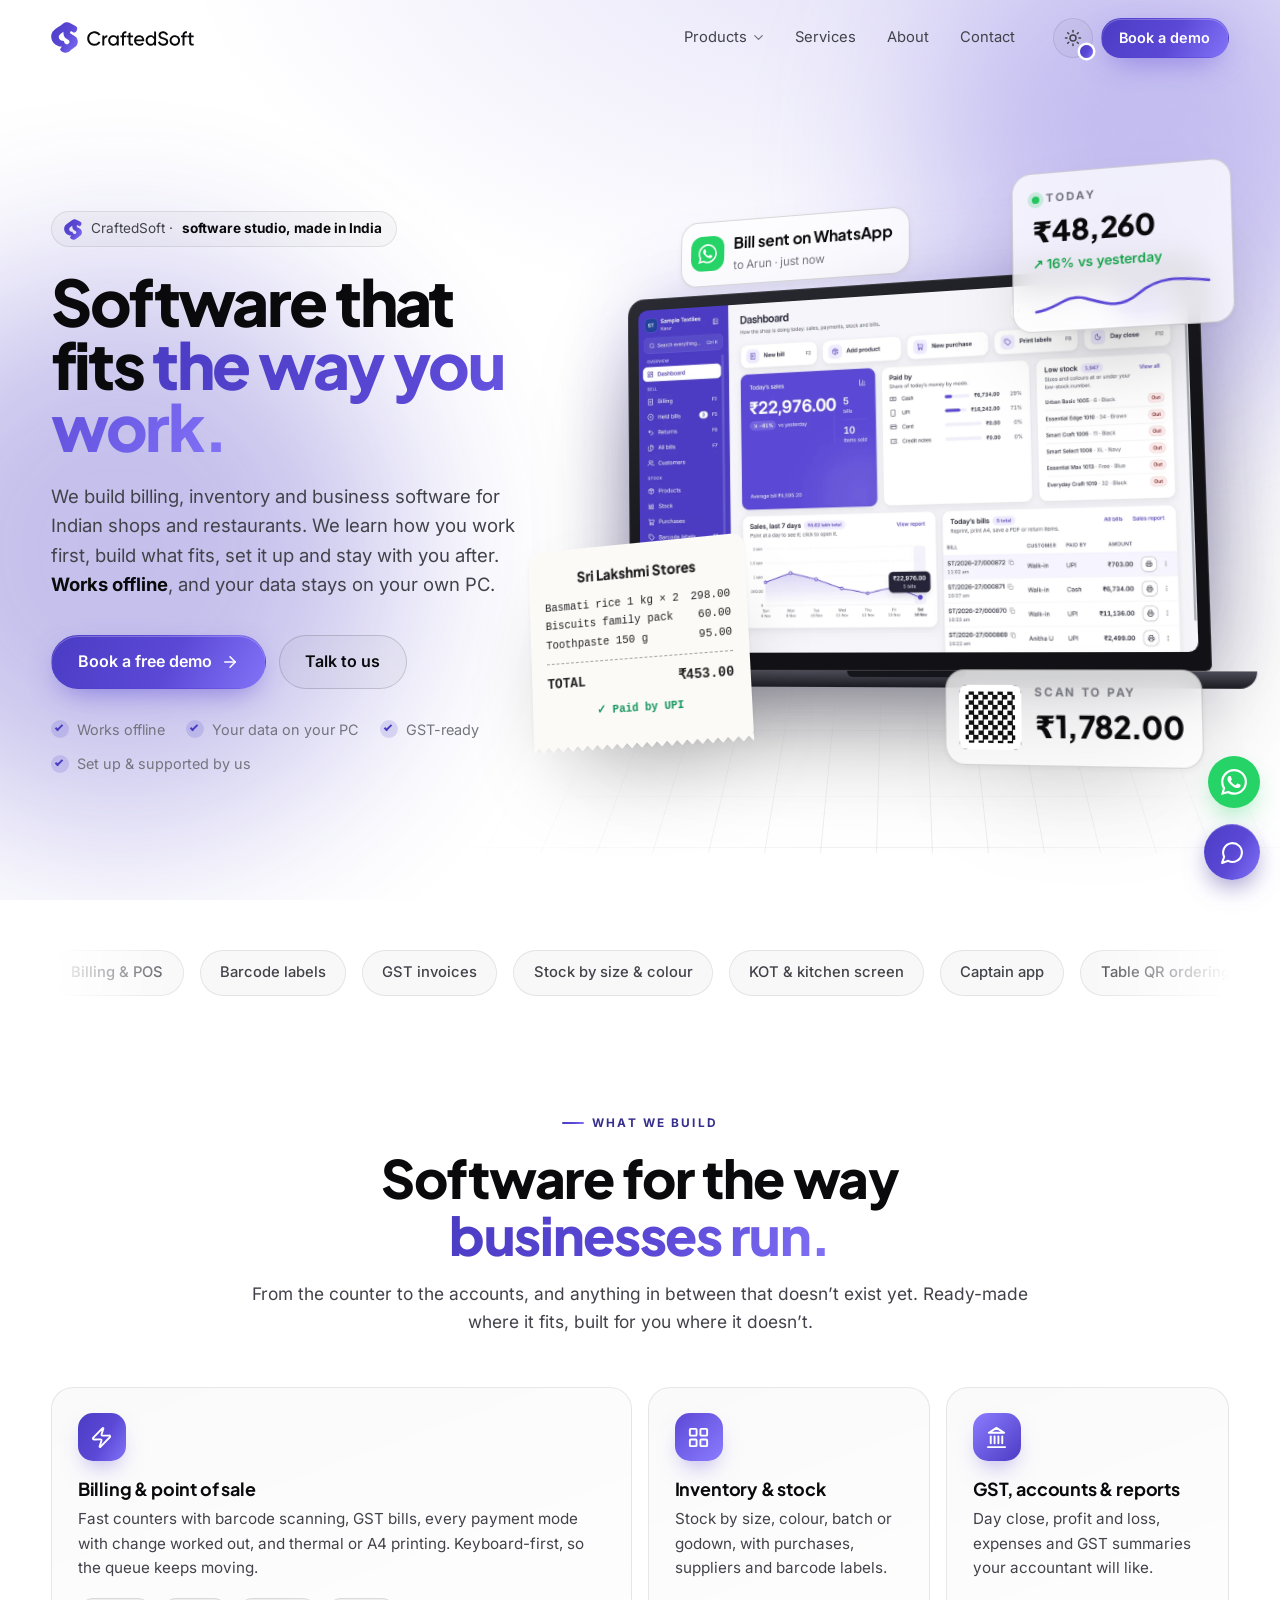
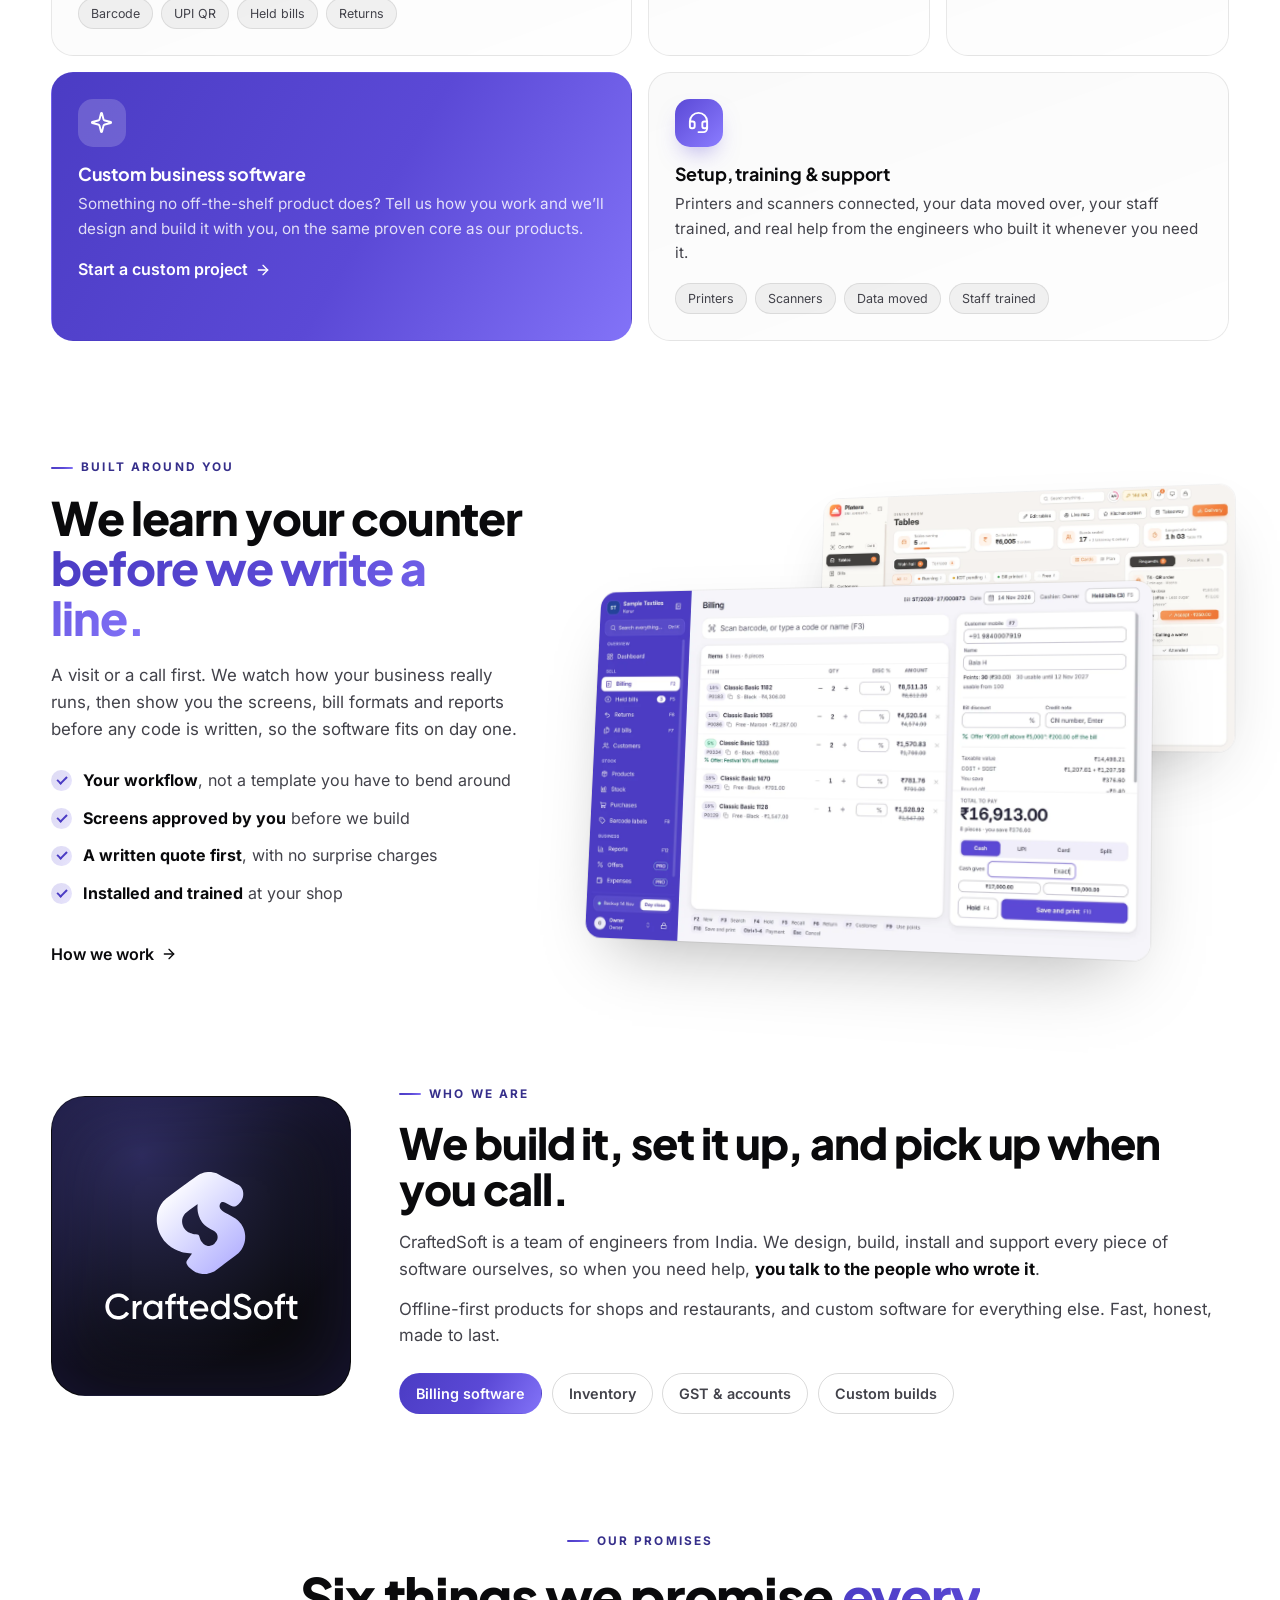
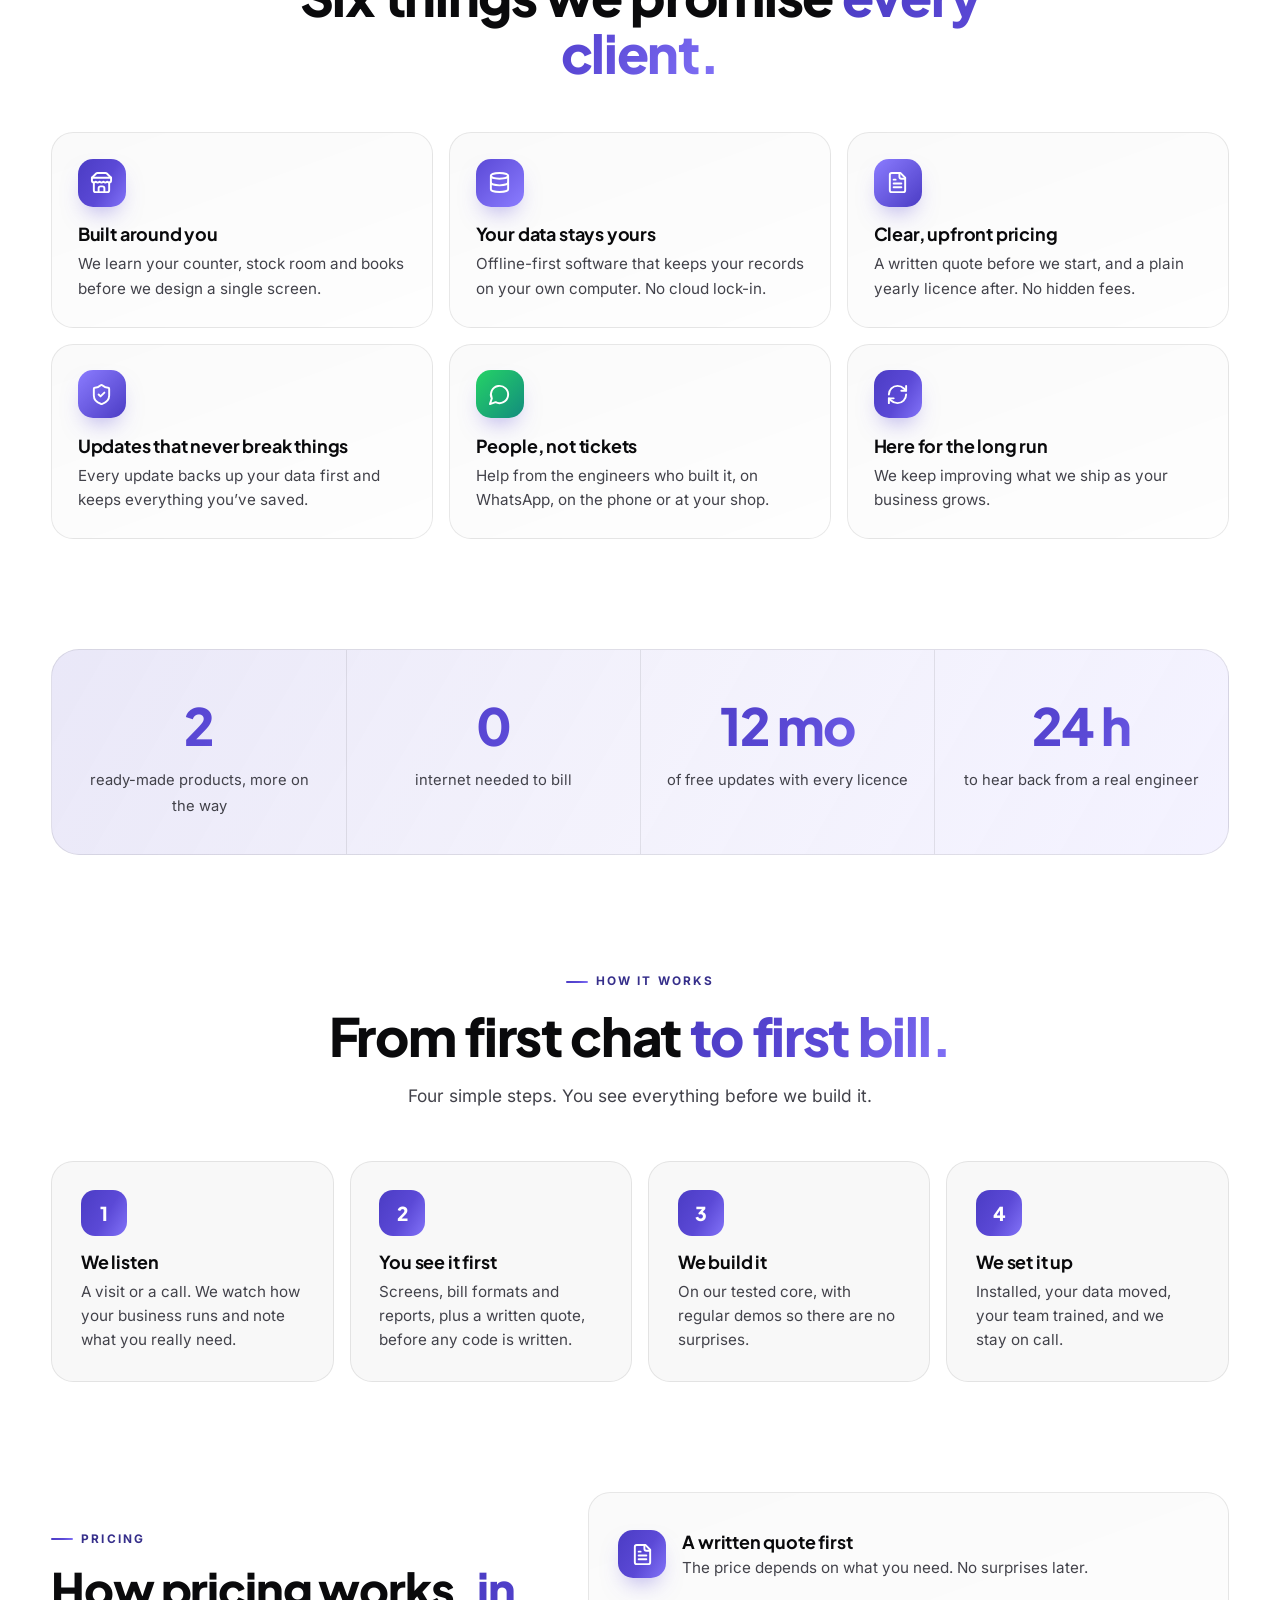
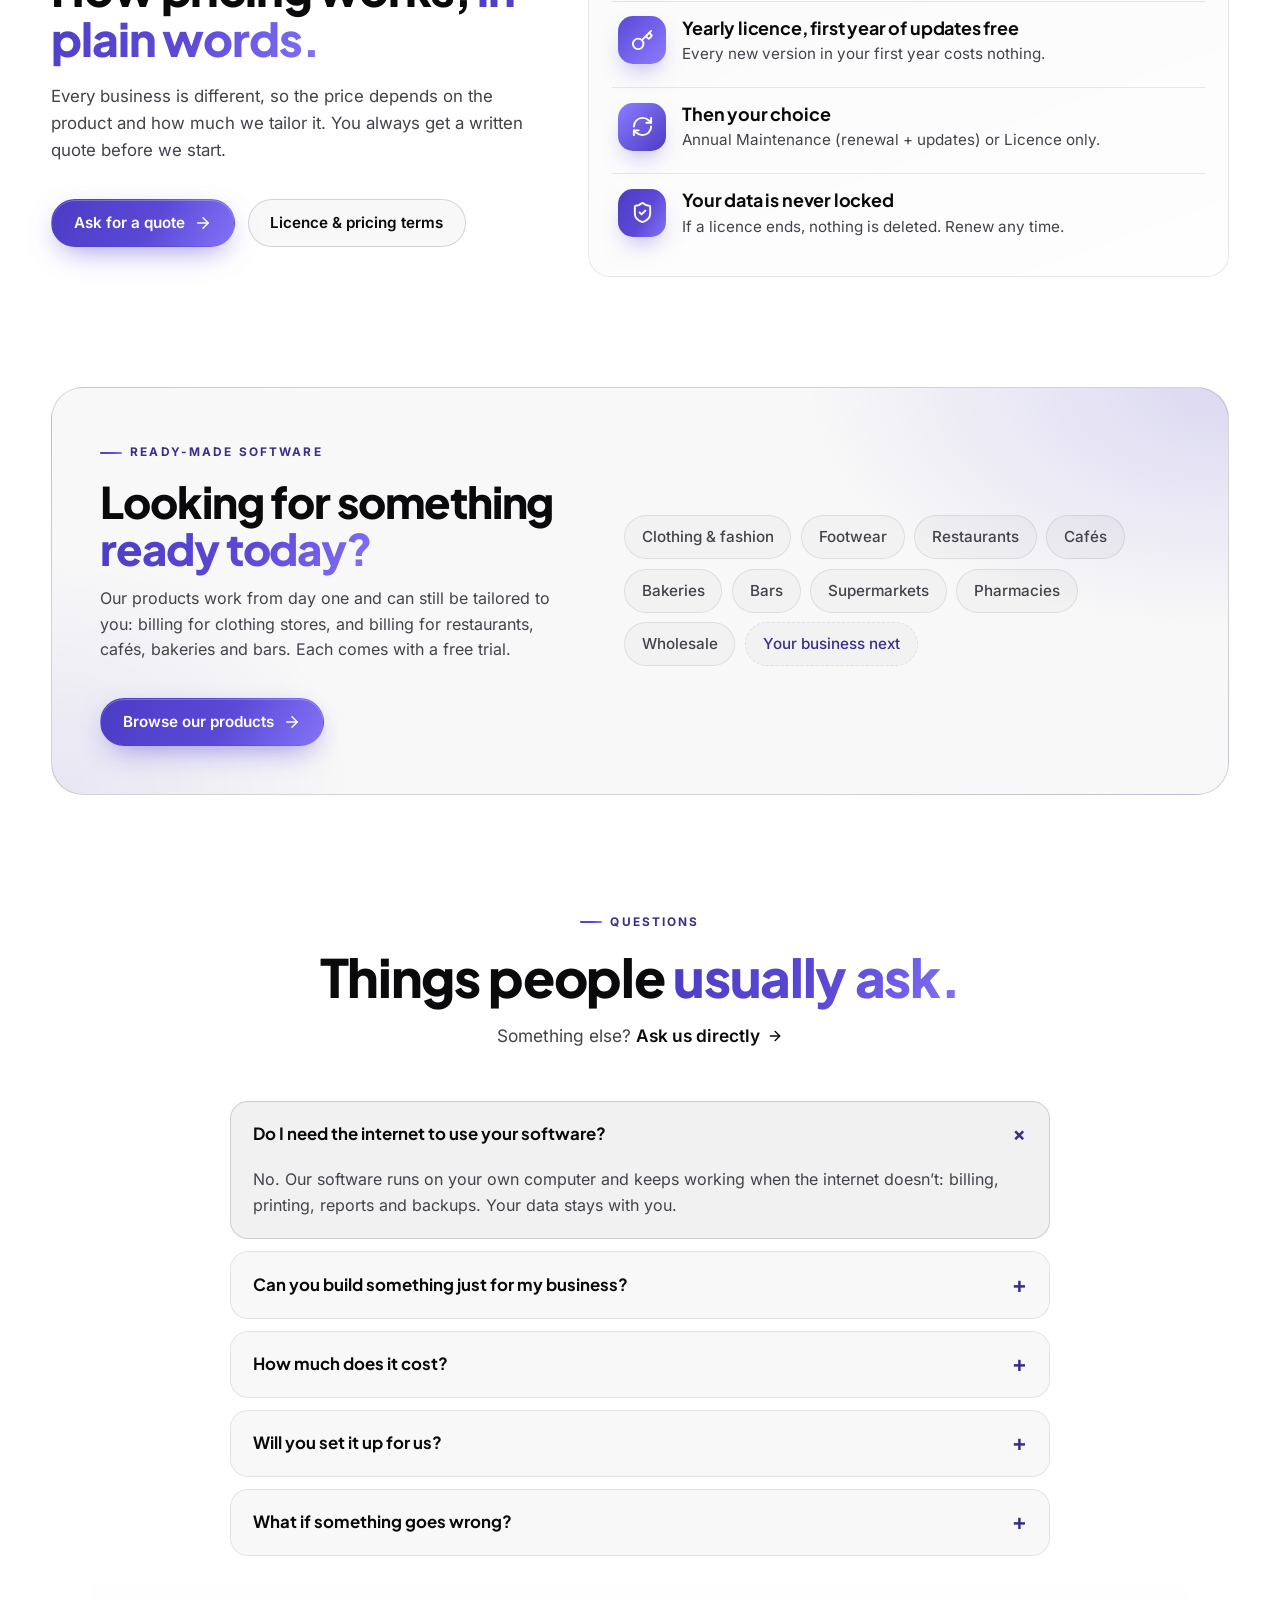
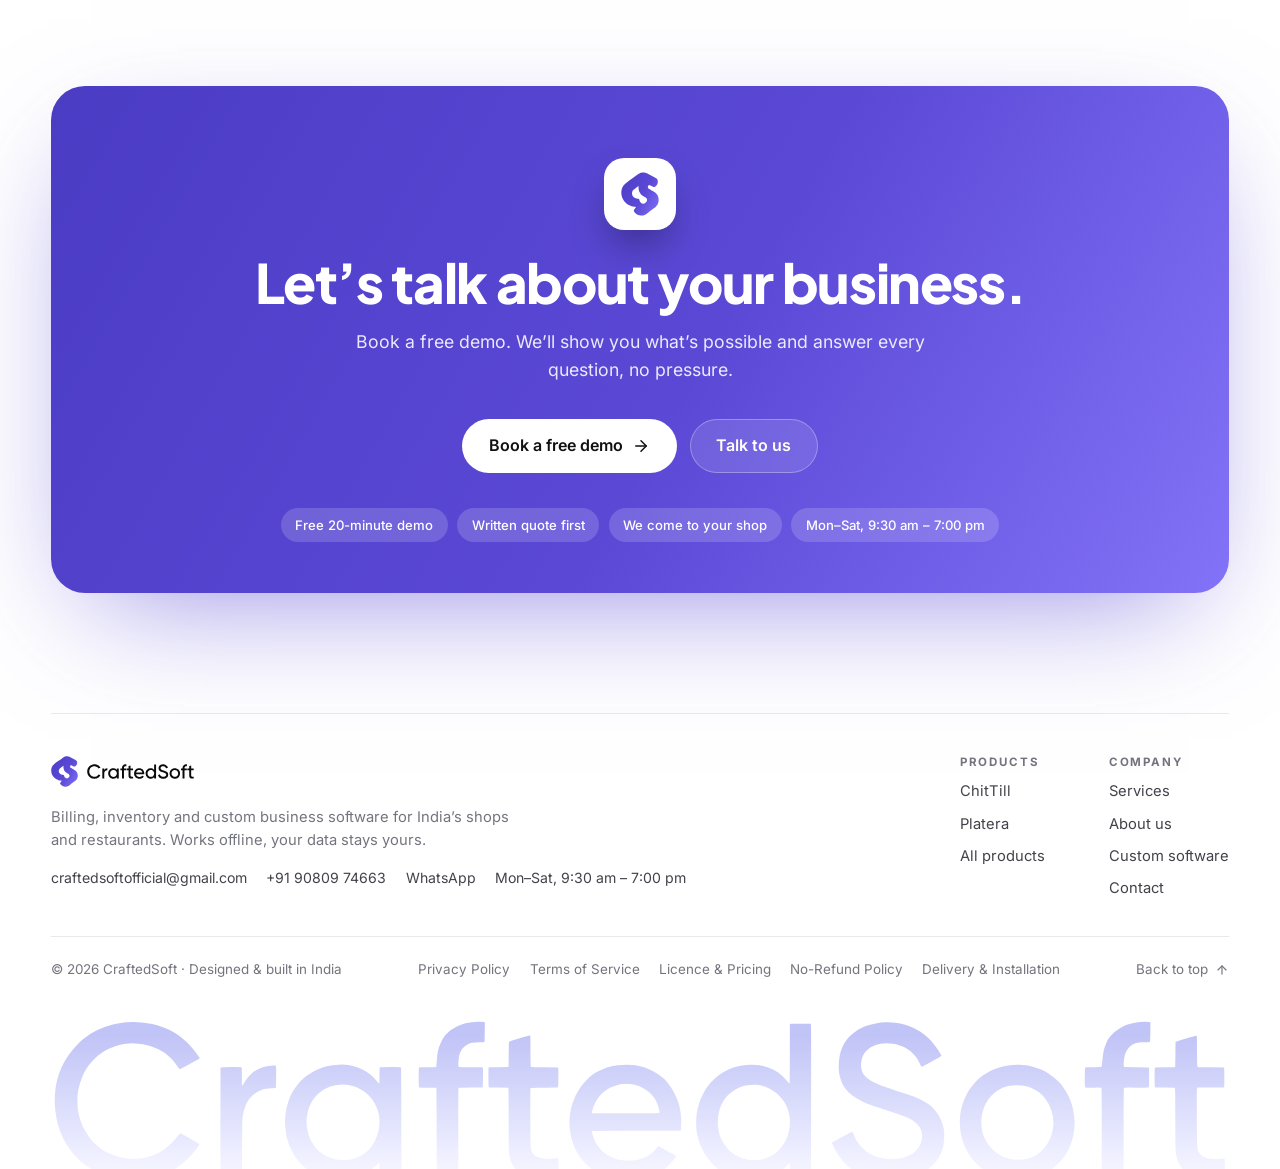
<file: index.html>
<!doctype html>
<html lang="en" data-root="">
<head>
  <meta charset="utf-8" />
  <meta name="viewport" content="width=device-width, initial-scale=1" />
  <title>CraftedSoft · Software crafted around your business</title>
  <meta name="description" content="CraftedSoft is a software studio from India building billing, inventory and business software around the way you work: offline-first, clear pricing and real support from the engineers who built it." />
  <meta name="theme-color" content="#ffffff" />
  <link rel="icon" href="assets/img/logo.svg" type="image/svg+xml" />
  <!-- build:boot -->
<script>(function(){var d=document.documentElement;d.classList.add('js');var s='violet';try{var k=localStorage.getItem('cs-scheme');if(["violet","mono","aurora","ocean","forest","sunset"].indexOf(k)>=0)s=k}catch(e){}d.dataset.scheme=s;try{var t=localStorage.getItem('cs-theme');if(!t)t=matchMedia('(prefers-color-scheme: dark)').matches?'dark':'light';d.dataset.theme=t}catch(e){d.dataset.theme='light'}if(location.protocol!=='file:'){var v=document.createElement('style');v.textContent='@view-transition{navigation:auto}@media (prefers-reduced-motion:reduce){@view-transition{navigation:none}}';document.head.appendChild(v)}})()</script>
<!-- /build:boot -->
  <!-- build:head -->
<meta property="og:type" content="website" />
  <meta property="og:site_name" content="CraftedSoft" />
  <meta property="og:title" content="CraftedSoft · Software crafted around your business" />
  <meta property="og:description" content="CraftedSoft is a software studio from India building billing, inventory and business software around the way you work: offline-first, clear pricing and real support from the engineers who built it." />
  <meta property="og:image" content="assets/img/og/craftedsoft.png" />
  <meta property="og:image:width" content="1200" />
  <meta property="og:image:height" content="630" />
  <meta property="og:locale" content="en_IN" />
  <meta name="twitter:card" content="summary_large_image" />
  <link rel="apple-touch-icon" href="assets/img/apple-touch-icon.png" />
  <link rel="manifest" href="site.webmanifest" />
  <script type="application/ld+json">{"@context":"https://schema.org","@graph":[{"@type":"Organization","name":"CraftedSoft","email":"craftedsoftofficial@gmail.com","telephone":"+91 90809 74663","areaServed":"IN"},{"@type":"WebSite","name":"CraftedSoft"}]}</script>
<!-- /build:head -->
  <link rel="stylesheet" href="assets/css/style.css?v=e0066e8a" />
</head>
<body data-page="home">
  <!-- build:sprite -->
<svg width="0" height="0" style="position:absolute" aria-hidden="true" focusable="false"><defs><symbol id="i-arrow" viewBox="0 0 24 24"><path d="M5 12h14"/><path d="m12 5 7 7-7 7"/></symbol><symbol id="i-right" viewBox="0 0 24 24"><path d="m9 18 6-6-6-6"/></symbol><symbol id="i-down" viewBox="0 0 24 24"><path d="m6 9 6 6 6-6"/></symbol><symbol id="i-check" viewBox="0 0 24 24"><path d="M20 6 9 17l-5-5"/></symbol><symbol id="i-plus" viewBox="0 0 24 24"><path d="M5 12h14"/><path d="M12 5v14"/></symbol><symbol id="i-menu" viewBox="0 0 24 24"><line x1="4" x2="20" y1="7" y2="7"/><line x1="4" x2="20" y1="12" y2="12"/><line x1="4" x2="20" y1="17" y2="17"/></symbol><symbol id="i-x" viewBox="0 0 24 24"><path d="M18 6 6 18"/><path d="m6 6 12 12"/></symbol><symbol id="i-sun" viewBox="0 0 24 24"><circle cx="12" cy="12" r="4"/><path d="M12 2v2"/><path d="M12 20v2"/><path d="m4.93 4.93 1.41 1.41"/><path d="m17.66 17.66 1.41 1.41"/><path d="M2 12h2"/><path d="M20 12h2"/><path d="m6.34 17.66-1.41 1.41"/><path d="m19.07 4.93-1.41 1.41"/></symbol><symbol id="i-moon" viewBox="0 0 24 24"><path d="M12 3a6 6 0 0 0 9 9 9 9 0 1 1-9-9Z"/></symbol><symbol id="i-mail" viewBox="0 0 24 24"><rect width="20" height="16" x="2" y="4" rx="2"/><path d="m22 7-8.97 5.7a1.94 1.94 0 0 1-2.06 0L2 7"/></symbol><symbol id="i-phone" viewBox="0 0 24 24"><path d="M13.832 16.568a1 1 0 0 0 1.213-.303l.355-.465A2 2 0 0 1 17 15h3a2 2 0 0 1 2 2v3a2 2 0 0 1-2 2A18 18 0 0 1 2 4a2 2 0 0 1 2-2h3a2 2 0 0 1 2 2v3a2 2 0 0 1-.8 1.6l-.468.351a1 1 0 0 0-.292 1.233 14 14 0 0 0 6.392 6.384"/></symbol><symbol id="i-message" viewBox="0 0 24 24"><path d="M7.9 20A9 9 0 1 0 4 16.1L2 22Z"/></symbol><symbol id="i-pin" viewBox="0 0 24 24"><path d="M20 10c0 4.993-5.539 10.193-7.399 11.799a1 1 0 0 1-1.202 0C9.539 20.193 4 14.993 4 10a8 8 0 0 1 16 0"/><circle cx="12" cy="10" r="3"/></symbol><symbol id="i-clock" viewBox="0 0 24 24"><circle cx="12" cy="12" r="10"/><path d="M12 6v6l4 2"/></symbol><symbol id="i-wifioff" viewBox="0 0 24 24"><path d="M12 20h.01"/><path d="M8.5 16.429a5 5 0 0 1 7 0"/><path d="M5 12.859a10 10 0 0 1 5.17-2.69"/><path d="M19 12.859a10 10 0 0 0-2.007-1.523"/><path d="M2 8.82a15 15 0 0 1 4.177-2.643"/><path d="M22 8.82a15 15 0 0 0-11.288-3.764"/><path d="m2 2 20 20"/></symbol><symbol id="i-shield" viewBox="0 0 24 24"><path d="M20 13c0 5-3.5 7.5-7.66 8.95a1 1 0 0 1-.67-.01C7.5 20.5 4 18 4 13V6a1 1 0 0 1 1-1c2 0 4.5-1.2 6.24-2.72a1.17 1.17 0 0 1 1.52 0C14.51 3.81 17 5 19 5a1 1 0 0 1 1 1z"/><path d="m9 12 2 2 4-4"/></symbol><symbol id="i-headset" viewBox="0 0 24 24"><path d="M3 11h3a2 2 0 0 1 2 2v3a2 2 0 0 1-2 2H5a2 2 0 0 1-2-2v-5Zm0 0a9 9 0 1 1 18 0m0 0v5a2 2 0 0 1-2 2h-1a2 2 0 0 1-2-2v-3a2 2 0 0 1 2-2h3Z"/><path d="M21 16v2a4 4 0 0 1-4 4h-5"/></symbol><symbol id="i-grad" viewBox="0 0 24 24"><path d="M21.42 10.922a1 1 0 0 0-.019-1.838L12.83 5.18a2 2 0 0 0-1.66 0L2.6 9.08a1 1 0 0 0 0 1.832l8.57 3.908a2 2 0 0 0 1.66 0z"/><path d="M22 10v6"/><path d="M6 12.5V16a6 3 0 0 0 12 0v-3.5"/></symbol><symbol id="i-refresh" viewBox="0 0 24 24"><path d="M3 12a9 9 0 0 1 9-9 9.75 9.75 0 0 1 6.74 2.74L21 8"/><path d="M21 3v5h-5"/><path d="M21 12a9 9 0 0 1-9 9 9.75 9.75 0 0 1-6.74-2.74L3 16"/><path d="M8 16H3v5"/></symbol><symbol id="i-zap" viewBox="0 0 24 24"><path d="M4 14a1 1 0 0 1-.78-1.63l9.9-10.2a.5.5 0 0 1 .86.46l-1.92 6.02A1 1 0 0 0 13 10h7a1 1 0 0 1 .78 1.63l-9.9 10.2a.5.5 0 0 1-.86-.46l1.92-6.02A1 1 0 0 0 11 14z"/></symbol><symbol id="i-grid" viewBox="0 0 24 24"><rect width="7" height="7" x="3" y="3" rx="1"/><rect width="7" height="7" x="14" y="3" rx="1"/><rect width="7" height="7" x="14" y="14" rx="1"/><rect width="7" height="7" x="3" y="14" rx="1"/></symbol><symbol id="i-undo" viewBox="0 0 24 24"><path d="M9 14 4 9l5-5"/><path d="M4 9h10.5a5.5 5.5 0 0 1 5.5 5.5a5.5 5.5 0 0 1-5.5 5.5H11"/></symbol><symbol id="i-pause" viewBox="0 0 24 24"><circle cx="12" cy="12" r="10"/><line x1="10" x2="10" y1="15" y2="9"/><line x1="14" x2="14" y1="15" y2="9"/></symbol><symbol id="i-cart" viewBox="0 0 24 24"><circle cx="8" cy="21" r="1"/><circle cx="19" cy="21" r="1"/><path d="M2.05 2.05h2l2.66 12.42a2 2 0 0 0 2 1.58h9.78a2 2 0 0 0 1.95-1.57l1.65-7.43H5.12"/></symbol><symbol id="i-users" viewBox="0 0 24 24"><path d="M16 21v-2a4 4 0 0 0-4-4H6a4 4 0 0 0-4 4v2"/><circle cx="9" cy="7" r="4"/><path d="M22 21v-2a4 4 0 0 0-3-3.87"/><path d="M16 3.13a4 4 0 0 1 0 7.75"/></symbol><symbol id="i-db" viewBox="0 0 24 24"><ellipse cx="12" cy="5" rx="9" ry="3"/><path d="M3 5V19A9 3 0 0 0 21 19V5"/><path d="M3 12A9 3 0 0 0 21 12"/></symbol><symbol id="i-printer" viewBox="0 0 24 24"><path d="M6 18H4a2 2 0 0 1-2-2v-5a2 2 0 0 1 2-2h16a2 2 0 0 1 2 2v5a2 2 0 0 1-2 2h-2"/><path d="M6 9V3a1 1 0 0 1 1-1h10a1 1 0 0 1 1 1v6"/><rect x="6" y="14" width="12" height="8" rx="1"/></symbol><symbol id="i-wallet" viewBox="0 0 24 24"><path d="M19 7V4a1 1 0 0 0-1-1H5a2 2 0 0 0 0 4h15a1 1 0 0 1 1 1v4h-3a2 2 0 0 0 0 4h3a1 1 0 0 0 1-1v-2a1 1 0 0 0-1-1"/><path d="M3 5v14a2 2 0 0 0 2 2h15a1 1 0 0 0 1-1v-4"/></symbol><symbol id="i-files" viewBox="0 0 24 24"><path d="M20 7h-3a2 2 0 0 1-2-2V2"/><path d="M9 18a2 2 0 0 1-2-2V4a2 2 0 0 1 2-2h7l4 4v10a2 2 0 0 1-2 2Z"/><path d="M3 7.6v12.8A1.6 1.6 0 0 0 4.6 22h9.8"/></symbol><symbol id="i-percent" viewBox="0 0 24 24"><line x1="19" x2="5" y1="5" y2="19"/><circle cx="6.5" cy="6.5" r="2.5"/><circle cx="17.5" cy="17.5" r="2.5"/></symbol><symbol id="i-landmark" viewBox="0 0 24 24"><line x1="3" x2="21" y1="22" y2="22"/><line x1="6" x2="6" y1="18" y2="11"/><line x1="10" x2="10" y1="18" y2="11"/><line x1="14" x2="14" y1="18" y2="11"/><line x1="18" x2="18" y1="18" y2="11"/><polygon points="12 2 20 7 4 7"/></symbol><symbol id="i-monitor" viewBox="0 0 24 24"><rect width="20" height="14" x="2" y="3" rx="2"/><line x1="8" x2="16" y1="21" y2="21"/><line x1="12" x2="12" y1="17" y2="21"/></symbol><symbol id="i-sparkles" viewBox="0 0 24 24"><path d="M9.937 15.5A2 2 0 0 0 8.5 14.063l-6.135-1.582a.5.5 0 0 1 0-.962L8.5 9.936A2 2 0 0 0 9.937 8.5l1.582-6.135a.5.5 0 0 1 .963 0L14.063 8.5A2 2 0 0 0 15.5 9.937l6.135 1.581a.5.5 0 0 1 0 .964L15.5 14.063a2 2 0 0 0-1.437 1.437l-1.582 6.135a.5.5 0 0 1-.963 0z"/></symbol><symbol id="i-calendar" viewBox="0 0 24 24"><path d="M8 2v4"/><path d="M16 2v4"/><rect width="18" height="18" x="3" y="4" rx="2"/><path d="M3 10h18"/></symbol><symbol id="i-layers" viewBox="0 0 24 24"><path d="m12.83 2.18a2 2 0 0 0-1.66 0L2.6 6.08a1 1 0 0 0 0 1.83l8.58 3.91a2 2 0 0 0 1.66 0l8.58-3.9a1 1 0 0 0 0-1.83Z"/><path d="m22 17.65-9.17 4.16a2 2 0 0 1-1.66 0L2 17.65"/><path d="m22 12.65-9.17 4.16a2 2 0 0 1-1.66 0L2 12.65"/></symbol><symbol id="i-store" viewBox="0 0 24 24"><path d="m2 7 4.41-4.41A2 2 0 0 1 7.83 2h8.34a2 2 0 0 1 1.42.59L22 7"/><path d="M4 12v8a2 2 0 0 0 2 2h12a2 2 0 0 0 2-2v-8"/><path d="M15 22v-4a2 2 0 0 0-2-2h-2a2 2 0 0 0-2 2v4"/><path d="M2 7h20"/><path d="M22 7v3a2 2 0 0 1-2 2a2.7 2.7 0 0 1-1.59-.63.7.7 0 0 0-.82 0A2.7 2.7 0 0 1 16 12a2.7 2.7 0 0 1-1.59-.63.7.7 0 0 0-.82 0A2.7 2.7 0 0 1 12 12a2.7 2.7 0 0 1-1.59-.63.7.7 0 0 0-.82 0A2.7 2.7 0 0 1 8 12a2.7 2.7 0 0 1-1.59-.63.7.7 0 0 0-.82 0A2.7 2.7 0 0 1 4 12a2 2 0 0 1-2-2V7"/></symbol><symbol id="i-whatsapp" viewBox="0 0 24 24"><path fill="currentColor" stroke="none" d="M17.472 14.382c-.297-.149-1.758-.867-2.03-.967-.273-.099-.471-.148-.67.15-.197.297-.767.966-.94 1.164-.173.199-.347.223-.644.075-.297-.15-1.255-.463-2.39-1.475-.883-.788-1.48-1.761-1.653-2.059-.173-.297-.018-.458.13-.606.134-.133.298-.347.446-.52.149-.174.198-.298.298-.497.099-.198.05-.371-.025-.52-.075-.149-.669-1.612-.916-2.207-.242-.579-.487-.5-.669-.51-.173-.008-.371-.01-.57-.01-.198 0-.52.074-.792.372-.272.297-1.04 1.016-1.04 2.479 0 1.462 1.065 2.875 1.213 3.074.149.198 2.096 3.2 5.077 4.487.709.306 1.262.489 1.694.625.712.227 1.36.195 1.871.118.571-.085 1.758-.719 2.006-1.413.248-.694.248-1.289.173-1.413-.074-.124-.272-.198-.57-.347m-5.421 7.403h-.004a9.87 9.87 0 0 1-5.031-1.378l-.361-.214-3.741.982.998-3.648-.235-.374a9.86 9.86 0 0 1-1.51-5.26c.001-5.45 4.436-9.884 9.888-9.884 2.64 0 5.122 1.03 6.988 2.898a9.825 9.825 0 0 1 2.893 6.994c-.003 5.45-4.437 9.884-9.885 9.884m8.413-18.297A11.815 11.815 0 0 0 12.05 0C5.495 0 .16 5.335.157 11.892c0 2.096.547 4.142 1.588 5.945L.057 24l6.305-1.654a11.882 11.882 0 0 0 5.683 1.448h.005c6.554 0 11.89-5.335 11.893-11.893a11.821 11.821 0 0 0-3.48-8.413Z"/></symbol><symbol id="i-file" viewBox="0 0 24 24"><path d="M15 2H6a2 2 0 0 0-2 2v16a2 2 0 0 0 2 2h12a2 2 0 0 0 2-2V7Z"/><path d="M14 2v4a2 2 0 0 0 2 2h4"/><path d="M10 9H8"/><path d="M16 13H8"/><path d="M16 17H8"/></symbol><symbol id="i-key" viewBox="0 0 24 24"><path d="m15.5 7.5 2.3 2.3a1 1 0 0 0 1.4 0l2.1-2.1a1 1 0 0 0 0-1.4L19 4"/><path d="m21 2-9.6 9.6"/><circle cx="7.5" cy="15.5" r="5.5"/></symbol><symbol id="i-scale" viewBox="0 0 24 24"><path d="m16 16 3-8 3 8c-.87.65-1.92 1-3 1s-2.13-.35-3-1Z"/><path d="m2 16 3-8 3 8c-.87.65-1.92 1-3 1s-2.13-.35-3-1Z"/><path d="M7 21h10"/><path d="M12 3v18"/><path d="M3 7h2c2 0 5-1 7-2 2 1 5 2 7 2h2"/></symbol><symbol id="i-truck" viewBox="0 0 24 24"><path d="M14 18V6a2 2 0 0 0-2-2H4a2 2 0 0 0-2 2v11a1 1 0 0 0 1 1h2"/><path d="M15 18H9"/><path d="M19 18h2a1 1 0 0 0 1-1v-3.65a1 1 0 0 0-.22-.624l-3.48-4.35A1 1 0 0 0 17.52 8H14"/><circle cx="17" cy="18" r="2"/><circle cx="7" cy="18" r="2"/></symbol><symbol id="i-linkedin" viewBox="0 0 24 24"><path d="M16 8a6 6 0 0 1 6 6v7h-4v-7a2 2 0 0 0-2-2 2 2 0 0 0-2 2v7h-4v-7a6 6 0 0 1 6-6z"/><rect width="4" height="12" x="2" y="9"/><circle cx="4" cy="4" r="2"/></symbol><symbol id="i-github" viewBox="0 0 24 24"><path d="M15 22v-4a4.8 4.8 0 0 0-1-3.5c3 0 6-2 6-5.5.08-1.25-.27-2.48-1-3.5.28-1.15.28-2.35 0-3.5 0 0-1 0-3 1.5-2.64-.5-5.36-.5-8 0C6 2 5 2 5 2c-.3 1.15-.3 2.35 0 3.5A5.403 5.403 0 0 0 4 9c0 3.5 3 5.5 6 5.5-.39.49-.68 1.05-.85 1.65-.17.6-.22 1.23-.15 1.85v4"/><path d="M9 18c-4.51 2-5-2-7-2"/></symbol><symbol id="i-search" viewBox="0 0 24 24"><circle cx="11" cy="11" r="8"/><path d="m21 21-4.3-4.3"/></symbol><symbol id="i-download" viewBox="0 0 24 24"><path d="M12 15V3"/><path d="M21 15v4a2 2 0 0 1-2 2H5a2 2 0 0 1-2-2v-4"/><path d="m7 10 5 5 5-5"/></symbol><symbol id="i-star" viewBox="0 0 24 24"><path d="M11.525 2.295a.53.53 0 0 1 .95 0l2.31 4.679a2.123 2.123 0 0 0 1.595 1.16l5.166.756a.53.53 0 0 1 .294.904l-3.736 3.638a2.123 2.123 0 0 0-.611 1.878l.882 5.14a.53.53 0 0 1-.771.56l-4.618-2.428a2.122 2.122 0 0 0-1.973 0L6.396 21.01a.53.53 0 0 1-.77-.56l.881-5.139a2.122 2.122 0 0 0-.611-1.879L2.16 9.795a.53.53 0 0 1 .294-.906l5.165-.755a2.122 2.122 0 0 0 1.597-1.16z"/></symbol><symbol id="i-scan" viewBox="0 0 24 24"><path d="M3 7V5a2 2 0 0 1 2-2h2"/><path d="M17 3h2a2 2 0 0 1 2 2v2"/><path d="M21 17v2a2 2 0 0 1-2 2h-2"/><path d="M7 21H5a2 2 0 0 1-2-2v-2"/><path d="M8 7v10"/><path d="M12 7v10"/><path d="M17 7v10"/></symbol><symbol id="i-send" viewBox="0 0 24 24"><path d="M14.536 21.686a.5.5 0 0 0 .937-.024l6.5-19a.496.496 0 0 0-.635-.635l-19 6.5a.5.5 0 0 0-.024.937l7.93 3.18a2 2 0 0 1 1.112 1.11z"/><path d="m21.854 2.147-10.94 10.939"/></symbol></defs></svg>
<!-- /build:sprite -->
  <div class="aurora" aria-hidden="true"><span></span><span></span><span></span></div>
  <a class="skip" href="#main">Skip to content</a>
  <!-- build:header -->
<header class="nav" id="hdr">
    <div class="nav-in">
      <a class="brand" href="./" aria-label="CraftedSoft home"><span class="logo-mark" aria-hidden="true"></span><span class="logo-word" aria-hidden="true"></span></a>
      <nav class="nav-links" aria-label="Main"><div class="pmenu">
        <button type="button" class="pmenu-btn" aria-expanded="false" aria-controls="pmenu-panel"><span>Products</span><svg class="i" aria-hidden="true"><use href="#i-down"/></svg></button>
        <div class="pmenu-panel" id="pmenu-panel" hidden>
          <div class="pmenu-list"><div class="pmenu-head">Products</div><a class="pmenu-item" href="products/chittill/" data-i="0" style="--pc:#5b49d6"><img src="assets/img/chittill/chittill-icon.webp" alt="" width="34" height="34"><span><b>ChitTill</b><small>For shops</small></span></a><a class="pmenu-item" href="products/platera/" data-i="1" style="--pc:#f26b1d"><img src="assets/img/platera/platera-icon.webp" alt="" width="34" height="34"><span><b>Platera</b><small>For restaurants</small></span></a><div class="pmenu-sep"></div><a class="pmenu-extra" href="products/"><i><svg class="i" aria-hidden="true"><use href="#i-grid"/></svg></i>All products</a><a class="pmenu-extra" href="contact/?interest=custom"><i><svg class="i" aria-hidden="true"><use href="#i-plus"/></svg></i>Custom software</a></div>
          <div class="pmenu-preview"><div class="pmenu-pane" data-i="0" style="--pc:#5b49d6" hidden><img src="assets/img/chittill/dashboard-sm.webp" alt="" loading="lazy" width="1440" height="900"><b>ChitTill · Billing made for clothing stores</b><ul><li>Keyboard-first counter</li><li>Stock by size &amp; colour</li><li>GST done right</li></ul><a class="pmenu-go" href="products/chittill/">Explore ChitTill <svg class="i" aria-hidden="true"><use href="#i-arrow"/></svg></a></div><div class="pmenu-pane" data-i="1" style="--pc:#f26b1d" hidden><img src="assets/img/platera/tables-sm.webp" alt="" loading="lazy" width="1440" height="900"><b>Platera · Billing made for restaurants</b><ul><li>Tables &amp; KOTs</li><li>Kitchen screen</li><li>Captain app &amp; table QR</li></ul><a class="pmenu-go" href="products/platera/">Explore Platera <svg class="i" aria-hidden="true"><use href="#i-arrow"/></svg></a></div></div>
        </div>
      </div><a href="services/">Services</a><a href="about/">About</a><a href="contact/">Contact</a></nav>
      <div class="nav-act">
        <div class="appdd">
          <button type="button" class="icon-btn appbtn" aria-expanded="false" aria-controls="apppop" aria-label="Appearance: mode and colour" title="Appearance"><svg class="i i-sun" aria-hidden="true"><use href="#i-sun"/></svg><svg class="i i-moon" aria-hidden="true"><use href="#i-moon"/></svg><span class="appbtn__dot" aria-hidden="true"></span></button>
          <div class="apppop" id="apppop" role="dialog" aria-label="Appearance" hidden>
            <div class="apppop__head"><b>Appearance</b><small>Saved on this device</small></div>
            <div class="appear__label">Mode</div><div class="appear__seg" role="group" aria-label="Mode"><button type="button" data-mode-pick="light" aria-pressed="false"><svg class="i" aria-hidden="true"><use href="#i-sun"/></svg><span>Light</span></button><button type="button" data-mode-pick="dark" aria-pressed="false"><svg class="i" aria-hidden="true"><use href="#i-moon"/></svg><span>Dark</span></button><button type="button" data-mode-pick="auto" aria-pressed="true"><svg class="i" aria-hidden="true"><use href="#i-monitor"/></svg><span>Auto</span></button></div><div class="appear__label">Colour</div><div class="appear__grid" role="group" aria-label="Colour scheme"><button type="button" class="appear__sw" data-scheme-pick="violet" style="--sw:linear-gradient(135deg, #4b3cc4, #5b49d6 55%, #8b7cff)" aria-pressed="true"><span class="appear__pv" aria-hidden="true"><i></i><i></i><i></i><i></i></span><span class="appear__name">Violet</span><span class="appear__tick" aria-hidden="true"><svg class="i" aria-hidden="true"><use href="#i-check"/></svg></span></button><button type="button" class="appear__sw" data-scheme-pick="mono" style="--sw:var(--text)" aria-pressed="false"><span class="appear__pv" aria-hidden="true"><i></i><i></i><i></i><i></i></span><span class="appear__name">Mono</span><span class="appear__tick" aria-hidden="true"><svg class="i" aria-hidden="true"><use href="#i-check"/></svg></span></button><button type="button" class="appear__sw" data-scheme-pick="aurora" style="--sw:linear-gradient(135deg, #6d5dfc, #c056f5 55%, #ff6fa8)" aria-pressed="false"><span class="appear__pv" aria-hidden="true"><i></i><i></i><i></i><i></i></span><span class="appear__name">Aurora</span><span class="appear__tick" aria-hidden="true"><svg class="i" aria-hidden="true"><use href="#i-check"/></svg></span></button><button type="button" class="appear__sw" data-scheme-pick="ocean" style="--sw:linear-gradient(135deg, #0ea5e9, #6366f1 55%, #a855f7)" aria-pressed="false"><span class="appear__pv" aria-hidden="true"><i></i><i></i><i></i><i></i></span><span class="appear__name">Ocean</span><span class="appear__tick" aria-hidden="true"><svg class="i" aria-hidden="true"><use href="#i-check"/></svg></span></button><button type="button" class="appear__sw" data-scheme-pick="forest" style="--sw:linear-gradient(135deg, #10b981, #14b8a6 55%, #0ea5e9)" aria-pressed="false"><span class="appear__pv" aria-hidden="true"><i></i><i></i><i></i><i></i></span><span class="appear__name">Forest</span><span class="appear__tick" aria-hidden="true"><svg class="i" aria-hidden="true"><use href="#i-check"/></svg></span></button><button type="button" class="appear__sw" data-scheme-pick="sunset" style="--sw:linear-gradient(135deg, #f59e0b, #f43f5e 55%, #ec4899)" aria-pressed="false"><span class="appear__pv" aria-hidden="true"><i></i><i></i><i></i><i></i></span><span class="appear__name">Sunset</span><span class="appear__tick" aria-hidden="true"><svg class="i" aria-hidden="true"><use href="#i-check"/></svg></span></button></div>
            <div class="apppop__foot"><button type="button" data-appear-reset><svg class="i" aria-hidden="true"><use href="#i-refresh"/></svg>Reset to default</button></div>
          </div>
        </div>
        <a class="btn btn-primary btn-sm nav-cta" href="contact/?interest=demo">Book a demo</a>
        <button type="button" class="nav-menu" aria-label="Open menu" aria-expanded="false" aria-controls="mnav"><span></span><span></span></button>
      </div>
    </div>
    <div class="mnav" id="mnav">
      <div class="mnav__links"><a href="./">Home</a><a href="products/">Products</a><a href="services/">Services</a><a href="about/">About</a><a href="contact/">Contact</a></div>
      <div class="mnav__prods"><a href="products/chittill/"><img src="assets/img/chittill/chittill-icon.webp" alt="" width="38" height="38"><span><b>ChitTill</b><small>Billing made for clothing stores</small></span></a><a href="products/platera/"><img src="assets/img/platera/platera-icon.webp" alt="" width="38" height="38"><span><b>Platera</b><small>Billing made for restaurants</small></span></a></div>
      <div class="mnav__appear"><div class="mnav__appear-head"><b>Appearance</b><button type="button" data-appear-reset>Reset</button></div><div class="appear__label">Mode</div><div class="appear__seg" role="group" aria-label="Mode"><button type="button" data-mode-pick="light" aria-pressed="false"><svg class="i" aria-hidden="true"><use href="#i-sun"/></svg><span>Light</span></button><button type="button" data-mode-pick="dark" aria-pressed="false"><svg class="i" aria-hidden="true"><use href="#i-moon"/></svg><span>Dark</span></button><button type="button" data-mode-pick="auto" aria-pressed="true"><svg class="i" aria-hidden="true"><use href="#i-monitor"/></svg><span>Auto</span></button></div><div class="appear__label">Colour</div><div class="appear__grid" role="group" aria-label="Colour scheme"><button type="button" class="appear__sw" data-scheme-pick="violet" style="--sw:linear-gradient(135deg, #4b3cc4, #5b49d6 55%, #8b7cff)" aria-pressed="true"><span class="appear__pv" aria-hidden="true"><i></i><i></i><i></i><i></i></span><span class="appear__name">Violet</span><span class="appear__tick" aria-hidden="true"><svg class="i" aria-hidden="true"><use href="#i-check"/></svg></span></button><button type="button" class="appear__sw" data-scheme-pick="mono" style="--sw:var(--text)" aria-pressed="false"><span class="appear__pv" aria-hidden="true"><i></i><i></i><i></i><i></i></span><span class="appear__name">Mono</span><span class="appear__tick" aria-hidden="true"><svg class="i" aria-hidden="true"><use href="#i-check"/></svg></span></button><button type="button" class="appear__sw" data-scheme-pick="aurora" style="--sw:linear-gradient(135deg, #6d5dfc, #c056f5 55%, #ff6fa8)" aria-pressed="false"><span class="appear__pv" aria-hidden="true"><i></i><i></i><i></i><i></i></span><span class="appear__name">Aurora</span><span class="appear__tick" aria-hidden="true"><svg class="i" aria-hidden="true"><use href="#i-check"/></svg></span></button><button type="button" class="appear__sw" data-scheme-pick="ocean" style="--sw:linear-gradient(135deg, #0ea5e9, #6366f1 55%, #a855f7)" aria-pressed="false"><span class="appear__pv" aria-hidden="true"><i></i><i></i><i></i><i></i></span><span class="appear__name">Ocean</span><span class="appear__tick" aria-hidden="true"><svg class="i" aria-hidden="true"><use href="#i-check"/></svg></span></button><button type="button" class="appear__sw" data-scheme-pick="forest" style="--sw:linear-gradient(135deg, #10b981, #14b8a6 55%, #0ea5e9)" aria-pressed="false"><span class="appear__pv" aria-hidden="true"><i></i><i></i><i></i><i></i></span><span class="appear__name">Forest</span><span class="appear__tick" aria-hidden="true"><svg class="i" aria-hidden="true"><use href="#i-check"/></svg></span></button><button type="button" class="appear__sw" data-scheme-pick="sunset" style="--sw:linear-gradient(135deg, #f59e0b, #f43f5e 55%, #ec4899)" aria-pressed="false"><span class="appear__pv" aria-hidden="true"><i></i><i></i><i></i><i></i></span><span class="appear__name">Sunset</span><span class="appear__tick" aria-hidden="true"><svg class="i" aria-hidden="true"><use href="#i-check"/></svg></span></button></div></div>
      <a class="btn btn-primary btn-lg" href="contact/?interest=demo">Book a free demo <svg class="i" aria-hidden="true"><use href="#i-arrow"/></svg></a>
    </div>
  </header>
<!-- /build:header -->

  <main id="main">
    <!-- ===== Hero ===== -->
    <section class="hero">
      <div>
        <div class="eyebrow"><span class="logo-mark" aria-hidden="true"></span>CraftedSoft · <b>software studio, made in India</b></div>
        <h1>Software that fits <span class="grad">the way you work.</span></h1>
        <p class="lead">We build billing, inventory and business software for Indian shops and restaurants. We learn how you work first, build what fits, set it up and stay with you after. <b>Works offline</b>, and your data stays on your own PC.</p>
        <div class="cta-row">
          <a class="btn btn-primary btn-lg" href="contact/?interest=demo">Book a free demo <svg class="i"><use href="#i-arrow"/></svg></a>
          <a class="btn btn-ghost btn-lg" data-whatsapp="Hi CraftedSoft! I'd like to know which software fits my business." href="contact/">Talk to us</a>
        </div>
        <ul class="trust">
          <li><i></i>Works offline</li>
          <li><i></i>Your data on your PC</li>
          <li><i></i>GST-ready</li>
          <li><i></i>Set up &amp; supported by us</li>
        </ul>
      </div>
      <div class="stage" data-tilt-stage aria-hidden="true">
        <div class="floor"></div>
        <div class="scene">
          <div class="laptop">
            <div class="lid"><div class="bezel"><img class="on-light" src="assets/img/chittill/dashboard-sm.webp" alt="" width="1440" height="900" /><img class="on-dark" src="assets/img/chittill/dark-dashboard-sm.webp" alt="" width="1440" height="900" /></div></div>
            <div class="base"><span></span></div>
          </div>
          <div class="float f-wa"><span class="wa-ico"><svg class="i"><use href="#i-whatsapp"/></svg></span><div><div class="f-mid">Bill sent on WhatsApp</div><div class="f-small">to Arun · just now</div></div></div>
          <div class="float f-stat"><div class="f-label"><span class="dot"></span>TODAY</div><div class="f-big">₹48,260</div><div class="f-up">↗ 16% vs yesterday</div><svg class="spark" viewBox="0 0 160 34"><path d="M2 28 C 22 26, 30 12, 48 18 S 78 30, 96 16 S 130 4, 158 8" /></svg></div>
          <div class="float f-receipt"><div class="r-shop">Sri Lakshmi Stores</div><div class="r-line"><span>Basmati rice 1 kg × 2</span><span>298.00</span></div><div class="r-line"><span>Biscuits family pack</span><span>60.00</span></div><div class="r-line"><span>Toothpaste 150 g</span><span>95.00</span></div><div class="r-dash"></div><div class="r-total"><span>TOTAL</span><span>₹453.00</span></div><div class="r-paid">✓ Paid by UPI</div><div class="r-tear"></div></div>
          <div class="float f-qr"><div class="qr"></div><div><div class="f-label">SCAN TO PAY</div><div class="f-big">₹1,782.00</div></div></div>
        </div>
      </div>
    </section>

    <!-- ===== What our software handles ===== -->
    <div class="marquee" role="region" aria-label="What our software handles">
      <div class="marquee-track">
        <span>Billing &amp; POS</span><span>Barcode labels</span><span>GST invoices</span><span>Stock by size &amp; colour</span><span>KOT &amp; kitchen screen</span><span>Captain app</span><span>Table QR ordering</span><span>Offers &amp; loyalty</span><span>WhatsApp bills</span><span>Day close</span><span>Reports for your accountant</span><span>Daily backups</span><span>Custom software</span>
        <span aria-hidden="true">Billing &amp; POS</span><span aria-hidden="true">Barcode labels</span><span aria-hidden="true">GST invoices</span><span aria-hidden="true">Stock by size &amp; colour</span><span aria-hidden="true">KOT &amp; kitchen screen</span><span aria-hidden="true">Captain app</span><span aria-hidden="true">Table QR ordering</span><span aria-hidden="true">Offers &amp; loyalty</span><span aria-hidden="true">WhatsApp bills</span><span aria-hidden="true">Day close</span><span aria-hidden="true">Reports for your accountant</span><span aria-hidden="true">Daily backups</span><span aria-hidden="true">Custom software</span>
      </div>
    </div>

    <!-- ===== What we build ===== -->
    <section id="build">
      <div class="section-head reveal">
        <div class="kicker">What we build</div>
        <h2>Software for the way <span class="grad">businesses run.</span></h2>
        <p>From the counter to the accounts, and anything in between that doesn’t exist yet. Ready-made where it fits, built for you where it doesn’t.</p>
      </div>
      <div class="bento">
        <article class="card c-wide reveal" data-tilt>
          <div class="ico"><svg class="i"><use href="#i-zap"/></svg></div>
          <h3>Billing &amp; point of sale</h3>
          <p>Fast counters with barcode scanning, GST bills, every payment mode with change worked out, and thermal or A4 printing. Keyboard-first, so the queue keeps moving.</p>
          <div class="chips"><span>Barcode</span><span>UPI QR</span><span>Held bills</span><span>Returns</span></div>
        </article>
        <article class="card reveal" data-tilt>
          <div class="ico alt"><svg class="i"><use href="#i-grid"/></svg></div>
          <h3>Inventory &amp; stock</h3>
          <p>Stock by size, colour, batch or godown, with purchases, suppliers and barcode labels.</p>
        </article>
        <article class="card reveal" data-tilt>
          <div class="ico alt2"><svg class="i"><use href="#i-landmark"/></svg></div>
          <h3>GST, accounts &amp; reports</h3>
          <p>Day close, profit and loss, expenses and GST summaries your accountant will like.</p>
        </article>
        <article class="card c-wide c-feature reveal" data-tilt>
          <div class="ico"><svg class="i"><use href="#i-sparkles"/></svg></div>
          <h3>Custom business software</h3>
          <p>Something no off-the-shelf product does? Tell us how you work and we’ll design and build it with you, on the same proven core as our products.</p>
          <a class="link" href="contact/?interest=custom">Start a custom project <svg class="i"><use href="#i-arrow"/></svg></a>
        </article>
        <article class="card c-wide reveal" data-tilt>
          <div class="ico alt"><svg class="i"><use href="#i-headset"/></svg></div>
          <h3>Setup, training &amp; support</h3>
          <p>Printers and scanners connected, your data moved over, your staff trained, and real help from the engineers who built it whenever you need it.</p>
          <div class="chips"><span>Printers</span><span>Scanners</span><span>Data moved</span><span>Staff trained</span></div>
        </article>
      </div>
    </section>

    <!-- ===== How we build ===== -->
    <section class="split" id="approach">
      <div class="reveal">
        <div class="kicker">Built around you</div>
        <h2>We learn your counter <span class="grad">before we write a line.</span></h2>
        <p>A visit or a call first. We watch how your business really runs, then show you the screens, bill formats and reports before any code is written, so the software fits on day one.</p>
        <ul class="ticks">
          <li><b>Your workflow</b>, not a template you have to bend around</li>
          <li><b>Screens approved by you</b> before we build</li>
          <li><b>A written quote first</b>, with no surprise charges</li>
          <li><b>Installed and trained</b> at your shop</li>
        </ul>
        <div class="cta-row"><a class="link" href="services/">How we work <svg class="i"><use href="#i-arrow"/></svg></a></div>
      </div>
      <div class="stack reveal" aria-hidden="true">
        <img class="stack-back on-light" src="assets/img/platera/tables-sm.webp" alt="" width="1440" height="900" loading="lazy" />
        <img class="stack-back on-dark" src="assets/img/platera/dark-tables-sm.webp" alt="" width="1440" height="900" loading="lazy" />
        <img class="stack-front on-light" src="assets/img/chittill/billing-sm.webp" alt="" width="1440" height="900" loading="lazy" />
        <img class="stack-front on-dark" src="assets/img/chittill/dark-billing-sm.webp" alt="" width="1440" height="900" loading="lazy" />
      </div>
    </section>

    <!-- ===== Who we are ===== -->
    <section class="about reveal" id="about">
      <div class="about-mark" aria-hidden="true"><span class="logo-mark"></span><span class="logo-word"></span></div>
      <div>
        <div class="kicker">Who we are</div>
        <h2>We build it, set it up, and pick up when you call.</h2>
        <p>CraftedSoft is a team of engineers from India. We design, build, install and support every piece of software ourselves, so when you need help, <b>you talk to the people who wrote it</b>.</p>
        <p>Offline-first products for shops and restaurants, and custom software for everything else. Fast, honest, made to last.</p>
        <div class="divisions"><span class="on">Billing software</span><span>Inventory</span><span>GST &amp; accounts</span><span>Custom builds</span></div>
      </div>
    </section>

    <!-- ===== Promises ===== -->
    <section id="promises">
      <div class="section-head reveal">
        <div class="kicker">Our promises</div>
        <h2>Six things we promise <span class="grad">every client.</span></h2>
      </div>
      <div class="promises">
        <article class="card reveal" data-tilt><div class="ico"><svg class="i"><use href="#i-store"/></svg></div><h3>Built around you</h3><p>We learn your counter, stock room and books before we design a single screen.</p></article>
        <article class="card reveal" data-tilt><div class="ico alt"><svg class="i"><use href="#i-db"/></svg></div><h3>Your data stays yours</h3><p>Offline-first software that keeps your records on your own computer. No cloud lock-in.</p></article>
        <article class="card reveal" data-tilt><div class="ico alt2"><svg class="i"><use href="#i-file"/></svg></div><h3>Clear, upfront pricing</h3><p>A written quote before we start, and a plain yearly licence after. No hidden fees.</p></article>
        <article class="card reveal" data-tilt><div class="ico alt2"><svg class="i"><use href="#i-shield"/></svg></div><h3>Updates that never break things</h3><p>Every update backs up your data first and keeps everything you’ve saved.</p></article>
        <article class="card reveal" data-tilt><div class="ico wa"><svg class="i"><use href="#i-message"/></svg></div><h3>People, not tickets</h3><p>Help from the engineers who built it, on WhatsApp, on the phone or at your shop.</p></article>
        <article class="card reveal" data-tilt><div class="ico"><svg class="i"><use href="#i-refresh"/></svg></div><h3>Here for the long run</h3><p>We keep improving what we ship as your business grows.</p></article>
      </div>
    </section>

    <!-- ===== Numbers ===== -->
    <section class="numbers reveal" aria-label="CraftedSoft in numbers">
      <div class="num"><b data-count="2">2</b><span>ready-made products, more on the way</span></div>
      <div class="num"><b>0</b><span>internet needed to bill</span></div>
      <div class="num"><b data-count="12" data-suffix=" mo">12 mo</b><span>of free updates with every licence</span></div>
      <div class="num"><b data-count="24" data-suffix=" h">24 h</b><span>to hear back from a real engineer</span></div>
    </section>

    <!-- ===== How a project works ===== -->
    <section class="steps-wrap" id="process">
      <div class="section-head reveal">
        <div class="kicker">How it works</div>
        <h2>From first chat <span class="grad">to first bill.</span></h2>
        <p>Four simple steps. You see everything before we build it.</p>
      </div>
      <div class="steps four">
        <div class="step reveal" data-tilt><span class="step-n">1</span><h3>We listen</h3><p>A visit or a call. We watch how your business runs and note what you really need.</p></div>
        <div class="step reveal" data-tilt><span class="step-n">2</span><h3>You see it first</h3><p>Screens, bill formats and reports, plus a written quote, before any code is written.</p></div>
        <div class="step reveal" data-tilt><span class="step-n">3</span><h3>We build it</h3><p>On our tested core, with regular demos so there are no surprises.</p></div>
        <div class="step reveal" data-tilt><span class="step-n">4</span><h3>We set it up</h3><p>Installed, your data moved, your team trained, and we stay on call.</p></div>
      </div>
    </section>

    <!-- ===== Pricing in plain words ===== -->
    <section class="split" id="pricing">
      <div class="reveal">
        <div class="kicker">Pricing</div>
        <h2>How pricing works, <span class="grad">in plain words.</span></h2>
        <p>Every business is different, so the price depends on the product and how much we tailor it. You always get a written quote before we start.</p>
        <div class="cta-row"><a class="btn btn-primary btn-md" href="contact/?interest=pricing">Ask for a quote <svg class="i"><use href="#i-arrow"/></svg></a><a class="btn btn-ghost btn-md" href="legal/licence/">Licence &amp; pricing terms</a></div>
      </div>
      <div class="price-card card reveal">
        <div class="price-row"><span class="ico"><svg class="i"><use href="#i-file"/></svg></span><div><h3>A written quote first</h3><p>The price depends on what you need. No surprises later.</p></div></div>
        <div class="price-row"><span class="ico alt"><svg class="i"><use href="#i-key"/></svg></span><div><h3>Yearly licence, first year of updates free</h3><p>Every new version in your first year costs nothing.</p></div></div>
        <div class="price-row"><span class="ico alt2"><svg class="i"><use href="#i-refresh"/></svg></span><div><h3>Then your choice</h3><p>Annual Maintenance (renewal + updates) or Licence only.</p></div></div>
        <div class="price-row"><span class="ico"><svg class="i"><use href="#i-shield"/></svg></span><div><h3>Your data is never locked</h3><p>If a licence ends, nothing is deleted. Renew any time.</p></div></div>
      </div>
    </section>

    <!-- ===== Products live on the Products page ===== -->
    <section class="sister reveal">
      <div class="sister-card">
        <div>
          <div class="kicker">Ready-made software</div>
          <h2>Looking for something <span class="grad">ready today?</span></h2>
          <p>Our products work from day one and can still be tailored to you: billing for clothing stores, and billing for restaurants, cafés, bakeries and bars. Each comes with a free trial.</p>
          <div class="cta-row"><a class="btn btn-primary btn-md" href="products/">Browse our products <svg class="i"><use href="#i-arrow"/></svg></a></div>
        </div>
        <div class="pills pills--grid" aria-label="Businesses we work with">
          <span>Clothing &amp; fashion</span><span>Footwear</span><span>Restaurants</span><span>Cafés</span><span>Bakeries</span><span>Bars</span><span>Supermarkets</span><span>Pharmacies</span><span>Wholesale</span><span>Your business next</span>
        </div>
      </div>
    </section>

    <!-- ===== Questions ===== -->
    <section id="faq">
      <div class="section-head reveal">
        <div class="kicker">Questions</div>
        <h2>Things people <span class="grad">usually ask.</span></h2>
        <p>Something else? <a class="link" href="contact/">Ask us directly <svg class="i"><use href="#i-arrow"/></svg></a></p>
      </div>
      <div class="faq-list reveal">
        <details open><summary>Do I need the internet to use your software?</summary><p>No. Our software runs on your own computer and keeps working when the internet doesn’t: billing, printing, reports and backups. Your data stays with you.</p></details>
        <details><summary>Can you build something just for my business?</summary><p>Yes, that’s what we do. Tell us how your business works and we’ll design the software around it, show you the screens first and send a written quote.</p></details>
        <details><summary>How much does it cost?</summary><p>It depends on the product and the customisation you need. We always send a written quote first. Licences are yearly, and the first year of updates is free.</p></details>
        <details><summary>Will you set it up for us?</summary><p>Yes. We install it, connect your printers and scanners, move your data from your old software and train your staff.</p></details>
        <details><summary>What if something goes wrong?</summary><p>Message us on WhatsApp or call. You talk to the engineers who built your software, and we can help remotely or at your shop.</p></details>
      </div>
    </section>

    <!-- ===== Call to action ===== -->
    <section class="cta reveal" id="contact">
      <div class="cta-card">
        <div class="cta-glow" aria-hidden="true"></div>
        <span class="cta-icon logo-tile" aria-hidden="true"><span class="logo-mark"></span></span>
        <h2>Let’s talk about your business.</h2>
        <p>Book a free demo. We’ll show you what’s possible and answer every question, no pressure.</p>
        <div class="cta-row center">
          <a class="btn btn-white btn-lg" href="contact/?interest=demo">Book a free demo <svg class="i"><use href="#i-arrow"/></svg></a>
          <a class="btn btn-ghost btn-lg" data-whatsapp="Hi CraftedSoft! I'd like to talk about software for my business." href="contact/">Talk to us</a>
        </div>
        <div class="reqs"><span>Free 20-minute demo</span><span>Written quote first</span><span>We come to your shop</span><span>Mon–Sat, 9:30 am – 7:00 pm</span></div>
      </div>
    </section>
  </main>

  <!-- build:footer -->
<footer class="footer">
    <div class="f-top">
      <div class="f-brand">
        <a class="brand" href="./" aria-label="CraftedSoft home"><span class="logo-mark" aria-hidden="true"></span><span class="logo-word" aria-hidden="true"></span></a>
        <p>Billing, inventory and custom business software for India’s shops and restaurants. Works offline, your data stays yours.</p>
        <div class="f-reach"><a href="mailto:craftedsoftofficial@gmail.com">craftedsoftofficial@gmail.com</a><a href="tel:+919080974663">+91 90809 74663</a><a href="https://wa.me/919080974663" target="_blank" rel="noopener">WhatsApp</a><span>Mon–Sat, 9:30 am – 7:00 pm</span></div>
      </div>
      <div class="f-cols">
        <nav class="f-col" aria-label="Products"><h4>Products</h4><a href="products/chittill/">ChitTill</a><a href="products/platera/">Platera</a><a href="products/">All products</a></nav>
        <nav class="f-col" aria-label="Company"><h4>Company</h4><a href="services/">Services</a><a href="about/">About us</a><a href="contact/?interest=custom">Custom software</a><a href="contact/">Contact</a></nav>
      </div>
    </div>
    <div class="f-bottom">
      <span>© 2026 CraftedSoft · Designed &amp; built in India</span>
      <nav class="f-legal" aria-label="Legal"><a href="legal/privacy/">Privacy Policy</a><a href="legal/terms/">Terms of Service</a><a href="legal/licence/">Licence & Pricing</a><a href="legal/refunds/">No-Refund Policy</a><a href="legal/delivery/">Delivery & Installation</a></nav>
      <button type="button" class="f-top-btn" data-to-top>Back to top <svg class="i" aria-hidden="true"><use href="#i-arrow"/></svg></button>
    </div>
    <div class="f-word logo-word" aria-hidden="true"></div>
  </footer>
  <a class="wa-fab" href="https://wa.me/919080974663" target="_blank" rel="noopener" data-wa="919080974663" aria-label="Chat with us on WhatsApp" data-track="WhatsApp">
    <span class="wa-fab__bubble" aria-hidden="true"><b>Questions?</b> Chat with us</span>
    <span class="wa-fab__btn"><svg class="i" aria-hidden="true"><use href="#i-whatsapp"/></svg></span>
  </a>
  <div class="help" id="cs-help">
    <span class="help__peek" aria-hidden="true"><b>Have a question?</b> Ask me</span>
    <button type="button" class="help__launch" aria-expanded="false" aria-controls="cs-help-panel" aria-label="Open CS Assistant"><svg class="i i-open" aria-hidden="true"><use href="#i-message"/></svg><svg class="i i-close" aria-hidden="true"><use href="#i-x"/></svg></button>
    <section class="help__panel" id="cs-help-panel" role="dialog" aria-label="CS Assistant" hidden>
      <header class="help__head">
        <span class="logo-tile" aria-hidden="true"><span class="logo-mark"></span></span>
        <span><b>CS Assistant</b><small>Instant answers, any time</small></span>
        <button type="button" class="help__reset" title="Start over" aria-label="Start over"><svg class="i" aria-hidden="true"><use href="#i-refresh"/></svg></button>
        <button type="button" class="help__close" aria-label="Close CS Assistant"><svg class="i" aria-hidden="true"><use href="#i-x"/></svg></button>
      </header>
      <div class="help__log" role="log" aria-live="polite"></div>
      <div class="help__chips" aria-label="Suggested questions"></div>
      <form class="help__form" autocomplete="off">
        <label class="sr-only" for="cs-help-q">Type your question</label>
        <input class="help__input" id="cs-help-q" type="text" maxlength="200" placeholder="Ask about products, pricing, setup…">
        <button type="submit" class="help__send" aria-label="Send"><svg class="i" aria-hidden="true"><use href="#i-send"/></svg></button>
      </form>
      <p class="help__foot">Need a person? <a href="contact/">Contact the team</a></p>
    </section>
  </div>
  <script src="assets/js/support-data.js?v=4de0f6cb" defer></script>
  <script src="assets/js/support.js?v=7210e188" defer></script>
<!-- /build:footer -->
  <script src="assets/js/site-data.js?v=d3c323a5"></script>
  <script src="assets/js/main.js?v=13795d3b"></script>
</body>
</html>
</file>
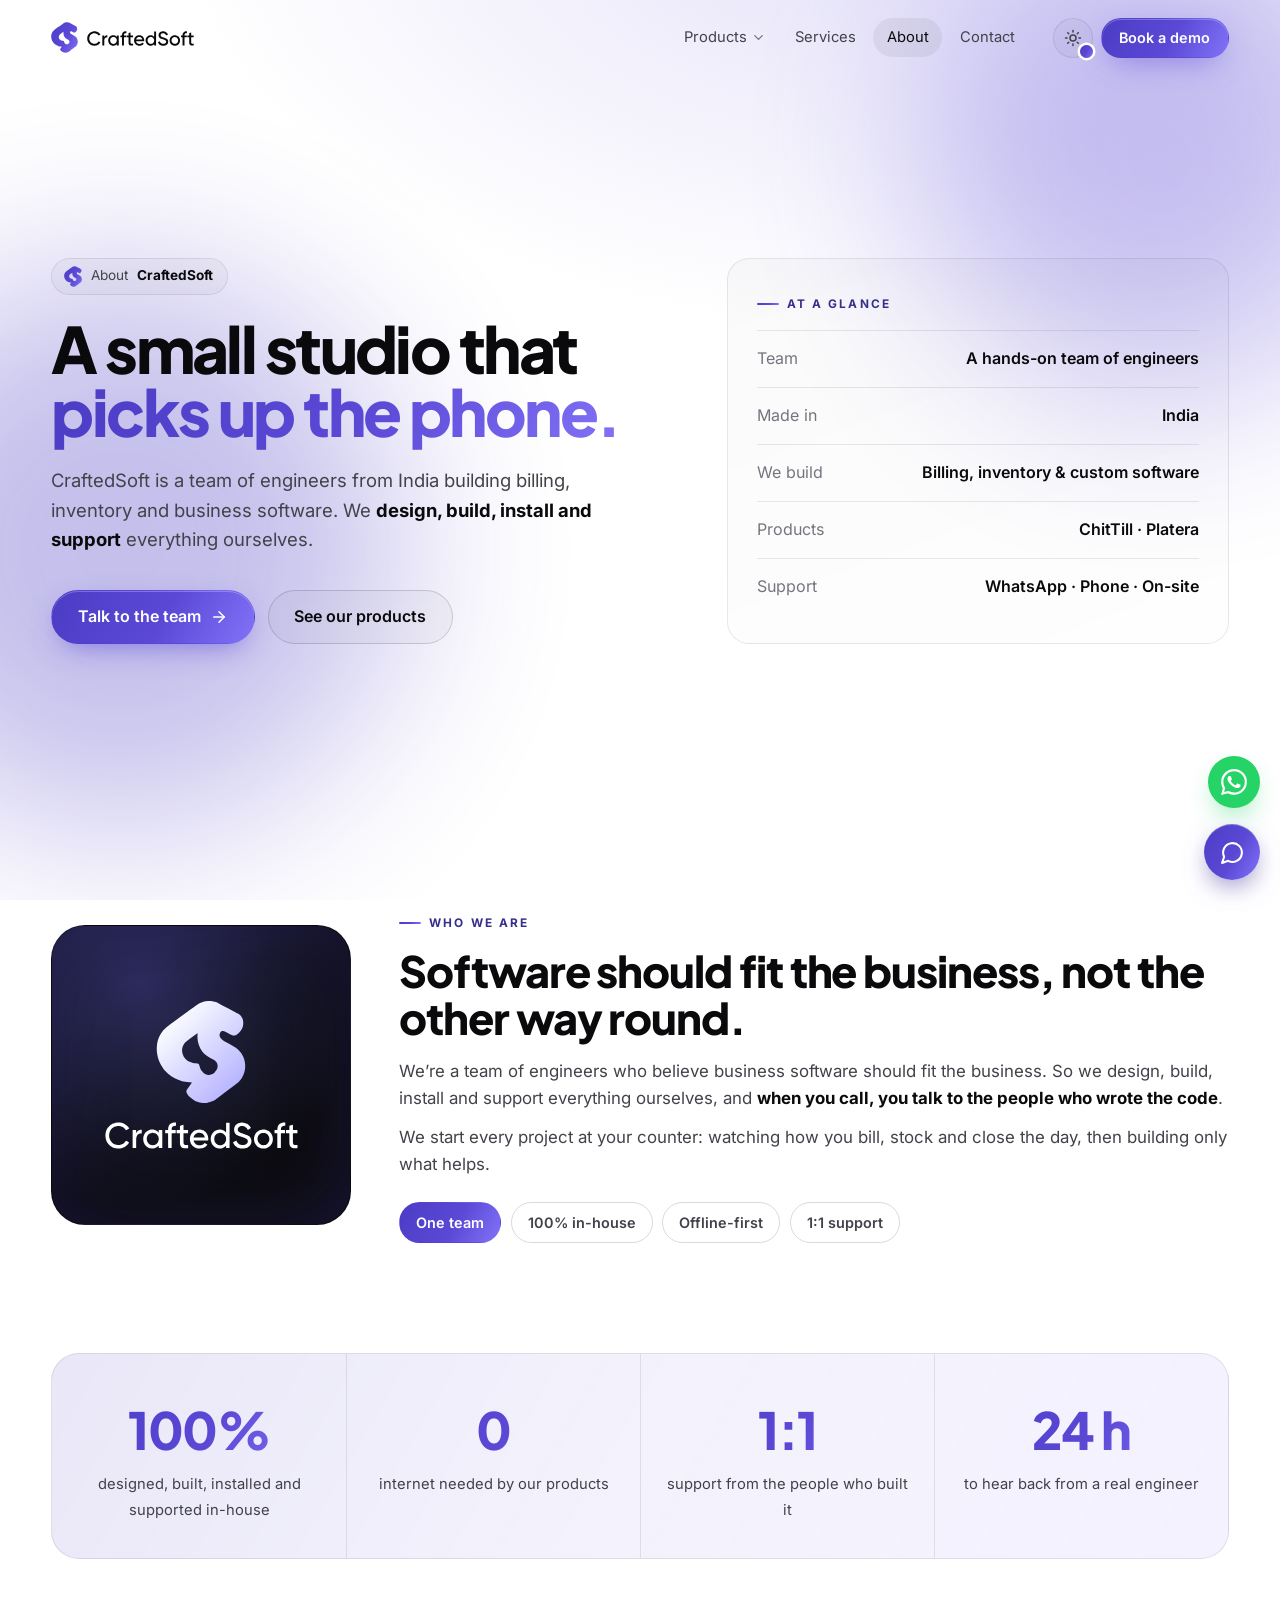
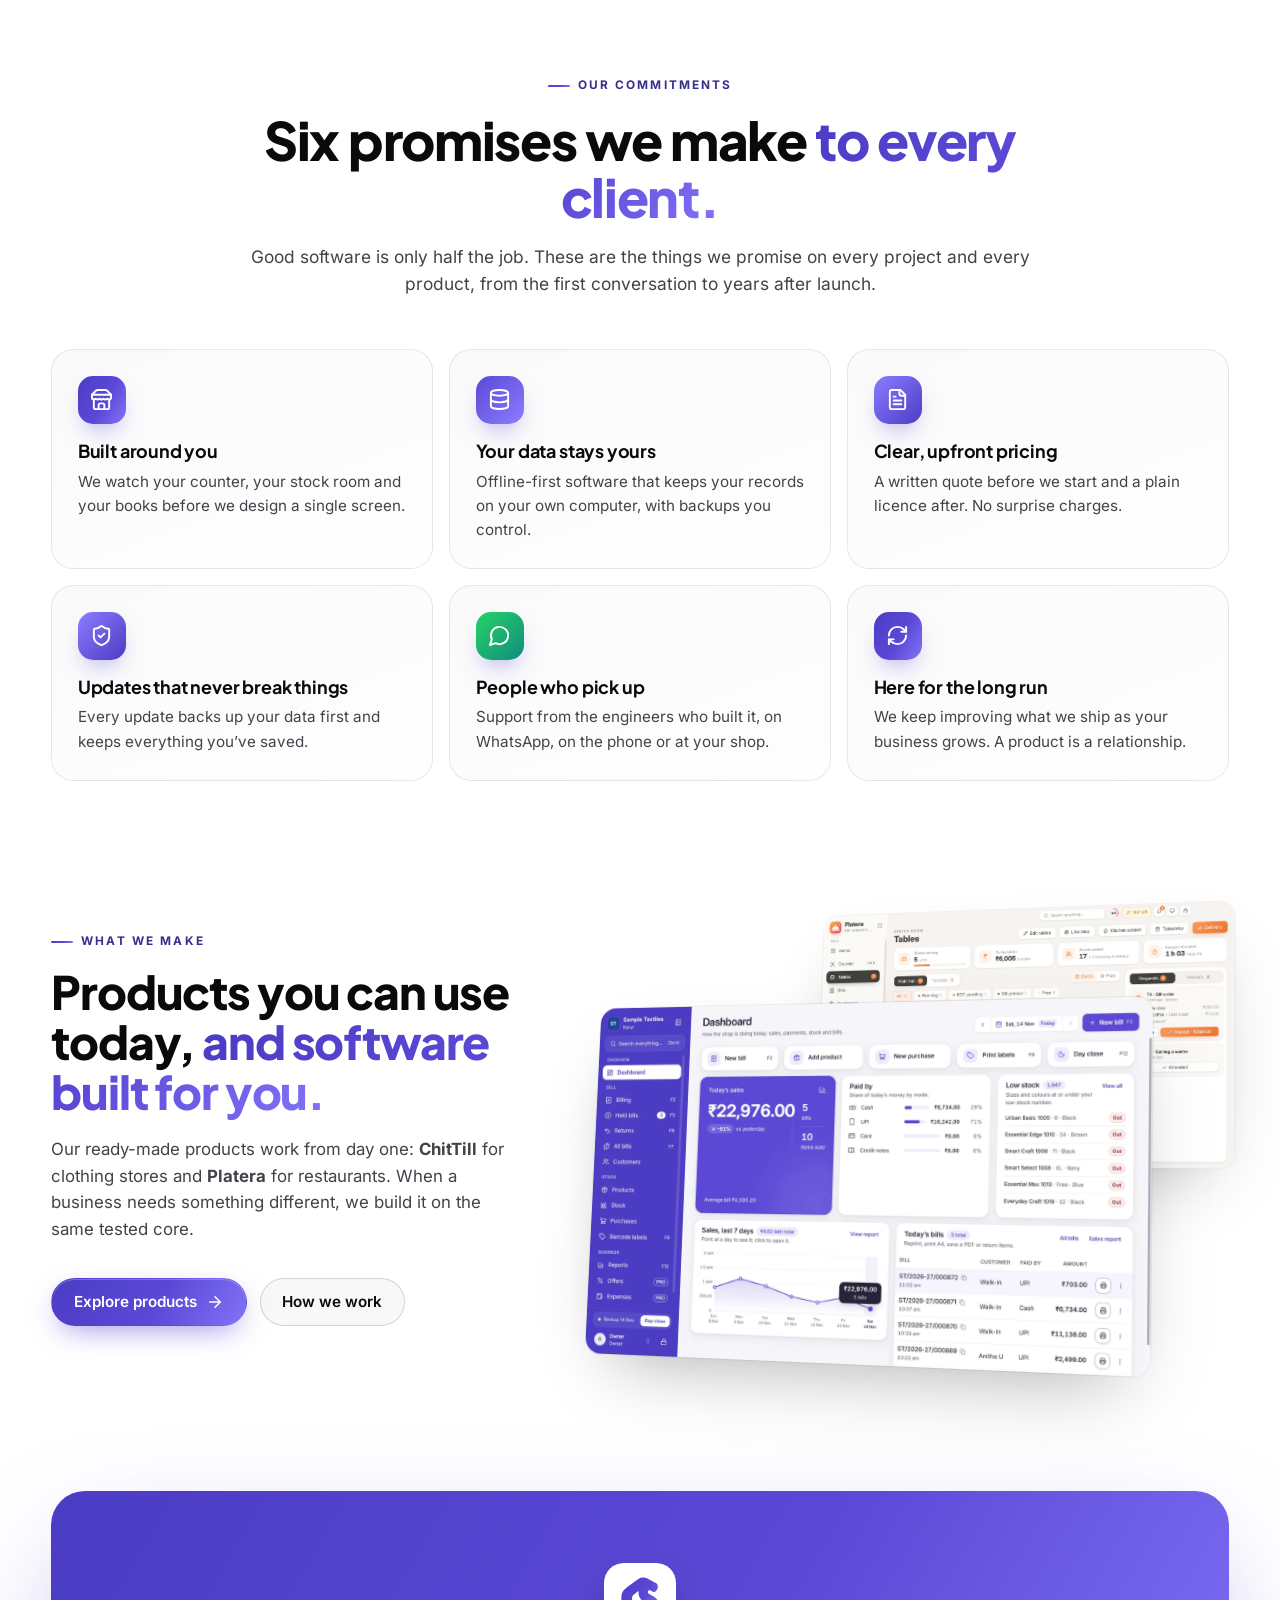
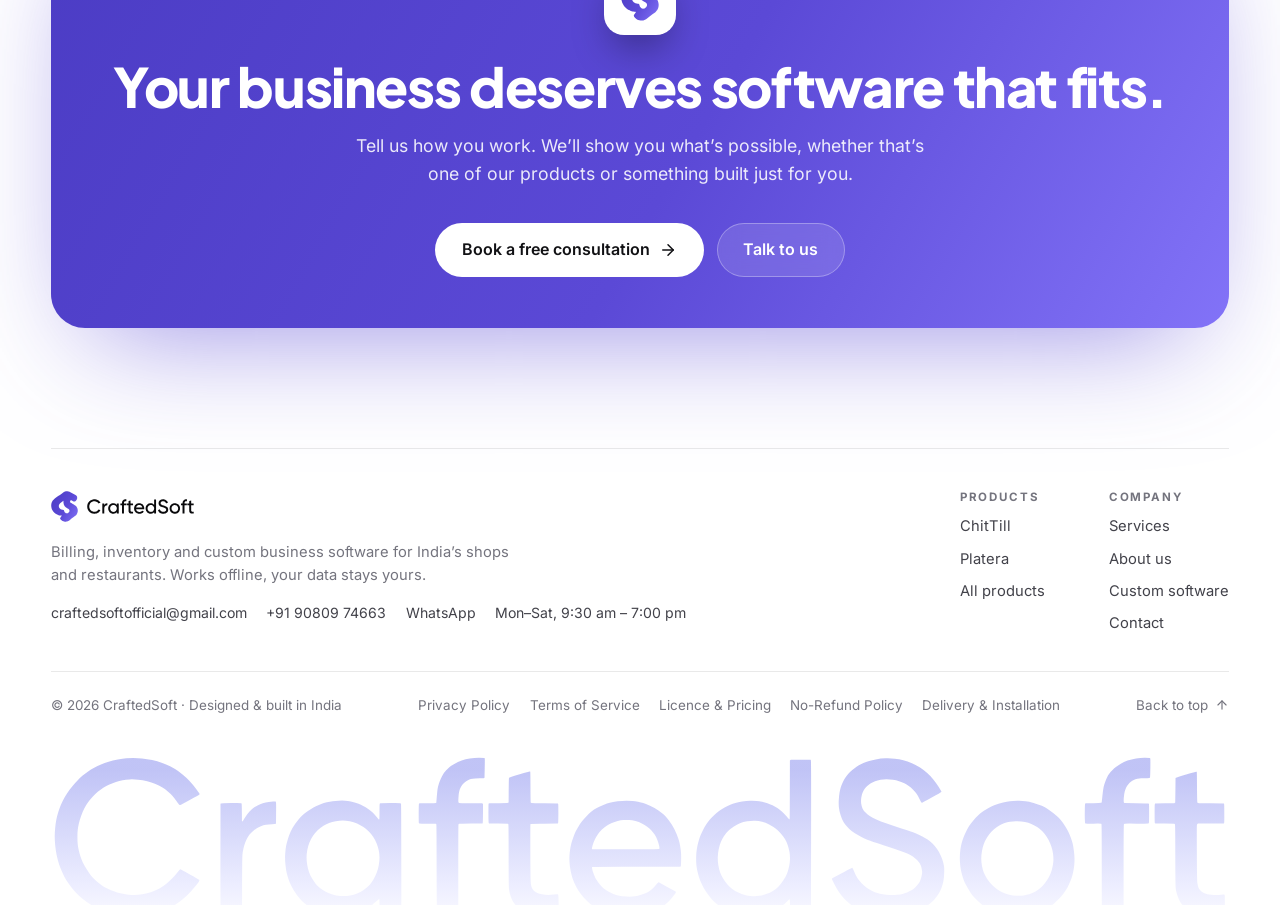
<file: about/index.html>
<!doctype html>
<html lang="en" data-root="../">
<head>
  <meta charset="utf-8" />
  <meta name="viewport" content="width=device-width, initial-scale=1" />
  <title>About us · CraftedSoft</title>
  <meta name="description" content="CraftedSoft is a team of engineers from India building billing, inventory and business software. We design, build, install and support everything ourselves." />
  <meta name="theme-color" content="#ffffff" />
  <link rel="icon" href="../assets/img/logo.svg" type="image/svg+xml" />
  <!-- build:boot -->
<script>(function(){var d=document.documentElement;d.classList.add('js');var s='violet';try{var k=localStorage.getItem('cs-scheme');if(["violet","mono","aurora","ocean","forest","sunset"].indexOf(k)>=0)s=k}catch(e){}d.dataset.scheme=s;try{var t=localStorage.getItem('cs-theme');if(!t)t=matchMedia('(prefers-color-scheme: dark)').matches?'dark':'light';d.dataset.theme=t}catch(e){d.dataset.theme='light'}if(location.protocol!=='file:'){var v=document.createElement('style');v.textContent='@view-transition{navigation:auto}@media (prefers-reduced-motion:reduce){@view-transition{navigation:none}}';document.head.appendChild(v)}})()</script>
<!-- /build:boot -->
  <!-- build:head -->
<meta property="og:type" content="website" />
  <meta property="og:site_name" content="CraftedSoft" />
  <meta property="og:title" content="About us · CraftedSoft" />
  <meta property="og:description" content="CraftedSoft is a team of engineers from India building billing, inventory and business software. We design, build, install and support everything ourselves." />
  <meta property="og:image" content="../assets/img/og/craftedsoft.png" />
  <meta property="og:image:width" content="1200" />
  <meta property="og:image:height" content="630" />
  <meta property="og:locale" content="en_IN" />
  <meta name="twitter:card" content="summary_large_image" />
  <link rel="apple-touch-icon" href="../assets/img/apple-touch-icon.png" />
  <link rel="manifest" href="../site.webmanifest" />
<!-- /build:head -->
  <link rel="stylesheet" href="../assets/css/style.css?v=e0066e8a" />
</head>
<body data-page="about">
  <!-- build:sprite -->
<svg width="0" height="0" style="position:absolute" aria-hidden="true" focusable="false"><defs><symbol id="i-arrow" viewBox="0 0 24 24"><path d="M5 12h14"/><path d="m12 5 7 7-7 7"/></symbol><symbol id="i-right" viewBox="0 0 24 24"><path d="m9 18 6-6-6-6"/></symbol><symbol id="i-down" viewBox="0 0 24 24"><path d="m6 9 6 6 6-6"/></symbol><symbol id="i-check" viewBox="0 0 24 24"><path d="M20 6 9 17l-5-5"/></symbol><symbol id="i-plus" viewBox="0 0 24 24"><path d="M5 12h14"/><path d="M12 5v14"/></symbol><symbol id="i-menu" viewBox="0 0 24 24"><line x1="4" x2="20" y1="7" y2="7"/><line x1="4" x2="20" y1="12" y2="12"/><line x1="4" x2="20" y1="17" y2="17"/></symbol><symbol id="i-x" viewBox="0 0 24 24"><path d="M18 6 6 18"/><path d="m6 6 12 12"/></symbol><symbol id="i-sun" viewBox="0 0 24 24"><circle cx="12" cy="12" r="4"/><path d="M12 2v2"/><path d="M12 20v2"/><path d="m4.93 4.93 1.41 1.41"/><path d="m17.66 17.66 1.41 1.41"/><path d="M2 12h2"/><path d="M20 12h2"/><path d="m6.34 17.66-1.41 1.41"/><path d="m19.07 4.93-1.41 1.41"/></symbol><symbol id="i-moon" viewBox="0 0 24 24"><path d="M12 3a6 6 0 0 0 9 9 9 9 0 1 1-9-9Z"/></symbol><symbol id="i-mail" viewBox="0 0 24 24"><rect width="20" height="16" x="2" y="4" rx="2"/><path d="m22 7-8.97 5.7a1.94 1.94 0 0 1-2.06 0L2 7"/></symbol><symbol id="i-phone" viewBox="0 0 24 24"><path d="M13.832 16.568a1 1 0 0 0 1.213-.303l.355-.465A2 2 0 0 1 17 15h3a2 2 0 0 1 2 2v3a2 2 0 0 1-2 2A18 18 0 0 1 2 4a2 2 0 0 1 2-2h3a2 2 0 0 1 2 2v3a2 2 0 0 1-.8 1.6l-.468.351a1 1 0 0 0-.292 1.233 14 14 0 0 0 6.392 6.384"/></symbol><symbol id="i-message" viewBox="0 0 24 24"><path d="M7.9 20A9 9 0 1 0 4 16.1L2 22Z"/></symbol><symbol id="i-pin" viewBox="0 0 24 24"><path d="M20 10c0 4.993-5.539 10.193-7.399 11.799a1 1 0 0 1-1.202 0C9.539 20.193 4 14.993 4 10a8 8 0 0 1 16 0"/><circle cx="12" cy="10" r="3"/></symbol><symbol id="i-clock" viewBox="0 0 24 24"><circle cx="12" cy="12" r="10"/><path d="M12 6v6l4 2"/></symbol><symbol id="i-wifioff" viewBox="0 0 24 24"><path d="M12 20h.01"/><path d="M8.5 16.429a5 5 0 0 1 7 0"/><path d="M5 12.859a10 10 0 0 1 5.17-2.69"/><path d="M19 12.859a10 10 0 0 0-2.007-1.523"/><path d="M2 8.82a15 15 0 0 1 4.177-2.643"/><path d="M22 8.82a15 15 0 0 0-11.288-3.764"/><path d="m2 2 20 20"/></symbol><symbol id="i-shield" viewBox="0 0 24 24"><path d="M20 13c0 5-3.5 7.5-7.66 8.95a1 1 0 0 1-.67-.01C7.5 20.5 4 18 4 13V6a1 1 0 0 1 1-1c2 0 4.5-1.2 6.24-2.72a1.17 1.17 0 0 1 1.52 0C14.51 3.81 17 5 19 5a1 1 0 0 1 1 1z"/><path d="m9 12 2 2 4-4"/></symbol><symbol id="i-headset" viewBox="0 0 24 24"><path d="M3 11h3a2 2 0 0 1 2 2v3a2 2 0 0 1-2 2H5a2 2 0 0 1-2-2v-5Zm0 0a9 9 0 1 1 18 0m0 0v5a2 2 0 0 1-2 2h-1a2 2 0 0 1-2-2v-3a2 2 0 0 1 2-2h3Z"/><path d="M21 16v2a4 4 0 0 1-4 4h-5"/></symbol><symbol id="i-grad" viewBox="0 0 24 24"><path d="M21.42 10.922a1 1 0 0 0-.019-1.838L12.83 5.18a2 2 0 0 0-1.66 0L2.6 9.08a1 1 0 0 0 0 1.832l8.57 3.908a2 2 0 0 0 1.66 0z"/><path d="M22 10v6"/><path d="M6 12.5V16a6 3 0 0 0 12 0v-3.5"/></symbol><symbol id="i-refresh" viewBox="0 0 24 24"><path d="M3 12a9 9 0 0 1 9-9 9.75 9.75 0 0 1 6.74 2.74L21 8"/><path d="M21 3v5h-5"/><path d="M21 12a9 9 0 0 1-9 9 9.75 9.75 0 0 1-6.74-2.74L3 16"/><path d="M8 16H3v5"/></symbol><symbol id="i-zap" viewBox="0 0 24 24"><path d="M4 14a1 1 0 0 1-.78-1.63l9.9-10.2a.5.5 0 0 1 .86.46l-1.92 6.02A1 1 0 0 0 13 10h7a1 1 0 0 1 .78 1.63l-9.9 10.2a.5.5 0 0 1-.86-.46l1.92-6.02A1 1 0 0 0 11 14z"/></symbol><symbol id="i-grid" viewBox="0 0 24 24"><rect width="7" height="7" x="3" y="3" rx="1"/><rect width="7" height="7" x="14" y="3" rx="1"/><rect width="7" height="7" x="14" y="14" rx="1"/><rect width="7" height="7" x="3" y="14" rx="1"/></symbol><symbol id="i-undo" viewBox="0 0 24 24"><path d="M9 14 4 9l5-5"/><path d="M4 9h10.5a5.5 5.5 0 0 1 5.5 5.5a5.5 5.5 0 0 1-5.5 5.5H11"/></symbol><symbol id="i-pause" viewBox="0 0 24 24"><circle cx="12" cy="12" r="10"/><line x1="10" x2="10" y1="15" y2="9"/><line x1="14" x2="14" y1="15" y2="9"/></symbol><symbol id="i-cart" viewBox="0 0 24 24"><circle cx="8" cy="21" r="1"/><circle cx="19" cy="21" r="1"/><path d="M2.05 2.05h2l2.66 12.42a2 2 0 0 0 2 1.58h9.78a2 2 0 0 0 1.95-1.57l1.65-7.43H5.12"/></symbol><symbol id="i-users" viewBox="0 0 24 24"><path d="M16 21v-2a4 4 0 0 0-4-4H6a4 4 0 0 0-4 4v2"/><circle cx="9" cy="7" r="4"/><path d="M22 21v-2a4 4 0 0 0-3-3.87"/><path d="M16 3.13a4 4 0 0 1 0 7.75"/></symbol><symbol id="i-db" viewBox="0 0 24 24"><ellipse cx="12" cy="5" rx="9" ry="3"/><path d="M3 5V19A9 3 0 0 0 21 19V5"/><path d="M3 12A9 3 0 0 0 21 12"/></symbol><symbol id="i-printer" viewBox="0 0 24 24"><path d="M6 18H4a2 2 0 0 1-2-2v-5a2 2 0 0 1 2-2h16a2 2 0 0 1 2 2v5a2 2 0 0 1-2 2h-2"/><path d="M6 9V3a1 1 0 0 1 1-1h10a1 1 0 0 1 1 1v6"/><rect x="6" y="14" width="12" height="8" rx="1"/></symbol><symbol id="i-wallet" viewBox="0 0 24 24"><path d="M19 7V4a1 1 0 0 0-1-1H5a2 2 0 0 0 0 4h15a1 1 0 0 1 1 1v4h-3a2 2 0 0 0 0 4h3a1 1 0 0 0 1-1v-2a1 1 0 0 0-1-1"/><path d="M3 5v14a2 2 0 0 0 2 2h15a1 1 0 0 0 1-1v-4"/></symbol><symbol id="i-files" viewBox="0 0 24 24"><path d="M20 7h-3a2 2 0 0 1-2-2V2"/><path d="M9 18a2 2 0 0 1-2-2V4a2 2 0 0 1 2-2h7l4 4v10a2 2 0 0 1-2 2Z"/><path d="M3 7.6v12.8A1.6 1.6 0 0 0 4.6 22h9.8"/></symbol><symbol id="i-percent" viewBox="0 0 24 24"><line x1="19" x2="5" y1="5" y2="19"/><circle cx="6.5" cy="6.5" r="2.5"/><circle cx="17.5" cy="17.5" r="2.5"/></symbol><symbol id="i-landmark" viewBox="0 0 24 24"><line x1="3" x2="21" y1="22" y2="22"/><line x1="6" x2="6" y1="18" y2="11"/><line x1="10" x2="10" y1="18" y2="11"/><line x1="14" x2="14" y1="18" y2="11"/><line x1="18" x2="18" y1="18" y2="11"/><polygon points="12 2 20 7 4 7"/></symbol><symbol id="i-monitor" viewBox="0 0 24 24"><rect width="20" height="14" x="2" y="3" rx="2"/><line x1="8" x2="16" y1="21" y2="21"/><line x1="12" x2="12" y1="17" y2="21"/></symbol><symbol id="i-sparkles" viewBox="0 0 24 24"><path d="M9.937 15.5A2 2 0 0 0 8.5 14.063l-6.135-1.582a.5.5 0 0 1 0-.962L8.5 9.936A2 2 0 0 0 9.937 8.5l1.582-6.135a.5.5 0 0 1 .963 0L14.063 8.5A2 2 0 0 0 15.5 9.937l6.135 1.581a.5.5 0 0 1 0 .964L15.5 14.063a2 2 0 0 0-1.437 1.437l-1.582 6.135a.5.5 0 0 1-.963 0z"/></symbol><symbol id="i-calendar" viewBox="0 0 24 24"><path d="M8 2v4"/><path d="M16 2v4"/><rect width="18" height="18" x="3" y="4" rx="2"/><path d="M3 10h18"/></symbol><symbol id="i-layers" viewBox="0 0 24 24"><path d="m12.83 2.18a2 2 0 0 0-1.66 0L2.6 6.08a1 1 0 0 0 0 1.83l8.58 3.91a2 2 0 0 0 1.66 0l8.58-3.9a1 1 0 0 0 0-1.83Z"/><path d="m22 17.65-9.17 4.16a2 2 0 0 1-1.66 0L2 17.65"/><path d="m22 12.65-9.17 4.16a2 2 0 0 1-1.66 0L2 12.65"/></symbol><symbol id="i-store" viewBox="0 0 24 24"><path d="m2 7 4.41-4.41A2 2 0 0 1 7.83 2h8.34a2 2 0 0 1 1.42.59L22 7"/><path d="M4 12v8a2 2 0 0 0 2 2h12a2 2 0 0 0 2-2v-8"/><path d="M15 22v-4a2 2 0 0 0-2-2h-2a2 2 0 0 0-2 2v4"/><path d="M2 7h20"/><path d="M22 7v3a2 2 0 0 1-2 2a2.7 2.7 0 0 1-1.59-.63.7.7 0 0 0-.82 0A2.7 2.7 0 0 1 16 12a2.7 2.7 0 0 1-1.59-.63.7.7 0 0 0-.82 0A2.7 2.7 0 0 1 12 12a2.7 2.7 0 0 1-1.59-.63.7.7 0 0 0-.82 0A2.7 2.7 0 0 1 8 12a2.7 2.7 0 0 1-1.59-.63.7.7 0 0 0-.82 0A2.7 2.7 0 0 1 4 12a2 2 0 0 1-2-2V7"/></symbol><symbol id="i-whatsapp" viewBox="0 0 24 24"><path fill="currentColor" stroke="none" d="M17.472 14.382c-.297-.149-1.758-.867-2.03-.967-.273-.099-.471-.148-.67.15-.197.297-.767.966-.94 1.164-.173.199-.347.223-.644.075-.297-.15-1.255-.463-2.39-1.475-.883-.788-1.48-1.761-1.653-2.059-.173-.297-.018-.458.13-.606.134-.133.298-.347.446-.52.149-.174.198-.298.298-.497.099-.198.05-.371-.025-.52-.075-.149-.669-1.612-.916-2.207-.242-.579-.487-.5-.669-.51-.173-.008-.371-.01-.57-.01-.198 0-.52.074-.792.372-.272.297-1.04 1.016-1.04 2.479 0 1.462 1.065 2.875 1.213 3.074.149.198 2.096 3.2 5.077 4.487.709.306 1.262.489 1.694.625.712.227 1.36.195 1.871.118.571-.085 1.758-.719 2.006-1.413.248-.694.248-1.289.173-1.413-.074-.124-.272-.198-.57-.347m-5.421 7.403h-.004a9.87 9.87 0 0 1-5.031-1.378l-.361-.214-3.741.982.998-3.648-.235-.374a9.86 9.86 0 0 1-1.51-5.26c.001-5.45 4.436-9.884 9.888-9.884 2.64 0 5.122 1.03 6.988 2.898a9.825 9.825 0 0 1 2.893 6.994c-.003 5.45-4.437 9.884-9.885 9.884m8.413-18.297A11.815 11.815 0 0 0 12.05 0C5.495 0 .16 5.335.157 11.892c0 2.096.547 4.142 1.588 5.945L.057 24l6.305-1.654a11.882 11.882 0 0 0 5.683 1.448h.005c6.554 0 11.89-5.335 11.893-11.893a11.821 11.821 0 0 0-3.48-8.413Z"/></symbol><symbol id="i-file" viewBox="0 0 24 24"><path d="M15 2H6a2 2 0 0 0-2 2v16a2 2 0 0 0 2 2h12a2 2 0 0 0 2-2V7Z"/><path d="M14 2v4a2 2 0 0 0 2 2h4"/><path d="M10 9H8"/><path d="M16 13H8"/><path d="M16 17H8"/></symbol><symbol id="i-key" viewBox="0 0 24 24"><path d="m15.5 7.5 2.3 2.3a1 1 0 0 0 1.4 0l2.1-2.1a1 1 0 0 0 0-1.4L19 4"/><path d="m21 2-9.6 9.6"/><circle cx="7.5" cy="15.5" r="5.5"/></symbol><symbol id="i-scale" viewBox="0 0 24 24"><path d="m16 16 3-8 3 8c-.87.65-1.92 1-3 1s-2.13-.35-3-1Z"/><path d="m2 16 3-8 3 8c-.87.65-1.92 1-3 1s-2.13-.35-3-1Z"/><path d="M7 21h10"/><path d="M12 3v18"/><path d="M3 7h2c2 0 5-1 7-2 2 1 5 2 7 2h2"/></symbol><symbol id="i-truck" viewBox="0 0 24 24"><path d="M14 18V6a2 2 0 0 0-2-2H4a2 2 0 0 0-2 2v11a1 1 0 0 0 1 1h2"/><path d="M15 18H9"/><path d="M19 18h2a1 1 0 0 0 1-1v-3.65a1 1 0 0 0-.22-.624l-3.48-4.35A1 1 0 0 0 17.52 8H14"/><circle cx="17" cy="18" r="2"/><circle cx="7" cy="18" r="2"/></symbol><symbol id="i-linkedin" viewBox="0 0 24 24"><path d="M16 8a6 6 0 0 1 6 6v7h-4v-7a2 2 0 0 0-2-2 2 2 0 0 0-2 2v7h-4v-7a6 6 0 0 1 6-6z"/><rect width="4" height="12" x="2" y="9"/><circle cx="4" cy="4" r="2"/></symbol><symbol id="i-github" viewBox="0 0 24 24"><path d="M15 22v-4a4.8 4.8 0 0 0-1-3.5c3 0 6-2 6-5.5.08-1.25-.27-2.48-1-3.5.28-1.15.28-2.35 0-3.5 0 0-1 0-3 1.5-2.64-.5-5.36-.5-8 0C6 2 5 2 5 2c-.3 1.15-.3 2.35 0 3.5A5.403 5.403 0 0 0 4 9c0 3.5 3 5.5 6 5.5-.39.49-.68 1.05-.85 1.65-.17.6-.22 1.23-.15 1.85v4"/><path d="M9 18c-4.51 2-5-2-7-2"/></symbol><symbol id="i-search" viewBox="0 0 24 24"><circle cx="11" cy="11" r="8"/><path d="m21 21-4.3-4.3"/></symbol><symbol id="i-download" viewBox="0 0 24 24"><path d="M12 15V3"/><path d="M21 15v4a2 2 0 0 1-2 2H5a2 2 0 0 1-2-2v-4"/><path d="m7 10 5 5 5-5"/></symbol><symbol id="i-star" viewBox="0 0 24 24"><path d="M11.525 2.295a.53.53 0 0 1 .95 0l2.31 4.679a2.123 2.123 0 0 0 1.595 1.16l5.166.756a.53.53 0 0 1 .294.904l-3.736 3.638a2.123 2.123 0 0 0-.611 1.878l.882 5.14a.53.53 0 0 1-.771.56l-4.618-2.428a2.122 2.122 0 0 0-1.973 0L6.396 21.01a.53.53 0 0 1-.77-.56l.881-5.139a2.122 2.122 0 0 0-.611-1.879L2.16 9.795a.53.53 0 0 1 .294-.906l5.165-.755a2.122 2.122 0 0 0 1.597-1.16z"/></symbol><symbol id="i-scan" viewBox="0 0 24 24"><path d="M3 7V5a2 2 0 0 1 2-2h2"/><path d="M17 3h2a2 2 0 0 1 2 2v2"/><path d="M21 17v2a2 2 0 0 1-2 2h-2"/><path d="M7 21H5a2 2 0 0 1-2-2v-2"/><path d="M8 7v10"/><path d="M12 7v10"/><path d="M17 7v10"/></symbol><symbol id="i-send" viewBox="0 0 24 24"><path d="M14.536 21.686a.5.5 0 0 0 .937-.024l6.5-19a.496.496 0 0 0-.635-.635l-19 6.5a.5.5 0 0 0-.024.937l7.93 3.18a2 2 0 0 1 1.112 1.11z"/><path d="m21.854 2.147-10.94 10.939"/></symbol></defs></svg>
<!-- /build:sprite -->
  <div class="aurora" aria-hidden="true"><span></span><span></span><span></span></div>
  <a class="skip" href="#main">Skip to content</a>
  <!-- build:header -->
<header class="nav" id="hdr">
    <div class="nav-in">
      <a class="brand" href="../" aria-label="CraftedSoft home"><span class="logo-mark" aria-hidden="true"></span><span class="logo-word" aria-hidden="true"></span></a>
      <nav class="nav-links" aria-label="Main"><div class="pmenu">
        <button type="button" class="pmenu-btn" aria-expanded="false" aria-controls="pmenu-panel"><span>Products</span><svg class="i" aria-hidden="true"><use href="#i-down"/></svg></button>
        <div class="pmenu-panel" id="pmenu-panel" hidden>
          <div class="pmenu-list"><div class="pmenu-head">Products</div><a class="pmenu-item" href="../products/chittill/" data-i="0" style="--pc:#5b49d6"><img src="../assets/img/chittill/chittill-icon.webp" alt="" width="34" height="34"><span><b>ChitTill</b><small>For shops</small></span></a><a class="pmenu-item" href="../products/platera/" data-i="1" style="--pc:#f26b1d"><img src="../assets/img/platera/platera-icon.webp" alt="" width="34" height="34"><span><b>Platera</b><small>For restaurants</small></span></a><div class="pmenu-sep"></div><a class="pmenu-extra" href="../products/"><i><svg class="i" aria-hidden="true"><use href="#i-grid"/></svg></i>All products</a><a class="pmenu-extra" href="../contact/?interest=custom"><i><svg class="i" aria-hidden="true"><use href="#i-plus"/></svg></i>Custom software</a></div>
          <div class="pmenu-preview"><div class="pmenu-pane" data-i="0" style="--pc:#5b49d6" hidden><img src="../assets/img/chittill/dashboard-sm.webp" alt="" loading="lazy" width="1440" height="900"><b>ChitTill · Billing made for clothing stores</b><ul><li>Keyboard-first counter</li><li>Stock by size &amp; colour</li><li>GST done right</li></ul><a class="pmenu-go" href="../products/chittill/">Explore ChitTill <svg class="i" aria-hidden="true"><use href="#i-arrow"/></svg></a></div><div class="pmenu-pane" data-i="1" style="--pc:#f26b1d" hidden><img src="../assets/img/platera/tables-sm.webp" alt="" loading="lazy" width="1440" height="900"><b>Platera · Billing made for restaurants</b><ul><li>Tables &amp; KOTs</li><li>Kitchen screen</li><li>Captain app &amp; table QR</li></ul><a class="pmenu-go" href="../products/platera/">Explore Platera <svg class="i" aria-hidden="true"><use href="#i-arrow"/></svg></a></div></div>
        </div>
      </div><a href="../services/">Services</a><a href="../about/" aria-current="page">About</a><a href="../contact/">Contact</a></nav>
      <div class="nav-act">
        <div class="appdd">
          <button type="button" class="icon-btn appbtn" aria-expanded="false" aria-controls="apppop" aria-label="Appearance: mode and colour" title="Appearance"><svg class="i i-sun" aria-hidden="true"><use href="#i-sun"/></svg><svg class="i i-moon" aria-hidden="true"><use href="#i-moon"/></svg><span class="appbtn__dot" aria-hidden="true"></span></button>
          <div class="apppop" id="apppop" role="dialog" aria-label="Appearance" hidden>
            <div class="apppop__head"><b>Appearance</b><small>Saved on this device</small></div>
            <div class="appear__label">Mode</div><div class="appear__seg" role="group" aria-label="Mode"><button type="button" data-mode-pick="light" aria-pressed="false"><svg class="i" aria-hidden="true"><use href="#i-sun"/></svg><span>Light</span></button><button type="button" data-mode-pick="dark" aria-pressed="false"><svg class="i" aria-hidden="true"><use href="#i-moon"/></svg><span>Dark</span></button><button type="button" data-mode-pick="auto" aria-pressed="true"><svg class="i" aria-hidden="true"><use href="#i-monitor"/></svg><span>Auto</span></button></div><div class="appear__label">Colour</div><div class="appear__grid" role="group" aria-label="Colour scheme"><button type="button" class="appear__sw" data-scheme-pick="violet" style="--sw:linear-gradient(135deg, #4b3cc4, #5b49d6 55%, #8b7cff)" aria-pressed="true"><span class="appear__pv" aria-hidden="true"><i></i><i></i><i></i><i></i></span><span class="appear__name">Violet</span><span class="appear__tick" aria-hidden="true"><svg class="i" aria-hidden="true"><use href="#i-check"/></svg></span></button><button type="button" class="appear__sw" data-scheme-pick="mono" style="--sw:var(--text)" aria-pressed="false"><span class="appear__pv" aria-hidden="true"><i></i><i></i><i></i><i></i></span><span class="appear__name">Mono</span><span class="appear__tick" aria-hidden="true"><svg class="i" aria-hidden="true"><use href="#i-check"/></svg></span></button><button type="button" class="appear__sw" data-scheme-pick="aurora" style="--sw:linear-gradient(135deg, #6d5dfc, #c056f5 55%, #ff6fa8)" aria-pressed="false"><span class="appear__pv" aria-hidden="true"><i></i><i></i><i></i><i></i></span><span class="appear__name">Aurora</span><span class="appear__tick" aria-hidden="true"><svg class="i" aria-hidden="true"><use href="#i-check"/></svg></span></button><button type="button" class="appear__sw" data-scheme-pick="ocean" style="--sw:linear-gradient(135deg, #0ea5e9, #6366f1 55%, #a855f7)" aria-pressed="false"><span class="appear__pv" aria-hidden="true"><i></i><i></i><i></i><i></i></span><span class="appear__name">Ocean</span><span class="appear__tick" aria-hidden="true"><svg class="i" aria-hidden="true"><use href="#i-check"/></svg></span></button><button type="button" class="appear__sw" data-scheme-pick="forest" style="--sw:linear-gradient(135deg, #10b981, #14b8a6 55%, #0ea5e9)" aria-pressed="false"><span class="appear__pv" aria-hidden="true"><i></i><i></i><i></i><i></i></span><span class="appear__name">Forest</span><span class="appear__tick" aria-hidden="true"><svg class="i" aria-hidden="true"><use href="#i-check"/></svg></span></button><button type="button" class="appear__sw" data-scheme-pick="sunset" style="--sw:linear-gradient(135deg, #f59e0b, #f43f5e 55%, #ec4899)" aria-pressed="false"><span class="appear__pv" aria-hidden="true"><i></i><i></i><i></i><i></i></span><span class="appear__name">Sunset</span><span class="appear__tick" aria-hidden="true"><svg class="i" aria-hidden="true"><use href="#i-check"/></svg></span></button></div>
            <div class="apppop__foot"><button type="button" data-appear-reset><svg class="i" aria-hidden="true"><use href="#i-refresh"/></svg>Reset to default</button></div>
          </div>
        </div>
        <a class="btn btn-primary btn-sm nav-cta" href="../contact/?interest=demo">Book a demo</a>
        <button type="button" class="nav-menu" aria-label="Open menu" aria-expanded="false" aria-controls="mnav"><span></span><span></span></button>
      </div>
    </div>
    <div class="mnav" id="mnav">
      <div class="mnav__links"><a href="../">Home</a><a href="../products/">Products</a><a href="../services/">Services</a><a href="../about/">About</a><a href="../contact/">Contact</a></div>
      <div class="mnav__prods"><a href="../products/chittill/"><img src="../assets/img/chittill/chittill-icon.webp" alt="" width="38" height="38"><span><b>ChitTill</b><small>Billing made for clothing stores</small></span></a><a href="../products/platera/"><img src="../assets/img/platera/platera-icon.webp" alt="" width="38" height="38"><span><b>Platera</b><small>Billing made for restaurants</small></span></a></div>
      <div class="mnav__appear"><div class="mnav__appear-head"><b>Appearance</b><button type="button" data-appear-reset>Reset</button></div><div class="appear__label">Mode</div><div class="appear__seg" role="group" aria-label="Mode"><button type="button" data-mode-pick="light" aria-pressed="false"><svg class="i" aria-hidden="true"><use href="#i-sun"/></svg><span>Light</span></button><button type="button" data-mode-pick="dark" aria-pressed="false"><svg class="i" aria-hidden="true"><use href="#i-moon"/></svg><span>Dark</span></button><button type="button" data-mode-pick="auto" aria-pressed="true"><svg class="i" aria-hidden="true"><use href="#i-monitor"/></svg><span>Auto</span></button></div><div class="appear__label">Colour</div><div class="appear__grid" role="group" aria-label="Colour scheme"><button type="button" class="appear__sw" data-scheme-pick="violet" style="--sw:linear-gradient(135deg, #4b3cc4, #5b49d6 55%, #8b7cff)" aria-pressed="true"><span class="appear__pv" aria-hidden="true"><i></i><i></i><i></i><i></i></span><span class="appear__name">Violet</span><span class="appear__tick" aria-hidden="true"><svg class="i" aria-hidden="true"><use href="#i-check"/></svg></span></button><button type="button" class="appear__sw" data-scheme-pick="mono" style="--sw:var(--text)" aria-pressed="false"><span class="appear__pv" aria-hidden="true"><i></i><i></i><i></i><i></i></span><span class="appear__name">Mono</span><span class="appear__tick" aria-hidden="true"><svg class="i" aria-hidden="true"><use href="#i-check"/></svg></span></button><button type="button" class="appear__sw" data-scheme-pick="aurora" style="--sw:linear-gradient(135deg, #6d5dfc, #c056f5 55%, #ff6fa8)" aria-pressed="false"><span class="appear__pv" aria-hidden="true"><i></i><i></i><i></i><i></i></span><span class="appear__name">Aurora</span><span class="appear__tick" aria-hidden="true"><svg class="i" aria-hidden="true"><use href="#i-check"/></svg></span></button><button type="button" class="appear__sw" data-scheme-pick="ocean" style="--sw:linear-gradient(135deg, #0ea5e9, #6366f1 55%, #a855f7)" aria-pressed="false"><span class="appear__pv" aria-hidden="true"><i></i><i></i><i></i><i></i></span><span class="appear__name">Ocean</span><span class="appear__tick" aria-hidden="true"><svg class="i" aria-hidden="true"><use href="#i-check"/></svg></span></button><button type="button" class="appear__sw" data-scheme-pick="forest" style="--sw:linear-gradient(135deg, #10b981, #14b8a6 55%, #0ea5e9)" aria-pressed="false"><span class="appear__pv" aria-hidden="true"><i></i><i></i><i></i><i></i></span><span class="appear__name">Forest</span><span class="appear__tick" aria-hidden="true"><svg class="i" aria-hidden="true"><use href="#i-check"/></svg></span></button><button type="button" class="appear__sw" data-scheme-pick="sunset" style="--sw:linear-gradient(135deg, #f59e0b, #f43f5e 55%, #ec4899)" aria-pressed="false"><span class="appear__pv" aria-hidden="true"><i></i><i></i><i></i><i></i></span><span class="appear__name">Sunset</span><span class="appear__tick" aria-hidden="true"><svg class="i" aria-hidden="true"><use href="#i-check"/></svg></span></button></div></div>
      <a class="btn btn-primary btn-lg" href="../contact/?interest=demo">Book a free demo <svg class="i" aria-hidden="true"><use href="#i-arrow"/></svg></a>
    </div>
  </header>
<!-- /build:header -->

  <main id="main">
    <section class="hero page-hero">
      <div>
        <div class="eyebrow"><span class="logo-mark" aria-hidden="true"></span>About <b>CraftedSoft</b></div>
        <h1>A small studio that <span class="grad">picks up the phone.</span></h1>
        <p class="lead">CraftedSoft is a team of engineers from India building billing, inventory and business software. We <b>design, build, install and support</b> everything ourselves.</p>
        <div class="cta-row">
          <a class="btn btn-primary btn-lg" href="../contact/">Talk to the team <svg class="i"><use href="#i-arrow"/></svg></a>
          <a class="btn btn-ghost btn-lg" href="../products/">See our products</a>
        </div>
      </div>
      <div class="glance card reveal">
        <div class="kicker">At a glance</div>
        <dl>
          <div><dt>Team</dt><dd>A hands-on team of engineers</dd></div>
          <div><dt>Made in</dt><dd>India</dd></div>
          <div><dt>We build</dt><dd>Billing, inventory &amp; custom software</dd></div>
          <div><dt>Products</dt><dd>ChitTill · Platera</dd></div>
          <div><dt>Support</dt><dd>WhatsApp · Phone · On-site</dd></div>
        </dl>
      </div>
    </section>

    <section class="about reveal">
      <div class="about-mark" aria-hidden="true"><span class="logo-mark"></span><span class="logo-word"></span></div>
      <div>
        <div class="kicker">Who we are</div>
        <h2>Software should fit the business, not the other way round.</h2>
        <p>We’re a team of engineers who believe business software should fit the business. So we design, build, install and support everything ourselves, and <b>when you call, you talk to the people who wrote the code</b>.</p>
        <p>We start every project at your counter: watching how you bill, stock and close the day, then building only what helps.</p>
        <div class="divisions"><span class="on">One team</span><span>100% in-house</span><span>Offline-first</span><span>1:1 support</span></div>
      </div>
    </section>

    <section class="numbers reveal" aria-label="CraftedSoft at a glance">
      <div class="num"><b>100%</b><span>designed, built, installed and supported in-house</span></div>
      <div class="num"><b>0</b><span>internet needed by our products</span></div>
      <div class="num"><b>1:1</b><span>support from the people who built it</span></div>
      <div class="num"><b data-count="24" data-suffix=" h">24 h</b><span>to hear back from a real engineer</span></div>
    </section>

    <section id="commitments">
      <div class="section-head reveal">
        <div class="kicker">Our commitments</div>
        <h2>Six promises we make <span class="grad">to every client.</span></h2>
        <p>Good software is only half the job. These are the things we promise on every project and every product, from the first conversation to years after launch.</p>
      </div>
      <div class="promises">
        <article class="card reveal" data-tilt><div class="ico"><svg class="i"><use href="#i-store"/></svg></div><h3>Built around you</h3><p>We watch your counter, your stock room and your books before we design a single screen.</p></article>
        <article class="card reveal" data-tilt><div class="ico alt"><svg class="i"><use href="#i-db"/></svg></div><h3>Your data stays yours</h3><p>Offline-first software that keeps your records on your own computer, with backups you control.</p></article>
        <article class="card reveal" data-tilt><div class="ico alt2"><svg class="i"><use href="#i-file"/></svg></div><h3>Clear, upfront pricing</h3><p>A written quote before we start and a plain licence after. No surprise charges.</p></article>
        <article class="card reveal" data-tilt><div class="ico alt2"><svg class="i"><use href="#i-shield"/></svg></div><h3>Updates that never break things</h3><p>Every update backs up your data first and keeps everything you’ve saved.</p></article>
        <article class="card reveal" data-tilt><div class="ico wa"><svg class="i"><use href="#i-message"/></svg></div><h3>People who pick up</h3><p>Support from the engineers who built it, on WhatsApp, on the phone or at your shop.</p></article>
        <article class="card reveal" data-tilt><div class="ico"><svg class="i"><use href="#i-refresh"/></svg></div><h3>Here for the long run</h3><p>We keep improving what we ship as your business grows. A product is a relationship.</p></article>
      </div>
    </section>

    <section class="split">
      <div class="reveal">
        <div class="kicker">What we make</div>
        <h2>Products you can use today, <span class="grad">and software built for you.</span></h2>
        <p>Our ready-made products work from day one: <b>ChitTill</b> for clothing stores and <b>Platera</b> for restaurants. When a business needs something different, we build it on the same tested core.</p>
        <div class="cta-row"><a class="btn btn-primary btn-md" href="../products/">Explore products <svg class="i"><use href="#i-arrow"/></svg></a><a class="btn btn-ghost btn-md" href="../services/">How we work</a></div>
      </div>
      <div class="stack reveal" aria-hidden="true">
        <img class="stack-back on-light" src="../assets/img/platera/tables-sm.webp" alt="" width="1440" height="900" loading="lazy" /><img class="stack-back on-dark" src="../assets/img/platera/dark-tables-sm.webp" alt="" width="1440" height="900" loading="lazy" />
        <img class="stack-front on-light" src="../assets/img/chittill/dashboard-sm.webp" alt="" width="1440" height="900" loading="lazy" /><img class="stack-front on-dark" src="../assets/img/chittill/dark-dashboard-sm.webp" alt="" width="1440" height="900" loading="lazy" />
      </div>
    </section>

    <section class="cta reveal">
      <div class="cta-card">
        <div class="cta-glow" aria-hidden="true"></div>
        <span class="cta-icon logo-tile" aria-hidden="true"><span class="logo-mark"></span></span>
        <h2>Your business deserves software that fits.</h2>
        <p>Tell us how you work. We’ll show you what’s possible, whether that’s one of our products or something built just for you.</p>
        <div class="cta-row center">
          <a class="btn btn-white btn-lg" href="../contact/?interest=demo">Book a free consultation <svg class="i"><use href="#i-arrow"/></svg></a>
          <a class="btn btn-ghost btn-lg" data-whatsapp="Hi CraftedSoft! I'd like to talk about software for my business." href="../contact/">Talk to us</a>
        </div>
      </div>
    </section>
  </main>

  <!-- build:footer -->
<footer class="footer">
    <div class="f-top">
      <div class="f-brand">
        <a class="brand" href="../" aria-label="CraftedSoft home"><span class="logo-mark" aria-hidden="true"></span><span class="logo-word" aria-hidden="true"></span></a>
        <p>Billing, inventory and custom business software for India’s shops and restaurants. Works offline, your data stays yours.</p>
        <div class="f-reach"><a href="mailto:craftedsoftofficial@gmail.com">craftedsoftofficial@gmail.com</a><a href="tel:+919080974663">+91 90809 74663</a><a href="https://wa.me/919080974663" target="_blank" rel="noopener">WhatsApp</a><span>Mon–Sat, 9:30 am – 7:00 pm</span></div>
      </div>
      <div class="f-cols">
        <nav class="f-col" aria-label="Products"><h4>Products</h4><a href="../products/chittill/">ChitTill</a><a href="../products/platera/">Platera</a><a href="../products/">All products</a></nav>
        <nav class="f-col" aria-label="Company"><h4>Company</h4><a href="../services/">Services</a><a href="../about/">About us</a><a href="../contact/?interest=custom">Custom software</a><a href="../contact/">Contact</a></nav>
      </div>
    </div>
    <div class="f-bottom">
      <span>© 2026 CraftedSoft · Designed &amp; built in India</span>
      <nav class="f-legal" aria-label="Legal"><a href="../legal/privacy/">Privacy Policy</a><a href="../legal/terms/">Terms of Service</a><a href="../legal/licence/">Licence & Pricing</a><a href="../legal/refunds/">No-Refund Policy</a><a href="../legal/delivery/">Delivery & Installation</a></nav>
      <button type="button" class="f-top-btn" data-to-top>Back to top <svg class="i" aria-hidden="true"><use href="#i-arrow"/></svg></button>
    </div>
    <div class="f-word logo-word" aria-hidden="true"></div>
  </footer>
  <a class="wa-fab" href="https://wa.me/919080974663" target="_blank" rel="noopener" data-wa="919080974663" aria-label="Chat with us on WhatsApp" data-track="WhatsApp">
    <span class="wa-fab__bubble" aria-hidden="true"><b>Questions?</b> Chat with us</span>
    <span class="wa-fab__btn"><svg class="i" aria-hidden="true"><use href="#i-whatsapp"/></svg></span>
  </a>
  <div class="help" id="cs-help">
    <span class="help__peek" aria-hidden="true"><b>Have a question?</b> Ask me</span>
    <button type="button" class="help__launch" aria-expanded="false" aria-controls="cs-help-panel" aria-label="Open CS Assistant"><svg class="i i-open" aria-hidden="true"><use href="#i-message"/></svg><svg class="i i-close" aria-hidden="true"><use href="#i-x"/></svg></button>
    <section class="help__panel" id="cs-help-panel" role="dialog" aria-label="CS Assistant" hidden>
      <header class="help__head">
        <span class="logo-tile" aria-hidden="true"><span class="logo-mark"></span></span>
        <span><b>CS Assistant</b><small>Instant answers, any time</small></span>
        <button type="button" class="help__reset" title="Start over" aria-label="Start over"><svg class="i" aria-hidden="true"><use href="#i-refresh"/></svg></button>
        <button type="button" class="help__close" aria-label="Close CS Assistant"><svg class="i" aria-hidden="true"><use href="#i-x"/></svg></button>
      </header>
      <div class="help__log" role="log" aria-live="polite"></div>
      <div class="help__chips" aria-label="Suggested questions"></div>
      <form class="help__form" autocomplete="off">
        <label class="sr-only" for="cs-help-q">Type your question</label>
        <input class="help__input" id="cs-help-q" type="text" maxlength="200" placeholder="Ask about products, pricing, setup…">
        <button type="submit" class="help__send" aria-label="Send"><svg class="i" aria-hidden="true"><use href="#i-send"/></svg></button>
      </form>
      <p class="help__foot">Need a person? <a href="../contact/">Contact the team</a></p>
    </section>
  </div>
  <script src="../assets/js/support-data.js?v=4de0f6cb" defer></script>
  <script src="../assets/js/support.js?v=7210e188" defer></script>
<!-- /build:footer -->
  <script src="../assets/js/site-data.js?v=d3c323a5"></script>
  <script src="../assets/js/main.js?v=13795d3b"></script>
</body>
</html>
</file>
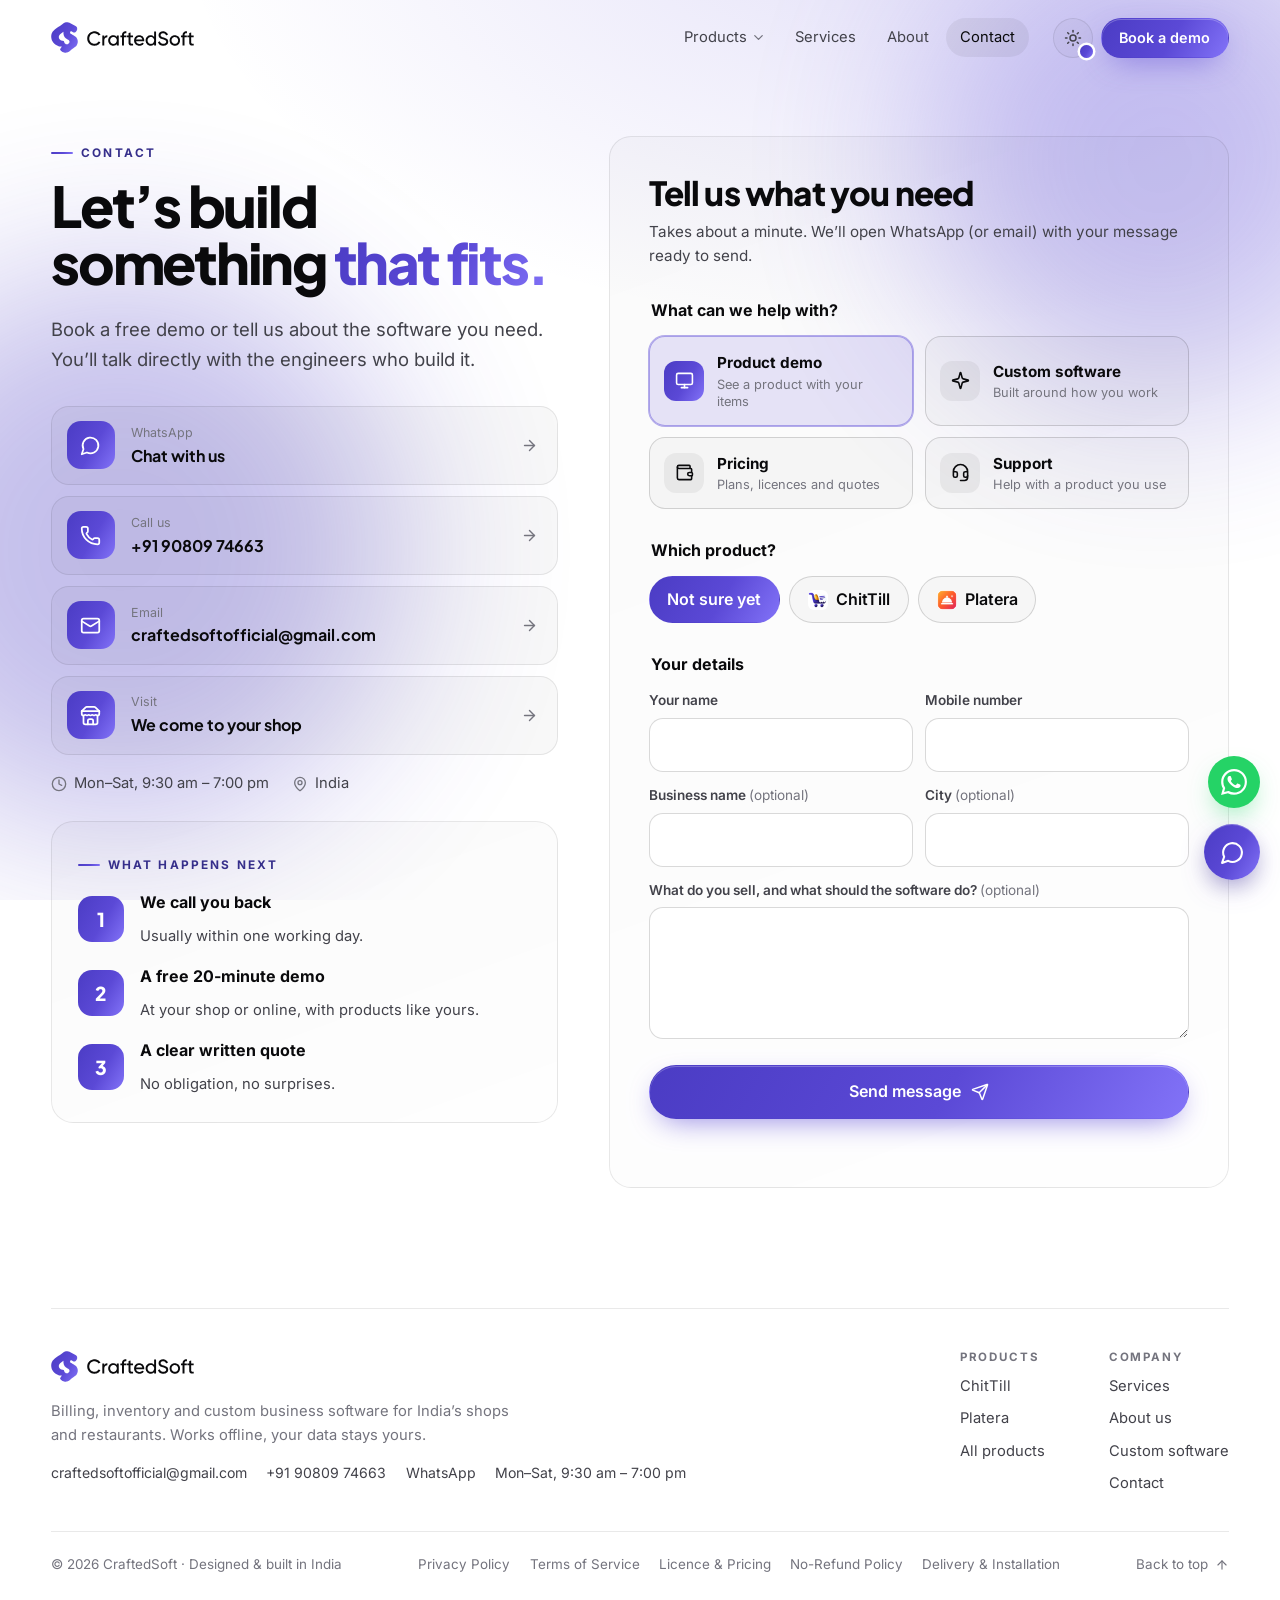
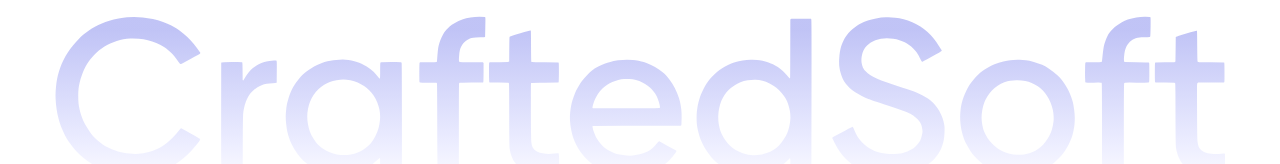
<file: contact/index.html>
<!doctype html>
<html lang="en" data-root="../">
<head>
  <meta charset="utf-8" />
  <meta name="viewport" content="width=device-width, initial-scale=1" />
  <title>Contact · CraftedSoft</title>
  <meta name="description" content="Talk to CraftedSoft: book a free demo, ask for a quote or tell us about the software you need. You talk directly with the engineers who build it." />
  <meta name="theme-color" content="#ffffff" />
  <link rel="icon" href="../assets/img/logo.svg" type="image/svg+xml" />
  <!-- build:boot -->
<script>(function(){var d=document.documentElement;d.classList.add('js');var s='violet';try{var k=localStorage.getItem('cs-scheme');if(["violet","mono","aurora","ocean","forest","sunset"].indexOf(k)>=0)s=k}catch(e){}d.dataset.scheme=s;try{var t=localStorage.getItem('cs-theme');if(!t)t=matchMedia('(prefers-color-scheme: dark)').matches?'dark':'light';d.dataset.theme=t}catch(e){d.dataset.theme='light'}if(location.protocol!=='file:'){var v=document.createElement('style');v.textContent='@view-transition{navigation:auto}@media (prefers-reduced-motion:reduce){@view-transition{navigation:none}}';document.head.appendChild(v)}})()</script>
<!-- /build:boot -->
  <!-- build:head -->
<meta property="og:type" content="website" />
  <meta property="og:site_name" content="CraftedSoft" />
  <meta property="og:title" content="Contact · CraftedSoft" />
  <meta property="og:description" content="Talk to CraftedSoft: book a free demo, ask for a quote or tell us about the software you need. You talk directly with the engineers who build it." />
  <meta property="og:image" content="../assets/img/og/craftedsoft.png" />
  <meta property="og:image:width" content="1200" />
  <meta property="og:image:height" content="630" />
  <meta property="og:locale" content="en_IN" />
  <meta name="twitter:card" content="summary_large_image" />
  <link rel="apple-touch-icon" href="../assets/img/apple-touch-icon.png" />
  <link rel="manifest" href="../site.webmanifest" />
<!-- /build:head -->
  <link rel="stylesheet" href="../assets/css/style.css?v=e0066e8a" />
</head>
<body data-page="contact">
  <!-- build:sprite -->
<svg width="0" height="0" style="position:absolute" aria-hidden="true" focusable="false"><defs><symbol id="i-arrow" viewBox="0 0 24 24"><path d="M5 12h14"/><path d="m12 5 7 7-7 7"/></symbol><symbol id="i-right" viewBox="0 0 24 24"><path d="m9 18 6-6-6-6"/></symbol><symbol id="i-down" viewBox="0 0 24 24"><path d="m6 9 6 6 6-6"/></symbol><symbol id="i-check" viewBox="0 0 24 24"><path d="M20 6 9 17l-5-5"/></symbol><symbol id="i-plus" viewBox="0 0 24 24"><path d="M5 12h14"/><path d="M12 5v14"/></symbol><symbol id="i-menu" viewBox="0 0 24 24"><line x1="4" x2="20" y1="7" y2="7"/><line x1="4" x2="20" y1="12" y2="12"/><line x1="4" x2="20" y1="17" y2="17"/></symbol><symbol id="i-x" viewBox="0 0 24 24"><path d="M18 6 6 18"/><path d="m6 6 12 12"/></symbol><symbol id="i-sun" viewBox="0 0 24 24"><circle cx="12" cy="12" r="4"/><path d="M12 2v2"/><path d="M12 20v2"/><path d="m4.93 4.93 1.41 1.41"/><path d="m17.66 17.66 1.41 1.41"/><path d="M2 12h2"/><path d="M20 12h2"/><path d="m6.34 17.66-1.41 1.41"/><path d="m19.07 4.93-1.41 1.41"/></symbol><symbol id="i-moon" viewBox="0 0 24 24"><path d="M12 3a6 6 0 0 0 9 9 9 9 0 1 1-9-9Z"/></symbol><symbol id="i-mail" viewBox="0 0 24 24"><rect width="20" height="16" x="2" y="4" rx="2"/><path d="m22 7-8.97 5.7a1.94 1.94 0 0 1-2.06 0L2 7"/></symbol><symbol id="i-phone" viewBox="0 0 24 24"><path d="M13.832 16.568a1 1 0 0 0 1.213-.303l.355-.465A2 2 0 0 1 17 15h3a2 2 0 0 1 2 2v3a2 2 0 0 1-2 2A18 18 0 0 1 2 4a2 2 0 0 1 2-2h3a2 2 0 0 1 2 2v3a2 2 0 0 1-.8 1.6l-.468.351a1 1 0 0 0-.292 1.233 14 14 0 0 0 6.392 6.384"/></symbol><symbol id="i-message" viewBox="0 0 24 24"><path d="M7.9 20A9 9 0 1 0 4 16.1L2 22Z"/></symbol><symbol id="i-pin" viewBox="0 0 24 24"><path d="M20 10c0 4.993-5.539 10.193-7.399 11.799a1 1 0 0 1-1.202 0C9.539 20.193 4 14.993 4 10a8 8 0 0 1 16 0"/><circle cx="12" cy="10" r="3"/></symbol><symbol id="i-clock" viewBox="0 0 24 24"><circle cx="12" cy="12" r="10"/><path d="M12 6v6l4 2"/></symbol><symbol id="i-wifioff" viewBox="0 0 24 24"><path d="M12 20h.01"/><path d="M8.5 16.429a5 5 0 0 1 7 0"/><path d="M5 12.859a10 10 0 0 1 5.17-2.69"/><path d="M19 12.859a10 10 0 0 0-2.007-1.523"/><path d="M2 8.82a15 15 0 0 1 4.177-2.643"/><path d="M22 8.82a15 15 0 0 0-11.288-3.764"/><path d="m2 2 20 20"/></symbol><symbol id="i-shield" viewBox="0 0 24 24"><path d="M20 13c0 5-3.5 7.5-7.66 8.95a1 1 0 0 1-.67-.01C7.5 20.5 4 18 4 13V6a1 1 0 0 1 1-1c2 0 4.5-1.2 6.24-2.72a1.17 1.17 0 0 1 1.52 0C14.51 3.81 17 5 19 5a1 1 0 0 1 1 1z"/><path d="m9 12 2 2 4-4"/></symbol><symbol id="i-headset" viewBox="0 0 24 24"><path d="M3 11h3a2 2 0 0 1 2 2v3a2 2 0 0 1-2 2H5a2 2 0 0 1-2-2v-5Zm0 0a9 9 0 1 1 18 0m0 0v5a2 2 0 0 1-2 2h-1a2 2 0 0 1-2-2v-3a2 2 0 0 1 2-2h3Z"/><path d="M21 16v2a4 4 0 0 1-4 4h-5"/></symbol><symbol id="i-grad" viewBox="0 0 24 24"><path d="M21.42 10.922a1 1 0 0 0-.019-1.838L12.83 5.18a2 2 0 0 0-1.66 0L2.6 9.08a1 1 0 0 0 0 1.832l8.57 3.908a2 2 0 0 0 1.66 0z"/><path d="M22 10v6"/><path d="M6 12.5V16a6 3 0 0 0 12 0v-3.5"/></symbol><symbol id="i-refresh" viewBox="0 0 24 24"><path d="M3 12a9 9 0 0 1 9-9 9.75 9.75 0 0 1 6.74 2.74L21 8"/><path d="M21 3v5h-5"/><path d="M21 12a9 9 0 0 1-9 9 9.75 9.75 0 0 1-6.74-2.74L3 16"/><path d="M8 16H3v5"/></symbol><symbol id="i-zap" viewBox="0 0 24 24"><path d="M4 14a1 1 0 0 1-.78-1.63l9.9-10.2a.5.5 0 0 1 .86.46l-1.92 6.02A1 1 0 0 0 13 10h7a1 1 0 0 1 .78 1.63l-9.9 10.2a.5.5 0 0 1-.86-.46l1.92-6.02A1 1 0 0 0 11 14z"/></symbol><symbol id="i-grid" viewBox="0 0 24 24"><rect width="7" height="7" x="3" y="3" rx="1"/><rect width="7" height="7" x="14" y="3" rx="1"/><rect width="7" height="7" x="14" y="14" rx="1"/><rect width="7" height="7" x="3" y="14" rx="1"/></symbol><symbol id="i-undo" viewBox="0 0 24 24"><path d="M9 14 4 9l5-5"/><path d="M4 9h10.5a5.5 5.5 0 0 1 5.5 5.5a5.5 5.5 0 0 1-5.5 5.5H11"/></symbol><symbol id="i-pause" viewBox="0 0 24 24"><circle cx="12" cy="12" r="10"/><line x1="10" x2="10" y1="15" y2="9"/><line x1="14" x2="14" y1="15" y2="9"/></symbol><symbol id="i-cart" viewBox="0 0 24 24"><circle cx="8" cy="21" r="1"/><circle cx="19" cy="21" r="1"/><path d="M2.05 2.05h2l2.66 12.42a2 2 0 0 0 2 1.58h9.78a2 2 0 0 0 1.95-1.57l1.65-7.43H5.12"/></symbol><symbol id="i-users" viewBox="0 0 24 24"><path d="M16 21v-2a4 4 0 0 0-4-4H6a4 4 0 0 0-4 4v2"/><circle cx="9" cy="7" r="4"/><path d="M22 21v-2a4 4 0 0 0-3-3.87"/><path d="M16 3.13a4 4 0 0 1 0 7.75"/></symbol><symbol id="i-db" viewBox="0 0 24 24"><ellipse cx="12" cy="5" rx="9" ry="3"/><path d="M3 5V19A9 3 0 0 0 21 19V5"/><path d="M3 12A9 3 0 0 0 21 12"/></symbol><symbol id="i-printer" viewBox="0 0 24 24"><path d="M6 18H4a2 2 0 0 1-2-2v-5a2 2 0 0 1 2-2h16a2 2 0 0 1 2 2v5a2 2 0 0 1-2 2h-2"/><path d="M6 9V3a1 1 0 0 1 1-1h10a1 1 0 0 1 1 1v6"/><rect x="6" y="14" width="12" height="8" rx="1"/></symbol><symbol id="i-wallet" viewBox="0 0 24 24"><path d="M19 7V4a1 1 0 0 0-1-1H5a2 2 0 0 0 0 4h15a1 1 0 0 1 1 1v4h-3a2 2 0 0 0 0 4h3a1 1 0 0 0 1-1v-2a1 1 0 0 0-1-1"/><path d="M3 5v14a2 2 0 0 0 2 2h15a1 1 0 0 0 1-1v-4"/></symbol><symbol id="i-files" viewBox="0 0 24 24"><path d="M20 7h-3a2 2 0 0 1-2-2V2"/><path d="M9 18a2 2 0 0 1-2-2V4a2 2 0 0 1 2-2h7l4 4v10a2 2 0 0 1-2 2Z"/><path d="M3 7.6v12.8A1.6 1.6 0 0 0 4.6 22h9.8"/></symbol><symbol id="i-percent" viewBox="0 0 24 24"><line x1="19" x2="5" y1="5" y2="19"/><circle cx="6.5" cy="6.5" r="2.5"/><circle cx="17.5" cy="17.5" r="2.5"/></symbol><symbol id="i-landmark" viewBox="0 0 24 24"><line x1="3" x2="21" y1="22" y2="22"/><line x1="6" x2="6" y1="18" y2="11"/><line x1="10" x2="10" y1="18" y2="11"/><line x1="14" x2="14" y1="18" y2="11"/><line x1="18" x2="18" y1="18" y2="11"/><polygon points="12 2 20 7 4 7"/></symbol><symbol id="i-monitor" viewBox="0 0 24 24"><rect width="20" height="14" x="2" y="3" rx="2"/><line x1="8" x2="16" y1="21" y2="21"/><line x1="12" x2="12" y1="17" y2="21"/></symbol><symbol id="i-sparkles" viewBox="0 0 24 24"><path d="M9.937 15.5A2 2 0 0 0 8.5 14.063l-6.135-1.582a.5.5 0 0 1 0-.962L8.5 9.936A2 2 0 0 0 9.937 8.5l1.582-6.135a.5.5 0 0 1 .963 0L14.063 8.5A2 2 0 0 0 15.5 9.937l6.135 1.581a.5.5 0 0 1 0 .964L15.5 14.063a2 2 0 0 0-1.437 1.437l-1.582 6.135a.5.5 0 0 1-.963 0z"/></symbol><symbol id="i-calendar" viewBox="0 0 24 24"><path d="M8 2v4"/><path d="M16 2v4"/><rect width="18" height="18" x="3" y="4" rx="2"/><path d="M3 10h18"/></symbol><symbol id="i-layers" viewBox="0 0 24 24"><path d="m12.83 2.18a2 2 0 0 0-1.66 0L2.6 6.08a1 1 0 0 0 0 1.83l8.58 3.91a2 2 0 0 0 1.66 0l8.58-3.9a1 1 0 0 0 0-1.83Z"/><path d="m22 17.65-9.17 4.16a2 2 0 0 1-1.66 0L2 17.65"/><path d="m22 12.65-9.17 4.16a2 2 0 0 1-1.66 0L2 12.65"/></symbol><symbol id="i-store" viewBox="0 0 24 24"><path d="m2 7 4.41-4.41A2 2 0 0 1 7.83 2h8.34a2 2 0 0 1 1.42.59L22 7"/><path d="M4 12v8a2 2 0 0 0 2 2h12a2 2 0 0 0 2-2v-8"/><path d="M15 22v-4a2 2 0 0 0-2-2h-2a2 2 0 0 0-2 2v4"/><path d="M2 7h20"/><path d="M22 7v3a2 2 0 0 1-2 2a2.7 2.7 0 0 1-1.59-.63.7.7 0 0 0-.82 0A2.7 2.7 0 0 1 16 12a2.7 2.7 0 0 1-1.59-.63.7.7 0 0 0-.82 0A2.7 2.7 0 0 1 12 12a2.7 2.7 0 0 1-1.59-.63.7.7 0 0 0-.82 0A2.7 2.7 0 0 1 8 12a2.7 2.7 0 0 1-1.59-.63.7.7 0 0 0-.82 0A2.7 2.7 0 0 1 4 12a2 2 0 0 1-2-2V7"/></symbol><symbol id="i-whatsapp" viewBox="0 0 24 24"><path fill="currentColor" stroke="none" d="M17.472 14.382c-.297-.149-1.758-.867-2.03-.967-.273-.099-.471-.148-.67.15-.197.297-.767.966-.94 1.164-.173.199-.347.223-.644.075-.297-.15-1.255-.463-2.39-1.475-.883-.788-1.48-1.761-1.653-2.059-.173-.297-.018-.458.13-.606.134-.133.298-.347.446-.52.149-.174.198-.298.298-.497.099-.198.05-.371-.025-.52-.075-.149-.669-1.612-.916-2.207-.242-.579-.487-.5-.669-.51-.173-.008-.371-.01-.57-.01-.198 0-.52.074-.792.372-.272.297-1.04 1.016-1.04 2.479 0 1.462 1.065 2.875 1.213 3.074.149.198 2.096 3.2 5.077 4.487.709.306 1.262.489 1.694.625.712.227 1.36.195 1.871.118.571-.085 1.758-.719 2.006-1.413.248-.694.248-1.289.173-1.413-.074-.124-.272-.198-.57-.347m-5.421 7.403h-.004a9.87 9.87 0 0 1-5.031-1.378l-.361-.214-3.741.982.998-3.648-.235-.374a9.86 9.86 0 0 1-1.51-5.26c.001-5.45 4.436-9.884 9.888-9.884 2.64 0 5.122 1.03 6.988 2.898a9.825 9.825 0 0 1 2.893 6.994c-.003 5.45-4.437 9.884-9.885 9.884m8.413-18.297A11.815 11.815 0 0 0 12.05 0C5.495 0 .16 5.335.157 11.892c0 2.096.547 4.142 1.588 5.945L.057 24l6.305-1.654a11.882 11.882 0 0 0 5.683 1.448h.005c6.554 0 11.89-5.335 11.893-11.893a11.821 11.821 0 0 0-3.48-8.413Z"/></symbol><symbol id="i-file" viewBox="0 0 24 24"><path d="M15 2H6a2 2 0 0 0-2 2v16a2 2 0 0 0 2 2h12a2 2 0 0 0 2-2V7Z"/><path d="M14 2v4a2 2 0 0 0 2 2h4"/><path d="M10 9H8"/><path d="M16 13H8"/><path d="M16 17H8"/></symbol><symbol id="i-key" viewBox="0 0 24 24"><path d="m15.5 7.5 2.3 2.3a1 1 0 0 0 1.4 0l2.1-2.1a1 1 0 0 0 0-1.4L19 4"/><path d="m21 2-9.6 9.6"/><circle cx="7.5" cy="15.5" r="5.5"/></symbol><symbol id="i-scale" viewBox="0 0 24 24"><path d="m16 16 3-8 3 8c-.87.65-1.92 1-3 1s-2.13-.35-3-1Z"/><path d="m2 16 3-8 3 8c-.87.65-1.92 1-3 1s-2.13-.35-3-1Z"/><path d="M7 21h10"/><path d="M12 3v18"/><path d="M3 7h2c2 0 5-1 7-2 2 1 5 2 7 2h2"/></symbol><symbol id="i-truck" viewBox="0 0 24 24"><path d="M14 18V6a2 2 0 0 0-2-2H4a2 2 0 0 0-2 2v11a1 1 0 0 0 1 1h2"/><path d="M15 18H9"/><path d="M19 18h2a1 1 0 0 0 1-1v-3.65a1 1 0 0 0-.22-.624l-3.48-4.35A1 1 0 0 0 17.52 8H14"/><circle cx="17" cy="18" r="2"/><circle cx="7" cy="18" r="2"/></symbol><symbol id="i-linkedin" viewBox="0 0 24 24"><path d="M16 8a6 6 0 0 1 6 6v7h-4v-7a2 2 0 0 0-2-2 2 2 0 0 0-2 2v7h-4v-7a6 6 0 0 1 6-6z"/><rect width="4" height="12" x="2" y="9"/><circle cx="4" cy="4" r="2"/></symbol><symbol id="i-github" viewBox="0 0 24 24"><path d="M15 22v-4a4.8 4.8 0 0 0-1-3.5c3 0 6-2 6-5.5.08-1.25-.27-2.48-1-3.5.28-1.15.28-2.35 0-3.5 0 0-1 0-3 1.5-2.64-.5-5.36-.5-8 0C6 2 5 2 5 2c-.3 1.15-.3 2.35 0 3.5A5.403 5.403 0 0 0 4 9c0 3.5 3 5.5 6 5.5-.39.49-.68 1.05-.85 1.65-.17.6-.22 1.23-.15 1.85v4"/><path d="M9 18c-4.51 2-5-2-7-2"/></symbol><symbol id="i-search" viewBox="0 0 24 24"><circle cx="11" cy="11" r="8"/><path d="m21 21-4.3-4.3"/></symbol><symbol id="i-download" viewBox="0 0 24 24"><path d="M12 15V3"/><path d="M21 15v4a2 2 0 0 1-2 2H5a2 2 0 0 1-2-2v-4"/><path d="m7 10 5 5 5-5"/></symbol><symbol id="i-star" viewBox="0 0 24 24"><path d="M11.525 2.295a.53.53 0 0 1 .95 0l2.31 4.679a2.123 2.123 0 0 0 1.595 1.16l5.166.756a.53.53 0 0 1 .294.904l-3.736 3.638a2.123 2.123 0 0 0-.611 1.878l.882 5.14a.53.53 0 0 1-.771.56l-4.618-2.428a2.122 2.122 0 0 0-1.973 0L6.396 21.01a.53.53 0 0 1-.77-.56l.881-5.139a2.122 2.122 0 0 0-.611-1.879L2.16 9.795a.53.53 0 0 1 .294-.906l5.165-.755a2.122 2.122 0 0 0 1.597-1.16z"/></symbol><symbol id="i-scan" viewBox="0 0 24 24"><path d="M3 7V5a2 2 0 0 1 2-2h2"/><path d="M17 3h2a2 2 0 0 1 2 2v2"/><path d="M21 17v2a2 2 0 0 1-2 2h-2"/><path d="M7 21H5a2 2 0 0 1-2-2v-2"/><path d="M8 7v10"/><path d="M12 7v10"/><path d="M17 7v10"/></symbol><symbol id="i-send" viewBox="0 0 24 24"><path d="M14.536 21.686a.5.5 0 0 0 .937-.024l6.5-19a.496.496 0 0 0-.635-.635l-19 6.5a.5.5 0 0 0-.024.937l7.93 3.18a2 2 0 0 1 1.112 1.11z"/><path d="m21.854 2.147-10.94 10.939"/></symbol></defs></svg>
<!-- /build:sprite -->
  <div class="aurora" aria-hidden="true"><span></span><span></span><span></span></div>
  <a class="skip" href="#main">Skip to content</a>
  <!-- build:header -->
<header class="nav" id="hdr">
    <div class="nav-in">
      <a class="brand" href="../" aria-label="CraftedSoft home"><span class="logo-mark" aria-hidden="true"></span><span class="logo-word" aria-hidden="true"></span></a>
      <nav class="nav-links" aria-label="Main"><div class="pmenu">
        <button type="button" class="pmenu-btn" aria-expanded="false" aria-controls="pmenu-panel"><span>Products</span><svg class="i" aria-hidden="true"><use href="#i-down"/></svg></button>
        <div class="pmenu-panel" id="pmenu-panel" hidden>
          <div class="pmenu-list"><div class="pmenu-head">Products</div><a class="pmenu-item" href="../products/chittill/" data-i="0" style="--pc:#5b49d6"><img src="../assets/img/chittill/chittill-icon.webp" alt="" width="34" height="34"><span><b>ChitTill</b><small>For shops</small></span></a><a class="pmenu-item" href="../products/platera/" data-i="1" style="--pc:#f26b1d"><img src="../assets/img/platera/platera-icon.webp" alt="" width="34" height="34"><span><b>Platera</b><small>For restaurants</small></span></a><div class="pmenu-sep"></div><a class="pmenu-extra" href="../products/"><i><svg class="i" aria-hidden="true"><use href="#i-grid"/></svg></i>All products</a><a class="pmenu-extra" href="../contact/?interest=custom"><i><svg class="i" aria-hidden="true"><use href="#i-plus"/></svg></i>Custom software</a></div>
          <div class="pmenu-preview"><div class="pmenu-pane" data-i="0" style="--pc:#5b49d6" hidden><img src="../assets/img/chittill/dashboard-sm.webp" alt="" loading="lazy" width="1440" height="900"><b>ChitTill · Billing made for clothing stores</b><ul><li>Keyboard-first counter</li><li>Stock by size &amp; colour</li><li>GST done right</li></ul><a class="pmenu-go" href="../products/chittill/">Explore ChitTill <svg class="i" aria-hidden="true"><use href="#i-arrow"/></svg></a></div><div class="pmenu-pane" data-i="1" style="--pc:#f26b1d" hidden><img src="../assets/img/platera/tables-sm.webp" alt="" loading="lazy" width="1440" height="900"><b>Platera · Billing made for restaurants</b><ul><li>Tables &amp; KOTs</li><li>Kitchen screen</li><li>Captain app &amp; table QR</li></ul><a class="pmenu-go" href="../products/platera/">Explore Platera <svg class="i" aria-hidden="true"><use href="#i-arrow"/></svg></a></div></div>
        </div>
      </div><a href="../services/">Services</a><a href="../about/">About</a><a href="../contact/" aria-current="page">Contact</a></nav>
      <div class="nav-act">
        <div class="appdd">
          <button type="button" class="icon-btn appbtn" aria-expanded="false" aria-controls="apppop" aria-label="Appearance: mode and colour" title="Appearance"><svg class="i i-sun" aria-hidden="true"><use href="#i-sun"/></svg><svg class="i i-moon" aria-hidden="true"><use href="#i-moon"/></svg><span class="appbtn__dot" aria-hidden="true"></span></button>
          <div class="apppop" id="apppop" role="dialog" aria-label="Appearance" hidden>
            <div class="apppop__head"><b>Appearance</b><small>Saved on this device</small></div>
            <div class="appear__label">Mode</div><div class="appear__seg" role="group" aria-label="Mode"><button type="button" data-mode-pick="light" aria-pressed="false"><svg class="i" aria-hidden="true"><use href="#i-sun"/></svg><span>Light</span></button><button type="button" data-mode-pick="dark" aria-pressed="false"><svg class="i" aria-hidden="true"><use href="#i-moon"/></svg><span>Dark</span></button><button type="button" data-mode-pick="auto" aria-pressed="true"><svg class="i" aria-hidden="true"><use href="#i-monitor"/></svg><span>Auto</span></button></div><div class="appear__label">Colour</div><div class="appear__grid" role="group" aria-label="Colour scheme"><button type="button" class="appear__sw" data-scheme-pick="violet" style="--sw:linear-gradient(135deg, #4b3cc4, #5b49d6 55%, #8b7cff)" aria-pressed="true"><span class="appear__pv" aria-hidden="true"><i></i><i></i><i></i><i></i></span><span class="appear__name">Violet</span><span class="appear__tick" aria-hidden="true"><svg class="i" aria-hidden="true"><use href="#i-check"/></svg></span></button><button type="button" class="appear__sw" data-scheme-pick="mono" style="--sw:var(--text)" aria-pressed="false"><span class="appear__pv" aria-hidden="true"><i></i><i></i><i></i><i></i></span><span class="appear__name">Mono</span><span class="appear__tick" aria-hidden="true"><svg class="i" aria-hidden="true"><use href="#i-check"/></svg></span></button><button type="button" class="appear__sw" data-scheme-pick="aurora" style="--sw:linear-gradient(135deg, #6d5dfc, #c056f5 55%, #ff6fa8)" aria-pressed="false"><span class="appear__pv" aria-hidden="true"><i></i><i></i><i></i><i></i></span><span class="appear__name">Aurora</span><span class="appear__tick" aria-hidden="true"><svg class="i" aria-hidden="true"><use href="#i-check"/></svg></span></button><button type="button" class="appear__sw" data-scheme-pick="ocean" style="--sw:linear-gradient(135deg, #0ea5e9, #6366f1 55%, #a855f7)" aria-pressed="false"><span class="appear__pv" aria-hidden="true"><i></i><i></i><i></i><i></i></span><span class="appear__name">Ocean</span><span class="appear__tick" aria-hidden="true"><svg class="i" aria-hidden="true"><use href="#i-check"/></svg></span></button><button type="button" class="appear__sw" data-scheme-pick="forest" style="--sw:linear-gradient(135deg, #10b981, #14b8a6 55%, #0ea5e9)" aria-pressed="false"><span class="appear__pv" aria-hidden="true"><i></i><i></i><i></i><i></i></span><span class="appear__name">Forest</span><span class="appear__tick" aria-hidden="true"><svg class="i" aria-hidden="true"><use href="#i-check"/></svg></span></button><button type="button" class="appear__sw" data-scheme-pick="sunset" style="--sw:linear-gradient(135deg, #f59e0b, #f43f5e 55%, #ec4899)" aria-pressed="false"><span class="appear__pv" aria-hidden="true"><i></i><i></i><i></i><i></i></span><span class="appear__name">Sunset</span><span class="appear__tick" aria-hidden="true"><svg class="i" aria-hidden="true"><use href="#i-check"/></svg></span></button></div>
            <div class="apppop__foot"><button type="button" data-appear-reset><svg class="i" aria-hidden="true"><use href="#i-refresh"/></svg>Reset to default</button></div>
          </div>
        </div>
        <a class="btn btn-primary btn-sm nav-cta" href="../contact/?interest=demo">Book a demo</a>
        <button type="button" class="nav-menu" aria-label="Open menu" aria-expanded="false" aria-controls="mnav"><span></span><span></span></button>
      </div>
    </div>
    <div class="mnav" id="mnav">
      <div class="mnav__links"><a href="../">Home</a><a href="../products/">Products</a><a href="../services/">Services</a><a href="../about/">About</a><a href="../contact/">Contact</a></div>
      <div class="mnav__prods"><a href="../products/chittill/"><img src="../assets/img/chittill/chittill-icon.webp" alt="" width="38" height="38"><span><b>ChitTill</b><small>Billing made for clothing stores</small></span></a><a href="../products/platera/"><img src="../assets/img/platera/platera-icon.webp" alt="" width="38" height="38"><span><b>Platera</b><small>Billing made for restaurants</small></span></a></div>
      <div class="mnav__appear"><div class="mnav__appear-head"><b>Appearance</b><button type="button" data-appear-reset>Reset</button></div><div class="appear__label">Mode</div><div class="appear__seg" role="group" aria-label="Mode"><button type="button" data-mode-pick="light" aria-pressed="false"><svg class="i" aria-hidden="true"><use href="#i-sun"/></svg><span>Light</span></button><button type="button" data-mode-pick="dark" aria-pressed="false"><svg class="i" aria-hidden="true"><use href="#i-moon"/></svg><span>Dark</span></button><button type="button" data-mode-pick="auto" aria-pressed="true"><svg class="i" aria-hidden="true"><use href="#i-monitor"/></svg><span>Auto</span></button></div><div class="appear__label">Colour</div><div class="appear__grid" role="group" aria-label="Colour scheme"><button type="button" class="appear__sw" data-scheme-pick="violet" style="--sw:linear-gradient(135deg, #4b3cc4, #5b49d6 55%, #8b7cff)" aria-pressed="true"><span class="appear__pv" aria-hidden="true"><i></i><i></i><i></i><i></i></span><span class="appear__name">Violet</span><span class="appear__tick" aria-hidden="true"><svg class="i" aria-hidden="true"><use href="#i-check"/></svg></span></button><button type="button" class="appear__sw" data-scheme-pick="mono" style="--sw:var(--text)" aria-pressed="false"><span class="appear__pv" aria-hidden="true"><i></i><i></i><i></i><i></i></span><span class="appear__name">Mono</span><span class="appear__tick" aria-hidden="true"><svg class="i" aria-hidden="true"><use href="#i-check"/></svg></span></button><button type="button" class="appear__sw" data-scheme-pick="aurora" style="--sw:linear-gradient(135deg, #6d5dfc, #c056f5 55%, #ff6fa8)" aria-pressed="false"><span class="appear__pv" aria-hidden="true"><i></i><i></i><i></i><i></i></span><span class="appear__name">Aurora</span><span class="appear__tick" aria-hidden="true"><svg class="i" aria-hidden="true"><use href="#i-check"/></svg></span></button><button type="button" class="appear__sw" data-scheme-pick="ocean" style="--sw:linear-gradient(135deg, #0ea5e9, #6366f1 55%, #a855f7)" aria-pressed="false"><span class="appear__pv" aria-hidden="true"><i></i><i></i><i></i><i></i></span><span class="appear__name">Ocean</span><span class="appear__tick" aria-hidden="true"><svg class="i" aria-hidden="true"><use href="#i-check"/></svg></span></button><button type="button" class="appear__sw" data-scheme-pick="forest" style="--sw:linear-gradient(135deg, #10b981, #14b8a6 55%, #0ea5e9)" aria-pressed="false"><span class="appear__pv" aria-hidden="true"><i></i><i></i><i></i><i></i></span><span class="appear__name">Forest</span><span class="appear__tick" aria-hidden="true"><svg class="i" aria-hidden="true"><use href="#i-check"/></svg></span></button><button type="button" class="appear__sw" data-scheme-pick="sunset" style="--sw:linear-gradient(135deg, #f59e0b, #f43f5e 55%, #ec4899)" aria-pressed="false"><span class="appear__pv" aria-hidden="true"><i></i><i></i><i></i><i></i></span><span class="appear__name">Sunset</span><span class="appear__tick" aria-hidden="true"><svg class="i" aria-hidden="true"><use href="#i-check"/></svg></span></button></div></div>
      <a class="btn btn-primary btn-lg" href="../contact/?interest=demo">Book a free demo <svg class="i" aria-hidden="true"><use href="#i-arrow"/></svg></a>
    </div>
  </header>
<!-- /build:header -->

  <main id="main">
    <section class="contact-wrap">
      <div class="contact-side reveal">
        <div class="kicker">Contact</div>
        <h1>Let’s build something <span class="grad">that fits.</span></h1>
        <p class="lead">Book a free demo or tell us about the software you need. You’ll talk directly with the engineers who build it.</p>
        <div class="contact-tiles">
          <!-- build:contact-tiles -->
<a class="ctile" href="https://wa.me/919080974663" target="_blank" rel="noopener"><span class="ctile__ico"><svg class="i" aria-hidden="true"><use href="#i-message"/></svg></span><span class="ctile__txt"><small>WhatsApp</small><b>Chat with us</b></span><svg class="i" aria-hidden="true"><use href="#i-arrow"/></svg></a>
            <a class="ctile" href="tel:+919080974663"><span class="ctile__ico"><svg class="i" aria-hidden="true"><use href="#i-phone"/></svg></span><span class="ctile__txt"><small>Call us</small><b>+91 90809 74663</b></span><svg class="i" aria-hidden="true"><use href="#i-arrow"/></svg></a>
            <a class="ctile" href="mailto:craftedsoftofficial@gmail.com"><span class="ctile__ico"><svg class="i" aria-hidden="true"><use href="#i-mail"/></svg></span><span class="ctile__txt"><small>Email</small><b>craftedsoftofficial@gmail.com</b></span><svg class="i" aria-hidden="true"><use href="#i-arrow"/></svg></a>
            <a class="ctile" href="#contact-form"><span class="ctile__ico"><svg class="i" aria-hidden="true"><use href="#i-store"/></svg></span><span class="ctile__txt"><small>Visit</small><b>We come to your shop</b></span><svg class="i" aria-hidden="true"><use href="#i-arrow"/></svg></a>
<!-- /build:contact-tiles -->
        </div>
        <div class="contact-meta">
          <!-- build:contact-meta -->
<span><svg class="i" aria-hidden="true"><use href="#i-clock"/></svg>Mon–Sat, 9:30 am – 7:00 pm</span><span><svg class="i" aria-hidden="true"><use href="#i-pin"/></svg>India</span>
<!-- /build:contact-meta -->
        </div>
        <div class="next card">
          <div class="kicker">What happens next</div>
          <ol>
            <li><span class="step-n">1</span><div><b>We call you back</b><p>Usually within one working day.</p></div></li>
            <li><span class="step-n">2</span><div><b>A free 20-minute demo</b><p>At your shop or online, with products like yours.</p></div></li>
            <li><span class="step-n">3</span><div><b>A clear written quote</b><p>No obligation, no surprises.</p></div></li>
          </ol>
        </div>
      </div>

      <form class="cform card reveal" id="contact-form" novalidate>
        <h2>Tell us what you need</h2>
        <p class="cform-sub">Takes about a minute. We’ll open WhatsApp (or email) with your message ready to send.</p>
        <fieldset>
          <legend>What can we help with?</legend>
          <div class="choices">
            <label class="choice"><input type="radio" name="interest" value="Product demo" checked /><span class="choice-box"><span class="choice-ico"><svg class="i"><use href="#i-monitor"/></svg></span><span><b>Product demo</b><small>See a product with your items</small></span></span></label>
            <label class="choice"><input type="radio" name="interest" value="Custom software" /><span class="choice-box"><span class="choice-ico"><svg class="i"><use href="#i-sparkles"/></svg></span><span><b>Custom software</b><small>Built around how you work</small></span></span></label>
            <label class="choice"><input type="radio" name="interest" value="Pricing" /><span class="choice-box"><span class="choice-ico"><svg class="i"><use href="#i-wallet"/></svg></span><span><b>Pricing</b><small>Plans, licences and quotes</small></span></span></label>
            <label class="choice"><input type="radio" name="interest" value="Support" /><span class="choice-box"><span class="choice-ico"><svg class="i"><use href="#i-headset"/></svg></span><span><b>Support</b><small>Help with a product you use</small></span></span></label>
          </div>
        </fieldset>
        <fieldset id="product-group">
          <legend>Which product?</legend>
          <div class="pill-radios">
            <!-- build:product-pills -->
<label class="pill-radio"><input type="radio" name="product" value="" checked><span>Not sure yet</span></label><label class="pill-radio"><input type="radio" name="product" value="ChitTill"><span><img src="../assets/img/chittill/chittill-icon.webp" alt="" width="20" height="20">ChitTill</span></label><label class="pill-radio"><input type="radio" name="product" value="Platera"><span><img src="../assets/img/platera/platera-icon.webp" alt="" width="20" height="20">Platera</span></label>
<!-- /build:product-pills -->
          </div>
        </fieldset>
        <fieldset>
          <legend>Your details</legend>
          <div class="fields">
            <label class="field"><span>Your name</span><input name="name" autocomplete="name" required /></label>
            <label class="field"><span>Mobile number</span><input name="phone" type="tel" inputmode="tel" autocomplete="tel" required /></label>
            <label class="field"><span>Business name <em>(optional)</em></span><input name="business" autocomplete="organization" /></label>
            <label class="field"><span>City <em>(optional)</em></span><input name="city" autocomplete="address-level2" /></label>
            <label class="field field--wide"><span>What do you sell, and what should the software do? <em>(optional)</em></span><textarea name="message" rows="4"></textarea></label>
          </div>
        </fieldset>
        <button class="btn btn-primary btn-lg cform-send" type="submit">Send message <svg class="i"><use href="#i-send"/></svg></button>
        <p class="form-note" id="form-note" role="status" aria-live="polite"></p>
      </form>
    </section>
  </main>

  <!-- build:footer -->
<footer class="footer">
    <div class="f-top">
      <div class="f-brand">
        <a class="brand" href="../" aria-label="CraftedSoft home"><span class="logo-mark" aria-hidden="true"></span><span class="logo-word" aria-hidden="true"></span></a>
        <p>Billing, inventory and custom business software for India’s shops and restaurants. Works offline, your data stays yours.</p>
        <div class="f-reach"><a href="mailto:craftedsoftofficial@gmail.com">craftedsoftofficial@gmail.com</a><a href="tel:+919080974663">+91 90809 74663</a><a href="https://wa.me/919080974663" target="_blank" rel="noopener">WhatsApp</a><span>Mon–Sat, 9:30 am – 7:00 pm</span></div>
      </div>
      <div class="f-cols">
        <nav class="f-col" aria-label="Products"><h4>Products</h4><a href="../products/chittill/">ChitTill</a><a href="../products/platera/">Platera</a><a href="../products/">All products</a></nav>
        <nav class="f-col" aria-label="Company"><h4>Company</h4><a href="../services/">Services</a><a href="../about/">About us</a><a href="../contact/?interest=custom">Custom software</a><a href="../contact/">Contact</a></nav>
      </div>
    </div>
    <div class="f-bottom">
      <span>© 2026 CraftedSoft · Designed &amp; built in India</span>
      <nav class="f-legal" aria-label="Legal"><a href="../legal/privacy/">Privacy Policy</a><a href="../legal/terms/">Terms of Service</a><a href="../legal/licence/">Licence & Pricing</a><a href="../legal/refunds/">No-Refund Policy</a><a href="../legal/delivery/">Delivery & Installation</a></nav>
      <button type="button" class="f-top-btn" data-to-top>Back to top <svg class="i" aria-hidden="true"><use href="#i-arrow"/></svg></button>
    </div>
    <div class="f-word logo-word" aria-hidden="true"></div>
  </footer>
  <a class="wa-fab" href="https://wa.me/919080974663" target="_blank" rel="noopener" data-wa="919080974663" aria-label="Chat with us on WhatsApp" data-track="WhatsApp">
    <span class="wa-fab__bubble" aria-hidden="true"><b>Questions?</b> Chat with us</span>
    <span class="wa-fab__btn"><svg class="i" aria-hidden="true"><use href="#i-whatsapp"/></svg></span>
  </a>
  <div class="help" id="cs-help">
    <span class="help__peek" aria-hidden="true"><b>Have a question?</b> Ask me</span>
    <button type="button" class="help__launch" aria-expanded="false" aria-controls="cs-help-panel" aria-label="Open CS Assistant"><svg class="i i-open" aria-hidden="true"><use href="#i-message"/></svg><svg class="i i-close" aria-hidden="true"><use href="#i-x"/></svg></button>
    <section class="help__panel" id="cs-help-panel" role="dialog" aria-label="CS Assistant" hidden>
      <header class="help__head">
        <span class="logo-tile" aria-hidden="true"><span class="logo-mark"></span></span>
        <span><b>CS Assistant</b><small>Instant answers, any time</small></span>
        <button type="button" class="help__reset" title="Start over" aria-label="Start over"><svg class="i" aria-hidden="true"><use href="#i-refresh"/></svg></button>
        <button type="button" class="help__close" aria-label="Close CS Assistant"><svg class="i" aria-hidden="true"><use href="#i-x"/></svg></button>
      </header>
      <div class="help__log" role="log" aria-live="polite"></div>
      <div class="help__chips" aria-label="Suggested questions"></div>
      <form class="help__form" autocomplete="off">
        <label class="sr-only" for="cs-help-q">Type your question</label>
        <input class="help__input" id="cs-help-q" type="text" maxlength="200" placeholder="Ask about products, pricing, setup…">
        <button type="submit" class="help__send" aria-label="Send"><svg class="i" aria-hidden="true"><use href="#i-send"/></svg></button>
      </form>
      <p class="help__foot">Need a person? <a href="../contact/">Contact the team</a></p>
    </section>
  </div>
  <script src="../assets/js/support-data.js?v=4de0f6cb" defer></script>
  <script src="../assets/js/support.js?v=7210e188" defer></script>
<!-- /build:footer -->
  <script src="../assets/js/site-data.js?v=d3c323a5"></script>
  <script src="../assets/js/main.js?v=13795d3b"></script>
</body>
</html>
</file>
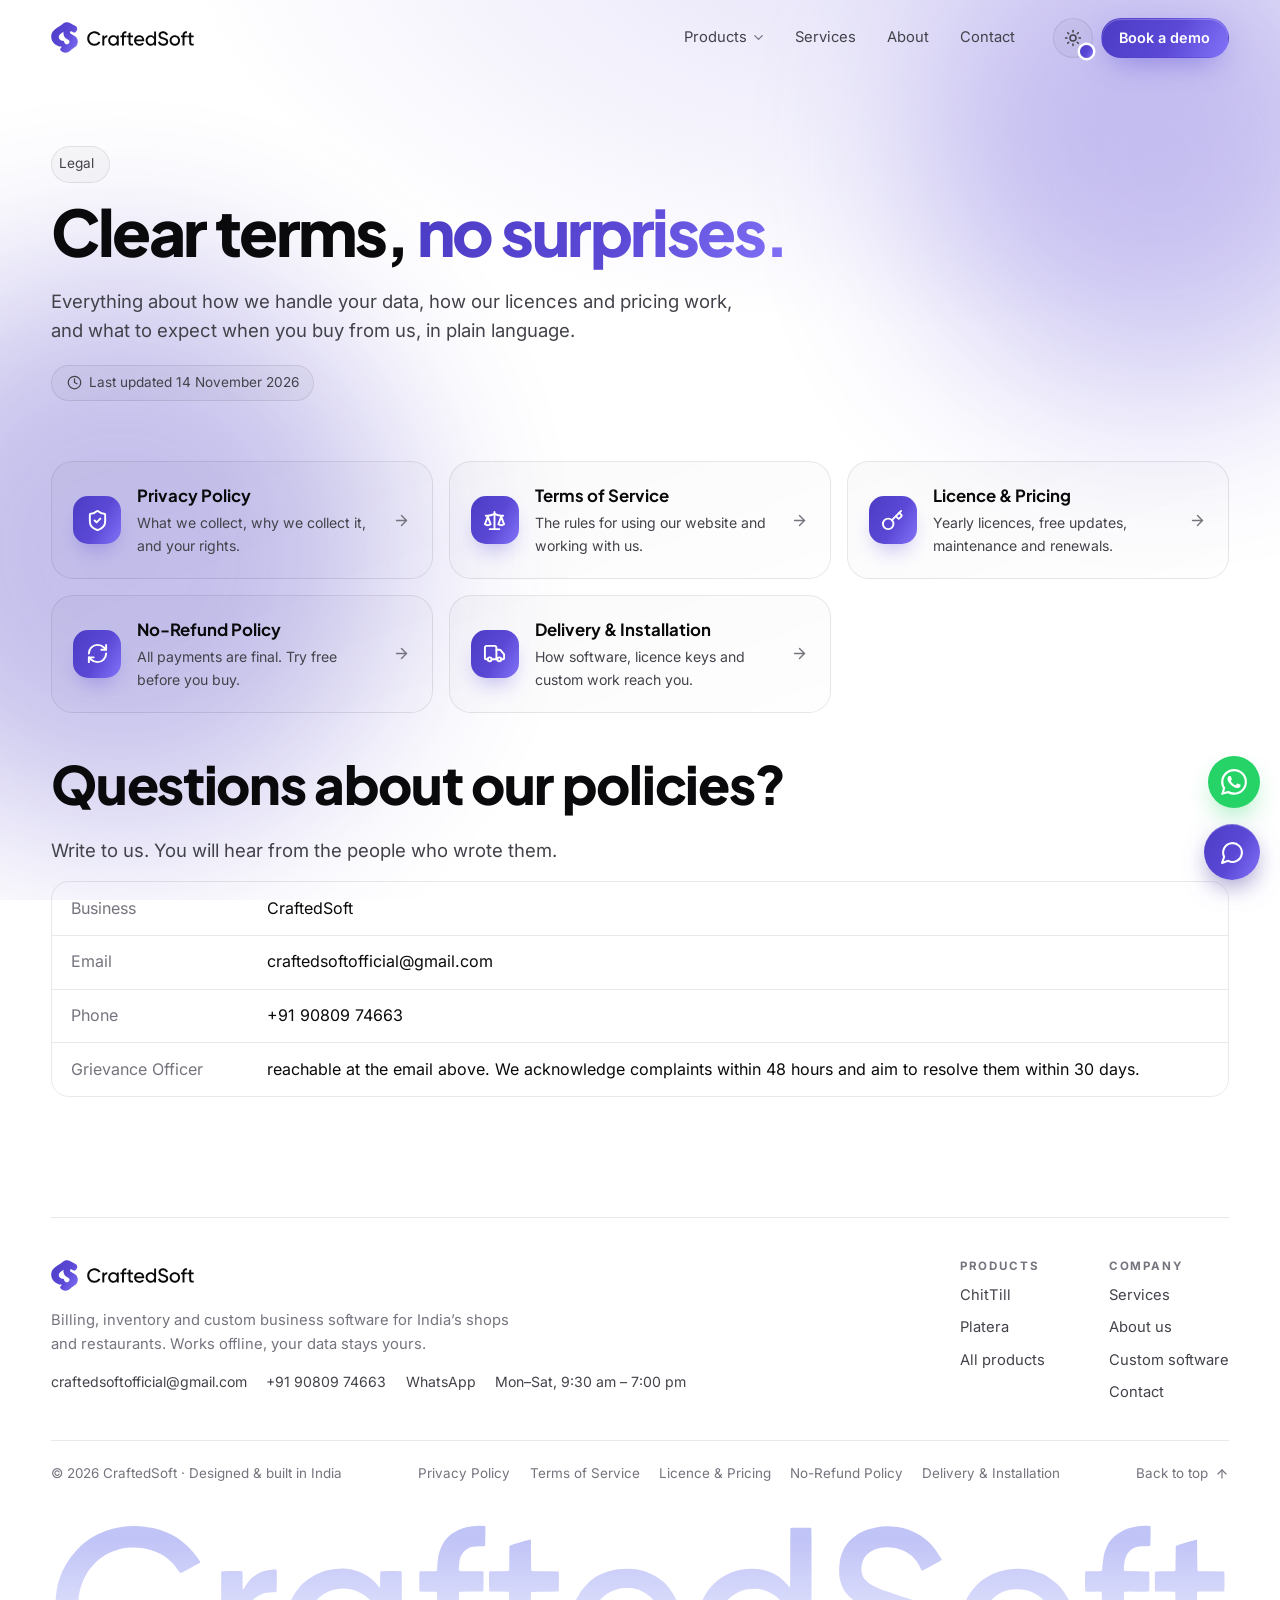
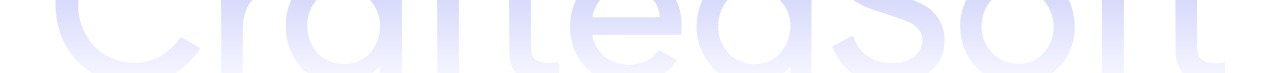
<file: legal/index.html>
<!doctype html>
<html lang="en" data-root="../">
<head>
  <meta charset="utf-8" />
  <meta name="viewport" content="width=device-width, initial-scale=1" />
  <title>Legal · CraftedSoft</title>
  <meta name="description" content="CraftedSoft legal centre: privacy policy, terms of service, licence and pricing, no-refund policy, delivery and installation." />
  <meta name="theme-color" content="#ffffff" />
  <link rel="icon" href="../assets/img/logo.svg" type="image/svg+xml" />
  <!-- build:boot -->
<script>(function(){var d=document.documentElement;d.classList.add('js');var s='violet';try{var k=localStorage.getItem('cs-scheme');if(["violet","mono","aurora","ocean","forest","sunset"].indexOf(k)>=0)s=k}catch(e){}d.dataset.scheme=s;try{var t=localStorage.getItem('cs-theme');if(!t)t=matchMedia('(prefers-color-scheme: dark)').matches?'dark':'light';d.dataset.theme=t}catch(e){d.dataset.theme='light'}if(location.protocol!=='file:'){var v=document.createElement('style');v.textContent='@view-transition{navigation:auto}@media (prefers-reduced-motion:reduce){@view-transition{navigation:none}}';document.head.appendChild(v)}})()</script>
<!-- /build:boot -->
  <!-- build:head -->
<meta property="og:type" content="website" />
  <meta property="og:site_name" content="CraftedSoft" />
  <meta property="og:title" content="Legal · CraftedSoft" />
  <meta property="og:description" content="CraftedSoft legal centre: privacy policy, terms of service, licence and pricing, no-refund policy, delivery and installation." />
  <meta property="og:image" content="../assets/img/og/craftedsoft.png" />
  <meta property="og:image:width" content="1200" />
  <meta property="og:image:height" content="630" />
  <meta property="og:locale" content="en_IN" />
  <meta name="twitter:card" content="summary_large_image" />
  <link rel="apple-touch-icon" href="../assets/img/apple-touch-icon.png" />
  <link rel="manifest" href="../site.webmanifest" />
<!-- /build:head -->
  <link rel="stylesheet" href="../assets/css/style.css?v=e0066e8a" />
</head>
<body data-page="legal">
  <a class="skip" href="#main">Skip to content</a>
  <!-- build:sprite -->
<svg width="0" height="0" style="position:absolute" aria-hidden="true" focusable="false"><defs><symbol id="i-arrow" viewBox="0 0 24 24"><path d="M5 12h14"/><path d="m12 5 7 7-7 7"/></symbol><symbol id="i-right" viewBox="0 0 24 24"><path d="m9 18 6-6-6-6"/></symbol><symbol id="i-down" viewBox="0 0 24 24"><path d="m6 9 6 6 6-6"/></symbol><symbol id="i-check" viewBox="0 0 24 24"><path d="M20 6 9 17l-5-5"/></symbol><symbol id="i-plus" viewBox="0 0 24 24"><path d="M5 12h14"/><path d="M12 5v14"/></symbol><symbol id="i-menu" viewBox="0 0 24 24"><line x1="4" x2="20" y1="7" y2="7"/><line x1="4" x2="20" y1="12" y2="12"/><line x1="4" x2="20" y1="17" y2="17"/></symbol><symbol id="i-x" viewBox="0 0 24 24"><path d="M18 6 6 18"/><path d="m6 6 12 12"/></symbol><symbol id="i-sun" viewBox="0 0 24 24"><circle cx="12" cy="12" r="4"/><path d="M12 2v2"/><path d="M12 20v2"/><path d="m4.93 4.93 1.41 1.41"/><path d="m17.66 17.66 1.41 1.41"/><path d="M2 12h2"/><path d="M20 12h2"/><path d="m6.34 17.66-1.41 1.41"/><path d="m19.07 4.93-1.41 1.41"/></symbol><symbol id="i-moon" viewBox="0 0 24 24"><path d="M12 3a6 6 0 0 0 9 9 9 9 0 1 1-9-9Z"/></symbol><symbol id="i-mail" viewBox="0 0 24 24"><rect width="20" height="16" x="2" y="4" rx="2"/><path d="m22 7-8.97 5.7a1.94 1.94 0 0 1-2.06 0L2 7"/></symbol><symbol id="i-phone" viewBox="0 0 24 24"><path d="M13.832 16.568a1 1 0 0 0 1.213-.303l.355-.465A2 2 0 0 1 17 15h3a2 2 0 0 1 2 2v3a2 2 0 0 1-2 2A18 18 0 0 1 2 4a2 2 0 0 1 2-2h3a2 2 0 0 1 2 2v3a2 2 0 0 1-.8 1.6l-.468.351a1 1 0 0 0-.292 1.233 14 14 0 0 0 6.392 6.384"/></symbol><symbol id="i-message" viewBox="0 0 24 24"><path d="M7.9 20A9 9 0 1 0 4 16.1L2 22Z"/></symbol><symbol id="i-pin" viewBox="0 0 24 24"><path d="M20 10c0 4.993-5.539 10.193-7.399 11.799a1 1 0 0 1-1.202 0C9.539 20.193 4 14.993 4 10a8 8 0 0 1 16 0"/><circle cx="12" cy="10" r="3"/></symbol><symbol id="i-clock" viewBox="0 0 24 24"><circle cx="12" cy="12" r="10"/><path d="M12 6v6l4 2"/></symbol><symbol id="i-wifioff" viewBox="0 0 24 24"><path d="M12 20h.01"/><path d="M8.5 16.429a5 5 0 0 1 7 0"/><path d="M5 12.859a10 10 0 0 1 5.17-2.69"/><path d="M19 12.859a10 10 0 0 0-2.007-1.523"/><path d="M2 8.82a15 15 0 0 1 4.177-2.643"/><path d="M22 8.82a15 15 0 0 0-11.288-3.764"/><path d="m2 2 20 20"/></symbol><symbol id="i-shield" viewBox="0 0 24 24"><path d="M20 13c0 5-3.5 7.5-7.66 8.95a1 1 0 0 1-.67-.01C7.5 20.5 4 18 4 13V6a1 1 0 0 1 1-1c2 0 4.5-1.2 6.24-2.72a1.17 1.17 0 0 1 1.52 0C14.51 3.81 17 5 19 5a1 1 0 0 1 1 1z"/><path d="m9 12 2 2 4-4"/></symbol><symbol id="i-headset" viewBox="0 0 24 24"><path d="M3 11h3a2 2 0 0 1 2 2v3a2 2 0 0 1-2 2H5a2 2 0 0 1-2-2v-5Zm0 0a9 9 0 1 1 18 0m0 0v5a2 2 0 0 1-2 2h-1a2 2 0 0 1-2-2v-3a2 2 0 0 1 2-2h3Z"/><path d="M21 16v2a4 4 0 0 1-4 4h-5"/></symbol><symbol id="i-grad" viewBox="0 0 24 24"><path d="M21.42 10.922a1 1 0 0 0-.019-1.838L12.83 5.18a2 2 0 0 0-1.66 0L2.6 9.08a1 1 0 0 0 0 1.832l8.57 3.908a2 2 0 0 0 1.66 0z"/><path d="M22 10v6"/><path d="M6 12.5V16a6 3 0 0 0 12 0v-3.5"/></symbol><symbol id="i-refresh" viewBox="0 0 24 24"><path d="M3 12a9 9 0 0 1 9-9 9.75 9.75 0 0 1 6.74 2.74L21 8"/><path d="M21 3v5h-5"/><path d="M21 12a9 9 0 0 1-9 9 9.75 9.75 0 0 1-6.74-2.74L3 16"/><path d="M8 16H3v5"/></symbol><symbol id="i-zap" viewBox="0 0 24 24"><path d="M4 14a1 1 0 0 1-.78-1.63l9.9-10.2a.5.5 0 0 1 .86.46l-1.92 6.02A1 1 0 0 0 13 10h7a1 1 0 0 1 .78 1.63l-9.9 10.2a.5.5 0 0 1-.86-.46l1.92-6.02A1 1 0 0 0 11 14z"/></symbol><symbol id="i-grid" viewBox="0 0 24 24"><rect width="7" height="7" x="3" y="3" rx="1"/><rect width="7" height="7" x="14" y="3" rx="1"/><rect width="7" height="7" x="14" y="14" rx="1"/><rect width="7" height="7" x="3" y="14" rx="1"/></symbol><symbol id="i-undo" viewBox="0 0 24 24"><path d="M9 14 4 9l5-5"/><path d="M4 9h10.5a5.5 5.5 0 0 1 5.5 5.5a5.5 5.5 0 0 1-5.5 5.5H11"/></symbol><symbol id="i-pause" viewBox="0 0 24 24"><circle cx="12" cy="12" r="10"/><line x1="10" x2="10" y1="15" y2="9"/><line x1="14" x2="14" y1="15" y2="9"/></symbol><symbol id="i-cart" viewBox="0 0 24 24"><circle cx="8" cy="21" r="1"/><circle cx="19" cy="21" r="1"/><path d="M2.05 2.05h2l2.66 12.42a2 2 0 0 0 2 1.58h9.78a2 2 0 0 0 1.95-1.57l1.65-7.43H5.12"/></symbol><symbol id="i-users" viewBox="0 0 24 24"><path d="M16 21v-2a4 4 0 0 0-4-4H6a4 4 0 0 0-4 4v2"/><circle cx="9" cy="7" r="4"/><path d="M22 21v-2a4 4 0 0 0-3-3.87"/><path d="M16 3.13a4 4 0 0 1 0 7.75"/></symbol><symbol id="i-db" viewBox="0 0 24 24"><ellipse cx="12" cy="5" rx="9" ry="3"/><path d="M3 5V19A9 3 0 0 0 21 19V5"/><path d="M3 12A9 3 0 0 0 21 12"/></symbol><symbol id="i-printer" viewBox="0 0 24 24"><path d="M6 18H4a2 2 0 0 1-2-2v-5a2 2 0 0 1 2-2h16a2 2 0 0 1 2 2v5a2 2 0 0 1-2 2h-2"/><path d="M6 9V3a1 1 0 0 1 1-1h10a1 1 0 0 1 1 1v6"/><rect x="6" y="14" width="12" height="8" rx="1"/></symbol><symbol id="i-wallet" viewBox="0 0 24 24"><path d="M19 7V4a1 1 0 0 0-1-1H5a2 2 0 0 0 0 4h15a1 1 0 0 1 1 1v4h-3a2 2 0 0 0 0 4h3a1 1 0 0 0 1-1v-2a1 1 0 0 0-1-1"/><path d="M3 5v14a2 2 0 0 0 2 2h15a1 1 0 0 0 1-1v-4"/></symbol><symbol id="i-files" viewBox="0 0 24 24"><path d="M20 7h-3a2 2 0 0 1-2-2V2"/><path d="M9 18a2 2 0 0 1-2-2V4a2 2 0 0 1 2-2h7l4 4v10a2 2 0 0 1-2 2Z"/><path d="M3 7.6v12.8A1.6 1.6 0 0 0 4.6 22h9.8"/></symbol><symbol id="i-percent" viewBox="0 0 24 24"><line x1="19" x2="5" y1="5" y2="19"/><circle cx="6.5" cy="6.5" r="2.5"/><circle cx="17.5" cy="17.5" r="2.5"/></symbol><symbol id="i-landmark" viewBox="0 0 24 24"><line x1="3" x2="21" y1="22" y2="22"/><line x1="6" x2="6" y1="18" y2="11"/><line x1="10" x2="10" y1="18" y2="11"/><line x1="14" x2="14" y1="18" y2="11"/><line x1="18" x2="18" y1="18" y2="11"/><polygon points="12 2 20 7 4 7"/></symbol><symbol id="i-monitor" viewBox="0 0 24 24"><rect width="20" height="14" x="2" y="3" rx="2"/><line x1="8" x2="16" y1="21" y2="21"/><line x1="12" x2="12" y1="17" y2="21"/></symbol><symbol id="i-sparkles" viewBox="0 0 24 24"><path d="M9.937 15.5A2 2 0 0 0 8.5 14.063l-6.135-1.582a.5.5 0 0 1 0-.962L8.5 9.936A2 2 0 0 0 9.937 8.5l1.582-6.135a.5.5 0 0 1 .963 0L14.063 8.5A2 2 0 0 0 15.5 9.937l6.135 1.581a.5.5 0 0 1 0 .964L15.5 14.063a2 2 0 0 0-1.437 1.437l-1.582 6.135a.5.5 0 0 1-.963 0z"/></symbol><symbol id="i-calendar" viewBox="0 0 24 24"><path d="M8 2v4"/><path d="M16 2v4"/><rect width="18" height="18" x="3" y="4" rx="2"/><path d="M3 10h18"/></symbol><symbol id="i-layers" viewBox="0 0 24 24"><path d="m12.83 2.18a2 2 0 0 0-1.66 0L2.6 6.08a1 1 0 0 0 0 1.83l8.58 3.91a2 2 0 0 0 1.66 0l8.58-3.9a1 1 0 0 0 0-1.83Z"/><path d="m22 17.65-9.17 4.16a2 2 0 0 1-1.66 0L2 17.65"/><path d="m22 12.65-9.17 4.16a2 2 0 0 1-1.66 0L2 12.65"/></symbol><symbol id="i-store" viewBox="0 0 24 24"><path d="m2 7 4.41-4.41A2 2 0 0 1 7.83 2h8.34a2 2 0 0 1 1.42.59L22 7"/><path d="M4 12v8a2 2 0 0 0 2 2h12a2 2 0 0 0 2-2v-8"/><path d="M15 22v-4a2 2 0 0 0-2-2h-2a2 2 0 0 0-2 2v4"/><path d="M2 7h20"/><path d="M22 7v3a2 2 0 0 1-2 2a2.7 2.7 0 0 1-1.59-.63.7.7 0 0 0-.82 0A2.7 2.7 0 0 1 16 12a2.7 2.7 0 0 1-1.59-.63.7.7 0 0 0-.82 0A2.7 2.7 0 0 1 12 12a2.7 2.7 0 0 1-1.59-.63.7.7 0 0 0-.82 0A2.7 2.7 0 0 1 8 12a2.7 2.7 0 0 1-1.59-.63.7.7 0 0 0-.82 0A2.7 2.7 0 0 1 4 12a2 2 0 0 1-2-2V7"/></symbol><symbol id="i-whatsapp" viewBox="0 0 24 24"><path fill="currentColor" stroke="none" d="M17.472 14.382c-.297-.149-1.758-.867-2.03-.967-.273-.099-.471-.148-.67.15-.197.297-.767.966-.94 1.164-.173.199-.347.223-.644.075-.297-.15-1.255-.463-2.39-1.475-.883-.788-1.48-1.761-1.653-2.059-.173-.297-.018-.458.13-.606.134-.133.298-.347.446-.52.149-.174.198-.298.298-.497.099-.198.05-.371-.025-.52-.075-.149-.669-1.612-.916-2.207-.242-.579-.487-.5-.669-.51-.173-.008-.371-.01-.57-.01-.198 0-.52.074-.792.372-.272.297-1.04 1.016-1.04 2.479 0 1.462 1.065 2.875 1.213 3.074.149.198 2.096 3.2 5.077 4.487.709.306 1.262.489 1.694.625.712.227 1.36.195 1.871.118.571-.085 1.758-.719 2.006-1.413.248-.694.248-1.289.173-1.413-.074-.124-.272-.198-.57-.347m-5.421 7.403h-.004a9.87 9.87 0 0 1-5.031-1.378l-.361-.214-3.741.982.998-3.648-.235-.374a9.86 9.86 0 0 1-1.51-5.26c.001-5.45 4.436-9.884 9.888-9.884 2.64 0 5.122 1.03 6.988 2.898a9.825 9.825 0 0 1 2.893 6.994c-.003 5.45-4.437 9.884-9.885 9.884m8.413-18.297A11.815 11.815 0 0 0 12.05 0C5.495 0 .16 5.335.157 11.892c0 2.096.547 4.142 1.588 5.945L.057 24l6.305-1.654a11.882 11.882 0 0 0 5.683 1.448h.005c6.554 0 11.89-5.335 11.893-11.893a11.821 11.821 0 0 0-3.48-8.413Z"/></symbol><symbol id="i-file" viewBox="0 0 24 24"><path d="M15 2H6a2 2 0 0 0-2 2v16a2 2 0 0 0 2 2h12a2 2 0 0 0 2-2V7Z"/><path d="M14 2v4a2 2 0 0 0 2 2h4"/><path d="M10 9H8"/><path d="M16 13H8"/><path d="M16 17H8"/></symbol><symbol id="i-key" viewBox="0 0 24 24"><path d="m15.5 7.5 2.3 2.3a1 1 0 0 0 1.4 0l2.1-2.1a1 1 0 0 0 0-1.4L19 4"/><path d="m21 2-9.6 9.6"/><circle cx="7.5" cy="15.5" r="5.5"/></symbol><symbol id="i-scale" viewBox="0 0 24 24"><path d="m16 16 3-8 3 8c-.87.65-1.92 1-3 1s-2.13-.35-3-1Z"/><path d="m2 16 3-8 3 8c-.87.65-1.92 1-3 1s-2.13-.35-3-1Z"/><path d="M7 21h10"/><path d="M12 3v18"/><path d="M3 7h2c2 0 5-1 7-2 2 1 5 2 7 2h2"/></symbol><symbol id="i-truck" viewBox="0 0 24 24"><path d="M14 18V6a2 2 0 0 0-2-2H4a2 2 0 0 0-2 2v11a1 1 0 0 0 1 1h2"/><path d="M15 18H9"/><path d="M19 18h2a1 1 0 0 0 1-1v-3.65a1 1 0 0 0-.22-.624l-3.48-4.35A1 1 0 0 0 17.52 8H14"/><circle cx="17" cy="18" r="2"/><circle cx="7" cy="18" r="2"/></symbol><symbol id="i-linkedin" viewBox="0 0 24 24"><path d="M16 8a6 6 0 0 1 6 6v7h-4v-7a2 2 0 0 0-2-2 2 2 0 0 0-2 2v7h-4v-7a6 6 0 0 1 6-6z"/><rect width="4" height="12" x="2" y="9"/><circle cx="4" cy="4" r="2"/></symbol><symbol id="i-github" viewBox="0 0 24 24"><path d="M15 22v-4a4.8 4.8 0 0 0-1-3.5c3 0 6-2 6-5.5.08-1.25-.27-2.48-1-3.5.28-1.15.28-2.35 0-3.5 0 0-1 0-3 1.5-2.64-.5-5.36-.5-8 0C6 2 5 2 5 2c-.3 1.15-.3 2.35 0 3.5A5.403 5.403 0 0 0 4 9c0 3.5 3 5.5 6 5.5-.39.49-.68 1.05-.85 1.65-.17.6-.22 1.23-.15 1.85v4"/><path d="M9 18c-4.51 2-5-2-7-2"/></symbol><symbol id="i-search" viewBox="0 0 24 24"><circle cx="11" cy="11" r="8"/><path d="m21 21-4.3-4.3"/></symbol><symbol id="i-download" viewBox="0 0 24 24"><path d="M12 15V3"/><path d="M21 15v4a2 2 0 0 1-2 2H5a2 2 0 0 1-2-2v-4"/><path d="m7 10 5 5 5-5"/></symbol><symbol id="i-star" viewBox="0 0 24 24"><path d="M11.525 2.295a.53.53 0 0 1 .95 0l2.31 4.679a2.123 2.123 0 0 0 1.595 1.16l5.166.756a.53.53 0 0 1 .294.904l-3.736 3.638a2.123 2.123 0 0 0-.611 1.878l.882 5.14a.53.53 0 0 1-.771.56l-4.618-2.428a2.122 2.122 0 0 0-1.973 0L6.396 21.01a.53.53 0 0 1-.77-.56l.881-5.139a2.122 2.122 0 0 0-.611-1.879L2.16 9.795a.53.53 0 0 1 .294-.906l5.165-.755a2.122 2.122 0 0 0 1.597-1.16z"/></symbol><symbol id="i-scan" viewBox="0 0 24 24"><path d="M3 7V5a2 2 0 0 1 2-2h2"/><path d="M17 3h2a2 2 0 0 1 2 2v2"/><path d="M21 17v2a2 2 0 0 1-2 2h-2"/><path d="M7 21H5a2 2 0 0 1-2-2v-2"/><path d="M8 7v10"/><path d="M12 7v10"/><path d="M17 7v10"/></symbol><symbol id="i-send" viewBox="0 0 24 24"><path d="M14.536 21.686a.5.5 0 0 0 .937-.024l6.5-19a.496.496 0 0 0-.635-.635l-19 6.5a.5.5 0 0 0-.024.937l7.93 3.18a2 2 0 0 1 1.112 1.11z"/><path d="m21.854 2.147-10.94 10.939"/></symbol></defs></svg>
<!-- /build:sprite -->
  <div class="aurora" aria-hidden="true"><span></span><span></span><span></span></div>
  <!-- build:header -->
<header class="nav" id="hdr">
    <div class="nav-in">
      <a class="brand" href="../" aria-label="CraftedSoft home"><span class="logo-mark" aria-hidden="true"></span><span class="logo-word" aria-hidden="true"></span></a>
      <nav class="nav-links" aria-label="Main"><div class="pmenu">
        <button type="button" class="pmenu-btn" aria-expanded="false" aria-controls="pmenu-panel"><span>Products</span><svg class="i" aria-hidden="true"><use href="#i-down"/></svg></button>
        <div class="pmenu-panel" id="pmenu-panel" hidden>
          <div class="pmenu-list"><div class="pmenu-head">Products</div><a class="pmenu-item" href="../products/chittill/" data-i="0" style="--pc:#5b49d6"><img src="../assets/img/chittill/chittill-icon.webp" alt="" width="34" height="34"><span><b>ChitTill</b><small>For shops</small></span></a><a class="pmenu-item" href="../products/platera/" data-i="1" style="--pc:#f26b1d"><img src="../assets/img/platera/platera-icon.webp" alt="" width="34" height="34"><span><b>Platera</b><small>For restaurants</small></span></a><div class="pmenu-sep"></div><a class="pmenu-extra" href="../products/"><i><svg class="i" aria-hidden="true"><use href="#i-grid"/></svg></i>All products</a><a class="pmenu-extra" href="../contact/?interest=custom"><i><svg class="i" aria-hidden="true"><use href="#i-plus"/></svg></i>Custom software</a></div>
          <div class="pmenu-preview"><div class="pmenu-pane" data-i="0" style="--pc:#5b49d6" hidden><img src="../assets/img/chittill/dashboard-sm.webp" alt="" loading="lazy" width="1440" height="900"><b>ChitTill · Billing made for clothing stores</b><ul><li>Keyboard-first counter</li><li>Stock by size &amp; colour</li><li>GST done right</li></ul><a class="pmenu-go" href="../products/chittill/">Explore ChitTill <svg class="i" aria-hidden="true"><use href="#i-arrow"/></svg></a></div><div class="pmenu-pane" data-i="1" style="--pc:#f26b1d" hidden><img src="../assets/img/platera/tables-sm.webp" alt="" loading="lazy" width="1440" height="900"><b>Platera · Billing made for restaurants</b><ul><li>Tables &amp; KOTs</li><li>Kitchen screen</li><li>Captain app &amp; table QR</li></ul><a class="pmenu-go" href="../products/platera/">Explore Platera <svg class="i" aria-hidden="true"><use href="#i-arrow"/></svg></a></div></div>
        </div>
      </div><a href="../services/">Services</a><a href="../about/">About</a><a href="../contact/">Contact</a></nav>
      <div class="nav-act">
        <div class="appdd">
          <button type="button" class="icon-btn appbtn" aria-expanded="false" aria-controls="apppop" aria-label="Appearance: mode and colour" title="Appearance"><svg class="i i-sun" aria-hidden="true"><use href="#i-sun"/></svg><svg class="i i-moon" aria-hidden="true"><use href="#i-moon"/></svg><span class="appbtn__dot" aria-hidden="true"></span></button>
          <div class="apppop" id="apppop" role="dialog" aria-label="Appearance" hidden>
            <div class="apppop__head"><b>Appearance</b><small>Saved on this device</small></div>
            <div class="appear__label">Mode</div><div class="appear__seg" role="group" aria-label="Mode"><button type="button" data-mode-pick="light" aria-pressed="false"><svg class="i" aria-hidden="true"><use href="#i-sun"/></svg><span>Light</span></button><button type="button" data-mode-pick="dark" aria-pressed="false"><svg class="i" aria-hidden="true"><use href="#i-moon"/></svg><span>Dark</span></button><button type="button" data-mode-pick="auto" aria-pressed="true"><svg class="i" aria-hidden="true"><use href="#i-monitor"/></svg><span>Auto</span></button></div><div class="appear__label">Colour</div><div class="appear__grid" role="group" aria-label="Colour scheme"><button type="button" class="appear__sw" data-scheme-pick="violet" style="--sw:linear-gradient(135deg, #4b3cc4, #5b49d6 55%, #8b7cff)" aria-pressed="true"><span class="appear__pv" aria-hidden="true"><i></i><i></i><i></i><i></i></span><span class="appear__name">Violet</span><span class="appear__tick" aria-hidden="true"><svg class="i" aria-hidden="true"><use href="#i-check"/></svg></span></button><button type="button" class="appear__sw" data-scheme-pick="mono" style="--sw:var(--text)" aria-pressed="false"><span class="appear__pv" aria-hidden="true"><i></i><i></i><i></i><i></i></span><span class="appear__name">Mono</span><span class="appear__tick" aria-hidden="true"><svg class="i" aria-hidden="true"><use href="#i-check"/></svg></span></button><button type="button" class="appear__sw" data-scheme-pick="aurora" style="--sw:linear-gradient(135deg, #6d5dfc, #c056f5 55%, #ff6fa8)" aria-pressed="false"><span class="appear__pv" aria-hidden="true"><i></i><i></i><i></i><i></i></span><span class="appear__name">Aurora</span><span class="appear__tick" aria-hidden="true"><svg class="i" aria-hidden="true"><use href="#i-check"/></svg></span></button><button type="button" class="appear__sw" data-scheme-pick="ocean" style="--sw:linear-gradient(135deg, #0ea5e9, #6366f1 55%, #a855f7)" aria-pressed="false"><span class="appear__pv" aria-hidden="true"><i></i><i></i><i></i><i></i></span><span class="appear__name">Ocean</span><span class="appear__tick" aria-hidden="true"><svg class="i" aria-hidden="true"><use href="#i-check"/></svg></span></button><button type="button" class="appear__sw" data-scheme-pick="forest" style="--sw:linear-gradient(135deg, #10b981, #14b8a6 55%, #0ea5e9)" aria-pressed="false"><span class="appear__pv" aria-hidden="true"><i></i><i></i><i></i><i></i></span><span class="appear__name">Forest</span><span class="appear__tick" aria-hidden="true"><svg class="i" aria-hidden="true"><use href="#i-check"/></svg></span></button><button type="button" class="appear__sw" data-scheme-pick="sunset" style="--sw:linear-gradient(135deg, #f59e0b, #f43f5e 55%, #ec4899)" aria-pressed="false"><span class="appear__pv" aria-hidden="true"><i></i><i></i><i></i><i></i></span><span class="appear__name">Sunset</span><span class="appear__tick" aria-hidden="true"><svg class="i" aria-hidden="true"><use href="#i-check"/></svg></span></button></div>
            <div class="apppop__foot"><button type="button" data-appear-reset><svg class="i" aria-hidden="true"><use href="#i-refresh"/></svg>Reset to default</button></div>
          </div>
        </div>
        <a class="btn btn-primary btn-sm nav-cta" href="../contact/?interest=demo">Book a demo</a>
        <button type="button" class="nav-menu" aria-label="Open menu" aria-expanded="false" aria-controls="mnav"><span></span><span></span></button>
      </div>
    </div>
    <div class="mnav" id="mnav">
      <div class="mnav__links"><a href="../">Home</a><a href="../products/">Products</a><a href="../services/">Services</a><a href="../about/">About</a><a href="../contact/">Contact</a></div>
      <div class="mnav__prods"><a href="../products/chittill/"><img src="../assets/img/chittill/chittill-icon.webp" alt="" width="38" height="38"><span><b>ChitTill</b><small>Billing made for clothing stores</small></span></a><a href="../products/platera/"><img src="../assets/img/platera/platera-icon.webp" alt="" width="38" height="38"><span><b>Platera</b><small>Billing made for restaurants</small></span></a></div>
      <div class="mnav__appear"><div class="mnav__appear-head"><b>Appearance</b><button type="button" data-appear-reset>Reset</button></div><div class="appear__label">Mode</div><div class="appear__seg" role="group" aria-label="Mode"><button type="button" data-mode-pick="light" aria-pressed="false"><svg class="i" aria-hidden="true"><use href="#i-sun"/></svg><span>Light</span></button><button type="button" data-mode-pick="dark" aria-pressed="false"><svg class="i" aria-hidden="true"><use href="#i-moon"/></svg><span>Dark</span></button><button type="button" data-mode-pick="auto" aria-pressed="true"><svg class="i" aria-hidden="true"><use href="#i-monitor"/></svg><span>Auto</span></button></div><div class="appear__label">Colour</div><div class="appear__grid" role="group" aria-label="Colour scheme"><button type="button" class="appear__sw" data-scheme-pick="violet" style="--sw:linear-gradient(135deg, #4b3cc4, #5b49d6 55%, #8b7cff)" aria-pressed="true"><span class="appear__pv" aria-hidden="true"><i></i><i></i><i></i><i></i></span><span class="appear__name">Violet</span><span class="appear__tick" aria-hidden="true"><svg class="i" aria-hidden="true"><use href="#i-check"/></svg></span></button><button type="button" class="appear__sw" data-scheme-pick="mono" style="--sw:var(--text)" aria-pressed="false"><span class="appear__pv" aria-hidden="true"><i></i><i></i><i></i><i></i></span><span class="appear__name">Mono</span><span class="appear__tick" aria-hidden="true"><svg class="i" aria-hidden="true"><use href="#i-check"/></svg></span></button><button type="button" class="appear__sw" data-scheme-pick="aurora" style="--sw:linear-gradient(135deg, #6d5dfc, #c056f5 55%, #ff6fa8)" aria-pressed="false"><span class="appear__pv" aria-hidden="true"><i></i><i></i><i></i><i></i></span><span class="appear__name">Aurora</span><span class="appear__tick" aria-hidden="true"><svg class="i" aria-hidden="true"><use href="#i-check"/></svg></span></button><button type="button" class="appear__sw" data-scheme-pick="ocean" style="--sw:linear-gradient(135deg, #0ea5e9, #6366f1 55%, #a855f7)" aria-pressed="false"><span class="appear__pv" aria-hidden="true"><i></i><i></i><i></i><i></i></span><span class="appear__name">Ocean</span><span class="appear__tick" aria-hidden="true"><svg class="i" aria-hidden="true"><use href="#i-check"/></svg></span></button><button type="button" class="appear__sw" data-scheme-pick="forest" style="--sw:linear-gradient(135deg, #10b981, #14b8a6 55%, #0ea5e9)" aria-pressed="false"><span class="appear__pv" aria-hidden="true"><i></i><i></i><i></i><i></i></span><span class="appear__name">Forest</span><span class="appear__tick" aria-hidden="true"><svg class="i" aria-hidden="true"><use href="#i-check"/></svg></span></button><button type="button" class="appear__sw" data-scheme-pick="sunset" style="--sw:linear-gradient(135deg, #f59e0b, #f43f5e 55%, #ec4899)" aria-pressed="false"><span class="appear__pv" aria-hidden="true"><i></i><i></i><i></i><i></i></span><span class="appear__name">Sunset</span><span class="appear__tick" aria-hidden="true"><svg class="i" aria-hidden="true"><use href="#i-check"/></svg></span></button></div></div>
      <a class="btn btn-primary btn-lg" href="../contact/?interest=demo">Book a free demo <svg class="i" aria-hidden="true"><use href="#i-arrow"/></svg></a>
    </div>
  </header>
<!-- /build:header -->

  <main id="main">
    <section class="legal-hero">
      <div class="wrap legal-hero__in">
        <span class="eyebrow">Legal</span>
        <h1 class="display">Clear terms, <span class="grad">no surprises.</span></h1>
        <p class="lead">Everything about how we handle your data, how our licences and pricing work, and what to expect when you buy from us, in plain language.</p>
        <p class="legal-meta"><svg class="i"><use href="#i-clock"/></svg>Last updated <!-- build:v-updated -->14 November 2026<!-- /build:v-updated --></p>
      </div>
    </section>

    <section class="section legal-body" style="padding-top:8px">
      <div class="wrap">
        <div class="legal-cards">
          <!-- build:legal-index -->
<a class="legal-card reveal" href="../legal/privacy/"><span class="ico"><svg class="i" aria-hidden="true"><use href="#i-shield"/></svg></span><span><b>Privacy Policy</b><span>What we collect, why we collect it, and your rights.</span></span><svg class="i" aria-hidden="true"><use href="#i-arrow"/></svg></a>
          <a class="legal-card reveal" href="../legal/terms/"><span class="ico"><svg class="i" aria-hidden="true"><use href="#i-scale"/></svg></span><span><b>Terms of Service</b><span>The rules for using our website and working with us.</span></span><svg class="i" aria-hidden="true"><use href="#i-arrow"/></svg></a>
          <a class="legal-card reveal" href="../legal/licence/"><span class="ico"><svg class="i" aria-hidden="true"><use href="#i-key"/></svg></span><span><b>Licence & Pricing</b><span>Yearly licences, free updates, maintenance and renewals.</span></span><svg class="i" aria-hidden="true"><use href="#i-arrow"/></svg></a>
          <a class="legal-card reveal" href="../legal/refunds/"><span class="ico"><svg class="i" aria-hidden="true"><use href="#i-refresh"/></svg></span><span><b>No-Refund Policy</b><span>All payments are final. Try free before you buy.</span></span><svg class="i" aria-hidden="true"><use href="#i-arrow"/></svg></a>
          <a class="legal-card reveal" href="../legal/delivery/"><span class="ico"><svg class="i" aria-hidden="true"><use href="#i-truck"/></svg></span><span><b>Delivery & Installation</b><span>How software, licence keys and custom work reach you.</span></span><svg class="i" aria-hidden="true"><use href="#i-arrow"/></svg></a>
<!-- /build:legal-index -->
        </div>
        <div class="legal-hub-contact reveal">
          <div>
            <h2 class="h3">Questions about our policies?</h2>
            <p class="lead">Write to us. You will hear from the people who wrote them.</p>
          </div>
          <!-- build:legal-contact -->
<dl class="legal-contact"><div><dt>Business</dt><dd>CraftedSoft</dd></div><div><dt>Email</dt><dd><a href="mailto:craftedsoftofficial@gmail.com">craftedsoftofficial@gmail.com</a></dd></div><div><dt>Phone</dt><dd>+91 90809 74663</dd></div><div><dt>Grievance Officer</dt><dd>reachable at the email above. We acknowledge complaints within 48 hours and aim to resolve them within 30 days.</dd></div></dl>
<!-- /build:legal-contact -->
        </div>
      </div>
    </section>
  </main>

  <!-- build:footer -->
<footer class="footer">
    <div class="f-top">
      <div class="f-brand">
        <a class="brand" href="../" aria-label="CraftedSoft home"><span class="logo-mark" aria-hidden="true"></span><span class="logo-word" aria-hidden="true"></span></a>
        <p>Billing, inventory and custom business software for India’s shops and restaurants. Works offline, your data stays yours.</p>
        <div class="f-reach"><a href="mailto:craftedsoftofficial@gmail.com">craftedsoftofficial@gmail.com</a><a href="tel:+919080974663">+91 90809 74663</a><a href="https://wa.me/919080974663" target="_blank" rel="noopener">WhatsApp</a><span>Mon–Sat, 9:30 am – 7:00 pm</span></div>
      </div>
      <div class="f-cols">
        <nav class="f-col" aria-label="Products"><h4>Products</h4><a href="../products/chittill/">ChitTill</a><a href="../products/platera/">Platera</a><a href="../products/">All products</a></nav>
        <nav class="f-col" aria-label="Company"><h4>Company</h4><a href="../services/">Services</a><a href="../about/">About us</a><a href="../contact/?interest=custom">Custom software</a><a href="../contact/">Contact</a></nav>
      </div>
    </div>
    <div class="f-bottom">
      <span>© 2026 CraftedSoft · Designed &amp; built in India</span>
      <nav class="f-legal" aria-label="Legal"><a href="../legal/privacy/">Privacy Policy</a><a href="../legal/terms/">Terms of Service</a><a href="../legal/licence/">Licence & Pricing</a><a href="../legal/refunds/">No-Refund Policy</a><a href="../legal/delivery/">Delivery & Installation</a></nav>
      <button type="button" class="f-top-btn" data-to-top>Back to top <svg class="i" aria-hidden="true"><use href="#i-arrow"/></svg></button>
    </div>
    <div class="f-word logo-word" aria-hidden="true"></div>
  </footer>
  <a class="wa-fab" href="https://wa.me/919080974663" target="_blank" rel="noopener" data-wa="919080974663" aria-label="Chat with us on WhatsApp" data-track="WhatsApp">
    <span class="wa-fab__bubble" aria-hidden="true"><b>Questions?</b> Chat with us</span>
    <span class="wa-fab__btn"><svg class="i" aria-hidden="true"><use href="#i-whatsapp"/></svg></span>
  </a>
  <div class="help" id="cs-help">
    <span class="help__peek" aria-hidden="true"><b>Have a question?</b> Ask me</span>
    <button type="button" class="help__launch" aria-expanded="false" aria-controls="cs-help-panel" aria-label="Open CS Assistant"><svg class="i i-open" aria-hidden="true"><use href="#i-message"/></svg><svg class="i i-close" aria-hidden="true"><use href="#i-x"/></svg></button>
    <section class="help__panel" id="cs-help-panel" role="dialog" aria-label="CS Assistant" hidden>
      <header class="help__head">
        <span class="logo-tile" aria-hidden="true"><span class="logo-mark"></span></span>
        <span><b>CS Assistant</b><small>Instant answers, any time</small></span>
        <button type="button" class="help__reset" title="Start over" aria-label="Start over"><svg class="i" aria-hidden="true"><use href="#i-refresh"/></svg></button>
        <button type="button" class="help__close" aria-label="Close CS Assistant"><svg class="i" aria-hidden="true"><use href="#i-x"/></svg></button>
      </header>
      <div class="help__log" role="log" aria-live="polite"></div>
      <div class="help__chips" aria-label="Suggested questions"></div>
      <form class="help__form" autocomplete="off">
        <label class="sr-only" for="cs-help-q">Type your question</label>
        <input class="help__input" id="cs-help-q" type="text" maxlength="200" placeholder="Ask about products, pricing, setup…">
        <button type="submit" class="help__send" aria-label="Send"><svg class="i" aria-hidden="true"><use href="#i-send"/></svg></button>
      </form>
      <p class="help__foot">Need a person? <a href="../contact/">Contact the team</a></p>
    </section>
  </div>
  <script src="../assets/js/support-data.js?v=4de0f6cb" defer></script>
  <script src="../assets/js/support.js?v=7210e188" defer></script>
<!-- /build:footer -->
  <script src="../assets/js/site-data.js?v=d3c323a5"></script>
  <script src="../assets/js/main.js?v=13795d3b"></script>
</body>
</html>
</file>
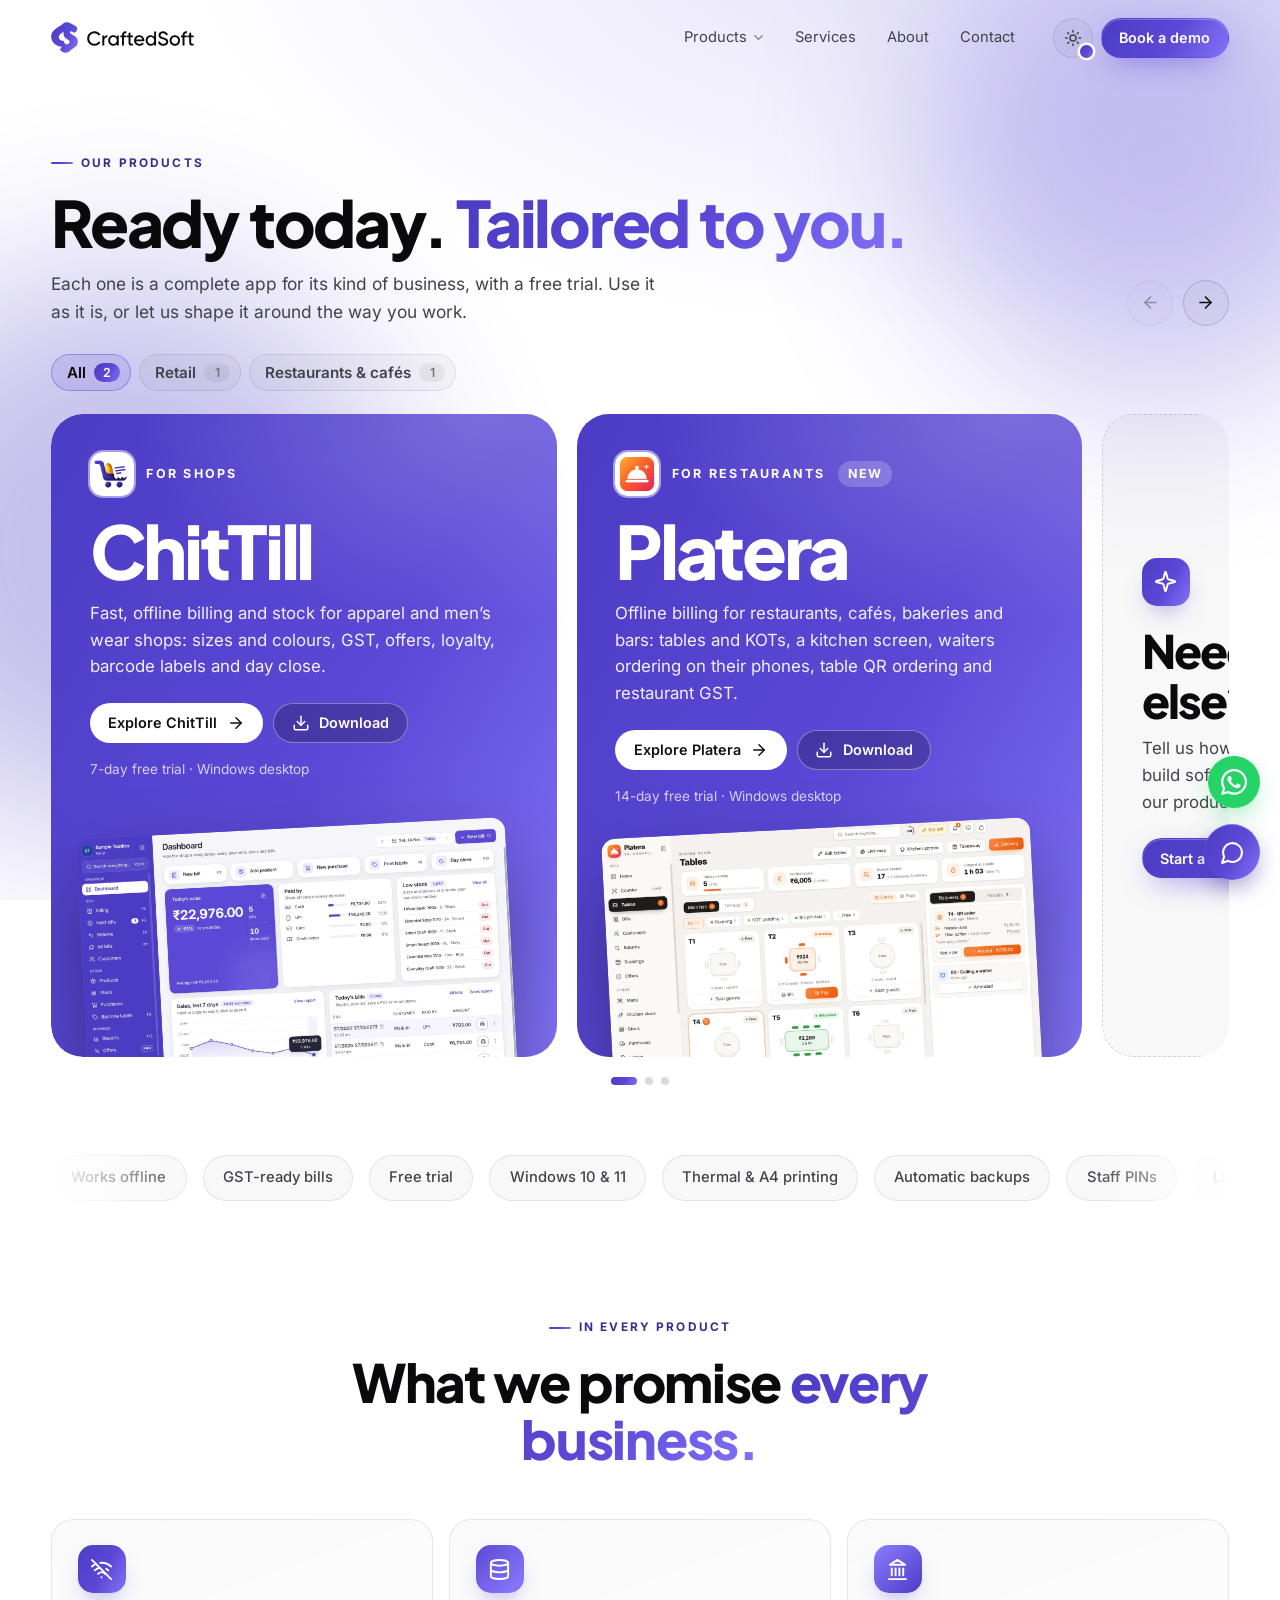
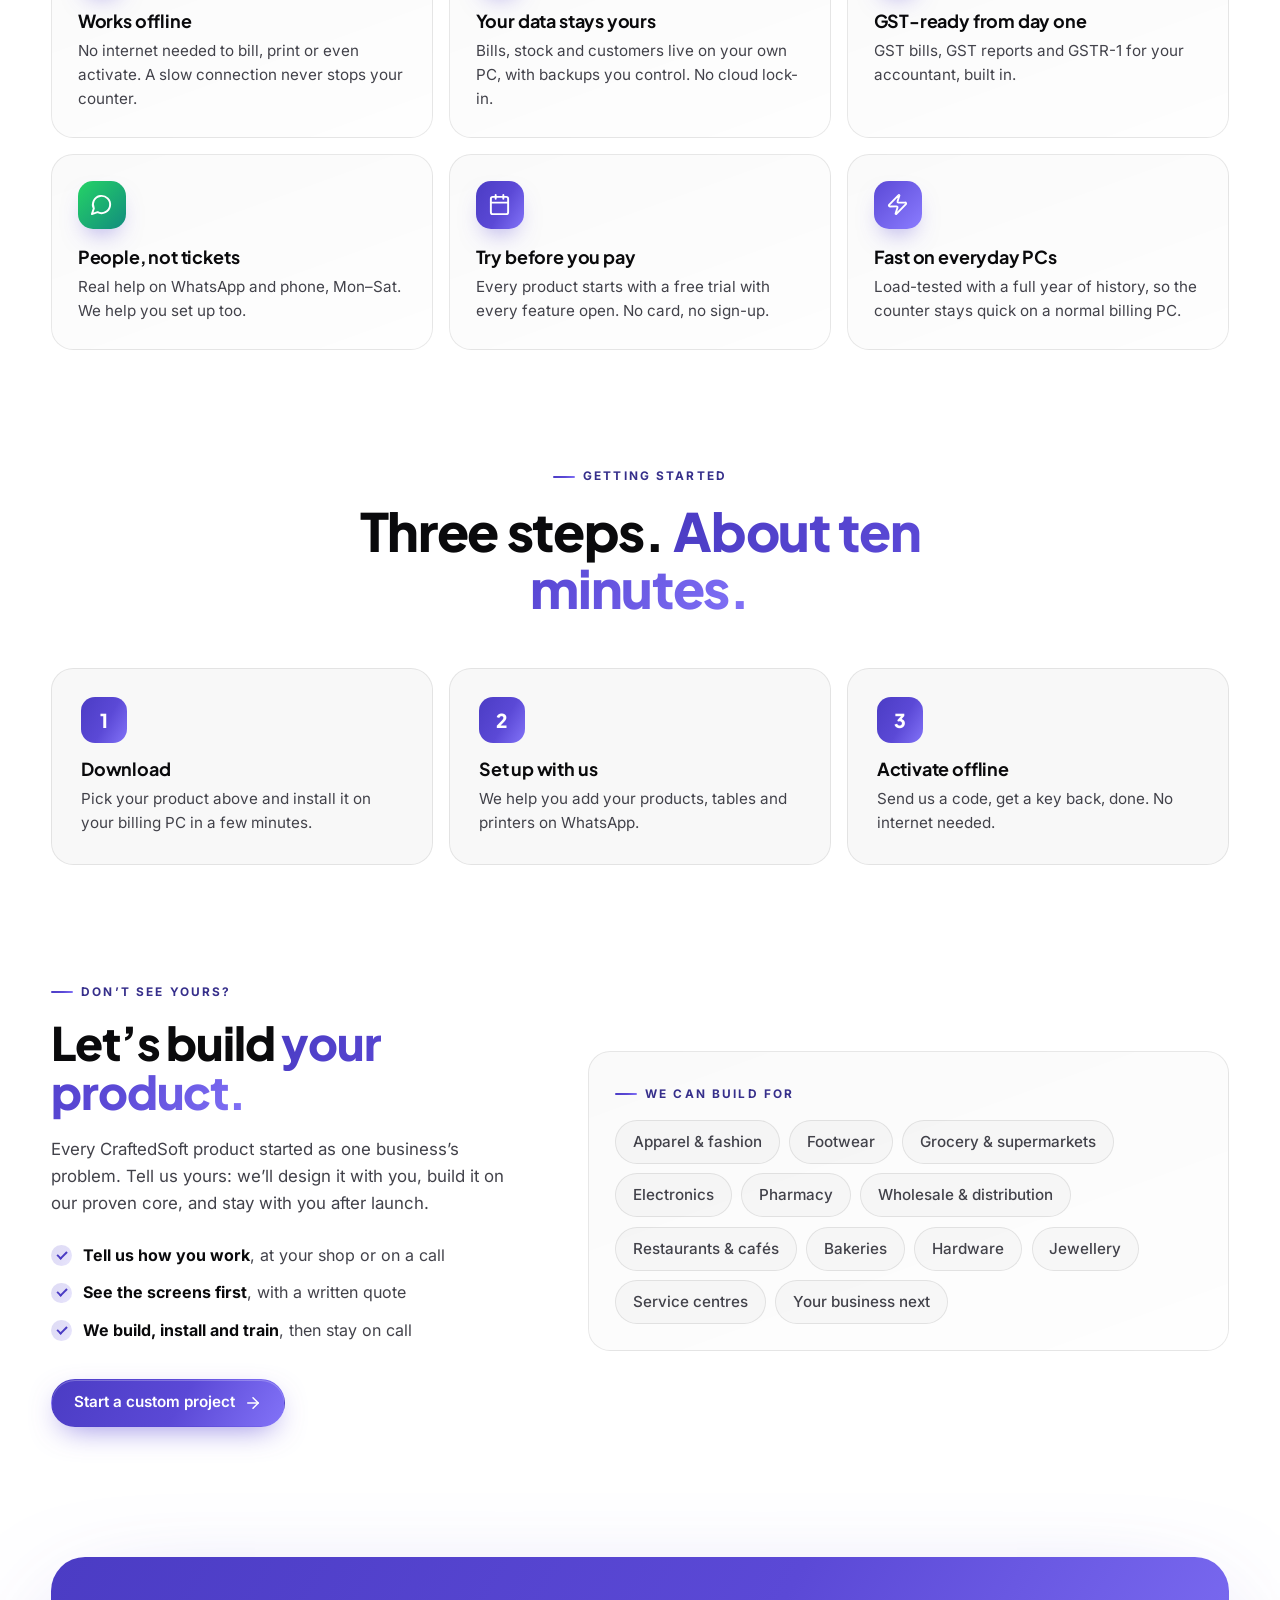
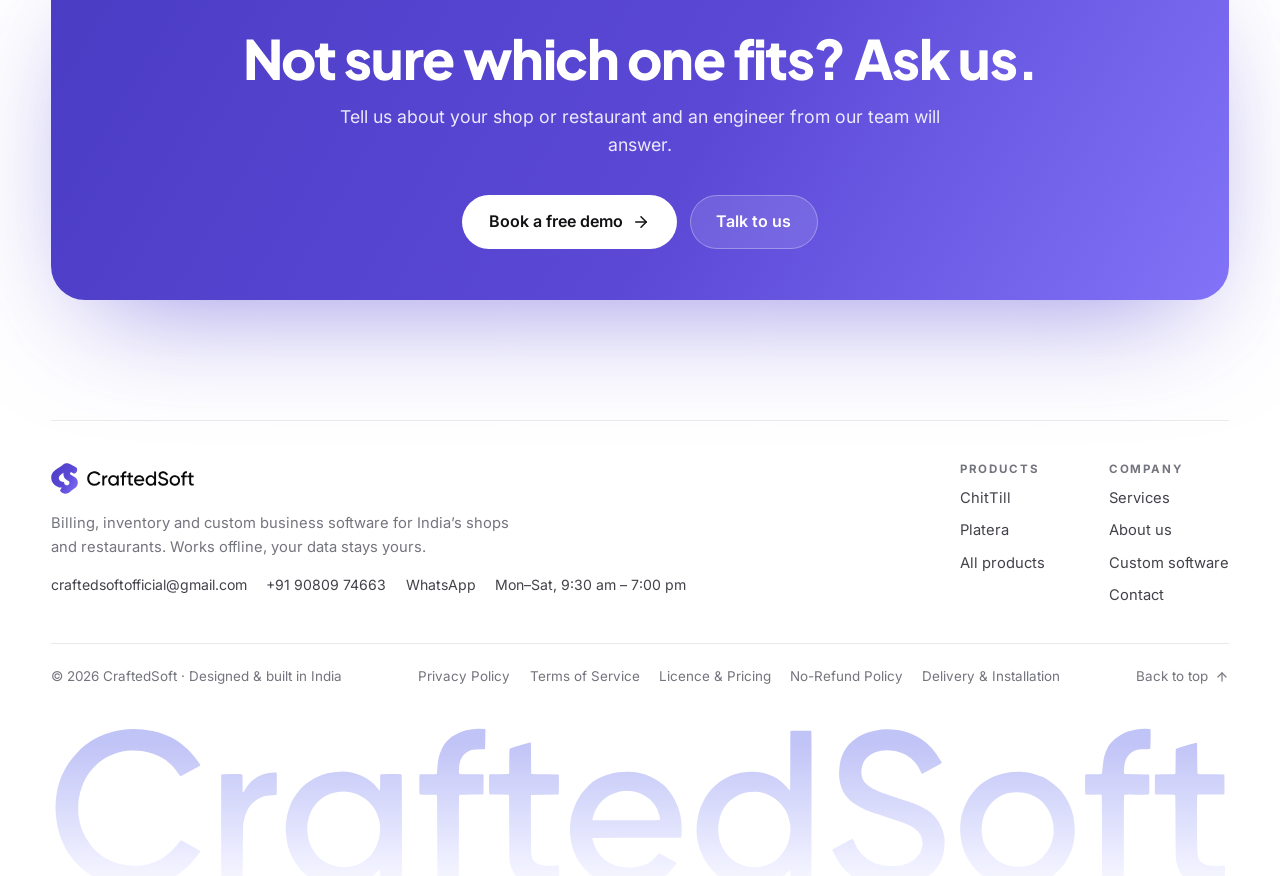
<file: products/index.html>
<!doctype html>
<html lang="en" data-root="../">
<head>
  <meta charset="utf-8" />
  <meta name="viewport" content="width=device-width, initial-scale=1" />
  <title>Products · CraftedSoft</title>
  <meta name="description" content="Ready-made billing software from CraftedSoft: ChitTill for clothing stores and Platera for restaurants. Offline, GST-ready, with a free trial, and tailored to you when you need it." />
  <meta name="theme-color" content="#ffffff" />
  <link rel="icon" href="../assets/img/logo.svg" type="image/svg+xml" />
  <!-- build:boot -->
<script>(function(){var d=document.documentElement;d.classList.add('js');var s='violet';try{var k=localStorage.getItem('cs-scheme');if(["violet","mono","aurora","ocean","forest","sunset"].indexOf(k)>=0)s=k}catch(e){}d.dataset.scheme=s;try{var t=localStorage.getItem('cs-theme');if(!t)t=matchMedia('(prefers-color-scheme: dark)').matches?'dark':'light';d.dataset.theme=t}catch(e){d.dataset.theme='light'}if(location.protocol!=='file:'){var v=document.createElement('style');v.textContent='@view-transition{navigation:auto}@media (prefers-reduced-motion:reduce){@view-transition{navigation:none}}';document.head.appendChild(v)}})()</script>
<!-- /build:boot -->
  <!-- build:head -->
<meta property="og:type" content="website" />
  <meta property="og:site_name" content="CraftedSoft" />
  <meta property="og:title" content="Products · CraftedSoft" />
  <meta property="og:description" content="Ready-made billing software from CraftedSoft: ChitTill for clothing stores and Platera for restaurants. Offline, GST-ready, with a free trial, and tailored to you when you need it." />
  <meta property="og:image" content="../assets/img/og/craftedsoft.png" />
  <meta property="og:image:width" content="1200" />
  <meta property="og:image:height" content="630" />
  <meta property="og:locale" content="en_IN" />
  <meta name="twitter:card" content="summary_large_image" />
  <link rel="apple-touch-icon" href="../assets/img/apple-touch-icon.png" />
  <link rel="manifest" href="../site.webmanifest" />
<!-- /build:head -->
  <link rel="stylesheet" href="../assets/css/style.css?v=e0066e8a" />
</head>
<body data-page="products">
  <!-- build:sprite -->
<svg width="0" height="0" style="position:absolute" aria-hidden="true" focusable="false"><defs><symbol id="i-arrow" viewBox="0 0 24 24"><path d="M5 12h14"/><path d="m12 5 7 7-7 7"/></symbol><symbol id="i-right" viewBox="0 0 24 24"><path d="m9 18 6-6-6-6"/></symbol><symbol id="i-down" viewBox="0 0 24 24"><path d="m6 9 6 6 6-6"/></symbol><symbol id="i-check" viewBox="0 0 24 24"><path d="M20 6 9 17l-5-5"/></symbol><symbol id="i-plus" viewBox="0 0 24 24"><path d="M5 12h14"/><path d="M12 5v14"/></symbol><symbol id="i-menu" viewBox="0 0 24 24"><line x1="4" x2="20" y1="7" y2="7"/><line x1="4" x2="20" y1="12" y2="12"/><line x1="4" x2="20" y1="17" y2="17"/></symbol><symbol id="i-x" viewBox="0 0 24 24"><path d="M18 6 6 18"/><path d="m6 6 12 12"/></symbol><symbol id="i-sun" viewBox="0 0 24 24"><circle cx="12" cy="12" r="4"/><path d="M12 2v2"/><path d="M12 20v2"/><path d="m4.93 4.93 1.41 1.41"/><path d="m17.66 17.66 1.41 1.41"/><path d="M2 12h2"/><path d="M20 12h2"/><path d="m6.34 17.66-1.41 1.41"/><path d="m19.07 4.93-1.41 1.41"/></symbol><symbol id="i-moon" viewBox="0 0 24 24"><path d="M12 3a6 6 0 0 0 9 9 9 9 0 1 1-9-9Z"/></symbol><symbol id="i-mail" viewBox="0 0 24 24"><rect width="20" height="16" x="2" y="4" rx="2"/><path d="m22 7-8.97 5.7a1.94 1.94 0 0 1-2.06 0L2 7"/></symbol><symbol id="i-phone" viewBox="0 0 24 24"><path d="M13.832 16.568a1 1 0 0 0 1.213-.303l.355-.465A2 2 0 0 1 17 15h3a2 2 0 0 1 2 2v3a2 2 0 0 1-2 2A18 18 0 0 1 2 4a2 2 0 0 1 2-2h3a2 2 0 0 1 2 2v3a2 2 0 0 1-.8 1.6l-.468.351a1 1 0 0 0-.292 1.233 14 14 0 0 0 6.392 6.384"/></symbol><symbol id="i-message" viewBox="0 0 24 24"><path d="M7.9 20A9 9 0 1 0 4 16.1L2 22Z"/></symbol><symbol id="i-pin" viewBox="0 0 24 24"><path d="M20 10c0 4.993-5.539 10.193-7.399 11.799a1 1 0 0 1-1.202 0C9.539 20.193 4 14.993 4 10a8 8 0 0 1 16 0"/><circle cx="12" cy="10" r="3"/></symbol><symbol id="i-clock" viewBox="0 0 24 24"><circle cx="12" cy="12" r="10"/><path d="M12 6v6l4 2"/></symbol><symbol id="i-wifioff" viewBox="0 0 24 24"><path d="M12 20h.01"/><path d="M8.5 16.429a5 5 0 0 1 7 0"/><path d="M5 12.859a10 10 0 0 1 5.17-2.69"/><path d="M19 12.859a10 10 0 0 0-2.007-1.523"/><path d="M2 8.82a15 15 0 0 1 4.177-2.643"/><path d="M22 8.82a15 15 0 0 0-11.288-3.764"/><path d="m2 2 20 20"/></symbol><symbol id="i-shield" viewBox="0 0 24 24"><path d="M20 13c0 5-3.5 7.5-7.66 8.95a1 1 0 0 1-.67-.01C7.5 20.5 4 18 4 13V6a1 1 0 0 1 1-1c2 0 4.5-1.2 6.24-2.72a1.17 1.17 0 0 1 1.52 0C14.51 3.81 17 5 19 5a1 1 0 0 1 1 1z"/><path d="m9 12 2 2 4-4"/></symbol><symbol id="i-headset" viewBox="0 0 24 24"><path d="M3 11h3a2 2 0 0 1 2 2v3a2 2 0 0 1-2 2H5a2 2 0 0 1-2-2v-5Zm0 0a9 9 0 1 1 18 0m0 0v5a2 2 0 0 1-2 2h-1a2 2 0 0 1-2-2v-3a2 2 0 0 1 2-2h3Z"/><path d="M21 16v2a4 4 0 0 1-4 4h-5"/></symbol><symbol id="i-grad" viewBox="0 0 24 24"><path d="M21.42 10.922a1 1 0 0 0-.019-1.838L12.83 5.18a2 2 0 0 0-1.66 0L2.6 9.08a1 1 0 0 0 0 1.832l8.57 3.908a2 2 0 0 0 1.66 0z"/><path d="M22 10v6"/><path d="M6 12.5V16a6 3 0 0 0 12 0v-3.5"/></symbol><symbol id="i-refresh" viewBox="0 0 24 24"><path d="M3 12a9 9 0 0 1 9-9 9.75 9.75 0 0 1 6.74 2.74L21 8"/><path d="M21 3v5h-5"/><path d="M21 12a9 9 0 0 1-9 9 9.75 9.75 0 0 1-6.74-2.74L3 16"/><path d="M8 16H3v5"/></symbol><symbol id="i-zap" viewBox="0 0 24 24"><path d="M4 14a1 1 0 0 1-.78-1.63l9.9-10.2a.5.5 0 0 1 .86.46l-1.92 6.02A1 1 0 0 0 13 10h7a1 1 0 0 1 .78 1.63l-9.9 10.2a.5.5 0 0 1-.86-.46l1.92-6.02A1 1 0 0 0 11 14z"/></symbol><symbol id="i-grid" viewBox="0 0 24 24"><rect width="7" height="7" x="3" y="3" rx="1"/><rect width="7" height="7" x="14" y="3" rx="1"/><rect width="7" height="7" x="14" y="14" rx="1"/><rect width="7" height="7" x="3" y="14" rx="1"/></symbol><symbol id="i-undo" viewBox="0 0 24 24"><path d="M9 14 4 9l5-5"/><path d="M4 9h10.5a5.5 5.5 0 0 1 5.5 5.5a5.5 5.5 0 0 1-5.5 5.5H11"/></symbol><symbol id="i-pause" viewBox="0 0 24 24"><circle cx="12" cy="12" r="10"/><line x1="10" x2="10" y1="15" y2="9"/><line x1="14" x2="14" y1="15" y2="9"/></symbol><symbol id="i-cart" viewBox="0 0 24 24"><circle cx="8" cy="21" r="1"/><circle cx="19" cy="21" r="1"/><path d="M2.05 2.05h2l2.66 12.42a2 2 0 0 0 2 1.58h9.78a2 2 0 0 0 1.95-1.57l1.65-7.43H5.12"/></symbol><symbol id="i-users" viewBox="0 0 24 24"><path d="M16 21v-2a4 4 0 0 0-4-4H6a4 4 0 0 0-4 4v2"/><circle cx="9" cy="7" r="4"/><path d="M22 21v-2a4 4 0 0 0-3-3.87"/><path d="M16 3.13a4 4 0 0 1 0 7.75"/></symbol><symbol id="i-db" viewBox="0 0 24 24"><ellipse cx="12" cy="5" rx="9" ry="3"/><path d="M3 5V19A9 3 0 0 0 21 19V5"/><path d="M3 12A9 3 0 0 0 21 12"/></symbol><symbol id="i-printer" viewBox="0 0 24 24"><path d="M6 18H4a2 2 0 0 1-2-2v-5a2 2 0 0 1 2-2h16a2 2 0 0 1 2 2v5a2 2 0 0 1-2 2h-2"/><path d="M6 9V3a1 1 0 0 1 1-1h10a1 1 0 0 1 1 1v6"/><rect x="6" y="14" width="12" height="8" rx="1"/></symbol><symbol id="i-wallet" viewBox="0 0 24 24"><path d="M19 7V4a1 1 0 0 0-1-1H5a2 2 0 0 0 0 4h15a1 1 0 0 1 1 1v4h-3a2 2 0 0 0 0 4h3a1 1 0 0 0 1-1v-2a1 1 0 0 0-1-1"/><path d="M3 5v14a2 2 0 0 0 2 2h15a1 1 0 0 0 1-1v-4"/></symbol><symbol id="i-files" viewBox="0 0 24 24"><path d="M20 7h-3a2 2 0 0 1-2-2V2"/><path d="M9 18a2 2 0 0 1-2-2V4a2 2 0 0 1 2-2h7l4 4v10a2 2 0 0 1-2 2Z"/><path d="M3 7.6v12.8A1.6 1.6 0 0 0 4.6 22h9.8"/></symbol><symbol id="i-percent" viewBox="0 0 24 24"><line x1="19" x2="5" y1="5" y2="19"/><circle cx="6.5" cy="6.5" r="2.5"/><circle cx="17.5" cy="17.5" r="2.5"/></symbol><symbol id="i-landmark" viewBox="0 0 24 24"><line x1="3" x2="21" y1="22" y2="22"/><line x1="6" x2="6" y1="18" y2="11"/><line x1="10" x2="10" y1="18" y2="11"/><line x1="14" x2="14" y1="18" y2="11"/><line x1="18" x2="18" y1="18" y2="11"/><polygon points="12 2 20 7 4 7"/></symbol><symbol id="i-monitor" viewBox="0 0 24 24"><rect width="20" height="14" x="2" y="3" rx="2"/><line x1="8" x2="16" y1="21" y2="21"/><line x1="12" x2="12" y1="17" y2="21"/></symbol><symbol id="i-sparkles" viewBox="0 0 24 24"><path d="M9.937 15.5A2 2 0 0 0 8.5 14.063l-6.135-1.582a.5.5 0 0 1 0-.962L8.5 9.936A2 2 0 0 0 9.937 8.5l1.582-6.135a.5.5 0 0 1 .963 0L14.063 8.5A2 2 0 0 0 15.5 9.937l6.135 1.581a.5.5 0 0 1 0 .964L15.5 14.063a2 2 0 0 0-1.437 1.437l-1.582 6.135a.5.5 0 0 1-.963 0z"/></symbol><symbol id="i-calendar" viewBox="0 0 24 24"><path d="M8 2v4"/><path d="M16 2v4"/><rect width="18" height="18" x="3" y="4" rx="2"/><path d="M3 10h18"/></symbol><symbol id="i-layers" viewBox="0 0 24 24"><path d="m12.83 2.18a2 2 0 0 0-1.66 0L2.6 6.08a1 1 0 0 0 0 1.83l8.58 3.91a2 2 0 0 0 1.66 0l8.58-3.9a1 1 0 0 0 0-1.83Z"/><path d="m22 17.65-9.17 4.16a2 2 0 0 1-1.66 0L2 17.65"/><path d="m22 12.65-9.17 4.16a2 2 0 0 1-1.66 0L2 12.65"/></symbol><symbol id="i-store" viewBox="0 0 24 24"><path d="m2 7 4.41-4.41A2 2 0 0 1 7.83 2h8.34a2 2 0 0 1 1.42.59L22 7"/><path d="M4 12v8a2 2 0 0 0 2 2h12a2 2 0 0 0 2-2v-8"/><path d="M15 22v-4a2 2 0 0 0-2-2h-2a2 2 0 0 0-2 2v4"/><path d="M2 7h20"/><path d="M22 7v3a2 2 0 0 1-2 2a2.7 2.7 0 0 1-1.59-.63.7.7 0 0 0-.82 0A2.7 2.7 0 0 1 16 12a2.7 2.7 0 0 1-1.59-.63.7.7 0 0 0-.82 0A2.7 2.7 0 0 1 12 12a2.7 2.7 0 0 1-1.59-.63.7.7 0 0 0-.82 0A2.7 2.7 0 0 1 8 12a2.7 2.7 0 0 1-1.59-.63.7.7 0 0 0-.82 0A2.7 2.7 0 0 1 4 12a2 2 0 0 1-2-2V7"/></symbol><symbol id="i-whatsapp" viewBox="0 0 24 24"><path fill="currentColor" stroke="none" d="M17.472 14.382c-.297-.149-1.758-.867-2.03-.967-.273-.099-.471-.148-.67.15-.197.297-.767.966-.94 1.164-.173.199-.347.223-.644.075-.297-.15-1.255-.463-2.39-1.475-.883-.788-1.48-1.761-1.653-2.059-.173-.297-.018-.458.13-.606.134-.133.298-.347.446-.52.149-.174.198-.298.298-.497.099-.198.05-.371-.025-.52-.075-.149-.669-1.612-.916-2.207-.242-.579-.487-.5-.669-.51-.173-.008-.371-.01-.57-.01-.198 0-.52.074-.792.372-.272.297-1.04 1.016-1.04 2.479 0 1.462 1.065 2.875 1.213 3.074.149.198 2.096 3.2 5.077 4.487.709.306 1.262.489 1.694.625.712.227 1.36.195 1.871.118.571-.085 1.758-.719 2.006-1.413.248-.694.248-1.289.173-1.413-.074-.124-.272-.198-.57-.347m-5.421 7.403h-.004a9.87 9.87 0 0 1-5.031-1.378l-.361-.214-3.741.982.998-3.648-.235-.374a9.86 9.86 0 0 1-1.51-5.26c.001-5.45 4.436-9.884 9.888-9.884 2.64 0 5.122 1.03 6.988 2.898a9.825 9.825 0 0 1 2.893 6.994c-.003 5.45-4.437 9.884-9.885 9.884m8.413-18.297A11.815 11.815 0 0 0 12.05 0C5.495 0 .16 5.335.157 11.892c0 2.096.547 4.142 1.588 5.945L.057 24l6.305-1.654a11.882 11.882 0 0 0 5.683 1.448h.005c6.554 0 11.89-5.335 11.893-11.893a11.821 11.821 0 0 0-3.48-8.413Z"/></symbol><symbol id="i-file" viewBox="0 0 24 24"><path d="M15 2H6a2 2 0 0 0-2 2v16a2 2 0 0 0 2 2h12a2 2 0 0 0 2-2V7Z"/><path d="M14 2v4a2 2 0 0 0 2 2h4"/><path d="M10 9H8"/><path d="M16 13H8"/><path d="M16 17H8"/></symbol><symbol id="i-key" viewBox="0 0 24 24"><path d="m15.5 7.5 2.3 2.3a1 1 0 0 0 1.4 0l2.1-2.1a1 1 0 0 0 0-1.4L19 4"/><path d="m21 2-9.6 9.6"/><circle cx="7.5" cy="15.5" r="5.5"/></symbol><symbol id="i-scale" viewBox="0 0 24 24"><path d="m16 16 3-8 3 8c-.87.65-1.92 1-3 1s-2.13-.35-3-1Z"/><path d="m2 16 3-8 3 8c-.87.65-1.92 1-3 1s-2.13-.35-3-1Z"/><path d="M7 21h10"/><path d="M12 3v18"/><path d="M3 7h2c2 0 5-1 7-2 2 1 5 2 7 2h2"/></symbol><symbol id="i-truck" viewBox="0 0 24 24"><path d="M14 18V6a2 2 0 0 0-2-2H4a2 2 0 0 0-2 2v11a1 1 0 0 0 1 1h2"/><path d="M15 18H9"/><path d="M19 18h2a1 1 0 0 0 1-1v-3.65a1 1 0 0 0-.22-.624l-3.48-4.35A1 1 0 0 0 17.52 8H14"/><circle cx="17" cy="18" r="2"/><circle cx="7" cy="18" r="2"/></symbol><symbol id="i-linkedin" viewBox="0 0 24 24"><path d="M16 8a6 6 0 0 1 6 6v7h-4v-7a2 2 0 0 0-2-2 2 2 0 0 0-2 2v7h-4v-7a6 6 0 0 1 6-6z"/><rect width="4" height="12" x="2" y="9"/><circle cx="4" cy="4" r="2"/></symbol><symbol id="i-github" viewBox="0 0 24 24"><path d="M15 22v-4a4.8 4.8 0 0 0-1-3.5c3 0 6-2 6-5.5.08-1.25-.27-2.48-1-3.5.28-1.15.28-2.35 0-3.5 0 0-1 0-3 1.5-2.64-.5-5.36-.5-8 0C6 2 5 2 5 2c-.3 1.15-.3 2.35 0 3.5A5.403 5.403 0 0 0 4 9c0 3.5 3 5.5 6 5.5-.39.49-.68 1.05-.85 1.65-.17.6-.22 1.23-.15 1.85v4"/><path d="M9 18c-4.51 2-5-2-7-2"/></symbol><symbol id="i-search" viewBox="0 0 24 24"><circle cx="11" cy="11" r="8"/><path d="m21 21-4.3-4.3"/></symbol><symbol id="i-download" viewBox="0 0 24 24"><path d="M12 15V3"/><path d="M21 15v4a2 2 0 0 1-2 2H5a2 2 0 0 1-2-2v-4"/><path d="m7 10 5 5 5-5"/></symbol><symbol id="i-star" viewBox="0 0 24 24"><path d="M11.525 2.295a.53.53 0 0 1 .95 0l2.31 4.679a2.123 2.123 0 0 0 1.595 1.16l5.166.756a.53.53 0 0 1 .294.904l-3.736 3.638a2.123 2.123 0 0 0-.611 1.878l.882 5.14a.53.53 0 0 1-.771.56l-4.618-2.428a2.122 2.122 0 0 0-1.973 0L6.396 21.01a.53.53 0 0 1-.77-.56l.881-5.139a2.122 2.122 0 0 0-.611-1.879L2.16 9.795a.53.53 0 0 1 .294-.906l5.165-.755a2.122 2.122 0 0 0 1.597-1.16z"/></symbol><symbol id="i-scan" viewBox="0 0 24 24"><path d="M3 7V5a2 2 0 0 1 2-2h2"/><path d="M17 3h2a2 2 0 0 1 2 2v2"/><path d="M21 17v2a2 2 0 0 1-2 2h-2"/><path d="M7 21H5a2 2 0 0 1-2-2v-2"/><path d="M8 7v10"/><path d="M12 7v10"/><path d="M17 7v10"/></symbol><symbol id="i-send" viewBox="0 0 24 24"><path d="M14.536 21.686a.5.5 0 0 0 .937-.024l6.5-19a.496.496 0 0 0-.635-.635l-19 6.5a.5.5 0 0 0-.024.937l7.93 3.18a2 2 0 0 1 1.112 1.11z"/><path d="m21.854 2.147-10.94 10.939"/></symbol></defs></svg>
<!-- /build:sprite -->
  <div class="aurora" aria-hidden="true"><span></span><span></span><span></span></div>
  <a class="skip" href="#main">Skip to content</a>
  <!-- build:header -->
<header class="nav" id="hdr">
    <div class="nav-in">
      <a class="brand" href="../" aria-label="CraftedSoft home"><span class="logo-mark" aria-hidden="true"></span><span class="logo-word" aria-hidden="true"></span></a>
      <nav class="nav-links" aria-label="Main"><div class="pmenu">
        <button type="button" class="pmenu-btn" aria-expanded="false" aria-controls="pmenu-panel"><span>Products</span><svg class="i" aria-hidden="true"><use href="#i-down"/></svg></button>
        <div class="pmenu-panel" id="pmenu-panel" hidden>
          <div class="pmenu-list"><div class="pmenu-head">Products</div><a class="pmenu-item" href="../products/chittill/" data-i="0" style="--pc:#5b49d6"><img src="../assets/img/chittill/chittill-icon.webp" alt="" width="34" height="34"><span><b>ChitTill</b><small>For shops</small></span></a><a class="pmenu-item" href="../products/platera/" data-i="1" style="--pc:#f26b1d"><img src="../assets/img/platera/platera-icon.webp" alt="" width="34" height="34"><span><b>Platera</b><small>For restaurants</small></span></a><div class="pmenu-sep"></div><a class="pmenu-extra" href="../products/"><i><svg class="i" aria-hidden="true"><use href="#i-grid"/></svg></i>All products</a><a class="pmenu-extra" href="../contact/?interest=custom"><i><svg class="i" aria-hidden="true"><use href="#i-plus"/></svg></i>Custom software</a></div>
          <div class="pmenu-preview"><div class="pmenu-pane" data-i="0" style="--pc:#5b49d6" hidden><img src="../assets/img/chittill/dashboard-sm.webp" alt="" loading="lazy" width="1440" height="900"><b>ChitTill · Billing made for clothing stores</b><ul><li>Keyboard-first counter</li><li>Stock by size &amp; colour</li><li>GST done right</li></ul><a class="pmenu-go" href="../products/chittill/">Explore ChitTill <svg class="i" aria-hidden="true"><use href="#i-arrow"/></svg></a></div><div class="pmenu-pane" data-i="1" style="--pc:#f26b1d" hidden><img src="../assets/img/platera/tables-sm.webp" alt="" loading="lazy" width="1440" height="900"><b>Platera · Billing made for restaurants</b><ul><li>Tables &amp; KOTs</li><li>Kitchen screen</li><li>Captain app &amp; table QR</li></ul><a class="pmenu-go" href="../products/platera/">Explore Platera <svg class="i" aria-hidden="true"><use href="#i-arrow"/></svg></a></div></div>
        </div>
      </div><a href="../services/">Services</a><a href="../about/">About</a><a href="../contact/">Contact</a></nav>
      <div class="nav-act">
        <div class="appdd">
          <button type="button" class="icon-btn appbtn" aria-expanded="false" aria-controls="apppop" aria-label="Appearance: mode and colour" title="Appearance"><svg class="i i-sun" aria-hidden="true"><use href="#i-sun"/></svg><svg class="i i-moon" aria-hidden="true"><use href="#i-moon"/></svg><span class="appbtn__dot" aria-hidden="true"></span></button>
          <div class="apppop" id="apppop" role="dialog" aria-label="Appearance" hidden>
            <div class="apppop__head"><b>Appearance</b><small>Saved on this device</small></div>
            <div class="appear__label">Mode</div><div class="appear__seg" role="group" aria-label="Mode"><button type="button" data-mode-pick="light" aria-pressed="false"><svg class="i" aria-hidden="true"><use href="#i-sun"/></svg><span>Light</span></button><button type="button" data-mode-pick="dark" aria-pressed="false"><svg class="i" aria-hidden="true"><use href="#i-moon"/></svg><span>Dark</span></button><button type="button" data-mode-pick="auto" aria-pressed="true"><svg class="i" aria-hidden="true"><use href="#i-monitor"/></svg><span>Auto</span></button></div><div class="appear__label">Colour</div><div class="appear__grid" role="group" aria-label="Colour scheme"><button type="button" class="appear__sw" data-scheme-pick="violet" style="--sw:linear-gradient(135deg, #4b3cc4, #5b49d6 55%, #8b7cff)" aria-pressed="true"><span class="appear__pv" aria-hidden="true"><i></i><i></i><i></i><i></i></span><span class="appear__name">Violet</span><span class="appear__tick" aria-hidden="true"><svg class="i" aria-hidden="true"><use href="#i-check"/></svg></span></button><button type="button" class="appear__sw" data-scheme-pick="mono" style="--sw:var(--text)" aria-pressed="false"><span class="appear__pv" aria-hidden="true"><i></i><i></i><i></i><i></i></span><span class="appear__name">Mono</span><span class="appear__tick" aria-hidden="true"><svg class="i" aria-hidden="true"><use href="#i-check"/></svg></span></button><button type="button" class="appear__sw" data-scheme-pick="aurora" style="--sw:linear-gradient(135deg, #6d5dfc, #c056f5 55%, #ff6fa8)" aria-pressed="false"><span class="appear__pv" aria-hidden="true"><i></i><i></i><i></i><i></i></span><span class="appear__name">Aurora</span><span class="appear__tick" aria-hidden="true"><svg class="i" aria-hidden="true"><use href="#i-check"/></svg></span></button><button type="button" class="appear__sw" data-scheme-pick="ocean" style="--sw:linear-gradient(135deg, #0ea5e9, #6366f1 55%, #a855f7)" aria-pressed="false"><span class="appear__pv" aria-hidden="true"><i></i><i></i><i></i><i></i></span><span class="appear__name">Ocean</span><span class="appear__tick" aria-hidden="true"><svg class="i" aria-hidden="true"><use href="#i-check"/></svg></span></button><button type="button" class="appear__sw" data-scheme-pick="forest" style="--sw:linear-gradient(135deg, #10b981, #14b8a6 55%, #0ea5e9)" aria-pressed="false"><span class="appear__pv" aria-hidden="true"><i></i><i></i><i></i><i></i></span><span class="appear__name">Forest</span><span class="appear__tick" aria-hidden="true"><svg class="i" aria-hidden="true"><use href="#i-check"/></svg></span></button><button type="button" class="appear__sw" data-scheme-pick="sunset" style="--sw:linear-gradient(135deg, #f59e0b, #f43f5e 55%, #ec4899)" aria-pressed="false"><span class="appear__pv" aria-hidden="true"><i></i><i></i><i></i><i></i></span><span class="appear__name">Sunset</span><span class="appear__tick" aria-hidden="true"><svg class="i" aria-hidden="true"><use href="#i-check"/></svg></span></button></div>
            <div class="apppop__foot"><button type="button" data-appear-reset><svg class="i" aria-hidden="true"><use href="#i-refresh"/></svg>Reset to default</button></div>
          </div>
        </div>
        <a class="btn btn-primary btn-sm nav-cta" href="../contact/?interest=demo">Book a demo</a>
        <button type="button" class="nav-menu" aria-label="Open menu" aria-expanded="false" aria-controls="mnav"><span></span><span></span></button>
      </div>
    </div>
    <div class="mnav" id="mnav">
      <div class="mnav__links"><a href="../">Home</a><a href="../products/">Products</a><a href="../services/">Services</a><a href="../about/">About</a><a href="../contact/">Contact</a></div>
      <div class="mnav__prods"><a href="../products/chittill/"><img src="../assets/img/chittill/chittill-icon.webp" alt="" width="38" height="38"><span><b>ChitTill</b><small>Billing made for clothing stores</small></span></a><a href="../products/platera/"><img src="../assets/img/platera/platera-icon.webp" alt="" width="38" height="38"><span><b>Platera</b><small>Billing made for restaurants</small></span></a></div>
      <div class="mnav__appear"><div class="mnav__appear-head"><b>Appearance</b><button type="button" data-appear-reset>Reset</button></div><div class="appear__label">Mode</div><div class="appear__seg" role="group" aria-label="Mode"><button type="button" data-mode-pick="light" aria-pressed="false"><svg class="i" aria-hidden="true"><use href="#i-sun"/></svg><span>Light</span></button><button type="button" data-mode-pick="dark" aria-pressed="false"><svg class="i" aria-hidden="true"><use href="#i-moon"/></svg><span>Dark</span></button><button type="button" data-mode-pick="auto" aria-pressed="true"><svg class="i" aria-hidden="true"><use href="#i-monitor"/></svg><span>Auto</span></button></div><div class="appear__label">Colour</div><div class="appear__grid" role="group" aria-label="Colour scheme"><button type="button" class="appear__sw" data-scheme-pick="violet" style="--sw:linear-gradient(135deg, #4b3cc4, #5b49d6 55%, #8b7cff)" aria-pressed="true"><span class="appear__pv" aria-hidden="true"><i></i><i></i><i></i><i></i></span><span class="appear__name">Violet</span><span class="appear__tick" aria-hidden="true"><svg class="i" aria-hidden="true"><use href="#i-check"/></svg></span></button><button type="button" class="appear__sw" data-scheme-pick="mono" style="--sw:var(--text)" aria-pressed="false"><span class="appear__pv" aria-hidden="true"><i></i><i></i><i></i><i></i></span><span class="appear__name">Mono</span><span class="appear__tick" aria-hidden="true"><svg class="i" aria-hidden="true"><use href="#i-check"/></svg></span></button><button type="button" class="appear__sw" data-scheme-pick="aurora" style="--sw:linear-gradient(135deg, #6d5dfc, #c056f5 55%, #ff6fa8)" aria-pressed="false"><span class="appear__pv" aria-hidden="true"><i></i><i></i><i></i><i></i></span><span class="appear__name">Aurora</span><span class="appear__tick" aria-hidden="true"><svg class="i" aria-hidden="true"><use href="#i-check"/></svg></span></button><button type="button" class="appear__sw" data-scheme-pick="ocean" style="--sw:linear-gradient(135deg, #0ea5e9, #6366f1 55%, #a855f7)" aria-pressed="false"><span class="appear__pv" aria-hidden="true"><i></i><i></i><i></i><i></i></span><span class="appear__name">Ocean</span><span class="appear__tick" aria-hidden="true"><svg class="i" aria-hidden="true"><use href="#i-check"/></svg></span></button><button type="button" class="appear__sw" data-scheme-pick="forest" style="--sw:linear-gradient(135deg, #10b981, #14b8a6 55%, #0ea5e9)" aria-pressed="false"><span class="appear__pv" aria-hidden="true"><i></i><i></i><i></i><i></i></span><span class="appear__name">Forest</span><span class="appear__tick" aria-hidden="true"><svg class="i" aria-hidden="true"><use href="#i-check"/></svg></span></button><button type="button" class="appear__sw" data-scheme-pick="sunset" style="--sw:linear-gradient(135deg, #f59e0b, #f43f5e 55%, #ec4899)" aria-pressed="false"><span class="appear__pv" aria-hidden="true"><i></i><i></i><i></i><i></i></span><span class="appear__name">Sunset</span><span class="appear__tick" aria-hidden="true"><svg class="i" aria-hidden="true"><use href="#i-check"/></svg></span></button></div></div>
      <a class="btn btn-primary btn-lg" href="../contact/?interest=demo">Book a free demo <svg class="i" aria-hidden="true"><use href="#i-arrow"/></svg></a>
    </div>
  </header>
<!-- /build:header -->

  <main id="main">
    <!-- ===== One door per product ===== -->
    <section class="doors" data-doors>
      <div class="doors-head">
        <div>
          <div class="kicker">Our products</div>
          <h1>Ready today. <span class="grad">Tailored to you.</span></h1>
          <p>Each one is a complete app for its kind of business, with a free trial. Use it as it is, or let us shape it around the way you work.</p>
        </div>
        <div class="door-arrows">
          <button type="button" class="round-btn" data-door-prev aria-label="Previous products"><svg class="i" style="transform:rotate(180deg)"><use href="#i-arrow"/></svg></button>
          <button type="button" class="round-btn" data-door-next aria-label="More products"><svg class="i"><use href="#i-arrow"/></svg></button>
        </div>
      </div>
      <div class="faq-topics door-chips" data-door-chips role="group" aria-label="Filter by industry">
        <!-- build:door-chips -->
<button type="button" class="on" aria-pressed="true" data-industry="*">All<span>2</span></button><button type="button" class="" aria-pressed="false" data-industry="Retail">Retail<span>1</span></button><button type="button" class="" aria-pressed="false" data-industry="Restaurants &amp; cafés">Restaurants &amp; cafés<span>1</span></button>
<!-- /build:door-chips -->
      </div>
      <div class="door-track" tabindex="0" aria-label="Products">
        <!-- build:doors -->
<article class="door" data-industry="Retail">
          <a class="door-link" href="../products/chittill/" aria-label="Explore ChitTill"></a>
          <div class="door-for"><img src="../assets/img/chittill/chittill-icon.webp" alt="" width="44" height="44">For shops</div>
          <h2>ChitTill</h2>
          <p>Fast, offline billing and stock for apparel and men’s wear shops: sizes and colours, GST, offers, loyalty, barcode labels and day close.</p>
          <div class="door-actions"><a class="btn btn-white btn-sm" href="../products/chittill/">Explore ChitTill <svg class="i" aria-hidden="true"><use href="#i-arrow"/></svg></a><a class="btn btn-sm door-dl" href="https://github.com/craftedsoftofficial/chittill-releases/releases/download/v0.1.0/ChitTill-Setup-0.1.0.exe"><svg class="i" aria-hidden="true"><use href="#i-download"/></svg>Download</a></div>
          <p class="door-meta">7-day free trial · Windows desktop</p>
          <img class="door-shot on-light" src="../assets/img/chittill/dashboard-sm.webp" alt="ChitTill screenshot" loading="lazy" width="1440" height="900"><img class="door-shot on-dark" src="../assets/img/chittill/dark-dashboard-sm.webp" alt="ChitTill screenshot" loading="lazy" width="1440" height="900">
        </article>
        <article class="door" data-industry="Restaurants &amp; cafés">
          <a class="door-link" href="../products/platera/" aria-label="Explore Platera"></a>
          <div class="door-for"><img src="../assets/img/platera/platera-icon.webp" alt="" width="44" height="44">For restaurants<em>New</em></div>
          <h2>Platera</h2>
          <p>Offline billing for restaurants, cafés, bakeries and bars: tables and KOTs, a kitchen screen, waiters ordering on their phones, table QR ordering and restaurant GST.</p>
          <div class="door-actions"><a class="btn btn-white btn-sm" href="../products/platera/">Explore Platera <svg class="i" aria-hidden="true"><use href="#i-arrow"/></svg></a><a class="btn btn-sm door-dl" href="https://github.com/craftedsoftofficial/platera-releases/releases/download/v0.1.0/Platera-Setup.exe"><svg class="i" aria-hidden="true"><use href="#i-download"/></svg>Download</a></div>
          <p class="door-meta">14-day free trial · Windows desktop</p>
          <img class="door-shot on-light" src="../assets/img/platera/tables-sm.webp" alt="Platera screenshot" loading="lazy" width="1440" height="900"><img class="door-shot on-dark" src="../assets/img/platera/dark-tables-sm.webp" alt="Platera screenshot" loading="lazy" width="1440" height="900">
        </article>
        <article class="door door-build" data-industry="*">
          <a class="door-link" href="../contact/?interest=custom" aria-label="Start a custom project"></a>
          <span class="ico"><svg class="i" aria-hidden="true"><use href="#i-sparkles"/></svg></span>
          <h2>Need something else?</h2>
          <p>Tell us how your business works. We design and build software around it, on the same proven core as our products.</p>
          <div class="door-actions"><a class="btn btn-primary btn-sm" href="../contact/?interest=custom">Start a custom project <svg class="i" aria-hidden="true"><use href="#i-arrow"/></svg></a></div>
        </article>
<!-- /build:doors -->
      </div>
      <div class="door-dots"></div>
    </section>

    <div class="marquee" role="region" aria-label="What every product includes">
      <div class="marquee-track">
        <span>Works offline</span><span>GST-ready bills</span><span>Free trial</span><span>Windows 10 &amp; 11</span><span>Thermal &amp; A4 printing</span><span>Automatic backups</span><span>Staff PINs</span><span>Light &amp; dark themes</span><span>Setup &amp; training</span><span>Support on WhatsApp</span>
        <span aria-hidden="true">Works offline</span><span aria-hidden="true">GST-ready bills</span><span aria-hidden="true">Free trial</span><span aria-hidden="true">Windows 10 &amp; 11</span><span aria-hidden="true">Thermal &amp; A4 printing</span><span aria-hidden="true">Automatic backups</span><span aria-hidden="true">Staff PINs</span><span aria-hidden="true">Light &amp; dark themes</span><span aria-hidden="true">Setup &amp; training</span><span aria-hidden="true">Support on WhatsApp</span>
      </div>
    </div>

    <!-- ===== Every product includes ===== -->
    <section id="included">
      <div class="section-head reveal">
        <div class="kicker">In every product</div>
        <h2>What we promise <span class="grad">every business.</span></h2>
      </div>
      <div class="promises">
        <article class="card reveal" data-tilt><div class="ico"><svg class="i"><use href="#i-wifioff"/></svg></div><h3>Works offline</h3><p>No internet needed to bill, print or even activate. A slow connection never stops your counter.</p></article>
        <article class="card reveal" data-tilt><div class="ico alt"><svg class="i"><use href="#i-db"/></svg></div><h3>Your data stays yours</h3><p>Bills, stock and customers live on your own PC, with backups you control. No cloud lock-in.</p></article>
        <article class="card reveal" data-tilt><div class="ico alt2"><svg class="i"><use href="#i-landmark"/></svg></div><h3>GST-ready from day one</h3><p>GST bills, GST reports and GSTR-1 for your accountant, built in.</p></article>
        <article class="card reveal" data-tilt><div class="ico wa"><svg class="i"><use href="#i-message"/></svg></div><h3>People, not tickets</h3><p>Real help on WhatsApp and phone, Mon–Sat. We help you set up too.</p></article>
        <article class="card reveal" data-tilt><div class="ico"><svg class="i"><use href="#i-calendar"/></svg></div><h3>Try before you pay</h3><p>Every product starts with a free trial with every feature open. No card, no sign-up.</p></article>
        <article class="card reveal" data-tilt><div class="ico alt"><svg class="i"><use href="#i-zap"/></svg></div><h3>Fast on everyday PCs</h3><p>Load-tested with a full year of history, so the counter stays quick on a normal billing PC.</p></article>
      </div>
    </section>

    <!-- ===== Getting started ===== -->
    <section class="steps-wrap">
      <div class="section-head reveal">
        <div class="kicker">Getting started</div>
        <h2>Three steps. <span class="grad">About ten minutes.</span></h2>
      </div>
      <div class="steps">
        <div class="step reveal" data-tilt><span class="step-n">1</span><h3>Download</h3><p>Pick your product above and install it on your billing PC in a few minutes.</p></div>
        <div class="step reveal" data-tilt><span class="step-n">2</span><h3>Set up with us</h3><p>We help you add your products, tables and printers on WhatsApp.</p></div>
        <div class="step reveal" data-tilt><span class="step-n">3</span><h3>Activate offline</h3><p>Send us a code, get a key back, done. No internet needed.</p></div>
      </div>
    </section>

    <!-- ===== Custom ===== -->
    <section class="split" id="custom">
      <div class="reveal">
        <div class="kicker">Don’t see yours?</div>
        <h2>Let’s build <span class="grad">your product.</span></h2>
        <p>Every CraftedSoft product started as one business’s problem. Tell us yours: we’ll design it with you, build it on our proven core, and stay with you after launch.</p>
        <ul class="ticks">
          <li><b>Tell us how you work</b>, at your shop or on a call</li>
          <li><b>See the screens first</b>, with a written quote</li>
          <li><b>We build, install and train</b>, then stay on call</li>
        </ul>
        <div class="cta-row"><a class="btn btn-primary btn-md" href="../contact/?interest=custom">Start a custom project <svg class="i"><use href="#i-arrow"/></svg></a></div>
      </div>
      <div class="card reveal">
        <div class="kicker">We can build for</div>
        <div class="pills"><span>Apparel &amp; fashion</span><span>Footwear</span><span>Grocery &amp; supermarkets</span><span>Electronics</span><span>Pharmacy</span><span>Wholesale &amp; distribution</span><span>Restaurants &amp; cafés</span><span>Bakeries</span><span>Hardware</span><span>Jewellery</span><span>Service centres</span><span>Your business next</span></div>
      </div>
    </section>

    <section class="cta reveal">
      <div class="cta-card">
        <div class="cta-glow" aria-hidden="true"></div>
        <h2>Not sure which one fits? Ask us.</h2>
        <p>Tell us about your shop or restaurant and an engineer from our team will answer.</p>
        <div class="cta-row center">
          <a class="btn btn-white btn-lg" href="../contact/?interest=demo">Book a free demo <svg class="i"><use href="#i-arrow"/></svg></a>
          <a class="btn btn-ghost btn-lg" data-whatsapp="Hi CraftedSoft! Which of your products fits my business?" href="../contact/">Talk to us</a>
        </div>
      </div>
    </section>
  </main>

  <!-- build:footer -->
<footer class="footer">
    <div class="f-top">
      <div class="f-brand">
        <a class="brand" href="../" aria-label="CraftedSoft home"><span class="logo-mark" aria-hidden="true"></span><span class="logo-word" aria-hidden="true"></span></a>
        <p>Billing, inventory and custom business software for India’s shops and restaurants. Works offline, your data stays yours.</p>
        <div class="f-reach"><a href="mailto:craftedsoftofficial@gmail.com">craftedsoftofficial@gmail.com</a><a href="tel:+919080974663">+91 90809 74663</a><a href="https://wa.me/919080974663" target="_blank" rel="noopener">WhatsApp</a><span>Mon–Sat, 9:30 am – 7:00 pm</span></div>
      </div>
      <div class="f-cols">
        <nav class="f-col" aria-label="Products"><h4>Products</h4><a href="../products/chittill/">ChitTill</a><a href="../products/platera/">Platera</a><a href="../products/">All products</a></nav>
        <nav class="f-col" aria-label="Company"><h4>Company</h4><a href="../services/">Services</a><a href="../about/">About us</a><a href="../contact/?interest=custom">Custom software</a><a href="../contact/">Contact</a></nav>
      </div>
    </div>
    <div class="f-bottom">
      <span>© 2026 CraftedSoft · Designed &amp; built in India</span>
      <nav class="f-legal" aria-label="Legal"><a href="../legal/privacy/">Privacy Policy</a><a href="../legal/terms/">Terms of Service</a><a href="../legal/licence/">Licence & Pricing</a><a href="../legal/refunds/">No-Refund Policy</a><a href="../legal/delivery/">Delivery & Installation</a></nav>
      <button type="button" class="f-top-btn" data-to-top>Back to top <svg class="i" aria-hidden="true"><use href="#i-arrow"/></svg></button>
    </div>
    <div class="f-word logo-word" aria-hidden="true"></div>
  </footer>
  <a class="wa-fab" href="https://wa.me/919080974663" target="_blank" rel="noopener" data-wa="919080974663" aria-label="Chat with us on WhatsApp" data-track="WhatsApp">
    <span class="wa-fab__bubble" aria-hidden="true"><b>Questions?</b> Chat with us</span>
    <span class="wa-fab__btn"><svg class="i" aria-hidden="true"><use href="#i-whatsapp"/></svg></span>
  </a>
  <div class="help" id="cs-help">
    <span class="help__peek" aria-hidden="true"><b>Have a question?</b> Ask me</span>
    <button type="button" class="help__launch" aria-expanded="false" aria-controls="cs-help-panel" aria-label="Open CS Assistant"><svg class="i i-open" aria-hidden="true"><use href="#i-message"/></svg><svg class="i i-close" aria-hidden="true"><use href="#i-x"/></svg></button>
    <section class="help__panel" id="cs-help-panel" role="dialog" aria-label="CS Assistant" hidden>
      <header class="help__head">
        <span class="logo-tile" aria-hidden="true"><span class="logo-mark"></span></span>
        <span><b>CS Assistant</b><small>Instant answers, any time</small></span>
        <button type="button" class="help__reset" title="Start over" aria-label="Start over"><svg class="i" aria-hidden="true"><use href="#i-refresh"/></svg></button>
        <button type="button" class="help__close" aria-label="Close CS Assistant"><svg class="i" aria-hidden="true"><use href="#i-x"/></svg></button>
      </header>
      <div class="help__log" role="log" aria-live="polite"></div>
      <div class="help__chips" aria-label="Suggested questions"></div>
      <form class="help__form" autocomplete="off">
        <label class="sr-only" for="cs-help-q">Type your question</label>
        <input class="help__input" id="cs-help-q" type="text" maxlength="200" placeholder="Ask about products, pricing, setup…">
        <button type="submit" class="help__send" aria-label="Send"><svg class="i" aria-hidden="true"><use href="#i-send"/></svg></button>
      </form>
      <p class="help__foot">Need a person? <a href="../contact/">Contact the team</a></p>
    </section>
  </div>
  <script src="../assets/js/support-data.js?v=4de0f6cb" defer></script>
  <script src="../assets/js/support.js?v=7210e188" defer></script>
<!-- /build:footer -->
  <script src="../assets/js/site-data.js?v=d3c323a5"></script>
  <script src="../assets/js/main.js?v=13795d3b"></script>
</body>
</html>
</file>
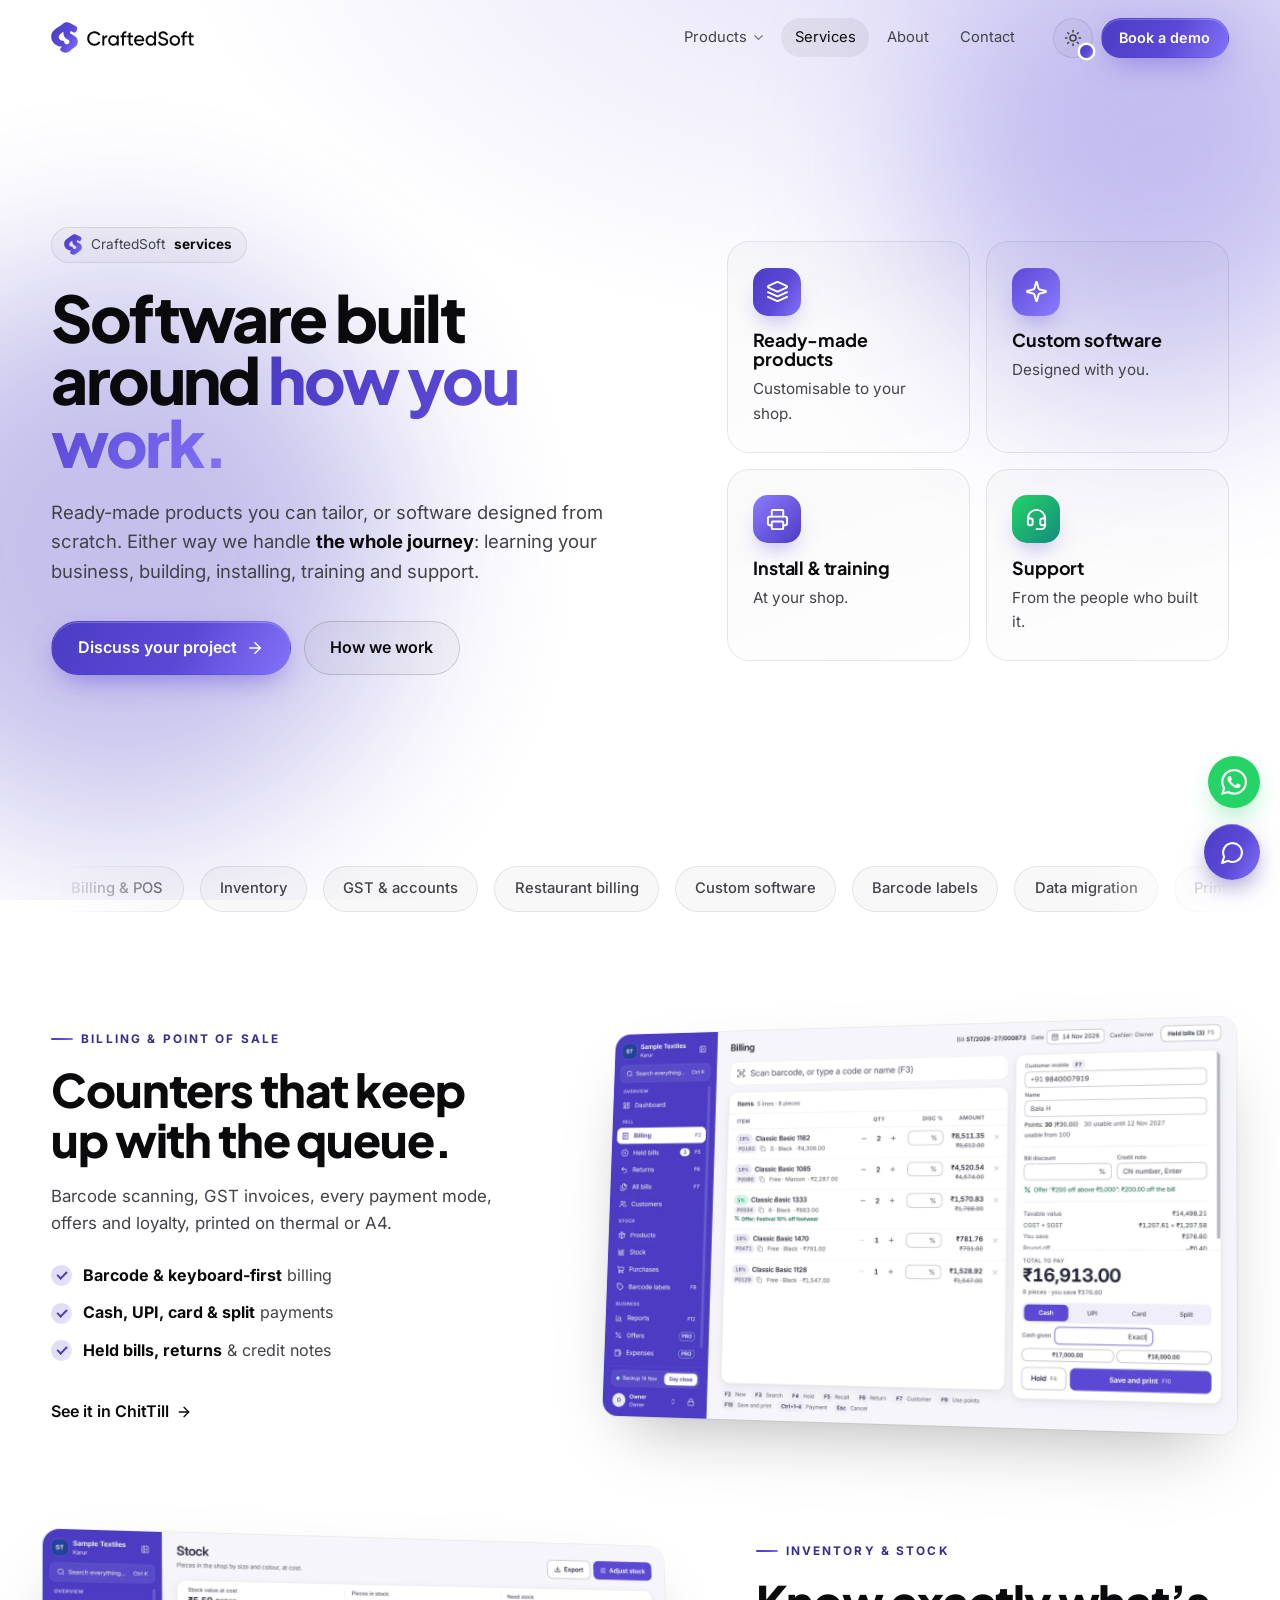
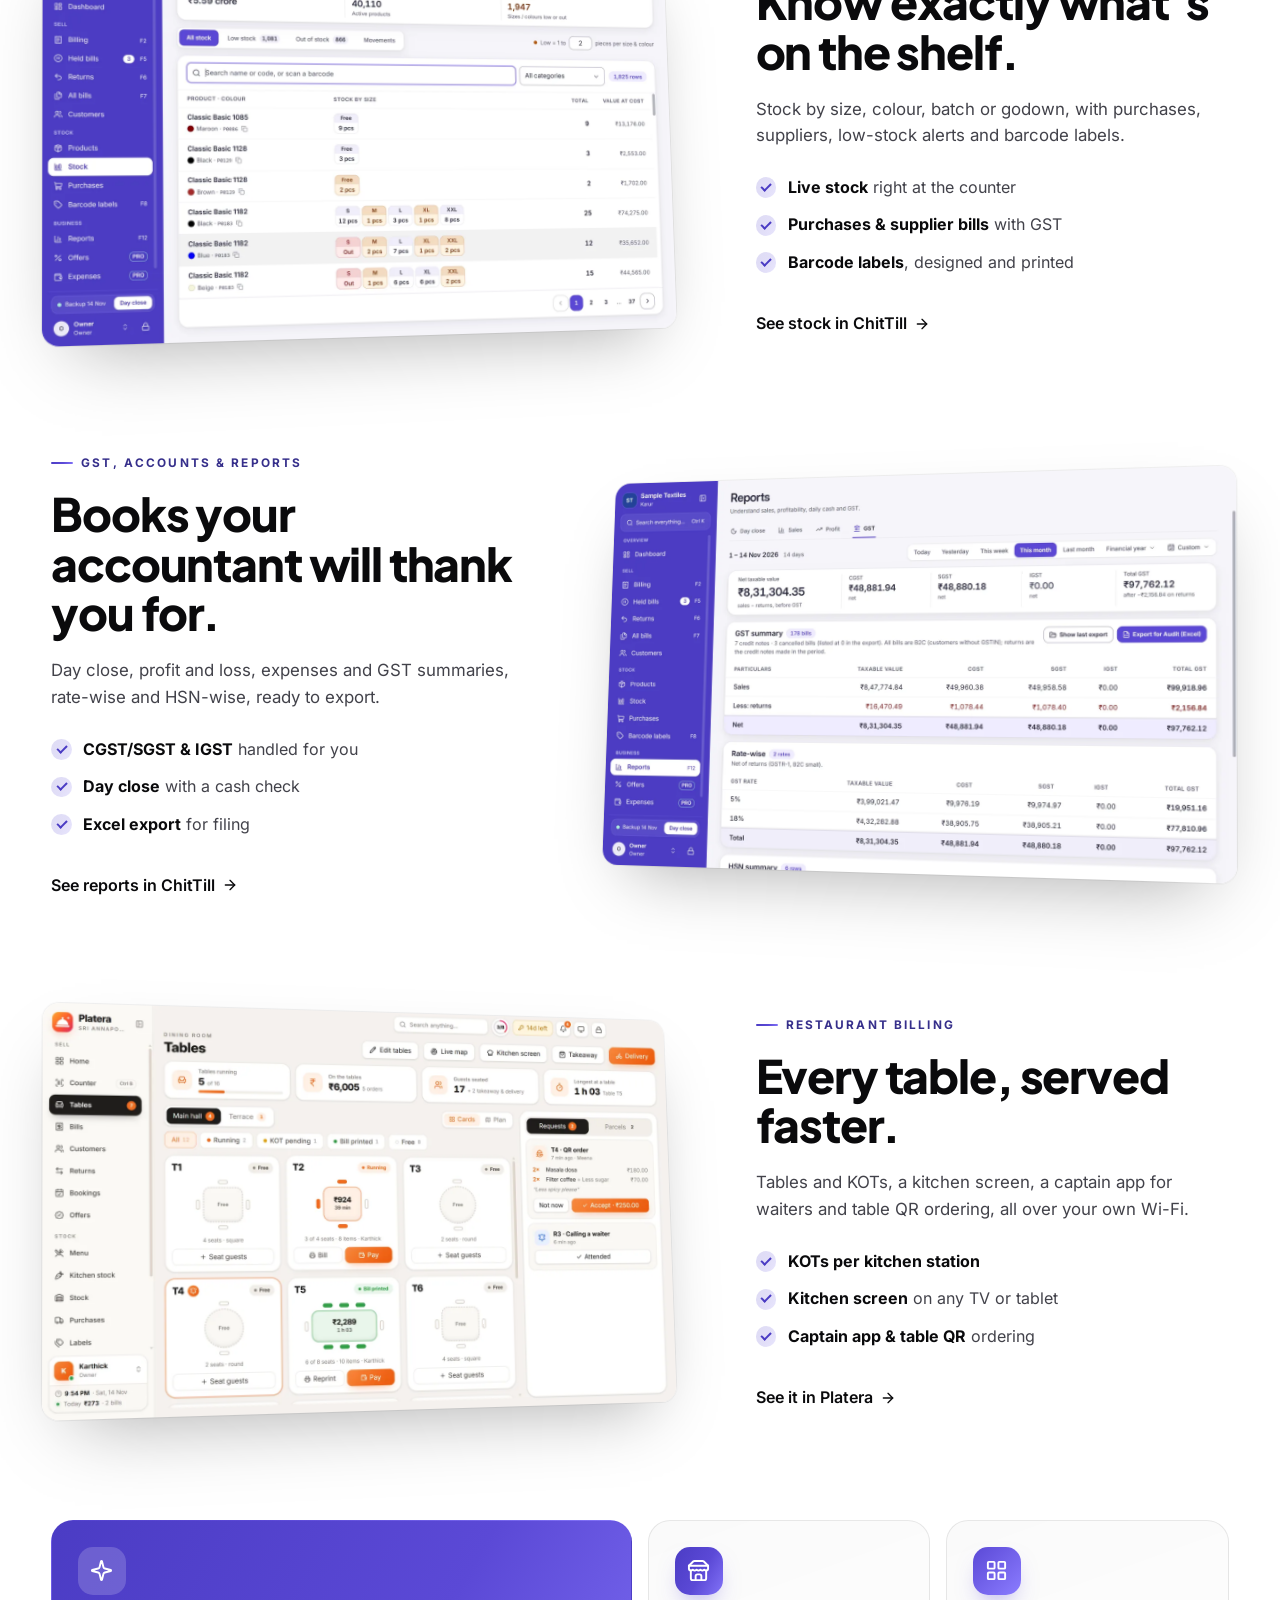
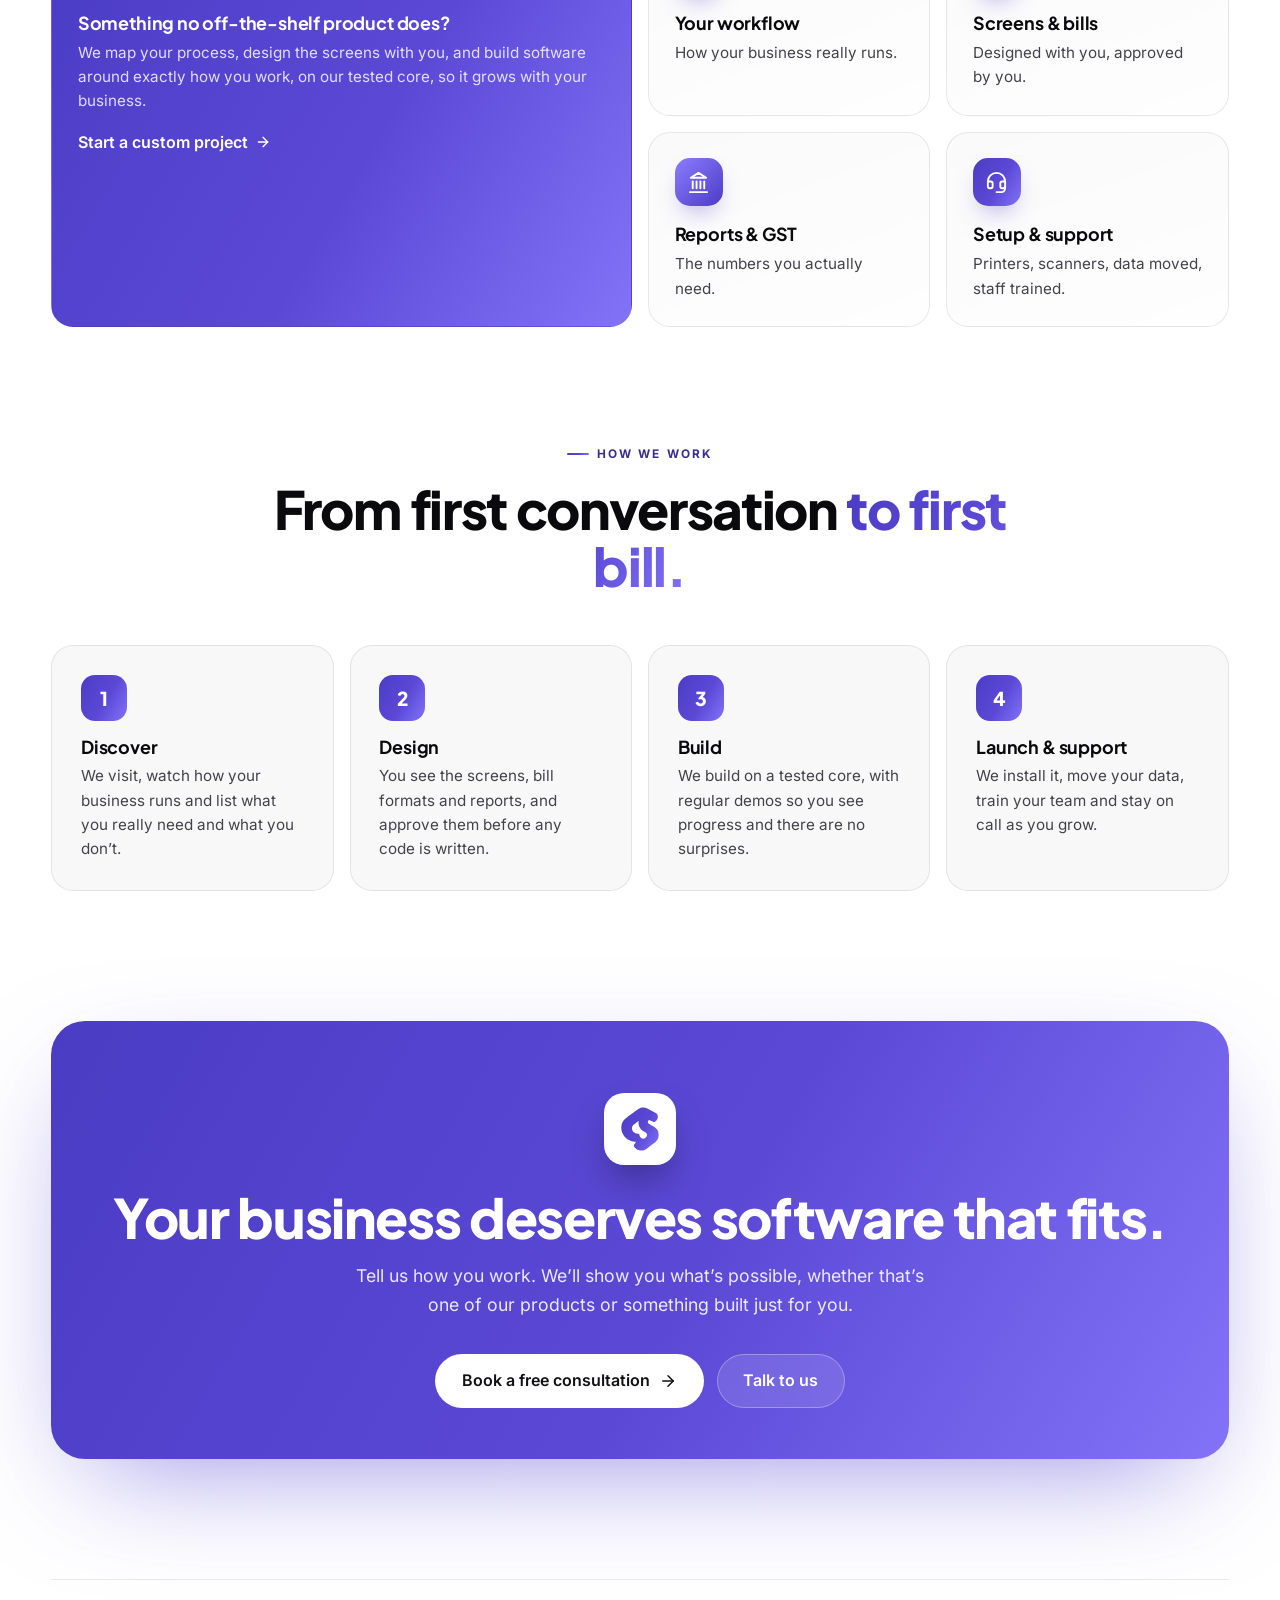
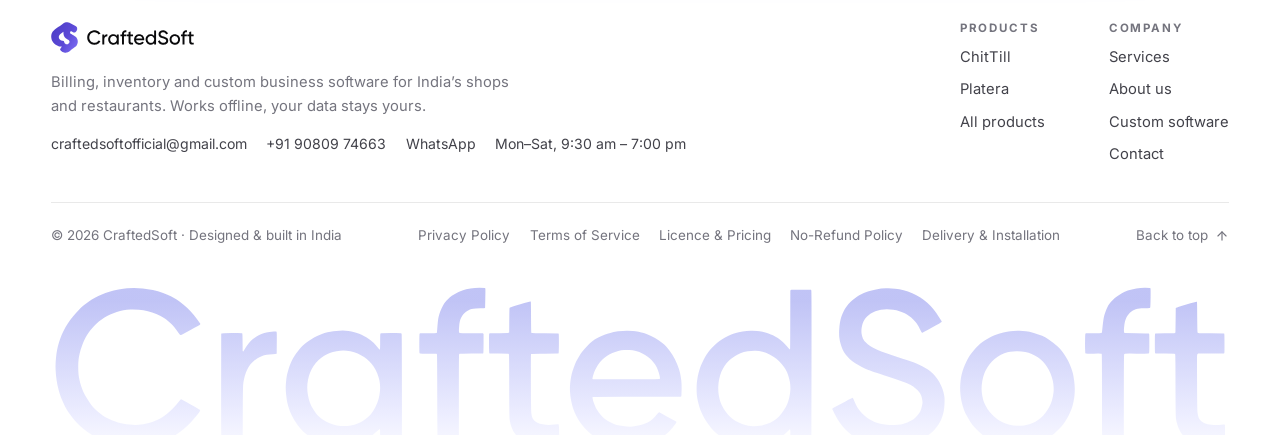
<file: services/index.html>
<!doctype html>
<html lang="en" data-root="../">
<head>
  <meta charset="utf-8" />
  <meta name="viewport" content="width=device-width, initial-scale=1" />
  <title>Services · CraftedSoft</title>
  <meta name="description" content="CraftedSoft builds billing, inventory, GST and custom business software, and handles the whole journey: learning your business, building, installing, training and support." />
  <meta name="theme-color" content="#ffffff" />
  <link rel="icon" href="../assets/img/logo.svg" type="image/svg+xml" />
  <!-- build:boot -->
<script>(function(){var d=document.documentElement;d.classList.add('js');var s='violet';try{var k=localStorage.getItem('cs-scheme');if(["violet","mono","aurora","ocean","forest","sunset"].indexOf(k)>=0)s=k}catch(e){}d.dataset.scheme=s;try{var t=localStorage.getItem('cs-theme');if(!t)t=matchMedia('(prefers-color-scheme: dark)').matches?'dark':'light';d.dataset.theme=t}catch(e){d.dataset.theme='light'}if(location.protocol!=='file:'){var v=document.createElement('style');v.textContent='@view-transition{navigation:auto}@media (prefers-reduced-motion:reduce){@view-transition{navigation:none}}';document.head.appendChild(v)}})()</script>
<!-- /build:boot -->
  <!-- build:head -->
<meta property="og:type" content="website" />
  <meta property="og:site_name" content="CraftedSoft" />
  <meta property="og:title" content="Services · CraftedSoft" />
  <meta property="og:description" content="CraftedSoft builds billing, inventory, GST and custom business software, and handles the whole journey: learning your business, building, installing, training and support." />
  <meta property="og:image" content="../assets/img/og/craftedsoft.png" />
  <meta property="og:image:width" content="1200" />
  <meta property="og:image:height" content="630" />
  <meta property="og:locale" content="en_IN" />
  <meta name="twitter:card" content="summary_large_image" />
  <link rel="apple-touch-icon" href="../assets/img/apple-touch-icon.png" />
  <link rel="manifest" href="../site.webmanifest" />
<!-- /build:head -->
  <link rel="stylesheet" href="../assets/css/style.css?v=e0066e8a" />
</head>
<body data-page="services">
  <!-- build:sprite -->
<svg width="0" height="0" style="position:absolute" aria-hidden="true" focusable="false"><defs><symbol id="i-arrow" viewBox="0 0 24 24"><path d="M5 12h14"/><path d="m12 5 7 7-7 7"/></symbol><symbol id="i-right" viewBox="0 0 24 24"><path d="m9 18 6-6-6-6"/></symbol><symbol id="i-down" viewBox="0 0 24 24"><path d="m6 9 6 6 6-6"/></symbol><symbol id="i-check" viewBox="0 0 24 24"><path d="M20 6 9 17l-5-5"/></symbol><symbol id="i-plus" viewBox="0 0 24 24"><path d="M5 12h14"/><path d="M12 5v14"/></symbol><symbol id="i-menu" viewBox="0 0 24 24"><line x1="4" x2="20" y1="7" y2="7"/><line x1="4" x2="20" y1="12" y2="12"/><line x1="4" x2="20" y1="17" y2="17"/></symbol><symbol id="i-x" viewBox="0 0 24 24"><path d="M18 6 6 18"/><path d="m6 6 12 12"/></symbol><symbol id="i-sun" viewBox="0 0 24 24"><circle cx="12" cy="12" r="4"/><path d="M12 2v2"/><path d="M12 20v2"/><path d="m4.93 4.93 1.41 1.41"/><path d="m17.66 17.66 1.41 1.41"/><path d="M2 12h2"/><path d="M20 12h2"/><path d="m6.34 17.66-1.41 1.41"/><path d="m19.07 4.93-1.41 1.41"/></symbol><symbol id="i-moon" viewBox="0 0 24 24"><path d="M12 3a6 6 0 0 0 9 9 9 9 0 1 1-9-9Z"/></symbol><symbol id="i-mail" viewBox="0 0 24 24"><rect width="20" height="16" x="2" y="4" rx="2"/><path d="m22 7-8.97 5.7a1.94 1.94 0 0 1-2.06 0L2 7"/></symbol><symbol id="i-phone" viewBox="0 0 24 24"><path d="M13.832 16.568a1 1 0 0 0 1.213-.303l.355-.465A2 2 0 0 1 17 15h3a2 2 0 0 1 2 2v3a2 2 0 0 1-2 2A18 18 0 0 1 2 4a2 2 0 0 1 2-2h3a2 2 0 0 1 2 2v3a2 2 0 0 1-.8 1.6l-.468.351a1 1 0 0 0-.292 1.233 14 14 0 0 0 6.392 6.384"/></symbol><symbol id="i-message" viewBox="0 0 24 24"><path d="M7.9 20A9 9 0 1 0 4 16.1L2 22Z"/></symbol><symbol id="i-pin" viewBox="0 0 24 24"><path d="M20 10c0 4.993-5.539 10.193-7.399 11.799a1 1 0 0 1-1.202 0C9.539 20.193 4 14.993 4 10a8 8 0 0 1 16 0"/><circle cx="12" cy="10" r="3"/></symbol><symbol id="i-clock" viewBox="0 0 24 24"><circle cx="12" cy="12" r="10"/><path d="M12 6v6l4 2"/></symbol><symbol id="i-wifioff" viewBox="0 0 24 24"><path d="M12 20h.01"/><path d="M8.5 16.429a5 5 0 0 1 7 0"/><path d="M5 12.859a10 10 0 0 1 5.17-2.69"/><path d="M19 12.859a10 10 0 0 0-2.007-1.523"/><path d="M2 8.82a15 15 0 0 1 4.177-2.643"/><path d="M22 8.82a15 15 0 0 0-11.288-3.764"/><path d="m2 2 20 20"/></symbol><symbol id="i-shield" viewBox="0 0 24 24"><path d="M20 13c0 5-3.5 7.5-7.66 8.95a1 1 0 0 1-.67-.01C7.5 20.5 4 18 4 13V6a1 1 0 0 1 1-1c2 0 4.5-1.2 6.24-2.72a1.17 1.17 0 0 1 1.52 0C14.51 3.81 17 5 19 5a1 1 0 0 1 1 1z"/><path d="m9 12 2 2 4-4"/></symbol><symbol id="i-headset" viewBox="0 0 24 24"><path d="M3 11h3a2 2 0 0 1 2 2v3a2 2 0 0 1-2 2H5a2 2 0 0 1-2-2v-5Zm0 0a9 9 0 1 1 18 0m0 0v5a2 2 0 0 1-2 2h-1a2 2 0 0 1-2-2v-3a2 2 0 0 1 2-2h3Z"/><path d="M21 16v2a4 4 0 0 1-4 4h-5"/></symbol><symbol id="i-grad" viewBox="0 0 24 24"><path d="M21.42 10.922a1 1 0 0 0-.019-1.838L12.83 5.18a2 2 0 0 0-1.66 0L2.6 9.08a1 1 0 0 0 0 1.832l8.57 3.908a2 2 0 0 0 1.66 0z"/><path d="M22 10v6"/><path d="M6 12.5V16a6 3 0 0 0 12 0v-3.5"/></symbol><symbol id="i-refresh" viewBox="0 0 24 24"><path d="M3 12a9 9 0 0 1 9-9 9.75 9.75 0 0 1 6.74 2.74L21 8"/><path d="M21 3v5h-5"/><path d="M21 12a9 9 0 0 1-9 9 9.75 9.75 0 0 1-6.74-2.74L3 16"/><path d="M8 16H3v5"/></symbol><symbol id="i-zap" viewBox="0 0 24 24"><path d="M4 14a1 1 0 0 1-.78-1.63l9.9-10.2a.5.5 0 0 1 .86.46l-1.92 6.02A1 1 0 0 0 13 10h7a1 1 0 0 1 .78 1.63l-9.9 10.2a.5.5 0 0 1-.86-.46l1.92-6.02A1 1 0 0 0 11 14z"/></symbol><symbol id="i-grid" viewBox="0 0 24 24"><rect width="7" height="7" x="3" y="3" rx="1"/><rect width="7" height="7" x="14" y="3" rx="1"/><rect width="7" height="7" x="14" y="14" rx="1"/><rect width="7" height="7" x="3" y="14" rx="1"/></symbol><symbol id="i-undo" viewBox="0 0 24 24"><path d="M9 14 4 9l5-5"/><path d="M4 9h10.5a5.5 5.5 0 0 1 5.5 5.5a5.5 5.5 0 0 1-5.5 5.5H11"/></symbol><symbol id="i-pause" viewBox="0 0 24 24"><circle cx="12" cy="12" r="10"/><line x1="10" x2="10" y1="15" y2="9"/><line x1="14" x2="14" y1="15" y2="9"/></symbol><symbol id="i-cart" viewBox="0 0 24 24"><circle cx="8" cy="21" r="1"/><circle cx="19" cy="21" r="1"/><path d="M2.05 2.05h2l2.66 12.42a2 2 0 0 0 2 1.58h9.78a2 2 0 0 0 1.95-1.57l1.65-7.43H5.12"/></symbol><symbol id="i-users" viewBox="0 0 24 24"><path d="M16 21v-2a4 4 0 0 0-4-4H6a4 4 0 0 0-4 4v2"/><circle cx="9" cy="7" r="4"/><path d="M22 21v-2a4 4 0 0 0-3-3.87"/><path d="M16 3.13a4 4 0 0 1 0 7.75"/></symbol><symbol id="i-db" viewBox="0 0 24 24"><ellipse cx="12" cy="5" rx="9" ry="3"/><path d="M3 5V19A9 3 0 0 0 21 19V5"/><path d="M3 12A9 3 0 0 0 21 12"/></symbol><symbol id="i-printer" viewBox="0 0 24 24"><path d="M6 18H4a2 2 0 0 1-2-2v-5a2 2 0 0 1 2-2h16a2 2 0 0 1 2 2v5a2 2 0 0 1-2 2h-2"/><path d="M6 9V3a1 1 0 0 1 1-1h10a1 1 0 0 1 1 1v6"/><rect x="6" y="14" width="12" height="8" rx="1"/></symbol><symbol id="i-wallet" viewBox="0 0 24 24"><path d="M19 7V4a1 1 0 0 0-1-1H5a2 2 0 0 0 0 4h15a1 1 0 0 1 1 1v4h-3a2 2 0 0 0 0 4h3a1 1 0 0 0 1-1v-2a1 1 0 0 0-1-1"/><path d="M3 5v14a2 2 0 0 0 2 2h15a1 1 0 0 0 1-1v-4"/></symbol><symbol id="i-files" viewBox="0 0 24 24"><path d="M20 7h-3a2 2 0 0 1-2-2V2"/><path d="M9 18a2 2 0 0 1-2-2V4a2 2 0 0 1 2-2h7l4 4v10a2 2 0 0 1-2 2Z"/><path d="M3 7.6v12.8A1.6 1.6 0 0 0 4.6 22h9.8"/></symbol><symbol id="i-percent" viewBox="0 0 24 24"><line x1="19" x2="5" y1="5" y2="19"/><circle cx="6.5" cy="6.5" r="2.5"/><circle cx="17.5" cy="17.5" r="2.5"/></symbol><symbol id="i-landmark" viewBox="0 0 24 24"><line x1="3" x2="21" y1="22" y2="22"/><line x1="6" x2="6" y1="18" y2="11"/><line x1="10" x2="10" y1="18" y2="11"/><line x1="14" x2="14" y1="18" y2="11"/><line x1="18" x2="18" y1="18" y2="11"/><polygon points="12 2 20 7 4 7"/></symbol><symbol id="i-monitor" viewBox="0 0 24 24"><rect width="20" height="14" x="2" y="3" rx="2"/><line x1="8" x2="16" y1="21" y2="21"/><line x1="12" x2="12" y1="17" y2="21"/></symbol><symbol id="i-sparkles" viewBox="0 0 24 24"><path d="M9.937 15.5A2 2 0 0 0 8.5 14.063l-6.135-1.582a.5.5 0 0 1 0-.962L8.5 9.936A2 2 0 0 0 9.937 8.5l1.582-6.135a.5.5 0 0 1 .963 0L14.063 8.5A2 2 0 0 0 15.5 9.937l6.135 1.581a.5.5 0 0 1 0 .964L15.5 14.063a2 2 0 0 0-1.437 1.437l-1.582 6.135a.5.5 0 0 1-.963 0z"/></symbol><symbol id="i-calendar" viewBox="0 0 24 24"><path d="M8 2v4"/><path d="M16 2v4"/><rect width="18" height="18" x="3" y="4" rx="2"/><path d="M3 10h18"/></symbol><symbol id="i-layers" viewBox="0 0 24 24"><path d="m12.83 2.18a2 2 0 0 0-1.66 0L2.6 6.08a1 1 0 0 0 0 1.83l8.58 3.91a2 2 0 0 0 1.66 0l8.58-3.9a1 1 0 0 0 0-1.83Z"/><path d="m22 17.65-9.17 4.16a2 2 0 0 1-1.66 0L2 17.65"/><path d="m22 12.65-9.17 4.16a2 2 0 0 1-1.66 0L2 12.65"/></symbol><symbol id="i-store" viewBox="0 0 24 24"><path d="m2 7 4.41-4.41A2 2 0 0 1 7.83 2h8.34a2 2 0 0 1 1.42.59L22 7"/><path d="M4 12v8a2 2 0 0 0 2 2h12a2 2 0 0 0 2-2v-8"/><path d="M15 22v-4a2 2 0 0 0-2-2h-2a2 2 0 0 0-2 2v4"/><path d="M2 7h20"/><path d="M22 7v3a2 2 0 0 1-2 2a2.7 2.7 0 0 1-1.59-.63.7.7 0 0 0-.82 0A2.7 2.7 0 0 1 16 12a2.7 2.7 0 0 1-1.59-.63.7.7 0 0 0-.82 0A2.7 2.7 0 0 1 12 12a2.7 2.7 0 0 1-1.59-.63.7.7 0 0 0-.82 0A2.7 2.7 0 0 1 8 12a2.7 2.7 0 0 1-1.59-.63.7.7 0 0 0-.82 0A2.7 2.7 0 0 1 4 12a2 2 0 0 1-2-2V7"/></symbol><symbol id="i-whatsapp" viewBox="0 0 24 24"><path fill="currentColor" stroke="none" d="M17.472 14.382c-.297-.149-1.758-.867-2.03-.967-.273-.099-.471-.148-.67.15-.197.297-.767.966-.94 1.164-.173.199-.347.223-.644.075-.297-.15-1.255-.463-2.39-1.475-.883-.788-1.48-1.761-1.653-2.059-.173-.297-.018-.458.13-.606.134-.133.298-.347.446-.52.149-.174.198-.298.298-.497.099-.198.05-.371-.025-.52-.075-.149-.669-1.612-.916-2.207-.242-.579-.487-.5-.669-.51-.173-.008-.371-.01-.57-.01-.198 0-.52.074-.792.372-.272.297-1.04 1.016-1.04 2.479 0 1.462 1.065 2.875 1.213 3.074.149.198 2.096 3.2 5.077 4.487.709.306 1.262.489 1.694.625.712.227 1.36.195 1.871.118.571-.085 1.758-.719 2.006-1.413.248-.694.248-1.289.173-1.413-.074-.124-.272-.198-.57-.347m-5.421 7.403h-.004a9.87 9.87 0 0 1-5.031-1.378l-.361-.214-3.741.982.998-3.648-.235-.374a9.86 9.86 0 0 1-1.51-5.26c.001-5.45 4.436-9.884 9.888-9.884 2.64 0 5.122 1.03 6.988 2.898a9.825 9.825 0 0 1 2.893 6.994c-.003 5.45-4.437 9.884-9.885 9.884m8.413-18.297A11.815 11.815 0 0 0 12.05 0C5.495 0 .16 5.335.157 11.892c0 2.096.547 4.142 1.588 5.945L.057 24l6.305-1.654a11.882 11.882 0 0 0 5.683 1.448h.005c6.554 0 11.89-5.335 11.893-11.893a11.821 11.821 0 0 0-3.48-8.413Z"/></symbol><symbol id="i-file" viewBox="0 0 24 24"><path d="M15 2H6a2 2 0 0 0-2 2v16a2 2 0 0 0 2 2h12a2 2 0 0 0 2-2V7Z"/><path d="M14 2v4a2 2 0 0 0 2 2h4"/><path d="M10 9H8"/><path d="M16 13H8"/><path d="M16 17H8"/></symbol><symbol id="i-key" viewBox="0 0 24 24"><path d="m15.5 7.5 2.3 2.3a1 1 0 0 0 1.4 0l2.1-2.1a1 1 0 0 0 0-1.4L19 4"/><path d="m21 2-9.6 9.6"/><circle cx="7.5" cy="15.5" r="5.5"/></symbol><symbol id="i-scale" viewBox="0 0 24 24"><path d="m16 16 3-8 3 8c-.87.65-1.92 1-3 1s-2.13-.35-3-1Z"/><path d="m2 16 3-8 3 8c-.87.65-1.92 1-3 1s-2.13-.35-3-1Z"/><path d="M7 21h10"/><path d="M12 3v18"/><path d="M3 7h2c2 0 5-1 7-2 2 1 5 2 7 2h2"/></symbol><symbol id="i-truck" viewBox="0 0 24 24"><path d="M14 18V6a2 2 0 0 0-2-2H4a2 2 0 0 0-2 2v11a1 1 0 0 0 1 1h2"/><path d="M15 18H9"/><path d="M19 18h2a1 1 0 0 0 1-1v-3.65a1 1 0 0 0-.22-.624l-3.48-4.35A1 1 0 0 0 17.52 8H14"/><circle cx="17" cy="18" r="2"/><circle cx="7" cy="18" r="2"/></symbol><symbol id="i-linkedin" viewBox="0 0 24 24"><path d="M16 8a6 6 0 0 1 6 6v7h-4v-7a2 2 0 0 0-2-2 2 2 0 0 0-2 2v7h-4v-7a6 6 0 0 1 6-6z"/><rect width="4" height="12" x="2" y="9"/><circle cx="4" cy="4" r="2"/></symbol><symbol id="i-github" viewBox="0 0 24 24"><path d="M15 22v-4a4.8 4.8 0 0 0-1-3.5c3 0 6-2 6-5.5.08-1.25-.27-2.48-1-3.5.28-1.15.28-2.35 0-3.5 0 0-1 0-3 1.5-2.64-.5-5.36-.5-8 0C6 2 5 2 5 2c-.3 1.15-.3 2.35 0 3.5A5.403 5.403 0 0 0 4 9c0 3.5 3 5.5 6 5.5-.39.49-.68 1.05-.85 1.65-.17.6-.22 1.23-.15 1.85v4"/><path d="M9 18c-4.51 2-5-2-7-2"/></symbol><symbol id="i-search" viewBox="0 0 24 24"><circle cx="11" cy="11" r="8"/><path d="m21 21-4.3-4.3"/></symbol><symbol id="i-download" viewBox="0 0 24 24"><path d="M12 15V3"/><path d="M21 15v4a2 2 0 0 1-2 2H5a2 2 0 0 1-2-2v-4"/><path d="m7 10 5 5 5-5"/></symbol><symbol id="i-star" viewBox="0 0 24 24"><path d="M11.525 2.295a.53.53 0 0 1 .95 0l2.31 4.679a2.123 2.123 0 0 0 1.595 1.16l5.166.756a.53.53 0 0 1 .294.904l-3.736 3.638a2.123 2.123 0 0 0-.611 1.878l.882 5.14a.53.53 0 0 1-.771.56l-4.618-2.428a2.122 2.122 0 0 0-1.973 0L6.396 21.01a.53.53 0 0 1-.77-.56l.881-5.139a2.122 2.122 0 0 0-.611-1.879L2.16 9.795a.53.53 0 0 1 .294-.906l5.165-.755a2.122 2.122 0 0 0 1.597-1.16z"/></symbol><symbol id="i-scan" viewBox="0 0 24 24"><path d="M3 7V5a2 2 0 0 1 2-2h2"/><path d="M17 3h2a2 2 0 0 1 2 2v2"/><path d="M21 17v2a2 2 0 0 1-2 2h-2"/><path d="M7 21H5a2 2 0 0 1-2-2v-2"/><path d="M8 7v10"/><path d="M12 7v10"/><path d="M17 7v10"/></symbol><symbol id="i-send" viewBox="0 0 24 24"><path d="M14.536 21.686a.5.5 0 0 0 .937-.024l6.5-19a.496.496 0 0 0-.635-.635l-19 6.5a.5.5 0 0 0-.024.937l7.93 3.18a2 2 0 0 1 1.112 1.11z"/><path d="m21.854 2.147-10.94 10.939"/></symbol></defs></svg>
<!-- /build:sprite -->
  <div class="aurora" aria-hidden="true"><span></span><span></span><span></span></div>
  <a class="skip" href="#main">Skip to content</a>
  <!-- build:header -->
<header class="nav" id="hdr">
    <div class="nav-in">
      <a class="brand" href="../" aria-label="CraftedSoft home"><span class="logo-mark" aria-hidden="true"></span><span class="logo-word" aria-hidden="true"></span></a>
      <nav class="nav-links" aria-label="Main"><div class="pmenu">
        <button type="button" class="pmenu-btn" aria-expanded="false" aria-controls="pmenu-panel"><span>Products</span><svg class="i" aria-hidden="true"><use href="#i-down"/></svg></button>
        <div class="pmenu-panel" id="pmenu-panel" hidden>
          <div class="pmenu-list"><div class="pmenu-head">Products</div><a class="pmenu-item" href="../products/chittill/" data-i="0" style="--pc:#5b49d6"><img src="../assets/img/chittill/chittill-icon.webp" alt="" width="34" height="34"><span><b>ChitTill</b><small>For shops</small></span></a><a class="pmenu-item" href="../products/platera/" data-i="1" style="--pc:#f26b1d"><img src="../assets/img/platera/platera-icon.webp" alt="" width="34" height="34"><span><b>Platera</b><small>For restaurants</small></span></a><div class="pmenu-sep"></div><a class="pmenu-extra" href="../products/"><i><svg class="i" aria-hidden="true"><use href="#i-grid"/></svg></i>All products</a><a class="pmenu-extra" href="../contact/?interest=custom"><i><svg class="i" aria-hidden="true"><use href="#i-plus"/></svg></i>Custom software</a></div>
          <div class="pmenu-preview"><div class="pmenu-pane" data-i="0" style="--pc:#5b49d6" hidden><img src="../assets/img/chittill/dashboard-sm.webp" alt="" loading="lazy" width="1440" height="900"><b>ChitTill · Billing made for clothing stores</b><ul><li>Keyboard-first counter</li><li>Stock by size &amp; colour</li><li>GST done right</li></ul><a class="pmenu-go" href="../products/chittill/">Explore ChitTill <svg class="i" aria-hidden="true"><use href="#i-arrow"/></svg></a></div><div class="pmenu-pane" data-i="1" style="--pc:#f26b1d" hidden><img src="../assets/img/platera/tables-sm.webp" alt="" loading="lazy" width="1440" height="900"><b>Platera · Billing made for restaurants</b><ul><li>Tables &amp; KOTs</li><li>Kitchen screen</li><li>Captain app &amp; table QR</li></ul><a class="pmenu-go" href="../products/platera/">Explore Platera <svg class="i" aria-hidden="true"><use href="#i-arrow"/></svg></a></div></div>
        </div>
      </div><a href="../services/" aria-current="page">Services</a><a href="../about/">About</a><a href="../contact/">Contact</a></nav>
      <div class="nav-act">
        <div class="appdd">
          <button type="button" class="icon-btn appbtn" aria-expanded="false" aria-controls="apppop" aria-label="Appearance: mode and colour" title="Appearance"><svg class="i i-sun" aria-hidden="true"><use href="#i-sun"/></svg><svg class="i i-moon" aria-hidden="true"><use href="#i-moon"/></svg><span class="appbtn__dot" aria-hidden="true"></span></button>
          <div class="apppop" id="apppop" role="dialog" aria-label="Appearance" hidden>
            <div class="apppop__head"><b>Appearance</b><small>Saved on this device</small></div>
            <div class="appear__label">Mode</div><div class="appear__seg" role="group" aria-label="Mode"><button type="button" data-mode-pick="light" aria-pressed="false"><svg class="i" aria-hidden="true"><use href="#i-sun"/></svg><span>Light</span></button><button type="button" data-mode-pick="dark" aria-pressed="false"><svg class="i" aria-hidden="true"><use href="#i-moon"/></svg><span>Dark</span></button><button type="button" data-mode-pick="auto" aria-pressed="true"><svg class="i" aria-hidden="true"><use href="#i-monitor"/></svg><span>Auto</span></button></div><div class="appear__label">Colour</div><div class="appear__grid" role="group" aria-label="Colour scheme"><button type="button" class="appear__sw" data-scheme-pick="violet" style="--sw:linear-gradient(135deg, #4b3cc4, #5b49d6 55%, #8b7cff)" aria-pressed="true"><span class="appear__pv" aria-hidden="true"><i></i><i></i><i></i><i></i></span><span class="appear__name">Violet</span><span class="appear__tick" aria-hidden="true"><svg class="i" aria-hidden="true"><use href="#i-check"/></svg></span></button><button type="button" class="appear__sw" data-scheme-pick="mono" style="--sw:var(--text)" aria-pressed="false"><span class="appear__pv" aria-hidden="true"><i></i><i></i><i></i><i></i></span><span class="appear__name">Mono</span><span class="appear__tick" aria-hidden="true"><svg class="i" aria-hidden="true"><use href="#i-check"/></svg></span></button><button type="button" class="appear__sw" data-scheme-pick="aurora" style="--sw:linear-gradient(135deg, #6d5dfc, #c056f5 55%, #ff6fa8)" aria-pressed="false"><span class="appear__pv" aria-hidden="true"><i></i><i></i><i></i><i></i></span><span class="appear__name">Aurora</span><span class="appear__tick" aria-hidden="true"><svg class="i" aria-hidden="true"><use href="#i-check"/></svg></span></button><button type="button" class="appear__sw" data-scheme-pick="ocean" style="--sw:linear-gradient(135deg, #0ea5e9, #6366f1 55%, #a855f7)" aria-pressed="false"><span class="appear__pv" aria-hidden="true"><i></i><i></i><i></i><i></i></span><span class="appear__name">Ocean</span><span class="appear__tick" aria-hidden="true"><svg class="i" aria-hidden="true"><use href="#i-check"/></svg></span></button><button type="button" class="appear__sw" data-scheme-pick="forest" style="--sw:linear-gradient(135deg, #10b981, #14b8a6 55%, #0ea5e9)" aria-pressed="false"><span class="appear__pv" aria-hidden="true"><i></i><i></i><i></i><i></i></span><span class="appear__name">Forest</span><span class="appear__tick" aria-hidden="true"><svg class="i" aria-hidden="true"><use href="#i-check"/></svg></span></button><button type="button" class="appear__sw" data-scheme-pick="sunset" style="--sw:linear-gradient(135deg, #f59e0b, #f43f5e 55%, #ec4899)" aria-pressed="false"><span class="appear__pv" aria-hidden="true"><i></i><i></i><i></i><i></i></span><span class="appear__name">Sunset</span><span class="appear__tick" aria-hidden="true"><svg class="i" aria-hidden="true"><use href="#i-check"/></svg></span></button></div>
            <div class="apppop__foot"><button type="button" data-appear-reset><svg class="i" aria-hidden="true"><use href="#i-refresh"/></svg>Reset to default</button></div>
          </div>
        </div>
        <a class="btn btn-primary btn-sm nav-cta" href="../contact/?interest=demo">Book a demo</a>
        <button type="button" class="nav-menu" aria-label="Open menu" aria-expanded="false" aria-controls="mnav"><span></span><span></span></button>
      </div>
    </div>
    <div class="mnav" id="mnav">
      <div class="mnav__links"><a href="../">Home</a><a href="../products/">Products</a><a href="../services/">Services</a><a href="../about/">About</a><a href="../contact/">Contact</a></div>
      <div class="mnav__prods"><a href="../products/chittill/"><img src="../assets/img/chittill/chittill-icon.webp" alt="" width="38" height="38"><span><b>ChitTill</b><small>Billing made for clothing stores</small></span></a><a href="../products/platera/"><img src="../assets/img/platera/platera-icon.webp" alt="" width="38" height="38"><span><b>Platera</b><small>Billing made for restaurants</small></span></a></div>
      <div class="mnav__appear"><div class="mnav__appear-head"><b>Appearance</b><button type="button" data-appear-reset>Reset</button></div><div class="appear__label">Mode</div><div class="appear__seg" role="group" aria-label="Mode"><button type="button" data-mode-pick="light" aria-pressed="false"><svg class="i" aria-hidden="true"><use href="#i-sun"/></svg><span>Light</span></button><button type="button" data-mode-pick="dark" aria-pressed="false"><svg class="i" aria-hidden="true"><use href="#i-moon"/></svg><span>Dark</span></button><button type="button" data-mode-pick="auto" aria-pressed="true"><svg class="i" aria-hidden="true"><use href="#i-monitor"/></svg><span>Auto</span></button></div><div class="appear__label">Colour</div><div class="appear__grid" role="group" aria-label="Colour scheme"><button type="button" class="appear__sw" data-scheme-pick="violet" style="--sw:linear-gradient(135deg, #4b3cc4, #5b49d6 55%, #8b7cff)" aria-pressed="true"><span class="appear__pv" aria-hidden="true"><i></i><i></i><i></i><i></i></span><span class="appear__name">Violet</span><span class="appear__tick" aria-hidden="true"><svg class="i" aria-hidden="true"><use href="#i-check"/></svg></span></button><button type="button" class="appear__sw" data-scheme-pick="mono" style="--sw:var(--text)" aria-pressed="false"><span class="appear__pv" aria-hidden="true"><i></i><i></i><i></i><i></i></span><span class="appear__name">Mono</span><span class="appear__tick" aria-hidden="true"><svg class="i" aria-hidden="true"><use href="#i-check"/></svg></span></button><button type="button" class="appear__sw" data-scheme-pick="aurora" style="--sw:linear-gradient(135deg, #6d5dfc, #c056f5 55%, #ff6fa8)" aria-pressed="false"><span class="appear__pv" aria-hidden="true"><i></i><i></i><i></i><i></i></span><span class="appear__name">Aurora</span><span class="appear__tick" aria-hidden="true"><svg class="i" aria-hidden="true"><use href="#i-check"/></svg></span></button><button type="button" class="appear__sw" data-scheme-pick="ocean" style="--sw:linear-gradient(135deg, #0ea5e9, #6366f1 55%, #a855f7)" aria-pressed="false"><span class="appear__pv" aria-hidden="true"><i></i><i></i><i></i><i></i></span><span class="appear__name">Ocean</span><span class="appear__tick" aria-hidden="true"><svg class="i" aria-hidden="true"><use href="#i-check"/></svg></span></button><button type="button" class="appear__sw" data-scheme-pick="forest" style="--sw:linear-gradient(135deg, #10b981, #14b8a6 55%, #0ea5e9)" aria-pressed="false"><span class="appear__pv" aria-hidden="true"><i></i><i></i><i></i><i></i></span><span class="appear__name">Forest</span><span class="appear__tick" aria-hidden="true"><svg class="i" aria-hidden="true"><use href="#i-check"/></svg></span></button><button type="button" class="appear__sw" data-scheme-pick="sunset" style="--sw:linear-gradient(135deg, #f59e0b, #f43f5e 55%, #ec4899)" aria-pressed="false"><span class="appear__pv" aria-hidden="true"><i></i><i></i><i></i><i></i></span><span class="appear__name">Sunset</span><span class="appear__tick" aria-hidden="true"><svg class="i" aria-hidden="true"><use href="#i-check"/></svg></span></button></div></div>
      <a class="btn btn-primary btn-lg" href="../contact/?interest=demo">Book a free demo <svg class="i" aria-hidden="true"><use href="#i-arrow"/></svg></a>
    </div>
  </header>
<!-- /build:header -->

  <main id="main">
    <section class="hero page-hero">
      <div>
        <div class="eyebrow"><span class="logo-mark" aria-hidden="true"></span>CraftedSoft <b>services</b></div>
        <h1>Software built around <span class="grad">how you work.</span></h1>
        <p class="lead">Ready-made products you can tailor, or software designed from scratch. Either way we handle <b>the whole journey</b>: learning your business, building, installing, training and support.</p>
        <div class="cta-row">
          <a class="btn btn-primary btn-lg" href="../contact/?interest=custom">Discuss your project <svg class="i"><use href="#i-arrow"/></svg></a>
          <a class="btn btn-ghost btn-lg" href="#process">How we work</a>
        </div>
      </div>
      <div class="bento two reveal">
        <div class="card"><div class="ico"><svg class="i"><use href="#i-layers"/></svg></div><h3>Ready-made products</h3><p>Customisable to your shop.</p></div>
        <div class="card"><div class="ico alt"><svg class="i"><use href="#i-sparkles"/></svg></div><h3>Custom software</h3><p>Designed with you.</p></div>
        <div class="card"><div class="ico alt2"><svg class="i"><use href="#i-printer"/></svg></div><h3>Install &amp; training</h3><p>At your shop.</p></div>
        <div class="card"><div class="ico wa"><svg class="i"><use href="#i-headset"/></svg></div><h3>Support</h3><p>From the people who built it.</p></div>
      </div>
    </section>

    <div class="marquee" role="region" aria-label="What we work on">
      <div class="marquee-track">
        <span>Billing &amp; POS</span><span>Inventory</span><span>GST &amp; accounts</span><span>Restaurant billing</span><span>Custom software</span><span>Barcode labels</span><span>Data migration</span><span>Printer setup</span><span>Staff training</span><span>WhatsApp support</span><span aria-hidden="true">Billing &amp; POS</span><span aria-hidden="true">Inventory</span><span aria-hidden="true">GST &amp; accounts</span><span aria-hidden="true">Restaurant billing</span><span aria-hidden="true">Custom software</span><span aria-hidden="true">Barcode labels</span><span aria-hidden="true">Data migration</span><span aria-hidden="true">Printer setup</span><span aria-hidden="true">Staff training</span><span aria-hidden="true">WhatsApp support</span>
      </div>
    </div>

    <section class="split" id="billing">
      <div class="reveal">
        <div class="kicker">Billing &amp; point of sale</div>
        <h2>Counters that keep up with the queue.</h2>
        <p>Barcode scanning, GST invoices, every payment mode, offers and loyalty, printed on thermal or A4.</p>
        <ul class="ticks"><li><b>Barcode &amp; keyboard-first</b> billing</li><li><b>Cash, UPI, card &amp; split</b> payments</li><li><b>Held bills, returns</b> &amp; credit notes</li></ul>
        <div class="cta-row"><a class="link" href="../products/chittill/">See it in ChitTill <svg class="i"><use href="#i-arrow"/></svg></a></div>
      </div>
      <div class="tilt-shot reveal" aria-hidden="true"><img class=" on-light" src="../assets/img/chittill/billing-sm.webp" alt="" width="1440" height="900" loading="lazy" /><img class="on-dark" src="../assets/img/chittill/dark-billing-sm.webp" alt="" width="1440" height="900" loading="lazy" /></div>
    </section>

    <section class="split flip" id="stock">
      <div class="reveal">
        <div class="kicker">Inventory &amp; stock</div>
        <h2>Know exactly what’s on the shelf.</h2>
        <p>Stock by size, colour, batch or godown, with purchases, suppliers, low-stock alerts and barcode labels.</p>
        <ul class="ticks"><li><b>Live stock</b> right at the counter</li><li><b>Purchases &amp; supplier bills</b> with GST</li><li><b>Barcode labels</b>, designed and printed</li></ul>
        <div class="cta-row"><a class="link" href="../products/chittill/">See stock in ChitTill <svg class="i"><use href="#i-arrow"/></svg></a></div>
      </div>
      <div class="tilt-shot reveal" aria-hidden="true"><img class=" on-light" src="../assets/img/chittill/stock-sm.webp" alt="" width="1440" height="900" loading="lazy" /></div>
    </section>

    <section class="split" id="reports">
      <div class="reveal">
        <div class="kicker">GST, accounts &amp; reports</div>
        <h2>Books your accountant will thank you for.</h2>
        <p>Day close, profit and loss, expenses and GST summaries, rate-wise and HSN-wise, ready to export.</p>
        <ul class="ticks"><li><b>CGST/SGST &amp; IGST</b> handled for you</li><li><b>Day close</b> with a cash check</li><li><b>Excel export</b> for filing</li></ul>
        <div class="cta-row"><a class="link" href="../products/chittill/">See reports in ChitTill <svg class="i"><use href="#i-arrow"/></svg></a></div>
      </div>
      <div class="tilt-shot reveal" aria-hidden="true"><img class=" on-light" src="../assets/img/chittill/reports-gst-sm.webp" alt="" width="1440" height="900" loading="lazy" /></div>
    </section>

    <section class="split flip" id="restaurants">
      <div class="reveal">
        <div class="kicker">Restaurant billing</div>
        <h2>Every table, served faster.</h2>
        <p>Tables and KOTs, a kitchen screen, a captain app for waiters and table QR ordering, all over your own Wi-Fi.</p>
        <ul class="ticks"><li><b>KOTs per kitchen station</b></li><li><b>Kitchen screen</b> on any TV or tablet</li><li><b>Captain app &amp; table QR</b> ordering</li></ul>
        <div class="cta-row"><a class="link" href="../products/platera/">See it in Platera <svg class="i"><use href="#i-arrow"/></svg></a></div>
      </div>
      <div class="tilt-shot reveal" aria-hidden="true"><img class=" on-light" src="../assets/img/platera/tables-sm.webp" alt="" width="1440" height="900" loading="lazy" /><img class="on-dark" src="../assets/img/platera/dark-tables-sm.webp" alt="" width="1440" height="900" loading="lazy" /></div>
    </section>

    <section id="custom">
      <div class="bento">
        <article class="card c-wide c-tall c-feature reveal" data-tilt>
          <div class="ico"><svg class="i"><use href="#i-sparkles"/></svg></div>
          <h3>Something no off-the-shelf product does?</h3>
          <p>We map your process, design the screens with you, and build software around exactly how you work, on our tested core, so it grows with your business.</p>
          <a class="link" href="../contact/?interest=custom">Start a custom project <svg class="i"><use href="#i-arrow"/></svg></a>
        </article>
        <article class="card reveal" data-tilt><div class="ico"><svg class="i"><use href="#i-store"/></svg></div><h3>Your workflow</h3><p>How your business really runs.</p></article>
        <article class="card reveal" data-tilt><div class="ico alt"><svg class="i"><use href="#i-grid"/></svg></div><h3>Screens &amp; bills</h3><p>Designed with you, approved by you.</p></article>
        <article class="card reveal" data-tilt><div class="ico alt2"><svg class="i"><use href="#i-landmark"/></svg></div><h3>Reports &amp; GST</h3><p>The numbers you actually need.</p></article>
        <article class="card reveal" data-tilt><div class="ico"><svg class="i"><use href="#i-headset"/></svg></div><h3>Setup &amp; support</h3><p>Printers, scanners, data moved, staff trained.</p></article>
      </div>
    </section>

    <section class="steps-wrap" id="process">
      <div class="section-head reveal">
        <div class="kicker">How we work</div>
        <h2>From first conversation <span class="grad">to first bill.</span></h2>
      </div>
      <div class="steps four">
        <div class="step reveal" data-tilt><span class="step-n">1</span><h3>Discover</h3><p>We visit, watch how your business runs and list what you really need and what you don’t.</p></div>
        <div class="step reveal" data-tilt><span class="step-n">2</span><h3>Design</h3><p>You see the screens, bill formats and reports, and approve them before any code is written.</p></div>
        <div class="step reveal" data-tilt><span class="step-n">3</span><h3>Build</h3><p>We build on a tested core, with regular demos so you see progress and there are no surprises.</p></div>
        <div class="step reveal" data-tilt><span class="step-n">4</span><h3>Launch &amp; support</h3><p>We install it, move your data, train your team and stay on call as you grow.</p></div>
      </div>
    </section>

    <section class="cta reveal">
      <div class="cta-card">
        <div class="cta-glow" aria-hidden="true"></div>
        <span class="cta-icon logo-tile" aria-hidden="true"><span class="logo-mark"></span></span>
        <h2>Your business deserves software that fits.</h2>
        <p>Tell us how you work. We’ll show you what’s possible, whether that’s one of our products or something built just for you.</p>
        <div class="cta-row center">
          <a class="btn btn-white btn-lg" href="../contact/?interest=demo">Book a free consultation <svg class="i"><use href="#i-arrow"/></svg></a>
          <a class="btn btn-ghost btn-lg" data-whatsapp="Hi CraftedSoft! I'd like to talk about software for my business." href="../contact/">Talk to us</a>
        </div>
      </div>
    </section>
  </main>

  <!-- build:footer -->
<footer class="footer">
    <div class="f-top">
      <div class="f-brand">
        <a class="brand" href="../" aria-label="CraftedSoft home"><span class="logo-mark" aria-hidden="true"></span><span class="logo-word" aria-hidden="true"></span></a>
        <p>Billing, inventory and custom business software for India’s shops and restaurants. Works offline, your data stays yours.</p>
        <div class="f-reach"><a href="mailto:craftedsoftofficial@gmail.com">craftedsoftofficial@gmail.com</a><a href="tel:+919080974663">+91 90809 74663</a><a href="https://wa.me/919080974663" target="_blank" rel="noopener">WhatsApp</a><span>Mon–Sat, 9:30 am – 7:00 pm</span></div>
      </div>
      <div class="f-cols">
        <nav class="f-col" aria-label="Products"><h4>Products</h4><a href="../products/chittill/">ChitTill</a><a href="../products/platera/">Platera</a><a href="../products/">All products</a></nav>
        <nav class="f-col" aria-label="Company"><h4>Company</h4><a href="../services/">Services</a><a href="../about/">About us</a><a href="../contact/?interest=custom">Custom software</a><a href="../contact/">Contact</a></nav>
      </div>
    </div>
    <div class="f-bottom">
      <span>© 2026 CraftedSoft · Designed &amp; built in India</span>
      <nav class="f-legal" aria-label="Legal"><a href="../legal/privacy/">Privacy Policy</a><a href="../legal/terms/">Terms of Service</a><a href="../legal/licence/">Licence & Pricing</a><a href="../legal/refunds/">No-Refund Policy</a><a href="../legal/delivery/">Delivery & Installation</a></nav>
      <button type="button" class="f-top-btn" data-to-top>Back to top <svg class="i" aria-hidden="true"><use href="#i-arrow"/></svg></button>
    </div>
    <div class="f-word logo-word" aria-hidden="true"></div>
  </footer>
  <a class="wa-fab" href="https://wa.me/919080974663" target="_blank" rel="noopener" data-wa="919080974663" aria-label="Chat with us on WhatsApp" data-track="WhatsApp">
    <span class="wa-fab__bubble" aria-hidden="true"><b>Questions?</b> Chat with us</span>
    <span class="wa-fab__btn"><svg class="i" aria-hidden="true"><use href="#i-whatsapp"/></svg></span>
  </a>
  <div class="help" id="cs-help">
    <span class="help__peek" aria-hidden="true"><b>Have a question?</b> Ask me</span>
    <button type="button" class="help__launch" aria-expanded="false" aria-controls="cs-help-panel" aria-label="Open CS Assistant"><svg class="i i-open" aria-hidden="true"><use href="#i-message"/></svg><svg class="i i-close" aria-hidden="true"><use href="#i-x"/></svg></button>
    <section class="help__panel" id="cs-help-panel" role="dialog" aria-label="CS Assistant" hidden>
      <header class="help__head">
        <span class="logo-tile" aria-hidden="true"><span class="logo-mark"></span></span>
        <span><b>CS Assistant</b><small>Instant answers, any time</small></span>
        <button type="button" class="help__reset" title="Start over" aria-label="Start over"><svg class="i" aria-hidden="true"><use href="#i-refresh"/></svg></button>
        <button type="button" class="help__close" aria-label="Close CS Assistant"><svg class="i" aria-hidden="true"><use href="#i-x"/></svg></button>
      </header>
      <div class="help__log" role="log" aria-live="polite"></div>
      <div class="help__chips" aria-label="Suggested questions"></div>
      <form class="help__form" autocomplete="off">
        <label class="sr-only" for="cs-help-q">Type your question</label>
        <input class="help__input" id="cs-help-q" type="text" maxlength="200" placeholder="Ask about products, pricing, setup…">
        <button type="submit" class="help__send" aria-label="Send"><svg class="i" aria-hidden="true"><use href="#i-send"/></svg></button>
      </form>
      <p class="help__foot">Need a person? <a href="../contact/">Contact the team</a></p>
    </section>
  </div>
  <script src="../assets/js/support-data.js?v=4de0f6cb" defer></script>
  <script src="../assets/js/support.js?v=7210e188" defer></script>
<!-- /build:footer -->
  <script src="../assets/js/site-data.js?v=d3c323a5"></script>
  <script src="../assets/js/main.js?v=13795d3b"></script>
</body>
</html>
</file>
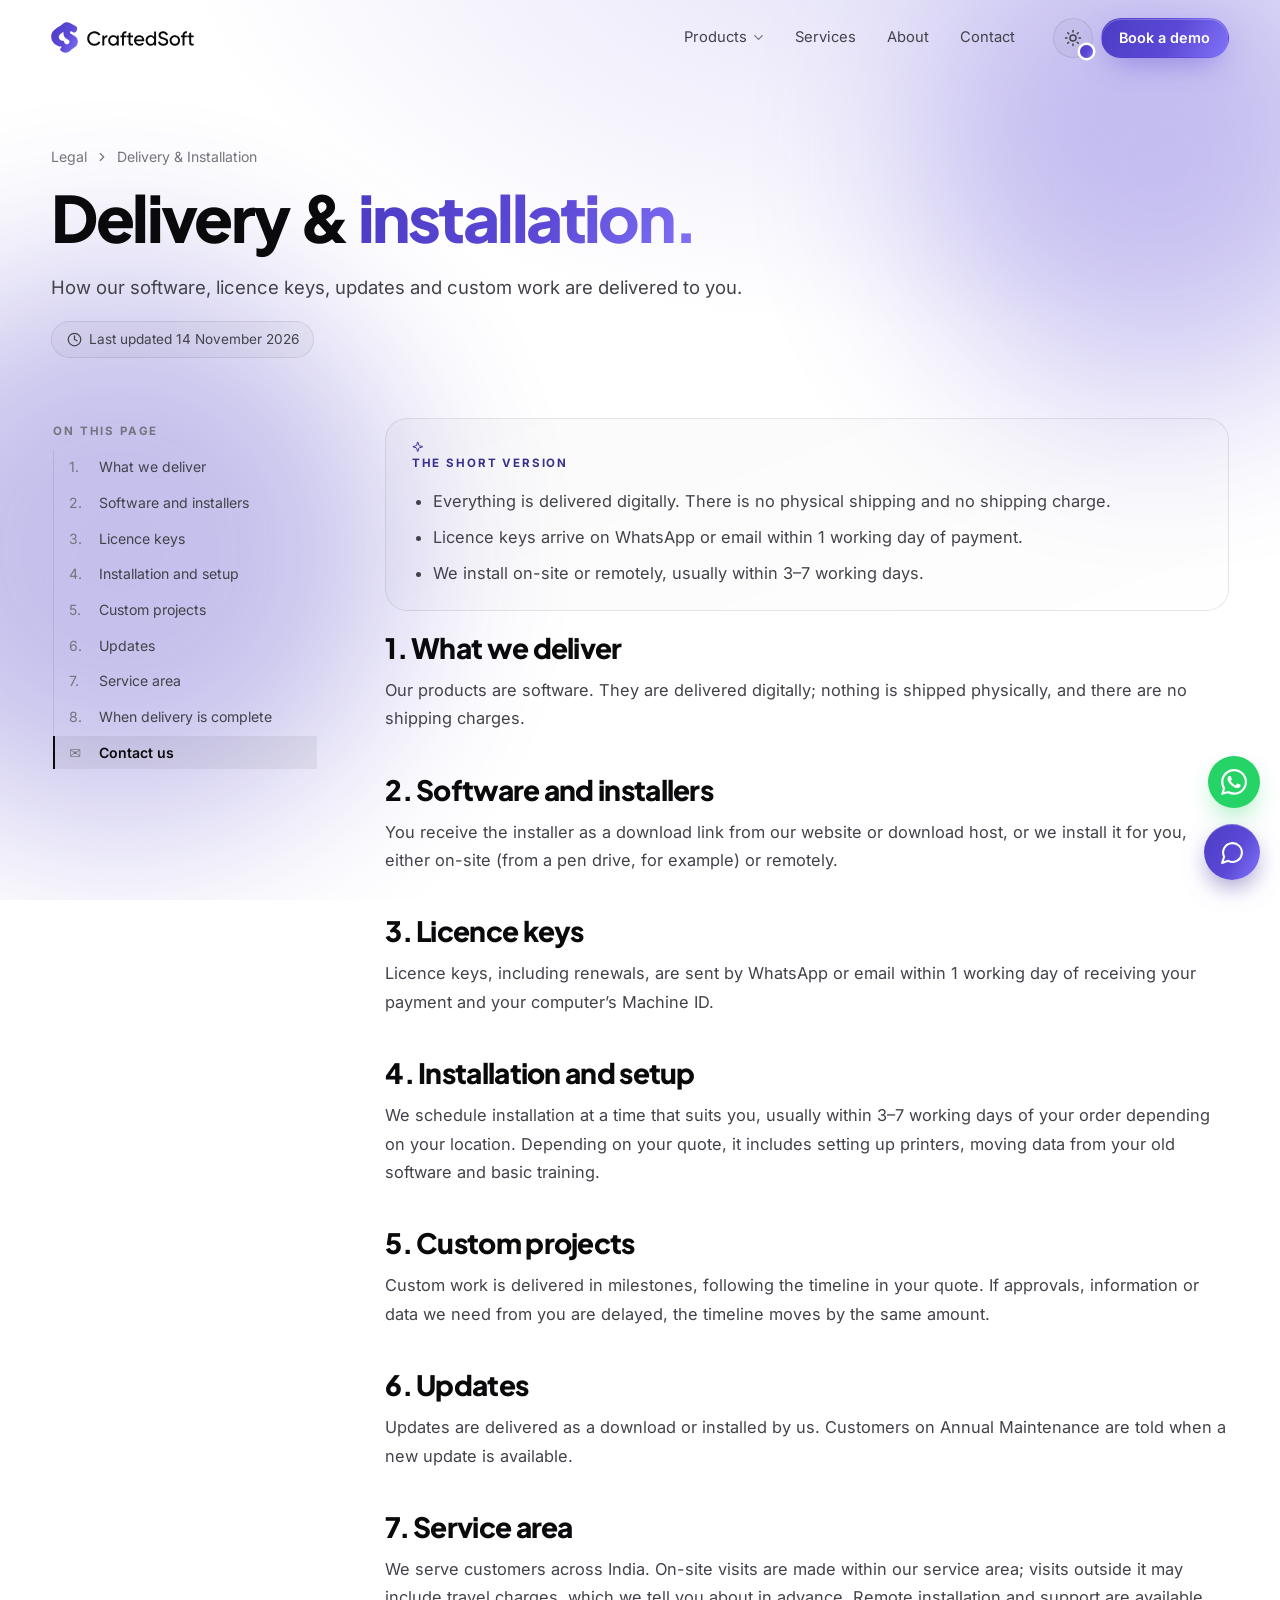
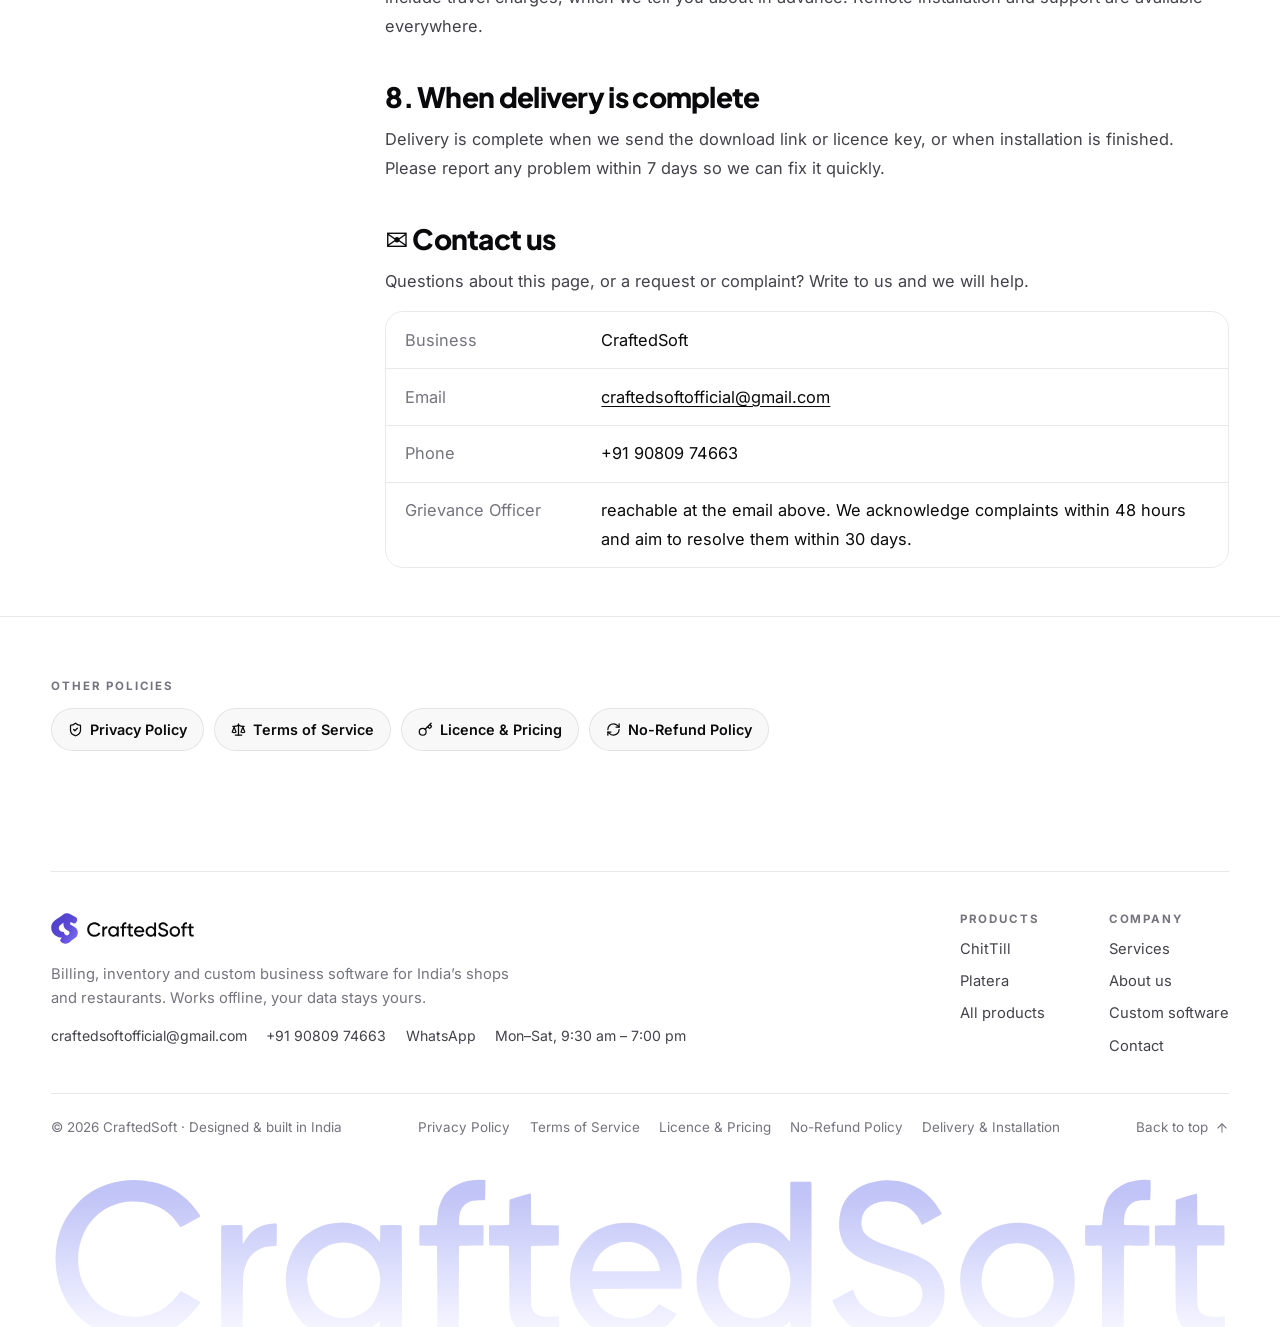
<file: legal/delivery/index.html>
<!doctype html>
<!-- Legal text: a careful starting point written for CraftedSoft, not legal advice. Have a lawyer review it before relying on it.
     Business details ({{business}}, address, jurisdiction, grievance officer…) come from `legal` in assets/js/site-data.js via tools/build.mjs. -->
<html lang="en" data-root="../../">
<head>
  <meta charset="utf-8" />
  <meta name="viewport" content="width=device-width, initial-scale=1" />
  <title>Delivery & Installation · CraftedSoft</title>
  <meta name="description" content="CraftedSoft delivery and installation policy: digital delivery of software and licence keys, installation timelines and service area." />
  <meta name="theme-color" content="#ffffff" />
  <link rel="icon" href="../../assets/img/logo.svg" type="image/svg+xml" />
  <!-- build:boot -->
<script>(function(){var d=document.documentElement;d.classList.add('js');var s='violet';try{var k=localStorage.getItem('cs-scheme');if(["violet","mono","aurora","ocean","forest","sunset"].indexOf(k)>=0)s=k}catch(e){}d.dataset.scheme=s;try{var t=localStorage.getItem('cs-theme');if(!t)t=matchMedia('(prefers-color-scheme: dark)').matches?'dark':'light';d.dataset.theme=t}catch(e){d.dataset.theme='light'}if(location.protocol!=='file:'){var v=document.createElement('style');v.textContent='@view-transition{navigation:auto}@media (prefers-reduced-motion:reduce){@view-transition{navigation:none}}';document.head.appendChild(v)}})()</script>
<!-- /build:boot -->
  <!-- build:head -->
<meta property="og:type" content="website" />
  <meta property="og:site_name" content="CraftedSoft" />
  <meta property="og:title" content="Delivery &amp; Installation · CraftedSoft" />
  <meta property="og:description" content="CraftedSoft delivery and installation policy: digital delivery of software and licence keys, installation timelines and service area." />
  <meta property="og:image" content="../../assets/img/og/craftedsoft.png" />
  <meta property="og:image:width" content="1200" />
  <meta property="og:image:height" content="630" />
  <meta property="og:locale" content="en_IN" />
  <meta name="twitter:card" content="summary_large_image" />
  <link rel="apple-touch-icon" href="../../assets/img/apple-touch-icon.png" />
  <link rel="manifest" href="../../site.webmanifest" />
<!-- /build:head -->
  <link rel="stylesheet" href="../../assets/css/style.css?v=e0066e8a" />
</head>
<body data-page="legal-delivery">
  <a class="skip" href="#main">Skip to content</a>
  <!-- build:sprite -->
<svg width="0" height="0" style="position:absolute" aria-hidden="true" focusable="false"><defs><symbol id="i-arrow" viewBox="0 0 24 24"><path d="M5 12h14"/><path d="m12 5 7 7-7 7"/></symbol><symbol id="i-right" viewBox="0 0 24 24"><path d="m9 18 6-6-6-6"/></symbol><symbol id="i-down" viewBox="0 0 24 24"><path d="m6 9 6 6 6-6"/></symbol><symbol id="i-check" viewBox="0 0 24 24"><path d="M20 6 9 17l-5-5"/></symbol><symbol id="i-plus" viewBox="0 0 24 24"><path d="M5 12h14"/><path d="M12 5v14"/></symbol><symbol id="i-menu" viewBox="0 0 24 24"><line x1="4" x2="20" y1="7" y2="7"/><line x1="4" x2="20" y1="12" y2="12"/><line x1="4" x2="20" y1="17" y2="17"/></symbol><symbol id="i-x" viewBox="0 0 24 24"><path d="M18 6 6 18"/><path d="m6 6 12 12"/></symbol><symbol id="i-sun" viewBox="0 0 24 24"><circle cx="12" cy="12" r="4"/><path d="M12 2v2"/><path d="M12 20v2"/><path d="m4.93 4.93 1.41 1.41"/><path d="m17.66 17.66 1.41 1.41"/><path d="M2 12h2"/><path d="M20 12h2"/><path d="m6.34 17.66-1.41 1.41"/><path d="m19.07 4.93-1.41 1.41"/></symbol><symbol id="i-moon" viewBox="0 0 24 24"><path d="M12 3a6 6 0 0 0 9 9 9 9 0 1 1-9-9Z"/></symbol><symbol id="i-mail" viewBox="0 0 24 24"><rect width="20" height="16" x="2" y="4" rx="2"/><path d="m22 7-8.97 5.7a1.94 1.94 0 0 1-2.06 0L2 7"/></symbol><symbol id="i-phone" viewBox="0 0 24 24"><path d="M13.832 16.568a1 1 0 0 0 1.213-.303l.355-.465A2 2 0 0 1 17 15h3a2 2 0 0 1 2 2v3a2 2 0 0 1-2 2A18 18 0 0 1 2 4a2 2 0 0 1 2-2h3a2 2 0 0 1 2 2v3a2 2 0 0 1-.8 1.6l-.468.351a1 1 0 0 0-.292 1.233 14 14 0 0 0 6.392 6.384"/></symbol><symbol id="i-message" viewBox="0 0 24 24"><path d="M7.9 20A9 9 0 1 0 4 16.1L2 22Z"/></symbol><symbol id="i-pin" viewBox="0 0 24 24"><path d="M20 10c0 4.993-5.539 10.193-7.399 11.799a1 1 0 0 1-1.202 0C9.539 20.193 4 14.993 4 10a8 8 0 0 1 16 0"/><circle cx="12" cy="10" r="3"/></symbol><symbol id="i-clock" viewBox="0 0 24 24"><circle cx="12" cy="12" r="10"/><path d="M12 6v6l4 2"/></symbol><symbol id="i-wifioff" viewBox="0 0 24 24"><path d="M12 20h.01"/><path d="M8.5 16.429a5 5 0 0 1 7 0"/><path d="M5 12.859a10 10 0 0 1 5.17-2.69"/><path d="M19 12.859a10 10 0 0 0-2.007-1.523"/><path d="M2 8.82a15 15 0 0 1 4.177-2.643"/><path d="M22 8.82a15 15 0 0 0-11.288-3.764"/><path d="m2 2 20 20"/></symbol><symbol id="i-shield" viewBox="0 0 24 24"><path d="M20 13c0 5-3.5 7.5-7.66 8.95a1 1 0 0 1-.67-.01C7.5 20.5 4 18 4 13V6a1 1 0 0 1 1-1c2 0 4.5-1.2 6.24-2.72a1.17 1.17 0 0 1 1.52 0C14.51 3.81 17 5 19 5a1 1 0 0 1 1 1z"/><path d="m9 12 2 2 4-4"/></symbol><symbol id="i-headset" viewBox="0 0 24 24"><path d="M3 11h3a2 2 0 0 1 2 2v3a2 2 0 0 1-2 2H5a2 2 0 0 1-2-2v-5Zm0 0a9 9 0 1 1 18 0m0 0v5a2 2 0 0 1-2 2h-1a2 2 0 0 1-2-2v-3a2 2 0 0 1 2-2h3Z"/><path d="M21 16v2a4 4 0 0 1-4 4h-5"/></symbol><symbol id="i-grad" viewBox="0 0 24 24"><path d="M21.42 10.922a1 1 0 0 0-.019-1.838L12.83 5.18a2 2 0 0 0-1.66 0L2.6 9.08a1 1 0 0 0 0 1.832l8.57 3.908a2 2 0 0 0 1.66 0z"/><path d="M22 10v6"/><path d="M6 12.5V16a6 3 0 0 0 12 0v-3.5"/></symbol><symbol id="i-refresh" viewBox="0 0 24 24"><path d="M3 12a9 9 0 0 1 9-9 9.75 9.75 0 0 1 6.74 2.74L21 8"/><path d="M21 3v5h-5"/><path d="M21 12a9 9 0 0 1-9 9 9.75 9.75 0 0 1-6.74-2.74L3 16"/><path d="M8 16H3v5"/></symbol><symbol id="i-zap" viewBox="0 0 24 24"><path d="M4 14a1 1 0 0 1-.78-1.63l9.9-10.2a.5.5 0 0 1 .86.46l-1.92 6.02A1 1 0 0 0 13 10h7a1 1 0 0 1 .78 1.63l-9.9 10.2a.5.5 0 0 1-.86-.46l1.92-6.02A1 1 0 0 0 11 14z"/></symbol><symbol id="i-grid" viewBox="0 0 24 24"><rect width="7" height="7" x="3" y="3" rx="1"/><rect width="7" height="7" x="14" y="3" rx="1"/><rect width="7" height="7" x="14" y="14" rx="1"/><rect width="7" height="7" x="3" y="14" rx="1"/></symbol><symbol id="i-undo" viewBox="0 0 24 24"><path d="M9 14 4 9l5-5"/><path d="M4 9h10.5a5.5 5.5 0 0 1 5.5 5.5a5.5 5.5 0 0 1-5.5 5.5H11"/></symbol><symbol id="i-pause" viewBox="0 0 24 24"><circle cx="12" cy="12" r="10"/><line x1="10" x2="10" y1="15" y2="9"/><line x1="14" x2="14" y1="15" y2="9"/></symbol><symbol id="i-cart" viewBox="0 0 24 24"><circle cx="8" cy="21" r="1"/><circle cx="19" cy="21" r="1"/><path d="M2.05 2.05h2l2.66 12.42a2 2 0 0 0 2 1.58h9.78a2 2 0 0 0 1.95-1.57l1.65-7.43H5.12"/></symbol><symbol id="i-users" viewBox="0 0 24 24"><path d="M16 21v-2a4 4 0 0 0-4-4H6a4 4 0 0 0-4 4v2"/><circle cx="9" cy="7" r="4"/><path d="M22 21v-2a4 4 0 0 0-3-3.87"/><path d="M16 3.13a4 4 0 0 1 0 7.75"/></symbol><symbol id="i-db" viewBox="0 0 24 24"><ellipse cx="12" cy="5" rx="9" ry="3"/><path d="M3 5V19A9 3 0 0 0 21 19V5"/><path d="M3 12A9 3 0 0 0 21 12"/></symbol><symbol id="i-printer" viewBox="0 0 24 24"><path d="M6 18H4a2 2 0 0 1-2-2v-5a2 2 0 0 1 2-2h16a2 2 0 0 1 2 2v5a2 2 0 0 1-2 2h-2"/><path d="M6 9V3a1 1 0 0 1 1-1h10a1 1 0 0 1 1 1v6"/><rect x="6" y="14" width="12" height="8" rx="1"/></symbol><symbol id="i-wallet" viewBox="0 0 24 24"><path d="M19 7V4a1 1 0 0 0-1-1H5a2 2 0 0 0 0 4h15a1 1 0 0 1 1 1v4h-3a2 2 0 0 0 0 4h3a1 1 0 0 0 1-1v-2a1 1 0 0 0-1-1"/><path d="M3 5v14a2 2 0 0 0 2 2h15a1 1 0 0 0 1-1v-4"/></symbol><symbol id="i-files" viewBox="0 0 24 24"><path d="M20 7h-3a2 2 0 0 1-2-2V2"/><path d="M9 18a2 2 0 0 1-2-2V4a2 2 0 0 1 2-2h7l4 4v10a2 2 0 0 1-2 2Z"/><path d="M3 7.6v12.8A1.6 1.6 0 0 0 4.6 22h9.8"/></symbol><symbol id="i-percent" viewBox="0 0 24 24"><line x1="19" x2="5" y1="5" y2="19"/><circle cx="6.5" cy="6.5" r="2.5"/><circle cx="17.5" cy="17.5" r="2.5"/></symbol><symbol id="i-landmark" viewBox="0 0 24 24"><line x1="3" x2="21" y1="22" y2="22"/><line x1="6" x2="6" y1="18" y2="11"/><line x1="10" x2="10" y1="18" y2="11"/><line x1="14" x2="14" y1="18" y2="11"/><line x1="18" x2="18" y1="18" y2="11"/><polygon points="12 2 20 7 4 7"/></symbol><symbol id="i-monitor" viewBox="0 0 24 24"><rect width="20" height="14" x="2" y="3" rx="2"/><line x1="8" x2="16" y1="21" y2="21"/><line x1="12" x2="12" y1="17" y2="21"/></symbol><symbol id="i-sparkles" viewBox="0 0 24 24"><path d="M9.937 15.5A2 2 0 0 0 8.5 14.063l-6.135-1.582a.5.5 0 0 1 0-.962L8.5 9.936A2 2 0 0 0 9.937 8.5l1.582-6.135a.5.5 0 0 1 .963 0L14.063 8.5A2 2 0 0 0 15.5 9.937l6.135 1.581a.5.5 0 0 1 0 .964L15.5 14.063a2 2 0 0 0-1.437 1.437l-1.582 6.135a.5.5 0 0 1-.963 0z"/></symbol><symbol id="i-calendar" viewBox="0 0 24 24"><path d="M8 2v4"/><path d="M16 2v4"/><rect width="18" height="18" x="3" y="4" rx="2"/><path d="M3 10h18"/></symbol><symbol id="i-layers" viewBox="0 0 24 24"><path d="m12.83 2.18a2 2 0 0 0-1.66 0L2.6 6.08a1 1 0 0 0 0 1.83l8.58 3.91a2 2 0 0 0 1.66 0l8.58-3.9a1 1 0 0 0 0-1.83Z"/><path d="m22 17.65-9.17 4.16a2 2 0 0 1-1.66 0L2 17.65"/><path d="m22 12.65-9.17 4.16a2 2 0 0 1-1.66 0L2 12.65"/></symbol><symbol id="i-store" viewBox="0 0 24 24"><path d="m2 7 4.41-4.41A2 2 0 0 1 7.83 2h8.34a2 2 0 0 1 1.42.59L22 7"/><path d="M4 12v8a2 2 0 0 0 2 2h12a2 2 0 0 0 2-2v-8"/><path d="M15 22v-4a2 2 0 0 0-2-2h-2a2 2 0 0 0-2 2v4"/><path d="M2 7h20"/><path d="M22 7v3a2 2 0 0 1-2 2a2.7 2.7 0 0 1-1.59-.63.7.7 0 0 0-.82 0A2.7 2.7 0 0 1 16 12a2.7 2.7 0 0 1-1.59-.63.7.7 0 0 0-.82 0A2.7 2.7 0 0 1 12 12a2.7 2.7 0 0 1-1.59-.63.7.7 0 0 0-.82 0A2.7 2.7 0 0 1 8 12a2.7 2.7 0 0 1-1.59-.63.7.7 0 0 0-.82 0A2.7 2.7 0 0 1 4 12a2 2 0 0 1-2-2V7"/></symbol><symbol id="i-whatsapp" viewBox="0 0 24 24"><path fill="currentColor" stroke="none" d="M17.472 14.382c-.297-.149-1.758-.867-2.03-.967-.273-.099-.471-.148-.67.15-.197.297-.767.966-.94 1.164-.173.199-.347.223-.644.075-.297-.15-1.255-.463-2.39-1.475-.883-.788-1.48-1.761-1.653-2.059-.173-.297-.018-.458.13-.606.134-.133.298-.347.446-.52.149-.174.198-.298.298-.497.099-.198.05-.371-.025-.52-.075-.149-.669-1.612-.916-2.207-.242-.579-.487-.5-.669-.51-.173-.008-.371-.01-.57-.01-.198 0-.52.074-.792.372-.272.297-1.04 1.016-1.04 2.479 0 1.462 1.065 2.875 1.213 3.074.149.198 2.096 3.2 5.077 4.487.709.306 1.262.489 1.694.625.712.227 1.36.195 1.871.118.571-.085 1.758-.719 2.006-1.413.248-.694.248-1.289.173-1.413-.074-.124-.272-.198-.57-.347m-5.421 7.403h-.004a9.87 9.87 0 0 1-5.031-1.378l-.361-.214-3.741.982.998-3.648-.235-.374a9.86 9.86 0 0 1-1.51-5.26c.001-5.45 4.436-9.884 9.888-9.884 2.64 0 5.122 1.03 6.988 2.898a9.825 9.825 0 0 1 2.893 6.994c-.003 5.45-4.437 9.884-9.885 9.884m8.413-18.297A11.815 11.815 0 0 0 12.05 0C5.495 0 .16 5.335.157 11.892c0 2.096.547 4.142 1.588 5.945L.057 24l6.305-1.654a11.882 11.882 0 0 0 5.683 1.448h.005c6.554 0 11.89-5.335 11.893-11.893a11.821 11.821 0 0 0-3.48-8.413Z"/></symbol><symbol id="i-file" viewBox="0 0 24 24"><path d="M15 2H6a2 2 0 0 0-2 2v16a2 2 0 0 0 2 2h12a2 2 0 0 0 2-2V7Z"/><path d="M14 2v4a2 2 0 0 0 2 2h4"/><path d="M10 9H8"/><path d="M16 13H8"/><path d="M16 17H8"/></symbol><symbol id="i-key" viewBox="0 0 24 24"><path d="m15.5 7.5 2.3 2.3a1 1 0 0 0 1.4 0l2.1-2.1a1 1 0 0 0 0-1.4L19 4"/><path d="m21 2-9.6 9.6"/><circle cx="7.5" cy="15.5" r="5.5"/></symbol><symbol id="i-scale" viewBox="0 0 24 24"><path d="m16 16 3-8 3 8c-.87.65-1.92 1-3 1s-2.13-.35-3-1Z"/><path d="m2 16 3-8 3 8c-.87.65-1.92 1-3 1s-2.13-.35-3-1Z"/><path d="M7 21h10"/><path d="M12 3v18"/><path d="M3 7h2c2 0 5-1 7-2 2 1 5 2 7 2h2"/></symbol><symbol id="i-truck" viewBox="0 0 24 24"><path d="M14 18V6a2 2 0 0 0-2-2H4a2 2 0 0 0-2 2v11a1 1 0 0 0 1 1h2"/><path d="M15 18H9"/><path d="M19 18h2a1 1 0 0 0 1-1v-3.65a1 1 0 0 0-.22-.624l-3.48-4.35A1 1 0 0 0 17.52 8H14"/><circle cx="17" cy="18" r="2"/><circle cx="7" cy="18" r="2"/></symbol><symbol id="i-linkedin" viewBox="0 0 24 24"><path d="M16 8a6 6 0 0 1 6 6v7h-4v-7a2 2 0 0 0-2-2 2 2 0 0 0-2 2v7h-4v-7a6 6 0 0 1 6-6z"/><rect width="4" height="12" x="2" y="9"/><circle cx="4" cy="4" r="2"/></symbol><symbol id="i-github" viewBox="0 0 24 24"><path d="M15 22v-4a4.8 4.8 0 0 0-1-3.5c3 0 6-2 6-5.5.08-1.25-.27-2.48-1-3.5.28-1.15.28-2.35 0-3.5 0 0-1 0-3 1.5-2.64-.5-5.36-.5-8 0C6 2 5 2 5 2c-.3 1.15-.3 2.35 0 3.5A5.403 5.403 0 0 0 4 9c0 3.5 3 5.5 6 5.5-.39.49-.68 1.05-.85 1.65-.17.6-.22 1.23-.15 1.85v4"/><path d="M9 18c-4.51 2-5-2-7-2"/></symbol><symbol id="i-search" viewBox="0 0 24 24"><circle cx="11" cy="11" r="8"/><path d="m21 21-4.3-4.3"/></symbol><symbol id="i-download" viewBox="0 0 24 24"><path d="M12 15V3"/><path d="M21 15v4a2 2 0 0 1-2 2H5a2 2 0 0 1-2-2v-4"/><path d="m7 10 5 5 5-5"/></symbol><symbol id="i-star" viewBox="0 0 24 24"><path d="M11.525 2.295a.53.53 0 0 1 .95 0l2.31 4.679a2.123 2.123 0 0 0 1.595 1.16l5.166.756a.53.53 0 0 1 .294.904l-3.736 3.638a2.123 2.123 0 0 0-.611 1.878l.882 5.14a.53.53 0 0 1-.771.56l-4.618-2.428a2.122 2.122 0 0 0-1.973 0L6.396 21.01a.53.53 0 0 1-.77-.56l.881-5.139a2.122 2.122 0 0 0-.611-1.879L2.16 9.795a.53.53 0 0 1 .294-.906l5.165-.755a2.122 2.122 0 0 0 1.597-1.16z"/></symbol><symbol id="i-scan" viewBox="0 0 24 24"><path d="M3 7V5a2 2 0 0 1 2-2h2"/><path d="M17 3h2a2 2 0 0 1 2 2v2"/><path d="M21 17v2a2 2 0 0 1-2 2h-2"/><path d="M7 21H5a2 2 0 0 1-2-2v-2"/><path d="M8 7v10"/><path d="M12 7v10"/><path d="M17 7v10"/></symbol><symbol id="i-send" viewBox="0 0 24 24"><path d="M14.536 21.686a.5.5 0 0 0 .937-.024l6.5-19a.496.496 0 0 0-.635-.635l-19 6.5a.5.5 0 0 0-.024.937l7.93 3.18a2 2 0 0 1 1.112 1.11z"/><path d="m21.854 2.147-10.94 10.939"/></symbol></defs></svg>
<!-- /build:sprite -->
  <div class="aurora" aria-hidden="true"><span></span><span></span><span></span></div>
  <!-- build:header -->
<header class="nav" id="hdr">
    <div class="nav-in">
      <a class="brand" href="../../" aria-label="CraftedSoft home"><span class="logo-mark" aria-hidden="true"></span><span class="logo-word" aria-hidden="true"></span></a>
      <nav class="nav-links" aria-label="Main"><div class="pmenu">
        <button type="button" class="pmenu-btn" aria-expanded="false" aria-controls="pmenu-panel"><span>Products</span><svg class="i" aria-hidden="true"><use href="#i-down"/></svg></button>
        <div class="pmenu-panel" id="pmenu-panel" hidden>
          <div class="pmenu-list"><div class="pmenu-head">Products</div><a class="pmenu-item" href="../../products/chittill/" data-i="0" style="--pc:#5b49d6"><img src="../../assets/img/chittill/chittill-icon.webp" alt="" width="34" height="34"><span><b>ChitTill</b><small>For shops</small></span></a><a class="pmenu-item" href="../../products/platera/" data-i="1" style="--pc:#f26b1d"><img src="../../assets/img/platera/platera-icon.webp" alt="" width="34" height="34"><span><b>Platera</b><small>For restaurants</small></span></a><div class="pmenu-sep"></div><a class="pmenu-extra" href="../../products/"><i><svg class="i" aria-hidden="true"><use href="#i-grid"/></svg></i>All products</a><a class="pmenu-extra" href="../../contact/?interest=custom"><i><svg class="i" aria-hidden="true"><use href="#i-plus"/></svg></i>Custom software</a></div>
          <div class="pmenu-preview"><div class="pmenu-pane" data-i="0" style="--pc:#5b49d6" hidden><img src="../../assets/img/chittill/dashboard-sm.webp" alt="" loading="lazy" width="1440" height="900"><b>ChitTill · Billing made for clothing stores</b><ul><li>Keyboard-first counter</li><li>Stock by size &amp; colour</li><li>GST done right</li></ul><a class="pmenu-go" href="../../products/chittill/">Explore ChitTill <svg class="i" aria-hidden="true"><use href="#i-arrow"/></svg></a></div><div class="pmenu-pane" data-i="1" style="--pc:#f26b1d" hidden><img src="../../assets/img/platera/tables-sm.webp" alt="" loading="lazy" width="1440" height="900"><b>Platera · Billing made for restaurants</b><ul><li>Tables &amp; KOTs</li><li>Kitchen screen</li><li>Captain app &amp; table QR</li></ul><a class="pmenu-go" href="../../products/platera/">Explore Platera <svg class="i" aria-hidden="true"><use href="#i-arrow"/></svg></a></div></div>
        </div>
      </div><a href="../../services/">Services</a><a href="../../about/">About</a><a href="../../contact/">Contact</a></nav>
      <div class="nav-act">
        <div class="appdd">
          <button type="button" class="icon-btn appbtn" aria-expanded="false" aria-controls="apppop" aria-label="Appearance: mode and colour" title="Appearance"><svg class="i i-sun" aria-hidden="true"><use href="#i-sun"/></svg><svg class="i i-moon" aria-hidden="true"><use href="#i-moon"/></svg><span class="appbtn__dot" aria-hidden="true"></span></button>
          <div class="apppop" id="apppop" role="dialog" aria-label="Appearance" hidden>
            <div class="apppop__head"><b>Appearance</b><small>Saved on this device</small></div>
            <div class="appear__label">Mode</div><div class="appear__seg" role="group" aria-label="Mode"><button type="button" data-mode-pick="light" aria-pressed="false"><svg class="i" aria-hidden="true"><use href="#i-sun"/></svg><span>Light</span></button><button type="button" data-mode-pick="dark" aria-pressed="false"><svg class="i" aria-hidden="true"><use href="#i-moon"/></svg><span>Dark</span></button><button type="button" data-mode-pick="auto" aria-pressed="true"><svg class="i" aria-hidden="true"><use href="#i-monitor"/></svg><span>Auto</span></button></div><div class="appear__label">Colour</div><div class="appear__grid" role="group" aria-label="Colour scheme"><button type="button" class="appear__sw" data-scheme-pick="violet" style="--sw:linear-gradient(135deg, #4b3cc4, #5b49d6 55%, #8b7cff)" aria-pressed="true"><span class="appear__pv" aria-hidden="true"><i></i><i></i><i></i><i></i></span><span class="appear__name">Violet</span><span class="appear__tick" aria-hidden="true"><svg class="i" aria-hidden="true"><use href="#i-check"/></svg></span></button><button type="button" class="appear__sw" data-scheme-pick="mono" style="--sw:var(--text)" aria-pressed="false"><span class="appear__pv" aria-hidden="true"><i></i><i></i><i></i><i></i></span><span class="appear__name">Mono</span><span class="appear__tick" aria-hidden="true"><svg class="i" aria-hidden="true"><use href="#i-check"/></svg></span></button><button type="button" class="appear__sw" data-scheme-pick="aurora" style="--sw:linear-gradient(135deg, #6d5dfc, #c056f5 55%, #ff6fa8)" aria-pressed="false"><span class="appear__pv" aria-hidden="true"><i></i><i></i><i></i><i></i></span><span class="appear__name">Aurora</span><span class="appear__tick" aria-hidden="true"><svg class="i" aria-hidden="true"><use href="#i-check"/></svg></span></button><button type="button" class="appear__sw" data-scheme-pick="ocean" style="--sw:linear-gradient(135deg, #0ea5e9, #6366f1 55%, #a855f7)" aria-pressed="false"><span class="appear__pv" aria-hidden="true"><i></i><i></i><i></i><i></i></span><span class="appear__name">Ocean</span><span class="appear__tick" aria-hidden="true"><svg class="i" aria-hidden="true"><use href="#i-check"/></svg></span></button><button type="button" class="appear__sw" data-scheme-pick="forest" style="--sw:linear-gradient(135deg, #10b981, #14b8a6 55%, #0ea5e9)" aria-pressed="false"><span class="appear__pv" aria-hidden="true"><i></i><i></i><i></i><i></i></span><span class="appear__name">Forest</span><span class="appear__tick" aria-hidden="true"><svg class="i" aria-hidden="true"><use href="#i-check"/></svg></span></button><button type="button" class="appear__sw" data-scheme-pick="sunset" style="--sw:linear-gradient(135deg, #f59e0b, #f43f5e 55%, #ec4899)" aria-pressed="false"><span class="appear__pv" aria-hidden="true"><i></i><i></i><i></i><i></i></span><span class="appear__name">Sunset</span><span class="appear__tick" aria-hidden="true"><svg class="i" aria-hidden="true"><use href="#i-check"/></svg></span></button></div>
            <div class="apppop__foot"><button type="button" data-appear-reset><svg class="i" aria-hidden="true"><use href="#i-refresh"/></svg>Reset to default</button></div>
          </div>
        </div>
        <a class="btn btn-primary btn-sm nav-cta" href="../../contact/?interest=demo">Book a demo</a>
        <button type="button" class="nav-menu" aria-label="Open menu" aria-expanded="false" aria-controls="mnav"><span></span><span></span></button>
      </div>
    </div>
    <div class="mnav" id="mnav">
      <div class="mnav__links"><a href="../../">Home</a><a href="../../products/">Products</a><a href="../../services/">Services</a><a href="../../about/">About</a><a href="../../contact/">Contact</a></div>
      <div class="mnav__prods"><a href="../../products/chittill/"><img src="../../assets/img/chittill/chittill-icon.webp" alt="" width="38" height="38"><span><b>ChitTill</b><small>Billing made for clothing stores</small></span></a><a href="../../products/platera/"><img src="../../assets/img/platera/platera-icon.webp" alt="" width="38" height="38"><span><b>Platera</b><small>Billing made for restaurants</small></span></a></div>
      <div class="mnav__appear"><div class="mnav__appear-head"><b>Appearance</b><button type="button" data-appear-reset>Reset</button></div><div class="appear__label">Mode</div><div class="appear__seg" role="group" aria-label="Mode"><button type="button" data-mode-pick="light" aria-pressed="false"><svg class="i" aria-hidden="true"><use href="#i-sun"/></svg><span>Light</span></button><button type="button" data-mode-pick="dark" aria-pressed="false"><svg class="i" aria-hidden="true"><use href="#i-moon"/></svg><span>Dark</span></button><button type="button" data-mode-pick="auto" aria-pressed="true"><svg class="i" aria-hidden="true"><use href="#i-monitor"/></svg><span>Auto</span></button></div><div class="appear__label">Colour</div><div class="appear__grid" role="group" aria-label="Colour scheme"><button type="button" class="appear__sw" data-scheme-pick="violet" style="--sw:linear-gradient(135deg, #4b3cc4, #5b49d6 55%, #8b7cff)" aria-pressed="true"><span class="appear__pv" aria-hidden="true"><i></i><i></i><i></i><i></i></span><span class="appear__name">Violet</span><span class="appear__tick" aria-hidden="true"><svg class="i" aria-hidden="true"><use href="#i-check"/></svg></span></button><button type="button" class="appear__sw" data-scheme-pick="mono" style="--sw:var(--text)" aria-pressed="false"><span class="appear__pv" aria-hidden="true"><i></i><i></i><i></i><i></i></span><span class="appear__name">Mono</span><span class="appear__tick" aria-hidden="true"><svg class="i" aria-hidden="true"><use href="#i-check"/></svg></span></button><button type="button" class="appear__sw" data-scheme-pick="aurora" style="--sw:linear-gradient(135deg, #6d5dfc, #c056f5 55%, #ff6fa8)" aria-pressed="false"><span class="appear__pv" aria-hidden="true"><i></i><i></i><i></i><i></i></span><span class="appear__name">Aurora</span><span class="appear__tick" aria-hidden="true"><svg class="i" aria-hidden="true"><use href="#i-check"/></svg></span></button><button type="button" class="appear__sw" data-scheme-pick="ocean" style="--sw:linear-gradient(135deg, #0ea5e9, #6366f1 55%, #a855f7)" aria-pressed="false"><span class="appear__pv" aria-hidden="true"><i></i><i></i><i></i><i></i></span><span class="appear__name">Ocean</span><span class="appear__tick" aria-hidden="true"><svg class="i" aria-hidden="true"><use href="#i-check"/></svg></span></button><button type="button" class="appear__sw" data-scheme-pick="forest" style="--sw:linear-gradient(135deg, #10b981, #14b8a6 55%, #0ea5e9)" aria-pressed="false"><span class="appear__pv" aria-hidden="true"><i></i><i></i><i></i><i></i></span><span class="appear__name">Forest</span><span class="appear__tick" aria-hidden="true"><svg class="i" aria-hidden="true"><use href="#i-check"/></svg></span></button><button type="button" class="appear__sw" data-scheme-pick="sunset" style="--sw:linear-gradient(135deg, #f59e0b, #f43f5e 55%, #ec4899)" aria-pressed="false"><span class="appear__pv" aria-hidden="true"><i></i><i></i><i></i><i></i></span><span class="appear__name">Sunset</span><span class="appear__tick" aria-hidden="true"><svg class="i" aria-hidden="true"><use href="#i-check"/></svg></span></button></div></div>
      <a class="btn btn-primary btn-lg" href="../../contact/?interest=demo">Book a free demo <svg class="i" aria-hidden="true"><use href="#i-arrow"/></svg></a>
    </div>
  </header>
<!-- /build:header -->

  <main id="main">
    <section class="legal-hero">
      <div class="wrap legal-hero__in">
        <nav class="crumbs" aria-label="Breadcrumb"><a href="../">Legal</a><svg class="i"><use href="#i-right"/></svg><span aria-current="page">Delivery & Installation</span></nav>
        <h1 class="display">Delivery &amp; <span class="grad">installation.</span></h1>
        <p class="lead">How our software, licence keys, updates and custom work are delivered to you.</p>
        <p class="legal-meta"><svg class="i"><use href="#i-clock"/></svg>Last updated <!-- build:v-updated -->14 November 2026<!-- /build:v-updated --></p>
      </div>
    </section>

    <section class="section legal-body">
      <div class="wrap legal">
        <aside class="legal-toc" aria-label="On this page">
          <p class="legal-toc__label">On this page</p>
          <nav><a href="#what"><span>1.</span>What we deliver</a><a href="#software"><span>2.</span>Software and installers</a><a href="#keys"><span>3.</span>Licence keys</a><a href="#installation"><span>4.</span>Installation and setup</a><a href="#custom"><span>5.</span>Custom projects</a><a href="#updates"><span>6.</span>Updates</a><a href="#area"><span>7.</span>Service area</a><a href="#confirmation"><span>8.</span>When delivery is complete</a><a href="#contact-us"><span>✉</span>Contact us</a></nav>
        </aside>
        <article class="prose">
          <div class="legal-short">
            <p class="legal-short__label"><svg class="i"><use href="#i-sparkles"/></svg>The short version</p>
            <ul><li>Everything is delivered digitally. There is no physical shipping and no shipping charge.</li><li>Licence keys arrive on WhatsApp or email within 1 working day of payment.</li><li>We install on-site or remotely, usually within 3–7 working days.</li></ul>
          </div>
<section id="what" class="legal-sec-block"><h2><span>1.</span> What we deliver</h2>
<p>Our products are software. They are delivered digitally; nothing is shipped physically, and there are no shipping charges.</p>
</section>
<section id="software" class="legal-sec-block"><h2><span>2.</span> Software and installers</h2>
<p>You receive the installer as a download link from our website or download host, or we install it for you, either on-site (from a pen drive, for example) or remotely.</p>
</section>
<section id="keys" class="legal-sec-block"><h2><span>3.</span> Licence keys</h2>
<p>Licence keys, including renewals, are sent by WhatsApp or email within 1 working day of receiving your payment and your computer’s Machine ID.</p>
</section>
<section id="installation" class="legal-sec-block"><h2><span>4.</span> Installation and setup</h2>
<p>We schedule installation at a time that suits you, usually within 3–7 working days of your order depending on your location. Depending on your quote, it includes setting up printers, moving data from your old software and basic training.</p>
</section>
<section id="custom" class="legal-sec-block"><h2><span>5.</span> Custom projects</h2>
<p>Custom work is delivered in milestones, following the timeline in your quote. If approvals, information or data we need from you are delayed, the timeline moves by the same amount.</p>
</section>
<section id="updates" class="legal-sec-block"><h2><span>6.</span> Updates</h2>
<p>Updates are delivered as a download or installed by us. Customers on Annual Maintenance are told when a new update is available.</p>
</section>
<section id="area" class="legal-sec-block"><h2><span>7.</span> Service area</h2>
<p>We serve customers across India. On-site visits are made within our service area; visits outside it may include travel charges, which we tell you about in advance. Remote installation and support are available everywhere.</p>
</section>
<section id="confirmation" class="legal-sec-block"><h2><span>8.</span> When delivery is complete</h2>
<p>Delivery is complete when we send the download link or licence key, or when installation is finished. Please report any problem within 7 days so we can fix it quickly.</p>
</section>
<section id="contact-us" class="legal-sec-block"><h2><span>✉</span> Contact us</h2>
<p>Questions about this page, or a request or complaint? Write to us and we will help.</p>
<!-- build:legal-contact -->
<dl class="legal-contact"><div><dt>Business</dt><dd>CraftedSoft</dd></div><div><dt>Email</dt><dd><a href="mailto:craftedsoftofficial@gmail.com">craftedsoftofficial@gmail.com</a></dd></div><div><dt>Phone</dt><dd>+91 90809 74663</dd></div><div><dt>Grievance Officer</dt><dd>reachable at the email above. We acknowledge complaints within 48 hours and aim to resolve them within 30 days.</dd></div></dl>
<!-- /build:legal-contact -->
</section>
        </article>
      </div>
    </section>

    <section class="section section--soft section--tight legal-more">
      <div class="wrap">
        <!-- build:legal-more -->
<p class="legal-more__label">Other policies</p><div class="legal-more__links"><a href="../../legal/privacy/"><svg class="i" aria-hidden="true"><use href="#i-shield"/></svg>Privacy Policy</a><a href="../../legal/terms/"><svg class="i" aria-hidden="true"><use href="#i-scale"/></svg>Terms of Service</a><a href="../../legal/licence/"><svg class="i" aria-hidden="true"><use href="#i-key"/></svg>Licence & Pricing</a><a href="../../legal/refunds/"><svg class="i" aria-hidden="true"><use href="#i-refresh"/></svg>No-Refund Policy</a></div>
<!-- /build:legal-more -->
      </div>
    </section>
  </main>

  <!-- build:footer -->
<footer class="footer">
    <div class="f-top">
      <div class="f-brand">
        <a class="brand" href="../../" aria-label="CraftedSoft home"><span class="logo-mark" aria-hidden="true"></span><span class="logo-word" aria-hidden="true"></span></a>
        <p>Billing, inventory and custom business software for India’s shops and restaurants. Works offline, your data stays yours.</p>
        <div class="f-reach"><a href="mailto:craftedsoftofficial@gmail.com">craftedsoftofficial@gmail.com</a><a href="tel:+919080974663">+91 90809 74663</a><a href="https://wa.me/919080974663" target="_blank" rel="noopener">WhatsApp</a><span>Mon–Sat, 9:30 am – 7:00 pm</span></div>
      </div>
      <div class="f-cols">
        <nav class="f-col" aria-label="Products"><h4>Products</h4><a href="../../products/chittill/">ChitTill</a><a href="../../products/platera/">Platera</a><a href="../../products/">All products</a></nav>
        <nav class="f-col" aria-label="Company"><h4>Company</h4><a href="../../services/">Services</a><a href="../../about/">About us</a><a href="../../contact/?interest=custom">Custom software</a><a href="../../contact/">Contact</a></nav>
      </div>
    </div>
    <div class="f-bottom">
      <span>© 2026 CraftedSoft · Designed &amp; built in India</span>
      <nav class="f-legal" aria-label="Legal"><a href="../../legal/privacy/">Privacy Policy</a><a href="../../legal/terms/">Terms of Service</a><a href="../../legal/licence/">Licence & Pricing</a><a href="../../legal/refunds/">No-Refund Policy</a><a href="../../legal/delivery/">Delivery & Installation</a></nav>
      <button type="button" class="f-top-btn" data-to-top>Back to top <svg class="i" aria-hidden="true"><use href="#i-arrow"/></svg></button>
    </div>
    <div class="f-word logo-word" aria-hidden="true"></div>
  </footer>
  <a class="wa-fab" href="https://wa.me/919080974663" target="_blank" rel="noopener" data-wa="919080974663" aria-label="Chat with us on WhatsApp" data-track="WhatsApp">
    <span class="wa-fab__bubble" aria-hidden="true"><b>Questions?</b> Chat with us</span>
    <span class="wa-fab__btn"><svg class="i" aria-hidden="true"><use href="#i-whatsapp"/></svg></span>
  </a>
  <div class="help" id="cs-help">
    <span class="help__peek" aria-hidden="true"><b>Have a question?</b> Ask me</span>
    <button type="button" class="help__launch" aria-expanded="false" aria-controls="cs-help-panel" aria-label="Open CS Assistant"><svg class="i i-open" aria-hidden="true"><use href="#i-message"/></svg><svg class="i i-close" aria-hidden="true"><use href="#i-x"/></svg></button>
    <section class="help__panel" id="cs-help-panel" role="dialog" aria-label="CS Assistant" hidden>
      <header class="help__head">
        <span class="logo-tile" aria-hidden="true"><span class="logo-mark"></span></span>
        <span><b>CS Assistant</b><small>Instant answers, any time</small></span>
        <button type="button" class="help__reset" title="Start over" aria-label="Start over"><svg class="i" aria-hidden="true"><use href="#i-refresh"/></svg></button>
        <button type="button" class="help__close" aria-label="Close CS Assistant"><svg class="i" aria-hidden="true"><use href="#i-x"/></svg></button>
      </header>
      <div class="help__log" role="log" aria-live="polite"></div>
      <div class="help__chips" aria-label="Suggested questions"></div>
      <form class="help__form" autocomplete="off">
        <label class="sr-only" for="cs-help-q">Type your question</label>
        <input class="help__input" id="cs-help-q" type="text" maxlength="200" placeholder="Ask about products, pricing, setup…">
        <button type="submit" class="help__send" aria-label="Send"><svg class="i" aria-hidden="true"><use href="#i-send"/></svg></button>
      </form>
      <p class="help__foot">Need a person? <a href="../../contact/">Contact the team</a></p>
    </section>
  </div>
  <script src="../../assets/js/support-data.js?v=4de0f6cb" defer></script>
  <script src="../../assets/js/support.js?v=7210e188" defer></script>
<!-- /build:footer -->
  <script src="../../assets/js/site-data.js?v=d3c323a5"></script>
  <script src="../../assets/js/main.js?v=13795d3b"></script>
</body>
</html>
</file>
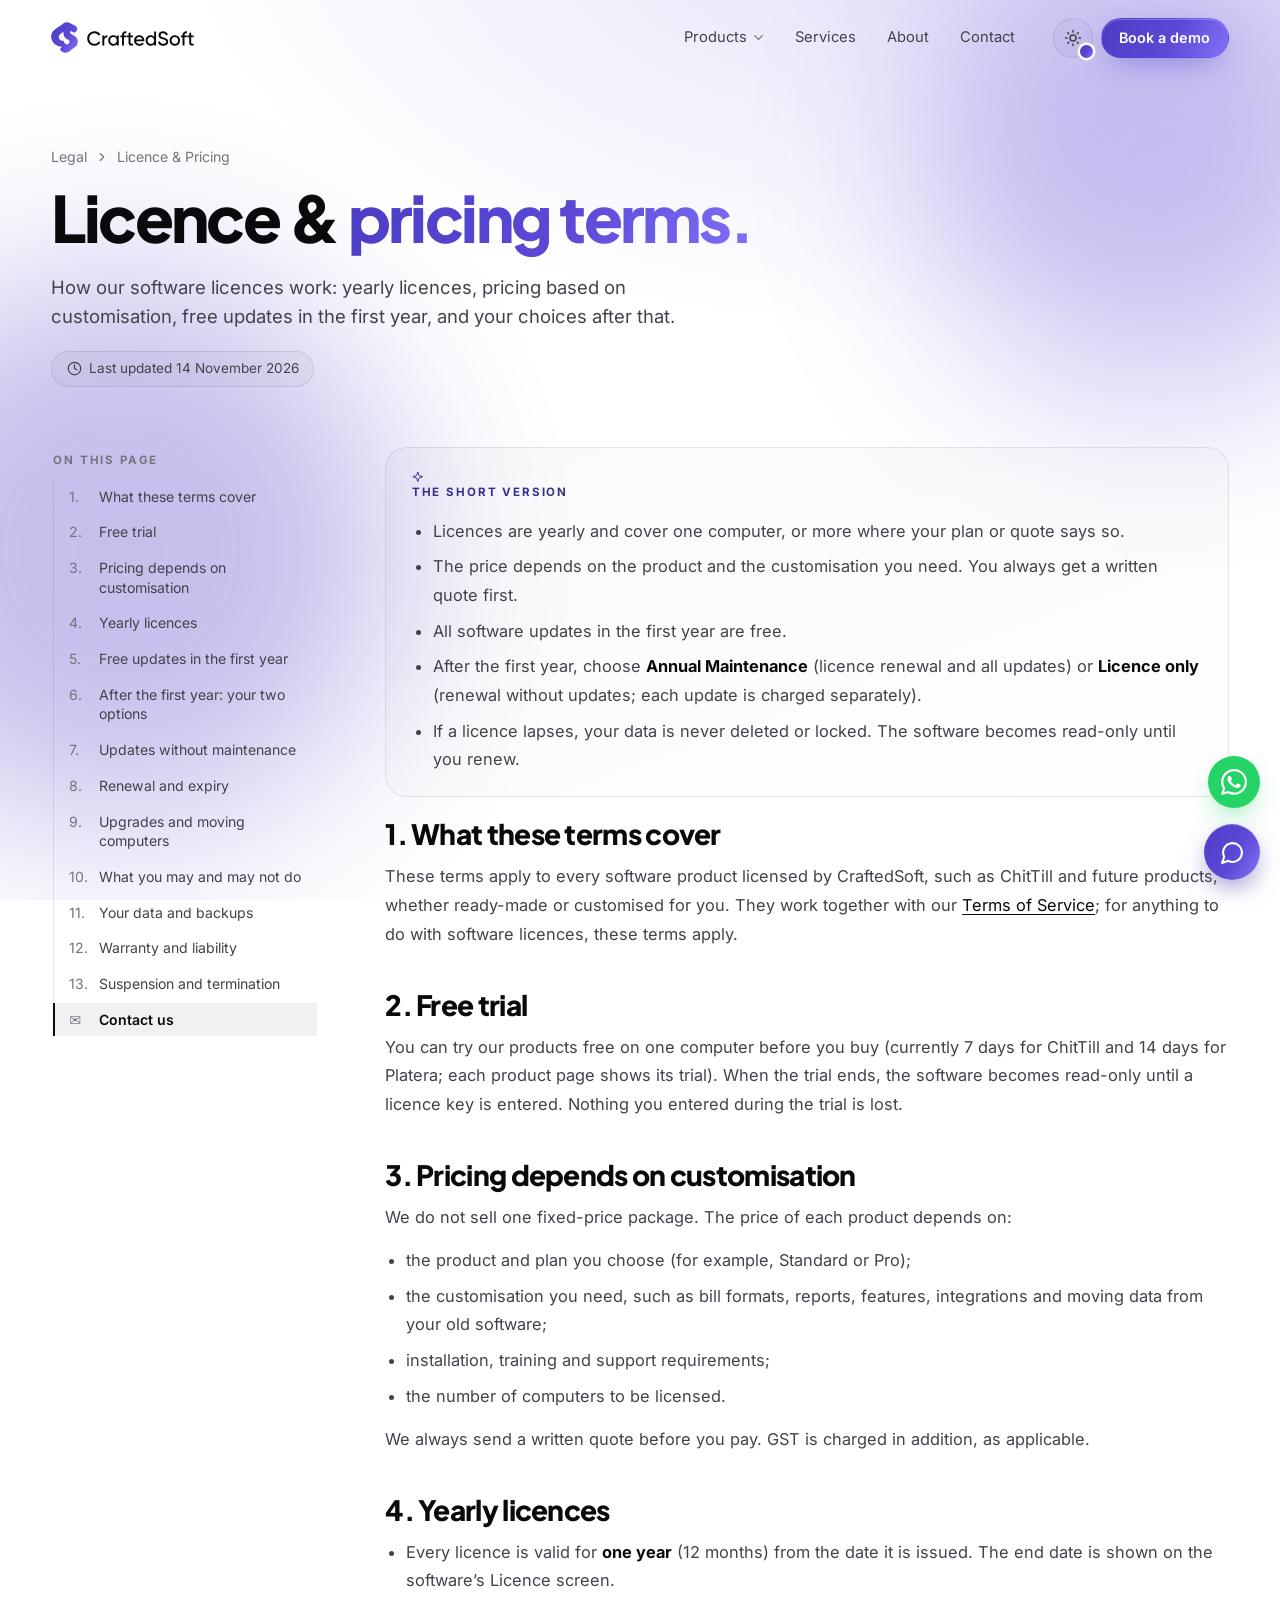
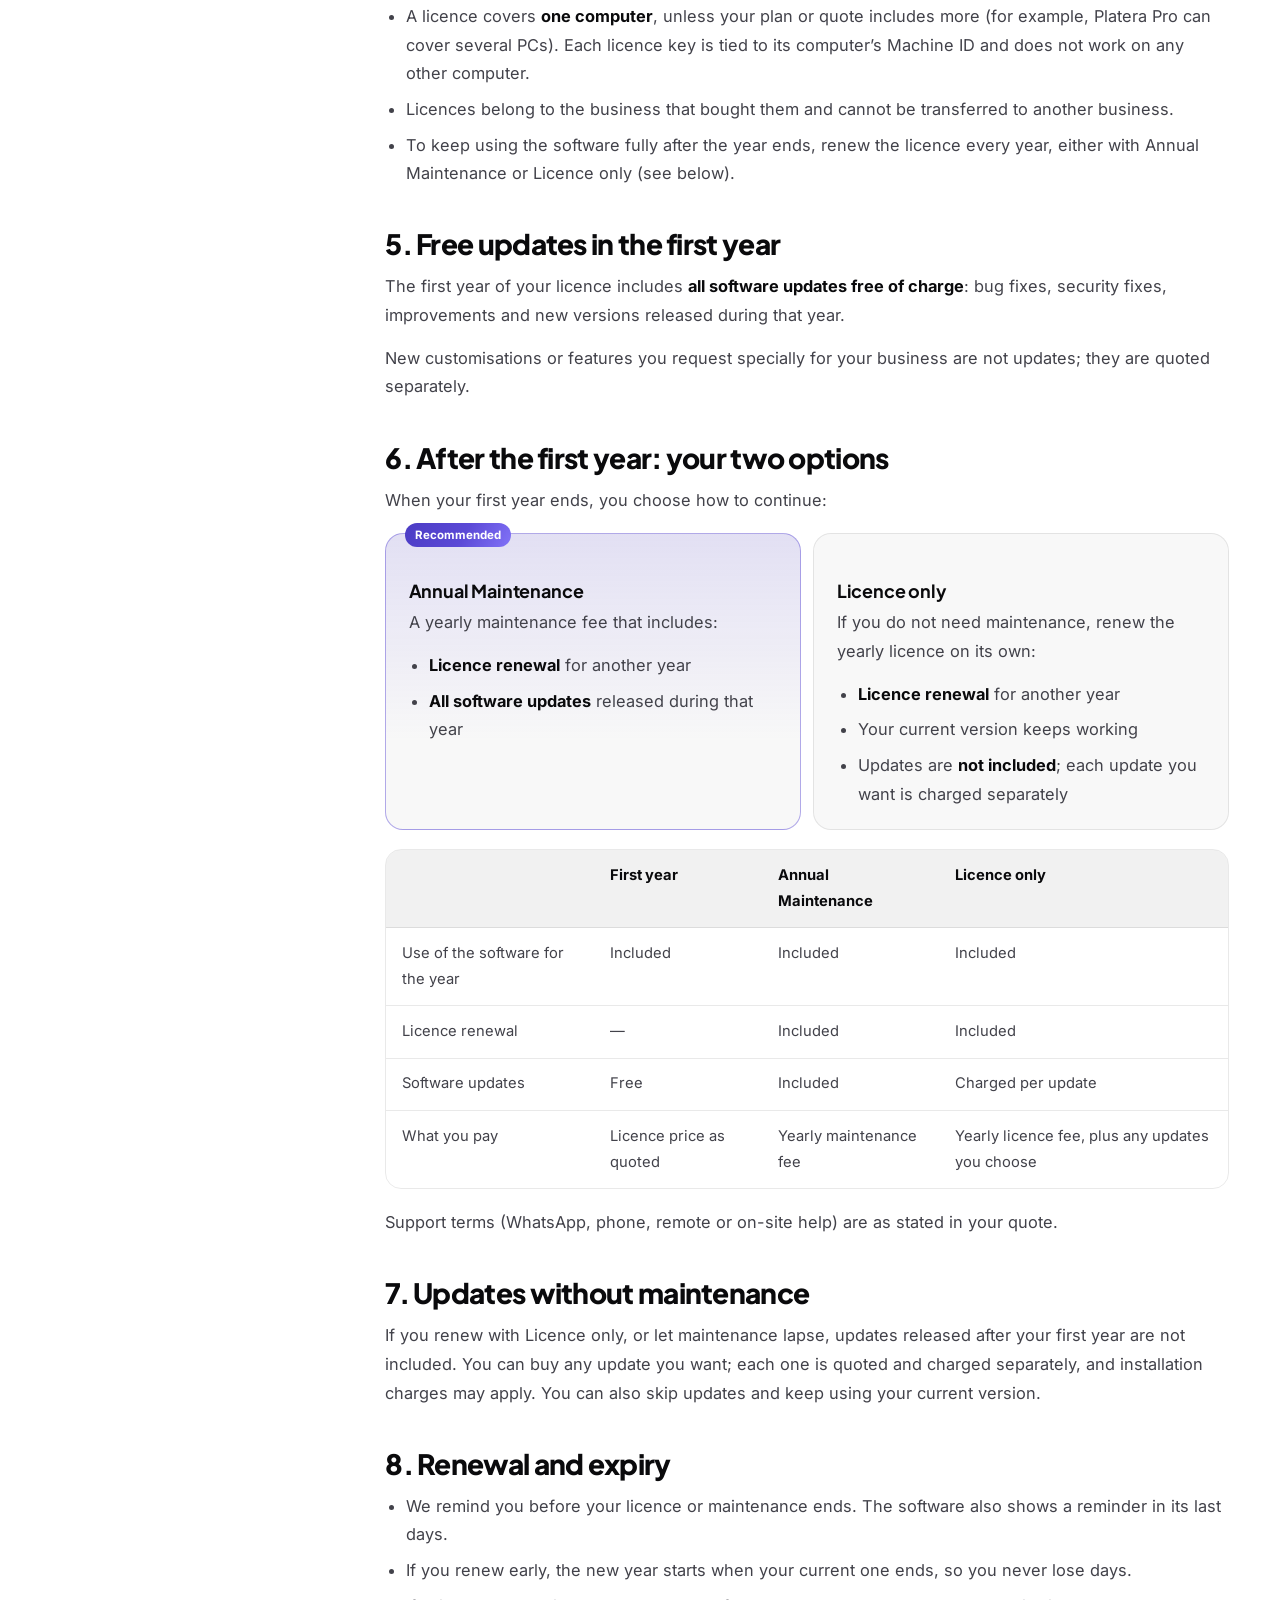
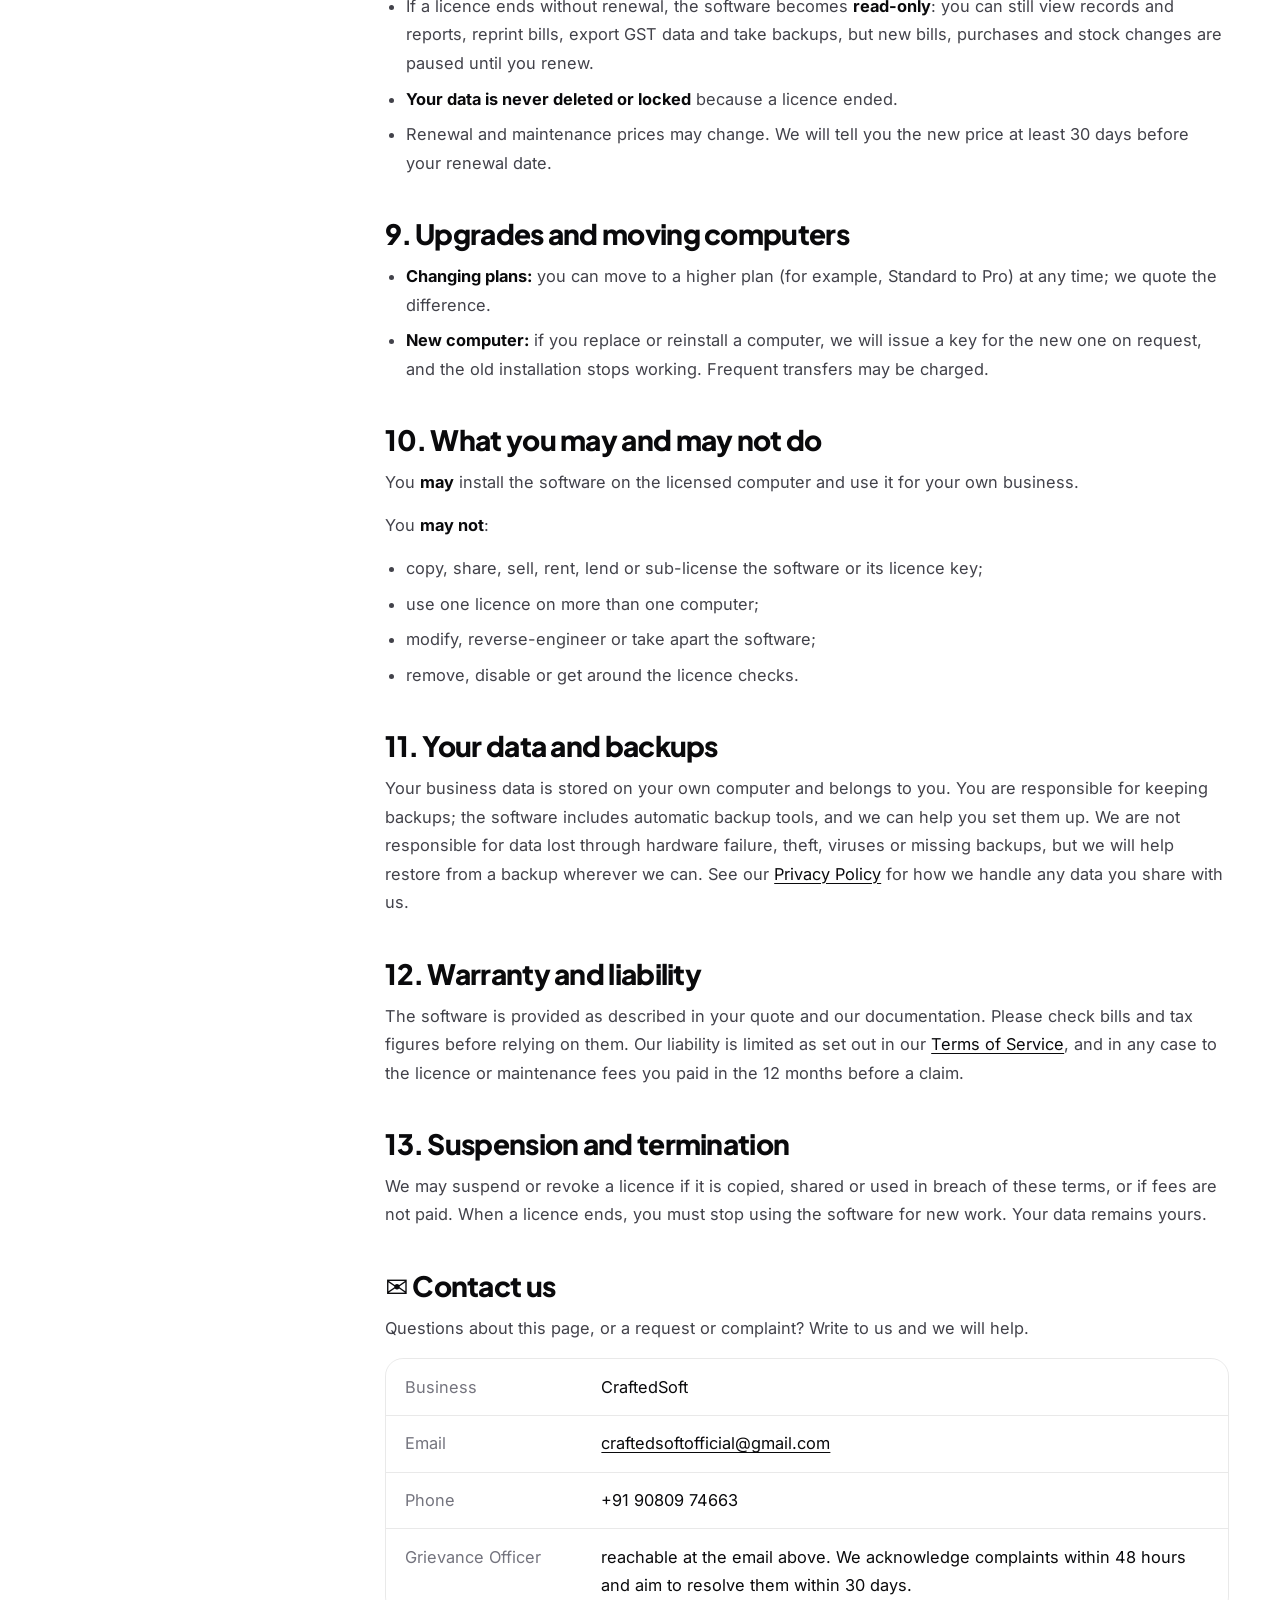
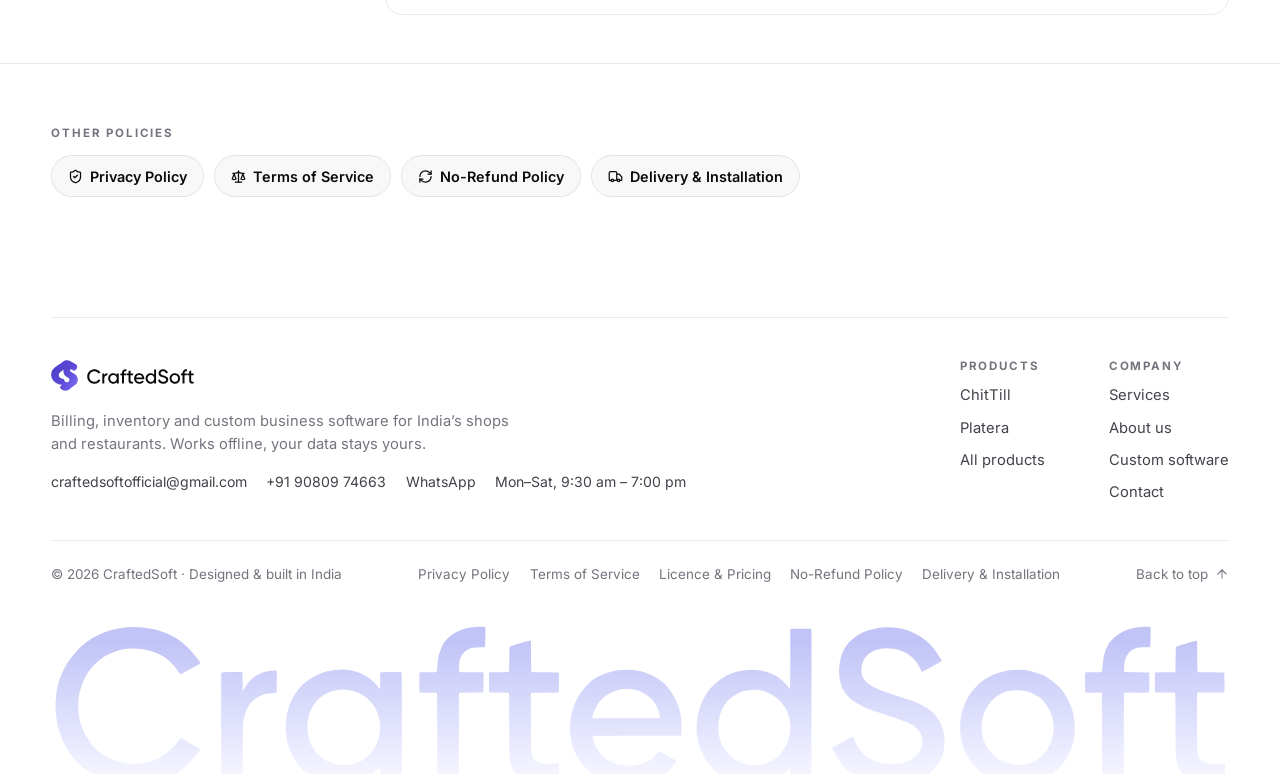
<file: legal/licence/index.html>
<!doctype html>
<!-- Legal text: a careful starting point written for CraftedSoft, not legal advice. Have a lawyer review it before relying on it.
     Business details ({{business}}, address, jurisdiction, grievance officer…) come from `legal` in assets/js/site-data.js via tools/build.mjs. -->
<html lang="en" data-root="../../">
<head>
  <meta charset="utf-8" />
  <meta name="viewport" content="width=device-width, initial-scale=1" />
  <title>Licence & Pricing · CraftedSoft</title>
  <meta name="description" content="CraftedSoft licence and pricing terms: yearly licences, customisation-based pricing, one year of free updates, annual maintenance or licence-only renewal." />
  <meta name="theme-color" content="#ffffff" />
  <link rel="icon" href="../../assets/img/logo.svg" type="image/svg+xml" />
  <!-- build:boot -->
<script>(function(){var d=document.documentElement;d.classList.add('js');var s='violet';try{var k=localStorage.getItem('cs-scheme');if(["violet","mono","aurora","ocean","forest","sunset"].indexOf(k)>=0)s=k}catch(e){}d.dataset.scheme=s;try{var t=localStorage.getItem('cs-theme');if(!t)t=matchMedia('(prefers-color-scheme: dark)').matches?'dark':'light';d.dataset.theme=t}catch(e){d.dataset.theme='light'}if(location.protocol!=='file:'){var v=document.createElement('style');v.textContent='@view-transition{navigation:auto}@media (prefers-reduced-motion:reduce){@view-transition{navigation:none}}';document.head.appendChild(v)}})()</script>
<!-- /build:boot -->
  <!-- build:head -->
<meta property="og:type" content="website" />
  <meta property="og:site_name" content="CraftedSoft" />
  <meta property="og:title" content="Licence &amp; Pricing · CraftedSoft" />
  <meta property="og:description" content="CraftedSoft licence and pricing terms: yearly licences, customisation-based pricing, one year of free updates, annual maintenance or licence-only renewal." />
  <meta property="og:image" content="../../assets/img/og/craftedsoft.png" />
  <meta property="og:image:width" content="1200" />
  <meta property="og:image:height" content="630" />
  <meta property="og:locale" content="en_IN" />
  <meta name="twitter:card" content="summary_large_image" />
  <link rel="apple-touch-icon" href="../../assets/img/apple-touch-icon.png" />
  <link rel="manifest" href="../../site.webmanifest" />
<!-- /build:head -->
  <link rel="stylesheet" href="../../assets/css/style.css?v=e0066e8a" />
</head>
<body data-page="legal-licence">
  <a class="skip" href="#main">Skip to content</a>
  <!-- build:sprite -->
<svg width="0" height="0" style="position:absolute" aria-hidden="true" focusable="false"><defs><symbol id="i-arrow" viewBox="0 0 24 24"><path d="M5 12h14"/><path d="m12 5 7 7-7 7"/></symbol><symbol id="i-right" viewBox="0 0 24 24"><path d="m9 18 6-6-6-6"/></symbol><symbol id="i-down" viewBox="0 0 24 24"><path d="m6 9 6 6 6-6"/></symbol><symbol id="i-check" viewBox="0 0 24 24"><path d="M20 6 9 17l-5-5"/></symbol><symbol id="i-plus" viewBox="0 0 24 24"><path d="M5 12h14"/><path d="M12 5v14"/></symbol><symbol id="i-menu" viewBox="0 0 24 24"><line x1="4" x2="20" y1="7" y2="7"/><line x1="4" x2="20" y1="12" y2="12"/><line x1="4" x2="20" y1="17" y2="17"/></symbol><symbol id="i-x" viewBox="0 0 24 24"><path d="M18 6 6 18"/><path d="m6 6 12 12"/></symbol><symbol id="i-sun" viewBox="0 0 24 24"><circle cx="12" cy="12" r="4"/><path d="M12 2v2"/><path d="M12 20v2"/><path d="m4.93 4.93 1.41 1.41"/><path d="m17.66 17.66 1.41 1.41"/><path d="M2 12h2"/><path d="M20 12h2"/><path d="m6.34 17.66-1.41 1.41"/><path d="m19.07 4.93-1.41 1.41"/></symbol><symbol id="i-moon" viewBox="0 0 24 24"><path d="M12 3a6 6 0 0 0 9 9 9 9 0 1 1-9-9Z"/></symbol><symbol id="i-mail" viewBox="0 0 24 24"><rect width="20" height="16" x="2" y="4" rx="2"/><path d="m22 7-8.97 5.7a1.94 1.94 0 0 1-2.06 0L2 7"/></symbol><symbol id="i-phone" viewBox="0 0 24 24"><path d="M13.832 16.568a1 1 0 0 0 1.213-.303l.355-.465A2 2 0 0 1 17 15h3a2 2 0 0 1 2 2v3a2 2 0 0 1-2 2A18 18 0 0 1 2 4a2 2 0 0 1 2-2h3a2 2 0 0 1 2 2v3a2 2 0 0 1-.8 1.6l-.468.351a1 1 0 0 0-.292 1.233 14 14 0 0 0 6.392 6.384"/></symbol><symbol id="i-message" viewBox="0 0 24 24"><path d="M7.9 20A9 9 0 1 0 4 16.1L2 22Z"/></symbol><symbol id="i-pin" viewBox="0 0 24 24"><path d="M20 10c0 4.993-5.539 10.193-7.399 11.799a1 1 0 0 1-1.202 0C9.539 20.193 4 14.993 4 10a8 8 0 0 1 16 0"/><circle cx="12" cy="10" r="3"/></symbol><symbol id="i-clock" viewBox="0 0 24 24"><circle cx="12" cy="12" r="10"/><path d="M12 6v6l4 2"/></symbol><symbol id="i-wifioff" viewBox="0 0 24 24"><path d="M12 20h.01"/><path d="M8.5 16.429a5 5 0 0 1 7 0"/><path d="M5 12.859a10 10 0 0 1 5.17-2.69"/><path d="M19 12.859a10 10 0 0 0-2.007-1.523"/><path d="M2 8.82a15 15 0 0 1 4.177-2.643"/><path d="M22 8.82a15 15 0 0 0-11.288-3.764"/><path d="m2 2 20 20"/></symbol><symbol id="i-shield" viewBox="0 0 24 24"><path d="M20 13c0 5-3.5 7.5-7.66 8.95a1 1 0 0 1-.67-.01C7.5 20.5 4 18 4 13V6a1 1 0 0 1 1-1c2 0 4.5-1.2 6.24-2.72a1.17 1.17 0 0 1 1.52 0C14.51 3.81 17 5 19 5a1 1 0 0 1 1 1z"/><path d="m9 12 2 2 4-4"/></symbol><symbol id="i-headset" viewBox="0 0 24 24"><path d="M3 11h3a2 2 0 0 1 2 2v3a2 2 0 0 1-2 2H5a2 2 0 0 1-2-2v-5Zm0 0a9 9 0 1 1 18 0m0 0v5a2 2 0 0 1-2 2h-1a2 2 0 0 1-2-2v-3a2 2 0 0 1 2-2h3Z"/><path d="M21 16v2a4 4 0 0 1-4 4h-5"/></symbol><symbol id="i-grad" viewBox="0 0 24 24"><path d="M21.42 10.922a1 1 0 0 0-.019-1.838L12.83 5.18a2 2 0 0 0-1.66 0L2.6 9.08a1 1 0 0 0 0 1.832l8.57 3.908a2 2 0 0 0 1.66 0z"/><path d="M22 10v6"/><path d="M6 12.5V16a6 3 0 0 0 12 0v-3.5"/></symbol><symbol id="i-refresh" viewBox="0 0 24 24"><path d="M3 12a9 9 0 0 1 9-9 9.75 9.75 0 0 1 6.74 2.74L21 8"/><path d="M21 3v5h-5"/><path d="M21 12a9 9 0 0 1-9 9 9.75 9.75 0 0 1-6.74-2.74L3 16"/><path d="M8 16H3v5"/></symbol><symbol id="i-zap" viewBox="0 0 24 24"><path d="M4 14a1 1 0 0 1-.78-1.63l9.9-10.2a.5.5 0 0 1 .86.46l-1.92 6.02A1 1 0 0 0 13 10h7a1 1 0 0 1 .78 1.63l-9.9 10.2a.5.5 0 0 1-.86-.46l1.92-6.02A1 1 0 0 0 11 14z"/></symbol><symbol id="i-grid" viewBox="0 0 24 24"><rect width="7" height="7" x="3" y="3" rx="1"/><rect width="7" height="7" x="14" y="3" rx="1"/><rect width="7" height="7" x="14" y="14" rx="1"/><rect width="7" height="7" x="3" y="14" rx="1"/></symbol><symbol id="i-undo" viewBox="0 0 24 24"><path d="M9 14 4 9l5-5"/><path d="M4 9h10.5a5.5 5.5 0 0 1 5.5 5.5a5.5 5.5 0 0 1-5.5 5.5H11"/></symbol><symbol id="i-pause" viewBox="0 0 24 24"><circle cx="12" cy="12" r="10"/><line x1="10" x2="10" y1="15" y2="9"/><line x1="14" x2="14" y1="15" y2="9"/></symbol><symbol id="i-cart" viewBox="0 0 24 24"><circle cx="8" cy="21" r="1"/><circle cx="19" cy="21" r="1"/><path d="M2.05 2.05h2l2.66 12.42a2 2 0 0 0 2 1.58h9.78a2 2 0 0 0 1.95-1.57l1.65-7.43H5.12"/></symbol><symbol id="i-users" viewBox="0 0 24 24"><path d="M16 21v-2a4 4 0 0 0-4-4H6a4 4 0 0 0-4 4v2"/><circle cx="9" cy="7" r="4"/><path d="M22 21v-2a4 4 0 0 0-3-3.87"/><path d="M16 3.13a4 4 0 0 1 0 7.75"/></symbol><symbol id="i-db" viewBox="0 0 24 24"><ellipse cx="12" cy="5" rx="9" ry="3"/><path d="M3 5V19A9 3 0 0 0 21 19V5"/><path d="M3 12A9 3 0 0 0 21 12"/></symbol><symbol id="i-printer" viewBox="0 0 24 24"><path d="M6 18H4a2 2 0 0 1-2-2v-5a2 2 0 0 1 2-2h16a2 2 0 0 1 2 2v5a2 2 0 0 1-2 2h-2"/><path d="M6 9V3a1 1 0 0 1 1-1h10a1 1 0 0 1 1 1v6"/><rect x="6" y="14" width="12" height="8" rx="1"/></symbol><symbol id="i-wallet" viewBox="0 0 24 24"><path d="M19 7V4a1 1 0 0 0-1-1H5a2 2 0 0 0 0 4h15a1 1 0 0 1 1 1v4h-3a2 2 0 0 0 0 4h3a1 1 0 0 0 1-1v-2a1 1 0 0 0-1-1"/><path d="M3 5v14a2 2 0 0 0 2 2h15a1 1 0 0 0 1-1v-4"/></symbol><symbol id="i-files" viewBox="0 0 24 24"><path d="M20 7h-3a2 2 0 0 1-2-2V2"/><path d="M9 18a2 2 0 0 1-2-2V4a2 2 0 0 1 2-2h7l4 4v10a2 2 0 0 1-2 2Z"/><path d="M3 7.6v12.8A1.6 1.6 0 0 0 4.6 22h9.8"/></symbol><symbol id="i-percent" viewBox="0 0 24 24"><line x1="19" x2="5" y1="5" y2="19"/><circle cx="6.5" cy="6.5" r="2.5"/><circle cx="17.5" cy="17.5" r="2.5"/></symbol><symbol id="i-landmark" viewBox="0 0 24 24"><line x1="3" x2="21" y1="22" y2="22"/><line x1="6" x2="6" y1="18" y2="11"/><line x1="10" x2="10" y1="18" y2="11"/><line x1="14" x2="14" y1="18" y2="11"/><line x1="18" x2="18" y1="18" y2="11"/><polygon points="12 2 20 7 4 7"/></symbol><symbol id="i-monitor" viewBox="0 0 24 24"><rect width="20" height="14" x="2" y="3" rx="2"/><line x1="8" x2="16" y1="21" y2="21"/><line x1="12" x2="12" y1="17" y2="21"/></symbol><symbol id="i-sparkles" viewBox="0 0 24 24"><path d="M9.937 15.5A2 2 0 0 0 8.5 14.063l-6.135-1.582a.5.5 0 0 1 0-.962L8.5 9.936A2 2 0 0 0 9.937 8.5l1.582-6.135a.5.5 0 0 1 .963 0L14.063 8.5A2 2 0 0 0 15.5 9.937l6.135 1.581a.5.5 0 0 1 0 .964L15.5 14.063a2 2 0 0 0-1.437 1.437l-1.582 6.135a.5.5 0 0 1-.963 0z"/></symbol><symbol id="i-calendar" viewBox="0 0 24 24"><path d="M8 2v4"/><path d="M16 2v4"/><rect width="18" height="18" x="3" y="4" rx="2"/><path d="M3 10h18"/></symbol><symbol id="i-layers" viewBox="0 0 24 24"><path d="m12.83 2.18a2 2 0 0 0-1.66 0L2.6 6.08a1 1 0 0 0 0 1.83l8.58 3.91a2 2 0 0 0 1.66 0l8.58-3.9a1 1 0 0 0 0-1.83Z"/><path d="m22 17.65-9.17 4.16a2 2 0 0 1-1.66 0L2 17.65"/><path d="m22 12.65-9.17 4.16a2 2 0 0 1-1.66 0L2 12.65"/></symbol><symbol id="i-store" viewBox="0 0 24 24"><path d="m2 7 4.41-4.41A2 2 0 0 1 7.83 2h8.34a2 2 0 0 1 1.42.59L22 7"/><path d="M4 12v8a2 2 0 0 0 2 2h12a2 2 0 0 0 2-2v-8"/><path d="M15 22v-4a2 2 0 0 0-2-2h-2a2 2 0 0 0-2 2v4"/><path d="M2 7h20"/><path d="M22 7v3a2 2 0 0 1-2 2a2.7 2.7 0 0 1-1.59-.63.7.7 0 0 0-.82 0A2.7 2.7 0 0 1 16 12a2.7 2.7 0 0 1-1.59-.63.7.7 0 0 0-.82 0A2.7 2.7 0 0 1 12 12a2.7 2.7 0 0 1-1.59-.63.7.7 0 0 0-.82 0A2.7 2.7 0 0 1 8 12a2.7 2.7 0 0 1-1.59-.63.7.7 0 0 0-.82 0A2.7 2.7 0 0 1 4 12a2 2 0 0 1-2-2V7"/></symbol><symbol id="i-whatsapp" viewBox="0 0 24 24"><path fill="currentColor" stroke="none" d="M17.472 14.382c-.297-.149-1.758-.867-2.03-.967-.273-.099-.471-.148-.67.15-.197.297-.767.966-.94 1.164-.173.199-.347.223-.644.075-.297-.15-1.255-.463-2.39-1.475-.883-.788-1.48-1.761-1.653-2.059-.173-.297-.018-.458.13-.606.134-.133.298-.347.446-.52.149-.174.198-.298.298-.497.099-.198.05-.371-.025-.52-.075-.149-.669-1.612-.916-2.207-.242-.579-.487-.5-.669-.51-.173-.008-.371-.01-.57-.01-.198 0-.52.074-.792.372-.272.297-1.04 1.016-1.04 2.479 0 1.462 1.065 2.875 1.213 3.074.149.198 2.096 3.2 5.077 4.487.709.306 1.262.489 1.694.625.712.227 1.36.195 1.871.118.571-.085 1.758-.719 2.006-1.413.248-.694.248-1.289.173-1.413-.074-.124-.272-.198-.57-.347m-5.421 7.403h-.004a9.87 9.87 0 0 1-5.031-1.378l-.361-.214-3.741.982.998-3.648-.235-.374a9.86 9.86 0 0 1-1.51-5.26c.001-5.45 4.436-9.884 9.888-9.884 2.64 0 5.122 1.03 6.988 2.898a9.825 9.825 0 0 1 2.893 6.994c-.003 5.45-4.437 9.884-9.885 9.884m8.413-18.297A11.815 11.815 0 0 0 12.05 0C5.495 0 .16 5.335.157 11.892c0 2.096.547 4.142 1.588 5.945L.057 24l6.305-1.654a11.882 11.882 0 0 0 5.683 1.448h.005c6.554 0 11.89-5.335 11.893-11.893a11.821 11.821 0 0 0-3.48-8.413Z"/></symbol><symbol id="i-file" viewBox="0 0 24 24"><path d="M15 2H6a2 2 0 0 0-2 2v16a2 2 0 0 0 2 2h12a2 2 0 0 0 2-2V7Z"/><path d="M14 2v4a2 2 0 0 0 2 2h4"/><path d="M10 9H8"/><path d="M16 13H8"/><path d="M16 17H8"/></symbol><symbol id="i-key" viewBox="0 0 24 24"><path d="m15.5 7.5 2.3 2.3a1 1 0 0 0 1.4 0l2.1-2.1a1 1 0 0 0 0-1.4L19 4"/><path d="m21 2-9.6 9.6"/><circle cx="7.5" cy="15.5" r="5.5"/></symbol><symbol id="i-scale" viewBox="0 0 24 24"><path d="m16 16 3-8 3 8c-.87.65-1.92 1-3 1s-2.13-.35-3-1Z"/><path d="m2 16 3-8 3 8c-.87.65-1.92 1-3 1s-2.13-.35-3-1Z"/><path d="M7 21h10"/><path d="M12 3v18"/><path d="M3 7h2c2 0 5-1 7-2 2 1 5 2 7 2h2"/></symbol><symbol id="i-truck" viewBox="0 0 24 24"><path d="M14 18V6a2 2 0 0 0-2-2H4a2 2 0 0 0-2 2v11a1 1 0 0 0 1 1h2"/><path d="M15 18H9"/><path d="M19 18h2a1 1 0 0 0 1-1v-3.65a1 1 0 0 0-.22-.624l-3.48-4.35A1 1 0 0 0 17.52 8H14"/><circle cx="17" cy="18" r="2"/><circle cx="7" cy="18" r="2"/></symbol><symbol id="i-linkedin" viewBox="0 0 24 24"><path d="M16 8a6 6 0 0 1 6 6v7h-4v-7a2 2 0 0 0-2-2 2 2 0 0 0-2 2v7h-4v-7a6 6 0 0 1 6-6z"/><rect width="4" height="12" x="2" y="9"/><circle cx="4" cy="4" r="2"/></symbol><symbol id="i-github" viewBox="0 0 24 24"><path d="M15 22v-4a4.8 4.8 0 0 0-1-3.5c3 0 6-2 6-5.5.08-1.25-.27-2.48-1-3.5.28-1.15.28-2.35 0-3.5 0 0-1 0-3 1.5-2.64-.5-5.36-.5-8 0C6 2 5 2 5 2c-.3 1.15-.3 2.35 0 3.5A5.403 5.403 0 0 0 4 9c0 3.5 3 5.5 6 5.5-.39.49-.68 1.05-.85 1.65-.17.6-.22 1.23-.15 1.85v4"/><path d="M9 18c-4.51 2-5-2-7-2"/></symbol><symbol id="i-search" viewBox="0 0 24 24"><circle cx="11" cy="11" r="8"/><path d="m21 21-4.3-4.3"/></symbol><symbol id="i-download" viewBox="0 0 24 24"><path d="M12 15V3"/><path d="M21 15v4a2 2 0 0 1-2 2H5a2 2 0 0 1-2-2v-4"/><path d="m7 10 5 5 5-5"/></symbol><symbol id="i-star" viewBox="0 0 24 24"><path d="M11.525 2.295a.53.53 0 0 1 .95 0l2.31 4.679a2.123 2.123 0 0 0 1.595 1.16l5.166.756a.53.53 0 0 1 .294.904l-3.736 3.638a2.123 2.123 0 0 0-.611 1.878l.882 5.14a.53.53 0 0 1-.771.56l-4.618-2.428a2.122 2.122 0 0 0-1.973 0L6.396 21.01a.53.53 0 0 1-.77-.56l.881-5.139a2.122 2.122 0 0 0-.611-1.879L2.16 9.795a.53.53 0 0 1 .294-.906l5.165-.755a2.122 2.122 0 0 0 1.597-1.16z"/></symbol><symbol id="i-scan" viewBox="0 0 24 24"><path d="M3 7V5a2 2 0 0 1 2-2h2"/><path d="M17 3h2a2 2 0 0 1 2 2v2"/><path d="M21 17v2a2 2 0 0 1-2 2h-2"/><path d="M7 21H5a2 2 0 0 1-2-2v-2"/><path d="M8 7v10"/><path d="M12 7v10"/><path d="M17 7v10"/></symbol><symbol id="i-send" viewBox="0 0 24 24"><path d="M14.536 21.686a.5.5 0 0 0 .937-.024l6.5-19a.496.496 0 0 0-.635-.635l-19 6.5a.5.5 0 0 0-.024.937l7.93 3.18a2 2 0 0 1 1.112 1.11z"/><path d="m21.854 2.147-10.94 10.939"/></symbol></defs></svg>
<!-- /build:sprite -->
  <div class="aurora" aria-hidden="true"><span></span><span></span><span></span></div>
  <!-- build:header -->
<header class="nav" id="hdr">
    <div class="nav-in">
      <a class="brand" href="../../" aria-label="CraftedSoft home"><span class="logo-mark" aria-hidden="true"></span><span class="logo-word" aria-hidden="true"></span></a>
      <nav class="nav-links" aria-label="Main"><div class="pmenu">
        <button type="button" class="pmenu-btn" aria-expanded="false" aria-controls="pmenu-panel"><span>Products</span><svg class="i" aria-hidden="true"><use href="#i-down"/></svg></button>
        <div class="pmenu-panel" id="pmenu-panel" hidden>
          <div class="pmenu-list"><div class="pmenu-head">Products</div><a class="pmenu-item" href="../../products/chittill/" data-i="0" style="--pc:#5b49d6"><img src="../../assets/img/chittill/chittill-icon.webp" alt="" width="34" height="34"><span><b>ChitTill</b><small>For shops</small></span></a><a class="pmenu-item" href="../../products/platera/" data-i="1" style="--pc:#f26b1d"><img src="../../assets/img/platera/platera-icon.webp" alt="" width="34" height="34"><span><b>Platera</b><small>For restaurants</small></span></a><div class="pmenu-sep"></div><a class="pmenu-extra" href="../../products/"><i><svg class="i" aria-hidden="true"><use href="#i-grid"/></svg></i>All products</a><a class="pmenu-extra" href="../../contact/?interest=custom"><i><svg class="i" aria-hidden="true"><use href="#i-plus"/></svg></i>Custom software</a></div>
          <div class="pmenu-preview"><div class="pmenu-pane" data-i="0" style="--pc:#5b49d6" hidden><img src="../../assets/img/chittill/dashboard-sm.webp" alt="" loading="lazy" width="1440" height="900"><b>ChitTill · Billing made for clothing stores</b><ul><li>Keyboard-first counter</li><li>Stock by size &amp; colour</li><li>GST done right</li></ul><a class="pmenu-go" href="../../products/chittill/">Explore ChitTill <svg class="i" aria-hidden="true"><use href="#i-arrow"/></svg></a></div><div class="pmenu-pane" data-i="1" style="--pc:#f26b1d" hidden><img src="../../assets/img/platera/tables-sm.webp" alt="" loading="lazy" width="1440" height="900"><b>Platera · Billing made for restaurants</b><ul><li>Tables &amp; KOTs</li><li>Kitchen screen</li><li>Captain app &amp; table QR</li></ul><a class="pmenu-go" href="../../products/platera/">Explore Platera <svg class="i" aria-hidden="true"><use href="#i-arrow"/></svg></a></div></div>
        </div>
      </div><a href="../../services/">Services</a><a href="../../about/">About</a><a href="../../contact/">Contact</a></nav>
      <div class="nav-act">
        <div class="appdd">
          <button type="button" class="icon-btn appbtn" aria-expanded="false" aria-controls="apppop" aria-label="Appearance: mode and colour" title="Appearance"><svg class="i i-sun" aria-hidden="true"><use href="#i-sun"/></svg><svg class="i i-moon" aria-hidden="true"><use href="#i-moon"/></svg><span class="appbtn__dot" aria-hidden="true"></span></button>
          <div class="apppop" id="apppop" role="dialog" aria-label="Appearance" hidden>
            <div class="apppop__head"><b>Appearance</b><small>Saved on this device</small></div>
            <div class="appear__label">Mode</div><div class="appear__seg" role="group" aria-label="Mode"><button type="button" data-mode-pick="light" aria-pressed="false"><svg class="i" aria-hidden="true"><use href="#i-sun"/></svg><span>Light</span></button><button type="button" data-mode-pick="dark" aria-pressed="false"><svg class="i" aria-hidden="true"><use href="#i-moon"/></svg><span>Dark</span></button><button type="button" data-mode-pick="auto" aria-pressed="true"><svg class="i" aria-hidden="true"><use href="#i-monitor"/></svg><span>Auto</span></button></div><div class="appear__label">Colour</div><div class="appear__grid" role="group" aria-label="Colour scheme"><button type="button" class="appear__sw" data-scheme-pick="violet" style="--sw:linear-gradient(135deg, #4b3cc4, #5b49d6 55%, #8b7cff)" aria-pressed="true"><span class="appear__pv" aria-hidden="true"><i></i><i></i><i></i><i></i></span><span class="appear__name">Violet</span><span class="appear__tick" aria-hidden="true"><svg class="i" aria-hidden="true"><use href="#i-check"/></svg></span></button><button type="button" class="appear__sw" data-scheme-pick="mono" style="--sw:var(--text)" aria-pressed="false"><span class="appear__pv" aria-hidden="true"><i></i><i></i><i></i><i></i></span><span class="appear__name">Mono</span><span class="appear__tick" aria-hidden="true"><svg class="i" aria-hidden="true"><use href="#i-check"/></svg></span></button><button type="button" class="appear__sw" data-scheme-pick="aurora" style="--sw:linear-gradient(135deg, #6d5dfc, #c056f5 55%, #ff6fa8)" aria-pressed="false"><span class="appear__pv" aria-hidden="true"><i></i><i></i><i></i><i></i></span><span class="appear__name">Aurora</span><span class="appear__tick" aria-hidden="true"><svg class="i" aria-hidden="true"><use href="#i-check"/></svg></span></button><button type="button" class="appear__sw" data-scheme-pick="ocean" style="--sw:linear-gradient(135deg, #0ea5e9, #6366f1 55%, #a855f7)" aria-pressed="false"><span class="appear__pv" aria-hidden="true"><i></i><i></i><i></i><i></i></span><span class="appear__name">Ocean</span><span class="appear__tick" aria-hidden="true"><svg class="i" aria-hidden="true"><use href="#i-check"/></svg></span></button><button type="button" class="appear__sw" data-scheme-pick="forest" style="--sw:linear-gradient(135deg, #10b981, #14b8a6 55%, #0ea5e9)" aria-pressed="false"><span class="appear__pv" aria-hidden="true"><i></i><i></i><i></i><i></i></span><span class="appear__name">Forest</span><span class="appear__tick" aria-hidden="true"><svg class="i" aria-hidden="true"><use href="#i-check"/></svg></span></button><button type="button" class="appear__sw" data-scheme-pick="sunset" style="--sw:linear-gradient(135deg, #f59e0b, #f43f5e 55%, #ec4899)" aria-pressed="false"><span class="appear__pv" aria-hidden="true"><i></i><i></i><i></i><i></i></span><span class="appear__name">Sunset</span><span class="appear__tick" aria-hidden="true"><svg class="i" aria-hidden="true"><use href="#i-check"/></svg></span></button></div>
            <div class="apppop__foot"><button type="button" data-appear-reset><svg class="i" aria-hidden="true"><use href="#i-refresh"/></svg>Reset to default</button></div>
          </div>
        </div>
        <a class="btn btn-primary btn-sm nav-cta" href="../../contact/?interest=demo">Book a demo</a>
        <button type="button" class="nav-menu" aria-label="Open menu" aria-expanded="false" aria-controls="mnav"><span></span><span></span></button>
      </div>
    </div>
    <div class="mnav" id="mnav">
      <div class="mnav__links"><a href="../../">Home</a><a href="../../products/">Products</a><a href="../../services/">Services</a><a href="../../about/">About</a><a href="../../contact/">Contact</a></div>
      <div class="mnav__prods"><a href="../../products/chittill/"><img src="../../assets/img/chittill/chittill-icon.webp" alt="" width="38" height="38"><span><b>ChitTill</b><small>Billing made for clothing stores</small></span></a><a href="../../products/platera/"><img src="../../assets/img/platera/platera-icon.webp" alt="" width="38" height="38"><span><b>Platera</b><small>Billing made for restaurants</small></span></a></div>
      <div class="mnav__appear"><div class="mnav__appear-head"><b>Appearance</b><button type="button" data-appear-reset>Reset</button></div><div class="appear__label">Mode</div><div class="appear__seg" role="group" aria-label="Mode"><button type="button" data-mode-pick="light" aria-pressed="false"><svg class="i" aria-hidden="true"><use href="#i-sun"/></svg><span>Light</span></button><button type="button" data-mode-pick="dark" aria-pressed="false"><svg class="i" aria-hidden="true"><use href="#i-moon"/></svg><span>Dark</span></button><button type="button" data-mode-pick="auto" aria-pressed="true"><svg class="i" aria-hidden="true"><use href="#i-monitor"/></svg><span>Auto</span></button></div><div class="appear__label">Colour</div><div class="appear__grid" role="group" aria-label="Colour scheme"><button type="button" class="appear__sw" data-scheme-pick="violet" style="--sw:linear-gradient(135deg, #4b3cc4, #5b49d6 55%, #8b7cff)" aria-pressed="true"><span class="appear__pv" aria-hidden="true"><i></i><i></i><i></i><i></i></span><span class="appear__name">Violet</span><span class="appear__tick" aria-hidden="true"><svg class="i" aria-hidden="true"><use href="#i-check"/></svg></span></button><button type="button" class="appear__sw" data-scheme-pick="mono" style="--sw:var(--text)" aria-pressed="false"><span class="appear__pv" aria-hidden="true"><i></i><i></i><i></i><i></i></span><span class="appear__name">Mono</span><span class="appear__tick" aria-hidden="true"><svg class="i" aria-hidden="true"><use href="#i-check"/></svg></span></button><button type="button" class="appear__sw" data-scheme-pick="aurora" style="--sw:linear-gradient(135deg, #6d5dfc, #c056f5 55%, #ff6fa8)" aria-pressed="false"><span class="appear__pv" aria-hidden="true"><i></i><i></i><i></i><i></i></span><span class="appear__name">Aurora</span><span class="appear__tick" aria-hidden="true"><svg class="i" aria-hidden="true"><use href="#i-check"/></svg></span></button><button type="button" class="appear__sw" data-scheme-pick="ocean" style="--sw:linear-gradient(135deg, #0ea5e9, #6366f1 55%, #a855f7)" aria-pressed="false"><span class="appear__pv" aria-hidden="true"><i></i><i></i><i></i><i></i></span><span class="appear__name">Ocean</span><span class="appear__tick" aria-hidden="true"><svg class="i" aria-hidden="true"><use href="#i-check"/></svg></span></button><button type="button" class="appear__sw" data-scheme-pick="forest" style="--sw:linear-gradient(135deg, #10b981, #14b8a6 55%, #0ea5e9)" aria-pressed="false"><span class="appear__pv" aria-hidden="true"><i></i><i></i><i></i><i></i></span><span class="appear__name">Forest</span><span class="appear__tick" aria-hidden="true"><svg class="i" aria-hidden="true"><use href="#i-check"/></svg></span></button><button type="button" class="appear__sw" data-scheme-pick="sunset" style="--sw:linear-gradient(135deg, #f59e0b, #f43f5e 55%, #ec4899)" aria-pressed="false"><span class="appear__pv" aria-hidden="true"><i></i><i></i><i></i><i></i></span><span class="appear__name">Sunset</span><span class="appear__tick" aria-hidden="true"><svg class="i" aria-hidden="true"><use href="#i-check"/></svg></span></button></div></div>
      <a class="btn btn-primary btn-lg" href="../../contact/?interest=demo">Book a free demo <svg class="i" aria-hidden="true"><use href="#i-arrow"/></svg></a>
    </div>
  </header>
<!-- /build:header -->

  <main id="main">
    <section class="legal-hero">
      <div class="wrap legal-hero__in">
        <nav class="crumbs" aria-label="Breadcrumb"><a href="../">Legal</a><svg class="i"><use href="#i-right"/></svg><span aria-current="page">Licence & Pricing</span></nav>
        <h1 class="display">Licence &amp; <span class="grad">pricing terms.</span></h1>
        <p class="lead">How our software licences work: yearly licences, pricing based on customisation, free updates in the first year, and your choices after that.</p>
        <p class="legal-meta"><svg class="i"><use href="#i-clock"/></svg>Last updated <!-- build:v-updated -->14 November 2026<!-- /build:v-updated --></p>
      </div>
    </section>

    <section class="section legal-body">
      <div class="wrap legal">
        <aside class="legal-toc" aria-label="On this page">
          <p class="legal-toc__label">On this page</p>
          <nav><a href="#scope"><span>1.</span>What these terms cover</a><a href="#trial"><span>2.</span>Free trial</a><a href="#pricing"><span>3.</span>Pricing depends on customisation</a><a href="#yearly"><span>4.</span>Yearly licences</a><a href="#first-year"><span>5.</span>Free updates in the first year</a><a href="#after-first-year"><span>6.</span>After the first year: your two options</a><a href="#paid-updates"><span>7.</span>Updates without maintenance</a><a href="#renewal"><span>8.</span>Renewal and expiry</a><a href="#upgrades"><span>9.</span>Upgrades and moving computers</a><a href="#use"><span>10.</span>What you may and may not do</a><a href="#data"><span>11.</span>Your data and backups</a><a href="#liability"><span>12.</span>Warranty and liability</a><a href="#termination"><span>13.</span>Suspension and termination</a><a href="#contact-us"><span>✉</span>Contact us</a></nav>
        </aside>
        <article class="prose">
          <div class="legal-short">
            <p class="legal-short__label"><svg class="i"><use href="#i-sparkles"/></svg>The short version</p>
            <ul><li>Licences are yearly and cover one computer, or more where your plan or quote says so.</li><li>The price depends on the product and the customisation you need. You always get a written quote first.</li><li>All software updates in the first year are free.</li><li>After the first year, choose <b>Annual Maintenance</b> (licence renewal and all updates) or <b>Licence only</b> (renewal without updates; each update is charged separately).</li><li>If a licence lapses, your data is never deleted or locked. The software becomes read-only until you renew.</li></ul>
          </div>
<section id="scope" class="legal-sec-block"><h2><span>1.</span> What these terms cover</h2>
<p>These terms apply to every software product licensed by <!-- build:v-business -->CraftedSoft<!-- /build:v-business -->, such as ChitTill and future products, whether ready-made or customised for you. They work together with our <a href="../terms/">Terms of Service</a>; for anything to do with software licences, these terms apply.</p>
</section>
<section id="trial" class="legal-sec-block"><h2><span>2.</span> Free trial</h2>
<p>You can try our products free on one computer before you buy (currently 7 days for ChitTill and 14 days for Platera; each product page shows its trial). When the trial ends, the software becomes read-only until a licence key is entered. Nothing you entered during the trial is lost.</p>
</section>
<section id="pricing" class="legal-sec-block"><h2><span>3.</span> Pricing depends on customisation</h2>
<p>We do not sell one fixed-price package. The price of each product depends on:</p>
<ul>
<li>the product and plan you choose (for example, Standard or Pro);</li>
<li>the customisation you need, such as bill formats, reports, features, integrations and moving data from your old software;</li>
<li>installation, training and support requirements;</li>
<li>the number of computers to be licensed.</li>
</ul>
<p>We always send a written quote before you pay. GST is charged in addition, as applicable.</p>
</section>
<section id="yearly" class="legal-sec-block"><h2><span>4.</span> Yearly licences</h2>
<ul>
<li>Every licence is valid for <b>one year</b> (12 months) from the date it is issued. The end date is shown on the software’s Licence screen.</li>
<li>A licence covers <b>one computer</b>, unless your plan or quote includes more (for example, Platera Pro can cover several PCs). Each licence key is tied to its computer’s Machine ID and does not work on any other computer.</li>
<li>Licences belong to the business that bought them and cannot be transferred to another business.</li>
<li>To keep using the software fully after the year ends, renew the licence every year, either with Annual Maintenance or Licence only (see below).</li>
</ul>
</section>
<section id="first-year" class="legal-sec-block"><h2><span>5.</span> Free updates in the first year</h2>
<p>The first year of your licence includes <b>all software updates free of charge</b>: bug fixes, security fixes, improvements and new versions released during that year.</p>
<p>New customisations or features you request specially for your business are not updates; they are quoted separately.</p>
</section>
<section id="after-first-year" class="legal-sec-block"><h2><span>6.</span> After the first year: your two options</h2>
<p>When your first year ends, you choose how to continue:</p>
<div class="legal-options">
  <div class="legal-option legal-option--rec">
    <span class="legal-option__tag">Recommended</span>
    <h3>Annual Maintenance</h3>
    <p>A yearly maintenance fee that includes:</p>
    <ul><li><b>Licence renewal</b> for another year</li><li><b>All software updates</b> released during that year</li></ul>
  </div>
  <div class="legal-option">
    <h3>Licence only</h3>
    <p>If you do not need maintenance, renew the yearly licence on its own:</p>
    <ul><li><b>Licence renewal</b> for another year</li><li>Your current version keeps working</li><li>Updates are <b>not included</b>; each update you want is charged separately</li></ul>
  </div>
</div>
<div class="legal-table-wrap"><table class="legal-table">
<thead><tr><th></th><th>First year</th><th>Annual Maintenance</th><th>Licence only</th></tr></thead>
<tbody>
<tr><td>Use of the software for the year</td><td>Included</td><td>Included</td><td>Included</td></tr>
<tr><td>Licence renewal</td><td>—</td><td>Included</td><td>Included</td></tr>
<tr><td>Software updates</td><td>Free</td><td>Included</td><td>Charged per update</td></tr>
<tr><td>What you pay</td><td>Licence price as quoted</td><td>Yearly maintenance fee</td><td>Yearly licence fee, plus any updates you choose</td></tr>
</tbody></table></div>
<p>Support terms (WhatsApp, phone, remote or on-site help) are as stated in your quote.</p>
</section>
<section id="paid-updates" class="legal-sec-block"><h2><span>7.</span> Updates without maintenance</h2>
<p>If you renew with Licence only, or let maintenance lapse, updates released after your first year are not included. You can buy any update you want; each one is quoted and charged separately, and installation charges may apply. You can also skip updates and keep using your current version.</p>
</section>
<section id="renewal" class="legal-sec-block"><h2><span>8.</span> Renewal and expiry</h2>
<ul>
<li>We remind you before your licence or maintenance ends. The software also shows a reminder in its last days.</li>
<li>If you renew early, the new year starts when your current one ends, so you never lose days.</li>
<li>If a licence ends without renewal, the software becomes <b>read-only</b>: you can still view records and reports, reprint bills, export GST data and take backups, but new bills, purchases and stock changes are paused until you renew.</li>
<li><b>Your data is never deleted or locked</b> because a licence ended.</li>
<li>Renewal and maintenance prices may change. We will tell you the new price at least 30 days before your renewal date.</li>
</ul>
</section>
<section id="upgrades" class="legal-sec-block"><h2><span>9.</span> Upgrades and moving computers</h2>
<ul>
<li><b>Changing plans:</b> you can move to a higher plan (for example, Standard to Pro) at any time; we quote the difference.</li>
<li><b>New computer:</b> if you replace or reinstall a computer, we will issue a key for the new one on request, and the old installation stops working. Frequent transfers may be charged.</li>
</ul>
</section>
<section id="use" class="legal-sec-block"><h2><span>10.</span> What you may and may not do</h2>
<p>You <b>may</b> install the software on the licensed computer and use it for your own business.</p>
<p>You <b>may not</b>:</p>
<ul>
<li>copy, share, sell, rent, lend or sub-license the software or its licence key;</li>
<li>use one licence on more than one computer;</li>
<li>modify, reverse-engineer or take apart the software;</li>
<li>remove, disable or get around the licence checks.</li>
</ul>
</section>
<section id="data" class="legal-sec-block"><h2><span>11.</span> Your data and backups</h2>
<p>Your business data is stored on your own computer and belongs to you. You are responsible for keeping backups; the software includes automatic backup tools, and we can help you set them up. We are not responsible for data lost through hardware failure, theft, viruses or missing backups, but we will help restore from a backup wherever we can. See our <a href="../privacy/">Privacy Policy</a> for how we handle any data you share with us.</p>
</section>
<section id="liability" class="legal-sec-block"><h2><span>12.</span> Warranty and liability</h2>
<p>The software is provided as described in your quote and our documentation. Please check bills and tax figures before relying on them. Our liability is limited as set out in our <a href="../terms/">Terms of Service</a>, and in any case to the licence or maintenance fees you paid in the 12 months before a claim.</p>
</section>
<section id="termination" class="legal-sec-block"><h2><span>13.</span> Suspension and termination</h2>
<p>We may suspend or revoke a licence if it is copied, shared or used in breach of these terms, or if fees are not paid. When a licence ends, you must stop using the software for new work. Your data remains yours.</p>
</section>
<section id="contact-us" class="legal-sec-block"><h2><span>✉</span> Contact us</h2>
<p>Questions about this page, or a request or complaint? Write to us and we will help.</p>
<!-- build:legal-contact -->
<dl class="legal-contact"><div><dt>Business</dt><dd>CraftedSoft</dd></div><div><dt>Email</dt><dd><a href="mailto:craftedsoftofficial@gmail.com">craftedsoftofficial@gmail.com</a></dd></div><div><dt>Phone</dt><dd>+91 90809 74663</dd></div><div><dt>Grievance Officer</dt><dd>reachable at the email above. We acknowledge complaints within 48 hours and aim to resolve them within 30 days.</dd></div></dl>
<!-- /build:legal-contact -->
</section>
        </article>
      </div>
    </section>

    <section class="section section--soft section--tight legal-more">
      <div class="wrap">
        <!-- build:legal-more -->
<p class="legal-more__label">Other policies</p><div class="legal-more__links"><a href="../../legal/privacy/"><svg class="i" aria-hidden="true"><use href="#i-shield"/></svg>Privacy Policy</a><a href="../../legal/terms/"><svg class="i" aria-hidden="true"><use href="#i-scale"/></svg>Terms of Service</a><a href="../../legal/refunds/"><svg class="i" aria-hidden="true"><use href="#i-refresh"/></svg>No-Refund Policy</a><a href="../../legal/delivery/"><svg class="i" aria-hidden="true"><use href="#i-truck"/></svg>Delivery & Installation</a></div>
<!-- /build:legal-more -->
      </div>
    </section>
  </main>

  <!-- build:footer -->
<footer class="footer">
    <div class="f-top">
      <div class="f-brand">
        <a class="brand" href="../../" aria-label="CraftedSoft home"><span class="logo-mark" aria-hidden="true"></span><span class="logo-word" aria-hidden="true"></span></a>
        <p>Billing, inventory and custom business software for India’s shops and restaurants. Works offline, your data stays yours.</p>
        <div class="f-reach"><a href="mailto:craftedsoftofficial@gmail.com">craftedsoftofficial@gmail.com</a><a href="tel:+919080974663">+91 90809 74663</a><a href="https://wa.me/919080974663" target="_blank" rel="noopener">WhatsApp</a><span>Mon–Sat, 9:30 am – 7:00 pm</span></div>
      </div>
      <div class="f-cols">
        <nav class="f-col" aria-label="Products"><h4>Products</h4><a href="../../products/chittill/">ChitTill</a><a href="../../products/platera/">Platera</a><a href="../../products/">All products</a></nav>
        <nav class="f-col" aria-label="Company"><h4>Company</h4><a href="../../services/">Services</a><a href="../../about/">About us</a><a href="../../contact/?interest=custom">Custom software</a><a href="../../contact/">Contact</a></nav>
      </div>
    </div>
    <div class="f-bottom">
      <span>© 2026 CraftedSoft · Designed &amp; built in India</span>
      <nav class="f-legal" aria-label="Legal"><a href="../../legal/privacy/">Privacy Policy</a><a href="../../legal/terms/">Terms of Service</a><a href="../../legal/licence/">Licence & Pricing</a><a href="../../legal/refunds/">No-Refund Policy</a><a href="../../legal/delivery/">Delivery & Installation</a></nav>
      <button type="button" class="f-top-btn" data-to-top>Back to top <svg class="i" aria-hidden="true"><use href="#i-arrow"/></svg></button>
    </div>
    <div class="f-word logo-word" aria-hidden="true"></div>
  </footer>
  <a class="wa-fab" href="https://wa.me/919080974663" target="_blank" rel="noopener" data-wa="919080974663" aria-label="Chat with us on WhatsApp" data-track="WhatsApp">
    <span class="wa-fab__bubble" aria-hidden="true"><b>Questions?</b> Chat with us</span>
    <span class="wa-fab__btn"><svg class="i" aria-hidden="true"><use href="#i-whatsapp"/></svg></span>
  </a>
  <div class="help" id="cs-help">
    <span class="help__peek" aria-hidden="true"><b>Have a question?</b> Ask me</span>
    <button type="button" class="help__launch" aria-expanded="false" aria-controls="cs-help-panel" aria-label="Open CS Assistant"><svg class="i i-open" aria-hidden="true"><use href="#i-message"/></svg><svg class="i i-close" aria-hidden="true"><use href="#i-x"/></svg></button>
    <section class="help__panel" id="cs-help-panel" role="dialog" aria-label="CS Assistant" hidden>
      <header class="help__head">
        <span class="logo-tile" aria-hidden="true"><span class="logo-mark"></span></span>
        <span><b>CS Assistant</b><small>Instant answers, any time</small></span>
        <button type="button" class="help__reset" title="Start over" aria-label="Start over"><svg class="i" aria-hidden="true"><use href="#i-refresh"/></svg></button>
        <button type="button" class="help__close" aria-label="Close CS Assistant"><svg class="i" aria-hidden="true"><use href="#i-x"/></svg></button>
      </header>
      <div class="help__log" role="log" aria-live="polite"></div>
      <div class="help__chips" aria-label="Suggested questions"></div>
      <form class="help__form" autocomplete="off">
        <label class="sr-only" for="cs-help-q">Type your question</label>
        <input class="help__input" id="cs-help-q" type="text" maxlength="200" placeholder="Ask about products, pricing, setup…">
        <button type="submit" class="help__send" aria-label="Send"><svg class="i" aria-hidden="true"><use href="#i-send"/></svg></button>
      </form>
      <p class="help__foot">Need a person? <a href="../../contact/">Contact the team</a></p>
    </section>
  </div>
  <script src="../../assets/js/support-data.js?v=4de0f6cb" defer></script>
  <script src="../../assets/js/support.js?v=7210e188" defer></script>
<!-- /build:footer -->
  <script src="../../assets/js/site-data.js?v=d3c323a5"></script>
  <script src="../../assets/js/main.js?v=13795d3b"></script>
</body>
</html>
</file>
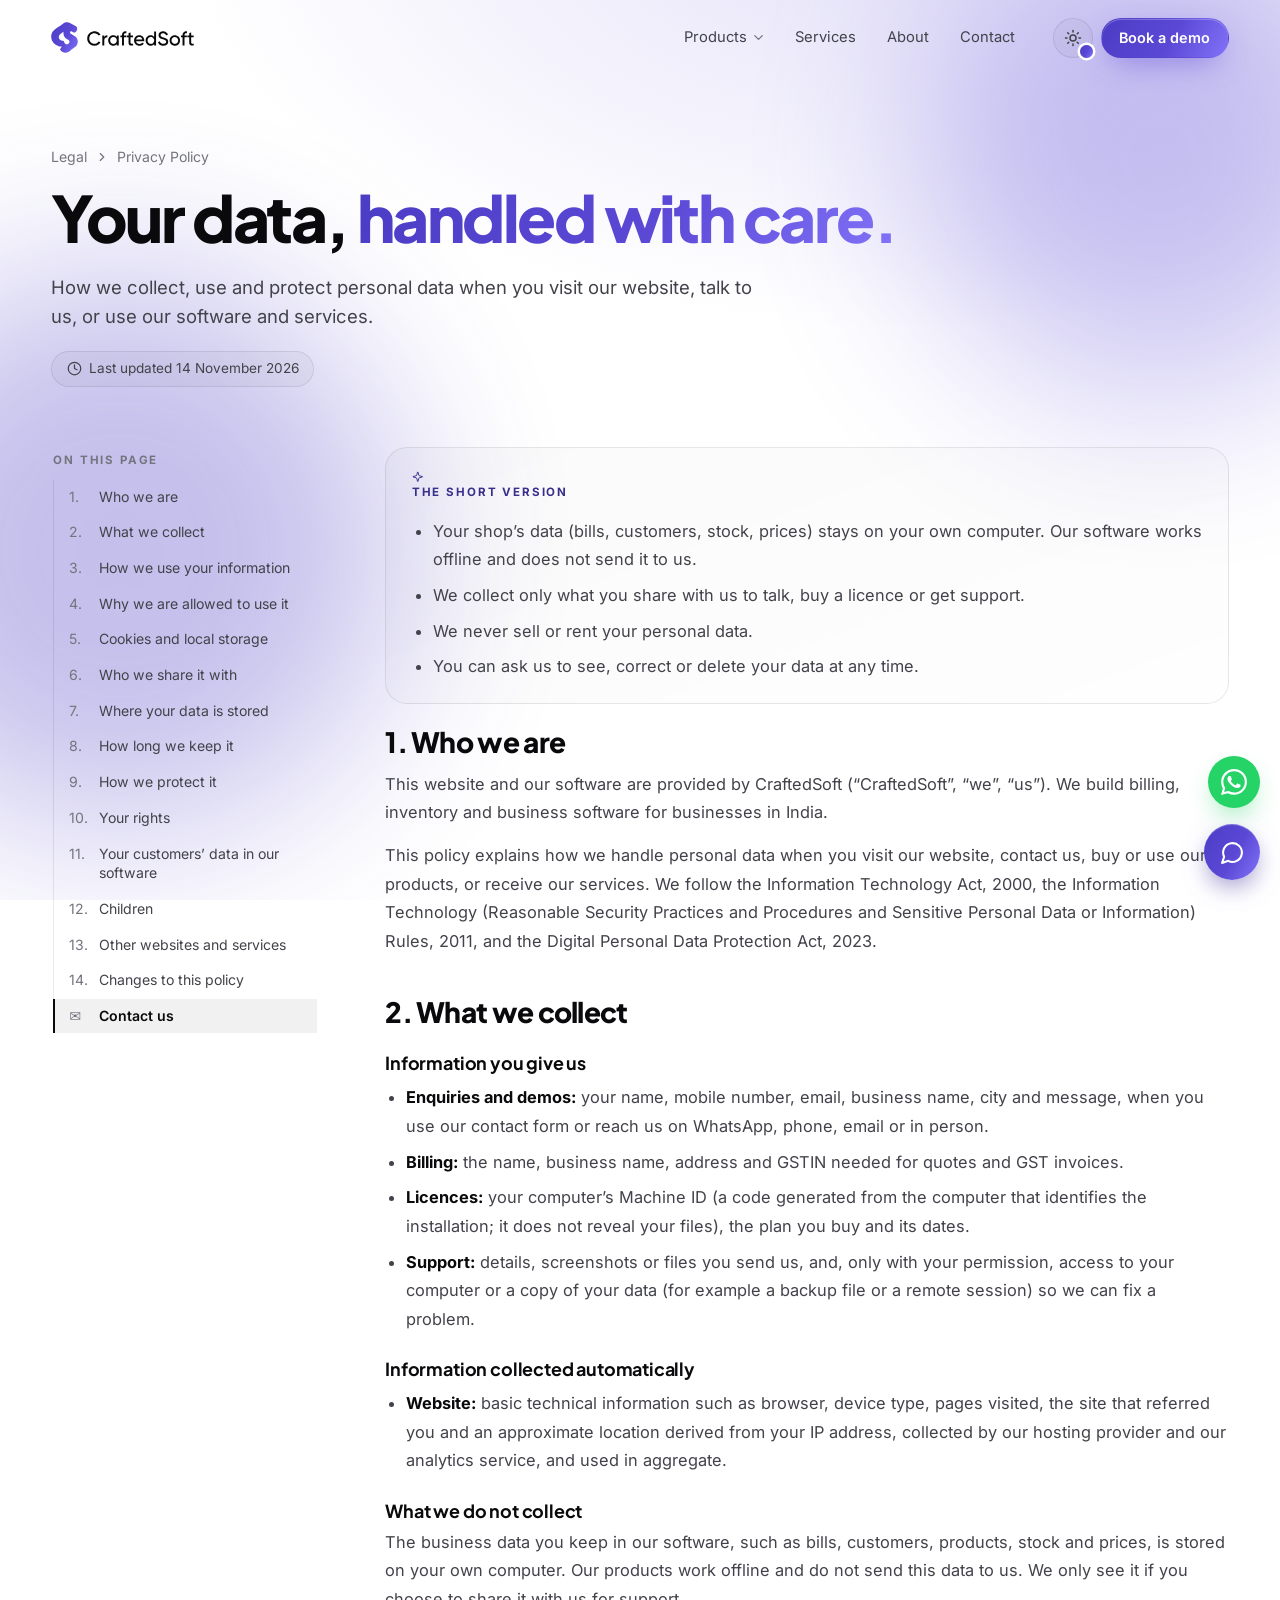
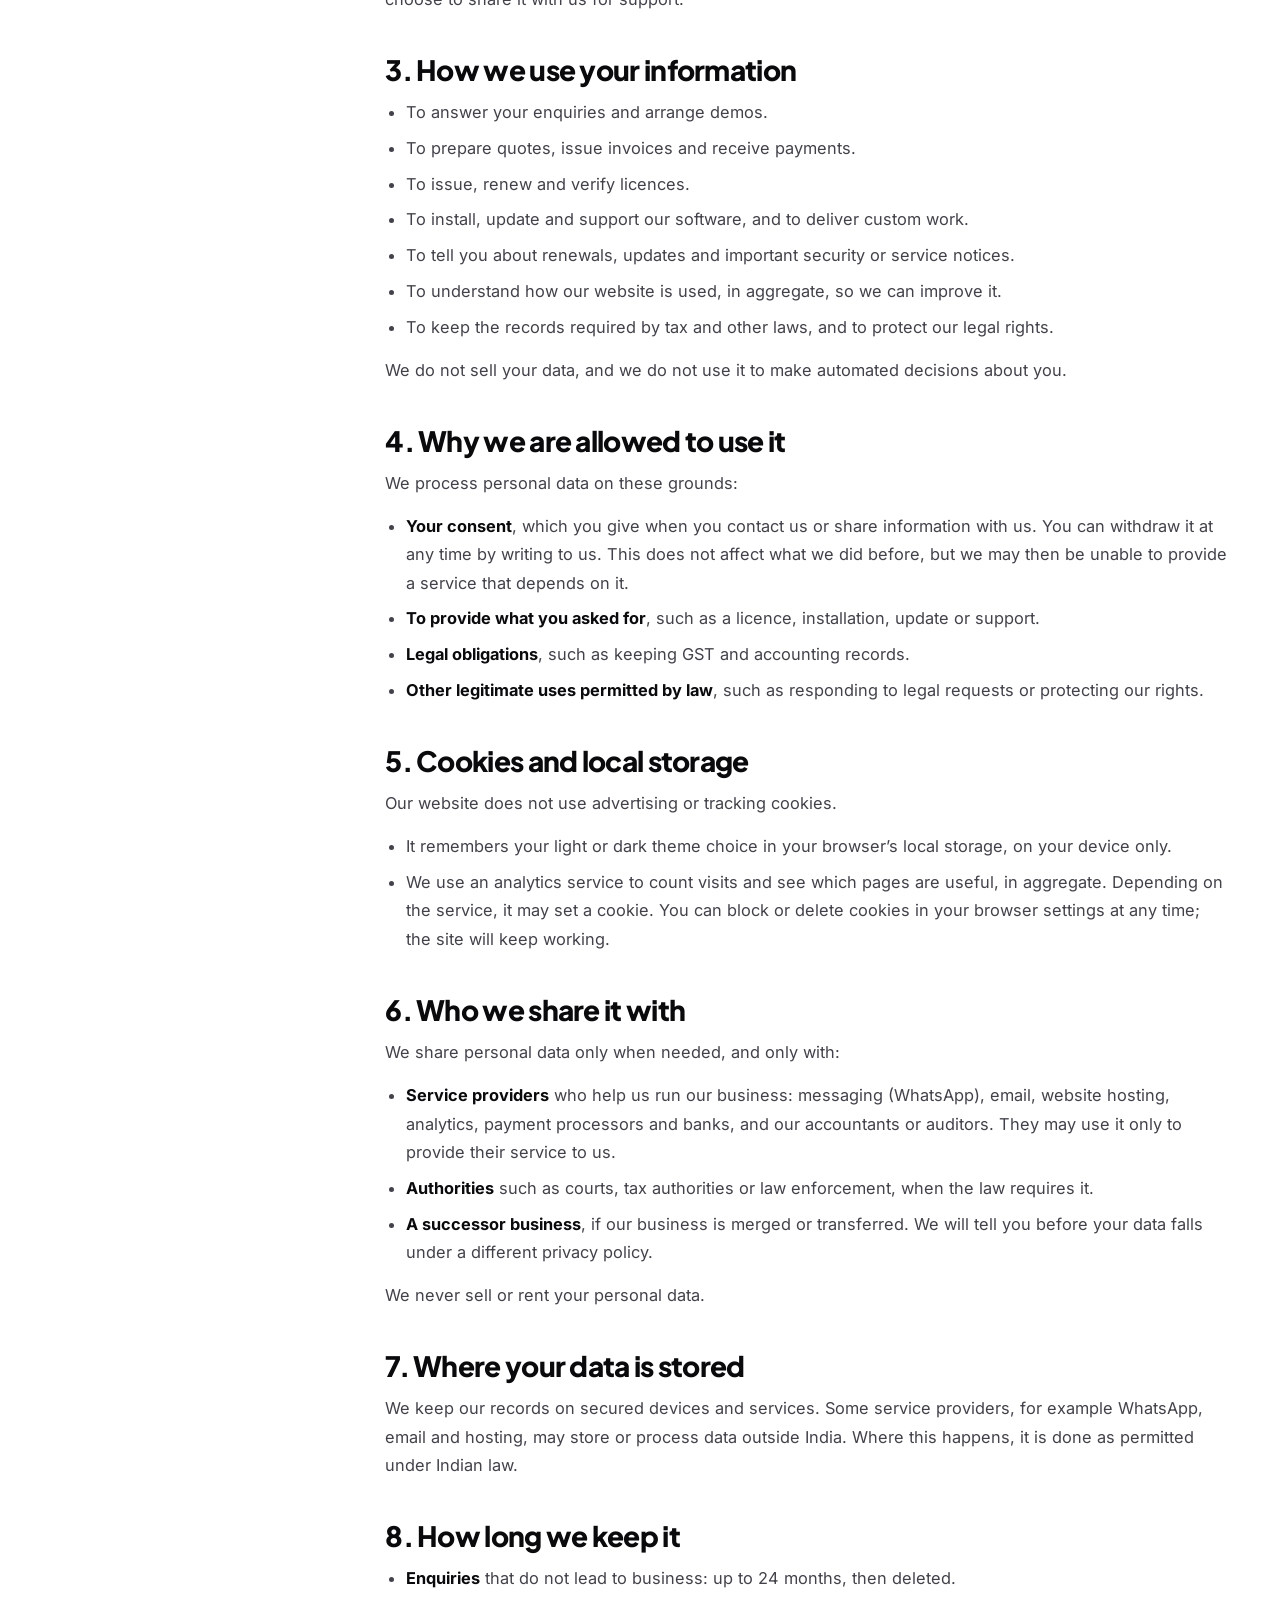
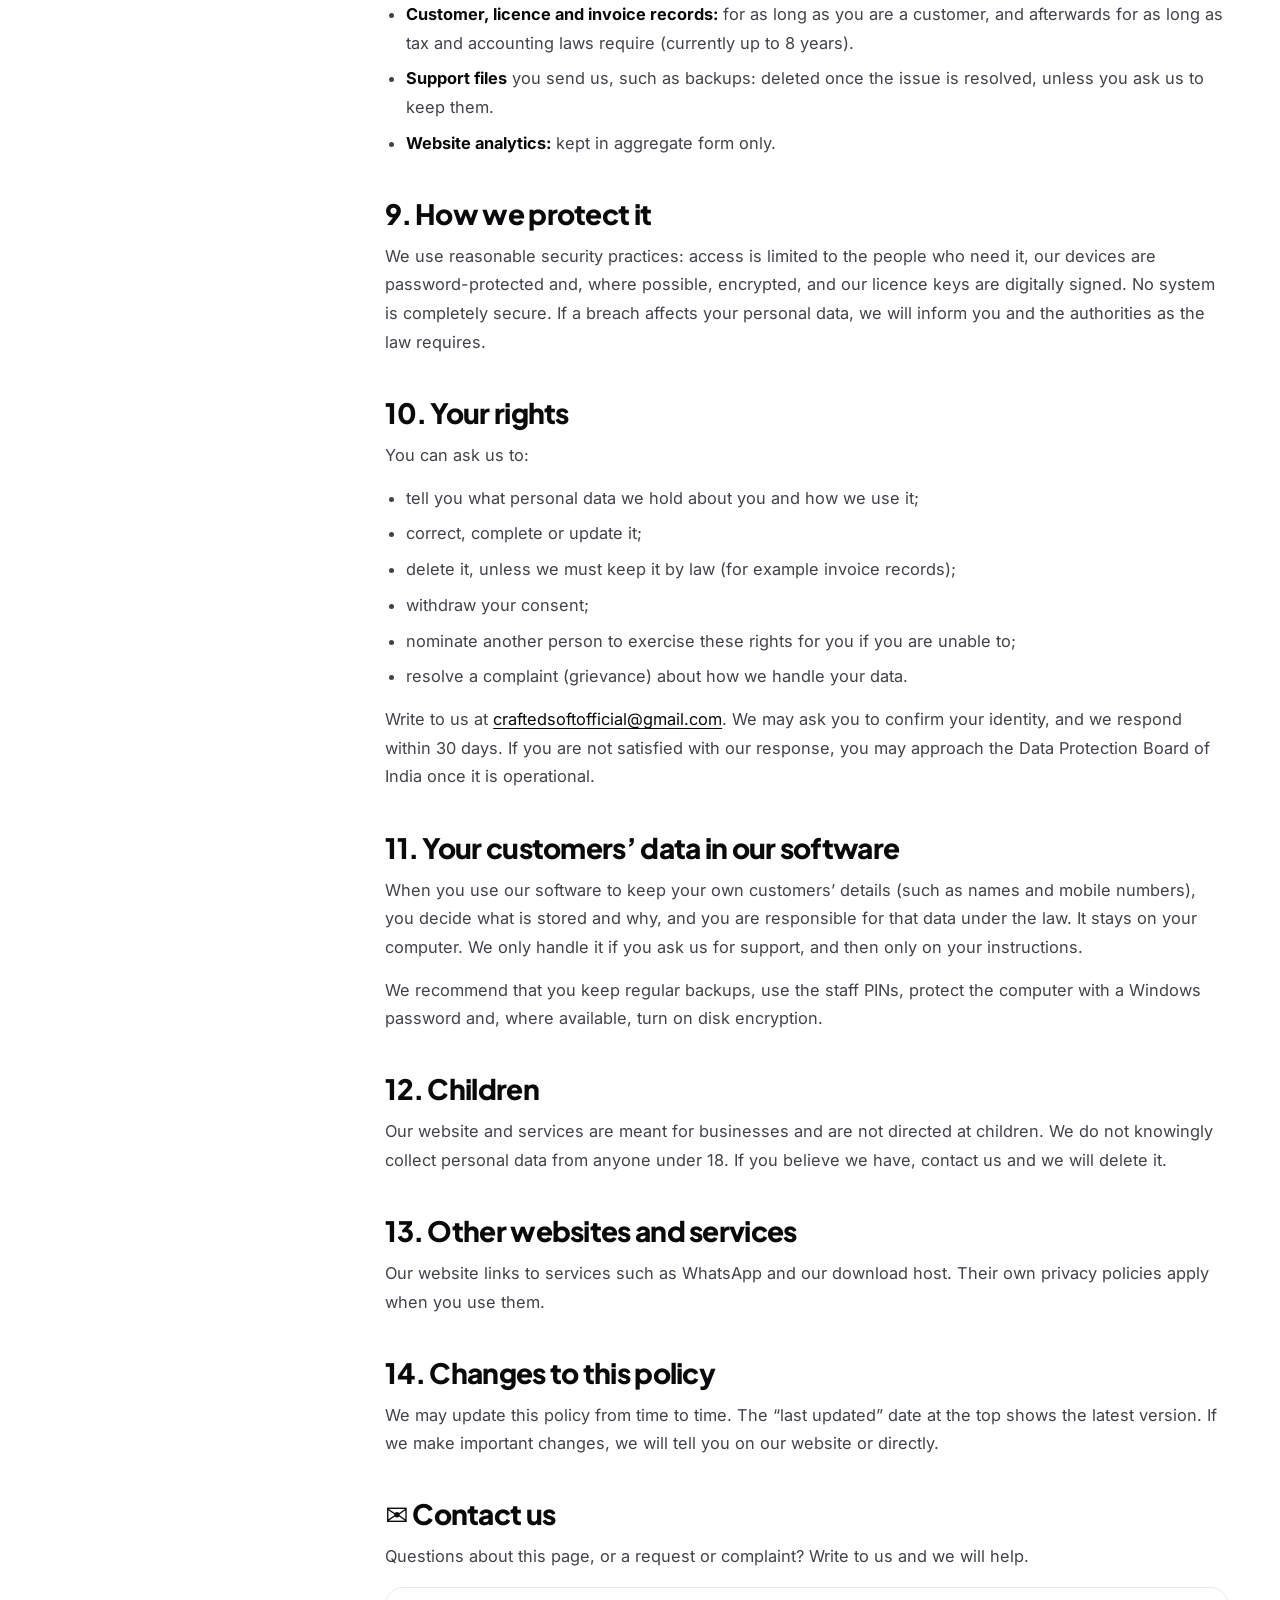
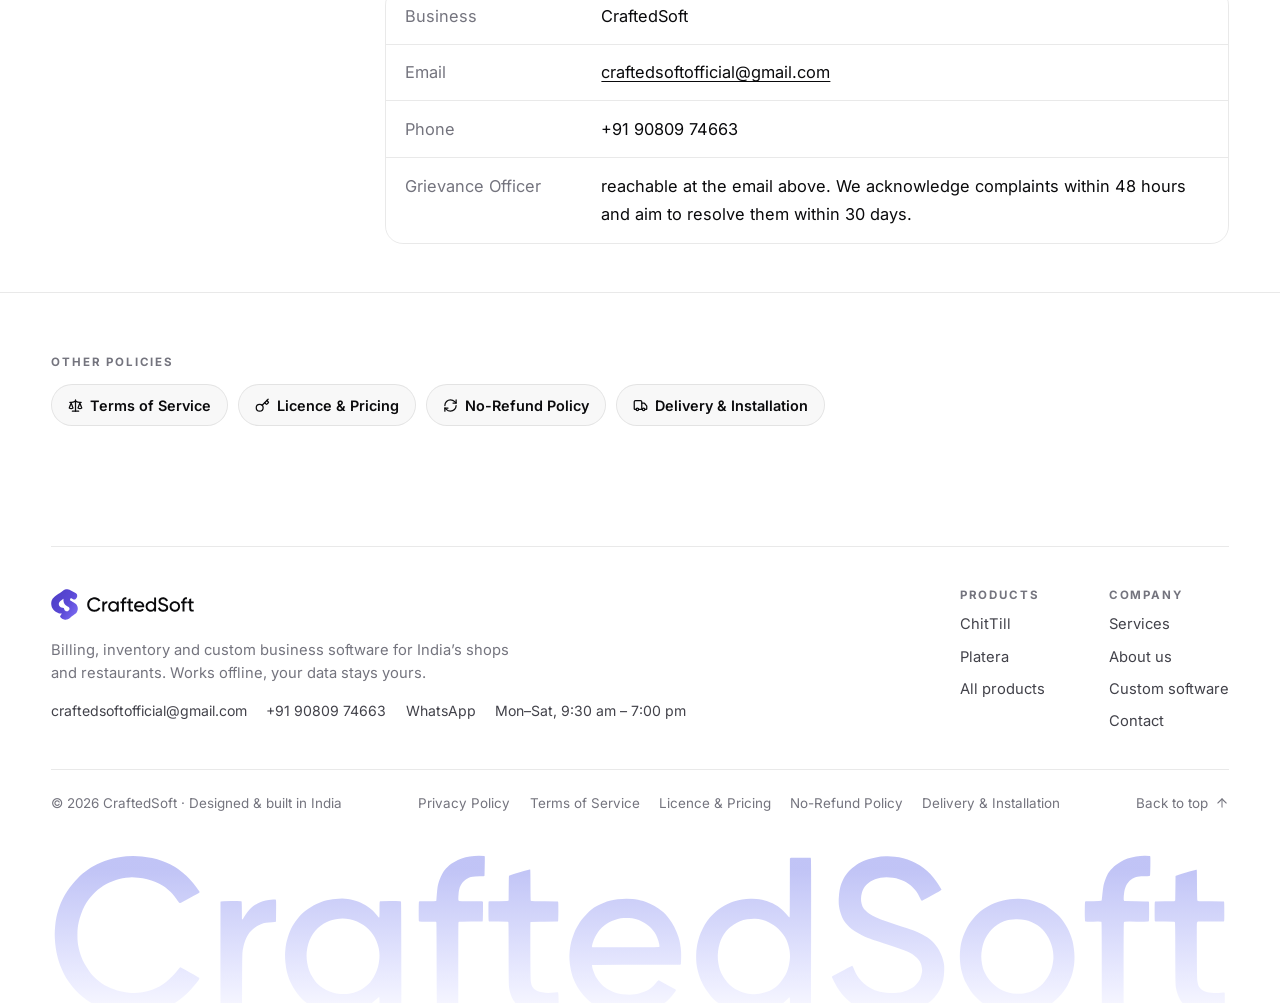
<file: legal/privacy/index.html>
<!doctype html>
<!-- Legal text: a careful starting point written for CraftedSoft, not legal advice. Have a lawyer review it before relying on it.
     Business details ({{business}}, address, jurisdiction, grievance officer…) come from `legal` in assets/js/site-data.js via tools/build.mjs. -->
<html lang="en" data-root="../../">
<head>
  <meta charset="utf-8" />
  <meta name="viewport" content="width=device-width, initial-scale=1" />
  <title>Privacy Policy · CraftedSoft</title>
  <meta name="description" content="CraftedSoft Privacy Policy: what personal data we collect, why, how long we keep it, and your rights under Indian law." />
  <meta name="theme-color" content="#ffffff" />
  <link rel="icon" href="../../assets/img/logo.svg" type="image/svg+xml" />
  <!-- build:boot -->
<script>(function(){var d=document.documentElement;d.classList.add('js');var s='violet';try{var k=localStorage.getItem('cs-scheme');if(["violet","mono","aurora","ocean","forest","sunset"].indexOf(k)>=0)s=k}catch(e){}d.dataset.scheme=s;try{var t=localStorage.getItem('cs-theme');if(!t)t=matchMedia('(prefers-color-scheme: dark)').matches?'dark':'light';d.dataset.theme=t}catch(e){d.dataset.theme='light'}if(location.protocol!=='file:'){var v=document.createElement('style');v.textContent='@view-transition{navigation:auto}@media (prefers-reduced-motion:reduce){@view-transition{navigation:none}}';document.head.appendChild(v)}})()</script>
<!-- /build:boot -->
  <!-- build:head -->
<meta property="og:type" content="website" />
  <meta property="og:site_name" content="CraftedSoft" />
  <meta property="og:title" content="Privacy Policy · CraftedSoft" />
  <meta property="og:description" content="CraftedSoft Privacy Policy: what personal data we collect, why, how long we keep it, and your rights under Indian law." />
  <meta property="og:image" content="../../assets/img/og/craftedsoft.png" />
  <meta property="og:image:width" content="1200" />
  <meta property="og:image:height" content="630" />
  <meta property="og:locale" content="en_IN" />
  <meta name="twitter:card" content="summary_large_image" />
  <link rel="apple-touch-icon" href="../../assets/img/apple-touch-icon.png" />
  <link rel="manifest" href="../../site.webmanifest" />
<!-- /build:head -->
  <link rel="stylesheet" href="../../assets/css/style.css?v=e0066e8a" />
</head>
<body data-page="legal-privacy">
  <a class="skip" href="#main">Skip to content</a>
  <!-- build:sprite -->
<svg width="0" height="0" style="position:absolute" aria-hidden="true" focusable="false"><defs><symbol id="i-arrow" viewBox="0 0 24 24"><path d="M5 12h14"/><path d="m12 5 7 7-7 7"/></symbol><symbol id="i-right" viewBox="0 0 24 24"><path d="m9 18 6-6-6-6"/></symbol><symbol id="i-down" viewBox="0 0 24 24"><path d="m6 9 6 6 6-6"/></symbol><symbol id="i-check" viewBox="0 0 24 24"><path d="M20 6 9 17l-5-5"/></symbol><symbol id="i-plus" viewBox="0 0 24 24"><path d="M5 12h14"/><path d="M12 5v14"/></symbol><symbol id="i-menu" viewBox="0 0 24 24"><line x1="4" x2="20" y1="7" y2="7"/><line x1="4" x2="20" y1="12" y2="12"/><line x1="4" x2="20" y1="17" y2="17"/></symbol><symbol id="i-x" viewBox="0 0 24 24"><path d="M18 6 6 18"/><path d="m6 6 12 12"/></symbol><symbol id="i-sun" viewBox="0 0 24 24"><circle cx="12" cy="12" r="4"/><path d="M12 2v2"/><path d="M12 20v2"/><path d="m4.93 4.93 1.41 1.41"/><path d="m17.66 17.66 1.41 1.41"/><path d="M2 12h2"/><path d="M20 12h2"/><path d="m6.34 17.66-1.41 1.41"/><path d="m19.07 4.93-1.41 1.41"/></symbol><symbol id="i-moon" viewBox="0 0 24 24"><path d="M12 3a6 6 0 0 0 9 9 9 9 0 1 1-9-9Z"/></symbol><symbol id="i-mail" viewBox="0 0 24 24"><rect width="20" height="16" x="2" y="4" rx="2"/><path d="m22 7-8.97 5.7a1.94 1.94 0 0 1-2.06 0L2 7"/></symbol><symbol id="i-phone" viewBox="0 0 24 24"><path d="M13.832 16.568a1 1 0 0 0 1.213-.303l.355-.465A2 2 0 0 1 17 15h3a2 2 0 0 1 2 2v3a2 2 0 0 1-2 2A18 18 0 0 1 2 4a2 2 0 0 1 2-2h3a2 2 0 0 1 2 2v3a2 2 0 0 1-.8 1.6l-.468.351a1 1 0 0 0-.292 1.233 14 14 0 0 0 6.392 6.384"/></symbol><symbol id="i-message" viewBox="0 0 24 24"><path d="M7.9 20A9 9 0 1 0 4 16.1L2 22Z"/></symbol><symbol id="i-pin" viewBox="0 0 24 24"><path d="M20 10c0 4.993-5.539 10.193-7.399 11.799a1 1 0 0 1-1.202 0C9.539 20.193 4 14.993 4 10a8 8 0 0 1 16 0"/><circle cx="12" cy="10" r="3"/></symbol><symbol id="i-clock" viewBox="0 0 24 24"><circle cx="12" cy="12" r="10"/><path d="M12 6v6l4 2"/></symbol><symbol id="i-wifioff" viewBox="0 0 24 24"><path d="M12 20h.01"/><path d="M8.5 16.429a5 5 0 0 1 7 0"/><path d="M5 12.859a10 10 0 0 1 5.17-2.69"/><path d="M19 12.859a10 10 0 0 0-2.007-1.523"/><path d="M2 8.82a15 15 0 0 1 4.177-2.643"/><path d="M22 8.82a15 15 0 0 0-11.288-3.764"/><path d="m2 2 20 20"/></symbol><symbol id="i-shield" viewBox="0 0 24 24"><path d="M20 13c0 5-3.5 7.5-7.66 8.95a1 1 0 0 1-.67-.01C7.5 20.5 4 18 4 13V6a1 1 0 0 1 1-1c2 0 4.5-1.2 6.24-2.72a1.17 1.17 0 0 1 1.52 0C14.51 3.81 17 5 19 5a1 1 0 0 1 1 1z"/><path d="m9 12 2 2 4-4"/></symbol><symbol id="i-headset" viewBox="0 0 24 24"><path d="M3 11h3a2 2 0 0 1 2 2v3a2 2 0 0 1-2 2H5a2 2 0 0 1-2-2v-5Zm0 0a9 9 0 1 1 18 0m0 0v5a2 2 0 0 1-2 2h-1a2 2 0 0 1-2-2v-3a2 2 0 0 1 2-2h3Z"/><path d="M21 16v2a4 4 0 0 1-4 4h-5"/></symbol><symbol id="i-grad" viewBox="0 0 24 24"><path d="M21.42 10.922a1 1 0 0 0-.019-1.838L12.83 5.18a2 2 0 0 0-1.66 0L2.6 9.08a1 1 0 0 0 0 1.832l8.57 3.908a2 2 0 0 0 1.66 0z"/><path d="M22 10v6"/><path d="M6 12.5V16a6 3 0 0 0 12 0v-3.5"/></symbol><symbol id="i-refresh" viewBox="0 0 24 24"><path d="M3 12a9 9 0 0 1 9-9 9.75 9.75 0 0 1 6.74 2.74L21 8"/><path d="M21 3v5h-5"/><path d="M21 12a9 9 0 0 1-9 9 9.75 9.75 0 0 1-6.74-2.74L3 16"/><path d="M8 16H3v5"/></symbol><symbol id="i-zap" viewBox="0 0 24 24"><path d="M4 14a1 1 0 0 1-.78-1.63l9.9-10.2a.5.5 0 0 1 .86.46l-1.92 6.02A1 1 0 0 0 13 10h7a1 1 0 0 1 .78 1.63l-9.9 10.2a.5.5 0 0 1-.86-.46l1.92-6.02A1 1 0 0 0 11 14z"/></symbol><symbol id="i-grid" viewBox="0 0 24 24"><rect width="7" height="7" x="3" y="3" rx="1"/><rect width="7" height="7" x="14" y="3" rx="1"/><rect width="7" height="7" x="14" y="14" rx="1"/><rect width="7" height="7" x="3" y="14" rx="1"/></symbol><symbol id="i-undo" viewBox="0 0 24 24"><path d="M9 14 4 9l5-5"/><path d="M4 9h10.5a5.5 5.5 0 0 1 5.5 5.5a5.5 5.5 0 0 1-5.5 5.5H11"/></symbol><symbol id="i-pause" viewBox="0 0 24 24"><circle cx="12" cy="12" r="10"/><line x1="10" x2="10" y1="15" y2="9"/><line x1="14" x2="14" y1="15" y2="9"/></symbol><symbol id="i-cart" viewBox="0 0 24 24"><circle cx="8" cy="21" r="1"/><circle cx="19" cy="21" r="1"/><path d="M2.05 2.05h2l2.66 12.42a2 2 0 0 0 2 1.58h9.78a2 2 0 0 0 1.95-1.57l1.65-7.43H5.12"/></symbol><symbol id="i-users" viewBox="0 0 24 24"><path d="M16 21v-2a4 4 0 0 0-4-4H6a4 4 0 0 0-4 4v2"/><circle cx="9" cy="7" r="4"/><path d="M22 21v-2a4 4 0 0 0-3-3.87"/><path d="M16 3.13a4 4 0 0 1 0 7.75"/></symbol><symbol id="i-db" viewBox="0 0 24 24"><ellipse cx="12" cy="5" rx="9" ry="3"/><path d="M3 5V19A9 3 0 0 0 21 19V5"/><path d="M3 12A9 3 0 0 0 21 12"/></symbol><symbol id="i-printer" viewBox="0 0 24 24"><path d="M6 18H4a2 2 0 0 1-2-2v-5a2 2 0 0 1 2-2h16a2 2 0 0 1 2 2v5a2 2 0 0 1-2 2h-2"/><path d="M6 9V3a1 1 0 0 1 1-1h10a1 1 0 0 1 1 1v6"/><rect x="6" y="14" width="12" height="8" rx="1"/></symbol><symbol id="i-wallet" viewBox="0 0 24 24"><path d="M19 7V4a1 1 0 0 0-1-1H5a2 2 0 0 0 0 4h15a1 1 0 0 1 1 1v4h-3a2 2 0 0 0 0 4h3a1 1 0 0 0 1-1v-2a1 1 0 0 0-1-1"/><path d="M3 5v14a2 2 0 0 0 2 2h15a1 1 0 0 0 1-1v-4"/></symbol><symbol id="i-files" viewBox="0 0 24 24"><path d="M20 7h-3a2 2 0 0 1-2-2V2"/><path d="M9 18a2 2 0 0 1-2-2V4a2 2 0 0 1 2-2h7l4 4v10a2 2 0 0 1-2 2Z"/><path d="M3 7.6v12.8A1.6 1.6 0 0 0 4.6 22h9.8"/></symbol><symbol id="i-percent" viewBox="0 0 24 24"><line x1="19" x2="5" y1="5" y2="19"/><circle cx="6.5" cy="6.5" r="2.5"/><circle cx="17.5" cy="17.5" r="2.5"/></symbol><symbol id="i-landmark" viewBox="0 0 24 24"><line x1="3" x2="21" y1="22" y2="22"/><line x1="6" x2="6" y1="18" y2="11"/><line x1="10" x2="10" y1="18" y2="11"/><line x1="14" x2="14" y1="18" y2="11"/><line x1="18" x2="18" y1="18" y2="11"/><polygon points="12 2 20 7 4 7"/></symbol><symbol id="i-monitor" viewBox="0 0 24 24"><rect width="20" height="14" x="2" y="3" rx="2"/><line x1="8" x2="16" y1="21" y2="21"/><line x1="12" x2="12" y1="17" y2="21"/></symbol><symbol id="i-sparkles" viewBox="0 0 24 24"><path d="M9.937 15.5A2 2 0 0 0 8.5 14.063l-6.135-1.582a.5.5 0 0 1 0-.962L8.5 9.936A2 2 0 0 0 9.937 8.5l1.582-6.135a.5.5 0 0 1 .963 0L14.063 8.5A2 2 0 0 0 15.5 9.937l6.135 1.581a.5.5 0 0 1 0 .964L15.5 14.063a2 2 0 0 0-1.437 1.437l-1.582 6.135a.5.5 0 0 1-.963 0z"/></symbol><symbol id="i-calendar" viewBox="0 0 24 24"><path d="M8 2v4"/><path d="M16 2v4"/><rect width="18" height="18" x="3" y="4" rx="2"/><path d="M3 10h18"/></symbol><symbol id="i-layers" viewBox="0 0 24 24"><path d="m12.83 2.18a2 2 0 0 0-1.66 0L2.6 6.08a1 1 0 0 0 0 1.83l8.58 3.91a2 2 0 0 0 1.66 0l8.58-3.9a1 1 0 0 0 0-1.83Z"/><path d="m22 17.65-9.17 4.16a2 2 0 0 1-1.66 0L2 17.65"/><path d="m22 12.65-9.17 4.16a2 2 0 0 1-1.66 0L2 12.65"/></symbol><symbol id="i-store" viewBox="0 0 24 24"><path d="m2 7 4.41-4.41A2 2 0 0 1 7.83 2h8.34a2 2 0 0 1 1.42.59L22 7"/><path d="M4 12v8a2 2 0 0 0 2 2h12a2 2 0 0 0 2-2v-8"/><path d="M15 22v-4a2 2 0 0 0-2-2h-2a2 2 0 0 0-2 2v4"/><path d="M2 7h20"/><path d="M22 7v3a2 2 0 0 1-2 2a2.7 2.7 0 0 1-1.59-.63.7.7 0 0 0-.82 0A2.7 2.7 0 0 1 16 12a2.7 2.7 0 0 1-1.59-.63.7.7 0 0 0-.82 0A2.7 2.7 0 0 1 12 12a2.7 2.7 0 0 1-1.59-.63.7.7 0 0 0-.82 0A2.7 2.7 0 0 1 8 12a2.7 2.7 0 0 1-1.59-.63.7.7 0 0 0-.82 0A2.7 2.7 0 0 1 4 12a2 2 0 0 1-2-2V7"/></symbol><symbol id="i-whatsapp" viewBox="0 0 24 24"><path fill="currentColor" stroke="none" d="M17.472 14.382c-.297-.149-1.758-.867-2.03-.967-.273-.099-.471-.148-.67.15-.197.297-.767.966-.94 1.164-.173.199-.347.223-.644.075-.297-.15-1.255-.463-2.39-1.475-.883-.788-1.48-1.761-1.653-2.059-.173-.297-.018-.458.13-.606.134-.133.298-.347.446-.52.149-.174.198-.298.298-.497.099-.198.05-.371-.025-.52-.075-.149-.669-1.612-.916-2.207-.242-.579-.487-.5-.669-.51-.173-.008-.371-.01-.57-.01-.198 0-.52.074-.792.372-.272.297-1.04 1.016-1.04 2.479 0 1.462 1.065 2.875 1.213 3.074.149.198 2.096 3.2 5.077 4.487.709.306 1.262.489 1.694.625.712.227 1.36.195 1.871.118.571-.085 1.758-.719 2.006-1.413.248-.694.248-1.289.173-1.413-.074-.124-.272-.198-.57-.347m-5.421 7.403h-.004a9.87 9.87 0 0 1-5.031-1.378l-.361-.214-3.741.982.998-3.648-.235-.374a9.86 9.86 0 0 1-1.51-5.26c.001-5.45 4.436-9.884 9.888-9.884 2.64 0 5.122 1.03 6.988 2.898a9.825 9.825 0 0 1 2.893 6.994c-.003 5.45-4.437 9.884-9.885 9.884m8.413-18.297A11.815 11.815 0 0 0 12.05 0C5.495 0 .16 5.335.157 11.892c0 2.096.547 4.142 1.588 5.945L.057 24l6.305-1.654a11.882 11.882 0 0 0 5.683 1.448h.005c6.554 0 11.89-5.335 11.893-11.893a11.821 11.821 0 0 0-3.48-8.413Z"/></symbol><symbol id="i-file" viewBox="0 0 24 24"><path d="M15 2H6a2 2 0 0 0-2 2v16a2 2 0 0 0 2 2h12a2 2 0 0 0 2-2V7Z"/><path d="M14 2v4a2 2 0 0 0 2 2h4"/><path d="M10 9H8"/><path d="M16 13H8"/><path d="M16 17H8"/></symbol><symbol id="i-key" viewBox="0 0 24 24"><path d="m15.5 7.5 2.3 2.3a1 1 0 0 0 1.4 0l2.1-2.1a1 1 0 0 0 0-1.4L19 4"/><path d="m21 2-9.6 9.6"/><circle cx="7.5" cy="15.5" r="5.5"/></symbol><symbol id="i-scale" viewBox="0 0 24 24"><path d="m16 16 3-8 3 8c-.87.65-1.92 1-3 1s-2.13-.35-3-1Z"/><path d="m2 16 3-8 3 8c-.87.65-1.92 1-3 1s-2.13-.35-3-1Z"/><path d="M7 21h10"/><path d="M12 3v18"/><path d="M3 7h2c2 0 5-1 7-2 2 1 5 2 7 2h2"/></symbol><symbol id="i-truck" viewBox="0 0 24 24"><path d="M14 18V6a2 2 0 0 0-2-2H4a2 2 0 0 0-2 2v11a1 1 0 0 0 1 1h2"/><path d="M15 18H9"/><path d="M19 18h2a1 1 0 0 0 1-1v-3.65a1 1 0 0 0-.22-.624l-3.48-4.35A1 1 0 0 0 17.52 8H14"/><circle cx="17" cy="18" r="2"/><circle cx="7" cy="18" r="2"/></symbol><symbol id="i-linkedin" viewBox="0 0 24 24"><path d="M16 8a6 6 0 0 1 6 6v7h-4v-7a2 2 0 0 0-2-2 2 2 0 0 0-2 2v7h-4v-7a6 6 0 0 1 6-6z"/><rect width="4" height="12" x="2" y="9"/><circle cx="4" cy="4" r="2"/></symbol><symbol id="i-github" viewBox="0 0 24 24"><path d="M15 22v-4a4.8 4.8 0 0 0-1-3.5c3 0 6-2 6-5.5.08-1.25-.27-2.48-1-3.5.28-1.15.28-2.35 0-3.5 0 0-1 0-3 1.5-2.64-.5-5.36-.5-8 0C6 2 5 2 5 2c-.3 1.15-.3 2.35 0 3.5A5.403 5.403 0 0 0 4 9c0 3.5 3 5.5 6 5.5-.39.49-.68 1.05-.85 1.65-.17.6-.22 1.23-.15 1.85v4"/><path d="M9 18c-4.51 2-5-2-7-2"/></symbol><symbol id="i-search" viewBox="0 0 24 24"><circle cx="11" cy="11" r="8"/><path d="m21 21-4.3-4.3"/></symbol><symbol id="i-download" viewBox="0 0 24 24"><path d="M12 15V3"/><path d="M21 15v4a2 2 0 0 1-2 2H5a2 2 0 0 1-2-2v-4"/><path d="m7 10 5 5 5-5"/></symbol><symbol id="i-star" viewBox="0 0 24 24"><path d="M11.525 2.295a.53.53 0 0 1 .95 0l2.31 4.679a2.123 2.123 0 0 0 1.595 1.16l5.166.756a.53.53 0 0 1 .294.904l-3.736 3.638a2.123 2.123 0 0 0-.611 1.878l.882 5.14a.53.53 0 0 1-.771.56l-4.618-2.428a2.122 2.122 0 0 0-1.973 0L6.396 21.01a.53.53 0 0 1-.77-.56l.881-5.139a2.122 2.122 0 0 0-.611-1.879L2.16 9.795a.53.53 0 0 1 .294-.906l5.165-.755a2.122 2.122 0 0 0 1.597-1.16z"/></symbol><symbol id="i-scan" viewBox="0 0 24 24"><path d="M3 7V5a2 2 0 0 1 2-2h2"/><path d="M17 3h2a2 2 0 0 1 2 2v2"/><path d="M21 17v2a2 2 0 0 1-2 2h-2"/><path d="M7 21H5a2 2 0 0 1-2-2v-2"/><path d="M8 7v10"/><path d="M12 7v10"/><path d="M17 7v10"/></symbol><symbol id="i-send" viewBox="0 0 24 24"><path d="M14.536 21.686a.5.5 0 0 0 .937-.024l6.5-19a.496.496 0 0 0-.635-.635l-19 6.5a.5.5 0 0 0-.024.937l7.93 3.18a2 2 0 0 1 1.112 1.11z"/><path d="m21.854 2.147-10.94 10.939"/></symbol></defs></svg>
<!-- /build:sprite -->
  <div class="aurora" aria-hidden="true"><span></span><span></span><span></span></div>
  <!-- build:header -->
<header class="nav" id="hdr">
    <div class="nav-in">
      <a class="brand" href="../../" aria-label="CraftedSoft home"><span class="logo-mark" aria-hidden="true"></span><span class="logo-word" aria-hidden="true"></span></a>
      <nav class="nav-links" aria-label="Main"><div class="pmenu">
        <button type="button" class="pmenu-btn" aria-expanded="false" aria-controls="pmenu-panel"><span>Products</span><svg class="i" aria-hidden="true"><use href="#i-down"/></svg></button>
        <div class="pmenu-panel" id="pmenu-panel" hidden>
          <div class="pmenu-list"><div class="pmenu-head">Products</div><a class="pmenu-item" href="../../products/chittill/" data-i="0" style="--pc:#5b49d6"><img src="../../assets/img/chittill/chittill-icon.webp" alt="" width="34" height="34"><span><b>ChitTill</b><small>For shops</small></span></a><a class="pmenu-item" href="../../products/platera/" data-i="1" style="--pc:#f26b1d"><img src="../../assets/img/platera/platera-icon.webp" alt="" width="34" height="34"><span><b>Platera</b><small>For restaurants</small></span></a><div class="pmenu-sep"></div><a class="pmenu-extra" href="../../products/"><i><svg class="i" aria-hidden="true"><use href="#i-grid"/></svg></i>All products</a><a class="pmenu-extra" href="../../contact/?interest=custom"><i><svg class="i" aria-hidden="true"><use href="#i-plus"/></svg></i>Custom software</a></div>
          <div class="pmenu-preview"><div class="pmenu-pane" data-i="0" style="--pc:#5b49d6" hidden><img src="../../assets/img/chittill/dashboard-sm.webp" alt="" loading="lazy" width="1440" height="900"><b>ChitTill · Billing made for clothing stores</b><ul><li>Keyboard-first counter</li><li>Stock by size &amp; colour</li><li>GST done right</li></ul><a class="pmenu-go" href="../../products/chittill/">Explore ChitTill <svg class="i" aria-hidden="true"><use href="#i-arrow"/></svg></a></div><div class="pmenu-pane" data-i="1" style="--pc:#f26b1d" hidden><img src="../../assets/img/platera/tables-sm.webp" alt="" loading="lazy" width="1440" height="900"><b>Platera · Billing made for restaurants</b><ul><li>Tables &amp; KOTs</li><li>Kitchen screen</li><li>Captain app &amp; table QR</li></ul><a class="pmenu-go" href="../../products/platera/">Explore Platera <svg class="i" aria-hidden="true"><use href="#i-arrow"/></svg></a></div></div>
        </div>
      </div><a href="../../services/">Services</a><a href="../../about/">About</a><a href="../../contact/">Contact</a></nav>
      <div class="nav-act">
        <div class="appdd">
          <button type="button" class="icon-btn appbtn" aria-expanded="false" aria-controls="apppop" aria-label="Appearance: mode and colour" title="Appearance"><svg class="i i-sun" aria-hidden="true"><use href="#i-sun"/></svg><svg class="i i-moon" aria-hidden="true"><use href="#i-moon"/></svg><span class="appbtn__dot" aria-hidden="true"></span></button>
          <div class="apppop" id="apppop" role="dialog" aria-label="Appearance" hidden>
            <div class="apppop__head"><b>Appearance</b><small>Saved on this device</small></div>
            <div class="appear__label">Mode</div><div class="appear__seg" role="group" aria-label="Mode"><button type="button" data-mode-pick="light" aria-pressed="false"><svg class="i" aria-hidden="true"><use href="#i-sun"/></svg><span>Light</span></button><button type="button" data-mode-pick="dark" aria-pressed="false"><svg class="i" aria-hidden="true"><use href="#i-moon"/></svg><span>Dark</span></button><button type="button" data-mode-pick="auto" aria-pressed="true"><svg class="i" aria-hidden="true"><use href="#i-monitor"/></svg><span>Auto</span></button></div><div class="appear__label">Colour</div><div class="appear__grid" role="group" aria-label="Colour scheme"><button type="button" class="appear__sw" data-scheme-pick="violet" style="--sw:linear-gradient(135deg, #4b3cc4, #5b49d6 55%, #8b7cff)" aria-pressed="true"><span class="appear__pv" aria-hidden="true"><i></i><i></i><i></i><i></i></span><span class="appear__name">Violet</span><span class="appear__tick" aria-hidden="true"><svg class="i" aria-hidden="true"><use href="#i-check"/></svg></span></button><button type="button" class="appear__sw" data-scheme-pick="mono" style="--sw:var(--text)" aria-pressed="false"><span class="appear__pv" aria-hidden="true"><i></i><i></i><i></i><i></i></span><span class="appear__name">Mono</span><span class="appear__tick" aria-hidden="true"><svg class="i" aria-hidden="true"><use href="#i-check"/></svg></span></button><button type="button" class="appear__sw" data-scheme-pick="aurora" style="--sw:linear-gradient(135deg, #6d5dfc, #c056f5 55%, #ff6fa8)" aria-pressed="false"><span class="appear__pv" aria-hidden="true"><i></i><i></i><i></i><i></i></span><span class="appear__name">Aurora</span><span class="appear__tick" aria-hidden="true"><svg class="i" aria-hidden="true"><use href="#i-check"/></svg></span></button><button type="button" class="appear__sw" data-scheme-pick="ocean" style="--sw:linear-gradient(135deg, #0ea5e9, #6366f1 55%, #a855f7)" aria-pressed="false"><span class="appear__pv" aria-hidden="true"><i></i><i></i><i></i><i></i></span><span class="appear__name">Ocean</span><span class="appear__tick" aria-hidden="true"><svg class="i" aria-hidden="true"><use href="#i-check"/></svg></span></button><button type="button" class="appear__sw" data-scheme-pick="forest" style="--sw:linear-gradient(135deg, #10b981, #14b8a6 55%, #0ea5e9)" aria-pressed="false"><span class="appear__pv" aria-hidden="true"><i></i><i></i><i></i><i></i></span><span class="appear__name">Forest</span><span class="appear__tick" aria-hidden="true"><svg class="i" aria-hidden="true"><use href="#i-check"/></svg></span></button><button type="button" class="appear__sw" data-scheme-pick="sunset" style="--sw:linear-gradient(135deg, #f59e0b, #f43f5e 55%, #ec4899)" aria-pressed="false"><span class="appear__pv" aria-hidden="true"><i></i><i></i><i></i><i></i></span><span class="appear__name">Sunset</span><span class="appear__tick" aria-hidden="true"><svg class="i" aria-hidden="true"><use href="#i-check"/></svg></span></button></div>
            <div class="apppop__foot"><button type="button" data-appear-reset><svg class="i" aria-hidden="true"><use href="#i-refresh"/></svg>Reset to default</button></div>
          </div>
        </div>
        <a class="btn btn-primary btn-sm nav-cta" href="../../contact/?interest=demo">Book a demo</a>
        <button type="button" class="nav-menu" aria-label="Open menu" aria-expanded="false" aria-controls="mnav"><span></span><span></span></button>
      </div>
    </div>
    <div class="mnav" id="mnav">
      <div class="mnav__links"><a href="../../">Home</a><a href="../../products/">Products</a><a href="../../services/">Services</a><a href="../../about/">About</a><a href="../../contact/">Contact</a></div>
      <div class="mnav__prods"><a href="../../products/chittill/"><img src="../../assets/img/chittill/chittill-icon.webp" alt="" width="38" height="38"><span><b>ChitTill</b><small>Billing made for clothing stores</small></span></a><a href="../../products/platera/"><img src="../../assets/img/platera/platera-icon.webp" alt="" width="38" height="38"><span><b>Platera</b><small>Billing made for restaurants</small></span></a></div>
      <div class="mnav__appear"><div class="mnav__appear-head"><b>Appearance</b><button type="button" data-appear-reset>Reset</button></div><div class="appear__label">Mode</div><div class="appear__seg" role="group" aria-label="Mode"><button type="button" data-mode-pick="light" aria-pressed="false"><svg class="i" aria-hidden="true"><use href="#i-sun"/></svg><span>Light</span></button><button type="button" data-mode-pick="dark" aria-pressed="false"><svg class="i" aria-hidden="true"><use href="#i-moon"/></svg><span>Dark</span></button><button type="button" data-mode-pick="auto" aria-pressed="true"><svg class="i" aria-hidden="true"><use href="#i-monitor"/></svg><span>Auto</span></button></div><div class="appear__label">Colour</div><div class="appear__grid" role="group" aria-label="Colour scheme"><button type="button" class="appear__sw" data-scheme-pick="violet" style="--sw:linear-gradient(135deg, #4b3cc4, #5b49d6 55%, #8b7cff)" aria-pressed="true"><span class="appear__pv" aria-hidden="true"><i></i><i></i><i></i><i></i></span><span class="appear__name">Violet</span><span class="appear__tick" aria-hidden="true"><svg class="i" aria-hidden="true"><use href="#i-check"/></svg></span></button><button type="button" class="appear__sw" data-scheme-pick="mono" style="--sw:var(--text)" aria-pressed="false"><span class="appear__pv" aria-hidden="true"><i></i><i></i><i></i><i></i></span><span class="appear__name">Mono</span><span class="appear__tick" aria-hidden="true"><svg class="i" aria-hidden="true"><use href="#i-check"/></svg></span></button><button type="button" class="appear__sw" data-scheme-pick="aurora" style="--sw:linear-gradient(135deg, #6d5dfc, #c056f5 55%, #ff6fa8)" aria-pressed="false"><span class="appear__pv" aria-hidden="true"><i></i><i></i><i></i><i></i></span><span class="appear__name">Aurora</span><span class="appear__tick" aria-hidden="true"><svg class="i" aria-hidden="true"><use href="#i-check"/></svg></span></button><button type="button" class="appear__sw" data-scheme-pick="ocean" style="--sw:linear-gradient(135deg, #0ea5e9, #6366f1 55%, #a855f7)" aria-pressed="false"><span class="appear__pv" aria-hidden="true"><i></i><i></i><i></i><i></i></span><span class="appear__name">Ocean</span><span class="appear__tick" aria-hidden="true"><svg class="i" aria-hidden="true"><use href="#i-check"/></svg></span></button><button type="button" class="appear__sw" data-scheme-pick="forest" style="--sw:linear-gradient(135deg, #10b981, #14b8a6 55%, #0ea5e9)" aria-pressed="false"><span class="appear__pv" aria-hidden="true"><i></i><i></i><i></i><i></i></span><span class="appear__name">Forest</span><span class="appear__tick" aria-hidden="true"><svg class="i" aria-hidden="true"><use href="#i-check"/></svg></span></button><button type="button" class="appear__sw" data-scheme-pick="sunset" style="--sw:linear-gradient(135deg, #f59e0b, #f43f5e 55%, #ec4899)" aria-pressed="false"><span class="appear__pv" aria-hidden="true"><i></i><i></i><i></i><i></i></span><span class="appear__name">Sunset</span><span class="appear__tick" aria-hidden="true"><svg class="i" aria-hidden="true"><use href="#i-check"/></svg></span></button></div></div>
      <a class="btn btn-primary btn-lg" href="../../contact/?interest=demo">Book a free demo <svg class="i" aria-hidden="true"><use href="#i-arrow"/></svg></a>
    </div>
  </header>
<!-- /build:header -->

  <main id="main">
    <section class="legal-hero">
      <div class="wrap legal-hero__in">
        <nav class="crumbs" aria-label="Breadcrumb"><a href="../">Legal</a><svg class="i"><use href="#i-right"/></svg><span aria-current="page">Privacy Policy</span></nav>
        <h1 class="display">Your data, <span class="grad">handled with care.</span></h1>
        <p class="lead">How we collect, use and protect personal data when you visit our website, talk to us, or use our software and services.</p>
        <p class="legal-meta"><svg class="i"><use href="#i-clock"/></svg>Last updated <!-- build:v-updated -->14 November 2026<!-- /build:v-updated --></p>
      </div>
    </section>

    <section class="section legal-body">
      <div class="wrap legal">
        <aside class="legal-toc" aria-label="On this page">
          <p class="legal-toc__label">On this page</p>
          <nav><a href="#who-we-are"><span>1.</span>Who we are</a><a href="#what-we-collect"><span>2.</span>What we collect</a><a href="#how-we-use-it"><span>3.</span>How we use your information</a><a href="#legal-basis"><span>4.</span>Why we are allowed to use it</a><a href="#cookies"><span>5.</span>Cookies and local storage</a><a href="#sharing"><span>6.</span>Who we share it with</a><a href="#transfers"><span>7.</span>Where your data is stored</a><a href="#retention"><span>8.</span>How long we keep it</a><a href="#security"><span>9.</span>How we protect it</a><a href="#your-rights"><span>10.</span>Your rights</a><a href="#your-customers"><span>11.</span>Your customers’ data in our software</a><a href="#children"><span>12.</span>Children</a><a href="#third-parties"><span>13.</span>Other websites and services</a><a href="#changes"><span>14.</span>Changes to this policy</a><a href="#contact-us"><span>✉</span>Contact us</a></nav>
        </aside>
        <article class="prose">
          <div class="legal-short">
            <p class="legal-short__label"><svg class="i"><use href="#i-sparkles"/></svg>The short version</p>
            <ul><li>Your shop’s data (bills, customers, stock, prices) stays on your own computer. Our software works offline and does not send it to us.</li><li>We collect only what you share with us to talk, buy a licence or get support.</li><li>We never sell or rent your personal data.</li><li>You can ask us to see, correct or delete your data at any time.</li></ul>
          </div>
<section id="who-we-are" class="legal-sec-block"><h2><span>1.</span> Who we are</h2>
<p>This website and our software are provided by <!-- build:v-business-full -->CraftedSoft<!-- /build:v-business-full --> (“<!-- build:v-business -->CraftedSoft<!-- /build:v-business -->”, “we”, “us”). We build billing, inventory and business software for businesses in India.</p>
<p>This policy explains how we handle personal data when you visit <!-- build:v-site -->our website<!-- /build:v-site -->, contact us, buy or use our products, or receive our services. We follow the Information Technology Act, 2000, the Information Technology (Reasonable Security Practices and Procedures and Sensitive Personal Data or Information) Rules, 2011, and the Digital Personal Data Protection Act, 2023.</p>
</section>
<section id="what-we-collect" class="legal-sec-block"><h2><span>2.</span> What we collect</h2>
<h3>Information you give us</h3>
<ul>
<li><b>Enquiries and demos:</b> your name, mobile number, email, business name, city and message, when you use our contact form or reach us on WhatsApp, phone, email or in person.</li>
<li><b>Billing:</b> the name, business name, address and GSTIN needed for quotes and GST invoices.</li>
<li><b>Licences:</b> your computer’s Machine ID (a code generated from the computer that identifies the installation; it does not reveal your files), the plan you buy and its dates.</li>
<li><b>Support:</b> details, screenshots or files you send us, and, only with your permission, access to your computer or a copy of your data (for example a backup file or a remote session) so we can fix a problem.</li>
</ul>
<h3>Information collected automatically</h3>
<ul>
<li><b>Website:</b> basic technical information such as browser, device type, pages visited, the site that referred you and an approximate location derived from your IP address, collected by our hosting provider and our analytics service, and used in aggregate.</li>
</ul>
<h3>What we do not collect</h3>
<p>The business data you keep in our software, such as bills, customers, products, stock and prices, is stored on your own computer. Our products work offline and do not send this data to us. We only see it if you choose to share it with us for support.</p>
</section>
<section id="how-we-use-it" class="legal-sec-block"><h2><span>3.</span> How we use your information</h2>
<ul>
<li>To answer your enquiries and arrange demos.</li>
<li>To prepare quotes, issue invoices and receive payments.</li>
<li>To issue, renew and verify licences.</li>
<li>To install, update and support our software, and to deliver custom work.</li>
<li>To tell you about renewals, updates and important security or service notices.</li>
<li>To understand how our website is used, in aggregate, so we can improve it.</li>
<li>To keep the records required by tax and other laws, and to protect our legal rights.</li>
</ul>
<p>We do not sell your data, and we do not use it to make automated decisions about you.</p>
</section>
<section id="legal-basis" class="legal-sec-block"><h2><span>4.</span> Why we are allowed to use it</h2>
<p>We process personal data on these grounds:</p>
<ul>
<li><b>Your consent</b>, which you give when you contact us or share information with us. You can withdraw it at any time by writing to us. This does not affect what we did before, but we may then be unable to provide a service that depends on it.</li>
<li><b>To provide what you asked for</b>, such as a licence, installation, update or support.</li>
<li><b>Legal obligations</b>, such as keeping GST and accounting records.</li>
<li><b>Other legitimate uses permitted by law</b>, such as responding to legal requests or protecting our rights.</li>
</ul>
</section>
<section id="cookies" class="legal-sec-block"><h2><span>5.</span> Cookies and local storage</h2>
<p>Our website does not use advertising or tracking cookies.</p>
<ul>
<li>It remembers your light or dark theme choice in your browser’s local storage, on your device only.</li>
<li>We use an analytics service to count visits and see which pages are useful, in aggregate. Depending on the service, it may set a cookie. You can block or delete cookies in your browser settings at any time; the site will keep working.</li>
</ul>
</section>
<section id="sharing" class="legal-sec-block"><h2><span>6.</span> Who we share it with</h2>
<p>We share personal data only when needed, and only with:</p>
<ul>
<li><b>Service providers</b> who help us run our business: messaging (WhatsApp), email, website hosting, analytics, payment processors and banks, and our accountants or auditors. They may use it only to provide their service to us.</li>
<li><b>Authorities</b> such as courts, tax authorities or law enforcement, when the law requires it.</li>
<li><b>A successor business</b>, if our business is merged or transferred. We will tell you before your data falls under a different privacy policy.</li>
</ul>
<p>We never sell or rent your personal data.</p>
</section>
<section id="transfers" class="legal-sec-block"><h2><span>7.</span> Where your data is stored</h2>
<p>We keep our records on secured devices and services. Some service providers, for example WhatsApp, email and hosting, may store or process data outside India. Where this happens, it is done as permitted under Indian law.</p>
</section>
<section id="retention" class="legal-sec-block"><h2><span>8.</span> How long we keep it</h2>
<ul>
<li><b>Enquiries</b> that do not lead to business: up to 24 months, then deleted.</li>
<li><b>Customer, licence and invoice records:</b> for as long as you are a customer, and afterwards for as long as tax and accounting laws require (currently up to 8 years).</li>
<li><b>Support files</b> you send us, such as backups: deleted once the issue is resolved, unless you ask us to keep them.</li>
<li><b>Website analytics:</b> kept in aggregate form only.</li>
</ul>
</section>
<section id="security" class="legal-sec-block"><h2><span>9.</span> How we protect it</h2>
<p>We use reasonable security practices: access is limited to the people who need it, our devices are password-protected and, where possible, encrypted, and our licence keys are digitally signed. No system is completely secure. If a breach affects your personal data, we will inform you and the authorities as the law requires.</p>
</section>
<section id="your-rights" class="legal-sec-block"><h2><span>10.</span> Your rights</h2>
<p>You can ask us to:</p>
<ul>
<li>tell you what personal data we hold about you and how we use it;</li>
<li>correct, complete or update it;</li>
<li>delete it, unless we must keep it by law (for example invoice records);</li>
<li>withdraw your consent;</li>
<li>nominate another person to exercise these rights for you if you are unable to;</li>
<li>resolve a complaint (grievance) about how we handle your data.</li>
</ul>
<p>Write to us at <!-- build:v-email --><a href="mailto:craftedsoftofficial@gmail.com">craftedsoftofficial@gmail.com</a><!-- /build:v-email -->. We may ask you to confirm your identity, and we respond within 30 days. If you are not satisfied with our response, you may approach the Data Protection Board of India once it is operational.</p>
</section>
<section id="your-customers" class="legal-sec-block"><h2><span>11.</span> Your customers’ data in our software</h2>
<p>When you use our software to keep your own customers’ details (such as names and mobile numbers), you decide what is stored and why, and you are responsible for that data under the law. It stays on your computer. We only handle it if you ask us for support, and then only on your instructions.</p>
<p>We recommend that you keep regular backups, use the staff PINs, protect the computer with a Windows password and, where available, turn on disk encryption.</p>
</section>
<section id="children" class="legal-sec-block"><h2><span>12.</span> Children</h2>
<p>Our website and services are meant for businesses and are not directed at children. We do not knowingly collect personal data from anyone under 18. If you believe we have, contact us and we will delete it.</p>
</section>
<section id="third-parties" class="legal-sec-block"><h2><span>13.</span> Other websites and services</h2>
<p>Our website links to services such as WhatsApp and our download host. Their own privacy policies apply when you use them.</p>
</section>
<section id="changes" class="legal-sec-block"><h2><span>14.</span> Changes to this policy</h2>
<p>We may update this policy from time to time. The “last updated” date at the top shows the latest version. If we make important changes, we will tell you on our website or directly.</p>
</section>
<section id="contact-us" class="legal-sec-block"><h2><span>✉</span> Contact us</h2>
<p>Questions about this page, or a request or complaint? Write to us and we will help.</p>
<!-- build:legal-contact -->
<dl class="legal-contact"><div><dt>Business</dt><dd>CraftedSoft</dd></div><div><dt>Email</dt><dd><a href="mailto:craftedsoftofficial@gmail.com">craftedsoftofficial@gmail.com</a></dd></div><div><dt>Phone</dt><dd>+91 90809 74663</dd></div><div><dt>Grievance Officer</dt><dd>reachable at the email above. We acknowledge complaints within 48 hours and aim to resolve them within 30 days.</dd></div></dl>
<!-- /build:legal-contact -->
</section>
        </article>
      </div>
    </section>

    <section class="section section--soft section--tight legal-more">
      <div class="wrap">
        <!-- build:legal-more -->
<p class="legal-more__label">Other policies</p><div class="legal-more__links"><a href="../../legal/terms/"><svg class="i" aria-hidden="true"><use href="#i-scale"/></svg>Terms of Service</a><a href="../../legal/licence/"><svg class="i" aria-hidden="true"><use href="#i-key"/></svg>Licence & Pricing</a><a href="../../legal/refunds/"><svg class="i" aria-hidden="true"><use href="#i-refresh"/></svg>No-Refund Policy</a><a href="../../legal/delivery/"><svg class="i" aria-hidden="true"><use href="#i-truck"/></svg>Delivery & Installation</a></div>
<!-- /build:legal-more -->
      </div>
    </section>
  </main>

  <!-- build:footer -->
<footer class="footer">
    <div class="f-top">
      <div class="f-brand">
        <a class="brand" href="../../" aria-label="CraftedSoft home"><span class="logo-mark" aria-hidden="true"></span><span class="logo-word" aria-hidden="true"></span></a>
        <p>Billing, inventory and custom business software for India’s shops and restaurants. Works offline, your data stays yours.</p>
        <div class="f-reach"><a href="mailto:craftedsoftofficial@gmail.com">craftedsoftofficial@gmail.com</a><a href="tel:+919080974663">+91 90809 74663</a><a href="https://wa.me/919080974663" target="_blank" rel="noopener">WhatsApp</a><span>Mon–Sat, 9:30 am – 7:00 pm</span></div>
      </div>
      <div class="f-cols">
        <nav class="f-col" aria-label="Products"><h4>Products</h4><a href="../../products/chittill/">ChitTill</a><a href="../../products/platera/">Platera</a><a href="../../products/">All products</a></nav>
        <nav class="f-col" aria-label="Company"><h4>Company</h4><a href="../../services/">Services</a><a href="../../about/">About us</a><a href="../../contact/?interest=custom">Custom software</a><a href="../../contact/">Contact</a></nav>
      </div>
    </div>
    <div class="f-bottom">
      <span>© 2026 CraftedSoft · Designed &amp; built in India</span>
      <nav class="f-legal" aria-label="Legal"><a href="../../legal/privacy/">Privacy Policy</a><a href="../../legal/terms/">Terms of Service</a><a href="../../legal/licence/">Licence & Pricing</a><a href="../../legal/refunds/">No-Refund Policy</a><a href="../../legal/delivery/">Delivery & Installation</a></nav>
      <button type="button" class="f-top-btn" data-to-top>Back to top <svg class="i" aria-hidden="true"><use href="#i-arrow"/></svg></button>
    </div>
    <div class="f-word logo-word" aria-hidden="true"></div>
  </footer>
  <a class="wa-fab" href="https://wa.me/919080974663" target="_blank" rel="noopener" data-wa="919080974663" aria-label="Chat with us on WhatsApp" data-track="WhatsApp">
    <span class="wa-fab__bubble" aria-hidden="true"><b>Questions?</b> Chat with us</span>
    <span class="wa-fab__btn"><svg class="i" aria-hidden="true"><use href="#i-whatsapp"/></svg></span>
  </a>
  <div class="help" id="cs-help">
    <span class="help__peek" aria-hidden="true"><b>Have a question?</b> Ask me</span>
    <button type="button" class="help__launch" aria-expanded="false" aria-controls="cs-help-panel" aria-label="Open CS Assistant"><svg class="i i-open" aria-hidden="true"><use href="#i-message"/></svg><svg class="i i-close" aria-hidden="true"><use href="#i-x"/></svg></button>
    <section class="help__panel" id="cs-help-panel" role="dialog" aria-label="CS Assistant" hidden>
      <header class="help__head">
        <span class="logo-tile" aria-hidden="true"><span class="logo-mark"></span></span>
        <span><b>CS Assistant</b><small>Instant answers, any time</small></span>
        <button type="button" class="help__reset" title="Start over" aria-label="Start over"><svg class="i" aria-hidden="true"><use href="#i-refresh"/></svg></button>
        <button type="button" class="help__close" aria-label="Close CS Assistant"><svg class="i" aria-hidden="true"><use href="#i-x"/></svg></button>
      </header>
      <div class="help__log" role="log" aria-live="polite"></div>
      <div class="help__chips" aria-label="Suggested questions"></div>
      <form class="help__form" autocomplete="off">
        <label class="sr-only" for="cs-help-q">Type your question</label>
        <input class="help__input" id="cs-help-q" type="text" maxlength="200" placeholder="Ask about products, pricing, setup…">
        <button type="submit" class="help__send" aria-label="Send"><svg class="i" aria-hidden="true"><use href="#i-send"/></svg></button>
      </form>
      <p class="help__foot">Need a person? <a href="../../contact/">Contact the team</a></p>
    </section>
  </div>
  <script src="../../assets/js/support-data.js?v=4de0f6cb" defer></script>
  <script src="../../assets/js/support.js?v=7210e188" defer></script>
<!-- /build:footer -->
  <script src="../../assets/js/site-data.js?v=d3c323a5"></script>
  <script src="../../assets/js/main.js?v=13795d3b"></script>
</body>
</html>
</file>
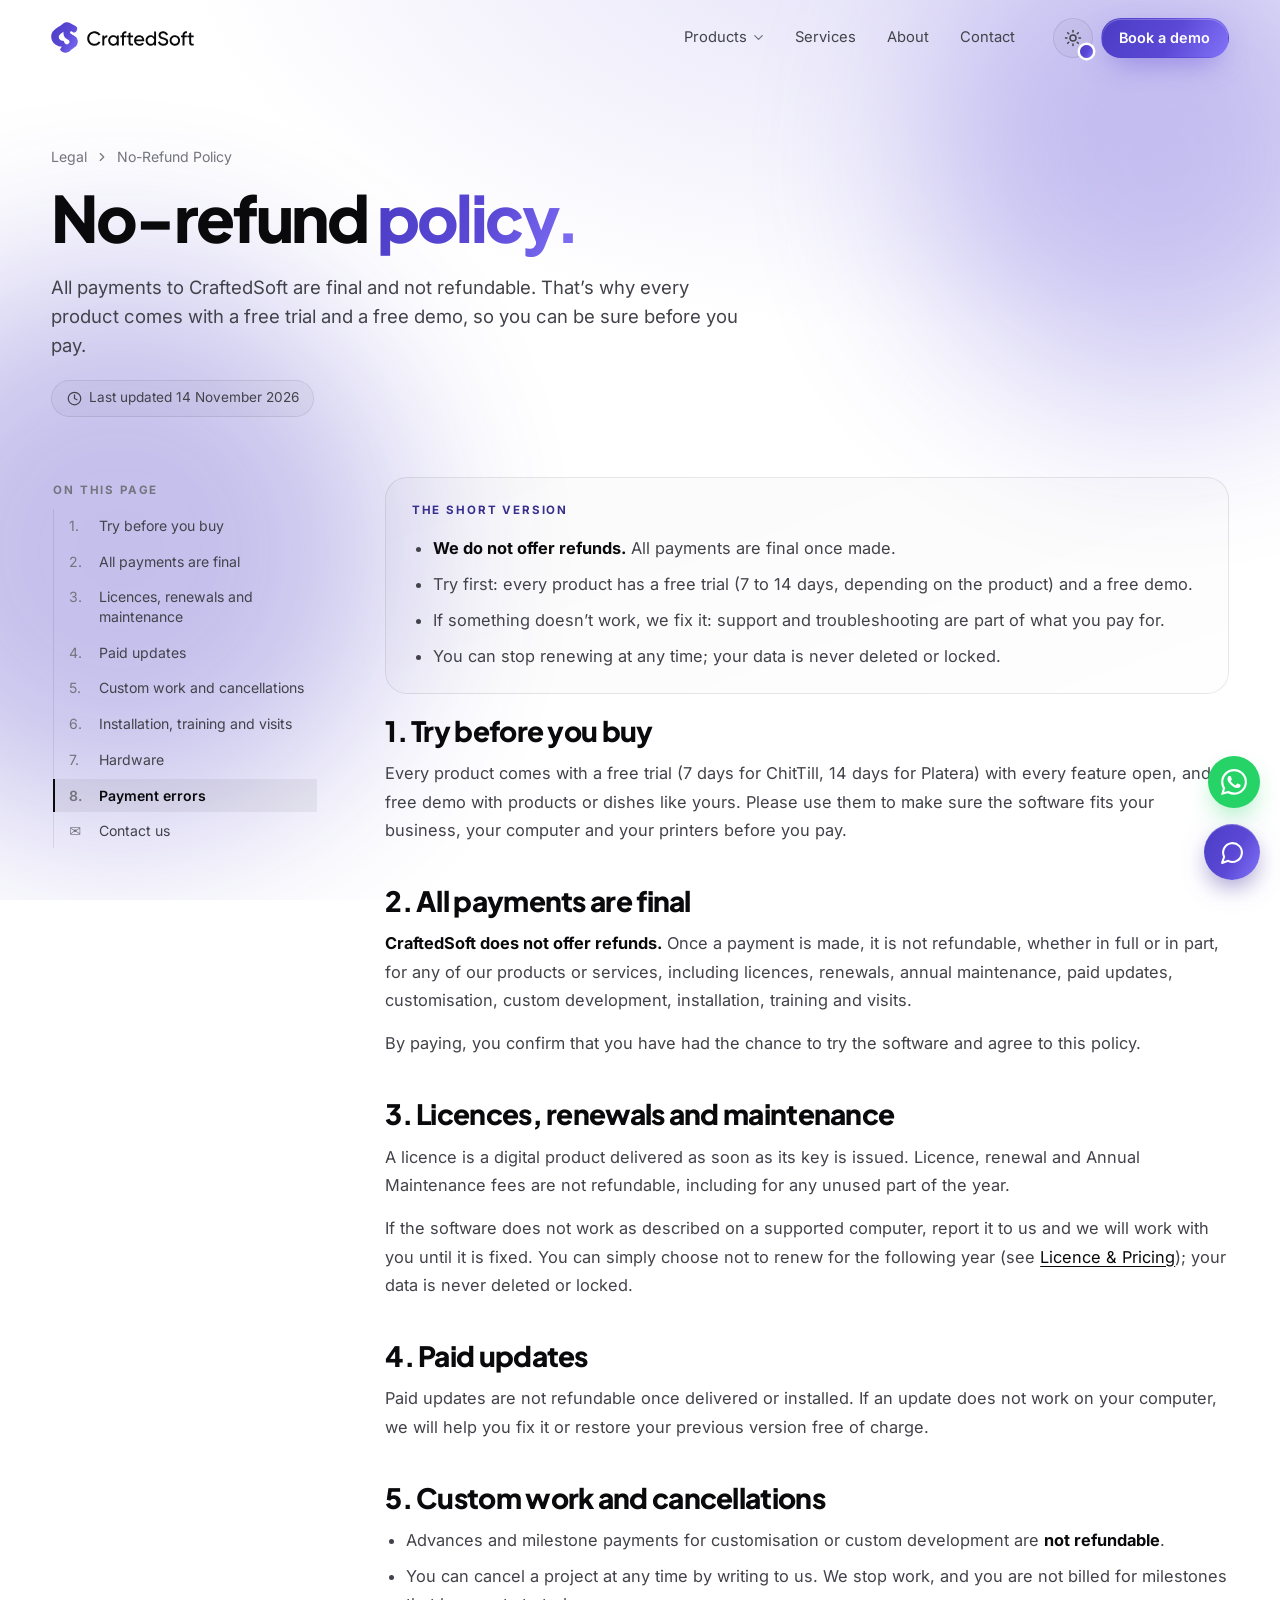
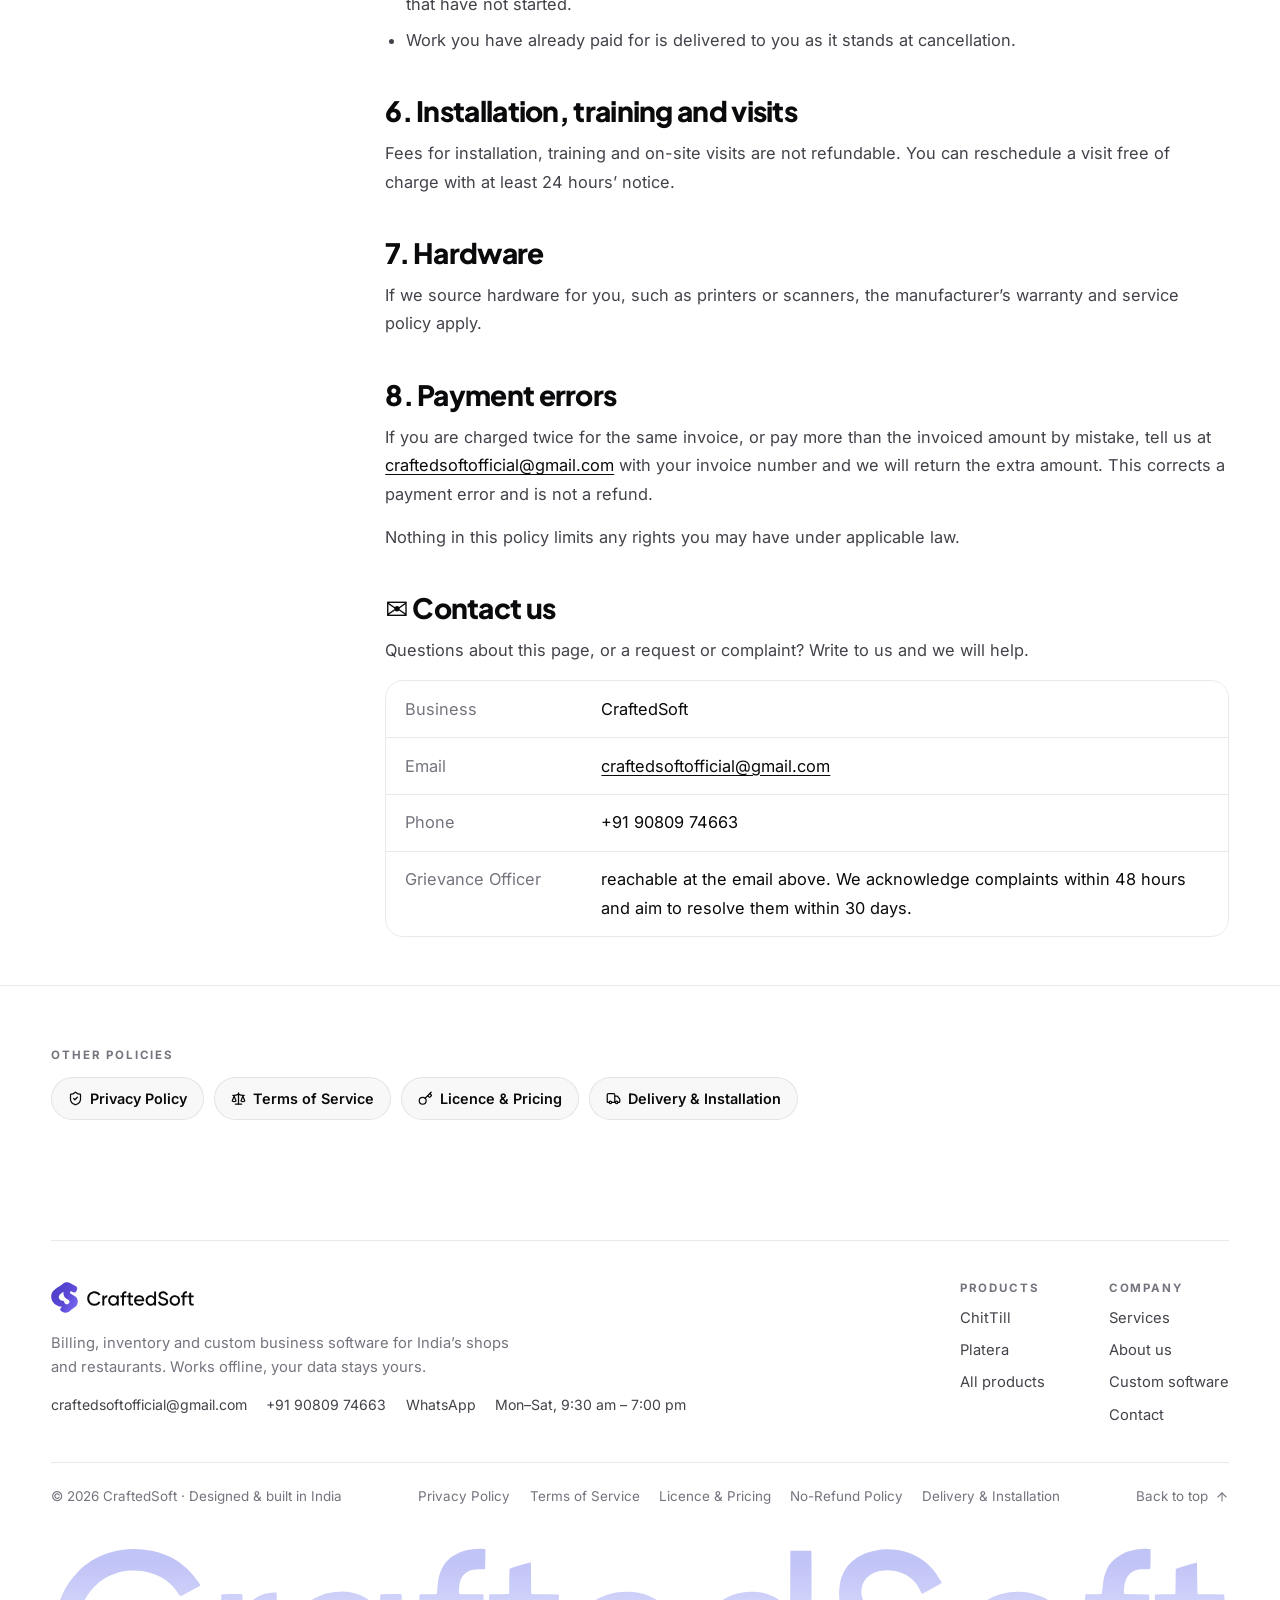
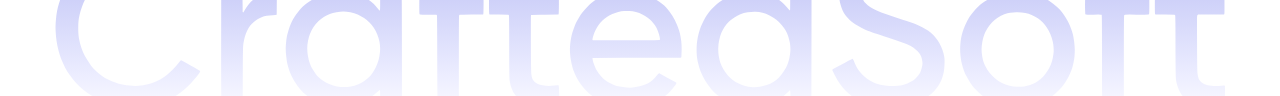
<file: legal/refunds/index.html>
<!doctype html>
<!-- Legal text: a careful starting point written for CraftedSoft, not legal advice. Have a lawyer review it before relying on it.
     Business details ({{business}}, address, jurisdiction, grievance officer…) come from `legal` in assets/js/site-data.js via tools/build.mjs. -->
<html lang="en" data-root="../../">
<head>
  <meta charset="utf-8" />
  <meta name="viewport" content="width=device-width, initial-scale=1" />
  <title>No-Refund Policy · CraftedSoft</title>
  <meta name="description" content="CraftedSoft no-refund policy: all payments for licences, maintenance, updates, custom development and installation are final. Try free first." />
  <meta name="theme-color" content="#ffffff" />
  <link rel="icon" href="../../assets/img/logo.svg" type="image/svg+xml" />
  <!-- build:boot -->
<script>(function(){var d=document.documentElement;d.classList.add('js');var s='violet';try{var k=localStorage.getItem('cs-scheme');if(["violet","mono","aurora","ocean","forest","sunset"].indexOf(k)>=0)s=k}catch(e){}d.dataset.scheme=s;try{var t=localStorage.getItem('cs-theme');if(!t)t=matchMedia('(prefers-color-scheme: dark)').matches?'dark':'light';d.dataset.theme=t}catch(e){d.dataset.theme='light'}if(location.protocol!=='file:'){var v=document.createElement('style');v.textContent='@view-transition{navigation:auto}@media (prefers-reduced-motion:reduce){@view-transition{navigation:none}}';document.head.appendChild(v)}})()</script>
<!-- /build:boot -->
  <!-- build:head -->
<meta property="og:type" content="website" />
  <meta property="og:site_name" content="CraftedSoft" />
  <meta property="og:title" content="No-Refund Policy · CraftedSoft" />
  <meta property="og:description" content="CraftedSoft no-refund policy: all payments for licences, maintenance, updates, custom development and installation are final. Try free first." />
  <meta property="og:image" content="../../assets/img/og/craftedsoft.png" />
  <meta property="og:image:width" content="1200" />
  <meta property="og:image:height" content="630" />
  <meta property="og:locale" content="en_IN" />
  <meta name="twitter:card" content="summary_large_image" />
  <link rel="apple-touch-icon" href="../../assets/img/apple-touch-icon.png" />
  <link rel="manifest" href="../../site.webmanifest" />
<!-- /build:head -->
  <link rel="stylesheet" href="../../assets/css/style.css?v=e0066e8a" />
</head>
<body data-page="legal-refunds">
  <a class="skip" href="#main">Skip to content</a>
  <!-- build:sprite -->
<svg width="0" height="0" style="position:absolute" aria-hidden="true" focusable="false"><defs><symbol id="i-arrow" viewBox="0 0 24 24"><path d="M5 12h14"/><path d="m12 5 7 7-7 7"/></symbol><symbol id="i-right" viewBox="0 0 24 24"><path d="m9 18 6-6-6-6"/></symbol><symbol id="i-down" viewBox="0 0 24 24"><path d="m6 9 6 6 6-6"/></symbol><symbol id="i-check" viewBox="0 0 24 24"><path d="M20 6 9 17l-5-5"/></symbol><symbol id="i-plus" viewBox="0 0 24 24"><path d="M5 12h14"/><path d="M12 5v14"/></symbol><symbol id="i-menu" viewBox="0 0 24 24"><line x1="4" x2="20" y1="7" y2="7"/><line x1="4" x2="20" y1="12" y2="12"/><line x1="4" x2="20" y1="17" y2="17"/></symbol><symbol id="i-x" viewBox="0 0 24 24"><path d="M18 6 6 18"/><path d="m6 6 12 12"/></symbol><symbol id="i-sun" viewBox="0 0 24 24"><circle cx="12" cy="12" r="4"/><path d="M12 2v2"/><path d="M12 20v2"/><path d="m4.93 4.93 1.41 1.41"/><path d="m17.66 17.66 1.41 1.41"/><path d="M2 12h2"/><path d="M20 12h2"/><path d="m6.34 17.66-1.41 1.41"/><path d="m19.07 4.93-1.41 1.41"/></symbol><symbol id="i-moon" viewBox="0 0 24 24"><path d="M12 3a6 6 0 0 0 9 9 9 9 0 1 1-9-9Z"/></symbol><symbol id="i-mail" viewBox="0 0 24 24"><rect width="20" height="16" x="2" y="4" rx="2"/><path d="m22 7-8.97 5.7a1.94 1.94 0 0 1-2.06 0L2 7"/></symbol><symbol id="i-phone" viewBox="0 0 24 24"><path d="M13.832 16.568a1 1 0 0 0 1.213-.303l.355-.465A2 2 0 0 1 17 15h3a2 2 0 0 1 2 2v3a2 2 0 0 1-2 2A18 18 0 0 1 2 4a2 2 0 0 1 2-2h3a2 2 0 0 1 2 2v3a2 2 0 0 1-.8 1.6l-.468.351a1 1 0 0 0-.292 1.233 14 14 0 0 0 6.392 6.384"/></symbol><symbol id="i-message" viewBox="0 0 24 24"><path d="M7.9 20A9 9 0 1 0 4 16.1L2 22Z"/></symbol><symbol id="i-pin" viewBox="0 0 24 24"><path d="M20 10c0 4.993-5.539 10.193-7.399 11.799a1 1 0 0 1-1.202 0C9.539 20.193 4 14.993 4 10a8 8 0 0 1 16 0"/><circle cx="12" cy="10" r="3"/></symbol><symbol id="i-clock" viewBox="0 0 24 24"><circle cx="12" cy="12" r="10"/><path d="M12 6v6l4 2"/></symbol><symbol id="i-wifioff" viewBox="0 0 24 24"><path d="M12 20h.01"/><path d="M8.5 16.429a5 5 0 0 1 7 0"/><path d="M5 12.859a10 10 0 0 1 5.17-2.69"/><path d="M19 12.859a10 10 0 0 0-2.007-1.523"/><path d="M2 8.82a15 15 0 0 1 4.177-2.643"/><path d="M22 8.82a15 15 0 0 0-11.288-3.764"/><path d="m2 2 20 20"/></symbol><symbol id="i-shield" viewBox="0 0 24 24"><path d="M20 13c0 5-3.5 7.5-7.66 8.95a1 1 0 0 1-.67-.01C7.5 20.5 4 18 4 13V6a1 1 0 0 1 1-1c2 0 4.5-1.2 6.24-2.72a1.17 1.17 0 0 1 1.52 0C14.51 3.81 17 5 19 5a1 1 0 0 1 1 1z"/><path d="m9 12 2 2 4-4"/></symbol><symbol id="i-headset" viewBox="0 0 24 24"><path d="M3 11h3a2 2 0 0 1 2 2v3a2 2 0 0 1-2 2H5a2 2 0 0 1-2-2v-5Zm0 0a9 9 0 1 1 18 0m0 0v5a2 2 0 0 1-2 2h-1a2 2 0 0 1-2-2v-3a2 2 0 0 1 2-2h3Z"/><path d="M21 16v2a4 4 0 0 1-4 4h-5"/></symbol><symbol id="i-grad" viewBox="0 0 24 24"><path d="M21.42 10.922a1 1 0 0 0-.019-1.838L12.83 5.18a2 2 0 0 0-1.66 0L2.6 9.08a1 1 0 0 0 0 1.832l8.57 3.908a2 2 0 0 0 1.66 0z"/><path d="M22 10v6"/><path d="M6 12.5V16a6 3 0 0 0 12 0v-3.5"/></symbol><symbol id="i-refresh" viewBox="0 0 24 24"><path d="M3 12a9 9 0 0 1 9-9 9.75 9.75 0 0 1 6.74 2.74L21 8"/><path d="M21 3v5h-5"/><path d="M21 12a9 9 0 0 1-9 9 9.75 9.75 0 0 1-6.74-2.74L3 16"/><path d="M8 16H3v5"/></symbol><symbol id="i-zap" viewBox="0 0 24 24"><path d="M4 14a1 1 0 0 1-.78-1.63l9.9-10.2a.5.5 0 0 1 .86.46l-1.92 6.02A1 1 0 0 0 13 10h7a1 1 0 0 1 .78 1.63l-9.9 10.2a.5.5 0 0 1-.86-.46l1.92-6.02A1 1 0 0 0 11 14z"/></symbol><symbol id="i-grid" viewBox="0 0 24 24"><rect width="7" height="7" x="3" y="3" rx="1"/><rect width="7" height="7" x="14" y="3" rx="1"/><rect width="7" height="7" x="14" y="14" rx="1"/><rect width="7" height="7" x="3" y="14" rx="1"/></symbol><symbol id="i-undo" viewBox="0 0 24 24"><path d="M9 14 4 9l5-5"/><path d="M4 9h10.5a5.5 5.5 0 0 1 5.5 5.5a5.5 5.5 0 0 1-5.5 5.5H11"/></symbol><symbol id="i-pause" viewBox="0 0 24 24"><circle cx="12" cy="12" r="10"/><line x1="10" x2="10" y1="15" y2="9"/><line x1="14" x2="14" y1="15" y2="9"/></symbol><symbol id="i-cart" viewBox="0 0 24 24"><circle cx="8" cy="21" r="1"/><circle cx="19" cy="21" r="1"/><path d="M2.05 2.05h2l2.66 12.42a2 2 0 0 0 2 1.58h9.78a2 2 0 0 0 1.95-1.57l1.65-7.43H5.12"/></symbol><symbol id="i-users" viewBox="0 0 24 24"><path d="M16 21v-2a4 4 0 0 0-4-4H6a4 4 0 0 0-4 4v2"/><circle cx="9" cy="7" r="4"/><path d="M22 21v-2a4 4 0 0 0-3-3.87"/><path d="M16 3.13a4 4 0 0 1 0 7.75"/></symbol><symbol id="i-db" viewBox="0 0 24 24"><ellipse cx="12" cy="5" rx="9" ry="3"/><path d="M3 5V19A9 3 0 0 0 21 19V5"/><path d="M3 12A9 3 0 0 0 21 12"/></symbol><symbol id="i-printer" viewBox="0 0 24 24"><path d="M6 18H4a2 2 0 0 1-2-2v-5a2 2 0 0 1 2-2h16a2 2 0 0 1 2 2v5a2 2 0 0 1-2 2h-2"/><path d="M6 9V3a1 1 0 0 1 1-1h10a1 1 0 0 1 1 1v6"/><rect x="6" y="14" width="12" height="8" rx="1"/></symbol><symbol id="i-wallet" viewBox="0 0 24 24"><path d="M19 7V4a1 1 0 0 0-1-1H5a2 2 0 0 0 0 4h15a1 1 0 0 1 1 1v4h-3a2 2 0 0 0 0 4h3a1 1 0 0 0 1-1v-2a1 1 0 0 0-1-1"/><path d="M3 5v14a2 2 0 0 0 2 2h15a1 1 0 0 0 1-1v-4"/></symbol><symbol id="i-files" viewBox="0 0 24 24"><path d="M20 7h-3a2 2 0 0 1-2-2V2"/><path d="M9 18a2 2 0 0 1-2-2V4a2 2 0 0 1 2-2h7l4 4v10a2 2 0 0 1-2 2Z"/><path d="M3 7.6v12.8A1.6 1.6 0 0 0 4.6 22h9.8"/></symbol><symbol id="i-percent" viewBox="0 0 24 24"><line x1="19" x2="5" y1="5" y2="19"/><circle cx="6.5" cy="6.5" r="2.5"/><circle cx="17.5" cy="17.5" r="2.5"/></symbol><symbol id="i-landmark" viewBox="0 0 24 24"><line x1="3" x2="21" y1="22" y2="22"/><line x1="6" x2="6" y1="18" y2="11"/><line x1="10" x2="10" y1="18" y2="11"/><line x1="14" x2="14" y1="18" y2="11"/><line x1="18" x2="18" y1="18" y2="11"/><polygon points="12 2 20 7 4 7"/></symbol><symbol id="i-monitor" viewBox="0 0 24 24"><rect width="20" height="14" x="2" y="3" rx="2"/><line x1="8" x2="16" y1="21" y2="21"/><line x1="12" x2="12" y1="17" y2="21"/></symbol><symbol id="i-sparkles" viewBox="0 0 24 24"><path d="M9.937 15.5A2 2 0 0 0 8.5 14.063l-6.135-1.582a.5.5 0 0 1 0-.962L8.5 9.936A2 2 0 0 0 9.937 8.5l1.582-6.135a.5.5 0 0 1 .963 0L14.063 8.5A2 2 0 0 0 15.5 9.937l6.135 1.581a.5.5 0 0 1 0 .964L15.5 14.063a2 2 0 0 0-1.437 1.437l-1.582 6.135a.5.5 0 0 1-.963 0z"/></symbol><symbol id="i-calendar" viewBox="0 0 24 24"><path d="M8 2v4"/><path d="M16 2v4"/><rect width="18" height="18" x="3" y="4" rx="2"/><path d="M3 10h18"/></symbol><symbol id="i-layers" viewBox="0 0 24 24"><path d="m12.83 2.18a2 2 0 0 0-1.66 0L2.6 6.08a1 1 0 0 0 0 1.83l8.58 3.91a2 2 0 0 0 1.66 0l8.58-3.9a1 1 0 0 0 0-1.83Z"/><path d="m22 17.65-9.17 4.16a2 2 0 0 1-1.66 0L2 17.65"/><path d="m22 12.65-9.17 4.16a2 2 0 0 1-1.66 0L2 12.65"/></symbol><symbol id="i-store" viewBox="0 0 24 24"><path d="m2 7 4.41-4.41A2 2 0 0 1 7.83 2h8.34a2 2 0 0 1 1.42.59L22 7"/><path d="M4 12v8a2 2 0 0 0 2 2h12a2 2 0 0 0 2-2v-8"/><path d="M15 22v-4a2 2 0 0 0-2-2h-2a2 2 0 0 0-2 2v4"/><path d="M2 7h20"/><path d="M22 7v3a2 2 0 0 1-2 2a2.7 2.7 0 0 1-1.59-.63.7.7 0 0 0-.82 0A2.7 2.7 0 0 1 16 12a2.7 2.7 0 0 1-1.59-.63.7.7 0 0 0-.82 0A2.7 2.7 0 0 1 12 12a2.7 2.7 0 0 1-1.59-.63.7.7 0 0 0-.82 0A2.7 2.7 0 0 1 8 12a2.7 2.7 0 0 1-1.59-.63.7.7 0 0 0-.82 0A2.7 2.7 0 0 1 4 12a2 2 0 0 1-2-2V7"/></symbol><symbol id="i-whatsapp" viewBox="0 0 24 24"><path fill="currentColor" stroke="none" d="M17.472 14.382c-.297-.149-1.758-.867-2.03-.967-.273-.099-.471-.148-.67.15-.197.297-.767.966-.94 1.164-.173.199-.347.223-.644.075-.297-.15-1.255-.463-2.39-1.475-.883-.788-1.48-1.761-1.653-2.059-.173-.297-.018-.458.13-.606.134-.133.298-.347.446-.52.149-.174.198-.298.298-.497.099-.198.05-.371-.025-.52-.075-.149-.669-1.612-.916-2.207-.242-.579-.487-.5-.669-.51-.173-.008-.371-.01-.57-.01-.198 0-.52.074-.792.372-.272.297-1.04 1.016-1.04 2.479 0 1.462 1.065 2.875 1.213 3.074.149.198 2.096 3.2 5.077 4.487.709.306 1.262.489 1.694.625.712.227 1.36.195 1.871.118.571-.085 1.758-.719 2.006-1.413.248-.694.248-1.289.173-1.413-.074-.124-.272-.198-.57-.347m-5.421 7.403h-.004a9.87 9.87 0 0 1-5.031-1.378l-.361-.214-3.741.982.998-3.648-.235-.374a9.86 9.86 0 0 1-1.51-5.26c.001-5.45 4.436-9.884 9.888-9.884 2.64 0 5.122 1.03 6.988 2.898a9.825 9.825 0 0 1 2.893 6.994c-.003 5.45-4.437 9.884-9.885 9.884m8.413-18.297A11.815 11.815 0 0 0 12.05 0C5.495 0 .16 5.335.157 11.892c0 2.096.547 4.142 1.588 5.945L.057 24l6.305-1.654a11.882 11.882 0 0 0 5.683 1.448h.005c6.554 0 11.89-5.335 11.893-11.893a11.821 11.821 0 0 0-3.48-8.413Z"/></symbol><symbol id="i-file" viewBox="0 0 24 24"><path d="M15 2H6a2 2 0 0 0-2 2v16a2 2 0 0 0 2 2h12a2 2 0 0 0 2-2V7Z"/><path d="M14 2v4a2 2 0 0 0 2 2h4"/><path d="M10 9H8"/><path d="M16 13H8"/><path d="M16 17H8"/></symbol><symbol id="i-key" viewBox="0 0 24 24"><path d="m15.5 7.5 2.3 2.3a1 1 0 0 0 1.4 0l2.1-2.1a1 1 0 0 0 0-1.4L19 4"/><path d="m21 2-9.6 9.6"/><circle cx="7.5" cy="15.5" r="5.5"/></symbol><symbol id="i-scale" viewBox="0 0 24 24"><path d="m16 16 3-8 3 8c-.87.65-1.92 1-3 1s-2.13-.35-3-1Z"/><path d="m2 16 3-8 3 8c-.87.65-1.92 1-3 1s-2.13-.35-3-1Z"/><path d="M7 21h10"/><path d="M12 3v18"/><path d="M3 7h2c2 0 5-1 7-2 2 1 5 2 7 2h2"/></symbol><symbol id="i-truck" viewBox="0 0 24 24"><path d="M14 18V6a2 2 0 0 0-2-2H4a2 2 0 0 0-2 2v11a1 1 0 0 0 1 1h2"/><path d="M15 18H9"/><path d="M19 18h2a1 1 0 0 0 1-1v-3.65a1 1 0 0 0-.22-.624l-3.48-4.35A1 1 0 0 0 17.52 8H14"/><circle cx="17" cy="18" r="2"/><circle cx="7" cy="18" r="2"/></symbol><symbol id="i-linkedin" viewBox="0 0 24 24"><path d="M16 8a6 6 0 0 1 6 6v7h-4v-7a2 2 0 0 0-2-2 2 2 0 0 0-2 2v7h-4v-7a6 6 0 0 1 6-6z"/><rect width="4" height="12" x="2" y="9"/><circle cx="4" cy="4" r="2"/></symbol><symbol id="i-github" viewBox="0 0 24 24"><path d="M15 22v-4a4.8 4.8 0 0 0-1-3.5c3 0 6-2 6-5.5.08-1.25-.27-2.48-1-3.5.28-1.15.28-2.35 0-3.5 0 0-1 0-3 1.5-2.64-.5-5.36-.5-8 0C6 2 5 2 5 2c-.3 1.15-.3 2.35 0 3.5A5.403 5.403 0 0 0 4 9c0 3.5 3 5.5 6 5.5-.39.49-.68 1.05-.85 1.65-.17.6-.22 1.23-.15 1.85v4"/><path d="M9 18c-4.51 2-5-2-7-2"/></symbol><symbol id="i-search" viewBox="0 0 24 24"><circle cx="11" cy="11" r="8"/><path d="m21 21-4.3-4.3"/></symbol><symbol id="i-download" viewBox="0 0 24 24"><path d="M12 15V3"/><path d="M21 15v4a2 2 0 0 1-2 2H5a2 2 0 0 1-2-2v-4"/><path d="m7 10 5 5 5-5"/></symbol><symbol id="i-star" viewBox="0 0 24 24"><path d="M11.525 2.295a.53.53 0 0 1 .95 0l2.31 4.679a2.123 2.123 0 0 0 1.595 1.16l5.166.756a.53.53 0 0 1 .294.904l-3.736 3.638a2.123 2.123 0 0 0-.611 1.878l.882 5.14a.53.53 0 0 1-.771.56l-4.618-2.428a2.122 2.122 0 0 0-1.973 0L6.396 21.01a.53.53 0 0 1-.77-.56l.881-5.139a2.122 2.122 0 0 0-.611-1.879L2.16 9.795a.53.53 0 0 1 .294-.906l5.165-.755a2.122 2.122 0 0 0 1.597-1.16z"/></symbol><symbol id="i-scan" viewBox="0 0 24 24"><path d="M3 7V5a2 2 0 0 1 2-2h2"/><path d="M17 3h2a2 2 0 0 1 2 2v2"/><path d="M21 17v2a2 2 0 0 1-2 2h-2"/><path d="M7 21H5a2 2 0 0 1-2-2v-2"/><path d="M8 7v10"/><path d="M12 7v10"/><path d="M17 7v10"/></symbol><symbol id="i-send" viewBox="0 0 24 24"><path d="M14.536 21.686a.5.5 0 0 0 .937-.024l6.5-19a.496.496 0 0 0-.635-.635l-19 6.5a.5.5 0 0 0-.024.937l7.93 3.18a2 2 0 0 1 1.112 1.11z"/><path d="m21.854 2.147-10.94 10.939"/></symbol></defs></svg>
<!-- /build:sprite -->
  <div class="aurora" aria-hidden="true"><span></span><span></span><span></span></div>
  <!-- build:header -->
<header class="nav" id="hdr">
    <div class="nav-in">
      <a class="brand" href="../../" aria-label="CraftedSoft home"><span class="logo-mark" aria-hidden="true"></span><span class="logo-word" aria-hidden="true"></span></a>
      <nav class="nav-links" aria-label="Main"><div class="pmenu">
        <button type="button" class="pmenu-btn" aria-expanded="false" aria-controls="pmenu-panel"><span>Products</span><svg class="i" aria-hidden="true"><use href="#i-down"/></svg></button>
        <div class="pmenu-panel" id="pmenu-panel" hidden>
          <div class="pmenu-list"><div class="pmenu-head">Products</div><a class="pmenu-item" href="../../products/chittill/" data-i="0" style="--pc:#5b49d6"><img src="../../assets/img/chittill/chittill-icon.webp" alt="" width="34" height="34"><span><b>ChitTill</b><small>For shops</small></span></a><a class="pmenu-item" href="../../products/platera/" data-i="1" style="--pc:#f26b1d"><img src="../../assets/img/platera/platera-icon.webp" alt="" width="34" height="34"><span><b>Platera</b><small>For restaurants</small></span></a><div class="pmenu-sep"></div><a class="pmenu-extra" href="../../products/"><i><svg class="i" aria-hidden="true"><use href="#i-grid"/></svg></i>All products</a><a class="pmenu-extra" href="../../contact/?interest=custom"><i><svg class="i" aria-hidden="true"><use href="#i-plus"/></svg></i>Custom software</a></div>
          <div class="pmenu-preview"><div class="pmenu-pane" data-i="0" style="--pc:#5b49d6" hidden><img src="../../assets/img/chittill/dashboard-sm.webp" alt="" loading="lazy" width="1440" height="900"><b>ChitTill · Billing made for clothing stores</b><ul><li>Keyboard-first counter</li><li>Stock by size &amp; colour</li><li>GST done right</li></ul><a class="pmenu-go" href="../../products/chittill/">Explore ChitTill <svg class="i" aria-hidden="true"><use href="#i-arrow"/></svg></a></div><div class="pmenu-pane" data-i="1" style="--pc:#f26b1d" hidden><img src="../../assets/img/platera/tables-sm.webp" alt="" loading="lazy" width="1440" height="900"><b>Platera · Billing made for restaurants</b><ul><li>Tables &amp; KOTs</li><li>Kitchen screen</li><li>Captain app &amp; table QR</li></ul><a class="pmenu-go" href="../../products/platera/">Explore Platera <svg class="i" aria-hidden="true"><use href="#i-arrow"/></svg></a></div></div>
        </div>
      </div><a href="../../services/">Services</a><a href="../../about/">About</a><a href="../../contact/">Contact</a></nav>
      <div class="nav-act">
        <div class="appdd">
          <button type="button" class="icon-btn appbtn" aria-expanded="false" aria-controls="apppop" aria-label="Appearance: mode and colour" title="Appearance"><svg class="i i-sun" aria-hidden="true"><use href="#i-sun"/></svg><svg class="i i-moon" aria-hidden="true"><use href="#i-moon"/></svg><span class="appbtn__dot" aria-hidden="true"></span></button>
          <div class="apppop" id="apppop" role="dialog" aria-label="Appearance" hidden>
            <div class="apppop__head"><b>Appearance</b><small>Saved on this device</small></div>
            <div class="appear__label">Mode</div><div class="appear__seg" role="group" aria-label="Mode"><button type="button" data-mode-pick="light" aria-pressed="false"><svg class="i" aria-hidden="true"><use href="#i-sun"/></svg><span>Light</span></button><button type="button" data-mode-pick="dark" aria-pressed="false"><svg class="i" aria-hidden="true"><use href="#i-moon"/></svg><span>Dark</span></button><button type="button" data-mode-pick="auto" aria-pressed="true"><svg class="i" aria-hidden="true"><use href="#i-monitor"/></svg><span>Auto</span></button></div><div class="appear__label">Colour</div><div class="appear__grid" role="group" aria-label="Colour scheme"><button type="button" class="appear__sw" data-scheme-pick="violet" style="--sw:linear-gradient(135deg, #4b3cc4, #5b49d6 55%, #8b7cff)" aria-pressed="true"><span class="appear__pv" aria-hidden="true"><i></i><i></i><i></i><i></i></span><span class="appear__name">Violet</span><span class="appear__tick" aria-hidden="true"><svg class="i" aria-hidden="true"><use href="#i-check"/></svg></span></button><button type="button" class="appear__sw" data-scheme-pick="mono" style="--sw:var(--text)" aria-pressed="false"><span class="appear__pv" aria-hidden="true"><i></i><i></i><i></i><i></i></span><span class="appear__name">Mono</span><span class="appear__tick" aria-hidden="true"><svg class="i" aria-hidden="true"><use href="#i-check"/></svg></span></button><button type="button" class="appear__sw" data-scheme-pick="aurora" style="--sw:linear-gradient(135deg, #6d5dfc, #c056f5 55%, #ff6fa8)" aria-pressed="false"><span class="appear__pv" aria-hidden="true"><i></i><i></i><i></i><i></i></span><span class="appear__name">Aurora</span><span class="appear__tick" aria-hidden="true"><svg class="i" aria-hidden="true"><use href="#i-check"/></svg></span></button><button type="button" class="appear__sw" data-scheme-pick="ocean" style="--sw:linear-gradient(135deg, #0ea5e9, #6366f1 55%, #a855f7)" aria-pressed="false"><span class="appear__pv" aria-hidden="true"><i></i><i></i><i></i><i></i></span><span class="appear__name">Ocean</span><span class="appear__tick" aria-hidden="true"><svg class="i" aria-hidden="true"><use href="#i-check"/></svg></span></button><button type="button" class="appear__sw" data-scheme-pick="forest" style="--sw:linear-gradient(135deg, #10b981, #14b8a6 55%, #0ea5e9)" aria-pressed="false"><span class="appear__pv" aria-hidden="true"><i></i><i></i><i></i><i></i></span><span class="appear__name">Forest</span><span class="appear__tick" aria-hidden="true"><svg class="i" aria-hidden="true"><use href="#i-check"/></svg></span></button><button type="button" class="appear__sw" data-scheme-pick="sunset" style="--sw:linear-gradient(135deg, #f59e0b, #f43f5e 55%, #ec4899)" aria-pressed="false"><span class="appear__pv" aria-hidden="true"><i></i><i></i><i></i><i></i></span><span class="appear__name">Sunset</span><span class="appear__tick" aria-hidden="true"><svg class="i" aria-hidden="true"><use href="#i-check"/></svg></span></button></div>
            <div class="apppop__foot"><button type="button" data-appear-reset><svg class="i" aria-hidden="true"><use href="#i-refresh"/></svg>Reset to default</button></div>
          </div>
        </div>
        <a class="btn btn-primary btn-sm nav-cta" href="../../contact/?interest=demo">Book a demo</a>
        <button type="button" class="nav-menu" aria-label="Open menu" aria-expanded="false" aria-controls="mnav"><span></span><span></span></button>
      </div>
    </div>
    <div class="mnav" id="mnav">
      <div class="mnav__links"><a href="../../">Home</a><a href="../../products/">Products</a><a href="../../services/">Services</a><a href="../../about/">About</a><a href="../../contact/">Contact</a></div>
      <div class="mnav__prods"><a href="../../products/chittill/"><img src="../../assets/img/chittill/chittill-icon.webp" alt="" width="38" height="38"><span><b>ChitTill</b><small>Billing made for clothing stores</small></span></a><a href="../../products/platera/"><img src="../../assets/img/platera/platera-icon.webp" alt="" width="38" height="38"><span><b>Platera</b><small>Billing made for restaurants</small></span></a></div>
      <div class="mnav__appear"><div class="mnav__appear-head"><b>Appearance</b><button type="button" data-appear-reset>Reset</button></div><div class="appear__label">Mode</div><div class="appear__seg" role="group" aria-label="Mode"><button type="button" data-mode-pick="light" aria-pressed="false"><svg class="i" aria-hidden="true"><use href="#i-sun"/></svg><span>Light</span></button><button type="button" data-mode-pick="dark" aria-pressed="false"><svg class="i" aria-hidden="true"><use href="#i-moon"/></svg><span>Dark</span></button><button type="button" data-mode-pick="auto" aria-pressed="true"><svg class="i" aria-hidden="true"><use href="#i-monitor"/></svg><span>Auto</span></button></div><div class="appear__label">Colour</div><div class="appear__grid" role="group" aria-label="Colour scheme"><button type="button" class="appear__sw" data-scheme-pick="violet" style="--sw:linear-gradient(135deg, #4b3cc4, #5b49d6 55%, #8b7cff)" aria-pressed="true"><span class="appear__pv" aria-hidden="true"><i></i><i></i><i></i><i></i></span><span class="appear__name">Violet</span><span class="appear__tick" aria-hidden="true"><svg class="i" aria-hidden="true"><use href="#i-check"/></svg></span></button><button type="button" class="appear__sw" data-scheme-pick="mono" style="--sw:var(--text)" aria-pressed="false"><span class="appear__pv" aria-hidden="true"><i></i><i></i><i></i><i></i></span><span class="appear__name">Mono</span><span class="appear__tick" aria-hidden="true"><svg class="i" aria-hidden="true"><use href="#i-check"/></svg></span></button><button type="button" class="appear__sw" data-scheme-pick="aurora" style="--sw:linear-gradient(135deg, #6d5dfc, #c056f5 55%, #ff6fa8)" aria-pressed="false"><span class="appear__pv" aria-hidden="true"><i></i><i></i><i></i><i></i></span><span class="appear__name">Aurora</span><span class="appear__tick" aria-hidden="true"><svg class="i" aria-hidden="true"><use href="#i-check"/></svg></span></button><button type="button" class="appear__sw" data-scheme-pick="ocean" style="--sw:linear-gradient(135deg, #0ea5e9, #6366f1 55%, #a855f7)" aria-pressed="false"><span class="appear__pv" aria-hidden="true"><i></i><i></i><i></i><i></i></span><span class="appear__name">Ocean</span><span class="appear__tick" aria-hidden="true"><svg class="i" aria-hidden="true"><use href="#i-check"/></svg></span></button><button type="button" class="appear__sw" data-scheme-pick="forest" style="--sw:linear-gradient(135deg, #10b981, #14b8a6 55%, #0ea5e9)" aria-pressed="false"><span class="appear__pv" aria-hidden="true"><i></i><i></i><i></i><i></i></span><span class="appear__name">Forest</span><span class="appear__tick" aria-hidden="true"><svg class="i" aria-hidden="true"><use href="#i-check"/></svg></span></button><button type="button" class="appear__sw" data-scheme-pick="sunset" style="--sw:linear-gradient(135deg, #f59e0b, #f43f5e 55%, #ec4899)" aria-pressed="false"><span class="appear__pv" aria-hidden="true"><i></i><i></i><i></i><i></i></span><span class="appear__name">Sunset</span><span class="appear__tick" aria-hidden="true"><svg class="i" aria-hidden="true"><use href="#i-check"/></svg></span></button></div></div>
      <a class="btn btn-primary btn-lg" href="../../contact/?interest=demo">Book a free demo <svg class="i" aria-hidden="true"><use href="#i-arrow"/></svg></a>
    </div>
  </header>
<!-- /build:header -->

  <main id="main">
    <section class="legal-hero">
      <div class="wrap legal-hero__in">
        <nav class="crumbs" aria-label="Breadcrumb"><a href="../">Legal</a><svg class="i"><use href="#i-right"/></svg><span aria-current="page">No-Refund Policy</span></nav>
        <h1 class="display">No-refund <span class="grad">policy.</span></h1>
        <p class="lead">All payments to CraftedSoft are final and not refundable. That’s why every product comes with a free trial and a free demo, so you can be sure before you pay.</p>
        <p class="legal-meta"><svg class="i"><use href="#i-clock"/></svg>Last updated <!-- build:v-updated -->14 November 2026<!-- /build:v-updated --></p>
      </div>
    </section>

    <section class="section legal-body">
      <div class="wrap legal">
        <aside class="legal-toc" aria-label="On this page">
          <p class="legal-toc__label">On this page</p>
          <nav><a href="#try-first"><span>1.</span>Try before you buy</a><a href="#no-refunds"><span>2.</span>All payments are final</a><a href="#licences"><span>3.</span>Licences, renewals and maintenance</a><a href="#updates"><span>4.</span>Paid updates</a><a href="#custom"><span>5.</span>Custom work and cancellations</a><a href="#visits"><span>6.</span>Installation, training and visits</a><a href="#hardware"><span>7.</span>Hardware</a><a href="#payment-errors"><span>8.</span>Payment errors</a><a href="#contact-us"><span>✉</span>Contact us</a></nav>
        </aside>
        <article class="prose">
          <div class="legal-short">
            <p class="legal-short__label">The short version</p>
            <ul><li><b>We do not offer refunds.</b> All payments are final once made.</li><li>Try first: every product has a free trial (7 to 14 days, depending on the product) and a free demo.</li><li>If something doesn’t work, we fix it: support and troubleshooting are part of what you pay for.</li><li>You can stop renewing at any time; your data is never deleted or locked.</li></ul>
          </div>
<section id="try-first" class="legal-sec-block"><h2><span>1.</span> Try before you buy</h2>
<p>Every product comes with a free trial (7 days for ChitTill, 14 days for Platera) with every feature open, and a free demo with products or dishes like yours. Please use them to make sure the software fits your business, your computer and your printers before you pay.</p>
</section>
<section id="no-refunds" class="legal-sec-block"><h2><span>2.</span> All payments are final</h2>
<p><b>CraftedSoft does not offer refunds.</b> Once a payment is made, it is not refundable, whether in full or in part, for any of our products or services, including licences, renewals, annual maintenance, paid updates, customisation, custom development, installation, training and visits.</p>
<p>By paying, you confirm that you have had the chance to try the software and agree to this policy.</p>
</section>
<section id="licences" class="legal-sec-block"><h2><span>3.</span> Licences, renewals and maintenance</h2>
<p>A licence is a digital product delivered as soon as its key is issued. Licence, renewal and Annual Maintenance fees are not refundable, including for any unused part of the year.</p>
<p>If the software does not work as described on a supported computer, report it to us and we will work with you until it is fixed. You can simply choose not to renew for the following year (see <a href="../licence/">Licence &amp; Pricing</a>); your data is never deleted or locked.</p>
</section>
<section id="updates" class="legal-sec-block"><h2><span>4.</span> Paid updates</h2>
<p>Paid updates are not refundable once delivered or installed. If an update does not work on your computer, we will help you fix it or restore your previous version free of charge.</p>
</section>
<section id="custom" class="legal-sec-block"><h2><span>5.</span> Custom work and cancellations</h2>
<ul>
<li>Advances and milestone payments for customisation or custom development are <b>not refundable</b>.</li>
<li>You can cancel a project at any time by writing to us. We stop work, and you are not billed for milestones that have not started.</li>
<li>Work you have already paid for is delivered to you as it stands at cancellation.</li>
</ul>
</section>
<section id="visits" class="legal-sec-block"><h2><span>6.</span> Installation, training and visits</h2>
<p>Fees for installation, training and on-site visits are not refundable. You can reschedule a visit free of charge with at least 24 hours’ notice.</p>
</section>
<section id="hardware" class="legal-sec-block"><h2><span>7.</span> Hardware</h2>
<p>If we source hardware for you, such as printers or scanners, the manufacturer’s warranty and service policy apply.</p>
</section>
<section id="payment-errors" class="legal-sec-block"><h2><span>8.</span> Payment errors</h2>
<p>If you are charged twice for the same invoice, or pay more than the invoiced amount by mistake, tell us at <!-- build:v-email --><a href="mailto:craftedsoftofficial@gmail.com">craftedsoftofficial@gmail.com</a><!-- /build:v-email --> with your invoice number and we will return the extra amount. This corrects a payment error and is not a refund.</p>
<p>Nothing in this policy limits any rights you may have under applicable law.</p>
</section>
<section id="contact-us" class="legal-sec-block"><h2><span>✉</span> Contact us</h2>
<p>Questions about this page, or a request or complaint? Write to us and we will help.</p>
<!-- build:legal-contact -->
<dl class="legal-contact"><div><dt>Business</dt><dd>CraftedSoft</dd></div><div><dt>Email</dt><dd><a href="mailto:craftedsoftofficial@gmail.com">craftedsoftofficial@gmail.com</a></dd></div><div><dt>Phone</dt><dd>+91 90809 74663</dd></div><div><dt>Grievance Officer</dt><dd>reachable at the email above. We acknowledge complaints within 48 hours and aim to resolve them within 30 days.</dd></div></dl>
<!-- /build:legal-contact -->
</section>
        </article>
      </div>
    </section>

    <section class="section section--soft section--tight legal-more">
      <div class="wrap">
        <!-- build:legal-more -->
<p class="legal-more__label">Other policies</p><div class="legal-more__links"><a href="../../legal/privacy/"><svg class="i" aria-hidden="true"><use href="#i-shield"/></svg>Privacy Policy</a><a href="../../legal/terms/"><svg class="i" aria-hidden="true"><use href="#i-scale"/></svg>Terms of Service</a><a href="../../legal/licence/"><svg class="i" aria-hidden="true"><use href="#i-key"/></svg>Licence & Pricing</a><a href="../../legal/delivery/"><svg class="i" aria-hidden="true"><use href="#i-truck"/></svg>Delivery & Installation</a></div>
<!-- /build:legal-more -->
      </div>
    </section>
  </main>

  <!-- build:footer -->
<footer class="footer">
    <div class="f-top">
      <div class="f-brand">
        <a class="brand" href="../../" aria-label="CraftedSoft home"><span class="logo-mark" aria-hidden="true"></span><span class="logo-word" aria-hidden="true"></span></a>
        <p>Billing, inventory and custom business software for India’s shops and restaurants. Works offline, your data stays yours.</p>
        <div class="f-reach"><a href="mailto:craftedsoftofficial@gmail.com">craftedsoftofficial@gmail.com</a><a href="tel:+919080974663">+91 90809 74663</a><a href="https://wa.me/919080974663" target="_blank" rel="noopener">WhatsApp</a><span>Mon–Sat, 9:30 am – 7:00 pm</span></div>
      </div>
      <div class="f-cols">
        <nav class="f-col" aria-label="Products"><h4>Products</h4><a href="../../products/chittill/">ChitTill</a><a href="../../products/platera/">Platera</a><a href="../../products/">All products</a></nav>
        <nav class="f-col" aria-label="Company"><h4>Company</h4><a href="../../services/">Services</a><a href="../../about/">About us</a><a href="../../contact/?interest=custom">Custom software</a><a href="../../contact/">Contact</a></nav>
      </div>
    </div>
    <div class="f-bottom">
      <span>© 2026 CraftedSoft · Designed &amp; built in India</span>
      <nav class="f-legal" aria-label="Legal"><a href="../../legal/privacy/">Privacy Policy</a><a href="../../legal/terms/">Terms of Service</a><a href="../../legal/licence/">Licence & Pricing</a><a href="../../legal/refunds/">No-Refund Policy</a><a href="../../legal/delivery/">Delivery & Installation</a></nav>
      <button type="button" class="f-top-btn" data-to-top>Back to top <svg class="i" aria-hidden="true"><use href="#i-arrow"/></svg></button>
    </div>
    <div class="f-word logo-word" aria-hidden="true"></div>
  </footer>
  <a class="wa-fab" href="https://wa.me/919080974663" target="_blank" rel="noopener" data-wa="919080974663" aria-label="Chat with us on WhatsApp" data-track="WhatsApp">
    <span class="wa-fab__bubble" aria-hidden="true"><b>Questions?</b> Chat with us</span>
    <span class="wa-fab__btn"><svg class="i" aria-hidden="true"><use href="#i-whatsapp"/></svg></span>
  </a>
  <div class="help" id="cs-help">
    <span class="help__peek" aria-hidden="true"><b>Have a question?</b> Ask me</span>
    <button type="button" class="help__launch" aria-expanded="false" aria-controls="cs-help-panel" aria-label="Open CS Assistant"><svg class="i i-open" aria-hidden="true"><use href="#i-message"/></svg><svg class="i i-close" aria-hidden="true"><use href="#i-x"/></svg></button>
    <section class="help__panel" id="cs-help-panel" role="dialog" aria-label="CS Assistant" hidden>
      <header class="help__head">
        <span class="logo-tile" aria-hidden="true"><span class="logo-mark"></span></span>
        <span><b>CS Assistant</b><small>Instant answers, any time</small></span>
        <button type="button" class="help__reset" title="Start over" aria-label="Start over"><svg class="i" aria-hidden="true"><use href="#i-refresh"/></svg></button>
        <button type="button" class="help__close" aria-label="Close CS Assistant"><svg class="i" aria-hidden="true"><use href="#i-x"/></svg></button>
      </header>
      <div class="help__log" role="log" aria-live="polite"></div>
      <div class="help__chips" aria-label="Suggested questions"></div>
      <form class="help__form" autocomplete="off">
        <label class="sr-only" for="cs-help-q">Type your question</label>
        <input class="help__input" id="cs-help-q" type="text" maxlength="200" placeholder="Ask about products, pricing, setup…">
        <button type="submit" class="help__send" aria-label="Send"><svg class="i" aria-hidden="true"><use href="#i-send"/></svg></button>
      </form>
      <p class="help__foot">Need a person? <a href="../../contact/">Contact the team</a></p>
    </section>
  </div>
  <script src="../../assets/js/support-data.js?v=4de0f6cb" defer></script>
  <script src="../../assets/js/support.js?v=7210e188" defer></script>
<!-- /build:footer -->
  <script src="../../assets/js/site-data.js?v=d3c323a5"></script>
  <script src="../../assets/js/main.js?v=13795d3b"></script>
</body>
</html>
</file>
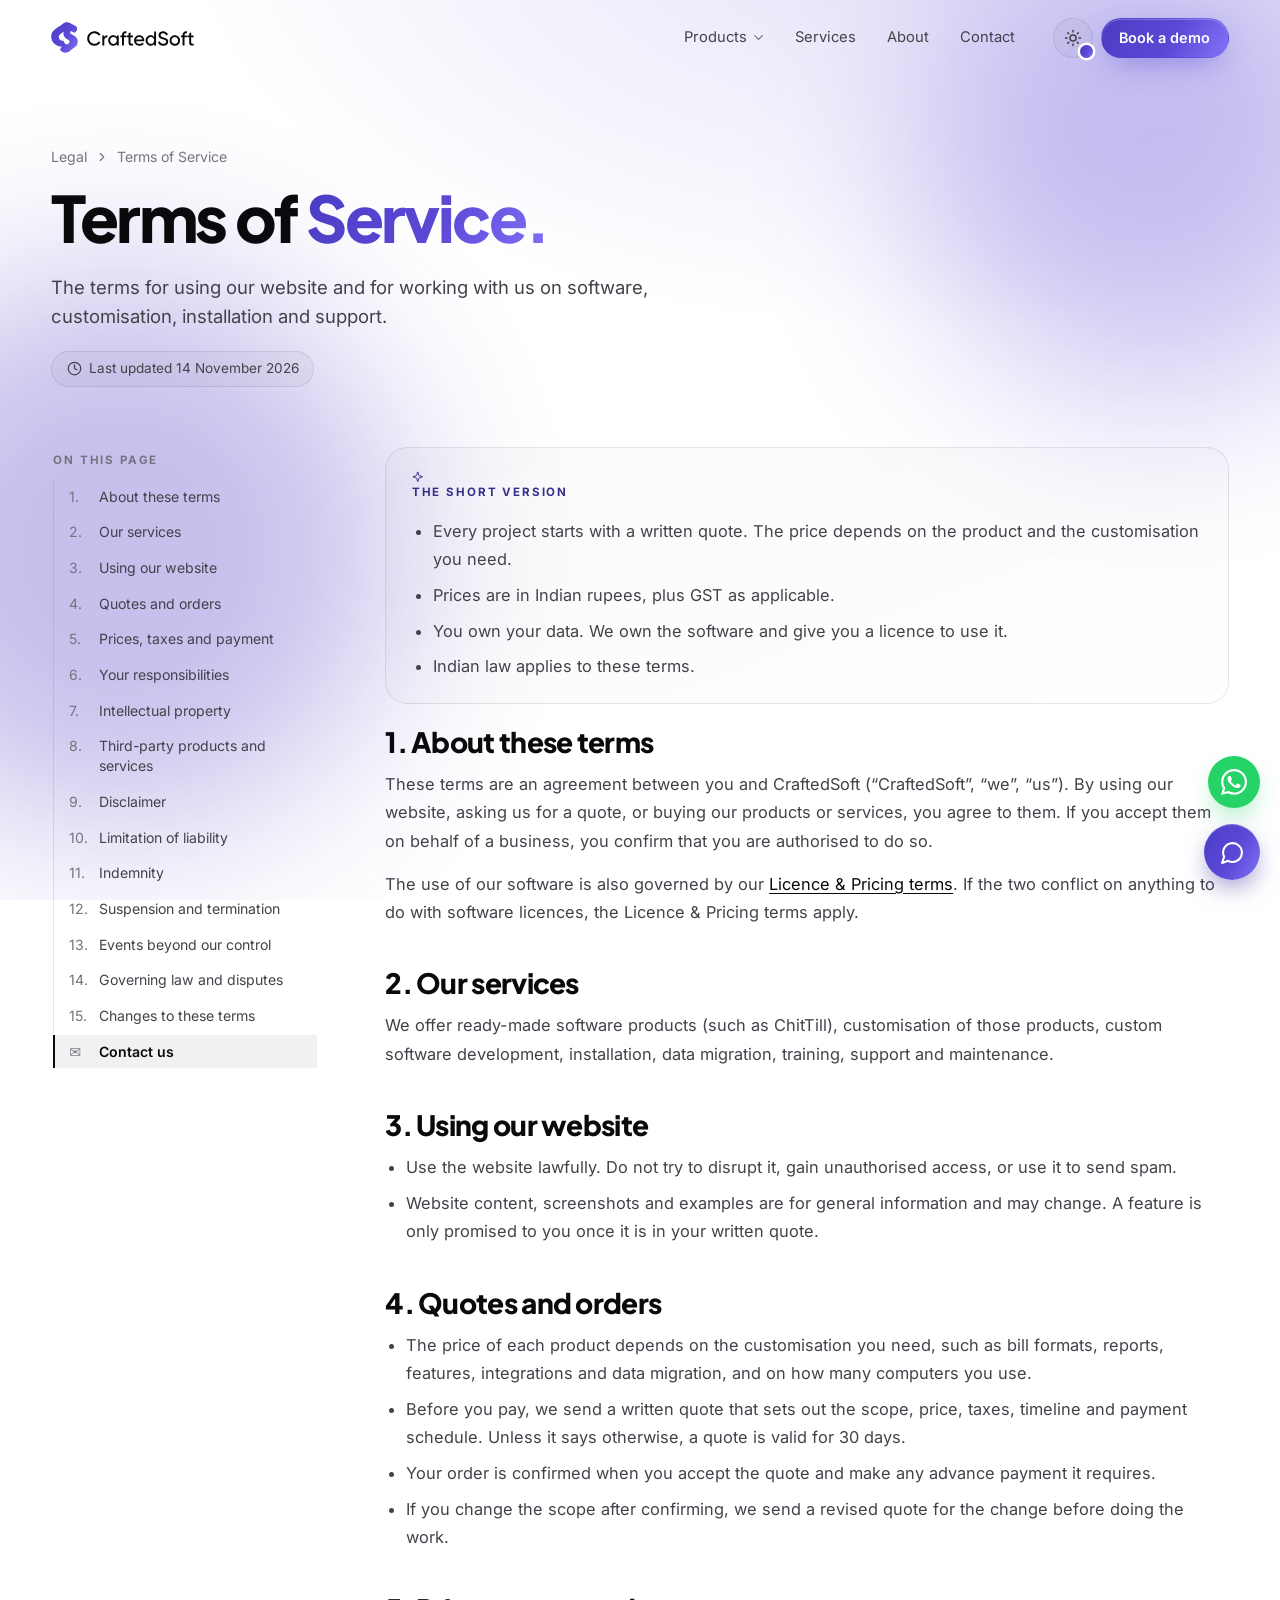
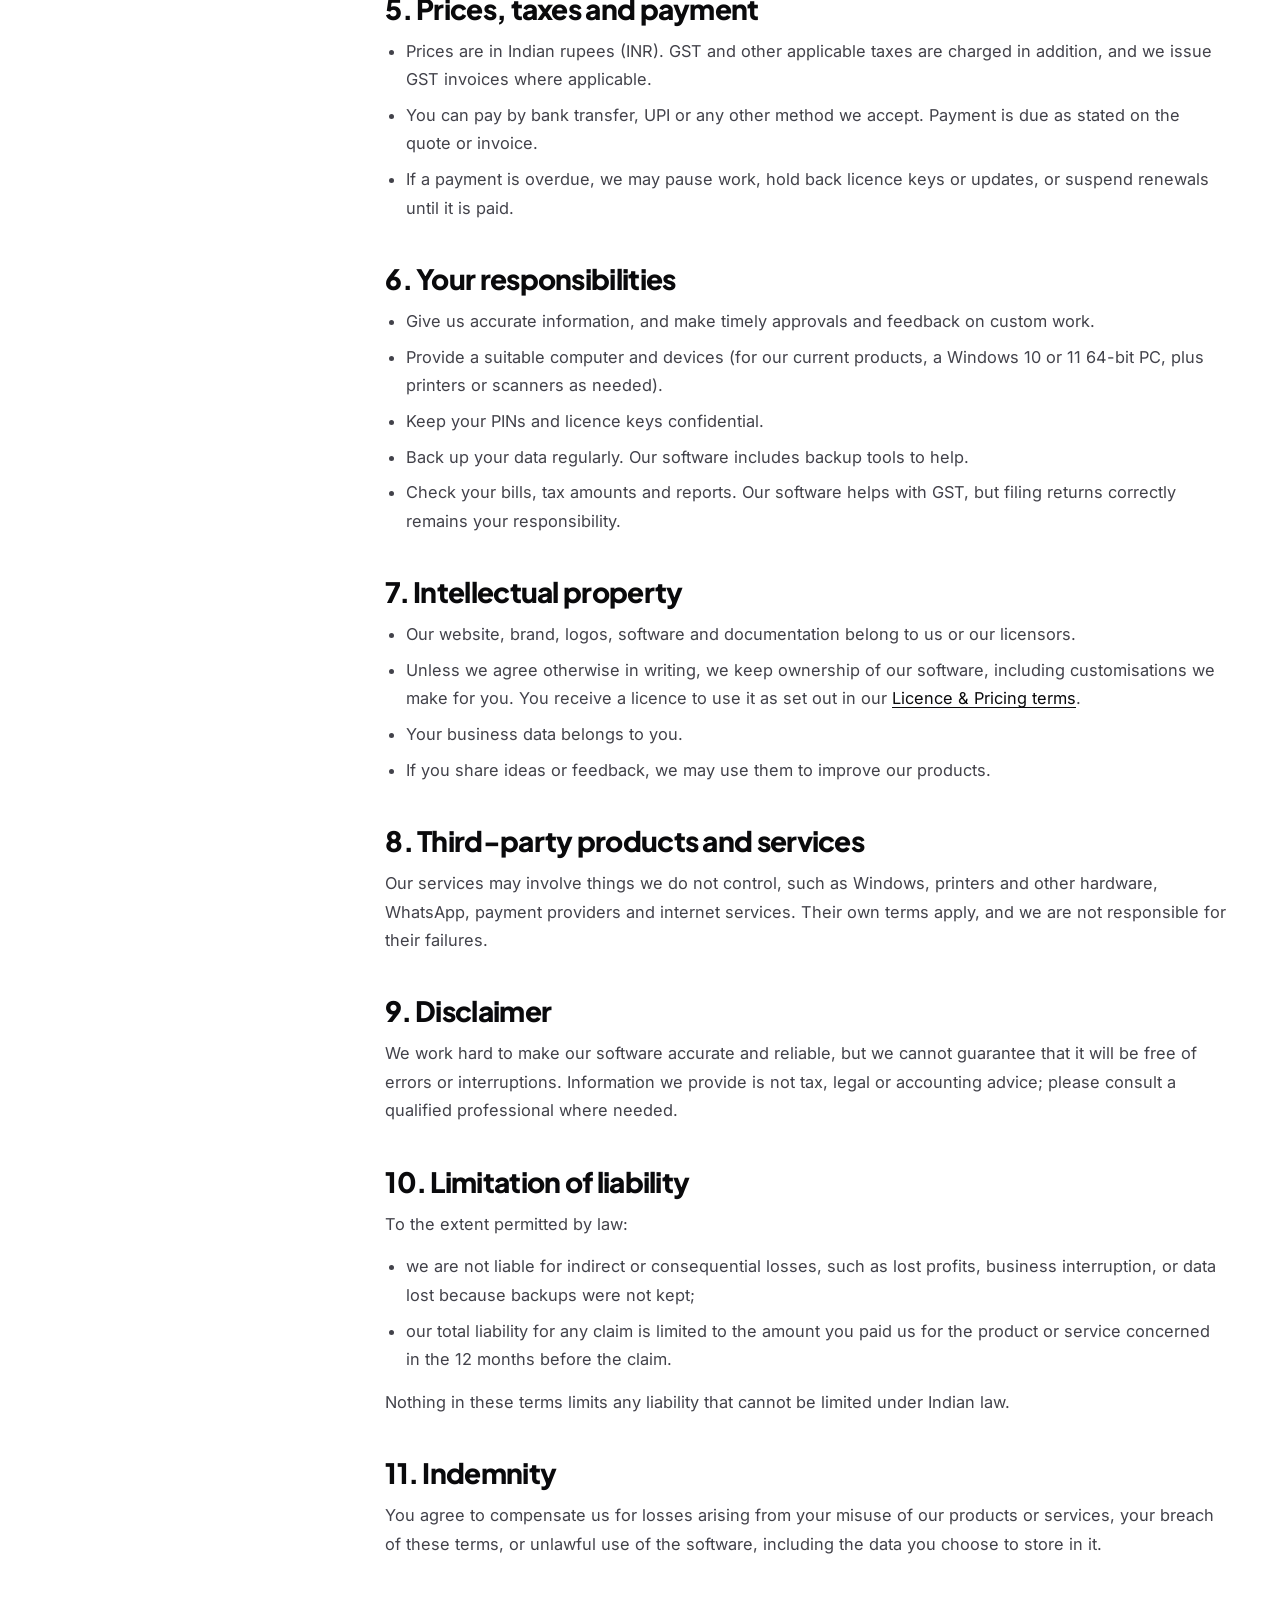
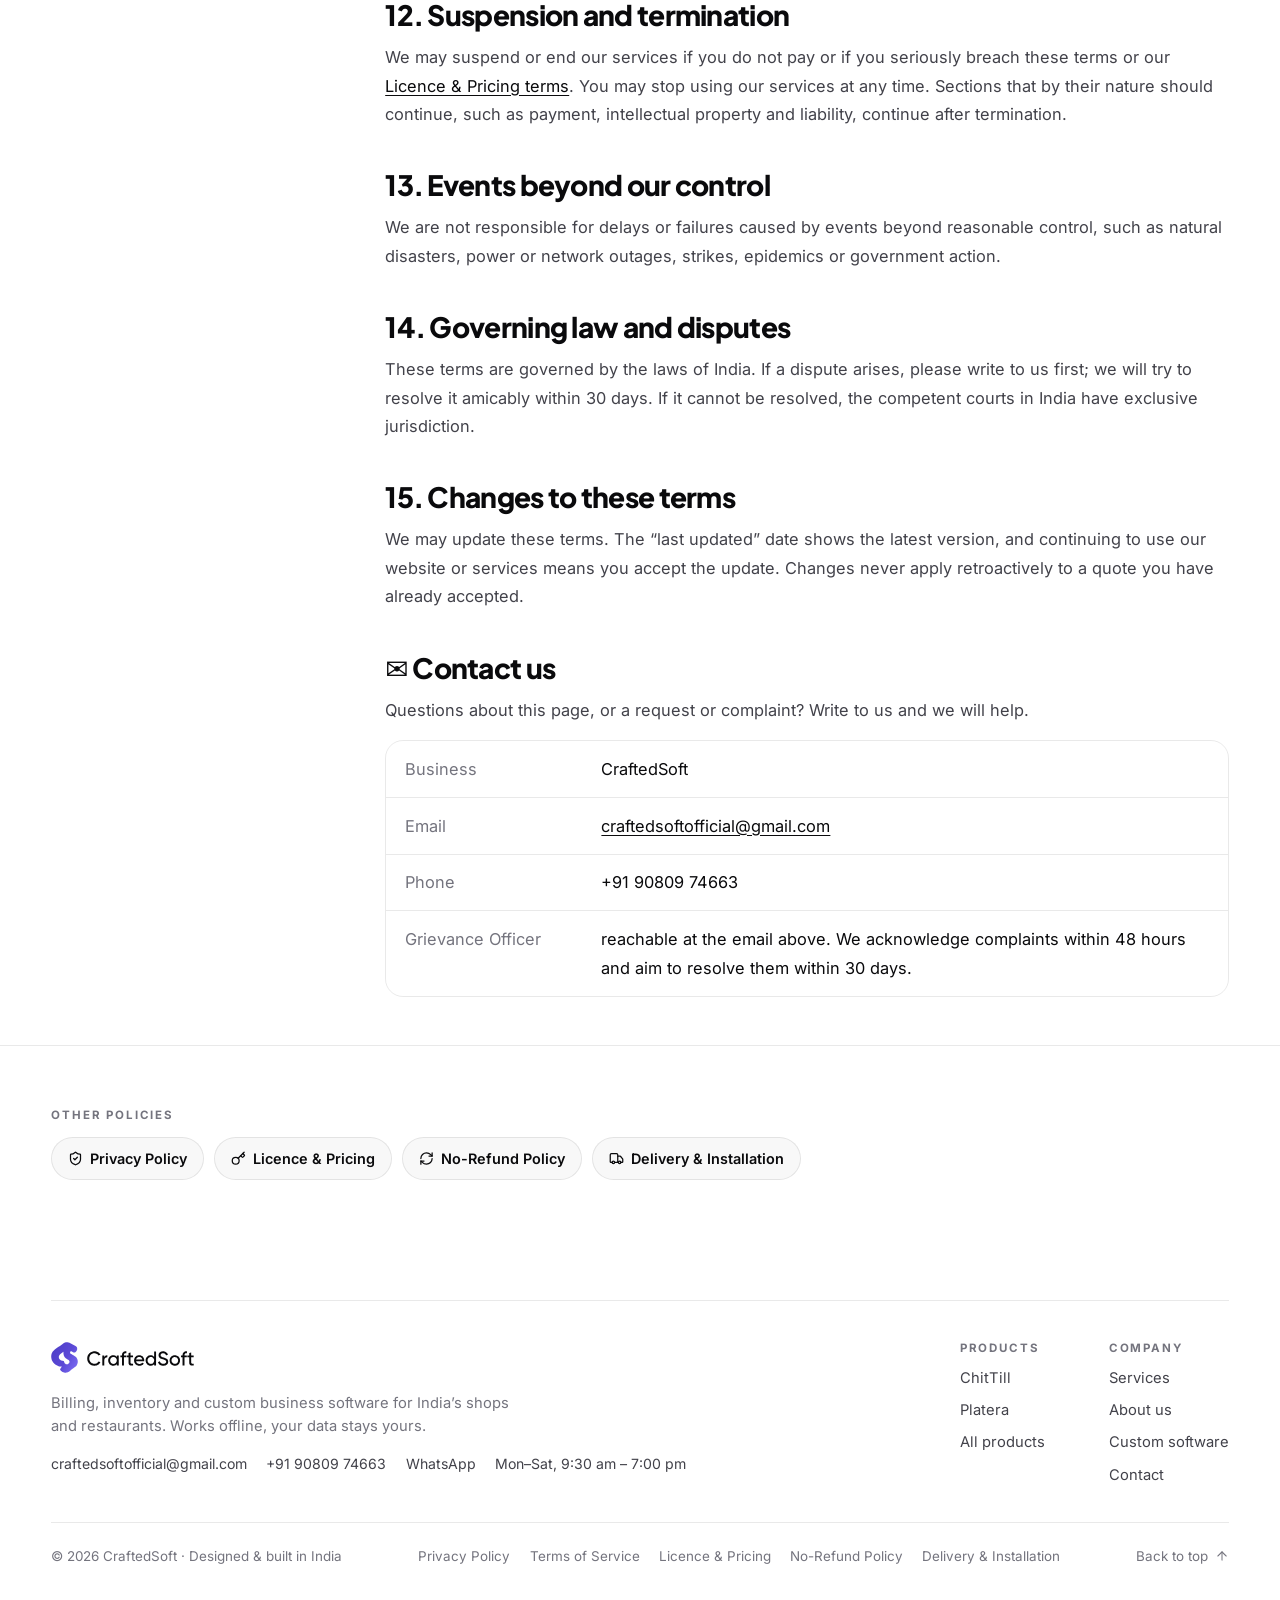
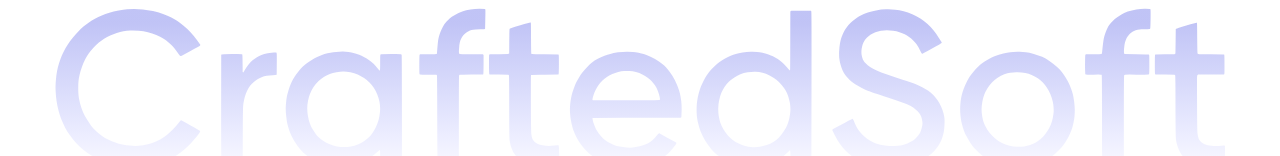
<file: legal/terms/index.html>
<!doctype html>
<!-- Legal text: a careful starting point written for CraftedSoft, not legal advice. Have a lawyer review it before relying on it.
     Business details ({{business}}, address, jurisdiction, grievance officer…) come from `legal` in assets/js/site-data.js via tools/build.mjs. -->
<html lang="en" data-root="../../">
<head>
  <meta charset="utf-8" />
  <meta name="viewport" content="width=device-width, initial-scale=1" />
  <title>Terms of Service · CraftedSoft</title>
  <meta name="description" content="CraftedSoft Terms of Service: quotes, pricing, payment, intellectual property, liability and governing law." />
  <meta name="theme-color" content="#ffffff" />
  <link rel="icon" href="../../assets/img/logo.svg" type="image/svg+xml" />
  <!-- build:boot -->
<script>(function(){var d=document.documentElement;d.classList.add('js');var s='violet';try{var k=localStorage.getItem('cs-scheme');if(["violet","mono","aurora","ocean","forest","sunset"].indexOf(k)>=0)s=k}catch(e){}d.dataset.scheme=s;try{var t=localStorage.getItem('cs-theme');if(!t)t=matchMedia('(prefers-color-scheme: dark)').matches?'dark':'light';d.dataset.theme=t}catch(e){d.dataset.theme='light'}if(location.protocol!=='file:'){var v=document.createElement('style');v.textContent='@view-transition{navigation:auto}@media (prefers-reduced-motion:reduce){@view-transition{navigation:none}}';document.head.appendChild(v)}})()</script>
<!-- /build:boot -->
  <!-- build:head -->
<meta property="og:type" content="website" />
  <meta property="og:site_name" content="CraftedSoft" />
  <meta property="og:title" content="Terms of Service · CraftedSoft" />
  <meta property="og:description" content="CraftedSoft Terms of Service: quotes, pricing, payment, intellectual property, liability and governing law." />
  <meta property="og:image" content="../../assets/img/og/craftedsoft.png" />
  <meta property="og:image:width" content="1200" />
  <meta property="og:image:height" content="630" />
  <meta property="og:locale" content="en_IN" />
  <meta name="twitter:card" content="summary_large_image" />
  <link rel="apple-touch-icon" href="../../assets/img/apple-touch-icon.png" />
  <link rel="manifest" href="../../site.webmanifest" />
<!-- /build:head -->
  <link rel="stylesheet" href="../../assets/css/style.css?v=e0066e8a" />
</head>
<body data-page="legal-terms">
  <a class="skip" href="#main">Skip to content</a>
  <!-- build:sprite -->
<svg width="0" height="0" style="position:absolute" aria-hidden="true" focusable="false"><defs><symbol id="i-arrow" viewBox="0 0 24 24"><path d="M5 12h14"/><path d="m12 5 7 7-7 7"/></symbol><symbol id="i-right" viewBox="0 0 24 24"><path d="m9 18 6-6-6-6"/></symbol><symbol id="i-down" viewBox="0 0 24 24"><path d="m6 9 6 6 6-6"/></symbol><symbol id="i-check" viewBox="0 0 24 24"><path d="M20 6 9 17l-5-5"/></symbol><symbol id="i-plus" viewBox="0 0 24 24"><path d="M5 12h14"/><path d="M12 5v14"/></symbol><symbol id="i-menu" viewBox="0 0 24 24"><line x1="4" x2="20" y1="7" y2="7"/><line x1="4" x2="20" y1="12" y2="12"/><line x1="4" x2="20" y1="17" y2="17"/></symbol><symbol id="i-x" viewBox="0 0 24 24"><path d="M18 6 6 18"/><path d="m6 6 12 12"/></symbol><symbol id="i-sun" viewBox="0 0 24 24"><circle cx="12" cy="12" r="4"/><path d="M12 2v2"/><path d="M12 20v2"/><path d="m4.93 4.93 1.41 1.41"/><path d="m17.66 17.66 1.41 1.41"/><path d="M2 12h2"/><path d="M20 12h2"/><path d="m6.34 17.66-1.41 1.41"/><path d="m19.07 4.93-1.41 1.41"/></symbol><symbol id="i-moon" viewBox="0 0 24 24"><path d="M12 3a6 6 0 0 0 9 9 9 9 0 1 1-9-9Z"/></symbol><symbol id="i-mail" viewBox="0 0 24 24"><rect width="20" height="16" x="2" y="4" rx="2"/><path d="m22 7-8.97 5.7a1.94 1.94 0 0 1-2.06 0L2 7"/></symbol><symbol id="i-phone" viewBox="0 0 24 24"><path d="M13.832 16.568a1 1 0 0 0 1.213-.303l.355-.465A2 2 0 0 1 17 15h3a2 2 0 0 1 2 2v3a2 2 0 0 1-2 2A18 18 0 0 1 2 4a2 2 0 0 1 2-2h3a2 2 0 0 1 2 2v3a2 2 0 0 1-.8 1.6l-.468.351a1 1 0 0 0-.292 1.233 14 14 0 0 0 6.392 6.384"/></symbol><symbol id="i-message" viewBox="0 0 24 24"><path d="M7.9 20A9 9 0 1 0 4 16.1L2 22Z"/></symbol><symbol id="i-pin" viewBox="0 0 24 24"><path d="M20 10c0 4.993-5.539 10.193-7.399 11.799a1 1 0 0 1-1.202 0C9.539 20.193 4 14.993 4 10a8 8 0 0 1 16 0"/><circle cx="12" cy="10" r="3"/></symbol><symbol id="i-clock" viewBox="0 0 24 24"><circle cx="12" cy="12" r="10"/><path d="M12 6v6l4 2"/></symbol><symbol id="i-wifioff" viewBox="0 0 24 24"><path d="M12 20h.01"/><path d="M8.5 16.429a5 5 0 0 1 7 0"/><path d="M5 12.859a10 10 0 0 1 5.17-2.69"/><path d="M19 12.859a10 10 0 0 0-2.007-1.523"/><path d="M2 8.82a15 15 0 0 1 4.177-2.643"/><path d="M22 8.82a15 15 0 0 0-11.288-3.764"/><path d="m2 2 20 20"/></symbol><symbol id="i-shield" viewBox="0 0 24 24"><path d="M20 13c0 5-3.5 7.5-7.66 8.95a1 1 0 0 1-.67-.01C7.5 20.5 4 18 4 13V6a1 1 0 0 1 1-1c2 0 4.5-1.2 6.24-2.72a1.17 1.17 0 0 1 1.52 0C14.51 3.81 17 5 19 5a1 1 0 0 1 1 1z"/><path d="m9 12 2 2 4-4"/></symbol><symbol id="i-headset" viewBox="0 0 24 24"><path d="M3 11h3a2 2 0 0 1 2 2v3a2 2 0 0 1-2 2H5a2 2 0 0 1-2-2v-5Zm0 0a9 9 0 1 1 18 0m0 0v5a2 2 0 0 1-2 2h-1a2 2 0 0 1-2-2v-3a2 2 0 0 1 2-2h3Z"/><path d="M21 16v2a4 4 0 0 1-4 4h-5"/></symbol><symbol id="i-grad" viewBox="0 0 24 24"><path d="M21.42 10.922a1 1 0 0 0-.019-1.838L12.83 5.18a2 2 0 0 0-1.66 0L2.6 9.08a1 1 0 0 0 0 1.832l8.57 3.908a2 2 0 0 0 1.66 0z"/><path d="M22 10v6"/><path d="M6 12.5V16a6 3 0 0 0 12 0v-3.5"/></symbol><symbol id="i-refresh" viewBox="0 0 24 24"><path d="M3 12a9 9 0 0 1 9-9 9.75 9.75 0 0 1 6.74 2.74L21 8"/><path d="M21 3v5h-5"/><path d="M21 12a9 9 0 0 1-9 9 9.75 9.75 0 0 1-6.74-2.74L3 16"/><path d="M8 16H3v5"/></symbol><symbol id="i-zap" viewBox="0 0 24 24"><path d="M4 14a1 1 0 0 1-.78-1.63l9.9-10.2a.5.5 0 0 1 .86.46l-1.92 6.02A1 1 0 0 0 13 10h7a1 1 0 0 1 .78 1.63l-9.9 10.2a.5.5 0 0 1-.86-.46l1.92-6.02A1 1 0 0 0 11 14z"/></symbol><symbol id="i-grid" viewBox="0 0 24 24"><rect width="7" height="7" x="3" y="3" rx="1"/><rect width="7" height="7" x="14" y="3" rx="1"/><rect width="7" height="7" x="14" y="14" rx="1"/><rect width="7" height="7" x="3" y="14" rx="1"/></symbol><symbol id="i-undo" viewBox="0 0 24 24"><path d="M9 14 4 9l5-5"/><path d="M4 9h10.5a5.5 5.5 0 0 1 5.5 5.5a5.5 5.5 0 0 1-5.5 5.5H11"/></symbol><symbol id="i-pause" viewBox="0 0 24 24"><circle cx="12" cy="12" r="10"/><line x1="10" x2="10" y1="15" y2="9"/><line x1="14" x2="14" y1="15" y2="9"/></symbol><symbol id="i-cart" viewBox="0 0 24 24"><circle cx="8" cy="21" r="1"/><circle cx="19" cy="21" r="1"/><path d="M2.05 2.05h2l2.66 12.42a2 2 0 0 0 2 1.58h9.78a2 2 0 0 0 1.95-1.57l1.65-7.43H5.12"/></symbol><symbol id="i-users" viewBox="0 0 24 24"><path d="M16 21v-2a4 4 0 0 0-4-4H6a4 4 0 0 0-4 4v2"/><circle cx="9" cy="7" r="4"/><path d="M22 21v-2a4 4 0 0 0-3-3.87"/><path d="M16 3.13a4 4 0 0 1 0 7.75"/></symbol><symbol id="i-db" viewBox="0 0 24 24"><ellipse cx="12" cy="5" rx="9" ry="3"/><path d="M3 5V19A9 3 0 0 0 21 19V5"/><path d="M3 12A9 3 0 0 0 21 12"/></symbol><symbol id="i-printer" viewBox="0 0 24 24"><path d="M6 18H4a2 2 0 0 1-2-2v-5a2 2 0 0 1 2-2h16a2 2 0 0 1 2 2v5a2 2 0 0 1-2 2h-2"/><path d="M6 9V3a1 1 0 0 1 1-1h10a1 1 0 0 1 1 1v6"/><rect x="6" y="14" width="12" height="8" rx="1"/></symbol><symbol id="i-wallet" viewBox="0 0 24 24"><path d="M19 7V4a1 1 0 0 0-1-1H5a2 2 0 0 0 0 4h15a1 1 0 0 1 1 1v4h-3a2 2 0 0 0 0 4h3a1 1 0 0 0 1-1v-2a1 1 0 0 0-1-1"/><path d="M3 5v14a2 2 0 0 0 2 2h15a1 1 0 0 0 1-1v-4"/></symbol><symbol id="i-files" viewBox="0 0 24 24"><path d="M20 7h-3a2 2 0 0 1-2-2V2"/><path d="M9 18a2 2 0 0 1-2-2V4a2 2 0 0 1 2-2h7l4 4v10a2 2 0 0 1-2 2Z"/><path d="M3 7.6v12.8A1.6 1.6 0 0 0 4.6 22h9.8"/></symbol><symbol id="i-percent" viewBox="0 0 24 24"><line x1="19" x2="5" y1="5" y2="19"/><circle cx="6.5" cy="6.5" r="2.5"/><circle cx="17.5" cy="17.5" r="2.5"/></symbol><symbol id="i-landmark" viewBox="0 0 24 24"><line x1="3" x2="21" y1="22" y2="22"/><line x1="6" x2="6" y1="18" y2="11"/><line x1="10" x2="10" y1="18" y2="11"/><line x1="14" x2="14" y1="18" y2="11"/><line x1="18" x2="18" y1="18" y2="11"/><polygon points="12 2 20 7 4 7"/></symbol><symbol id="i-monitor" viewBox="0 0 24 24"><rect width="20" height="14" x="2" y="3" rx="2"/><line x1="8" x2="16" y1="21" y2="21"/><line x1="12" x2="12" y1="17" y2="21"/></symbol><symbol id="i-sparkles" viewBox="0 0 24 24"><path d="M9.937 15.5A2 2 0 0 0 8.5 14.063l-6.135-1.582a.5.5 0 0 1 0-.962L8.5 9.936A2 2 0 0 0 9.937 8.5l1.582-6.135a.5.5 0 0 1 .963 0L14.063 8.5A2 2 0 0 0 15.5 9.937l6.135 1.581a.5.5 0 0 1 0 .964L15.5 14.063a2 2 0 0 0-1.437 1.437l-1.582 6.135a.5.5 0 0 1-.963 0z"/></symbol><symbol id="i-calendar" viewBox="0 0 24 24"><path d="M8 2v4"/><path d="M16 2v4"/><rect width="18" height="18" x="3" y="4" rx="2"/><path d="M3 10h18"/></symbol><symbol id="i-layers" viewBox="0 0 24 24"><path d="m12.83 2.18a2 2 0 0 0-1.66 0L2.6 6.08a1 1 0 0 0 0 1.83l8.58 3.91a2 2 0 0 0 1.66 0l8.58-3.9a1 1 0 0 0 0-1.83Z"/><path d="m22 17.65-9.17 4.16a2 2 0 0 1-1.66 0L2 17.65"/><path d="m22 12.65-9.17 4.16a2 2 0 0 1-1.66 0L2 12.65"/></symbol><symbol id="i-store" viewBox="0 0 24 24"><path d="m2 7 4.41-4.41A2 2 0 0 1 7.83 2h8.34a2 2 0 0 1 1.42.59L22 7"/><path d="M4 12v8a2 2 0 0 0 2 2h12a2 2 0 0 0 2-2v-8"/><path d="M15 22v-4a2 2 0 0 0-2-2h-2a2 2 0 0 0-2 2v4"/><path d="M2 7h20"/><path d="M22 7v3a2 2 0 0 1-2 2a2.7 2.7 0 0 1-1.59-.63.7.7 0 0 0-.82 0A2.7 2.7 0 0 1 16 12a2.7 2.7 0 0 1-1.59-.63.7.7 0 0 0-.82 0A2.7 2.7 0 0 1 12 12a2.7 2.7 0 0 1-1.59-.63.7.7 0 0 0-.82 0A2.7 2.7 0 0 1 8 12a2.7 2.7 0 0 1-1.59-.63.7.7 0 0 0-.82 0A2.7 2.7 0 0 1 4 12a2 2 0 0 1-2-2V7"/></symbol><symbol id="i-whatsapp" viewBox="0 0 24 24"><path fill="currentColor" stroke="none" d="M17.472 14.382c-.297-.149-1.758-.867-2.03-.967-.273-.099-.471-.148-.67.15-.197.297-.767.966-.94 1.164-.173.199-.347.223-.644.075-.297-.15-1.255-.463-2.39-1.475-.883-.788-1.48-1.761-1.653-2.059-.173-.297-.018-.458.13-.606.134-.133.298-.347.446-.52.149-.174.198-.298.298-.497.099-.198.05-.371-.025-.52-.075-.149-.669-1.612-.916-2.207-.242-.579-.487-.5-.669-.51-.173-.008-.371-.01-.57-.01-.198 0-.52.074-.792.372-.272.297-1.04 1.016-1.04 2.479 0 1.462 1.065 2.875 1.213 3.074.149.198 2.096 3.2 5.077 4.487.709.306 1.262.489 1.694.625.712.227 1.36.195 1.871.118.571-.085 1.758-.719 2.006-1.413.248-.694.248-1.289.173-1.413-.074-.124-.272-.198-.57-.347m-5.421 7.403h-.004a9.87 9.87 0 0 1-5.031-1.378l-.361-.214-3.741.982.998-3.648-.235-.374a9.86 9.86 0 0 1-1.51-5.26c.001-5.45 4.436-9.884 9.888-9.884 2.64 0 5.122 1.03 6.988 2.898a9.825 9.825 0 0 1 2.893 6.994c-.003 5.45-4.437 9.884-9.885 9.884m8.413-18.297A11.815 11.815 0 0 0 12.05 0C5.495 0 .16 5.335.157 11.892c0 2.096.547 4.142 1.588 5.945L.057 24l6.305-1.654a11.882 11.882 0 0 0 5.683 1.448h.005c6.554 0 11.89-5.335 11.893-11.893a11.821 11.821 0 0 0-3.48-8.413Z"/></symbol><symbol id="i-file" viewBox="0 0 24 24"><path d="M15 2H6a2 2 0 0 0-2 2v16a2 2 0 0 0 2 2h12a2 2 0 0 0 2-2V7Z"/><path d="M14 2v4a2 2 0 0 0 2 2h4"/><path d="M10 9H8"/><path d="M16 13H8"/><path d="M16 17H8"/></symbol><symbol id="i-key" viewBox="0 0 24 24"><path d="m15.5 7.5 2.3 2.3a1 1 0 0 0 1.4 0l2.1-2.1a1 1 0 0 0 0-1.4L19 4"/><path d="m21 2-9.6 9.6"/><circle cx="7.5" cy="15.5" r="5.5"/></symbol><symbol id="i-scale" viewBox="0 0 24 24"><path d="m16 16 3-8 3 8c-.87.65-1.92 1-3 1s-2.13-.35-3-1Z"/><path d="m2 16 3-8 3 8c-.87.65-1.92 1-3 1s-2.13-.35-3-1Z"/><path d="M7 21h10"/><path d="M12 3v18"/><path d="M3 7h2c2 0 5-1 7-2 2 1 5 2 7 2h2"/></symbol><symbol id="i-truck" viewBox="0 0 24 24"><path d="M14 18V6a2 2 0 0 0-2-2H4a2 2 0 0 0-2 2v11a1 1 0 0 0 1 1h2"/><path d="M15 18H9"/><path d="M19 18h2a1 1 0 0 0 1-1v-3.65a1 1 0 0 0-.22-.624l-3.48-4.35A1 1 0 0 0 17.52 8H14"/><circle cx="17" cy="18" r="2"/><circle cx="7" cy="18" r="2"/></symbol><symbol id="i-linkedin" viewBox="0 0 24 24"><path d="M16 8a6 6 0 0 1 6 6v7h-4v-7a2 2 0 0 0-2-2 2 2 0 0 0-2 2v7h-4v-7a6 6 0 0 1 6-6z"/><rect width="4" height="12" x="2" y="9"/><circle cx="4" cy="4" r="2"/></symbol><symbol id="i-github" viewBox="0 0 24 24"><path d="M15 22v-4a4.8 4.8 0 0 0-1-3.5c3 0 6-2 6-5.5.08-1.25-.27-2.48-1-3.5.28-1.15.28-2.35 0-3.5 0 0-1 0-3 1.5-2.64-.5-5.36-.5-8 0C6 2 5 2 5 2c-.3 1.15-.3 2.35 0 3.5A5.403 5.403 0 0 0 4 9c0 3.5 3 5.5 6 5.5-.39.49-.68 1.05-.85 1.65-.17.6-.22 1.23-.15 1.85v4"/><path d="M9 18c-4.51 2-5-2-7-2"/></symbol><symbol id="i-search" viewBox="0 0 24 24"><circle cx="11" cy="11" r="8"/><path d="m21 21-4.3-4.3"/></symbol><symbol id="i-download" viewBox="0 0 24 24"><path d="M12 15V3"/><path d="M21 15v4a2 2 0 0 1-2 2H5a2 2 0 0 1-2-2v-4"/><path d="m7 10 5 5 5-5"/></symbol><symbol id="i-star" viewBox="0 0 24 24"><path d="M11.525 2.295a.53.53 0 0 1 .95 0l2.31 4.679a2.123 2.123 0 0 0 1.595 1.16l5.166.756a.53.53 0 0 1 .294.904l-3.736 3.638a2.123 2.123 0 0 0-.611 1.878l.882 5.14a.53.53 0 0 1-.771.56l-4.618-2.428a2.122 2.122 0 0 0-1.973 0L6.396 21.01a.53.53 0 0 1-.77-.56l.881-5.139a2.122 2.122 0 0 0-.611-1.879L2.16 9.795a.53.53 0 0 1 .294-.906l5.165-.755a2.122 2.122 0 0 0 1.597-1.16z"/></symbol><symbol id="i-scan" viewBox="0 0 24 24"><path d="M3 7V5a2 2 0 0 1 2-2h2"/><path d="M17 3h2a2 2 0 0 1 2 2v2"/><path d="M21 17v2a2 2 0 0 1-2 2h-2"/><path d="M7 21H5a2 2 0 0 1-2-2v-2"/><path d="M8 7v10"/><path d="M12 7v10"/><path d="M17 7v10"/></symbol><symbol id="i-send" viewBox="0 0 24 24"><path d="M14.536 21.686a.5.5 0 0 0 .937-.024l6.5-19a.496.496 0 0 0-.635-.635l-19 6.5a.5.5 0 0 0-.024.937l7.93 3.18a2 2 0 0 1 1.112 1.11z"/><path d="m21.854 2.147-10.94 10.939"/></symbol></defs></svg>
<!-- /build:sprite -->
  <div class="aurora" aria-hidden="true"><span></span><span></span><span></span></div>
  <!-- build:header -->
<header class="nav" id="hdr">
    <div class="nav-in">
      <a class="brand" href="../../" aria-label="CraftedSoft home"><span class="logo-mark" aria-hidden="true"></span><span class="logo-word" aria-hidden="true"></span></a>
      <nav class="nav-links" aria-label="Main"><div class="pmenu">
        <button type="button" class="pmenu-btn" aria-expanded="false" aria-controls="pmenu-panel"><span>Products</span><svg class="i" aria-hidden="true"><use href="#i-down"/></svg></button>
        <div class="pmenu-panel" id="pmenu-panel" hidden>
          <div class="pmenu-list"><div class="pmenu-head">Products</div><a class="pmenu-item" href="../../products/chittill/" data-i="0" style="--pc:#5b49d6"><img src="../../assets/img/chittill/chittill-icon.webp" alt="" width="34" height="34"><span><b>ChitTill</b><small>For shops</small></span></a><a class="pmenu-item" href="../../products/platera/" data-i="1" style="--pc:#f26b1d"><img src="../../assets/img/platera/platera-icon.webp" alt="" width="34" height="34"><span><b>Platera</b><small>For restaurants</small></span></a><div class="pmenu-sep"></div><a class="pmenu-extra" href="../../products/"><i><svg class="i" aria-hidden="true"><use href="#i-grid"/></svg></i>All products</a><a class="pmenu-extra" href="../../contact/?interest=custom"><i><svg class="i" aria-hidden="true"><use href="#i-plus"/></svg></i>Custom software</a></div>
          <div class="pmenu-preview"><div class="pmenu-pane" data-i="0" style="--pc:#5b49d6" hidden><img src="../../assets/img/chittill/dashboard-sm.webp" alt="" loading="lazy" width="1440" height="900"><b>ChitTill · Billing made for clothing stores</b><ul><li>Keyboard-first counter</li><li>Stock by size &amp; colour</li><li>GST done right</li></ul><a class="pmenu-go" href="../../products/chittill/">Explore ChitTill <svg class="i" aria-hidden="true"><use href="#i-arrow"/></svg></a></div><div class="pmenu-pane" data-i="1" style="--pc:#f26b1d" hidden><img src="../../assets/img/platera/tables-sm.webp" alt="" loading="lazy" width="1440" height="900"><b>Platera · Billing made for restaurants</b><ul><li>Tables &amp; KOTs</li><li>Kitchen screen</li><li>Captain app &amp; table QR</li></ul><a class="pmenu-go" href="../../products/platera/">Explore Platera <svg class="i" aria-hidden="true"><use href="#i-arrow"/></svg></a></div></div>
        </div>
      </div><a href="../../services/">Services</a><a href="../../about/">About</a><a href="../../contact/">Contact</a></nav>
      <div class="nav-act">
        <div class="appdd">
          <button type="button" class="icon-btn appbtn" aria-expanded="false" aria-controls="apppop" aria-label="Appearance: mode and colour" title="Appearance"><svg class="i i-sun" aria-hidden="true"><use href="#i-sun"/></svg><svg class="i i-moon" aria-hidden="true"><use href="#i-moon"/></svg><span class="appbtn__dot" aria-hidden="true"></span></button>
          <div class="apppop" id="apppop" role="dialog" aria-label="Appearance" hidden>
            <div class="apppop__head"><b>Appearance</b><small>Saved on this device</small></div>
            <div class="appear__label">Mode</div><div class="appear__seg" role="group" aria-label="Mode"><button type="button" data-mode-pick="light" aria-pressed="false"><svg class="i" aria-hidden="true"><use href="#i-sun"/></svg><span>Light</span></button><button type="button" data-mode-pick="dark" aria-pressed="false"><svg class="i" aria-hidden="true"><use href="#i-moon"/></svg><span>Dark</span></button><button type="button" data-mode-pick="auto" aria-pressed="true"><svg class="i" aria-hidden="true"><use href="#i-monitor"/></svg><span>Auto</span></button></div><div class="appear__label">Colour</div><div class="appear__grid" role="group" aria-label="Colour scheme"><button type="button" class="appear__sw" data-scheme-pick="violet" style="--sw:linear-gradient(135deg, #4b3cc4, #5b49d6 55%, #8b7cff)" aria-pressed="true"><span class="appear__pv" aria-hidden="true"><i></i><i></i><i></i><i></i></span><span class="appear__name">Violet</span><span class="appear__tick" aria-hidden="true"><svg class="i" aria-hidden="true"><use href="#i-check"/></svg></span></button><button type="button" class="appear__sw" data-scheme-pick="mono" style="--sw:var(--text)" aria-pressed="false"><span class="appear__pv" aria-hidden="true"><i></i><i></i><i></i><i></i></span><span class="appear__name">Mono</span><span class="appear__tick" aria-hidden="true"><svg class="i" aria-hidden="true"><use href="#i-check"/></svg></span></button><button type="button" class="appear__sw" data-scheme-pick="aurora" style="--sw:linear-gradient(135deg, #6d5dfc, #c056f5 55%, #ff6fa8)" aria-pressed="false"><span class="appear__pv" aria-hidden="true"><i></i><i></i><i></i><i></i></span><span class="appear__name">Aurora</span><span class="appear__tick" aria-hidden="true"><svg class="i" aria-hidden="true"><use href="#i-check"/></svg></span></button><button type="button" class="appear__sw" data-scheme-pick="ocean" style="--sw:linear-gradient(135deg, #0ea5e9, #6366f1 55%, #a855f7)" aria-pressed="false"><span class="appear__pv" aria-hidden="true"><i></i><i></i><i></i><i></i></span><span class="appear__name">Ocean</span><span class="appear__tick" aria-hidden="true"><svg class="i" aria-hidden="true"><use href="#i-check"/></svg></span></button><button type="button" class="appear__sw" data-scheme-pick="forest" style="--sw:linear-gradient(135deg, #10b981, #14b8a6 55%, #0ea5e9)" aria-pressed="false"><span class="appear__pv" aria-hidden="true"><i></i><i></i><i></i><i></i></span><span class="appear__name">Forest</span><span class="appear__tick" aria-hidden="true"><svg class="i" aria-hidden="true"><use href="#i-check"/></svg></span></button><button type="button" class="appear__sw" data-scheme-pick="sunset" style="--sw:linear-gradient(135deg, #f59e0b, #f43f5e 55%, #ec4899)" aria-pressed="false"><span class="appear__pv" aria-hidden="true"><i></i><i></i><i></i><i></i></span><span class="appear__name">Sunset</span><span class="appear__tick" aria-hidden="true"><svg class="i" aria-hidden="true"><use href="#i-check"/></svg></span></button></div>
            <div class="apppop__foot"><button type="button" data-appear-reset><svg class="i" aria-hidden="true"><use href="#i-refresh"/></svg>Reset to default</button></div>
          </div>
        </div>
        <a class="btn btn-primary btn-sm nav-cta" href="../../contact/?interest=demo">Book a demo</a>
        <button type="button" class="nav-menu" aria-label="Open menu" aria-expanded="false" aria-controls="mnav"><span></span><span></span></button>
      </div>
    </div>
    <div class="mnav" id="mnav">
      <div class="mnav__links"><a href="../../">Home</a><a href="../../products/">Products</a><a href="../../services/">Services</a><a href="../../about/">About</a><a href="../../contact/">Contact</a></div>
      <div class="mnav__prods"><a href="../../products/chittill/"><img src="../../assets/img/chittill/chittill-icon.webp" alt="" width="38" height="38"><span><b>ChitTill</b><small>Billing made for clothing stores</small></span></a><a href="../../products/platera/"><img src="../../assets/img/platera/platera-icon.webp" alt="" width="38" height="38"><span><b>Platera</b><small>Billing made for restaurants</small></span></a></div>
      <div class="mnav__appear"><div class="mnav__appear-head"><b>Appearance</b><button type="button" data-appear-reset>Reset</button></div><div class="appear__label">Mode</div><div class="appear__seg" role="group" aria-label="Mode"><button type="button" data-mode-pick="light" aria-pressed="false"><svg class="i" aria-hidden="true"><use href="#i-sun"/></svg><span>Light</span></button><button type="button" data-mode-pick="dark" aria-pressed="false"><svg class="i" aria-hidden="true"><use href="#i-moon"/></svg><span>Dark</span></button><button type="button" data-mode-pick="auto" aria-pressed="true"><svg class="i" aria-hidden="true"><use href="#i-monitor"/></svg><span>Auto</span></button></div><div class="appear__label">Colour</div><div class="appear__grid" role="group" aria-label="Colour scheme"><button type="button" class="appear__sw" data-scheme-pick="violet" style="--sw:linear-gradient(135deg, #4b3cc4, #5b49d6 55%, #8b7cff)" aria-pressed="true"><span class="appear__pv" aria-hidden="true"><i></i><i></i><i></i><i></i></span><span class="appear__name">Violet</span><span class="appear__tick" aria-hidden="true"><svg class="i" aria-hidden="true"><use href="#i-check"/></svg></span></button><button type="button" class="appear__sw" data-scheme-pick="mono" style="--sw:var(--text)" aria-pressed="false"><span class="appear__pv" aria-hidden="true"><i></i><i></i><i></i><i></i></span><span class="appear__name">Mono</span><span class="appear__tick" aria-hidden="true"><svg class="i" aria-hidden="true"><use href="#i-check"/></svg></span></button><button type="button" class="appear__sw" data-scheme-pick="aurora" style="--sw:linear-gradient(135deg, #6d5dfc, #c056f5 55%, #ff6fa8)" aria-pressed="false"><span class="appear__pv" aria-hidden="true"><i></i><i></i><i></i><i></i></span><span class="appear__name">Aurora</span><span class="appear__tick" aria-hidden="true"><svg class="i" aria-hidden="true"><use href="#i-check"/></svg></span></button><button type="button" class="appear__sw" data-scheme-pick="ocean" style="--sw:linear-gradient(135deg, #0ea5e9, #6366f1 55%, #a855f7)" aria-pressed="false"><span class="appear__pv" aria-hidden="true"><i></i><i></i><i></i><i></i></span><span class="appear__name">Ocean</span><span class="appear__tick" aria-hidden="true"><svg class="i" aria-hidden="true"><use href="#i-check"/></svg></span></button><button type="button" class="appear__sw" data-scheme-pick="forest" style="--sw:linear-gradient(135deg, #10b981, #14b8a6 55%, #0ea5e9)" aria-pressed="false"><span class="appear__pv" aria-hidden="true"><i></i><i></i><i></i><i></i></span><span class="appear__name">Forest</span><span class="appear__tick" aria-hidden="true"><svg class="i" aria-hidden="true"><use href="#i-check"/></svg></span></button><button type="button" class="appear__sw" data-scheme-pick="sunset" style="--sw:linear-gradient(135deg, #f59e0b, #f43f5e 55%, #ec4899)" aria-pressed="false"><span class="appear__pv" aria-hidden="true"><i></i><i></i><i></i><i></i></span><span class="appear__name">Sunset</span><span class="appear__tick" aria-hidden="true"><svg class="i" aria-hidden="true"><use href="#i-check"/></svg></span></button></div></div>
      <a class="btn btn-primary btn-lg" href="../../contact/?interest=demo">Book a free demo <svg class="i" aria-hidden="true"><use href="#i-arrow"/></svg></a>
    </div>
  </header>
<!-- /build:header -->

  <main id="main">
    <section class="legal-hero">
      <div class="wrap legal-hero__in">
        <nav class="crumbs" aria-label="Breadcrumb"><a href="../">Legal</a><svg class="i"><use href="#i-right"/></svg><span aria-current="page">Terms of Service</span></nav>
        <h1 class="display">Terms of <span class="grad">Service.</span></h1>
        <p class="lead">The terms for using our website and for working with us on software, customisation, installation and support.</p>
        <p class="legal-meta"><svg class="i"><use href="#i-clock"/></svg>Last updated <!-- build:v-updated -->14 November 2026<!-- /build:v-updated --></p>
      </div>
    </section>

    <section class="section legal-body">
      <div class="wrap legal">
        <aside class="legal-toc" aria-label="On this page">
          <p class="legal-toc__label">On this page</p>
          <nav><a href="#about"><span>1.</span>About these terms</a><a href="#services"><span>2.</span>Our services</a><a href="#website"><span>3.</span>Using our website</a><a href="#quotes"><span>4.</span>Quotes and orders</a><a href="#payment"><span>5.</span>Prices, taxes and payment</a><a href="#responsibilities"><span>6.</span>Your responsibilities</a><a href="#ip"><span>7.</span>Intellectual property</a><a href="#third-party"><span>8.</span>Third-party products and services</a><a href="#disclaimer"><span>9.</span>Disclaimer</a><a href="#liability"><span>10.</span>Limitation of liability</a><a href="#indemnity"><span>11.</span>Indemnity</a><a href="#termination"><span>12.</span>Suspension and termination</a><a href="#force-majeure"><span>13.</span>Events beyond our control</a><a href="#law"><span>14.</span>Governing law and disputes</a><a href="#changes"><span>15.</span>Changes to these terms</a><a href="#contact-us"><span>✉</span>Contact us</a></nav>
        </aside>
        <article class="prose">
          <div class="legal-short">
            <p class="legal-short__label"><svg class="i"><use href="#i-sparkles"/></svg>The short version</p>
            <ul><li>Every project starts with a written quote. The price depends on the product and the customisation you need.</li><li>Prices are in Indian rupees, plus GST as applicable.</li><li>You own your data. We own the software and give you a licence to use it.</li><li>Indian law applies to these terms.</li></ul>
          </div>
<section id="about" class="legal-sec-block"><h2><span>1.</span> About these terms</h2>
<p>These terms are an agreement between you and <!-- build:v-business-full -->CraftedSoft<!-- /build:v-business-full --> (“<!-- build:v-business -->CraftedSoft<!-- /build:v-business -->”, “we”, “us”). By using <!-- build:v-site -->our website<!-- /build:v-site -->, asking us for a quote, or buying our products or services, you agree to them. If you accept them on behalf of a business, you confirm that you are authorised to do so.</p>
<p>The use of our software is also governed by our <a href="../licence/">Licence &amp; Pricing terms</a>. If the two conflict on anything to do with software licences, the Licence &amp; Pricing terms apply.</p>
</section>
<section id="services" class="legal-sec-block"><h2><span>2.</span> Our services</h2>
<p>We offer ready-made software products (such as ChitTill), customisation of those products, custom software development, installation, data migration, training, support and maintenance.</p>
</section>
<section id="website" class="legal-sec-block"><h2><span>3.</span> Using our website</h2>
<ul>
<li>Use the website lawfully. Do not try to disrupt it, gain unauthorised access, or use it to send spam.</li>
<li>Website content, screenshots and examples are for general information and may change. A feature is only promised to you once it is in your written quote.</li>
</ul>
</section>
<section id="quotes" class="legal-sec-block"><h2><span>4.</span> Quotes and orders</h2>
<ul>
<li>The price of each product depends on the customisation you need, such as bill formats, reports, features, integrations and data migration, and on how many computers you use.</li>
<li>Before you pay, we send a written quote that sets out the scope, price, taxes, timeline and payment schedule. Unless it says otherwise, a quote is valid for 30 days.</li>
<li>Your order is confirmed when you accept the quote and make any advance payment it requires.</li>
<li>If you change the scope after confirming, we send a revised quote for the change before doing the work.</li>
</ul>
</section>
<section id="payment" class="legal-sec-block"><h2><span>5.</span> Prices, taxes and payment</h2>
<ul>
<li>Prices are in Indian rupees (INR). GST and other applicable taxes are charged in addition, and we issue GST invoices where applicable.</li>
<li>You can pay by bank transfer, UPI or any other method we accept. Payment is due as stated on the quote or invoice.</li>
<li>If a payment is overdue, we may pause work, hold back licence keys or updates, or suspend renewals until it is paid.</li>
</ul>
</section>
<section id="responsibilities" class="legal-sec-block"><h2><span>6.</span> Your responsibilities</h2>
<ul>
<li>Give us accurate information, and make timely approvals and feedback on custom work.</li>
<li>Provide a suitable computer and devices (for our current products, a Windows 10 or 11 64-bit PC, plus printers or scanners as needed).</li>
<li>Keep your PINs and licence keys confidential.</li>
<li>Back up your data regularly. Our software includes backup tools to help.</li>
<li>Check your bills, tax amounts and reports. Our software helps with GST, but filing returns correctly remains your responsibility.</li>
</ul>
</section>
<section id="ip" class="legal-sec-block"><h2><span>7.</span> Intellectual property</h2>
<ul>
<li>Our website, brand, logos, software and documentation belong to us or our licensors.</li>
<li>Unless we agree otherwise in writing, we keep ownership of our software, including customisations we make for you. You receive a licence to use it as set out in our <a href="../licence/">Licence &amp; Pricing terms</a>.</li>
<li>Your business data belongs to you.</li>
<li>If you share ideas or feedback, we may use them to improve our products.</li>
</ul>
</section>
<section id="third-party" class="legal-sec-block"><h2><span>8.</span> Third-party products and services</h2>
<p>Our services may involve things we do not control, such as Windows, printers and other hardware, WhatsApp, payment providers and internet services. Their own terms apply, and we are not responsible for their failures.</p>
</section>
<section id="disclaimer" class="legal-sec-block"><h2><span>9.</span> Disclaimer</h2>
<p>We work hard to make our software accurate and reliable, but we cannot guarantee that it will be free of errors or interruptions. Information we provide is not tax, legal or accounting advice; please consult a qualified professional where needed.</p>
</section>
<section id="liability" class="legal-sec-block"><h2><span>10.</span> Limitation of liability</h2>
<p>To the extent permitted by law:</p>
<ul>
<li>we are not liable for indirect or consequential losses, such as lost profits, business interruption, or data lost because backups were not kept;</li>
<li>our total liability for any claim is limited to the amount you paid us for the product or service concerned in the 12 months before the claim.</li>
</ul>
<p>Nothing in these terms limits any liability that cannot be limited under Indian law.</p>
</section>
<section id="indemnity" class="legal-sec-block"><h2><span>11.</span> Indemnity</h2>
<p>You agree to compensate us for losses arising from your misuse of our products or services, your breach of these terms, or unlawful use of the software, including the data you choose to store in it.</p>
</section>
<section id="termination" class="legal-sec-block"><h2><span>12.</span> Suspension and termination</h2>
<p>We may suspend or end our services if you do not pay or if you seriously breach these terms or our <a href="../licence/">Licence &amp; Pricing terms</a>. You may stop using our services at any time. Sections that by their nature should continue, such as payment, intellectual property and liability, continue after termination.</p>
</section>
<section id="force-majeure" class="legal-sec-block"><h2><span>13.</span> Events beyond our control</h2>
<p>We are not responsible for delays or failures caused by events beyond reasonable control, such as natural disasters, power or network outages, strikes, epidemics or government action.</p>
</section>
<section id="law" class="legal-sec-block"><h2><span>14.</span> Governing law and disputes</h2>
<p>These terms are governed by the laws of India. If a dispute arises, please write to us first; we will try to resolve it amicably within 30 days. If it cannot be resolved, <!-- build:v-jurisdiction -->the competent courts in India<!-- /build:v-jurisdiction --> have exclusive jurisdiction.</p>
</section>
<section id="changes" class="legal-sec-block"><h2><span>15.</span> Changes to these terms</h2>
<p>We may update these terms. The “last updated” date shows the latest version, and continuing to use our website or services means you accept the update. Changes never apply retroactively to a quote you have already accepted.</p>
</section>
<section id="contact-us" class="legal-sec-block"><h2><span>✉</span> Contact us</h2>
<p>Questions about this page, or a request or complaint? Write to us and we will help.</p>
<!-- build:legal-contact -->
<dl class="legal-contact"><div><dt>Business</dt><dd>CraftedSoft</dd></div><div><dt>Email</dt><dd><a href="mailto:craftedsoftofficial@gmail.com">craftedsoftofficial@gmail.com</a></dd></div><div><dt>Phone</dt><dd>+91 90809 74663</dd></div><div><dt>Grievance Officer</dt><dd>reachable at the email above. We acknowledge complaints within 48 hours and aim to resolve them within 30 days.</dd></div></dl>
<!-- /build:legal-contact -->
</section>
        </article>
      </div>
    </section>

    <section class="section section--soft section--tight legal-more">
      <div class="wrap">
        <!-- build:legal-more -->
<p class="legal-more__label">Other policies</p><div class="legal-more__links"><a href="../../legal/privacy/"><svg class="i" aria-hidden="true"><use href="#i-shield"/></svg>Privacy Policy</a><a href="../../legal/licence/"><svg class="i" aria-hidden="true"><use href="#i-key"/></svg>Licence & Pricing</a><a href="../../legal/refunds/"><svg class="i" aria-hidden="true"><use href="#i-refresh"/></svg>No-Refund Policy</a><a href="../../legal/delivery/"><svg class="i" aria-hidden="true"><use href="#i-truck"/></svg>Delivery & Installation</a></div>
<!-- /build:legal-more -->
      </div>
    </section>
  </main>

  <!-- build:footer -->
<footer class="footer">
    <div class="f-top">
      <div class="f-brand">
        <a class="brand" href="../../" aria-label="CraftedSoft home"><span class="logo-mark" aria-hidden="true"></span><span class="logo-word" aria-hidden="true"></span></a>
        <p>Billing, inventory and custom business software for India’s shops and restaurants. Works offline, your data stays yours.</p>
        <div class="f-reach"><a href="mailto:craftedsoftofficial@gmail.com">craftedsoftofficial@gmail.com</a><a href="tel:+919080974663">+91 90809 74663</a><a href="https://wa.me/919080974663" target="_blank" rel="noopener">WhatsApp</a><span>Mon–Sat, 9:30 am – 7:00 pm</span></div>
      </div>
      <div class="f-cols">
        <nav class="f-col" aria-label="Products"><h4>Products</h4><a href="../../products/chittill/">ChitTill</a><a href="../../products/platera/">Platera</a><a href="../../products/">All products</a></nav>
        <nav class="f-col" aria-label="Company"><h4>Company</h4><a href="../../services/">Services</a><a href="../../about/">About us</a><a href="../../contact/?interest=custom">Custom software</a><a href="../../contact/">Contact</a></nav>
      </div>
    </div>
    <div class="f-bottom">
      <span>© 2026 CraftedSoft · Designed &amp; built in India</span>
      <nav class="f-legal" aria-label="Legal"><a href="../../legal/privacy/">Privacy Policy</a><a href="../../legal/terms/">Terms of Service</a><a href="../../legal/licence/">Licence & Pricing</a><a href="../../legal/refunds/">No-Refund Policy</a><a href="../../legal/delivery/">Delivery & Installation</a></nav>
      <button type="button" class="f-top-btn" data-to-top>Back to top <svg class="i" aria-hidden="true"><use href="#i-arrow"/></svg></button>
    </div>
    <div class="f-word logo-word" aria-hidden="true"></div>
  </footer>
  <a class="wa-fab" href="https://wa.me/919080974663" target="_blank" rel="noopener" data-wa="919080974663" aria-label="Chat with us on WhatsApp" data-track="WhatsApp">
    <span class="wa-fab__bubble" aria-hidden="true"><b>Questions?</b> Chat with us</span>
    <span class="wa-fab__btn"><svg class="i" aria-hidden="true"><use href="#i-whatsapp"/></svg></span>
  </a>
  <div class="help" id="cs-help">
    <span class="help__peek" aria-hidden="true"><b>Have a question?</b> Ask me</span>
    <button type="button" class="help__launch" aria-expanded="false" aria-controls="cs-help-panel" aria-label="Open CS Assistant"><svg class="i i-open" aria-hidden="true"><use href="#i-message"/></svg><svg class="i i-close" aria-hidden="true"><use href="#i-x"/></svg></button>
    <section class="help__panel" id="cs-help-panel" role="dialog" aria-label="CS Assistant" hidden>
      <header class="help__head">
        <span class="logo-tile" aria-hidden="true"><span class="logo-mark"></span></span>
        <span><b>CS Assistant</b><small>Instant answers, any time</small></span>
        <button type="button" class="help__reset" title="Start over" aria-label="Start over"><svg class="i" aria-hidden="true"><use href="#i-refresh"/></svg></button>
        <button type="button" class="help__close" aria-label="Close CS Assistant"><svg class="i" aria-hidden="true"><use href="#i-x"/></svg></button>
      </header>
      <div class="help__log" role="log" aria-live="polite"></div>
      <div class="help__chips" aria-label="Suggested questions"></div>
      <form class="help__form" autocomplete="off">
        <label class="sr-only" for="cs-help-q">Type your question</label>
        <input class="help__input" id="cs-help-q" type="text" maxlength="200" placeholder="Ask about products, pricing, setup…">
        <button type="submit" class="help__send" aria-label="Send"><svg class="i" aria-hidden="true"><use href="#i-send"/></svg></button>
      </form>
      <p class="help__foot">Need a person? <a href="../../contact/">Contact the team</a></p>
    </section>
  </div>
  <script src="../../assets/js/support-data.js?v=4de0f6cb" defer></script>
  <script src="../../assets/js/support.js?v=7210e188" defer></script>
<!-- /build:footer -->
  <script src="../../assets/js/site-data.js?v=d3c323a5"></script>
  <script src="../../assets/js/main.js?v=13795d3b"></script>
</body>
</html>
</file>
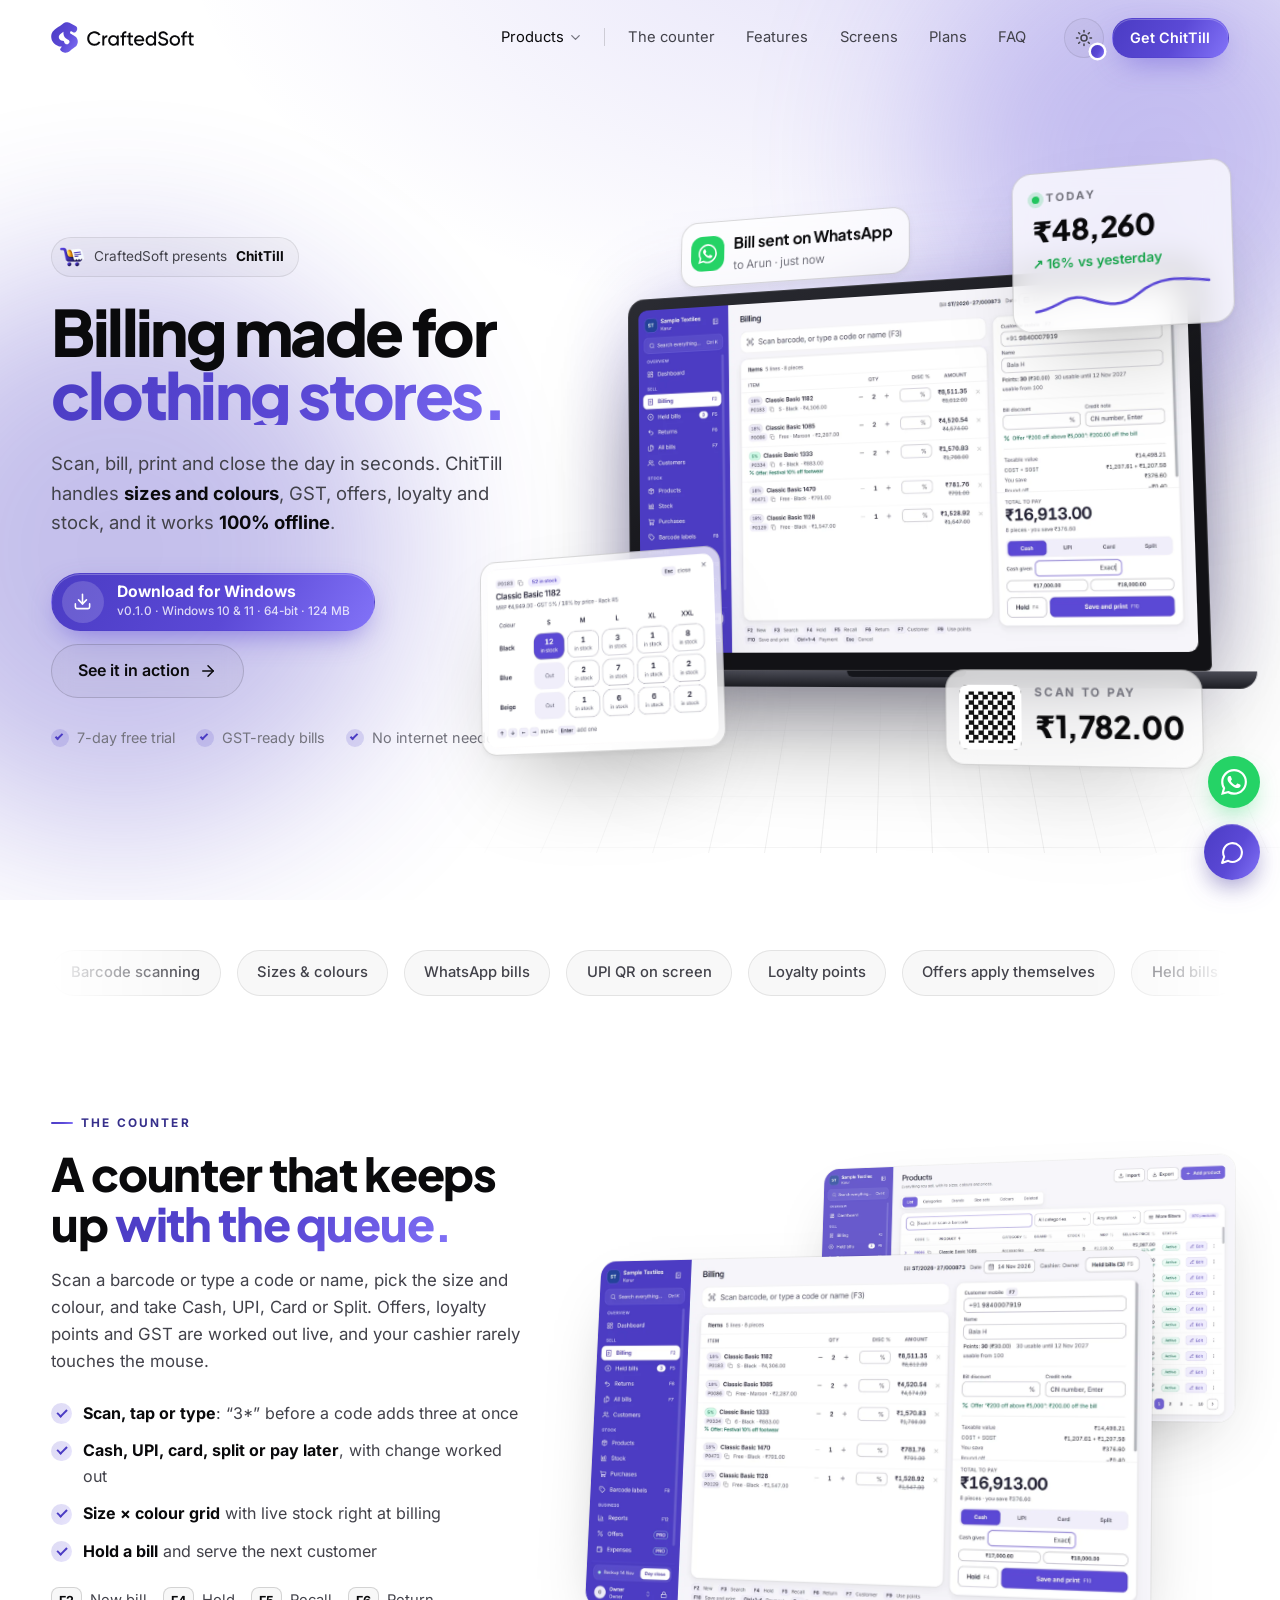
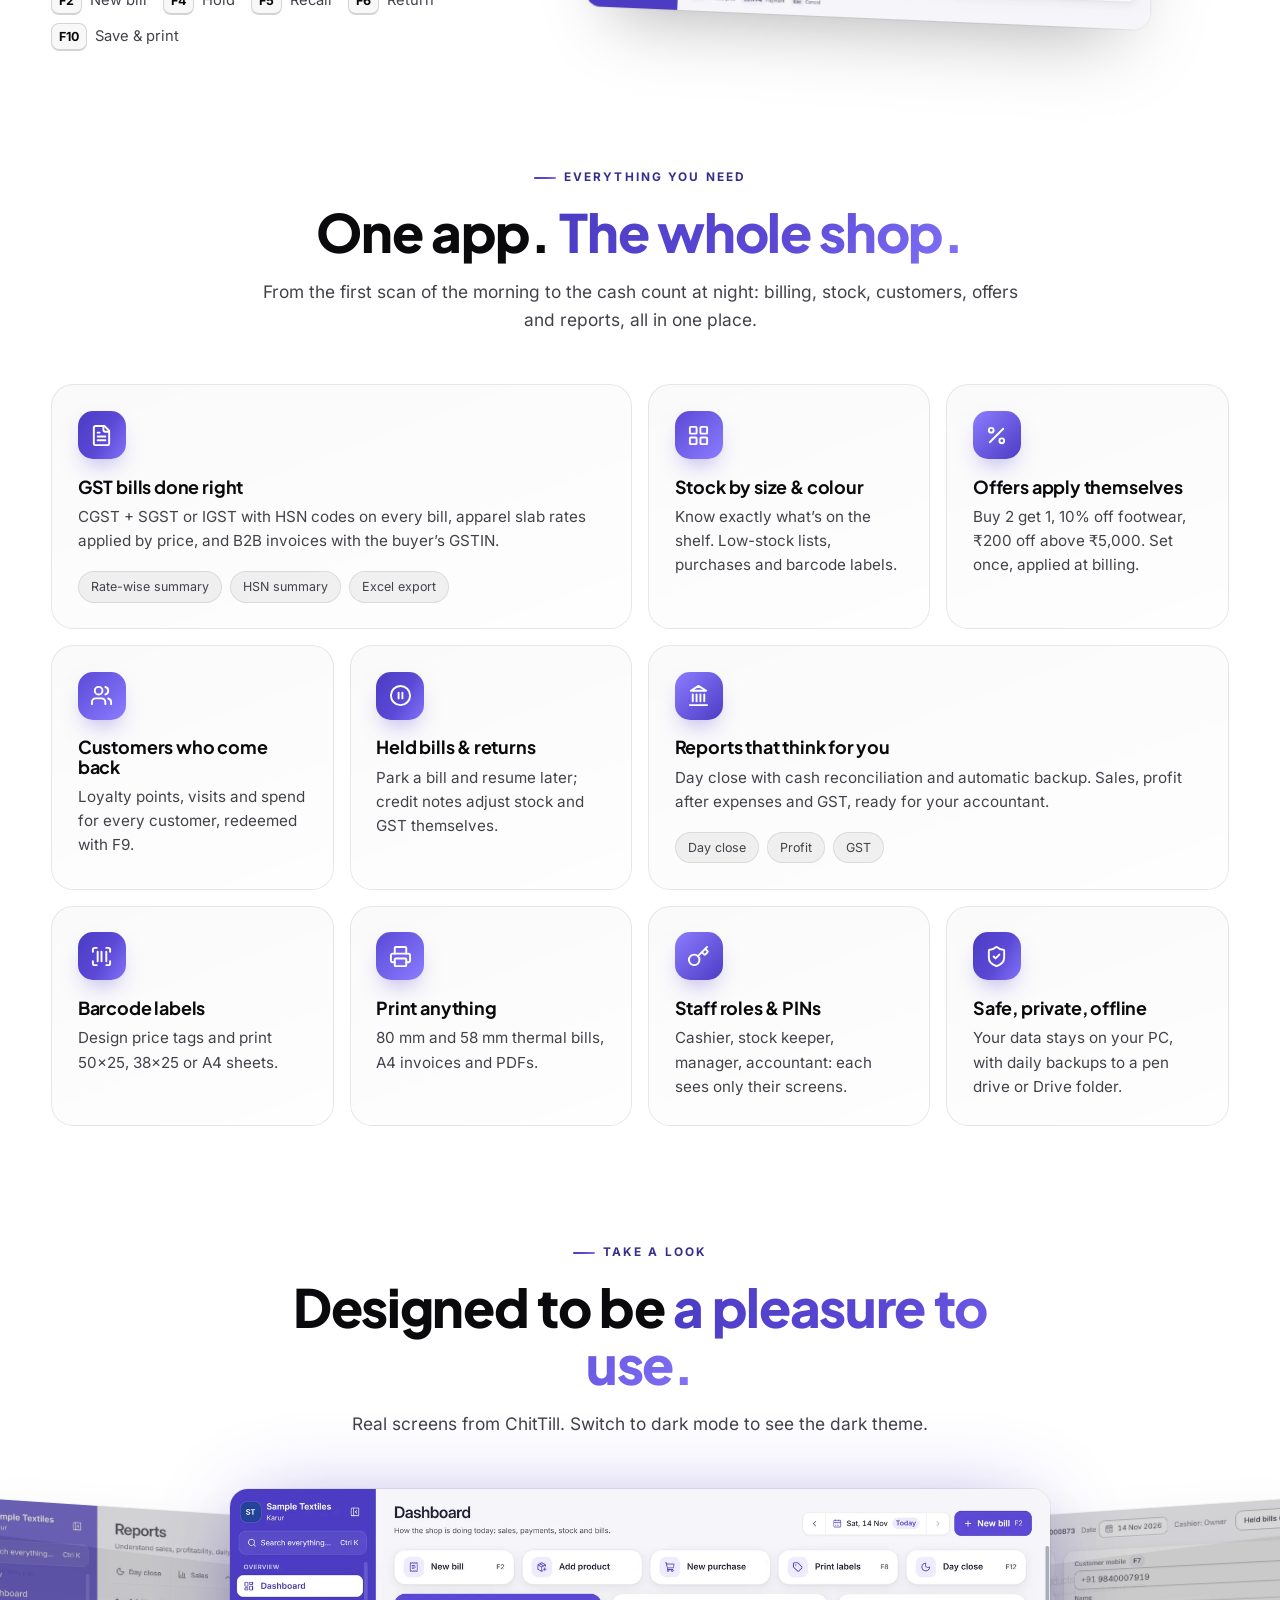
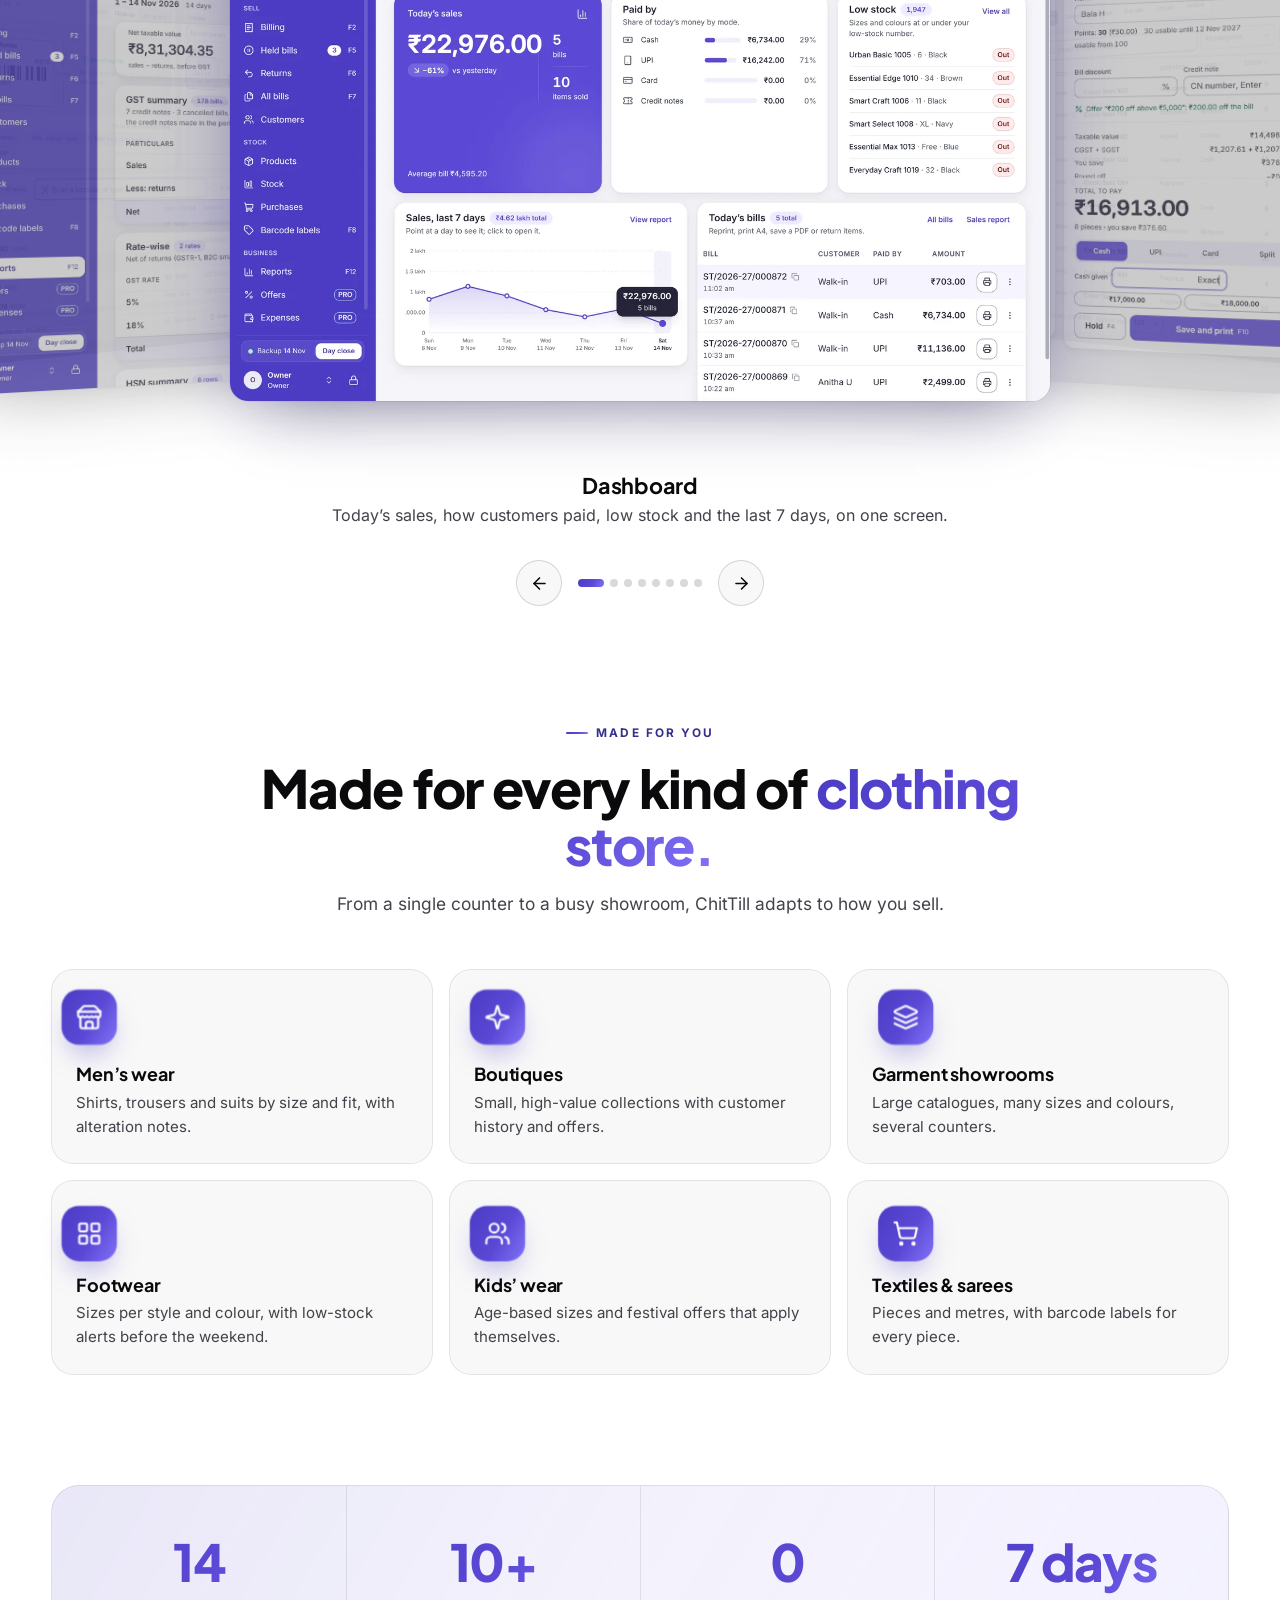
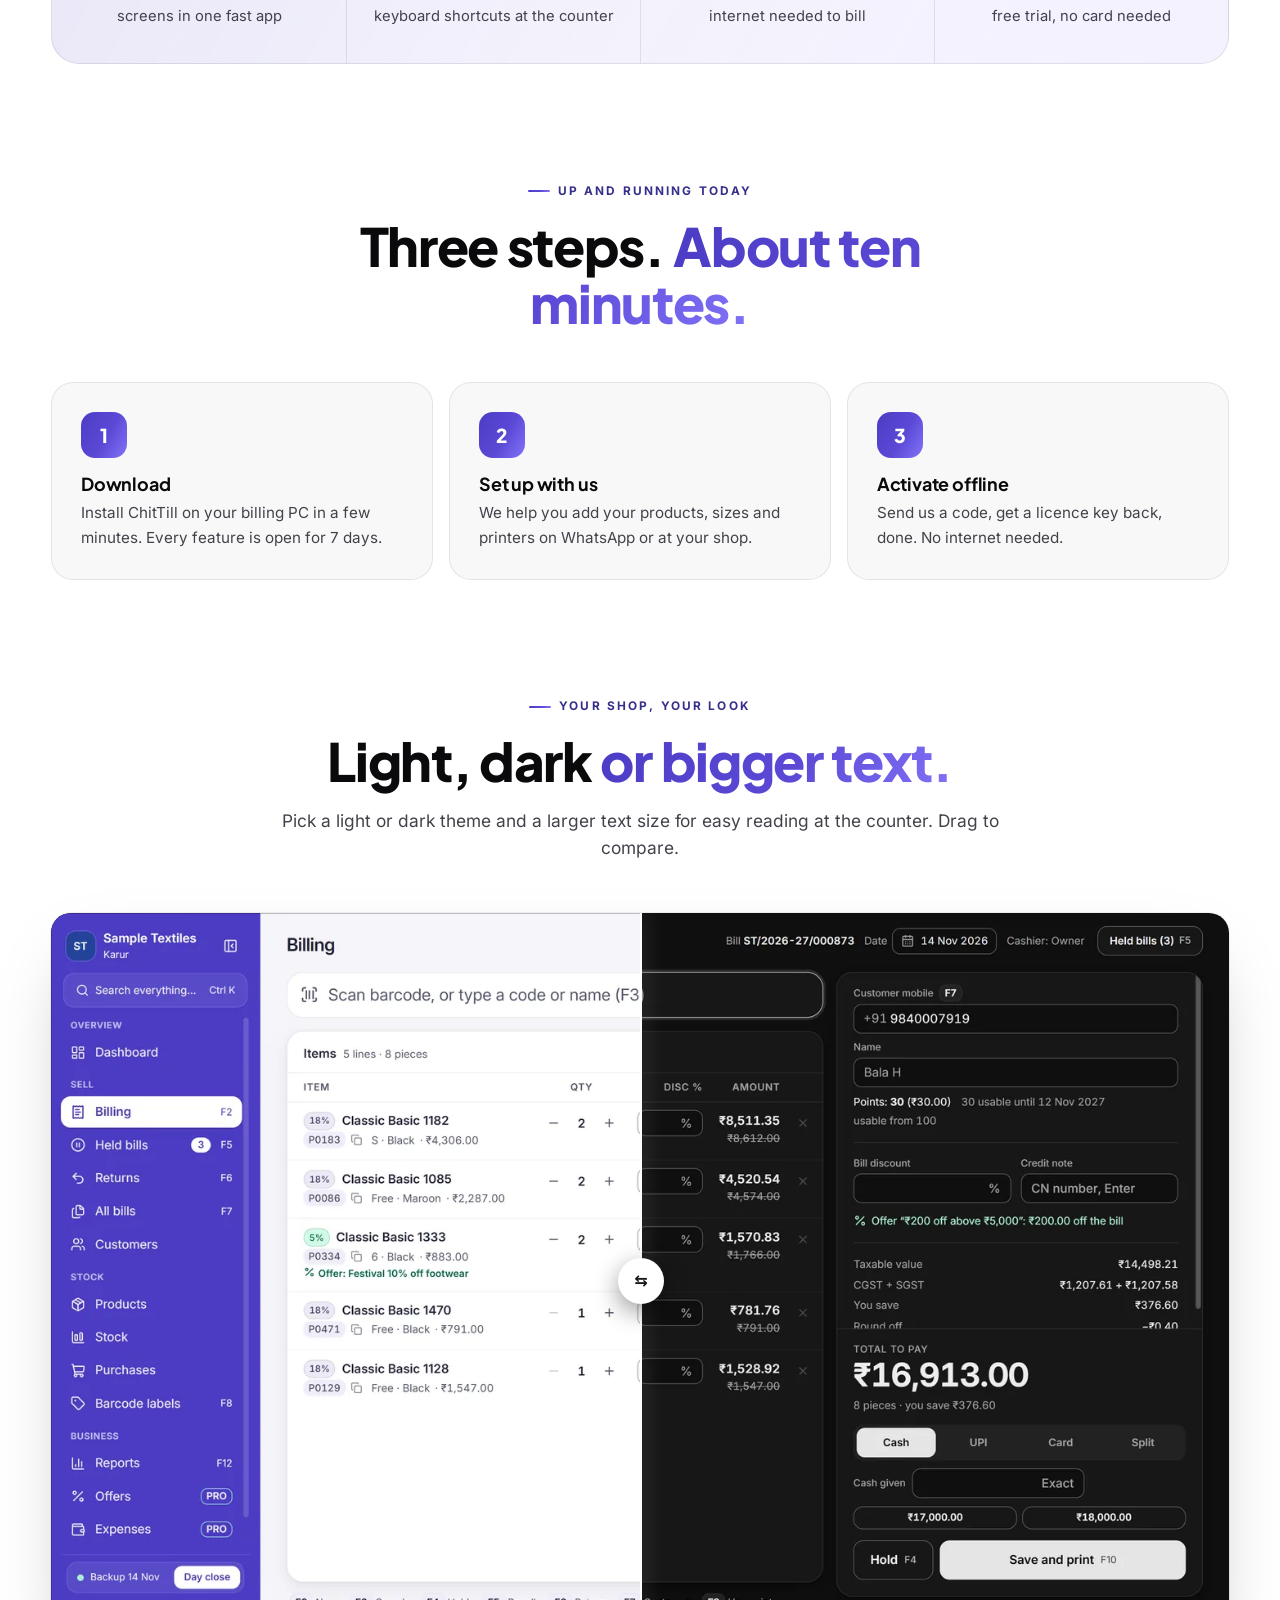
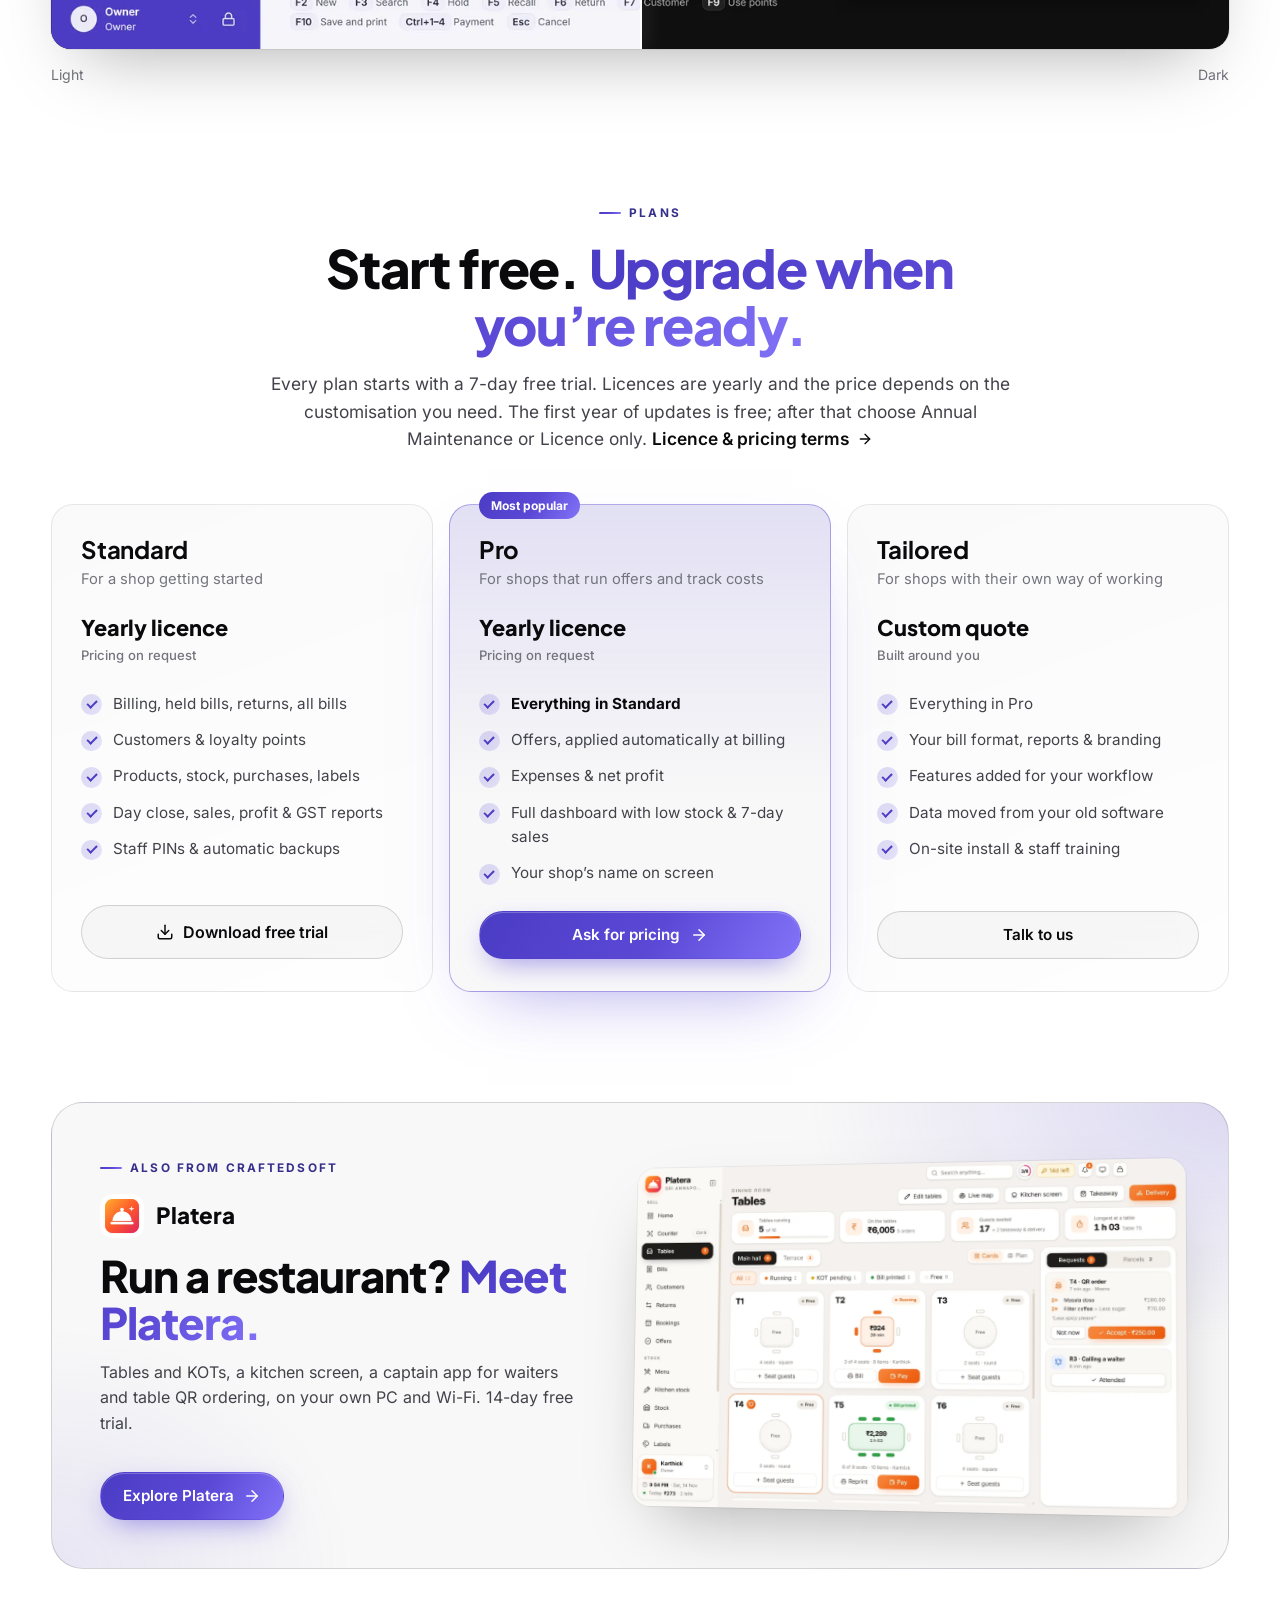
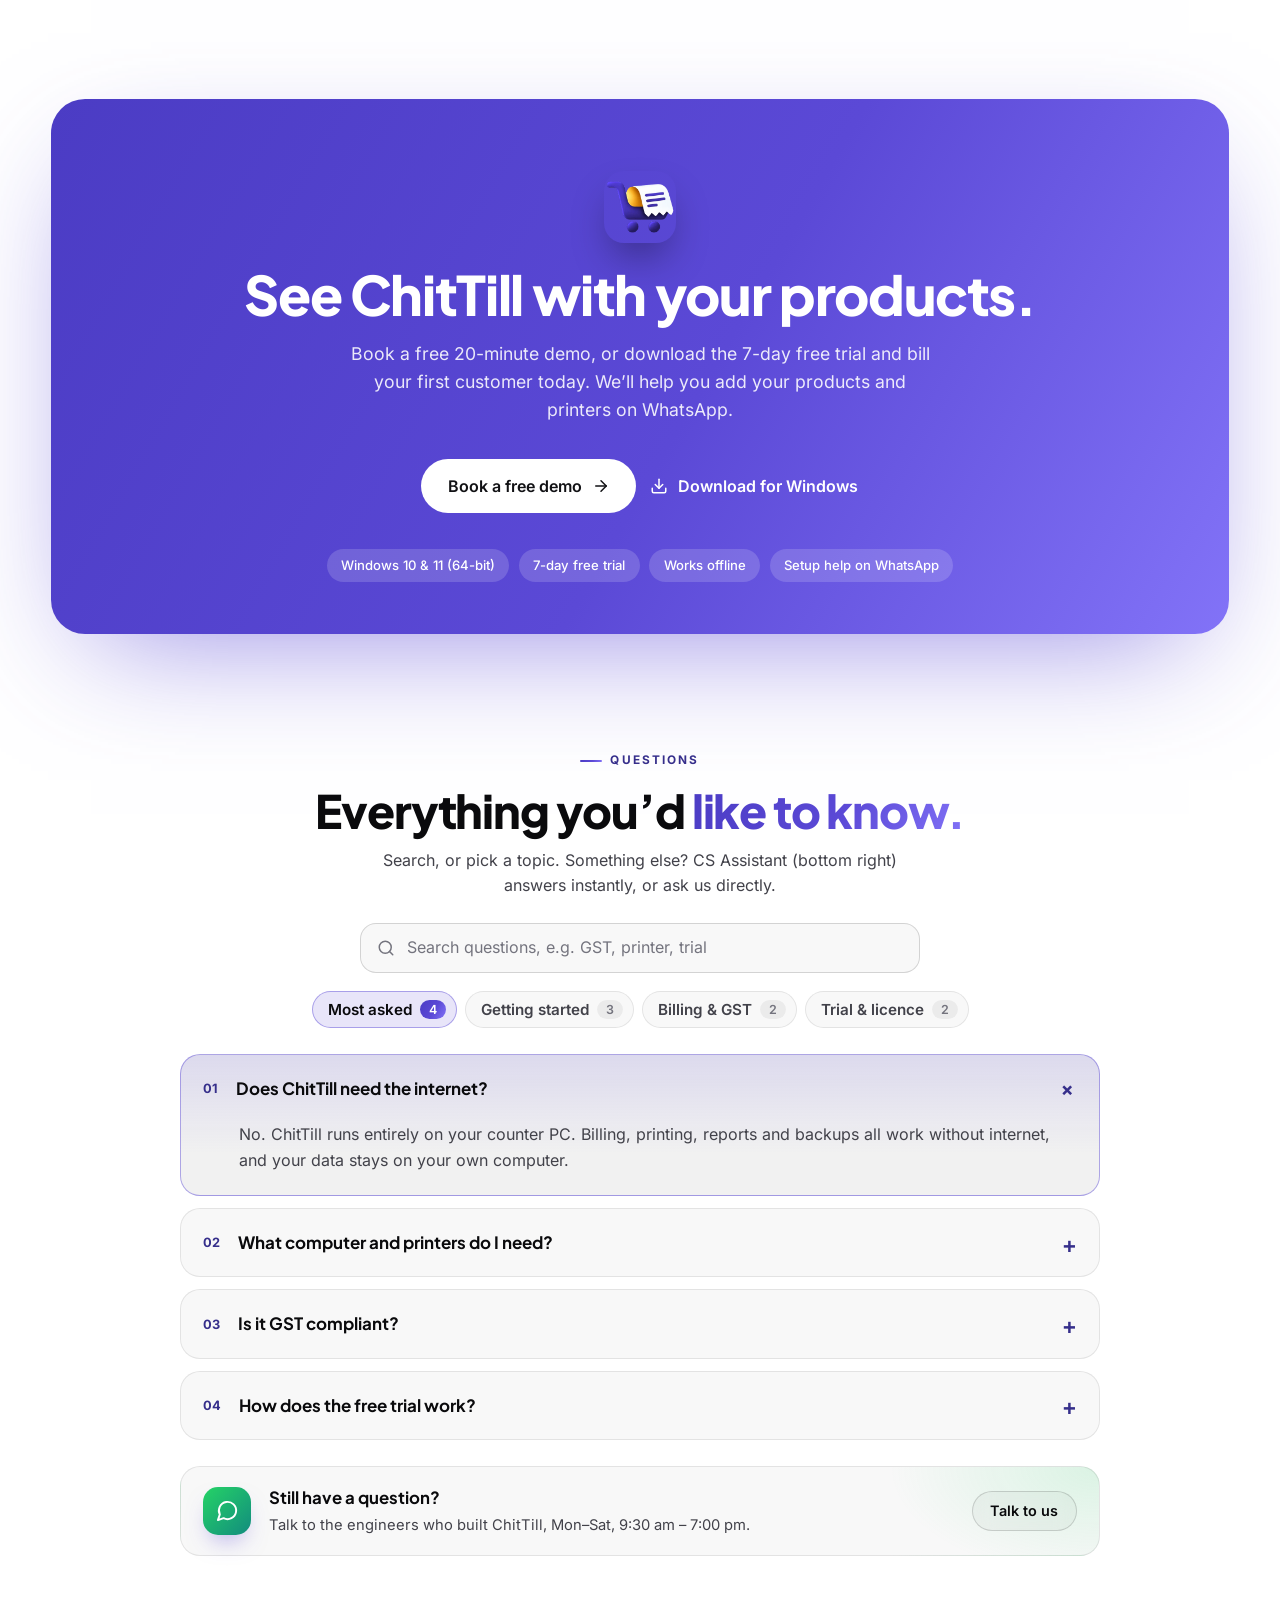
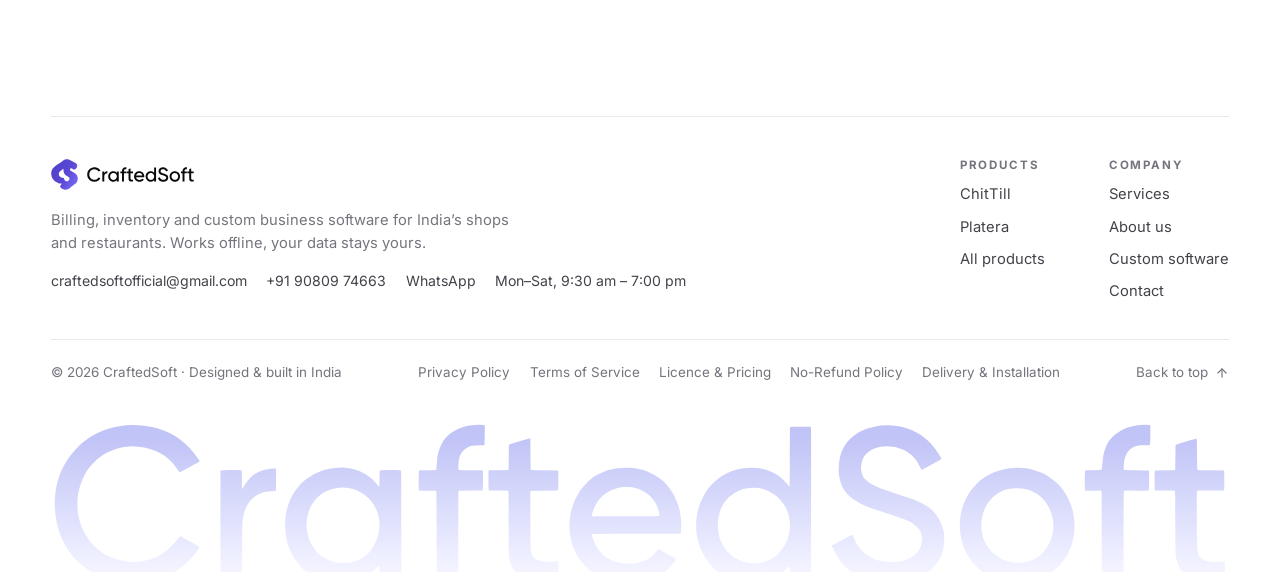
<file: products/chittill/index.html>
<!doctype html>
<html lang="en" data-root="../../">
<head>
  <meta charset="utf-8" />
  <meta name="viewport" content="width=device-width, initial-scale=1" />
  <title>ChitTill · Billing software for clothing stores</title>
  <meta name="description" content="ChitTill is fast, offline billing and stock software for clothing and men’s wear shops in India: sizes and colours, GST, offers, loyalty, barcode labels and day close." />
  <meta name="theme-color" content="#ffffff" />
  <link rel="icon" href="../../assets/img/chittill/chittill-icon.webp" type="image/webp" />
  <!-- build:boot -->
<script>(function(){var d=document.documentElement;d.classList.add('js');var s='violet';try{var k=localStorage.getItem('cs-scheme');if(["violet","mono","aurora","ocean","forest","sunset"].indexOf(k)>=0)s=k}catch(e){}d.dataset.scheme=s;try{var t=localStorage.getItem('cs-theme');if(!t)t=matchMedia('(prefers-color-scheme: dark)').matches?'dark':'light';d.dataset.theme=t}catch(e){d.dataset.theme='light'}if(location.protocol!=='file:'){var v=document.createElement('style');v.textContent='@view-transition{navigation:auto}@media (prefers-reduced-motion:reduce){@view-transition{navigation:none}}';document.head.appendChild(v)}})()</script>
<!-- /build:boot -->
  <!-- build:head -->
<meta property="og:type" content="website" />
  <meta property="og:site_name" content="CraftedSoft" />
  <meta property="og:title" content="ChitTill · Billing software for clothing stores" />
  <meta property="og:description" content="ChitTill is fast, offline billing and stock software for clothing and men’s wear shops in India: sizes and colours, GST, offers, loyalty, barcode labels and day close." />
  <meta property="og:image" content="../../assets/img/og/craftedsoft.png" />
  <meta property="og:image:width" content="1200" />
  <meta property="og:image:height" content="630" />
  <meta property="og:locale" content="en_IN" />
  <meta name="twitter:card" content="summary_large_image" />
  <link rel="apple-touch-icon" href="../../assets/img/apple-touch-icon.png" />
  <link rel="manifest" href="../../site.webmanifest" />
  <script type="application/ld+json">{"@context":"https://schema.org","@graph":[{"@type":"SoftwareApplication","name":"ChitTill","description":"Fast, offline billing and stock for apparel and men’s wear shops: sizes and colours, GST, offers, loyalty, barcode labels and day close.","applicationCategory":"BusinessApplication","operatingSystem":"Windows 10, Windows 11","softwareVersion":"0.1.0","publisher":{"@type":"Organization","name":"CraftedSoft"}}]}</script>
<!-- /build:head -->
  <link rel="stylesheet" href="../../assets/css/style.css?v=e0066e8a" />
</head>
<body data-page="product-chittill" data-nav="counter:The counter,features:Features,screens:Screens,plans:Plans,faq:FAQ">
  <!-- build:sprite -->
<svg width="0" height="0" style="position:absolute" aria-hidden="true" focusable="false"><defs><symbol id="i-arrow" viewBox="0 0 24 24"><path d="M5 12h14"/><path d="m12 5 7 7-7 7"/></symbol><symbol id="i-right" viewBox="0 0 24 24"><path d="m9 18 6-6-6-6"/></symbol><symbol id="i-down" viewBox="0 0 24 24"><path d="m6 9 6 6 6-6"/></symbol><symbol id="i-check" viewBox="0 0 24 24"><path d="M20 6 9 17l-5-5"/></symbol><symbol id="i-plus" viewBox="0 0 24 24"><path d="M5 12h14"/><path d="M12 5v14"/></symbol><symbol id="i-menu" viewBox="0 0 24 24"><line x1="4" x2="20" y1="7" y2="7"/><line x1="4" x2="20" y1="12" y2="12"/><line x1="4" x2="20" y1="17" y2="17"/></symbol><symbol id="i-x" viewBox="0 0 24 24"><path d="M18 6 6 18"/><path d="m6 6 12 12"/></symbol><symbol id="i-sun" viewBox="0 0 24 24"><circle cx="12" cy="12" r="4"/><path d="M12 2v2"/><path d="M12 20v2"/><path d="m4.93 4.93 1.41 1.41"/><path d="m17.66 17.66 1.41 1.41"/><path d="M2 12h2"/><path d="M20 12h2"/><path d="m6.34 17.66-1.41 1.41"/><path d="m19.07 4.93-1.41 1.41"/></symbol><symbol id="i-moon" viewBox="0 0 24 24"><path d="M12 3a6 6 0 0 0 9 9 9 9 0 1 1-9-9Z"/></symbol><symbol id="i-mail" viewBox="0 0 24 24"><rect width="20" height="16" x="2" y="4" rx="2"/><path d="m22 7-8.97 5.7a1.94 1.94 0 0 1-2.06 0L2 7"/></symbol><symbol id="i-phone" viewBox="0 0 24 24"><path d="M13.832 16.568a1 1 0 0 0 1.213-.303l.355-.465A2 2 0 0 1 17 15h3a2 2 0 0 1 2 2v3a2 2 0 0 1-2 2A18 18 0 0 1 2 4a2 2 0 0 1 2-2h3a2 2 0 0 1 2 2v3a2 2 0 0 1-.8 1.6l-.468.351a1 1 0 0 0-.292 1.233 14 14 0 0 0 6.392 6.384"/></symbol><symbol id="i-message" viewBox="0 0 24 24"><path d="M7.9 20A9 9 0 1 0 4 16.1L2 22Z"/></symbol><symbol id="i-pin" viewBox="0 0 24 24"><path d="M20 10c0 4.993-5.539 10.193-7.399 11.799a1 1 0 0 1-1.202 0C9.539 20.193 4 14.993 4 10a8 8 0 0 1 16 0"/><circle cx="12" cy="10" r="3"/></symbol><symbol id="i-clock" viewBox="0 0 24 24"><circle cx="12" cy="12" r="10"/><path d="M12 6v6l4 2"/></symbol><symbol id="i-wifioff" viewBox="0 0 24 24"><path d="M12 20h.01"/><path d="M8.5 16.429a5 5 0 0 1 7 0"/><path d="M5 12.859a10 10 0 0 1 5.17-2.69"/><path d="M19 12.859a10 10 0 0 0-2.007-1.523"/><path d="M2 8.82a15 15 0 0 1 4.177-2.643"/><path d="M22 8.82a15 15 0 0 0-11.288-3.764"/><path d="m2 2 20 20"/></symbol><symbol id="i-shield" viewBox="0 0 24 24"><path d="M20 13c0 5-3.5 7.5-7.66 8.95a1 1 0 0 1-.67-.01C7.5 20.5 4 18 4 13V6a1 1 0 0 1 1-1c2 0 4.5-1.2 6.24-2.72a1.17 1.17 0 0 1 1.52 0C14.51 3.81 17 5 19 5a1 1 0 0 1 1 1z"/><path d="m9 12 2 2 4-4"/></symbol><symbol id="i-headset" viewBox="0 0 24 24"><path d="M3 11h3a2 2 0 0 1 2 2v3a2 2 0 0 1-2 2H5a2 2 0 0 1-2-2v-5Zm0 0a9 9 0 1 1 18 0m0 0v5a2 2 0 0 1-2 2h-1a2 2 0 0 1-2-2v-3a2 2 0 0 1 2-2h3Z"/><path d="M21 16v2a4 4 0 0 1-4 4h-5"/></symbol><symbol id="i-grad" viewBox="0 0 24 24"><path d="M21.42 10.922a1 1 0 0 0-.019-1.838L12.83 5.18a2 2 0 0 0-1.66 0L2.6 9.08a1 1 0 0 0 0 1.832l8.57 3.908a2 2 0 0 0 1.66 0z"/><path d="M22 10v6"/><path d="M6 12.5V16a6 3 0 0 0 12 0v-3.5"/></symbol><symbol id="i-refresh" viewBox="0 0 24 24"><path d="M3 12a9 9 0 0 1 9-9 9.75 9.75 0 0 1 6.74 2.74L21 8"/><path d="M21 3v5h-5"/><path d="M21 12a9 9 0 0 1-9 9 9.75 9.75 0 0 1-6.74-2.74L3 16"/><path d="M8 16H3v5"/></symbol><symbol id="i-zap" viewBox="0 0 24 24"><path d="M4 14a1 1 0 0 1-.78-1.63l9.9-10.2a.5.5 0 0 1 .86.46l-1.92 6.02A1 1 0 0 0 13 10h7a1 1 0 0 1 .78 1.63l-9.9 10.2a.5.5 0 0 1-.86-.46l1.92-6.02A1 1 0 0 0 11 14z"/></symbol><symbol id="i-grid" viewBox="0 0 24 24"><rect width="7" height="7" x="3" y="3" rx="1"/><rect width="7" height="7" x="14" y="3" rx="1"/><rect width="7" height="7" x="14" y="14" rx="1"/><rect width="7" height="7" x="3" y="14" rx="1"/></symbol><symbol id="i-undo" viewBox="0 0 24 24"><path d="M9 14 4 9l5-5"/><path d="M4 9h10.5a5.5 5.5 0 0 1 5.5 5.5a5.5 5.5 0 0 1-5.5 5.5H11"/></symbol><symbol id="i-pause" viewBox="0 0 24 24"><circle cx="12" cy="12" r="10"/><line x1="10" x2="10" y1="15" y2="9"/><line x1="14" x2="14" y1="15" y2="9"/></symbol><symbol id="i-cart" viewBox="0 0 24 24"><circle cx="8" cy="21" r="1"/><circle cx="19" cy="21" r="1"/><path d="M2.05 2.05h2l2.66 12.42a2 2 0 0 0 2 1.58h9.78a2 2 0 0 0 1.95-1.57l1.65-7.43H5.12"/></symbol><symbol id="i-users" viewBox="0 0 24 24"><path d="M16 21v-2a4 4 0 0 0-4-4H6a4 4 0 0 0-4 4v2"/><circle cx="9" cy="7" r="4"/><path d="M22 21v-2a4 4 0 0 0-3-3.87"/><path d="M16 3.13a4 4 0 0 1 0 7.75"/></symbol><symbol id="i-db" viewBox="0 0 24 24"><ellipse cx="12" cy="5" rx="9" ry="3"/><path d="M3 5V19A9 3 0 0 0 21 19V5"/><path d="M3 12A9 3 0 0 0 21 12"/></symbol><symbol id="i-printer" viewBox="0 0 24 24"><path d="M6 18H4a2 2 0 0 1-2-2v-5a2 2 0 0 1 2-2h16a2 2 0 0 1 2 2v5a2 2 0 0 1-2 2h-2"/><path d="M6 9V3a1 1 0 0 1 1-1h10a1 1 0 0 1 1 1v6"/><rect x="6" y="14" width="12" height="8" rx="1"/></symbol><symbol id="i-wallet" viewBox="0 0 24 24"><path d="M19 7V4a1 1 0 0 0-1-1H5a2 2 0 0 0 0 4h15a1 1 0 0 1 1 1v4h-3a2 2 0 0 0 0 4h3a1 1 0 0 0 1-1v-2a1 1 0 0 0-1-1"/><path d="M3 5v14a2 2 0 0 0 2 2h15a1 1 0 0 0 1-1v-4"/></symbol><symbol id="i-files" viewBox="0 0 24 24"><path d="M20 7h-3a2 2 0 0 1-2-2V2"/><path d="M9 18a2 2 0 0 1-2-2V4a2 2 0 0 1 2-2h7l4 4v10a2 2 0 0 1-2 2Z"/><path d="M3 7.6v12.8A1.6 1.6 0 0 0 4.6 22h9.8"/></symbol><symbol id="i-percent" viewBox="0 0 24 24"><line x1="19" x2="5" y1="5" y2="19"/><circle cx="6.5" cy="6.5" r="2.5"/><circle cx="17.5" cy="17.5" r="2.5"/></symbol><symbol id="i-landmark" viewBox="0 0 24 24"><line x1="3" x2="21" y1="22" y2="22"/><line x1="6" x2="6" y1="18" y2="11"/><line x1="10" x2="10" y1="18" y2="11"/><line x1="14" x2="14" y1="18" y2="11"/><line x1="18" x2="18" y1="18" y2="11"/><polygon points="12 2 20 7 4 7"/></symbol><symbol id="i-monitor" viewBox="0 0 24 24"><rect width="20" height="14" x="2" y="3" rx="2"/><line x1="8" x2="16" y1="21" y2="21"/><line x1="12" x2="12" y1="17" y2="21"/></symbol><symbol id="i-sparkles" viewBox="0 0 24 24"><path d="M9.937 15.5A2 2 0 0 0 8.5 14.063l-6.135-1.582a.5.5 0 0 1 0-.962L8.5 9.936A2 2 0 0 0 9.937 8.5l1.582-6.135a.5.5 0 0 1 .963 0L14.063 8.5A2 2 0 0 0 15.5 9.937l6.135 1.581a.5.5 0 0 1 0 .964L15.5 14.063a2 2 0 0 0-1.437 1.437l-1.582 6.135a.5.5 0 0 1-.963 0z"/></symbol><symbol id="i-calendar" viewBox="0 0 24 24"><path d="M8 2v4"/><path d="M16 2v4"/><rect width="18" height="18" x="3" y="4" rx="2"/><path d="M3 10h18"/></symbol><symbol id="i-layers" viewBox="0 0 24 24"><path d="m12.83 2.18a2 2 0 0 0-1.66 0L2.6 6.08a1 1 0 0 0 0 1.83l8.58 3.91a2 2 0 0 0 1.66 0l8.58-3.9a1 1 0 0 0 0-1.83Z"/><path d="m22 17.65-9.17 4.16a2 2 0 0 1-1.66 0L2 17.65"/><path d="m22 12.65-9.17 4.16a2 2 0 0 1-1.66 0L2 12.65"/></symbol><symbol id="i-store" viewBox="0 0 24 24"><path d="m2 7 4.41-4.41A2 2 0 0 1 7.83 2h8.34a2 2 0 0 1 1.42.59L22 7"/><path d="M4 12v8a2 2 0 0 0 2 2h12a2 2 0 0 0 2-2v-8"/><path d="M15 22v-4a2 2 0 0 0-2-2h-2a2 2 0 0 0-2 2v4"/><path d="M2 7h20"/><path d="M22 7v3a2 2 0 0 1-2 2a2.7 2.7 0 0 1-1.59-.63.7.7 0 0 0-.82 0A2.7 2.7 0 0 1 16 12a2.7 2.7 0 0 1-1.59-.63.7.7 0 0 0-.82 0A2.7 2.7 0 0 1 12 12a2.7 2.7 0 0 1-1.59-.63.7.7 0 0 0-.82 0A2.7 2.7 0 0 1 8 12a2.7 2.7 0 0 1-1.59-.63.7.7 0 0 0-.82 0A2.7 2.7 0 0 1 4 12a2 2 0 0 1-2-2V7"/></symbol><symbol id="i-whatsapp" viewBox="0 0 24 24"><path fill="currentColor" stroke="none" d="M17.472 14.382c-.297-.149-1.758-.867-2.03-.967-.273-.099-.471-.148-.67.15-.197.297-.767.966-.94 1.164-.173.199-.347.223-.644.075-.297-.15-1.255-.463-2.39-1.475-.883-.788-1.48-1.761-1.653-2.059-.173-.297-.018-.458.13-.606.134-.133.298-.347.446-.52.149-.174.198-.298.298-.497.099-.198.05-.371-.025-.52-.075-.149-.669-1.612-.916-2.207-.242-.579-.487-.5-.669-.51-.173-.008-.371-.01-.57-.01-.198 0-.52.074-.792.372-.272.297-1.04 1.016-1.04 2.479 0 1.462 1.065 2.875 1.213 3.074.149.198 2.096 3.2 5.077 4.487.709.306 1.262.489 1.694.625.712.227 1.36.195 1.871.118.571-.085 1.758-.719 2.006-1.413.248-.694.248-1.289.173-1.413-.074-.124-.272-.198-.57-.347m-5.421 7.403h-.004a9.87 9.87 0 0 1-5.031-1.378l-.361-.214-3.741.982.998-3.648-.235-.374a9.86 9.86 0 0 1-1.51-5.26c.001-5.45 4.436-9.884 9.888-9.884 2.64 0 5.122 1.03 6.988 2.898a9.825 9.825 0 0 1 2.893 6.994c-.003 5.45-4.437 9.884-9.885 9.884m8.413-18.297A11.815 11.815 0 0 0 12.05 0C5.495 0 .16 5.335.157 11.892c0 2.096.547 4.142 1.588 5.945L.057 24l6.305-1.654a11.882 11.882 0 0 0 5.683 1.448h.005c6.554 0 11.89-5.335 11.893-11.893a11.821 11.821 0 0 0-3.48-8.413Z"/></symbol><symbol id="i-file" viewBox="0 0 24 24"><path d="M15 2H6a2 2 0 0 0-2 2v16a2 2 0 0 0 2 2h12a2 2 0 0 0 2-2V7Z"/><path d="M14 2v4a2 2 0 0 0 2 2h4"/><path d="M10 9H8"/><path d="M16 13H8"/><path d="M16 17H8"/></symbol><symbol id="i-key" viewBox="0 0 24 24"><path d="m15.5 7.5 2.3 2.3a1 1 0 0 0 1.4 0l2.1-2.1a1 1 0 0 0 0-1.4L19 4"/><path d="m21 2-9.6 9.6"/><circle cx="7.5" cy="15.5" r="5.5"/></symbol><symbol id="i-scale" viewBox="0 0 24 24"><path d="m16 16 3-8 3 8c-.87.65-1.92 1-3 1s-2.13-.35-3-1Z"/><path d="m2 16 3-8 3 8c-.87.65-1.92 1-3 1s-2.13-.35-3-1Z"/><path d="M7 21h10"/><path d="M12 3v18"/><path d="M3 7h2c2 0 5-1 7-2 2 1 5 2 7 2h2"/></symbol><symbol id="i-truck" viewBox="0 0 24 24"><path d="M14 18V6a2 2 0 0 0-2-2H4a2 2 0 0 0-2 2v11a1 1 0 0 0 1 1h2"/><path d="M15 18H9"/><path d="M19 18h2a1 1 0 0 0 1-1v-3.65a1 1 0 0 0-.22-.624l-3.48-4.35A1 1 0 0 0 17.52 8H14"/><circle cx="17" cy="18" r="2"/><circle cx="7" cy="18" r="2"/></symbol><symbol id="i-linkedin" viewBox="0 0 24 24"><path d="M16 8a6 6 0 0 1 6 6v7h-4v-7a2 2 0 0 0-2-2 2 2 0 0 0-2 2v7h-4v-7a6 6 0 0 1 6-6z"/><rect width="4" height="12" x="2" y="9"/><circle cx="4" cy="4" r="2"/></symbol><symbol id="i-github" viewBox="0 0 24 24"><path d="M15 22v-4a4.8 4.8 0 0 0-1-3.5c3 0 6-2 6-5.5.08-1.25-.27-2.48-1-3.5.28-1.15.28-2.35 0-3.5 0 0-1 0-3 1.5-2.64-.5-5.36-.5-8 0C6 2 5 2 5 2c-.3 1.15-.3 2.35 0 3.5A5.403 5.403 0 0 0 4 9c0 3.5 3 5.5 6 5.5-.39.49-.68 1.05-.85 1.65-.17.6-.22 1.23-.15 1.85v4"/><path d="M9 18c-4.51 2-5-2-7-2"/></symbol><symbol id="i-search" viewBox="0 0 24 24"><circle cx="11" cy="11" r="8"/><path d="m21 21-4.3-4.3"/></symbol><symbol id="i-download" viewBox="0 0 24 24"><path d="M12 15V3"/><path d="M21 15v4a2 2 0 0 1-2 2H5a2 2 0 0 1-2-2v-4"/><path d="m7 10 5 5 5-5"/></symbol><symbol id="i-star" viewBox="0 0 24 24"><path d="M11.525 2.295a.53.53 0 0 1 .95 0l2.31 4.679a2.123 2.123 0 0 0 1.595 1.16l5.166.756a.53.53 0 0 1 .294.904l-3.736 3.638a2.123 2.123 0 0 0-.611 1.878l.882 5.14a.53.53 0 0 1-.771.56l-4.618-2.428a2.122 2.122 0 0 0-1.973 0L6.396 21.01a.53.53 0 0 1-.77-.56l.881-5.139a2.122 2.122 0 0 0-.611-1.879L2.16 9.795a.53.53 0 0 1 .294-.906l5.165-.755a2.122 2.122 0 0 0 1.597-1.16z"/></symbol><symbol id="i-scan" viewBox="0 0 24 24"><path d="M3 7V5a2 2 0 0 1 2-2h2"/><path d="M17 3h2a2 2 0 0 1 2 2v2"/><path d="M21 17v2a2 2 0 0 1-2 2h-2"/><path d="M7 21H5a2 2 0 0 1-2-2v-2"/><path d="M8 7v10"/><path d="M12 7v10"/><path d="M17 7v10"/></symbol><symbol id="i-send" viewBox="0 0 24 24"><path d="M14.536 21.686a.5.5 0 0 0 .937-.024l6.5-19a.496.496 0 0 0-.635-.635l-19 6.5a.5.5 0 0 0-.024.937l7.93 3.18a2 2 0 0 1 1.112 1.11z"/><path d="m21.854 2.147-10.94 10.939"/></symbol></defs></svg>
<!-- /build:sprite -->
  <div class="aurora" aria-hidden="true"><span></span><span></span><span></span></div>
  <a class="skip" href="#main">Skip to content</a>
  <!-- build:header -->
<header class="nav" id="hdr">
    <div class="nav-in">
      <a class="brand" href="../../" aria-label="CraftedSoft home"><span class="logo-mark" aria-hidden="true"></span><span class="logo-word" aria-hidden="true"></span></a>
      <nav class="nav-links" aria-label="ChitTill sections"><div class="pmenu" data-here="0">
        <button type="button" class="pmenu-btn" aria-expanded="false" aria-controls="pmenu-panel"><span>Products</span><svg class="i" aria-hidden="true"><use href="#i-down"/></svg></button>
        <div class="pmenu-panel" id="pmenu-panel" hidden>
          <div class="pmenu-list"><div class="pmenu-head">Products</div><a class="pmenu-item" href="../../products/chittill/" data-i="0" style="--pc:#5b49d6" aria-current="page"><img src="../../assets/img/chittill/chittill-icon.webp" alt="" width="34" height="34"><span><b>ChitTill</b><small>For shops</small></span><span class="here" title="You are here">✓</span></a><a class="pmenu-item" href="../../products/platera/" data-i="1" style="--pc:#f26b1d"><img src="../../assets/img/platera/platera-icon.webp" alt="" width="34" height="34"><span><b>Platera</b><small>For restaurants</small></span></a><div class="pmenu-sep"></div><a class="pmenu-extra" href="../../products/"><i><svg class="i" aria-hidden="true"><use href="#i-grid"/></svg></i>All products</a><a class="pmenu-extra" href="../../contact/?interest=custom"><i><svg class="i" aria-hidden="true"><use href="#i-plus"/></svg></i>Custom software</a></div>
          <div class="pmenu-preview"><div class="pmenu-pane" data-i="0" style="--pc:#5b49d6" hidden><img src="../../assets/img/chittill/dashboard-sm.webp" alt="" loading="lazy" width="1440" height="900"><b>ChitTill · Billing made for clothing stores</b><ul><li>Keyboard-first counter</li><li>Stock by size &amp; colour</li><li>GST done right</li></ul><span class="pmenu-go here">You’re here</span></div><div class="pmenu-pane" data-i="1" style="--pc:#f26b1d" hidden><img src="../../assets/img/platera/tables-sm.webp" alt="" loading="lazy" width="1440" height="900"><b>Platera · Billing made for restaurants</b><ul><li>Tables &amp; KOTs</li><li>Kitchen screen</li><li>Captain app &amp; table QR</li></ul><a class="pmenu-go" href="../../products/platera/">Explore Platera <svg class="i" aria-hidden="true"><use href="#i-arrow"/></svg></a></div></div>
        </div>
      </div><span class="nav-sep" aria-hidden="true"></span><a href="#counter">The counter</a><a href="#features">Features</a><a href="#screens">Screens</a><a href="#plans">Plans</a><a href="#faq">FAQ</a></nav>
      <div class="nav-act">
        <div class="appdd">
          <button type="button" class="icon-btn appbtn" aria-expanded="false" aria-controls="apppop" aria-label="Appearance: mode and colour" title="Appearance"><svg class="i i-sun" aria-hidden="true"><use href="#i-sun"/></svg><svg class="i i-moon" aria-hidden="true"><use href="#i-moon"/></svg><span class="appbtn__dot" aria-hidden="true"></span></button>
          <div class="apppop" id="apppop" role="dialog" aria-label="Appearance" hidden>
            <div class="apppop__head"><b>Appearance</b><small>Saved on this device</small></div>
            <div class="appear__label">Mode</div><div class="appear__seg" role="group" aria-label="Mode"><button type="button" data-mode-pick="light" aria-pressed="false"><svg class="i" aria-hidden="true"><use href="#i-sun"/></svg><span>Light</span></button><button type="button" data-mode-pick="dark" aria-pressed="false"><svg class="i" aria-hidden="true"><use href="#i-moon"/></svg><span>Dark</span></button><button type="button" data-mode-pick="auto" aria-pressed="true"><svg class="i" aria-hidden="true"><use href="#i-monitor"/></svg><span>Auto</span></button></div><div class="appear__label">Colour</div><div class="appear__grid" role="group" aria-label="Colour scheme"><button type="button" class="appear__sw" data-scheme-pick="violet" style="--sw:linear-gradient(135deg, #4b3cc4, #5b49d6 55%, #8b7cff)" aria-pressed="true"><span class="appear__pv" aria-hidden="true"><i></i><i></i><i></i><i></i></span><span class="appear__name">Violet</span><span class="appear__tick" aria-hidden="true"><svg class="i" aria-hidden="true"><use href="#i-check"/></svg></span></button><button type="button" class="appear__sw" data-scheme-pick="mono" style="--sw:var(--text)" aria-pressed="false"><span class="appear__pv" aria-hidden="true"><i></i><i></i><i></i><i></i></span><span class="appear__name">Mono</span><span class="appear__tick" aria-hidden="true"><svg class="i" aria-hidden="true"><use href="#i-check"/></svg></span></button><button type="button" class="appear__sw" data-scheme-pick="aurora" style="--sw:linear-gradient(135deg, #6d5dfc, #c056f5 55%, #ff6fa8)" aria-pressed="false"><span class="appear__pv" aria-hidden="true"><i></i><i></i><i></i><i></i></span><span class="appear__name">Aurora</span><span class="appear__tick" aria-hidden="true"><svg class="i" aria-hidden="true"><use href="#i-check"/></svg></span></button><button type="button" class="appear__sw" data-scheme-pick="ocean" style="--sw:linear-gradient(135deg, #0ea5e9, #6366f1 55%, #a855f7)" aria-pressed="false"><span class="appear__pv" aria-hidden="true"><i></i><i></i><i></i><i></i></span><span class="appear__name">Ocean</span><span class="appear__tick" aria-hidden="true"><svg class="i" aria-hidden="true"><use href="#i-check"/></svg></span></button><button type="button" class="appear__sw" data-scheme-pick="forest" style="--sw:linear-gradient(135deg, #10b981, #14b8a6 55%, #0ea5e9)" aria-pressed="false"><span class="appear__pv" aria-hidden="true"><i></i><i></i><i></i><i></i></span><span class="appear__name">Forest</span><span class="appear__tick" aria-hidden="true"><svg class="i" aria-hidden="true"><use href="#i-check"/></svg></span></button><button type="button" class="appear__sw" data-scheme-pick="sunset" style="--sw:linear-gradient(135deg, #f59e0b, #f43f5e 55%, #ec4899)" aria-pressed="false"><span class="appear__pv" aria-hidden="true"><i></i><i></i><i></i><i></i></span><span class="appear__name">Sunset</span><span class="appear__tick" aria-hidden="true"><svg class="i" aria-hidden="true"><use href="#i-check"/></svg></span></button></div>
            <div class="apppop__foot"><button type="button" data-appear-reset><svg class="i" aria-hidden="true"><use href="#i-refresh"/></svg>Reset to default</button></div>
          </div>
        </div>
        <a class="btn btn-primary btn-sm nav-cta" href="#get">Get ChitTill</a>
        <button type="button" class="nav-menu" aria-label="Open menu" aria-expanded="false" aria-controls="mnav"><span></span><span></span></button>
      </div>
    </div>
    <div class="mnav" id="mnav">
      <div class="mnav__links"><a href="../../">Home</a><a href="../../products/">Products</a><a href="../../services/">Services</a><a href="../../about/">About</a><a href="../../contact/">Contact</a></div>
      <div class="mnav__prods"><a href="../../products/chittill/"><img src="../../assets/img/chittill/chittill-icon.webp" alt="" width="38" height="38"><span><b>ChitTill</b><small>Billing made for clothing stores</small></span></a><a href="../../products/platera/"><img src="../../assets/img/platera/platera-icon.webp" alt="" width="38" height="38"><span><b>Platera</b><small>Billing made for restaurants</small></span></a></div>
      <div class="mnav__appear"><div class="mnav__appear-head"><b>Appearance</b><button type="button" data-appear-reset>Reset</button></div><div class="appear__label">Mode</div><div class="appear__seg" role="group" aria-label="Mode"><button type="button" data-mode-pick="light" aria-pressed="false"><svg class="i" aria-hidden="true"><use href="#i-sun"/></svg><span>Light</span></button><button type="button" data-mode-pick="dark" aria-pressed="false"><svg class="i" aria-hidden="true"><use href="#i-moon"/></svg><span>Dark</span></button><button type="button" data-mode-pick="auto" aria-pressed="true"><svg class="i" aria-hidden="true"><use href="#i-monitor"/></svg><span>Auto</span></button></div><div class="appear__label">Colour</div><div class="appear__grid" role="group" aria-label="Colour scheme"><button type="button" class="appear__sw" data-scheme-pick="violet" style="--sw:linear-gradient(135deg, #4b3cc4, #5b49d6 55%, #8b7cff)" aria-pressed="true"><span class="appear__pv" aria-hidden="true"><i></i><i></i><i></i><i></i></span><span class="appear__name">Violet</span><span class="appear__tick" aria-hidden="true"><svg class="i" aria-hidden="true"><use href="#i-check"/></svg></span></button><button type="button" class="appear__sw" data-scheme-pick="mono" style="--sw:var(--text)" aria-pressed="false"><span class="appear__pv" aria-hidden="true"><i></i><i></i><i></i><i></i></span><span class="appear__name">Mono</span><span class="appear__tick" aria-hidden="true"><svg class="i" aria-hidden="true"><use href="#i-check"/></svg></span></button><button type="button" class="appear__sw" data-scheme-pick="aurora" style="--sw:linear-gradient(135deg, #6d5dfc, #c056f5 55%, #ff6fa8)" aria-pressed="false"><span class="appear__pv" aria-hidden="true"><i></i><i></i><i></i><i></i></span><span class="appear__name">Aurora</span><span class="appear__tick" aria-hidden="true"><svg class="i" aria-hidden="true"><use href="#i-check"/></svg></span></button><button type="button" class="appear__sw" data-scheme-pick="ocean" style="--sw:linear-gradient(135deg, #0ea5e9, #6366f1 55%, #a855f7)" aria-pressed="false"><span class="appear__pv" aria-hidden="true"><i></i><i></i><i></i><i></i></span><span class="appear__name">Ocean</span><span class="appear__tick" aria-hidden="true"><svg class="i" aria-hidden="true"><use href="#i-check"/></svg></span></button><button type="button" class="appear__sw" data-scheme-pick="forest" style="--sw:linear-gradient(135deg, #10b981, #14b8a6 55%, #0ea5e9)" aria-pressed="false"><span class="appear__pv" aria-hidden="true"><i></i><i></i><i></i><i></i></span><span class="appear__name">Forest</span><span class="appear__tick" aria-hidden="true"><svg class="i" aria-hidden="true"><use href="#i-check"/></svg></span></button><button type="button" class="appear__sw" data-scheme-pick="sunset" style="--sw:linear-gradient(135deg, #f59e0b, #f43f5e 55%, #ec4899)" aria-pressed="false"><span class="appear__pv" aria-hidden="true"><i></i><i></i><i></i><i></i></span><span class="appear__name">Sunset</span><span class="appear__tick" aria-hidden="true"><svg class="i" aria-hidden="true"><use href="#i-check"/></svg></span></button></div></div>
      <a class="btn btn-primary btn-lg" href="../../contact/?interest=demo">Book a free demo <svg class="i" aria-hidden="true"><use href="#i-arrow"/></svg></a>
    </div>
  </header>
<!-- /build:header -->

  <main id="main">
    <!-- ===== Hero ===== -->
    <section class="hero" id="top">
      <div>
        <div class="eyebrow"><img src="../../assets/img/chittill/chittill-icon.webp" alt="" width="26" height="26" />CraftedSoft presents <b>ChitTill</b></div>
        <h1>Billing made for <span class="grad">clothing stores.</span></h1>
        <p class="lead">Scan, bill, print and close the day in seconds. ChitTill handles <b>sizes and colours</b>, GST, offers, loyalty and stock, and it works <b>100% offline</b>.</p>
        <div class="cta-row">
          <!-- build:download-hero -->
<a class="btn btn-primary btn-dl" href="https://github.com/craftedsoftofficial/chittill-releases/releases/download/v0.1.0/ChitTill-Setup-0.1.0.exe"><span class="dl-ico"><svg class="i" aria-hidden="true"><use href="#i-download"/></svg></span><span><b>Download for Windows</b><small>v0.1.0 · Windows 10 &amp; 11 · 64-bit · 124 MB</small></span></a>
<!-- /build:download-hero -->
          <a class="btn btn-ghost btn-lg" href="#screens">See it in action <svg class="i"><use href="#i-arrow"/></svg></a>
        </div>
        <ul class="trust"><li><i></i>7-day free trial</li><li><i></i>GST-ready bills</li><li><i></i>No internet needed</li></ul>
      </div>
      <div class="stage" data-tilt-stage aria-hidden="true">
        <div class="floor"></div>
        <div class="scene">
          <div class="laptop">
            <div class="lid"><div class="bezel"><img class="on-light" src="../../assets/img/chittill/billing-sm.webp" alt="" width="1440" height="900" /><img class="on-dark" src="../../assets/img/chittill/dark-billing-sm.webp" alt="" width="1440" height="900" /></div></div>
            <div class="base"><span></span></div>
          </div>
          <div class="float f-wa"><span class="wa-ico"><svg class="i"><use href="#i-whatsapp"/></svg></span><div><div class="f-mid">Bill sent on WhatsApp</div><div class="f-small">to Arun · just now</div></div></div>
          <div class="float f-stat"><div class="f-label"><span class="dot"></span>TODAY</div><div class="f-big">₹48,260</div><div class="f-up">↗ 16% vs yesterday</div><svg class="spark" viewBox="0 0 160 34"><path d="M2 28 C 22 26, 30 12, 48 18 S 78 30, 96 16 S 130 4, 158 8" /></svg></div>
          <div class="float f-card f-card--l"><img src="../../assets/img/chittill/card-picker.webp" alt="" width="720" height="460" /></div>
          <div class="float f-qr"><div class="qr"></div><div><div class="f-label">SCAN TO PAY</div><div class="f-big">₹1,782.00</div></div></div>
        </div>
      </div>
    </section>

    <div class="marquee" role="region" aria-label="ChitTill features">
      <div class="marquee-track"><span>Barcode scanning</span><span>Sizes &amp; colours</span><span>WhatsApp bills</span><span>UPI QR on screen</span><span>Loyalty points</span><span>Offers apply themselves</span><span>Held bills</span><span>Returns &amp; credit notes</span><span>Barcode labels</span><span>Day close</span><span>GST reports</span><span>Staff PINs</span><span>Automatic backups</span><span aria-hidden="true">Barcode scanning</span><span aria-hidden="true">Sizes &amp; colours</span><span aria-hidden="true">WhatsApp bills</span><span aria-hidden="true">UPI QR on screen</span><span aria-hidden="true">Loyalty points</span><span aria-hidden="true">Offers apply themselves</span><span aria-hidden="true">Held bills</span><span aria-hidden="true">Returns &amp; credit notes</span><span aria-hidden="true">Barcode labels</span><span aria-hidden="true">Day close</span><span aria-hidden="true">GST reports</span><span aria-hidden="true">Staff PINs</span><span aria-hidden="true">Automatic backups</span></div>
    </div>

    <!-- ===== The counter ===== -->
    <section class="split" id="counter">
      <div class="reveal">
        <div class="kicker">The counter</div>
        <h2>A counter that keeps up <span class="grad">with the queue.</span></h2>
        <p>Scan a barcode or type a code or name, pick the size and colour, and take Cash, UPI, Card or Split. Offers, loyalty points and GST are worked out live, and your cashier rarely touches the mouse.</p>
        <ul class="ticks"><li><b>Scan, tap or type</b>: “3*” before a code adds three at once</li><li><b>Cash, UPI, card, split or pay later</b>, with change worked out</li><li><b>Size × colour grid</b> with live stock right at billing</li><li><b>Hold a bill</b> and serve the next customer</li></ul>
        <div class="keys"><span><kbd>F2</kbd>New bill</span><span><kbd>F4</kbd>Hold</span><span><kbd>F5</kbd>Recall</span><span><kbd>F6</kbd>Return</span><span><kbd>F10</kbd>Save &amp; print</span></div>
      </div>
      <div class="stack reveal" aria-hidden="true">
        <img class="stack-back on-light" src="../../assets/img/chittill/products-sm.webp" alt="" width="1440" height="900" loading="lazy" /><img class="stack-back on-dark" src="../../assets/img/chittill/dark-products-sm.webp" alt="" width="1440" height="900" loading="lazy" />
        <img class="stack-front on-light" src="../../assets/img/chittill/billing-sm.webp" alt="" width="1440" height="900" loading="lazy" /><img class="stack-front on-dark" src="../../assets/img/chittill/dark-billing-sm.webp" alt="" width="1440" height="900" loading="lazy" />
      </div>
    </section>

    <!-- ===== Features ===== -->
    <section id="features">
      <div class="section-head reveal">
        <div class="kicker">Everything you need</div>
        <h2>One app. <span class="grad">The whole shop.</span></h2>
        <p>From the first scan of the morning to the cash count at night: billing, stock, customers, offers and reports, all in one place.</p>
      </div>
      <div class="bento">
        <article class="card c-wide reveal" data-tilt><div class="ico"><svg class="i"><use href="#i-file"/></svg></div><h3>GST bills done right</h3><p>CGST + SGST or IGST with HSN codes on every bill, apparel slab rates applied by price, and B2B invoices with the buyer’s GSTIN.</p><div class="chips"><span>Rate-wise summary</span><span>HSN summary</span><span>Excel export</span></div></article>
        <article class="card reveal" data-tilt><div class="ico alt"><svg class="i"><use href="#i-grid"/></svg></div><h3>Stock by size &amp; colour</h3><p>Know exactly what’s on the shelf. Low-stock lists, purchases and barcode labels.</p></article>
        <article class="card reveal" data-tilt><div class="ico alt2"><svg class="i"><use href="#i-percent"/></svg></div><h3>Offers apply themselves</h3><p>Buy 2 get 1, 10% off footwear, ₹200 off above ₹5,000. Set once, applied at billing.</p></article>
        <article class="card reveal" data-tilt><div class="ico alt"><svg class="i"><use href="#i-users"/></svg></div><h3>Customers who come back</h3><p>Loyalty points, visits and spend for every customer, redeemed with F9.</p></article>
        <article class="card reveal" data-tilt><div class="ico"><svg class="i"><use href="#i-pause"/></svg></div><h3>Held bills &amp; returns</h3><p>Park a bill and resume later; credit notes adjust stock and GST themselves.</p></article>
        <article class="card c-wide reveal" data-tilt><div class="ico alt2"><svg class="i"><use href="#i-landmark"/></svg></div><h3>Reports that think for you</h3><p>Day close with cash reconciliation and automatic backup. Sales, profit after expenses and GST, ready for your accountant.</p><div class="chips"><span>Day close</span><span>Profit</span><span>GST</span></div></article>
        <article class="card reveal" data-tilt><div class="ico"><svg class="i"><use href="#i-scan"/></svg></div><h3>Barcode labels</h3><p>Design price tags and print 50×25, 38×25 or A4 sheets.</p></article>
        <article class="card reveal" data-tilt><div class="ico alt"><svg class="i"><use href="#i-printer"/></svg></div><h3>Print anything</h3><p>80 mm and 58 mm thermal bills, A4 invoices and PDFs.</p></article>
        <article class="card reveal" data-tilt><div class="ico alt2"><svg class="i"><use href="#i-key"/></svg></div><h3>Staff roles &amp; PINs</h3><p>Cashier, stock keeper, manager, accountant: each sees only their screens.</p></article>
        <article class="card reveal" data-tilt><div class="ico"><svg class="i"><use href="#i-shield"/></svg></div><h3>Safe, private, offline</h3><p>Your data stays on your PC, with daily backups to a pen drive or Drive folder.</p></article>
      </div>
    </section>

    <!-- ===== Screens ===== -->
    <section class="screens" id="screens">
      <div class="section-head reveal">
        <div class="kicker">Take a look</div>
        <h2>Designed to be <span class="grad">a pleasure to use.</span></h2>
        <p>Real screens from ChitTill. Switch to dark mode to see the dark theme.</p>
      </div>
      <div class="coverflow reveal" tabindex="0" aria-label="ChitTill screenshots, use the arrow keys">
        <figure data-title="Dashboard" data-text="Today’s sales, how customers paid, low stock and the last 7 days, on one screen."><img class="on-light" src="../../assets/img/chittill/dashboard-sm.webp" alt="ChitTill Dashboard screen" width="1440" height="900" loading="lazy" /><img class="on-dark" src="../../assets/img/chittill/dark-dashboard-sm.webp" alt="ChitTill Dashboard screen" width="1440" height="900" loading="lazy" /></figure>
        <figure data-title="Billing" data-text="Scan, pick size and colour, take payment. Keyboard-first."><img class="on-light" src="../../assets/img/chittill/billing-sm.webp" alt="ChitTill Billing screen" width="1440" height="900" loading="lazy" /><img class="on-dark" src="../../assets/img/chittill/dark-billing-sm.webp" alt="ChitTill Billing screen" width="1440" height="900" loading="lazy" /></figure>
        <figure data-title="Products" data-text="Every product with its sizes, colours, prices and stock."><img class="on-light" src="../../assets/img/chittill/products-sm.webp" alt="ChitTill Products screen" width="1440" height="900" loading="lazy" /><img class="on-dark" src="../../assets/img/chittill/dark-products-sm.webp" alt="ChitTill Products screen" width="1440" height="900" loading="lazy" /></figure>
        <figure data-title="Stock" data-text="Stock value at cost, what’s running low and every movement."><img src="../../assets/img/chittill/stock-sm.webp" alt="ChitTill Stock screen" width="1440" height="900" loading="lazy" /></figure>
        <figure data-title="Offers" data-text="Buy X get Y, item and bill discounts with start and end dates."><img src="../../assets/img/chittill/offers-sm.webp" alt="ChitTill Offers screen" width="1440" height="900" loading="lazy" /></figure>
        <figure data-title="Customers" data-text="Visits, spend and loyalty points for every customer."><img src="../../assets/img/chittill/customers-sm.webp" alt="ChitTill Customers screen" width="1440" height="900" loading="lazy" /></figure>
        <figure data-title="Barcode labels" data-text="Design and print price tags with shop name, MRP, size and colour."><img src="../../assets/img/chittill/labels-sm.webp" alt="ChitTill Barcode labels screen" width="1440" height="900" loading="lazy" /></figure>
        <figure data-title="GST report" data-text="Rate-wise and HSN-wise, net of returns, with an Excel export."><img src="../../assets/img/chittill/reports-gst-sm.webp" alt="ChitTill GST report screen" width="1440" height="900" loading="lazy" /></figure>
      </div>
      <div class="cf-caption" aria-live="polite"><h3></h3><p></p></div>
      <div class="cf-controls"><button type="button" class="cf-btn" data-cf="-1" aria-label="Previous screen"><svg class="i" style="transform:rotate(180deg)"><use href="#i-arrow"/></svg></button><div class="cf-dots"></div><button type="button" class="cf-btn" data-cf="1" aria-label="Next screen"><svg class="i"><use href="#i-arrow"/></svg></button></div>
    </section>

    <!-- ===== Made for your business ===== -->
    <section class="shops" id="made-for">
      <div class="section-head reveal">
        <div class="kicker">Made for you</div>
        <h2>Made for every kind of <span class="grad">clothing store.</span></h2>
        <p>From a single counter to a busy showroom, ChitTill adapts to how you sell.</p>
      </div>
      <div class="shop-grid">
        <div class="shop reveal" data-tilt><span class="s-ico"><svg class="i"><use href="#i-store"/></svg></span><h3>Men’s wear</h3><p>Shirts, trousers and suits by size and fit, with alteration notes.</p></div>
        <div class="shop reveal" data-tilt><span class="s-ico"><svg class="i"><use href="#i-sparkles"/></svg></span><h3>Boutiques</h3><p>Small, high-value collections with customer history and offers.</p></div>
        <div class="shop reveal" data-tilt><span class="s-ico"><svg class="i"><use href="#i-layers"/></svg></span><h3>Garment showrooms</h3><p>Large catalogues, many sizes and colours, several counters.</p></div>
        <div class="shop reveal" data-tilt><span class="s-ico"><svg class="i"><use href="#i-grid"/></svg></span><h3>Footwear</h3><p>Sizes per style and colour, with low-stock alerts before the weekend.</p></div>
        <div class="shop reveal" data-tilt><span class="s-ico"><svg class="i"><use href="#i-users"/></svg></span><h3>Kids’ wear</h3><p>Age-based sizes and festival offers that apply themselves.</p></div>
        <div class="shop reveal" data-tilt><span class="s-ico"><svg class="i"><use href="#i-cart"/></svg></span><h3>Textiles & sarees</h3><p>Pieces and metres, with barcode labels for every piece.</p></div>
      </div>
    </section>

    <section class="numbers reveal" aria-label="ChitTill in numbers">
      <div class="num"><b data-count="14">14</b><span>screens in one fast app</span></div>
      <div class="num"><b data-count="10" data-suffix="+">10+</b><span>keyboard shortcuts at the counter</span></div>
      <div class="num"><b>0</b><span>internet needed to bill</span></div>
      <div class="num"><b data-count="7" data-suffix=" days">7 days</b><span>free trial, no card needed</span></div>
    </section>

    <!-- ===== Up and running ===== -->
    <section class="steps-wrap">
      <div class="section-head reveal">
        <div class="kicker">Up and running today</div>
        <h2>Three steps. <span class="grad">About ten minutes.</span></h2>
      </div>
      <div class="steps">
        <div class="step reveal" data-tilt><span class="step-n">1</span><h3>Download</h3><p>Install ChitTill on your billing PC in a few minutes. Every feature is open for 7 days.</p></div>
        <div class="step reveal" data-tilt><span class="step-n">2</span><h3>Set up with us</h3><p>We help you add your products, sizes and printers on WhatsApp or at your shop.</p></div>
        <div class="step reveal" data-tilt><span class="step-n">3</span><h3>Activate offline</h3><p>Send us a code, get a licence key back, done. No internet needed.</p></div>
      </div>
    </section>

    <!-- ===== Light / dark ===== -->
    <section class="compare-wrap">
      <div class="section-head reveal">
        <div class="kicker">Your shop, your look</div>
        <h2>Light, dark <span class="grad">or bigger text.</span></h2>
        <p>Pick a light or dark theme and a larger text size for easy reading at the counter. Drag to compare.</p>
      </div>
      <div class="compare reveal">
        <img src="../../assets/img/chittill/dark-billing-sm.webp" alt="ChitTill in the dark theme" width="1440" height="900" loading="lazy" />
        <div class="compare-top"><img src="../../assets/img/chittill/billing-sm.webp" alt="ChitTill in the light theme" width="1440" height="900" loading="lazy" /></div>
        <input type="range" min="0" max="100" value="50" aria-label="Compare the light and dark themes" />
        <div class="compare-handle"><span>⇆</span></div>
      </div>
      <div class="compare-tags"><span>Light</span><span>Dark</span></div>
    </section>

    <!-- ===== Plans ===== -->
    <section class="plans-wrap" id="plans">
      <div class="section-head reveal">
        <div class="kicker">Plans</div>
        <h2>Start free. <span class="grad">Upgrade when you’re ready.</span></h2>
        <p>Every plan starts with a 7-day free trial. Licences are yearly and the price depends on the customisation you need. The first year of updates is free; after that choose Annual Maintenance or Licence only. <a class="link" href="../../legal/licence/">Licence &amp; pricing terms <svg class="i"><use href="#i-arrow"/></svg></a></p>
      </div>
      <div class="plans">
        <article class="plan reveal"><h3>Standard</h3><p class="plan-sub">For a shop getting started</p><p class="plan-price">Yearly licence<small>Pricing on request</small></p><ul class="ticks"><li>Billing, held bills, returns, all bills</li><li>Customers &amp; loyalty points</li><li>Products, stock, purchases, labels</li><li>Day close, sales, profit &amp; GST reports</li><li>Staff PINs &amp; automatic backups</li></ul><div class="plan-cta"><!-- build:download-trial -->
<a class="btn btn-ghost btn-lg" href="https://github.com/craftedsoftofficial/chittill-releases/releases/download/v0.1.0/ChitTill-Setup-0.1.0.exe"><svg class="i" aria-hidden="true"><use href="#i-download"/></svg>Download free trial</a>
<!-- /build:download-trial --></div></article>
        <article class="plan plan--pop reveal"><span class="plan-badge">Most popular</span><h3>Pro</h3><p class="plan-sub">For shops that run offers and track costs</p><p class="plan-price">Yearly licence<small>Pricing on request</small></p><ul class="ticks"><li><b>Everything in Standard</b></li><li>Offers, applied automatically at billing</li><li>Expenses &amp; net profit</li><li>Full dashboard with low stock &amp; 7-day sales</li><li>Your shop’s name on screen</li></ul><div class="plan-cta"><a class="btn btn-primary btn-md" href="../../contact/?interest=pricing&amp;product=ChitTill%20Pro">Ask for pricing <svg class="i"><use href="#i-arrow"/></svg></a></div></article>
        <article class="plan reveal"><h3>Tailored</h3><p class="plan-sub">For shops with their own way of working</p><p class="plan-price">Custom quote<small>Built around you</small></p><ul class="ticks"><li>Everything in Pro</li><li>Your bill format, reports &amp; branding</li><li>Features added for your workflow</li><li>Data moved from your old software</li><li>On-site install &amp; staff training</li></ul><div class="plan-cta"><a class="btn btn-ghost btn-md" href="../../contact/?interest=custom&amp;product=ChitTill">Talk to us</a></div></article>
      </div>
    </section>

    <!-- ===== Sister product ===== -->
    <section class="sister reveal">
      <div class="sister-card">
        <div>
          <div class="kicker">Also from CraftedSoft</div>
          <div class="sister-brand"><img src="../../assets/img/platera/platera-icon.webp" alt="" width="44" height="44" />Platera</div>
          <h2>Run a restaurant? <span class="grad">Meet Platera.</span></h2>
          <p>Tables and KOTs, a kitchen screen, a captain app for waiters and table QR ordering, on your own PC and Wi-Fi. 14-day free trial.</p>
          <div class="cta-row"><a class="btn btn-primary btn-md" href="../../products/platera/">Explore Platera <svg class="i"><use href="#i-arrow"/></svg></a></div>
        </div>
        <div class="sister-shot"><img class="on-light" src="../../assets/img/platera/tables-sm.webp" alt="Platera screenshot" width="1440" height="900" loading="lazy" /><img class="on-dark" src="../../assets/img/platera/dark-tables-sm.webp" alt="Platera screenshot" width="1440" height="900" loading="lazy" /></div>
      </div>
    </section>

    <!-- ===== Get it ===== -->
    <section class="cta reveal" id="get">
      <div class="cta-card">
        <div class="cta-glow" aria-hidden="true"></div>
        <img class="cta-icon" src="../../assets/img/chittill/chittill-icon.webp" alt="" width="72" height="72" />
        <h2>See ChitTill with your products.</h2>
        <p>Book a free 20-minute demo, or download the 7-day free trial and bill your first customer today. We’ll help you add your products and printers on WhatsApp.</p>
        <div class="cta-row center">
          <a class="btn btn-white btn-lg" href="../../contact/?interest=demo&amp;product=ChitTill">Book a free demo <svg class="i"><use href="#i-arrow"/></svg></a>
          <!-- build:download-cta -->
<a class="btn btn--ghost btn--lg" href="https://github.com/craftedsoftofficial/chittill-releases/releases/download/v0.1.0/ChitTill-Setup-0.1.0.exe"><svg class="i" aria-hidden="true"><use href="#i-download"/></svg>Download for Windows</a>
<!-- /build:download-cta -->
        </div>
        <div class="reqs"><span>Windows 10 &amp; 11 (64-bit)</span><span>7-day free trial</span><span>Works offline</span><span>Setup help on WhatsApp</span></div>
      </div>
    </section>

    <!-- ===== FAQ ===== -->
    <section class="faq2" id="faq">
      <div class="faq-side reveal">
        <div class="kicker">Questions</div>
        <h2>Everything you’d <span class="grad">like to know.</span></h2>
        <p>Search, or pick a topic. Something else? CS Assistant (bottom right) answers instantly, or ask us directly.</p>
        <label class="faq-search"><svg class="i"><use href="#i-search"/></svg><input type="search" data-faq-search placeholder="Search questions, e.g. GST, printer, trial" aria-label="Search questions" /></label>
        <div class="faq-topics" role="tablist" aria-label="Question topics"><button type="button" role="tab" data-topic="popular">Most asked<span data-topic-count="popular"></span></button><button type="button" role="tab" data-topic="start">Getting started<span data-topic-count="start"></span></button><button type="button" role="tab" data-topic="billing">Billing & GST<span data-topic-count="billing"></span></button><button type="button" role="tab" data-topic="licence">Trial & licence<span data-topic-count="licence"></span></button></div>
      </div>
      <div class="faq-items">
        <details class="qa" data-topic="popular" data-popular><summary>Does ChitTill need the internet?</summary><div class="a"><p>No. ChitTill runs entirely on your counter PC. Billing, printing, reports and backups all work without internet, and your data stays on your own computer.</p></div></details>
        <details class="qa" data-topic="start" data-popular><summary>What computer and printers do I need?</summary><div class="a"><p>A Windows 10 or 11 (64-bit) PC. ChitTill works with 80 mm and 58 mm thermal bill printers, A4 printers and barcode label printers, so any printer Windows can print to will do. We help you set it all up.</p></div></details>
        <details class="qa" data-topic="billing" data-popular><summary>Is it GST compliant?</summary><div class="a"><p>Yes. Bills show CGST + SGST or IGST with HSN codes, apparel slab rates are applied by price, B2B bills carry the buyer’s GSTIN, and the GST report gives rate-wise and HSN-wise summaries with an Excel export.</p></div></details>
        <details class="qa" data-topic="start"><summary>What happens if my PC breaks?</summary><div class="a"><p>ChitTill backs up automatically to a pen drive or a Google Drive folder. On a new PC we restore your latest backup and move your licence, so you can bill again the same day.</p></div></details>
        <details class="qa" data-topic="licence" data-popular><summary>How does the free trial work?</summary><div class="a"><p>Install it and bill for 7 days, free. When you’re ready, we send a licence key for your PC. If a licence ever runs out, your data is never locked: reports, reprints and backups keep working.</p></div></details>
        <details class="qa" data-topic="licence"><summary>How much does ChitTill cost?</summary><div class="a"><p>Licences are yearly, one per PC, and the price depends on the customisation you need. The first year includes all updates free; after that choose Annual Maintenance (renewal + updates) or Licence only.</p></div></details>
        <details class="qa" data-topic="billing"><summary>Can I print barcode labels?</summary><div class="a"><p>Yes. Design price tags with your shop name, MRP, size and colour, and print 50×25 or 38×25 labels or A4 sheets on any label printer.</p></div></details>
        <details class="qa" data-topic="start"><summary>Can ChitTill be customised for my shop?</summary><div class="a"><p>Yes. That’s the Tailored plan. We can change bill formats and reports, add features for your workflow, or adapt ChitTill for other kinds of retail.</p></div></details>
        <p class="faq-empty" hidden>No question matches that. Try another word, or ask CS Assistant.</p>
      </div>
      <div class="faq-help reveal"><span class="ico wa"><svg class="i"><use href="#i-message"/></svg></span><div><b>Still have a question?</b><p>Talk to the engineers who built ChitTill, Mon–Sat, 9:30 am – 7:00 pm.</p></div><a class="btn btn-ghost btn-sm" data-whatsapp="Hi CraftedSoft! I have a question about ChitTill." href="../../contact/">Talk to us</a></div>
    </section>
  </main>

  <!-- build:footer -->
<footer class="footer">
    <div class="f-top">
      <div class="f-brand">
        <a class="brand" href="../../" aria-label="CraftedSoft home"><span class="logo-mark" aria-hidden="true"></span><span class="logo-word" aria-hidden="true"></span></a>
        <p>Billing, inventory and custom business software for India’s shops and restaurants. Works offline, your data stays yours.</p>
        <div class="f-reach"><a href="mailto:craftedsoftofficial@gmail.com">craftedsoftofficial@gmail.com</a><a href="tel:+919080974663">+91 90809 74663</a><a href="https://wa.me/919080974663" target="_blank" rel="noopener">WhatsApp</a><span>Mon–Sat, 9:30 am – 7:00 pm</span></div>
      </div>
      <div class="f-cols">
        <nav class="f-col" aria-label="Products"><h4>Products</h4><a href="../../products/chittill/">ChitTill</a><a href="../../products/platera/">Platera</a><a href="../../products/">All products</a></nav>
        <nav class="f-col" aria-label="Company"><h4>Company</h4><a href="../../services/">Services</a><a href="../../about/">About us</a><a href="../../contact/?interest=custom">Custom software</a><a href="../../contact/">Contact</a></nav>
      </div>
    </div>
    <div class="f-bottom">
      <span>© 2026 CraftedSoft · Designed &amp; built in India</span>
      <nav class="f-legal" aria-label="Legal"><a href="../../legal/privacy/">Privacy Policy</a><a href="../../legal/terms/">Terms of Service</a><a href="../../legal/licence/">Licence & Pricing</a><a href="../../legal/refunds/">No-Refund Policy</a><a href="../../legal/delivery/">Delivery & Installation</a></nav>
      <button type="button" class="f-top-btn" data-to-top>Back to top <svg class="i" aria-hidden="true"><use href="#i-arrow"/></svg></button>
    </div>
    <div class="f-word logo-word" aria-hidden="true"></div>
  </footer>
  <a class="wa-fab" href="https://wa.me/919080974663" target="_blank" rel="noopener" data-wa="919080974663" aria-label="Chat with us on WhatsApp" data-track="WhatsApp">
    <span class="wa-fab__bubble" aria-hidden="true"><b>Questions?</b> Chat with us</span>
    <span class="wa-fab__btn"><svg class="i" aria-hidden="true"><use href="#i-whatsapp"/></svg></span>
  </a>
  <div class="help" id="cs-help">
    <span class="help__peek" aria-hidden="true"><b>Have a question?</b> Ask me</span>
    <button type="button" class="help__launch" aria-expanded="false" aria-controls="cs-help-panel" aria-label="Open CS Assistant"><svg class="i i-open" aria-hidden="true"><use href="#i-message"/></svg><svg class="i i-close" aria-hidden="true"><use href="#i-x"/></svg></button>
    <section class="help__panel" id="cs-help-panel" role="dialog" aria-label="CS Assistant" hidden>
      <header class="help__head">
        <span class="logo-tile" aria-hidden="true"><span class="logo-mark"></span></span>
        <span><b>CS Assistant</b><small>Instant answers, any time</small></span>
        <button type="button" class="help__reset" title="Start over" aria-label="Start over"><svg class="i" aria-hidden="true"><use href="#i-refresh"/></svg></button>
        <button type="button" class="help__close" aria-label="Close CS Assistant"><svg class="i" aria-hidden="true"><use href="#i-x"/></svg></button>
      </header>
      <div class="help__log" role="log" aria-live="polite"></div>
      <div class="help__chips" aria-label="Suggested questions"></div>
      <form class="help__form" autocomplete="off">
        <label class="sr-only" for="cs-help-q">Type your question</label>
        <input class="help__input" id="cs-help-q" type="text" maxlength="200" placeholder="Ask about products, pricing, setup…">
        <button type="submit" class="help__send" aria-label="Send"><svg class="i" aria-hidden="true"><use href="#i-send"/></svg></button>
      </form>
      <p class="help__foot">Need a person? <a href="../../contact/">Contact the team</a></p>
    </section>
  </div>
  <script src="../../assets/js/support-data.js?v=4de0f6cb" defer></script>
  <script src="../../assets/js/support.js?v=7210e188" defer></script>
<!-- /build:footer -->
  <script src="../../assets/js/site-data.js?v=d3c323a5"></script>
  <script src="../../assets/js/main.js?v=13795d3b"></script>
</body>
</html>
</file>
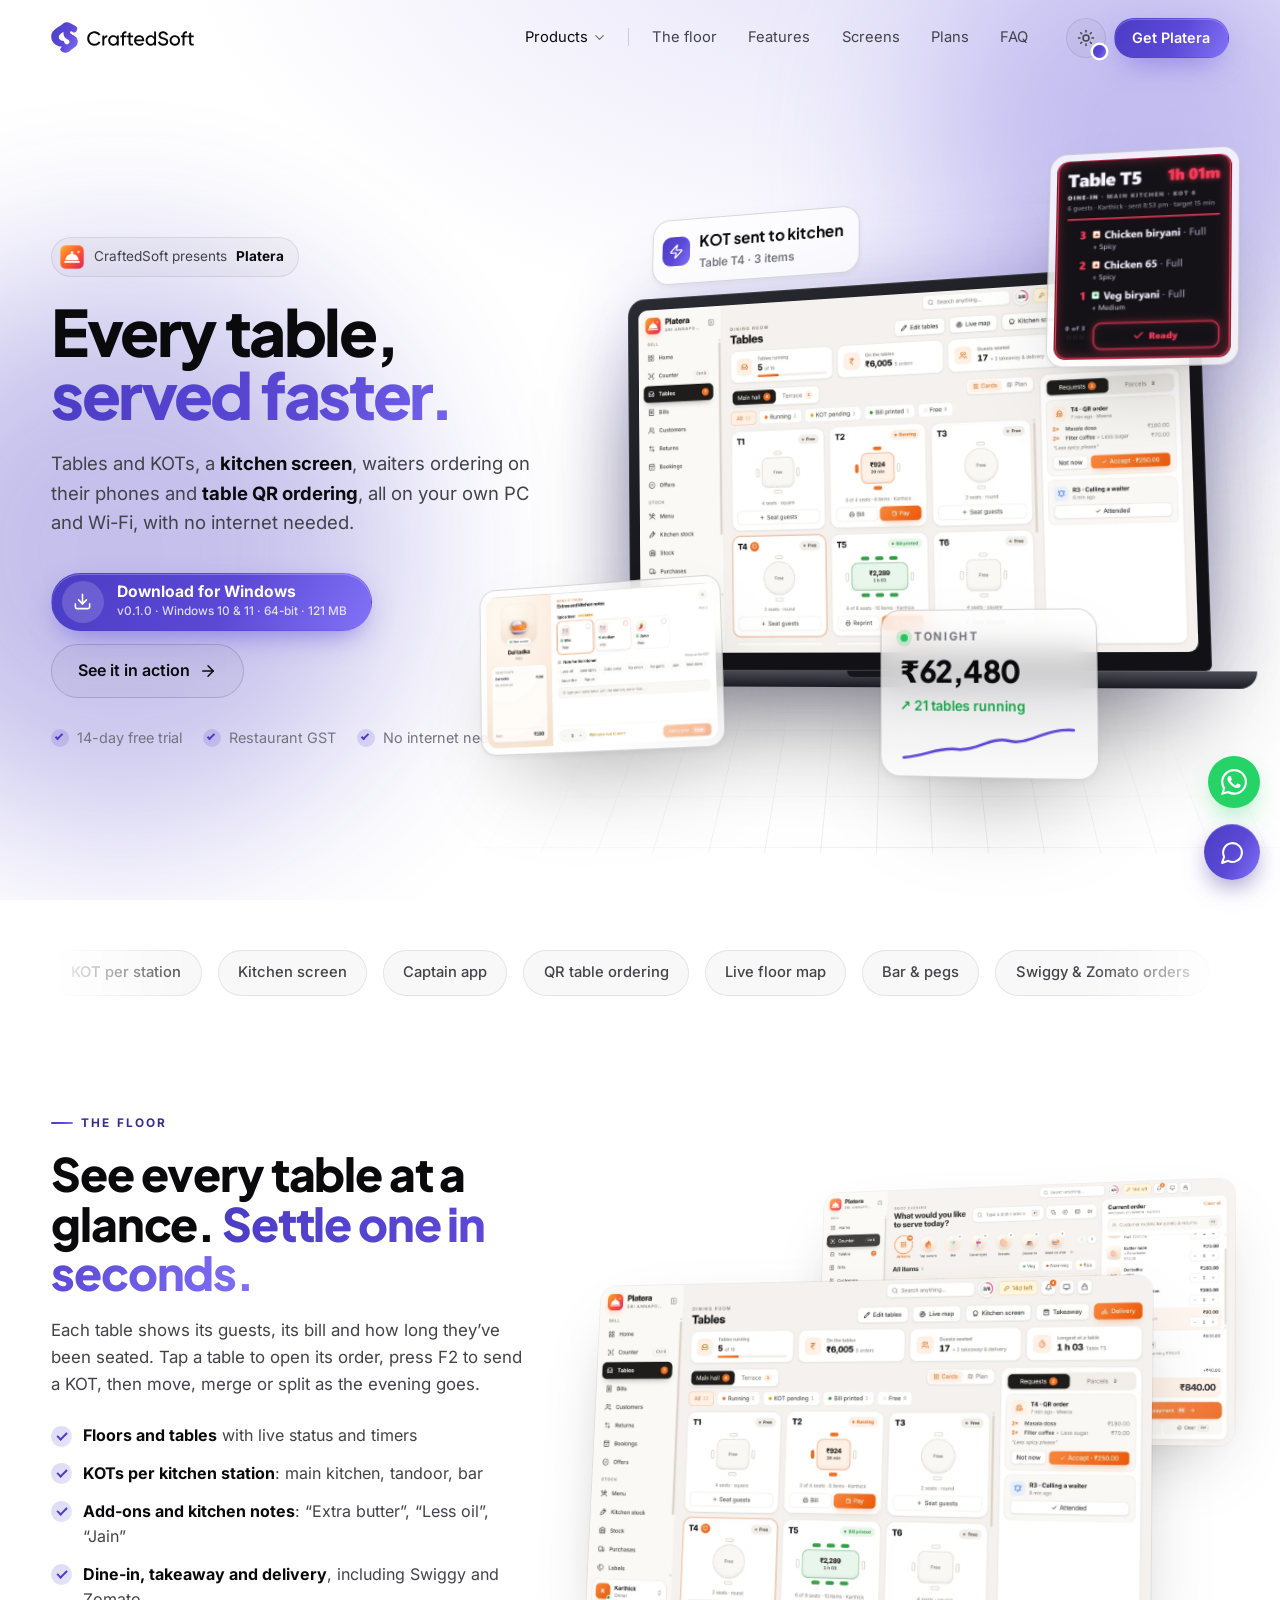
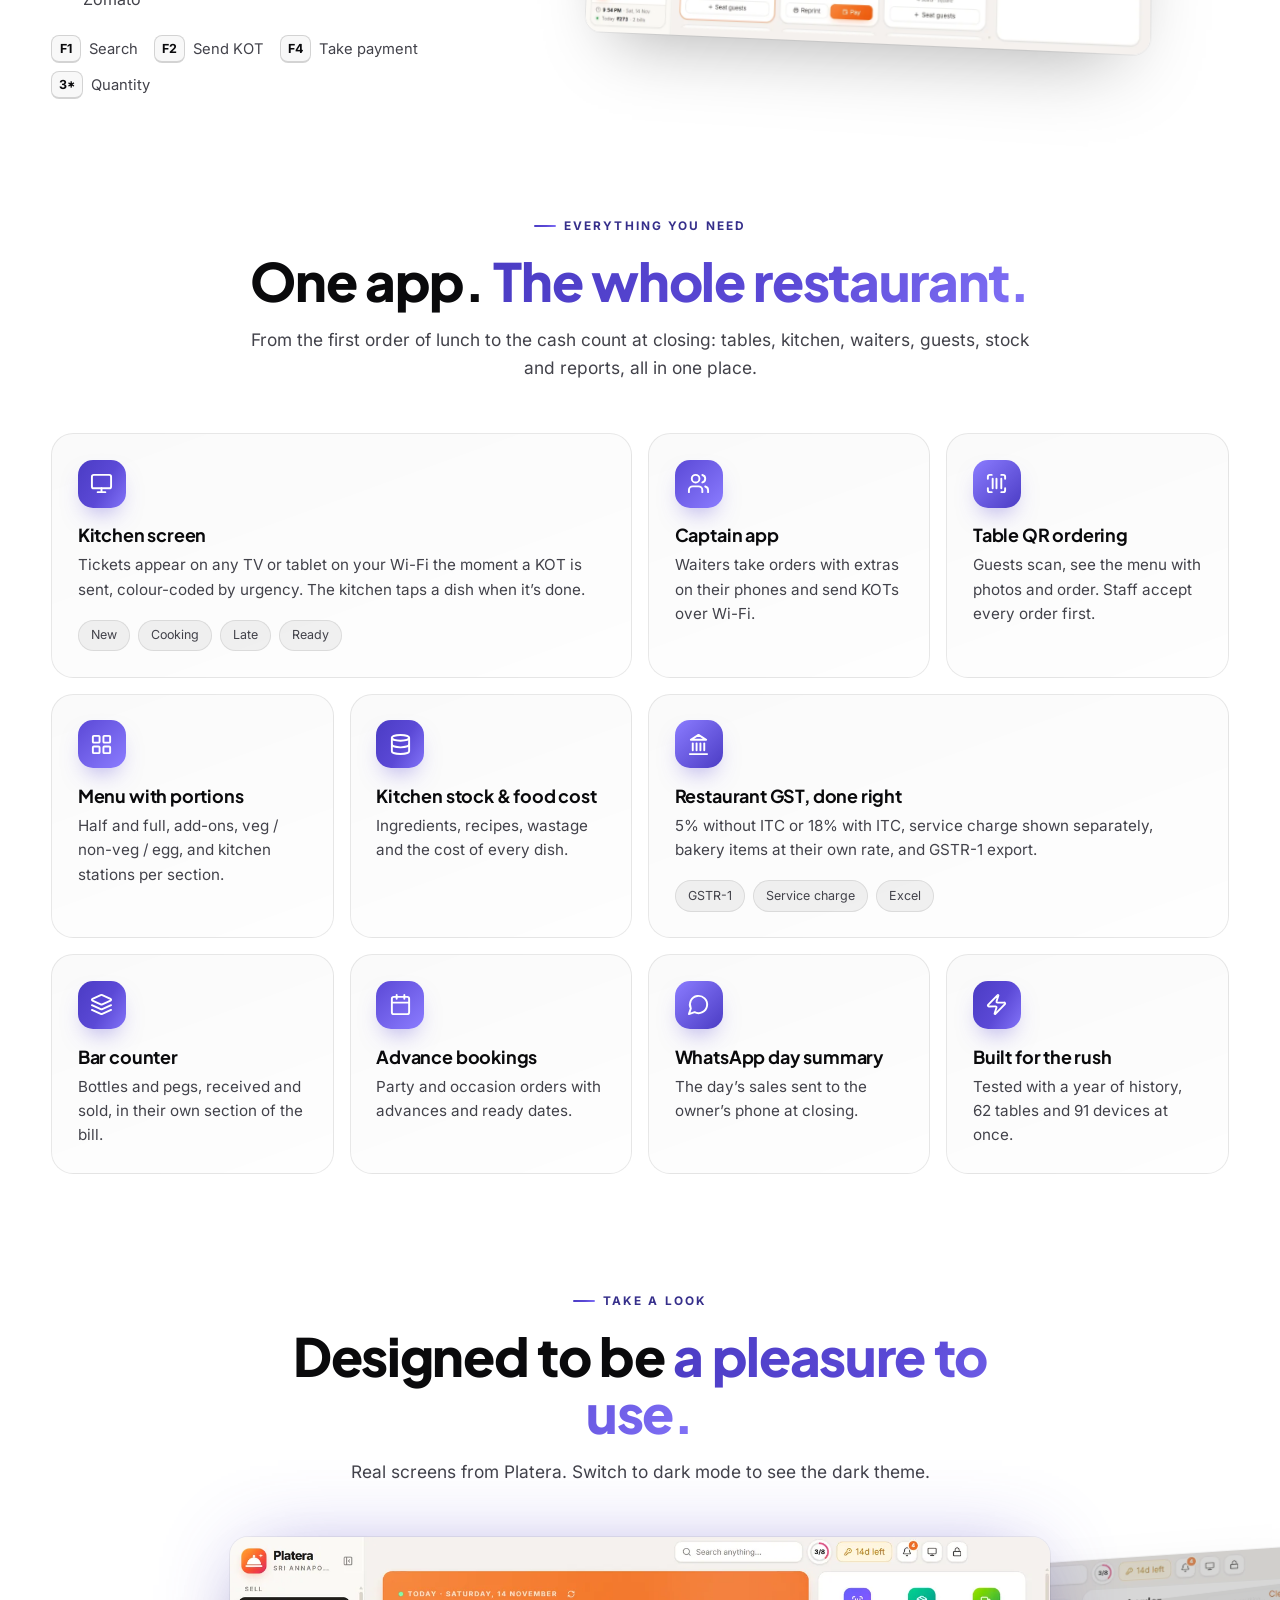
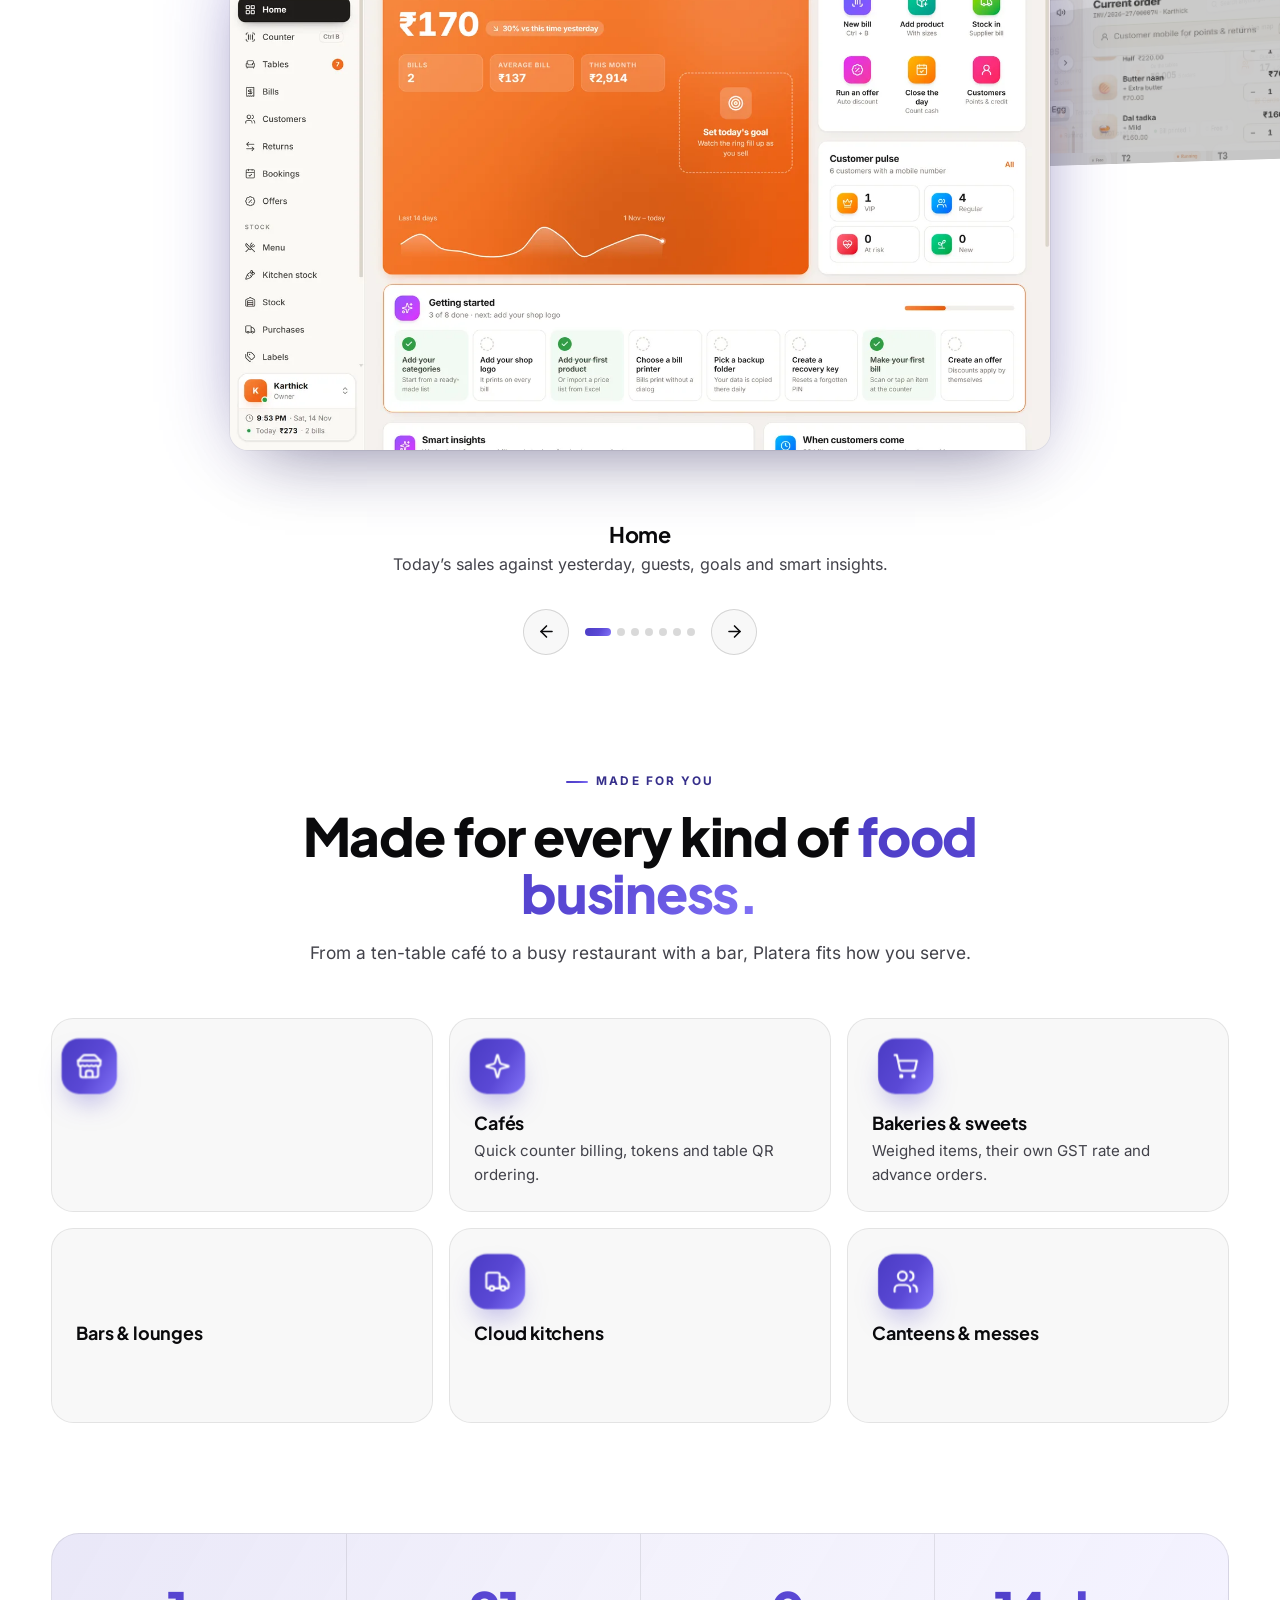
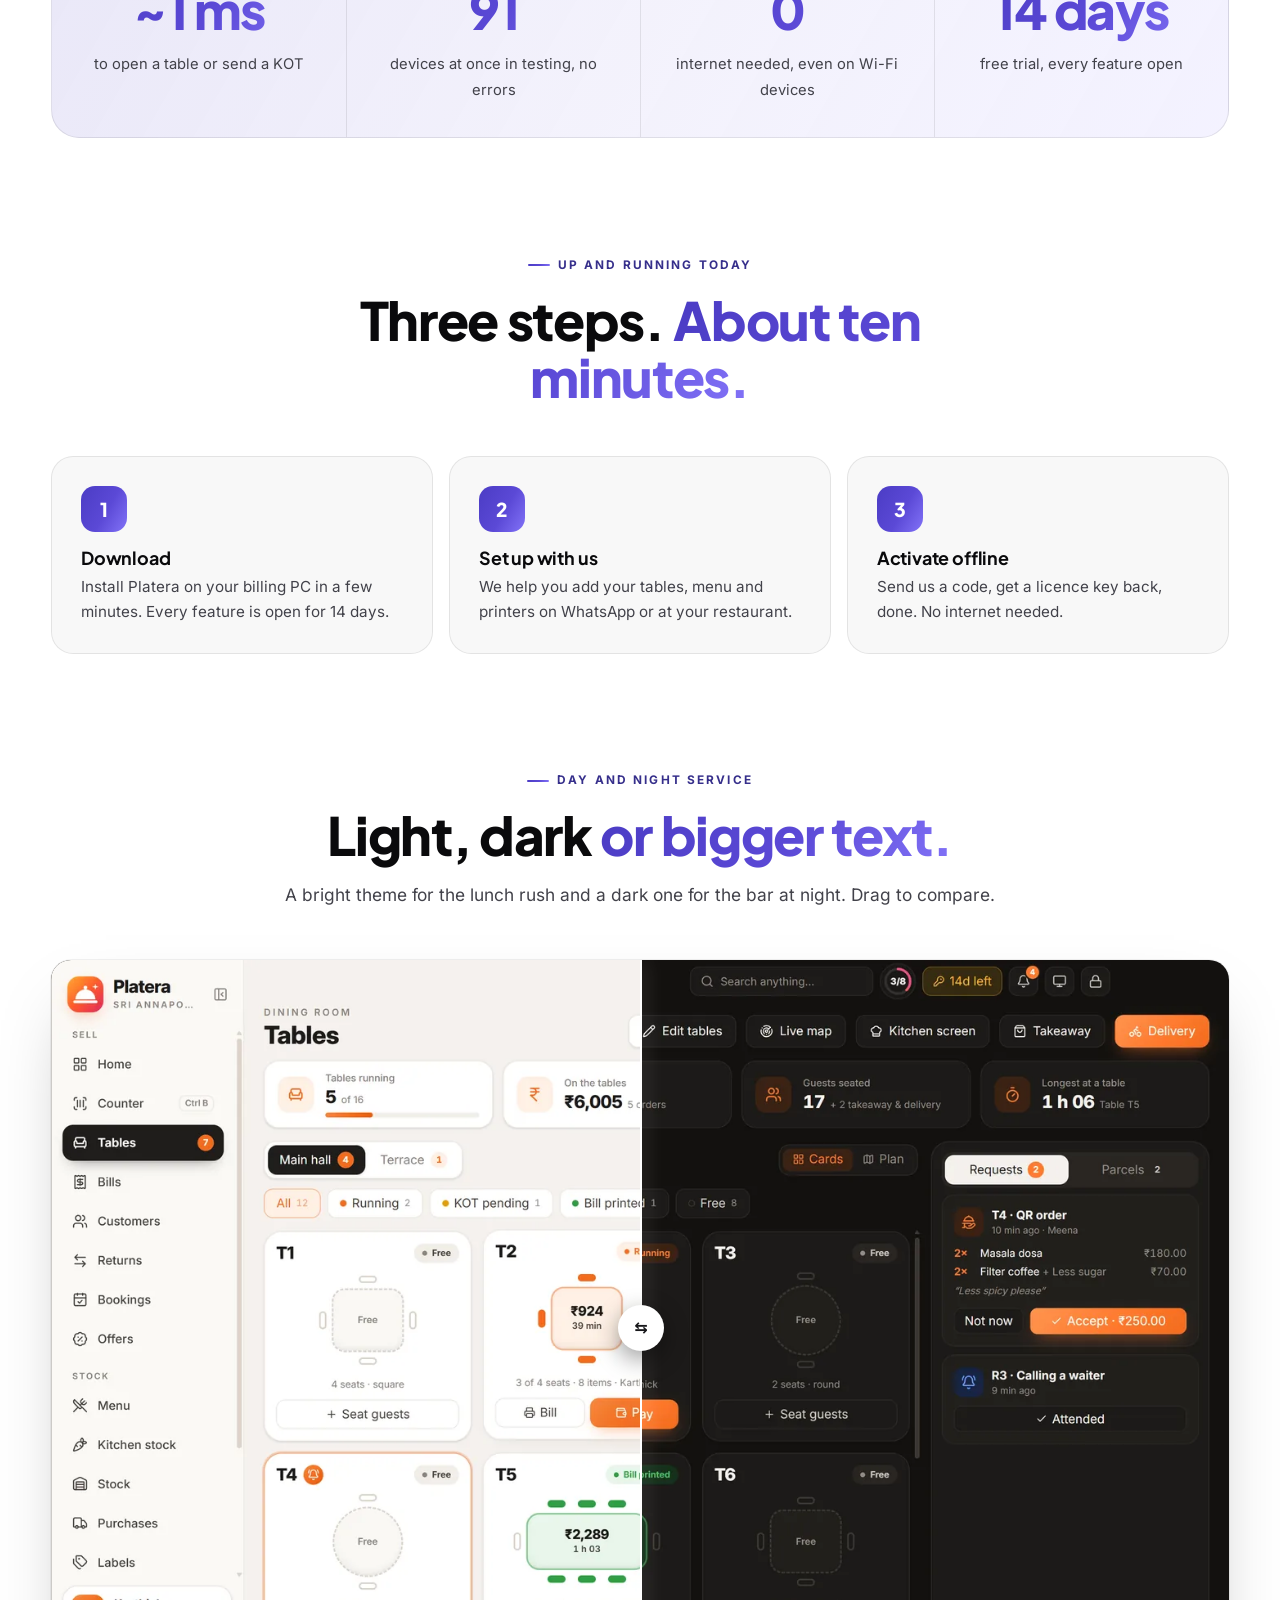
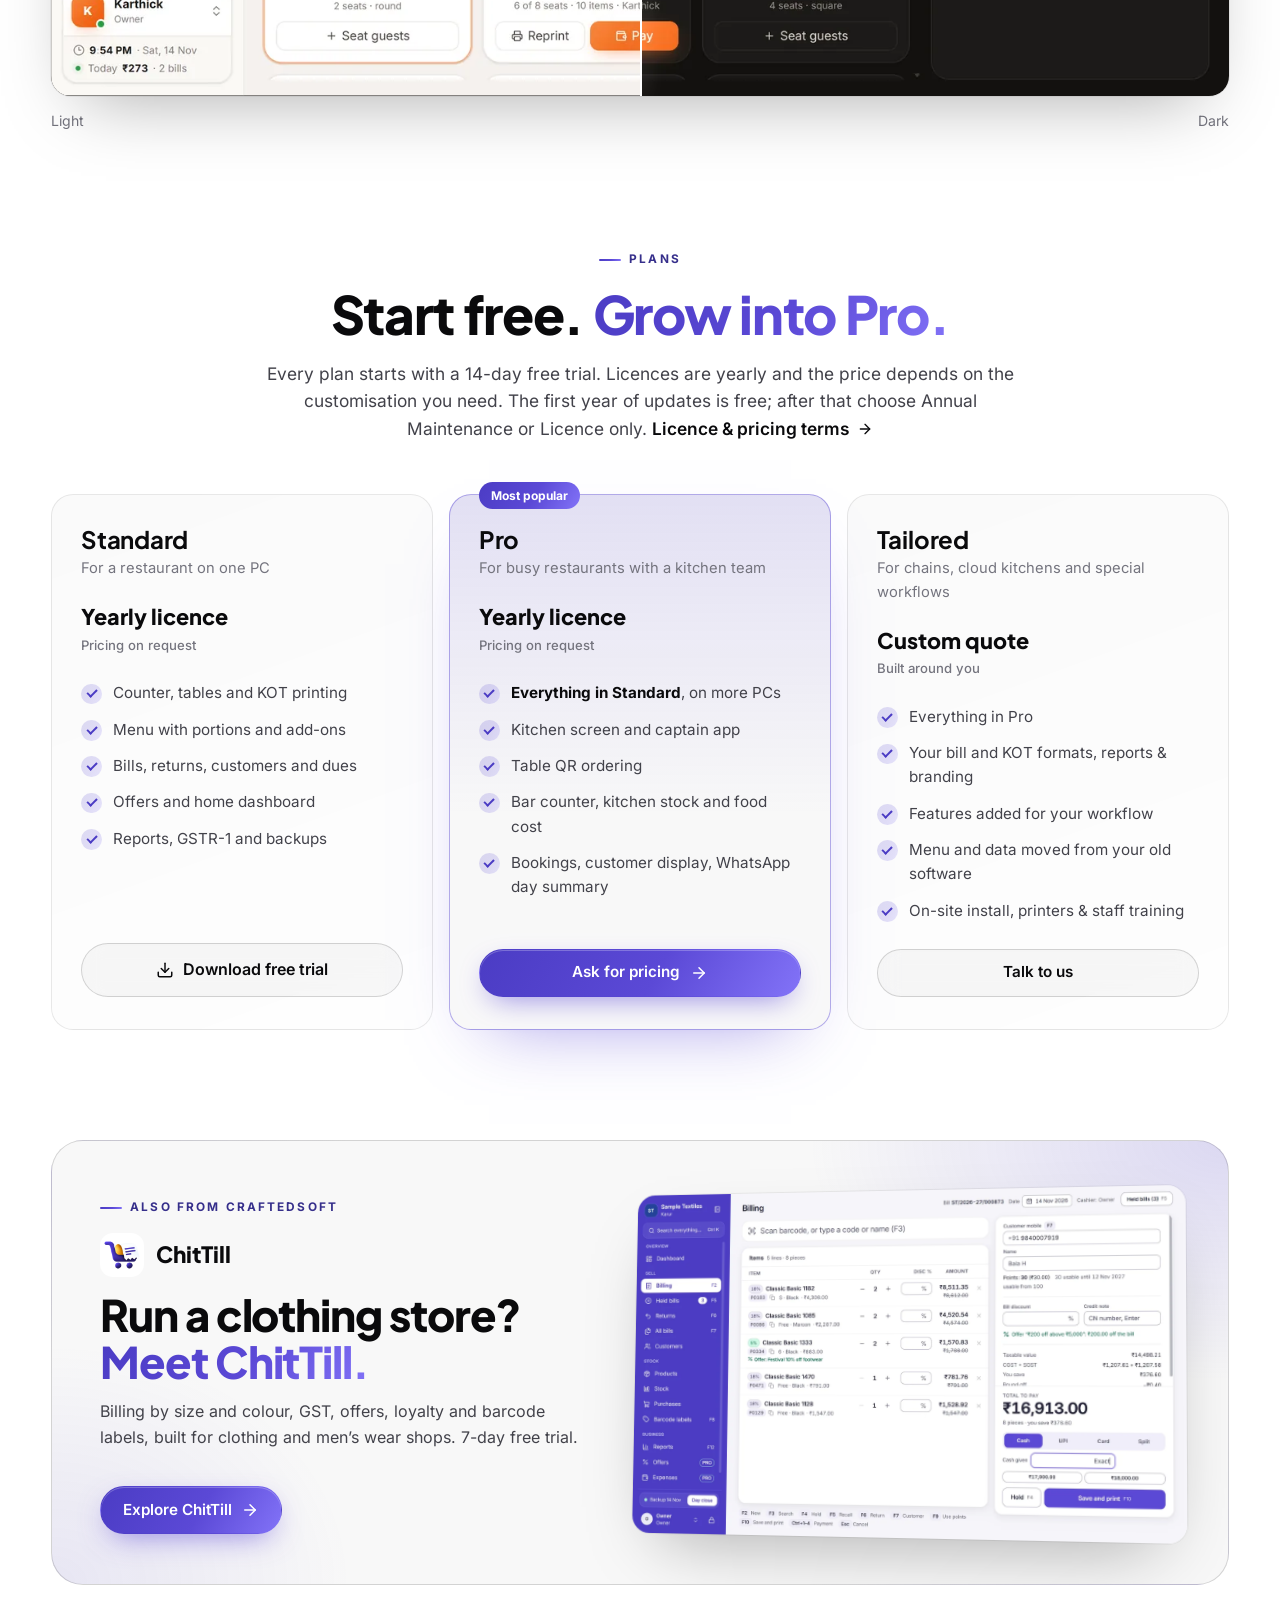
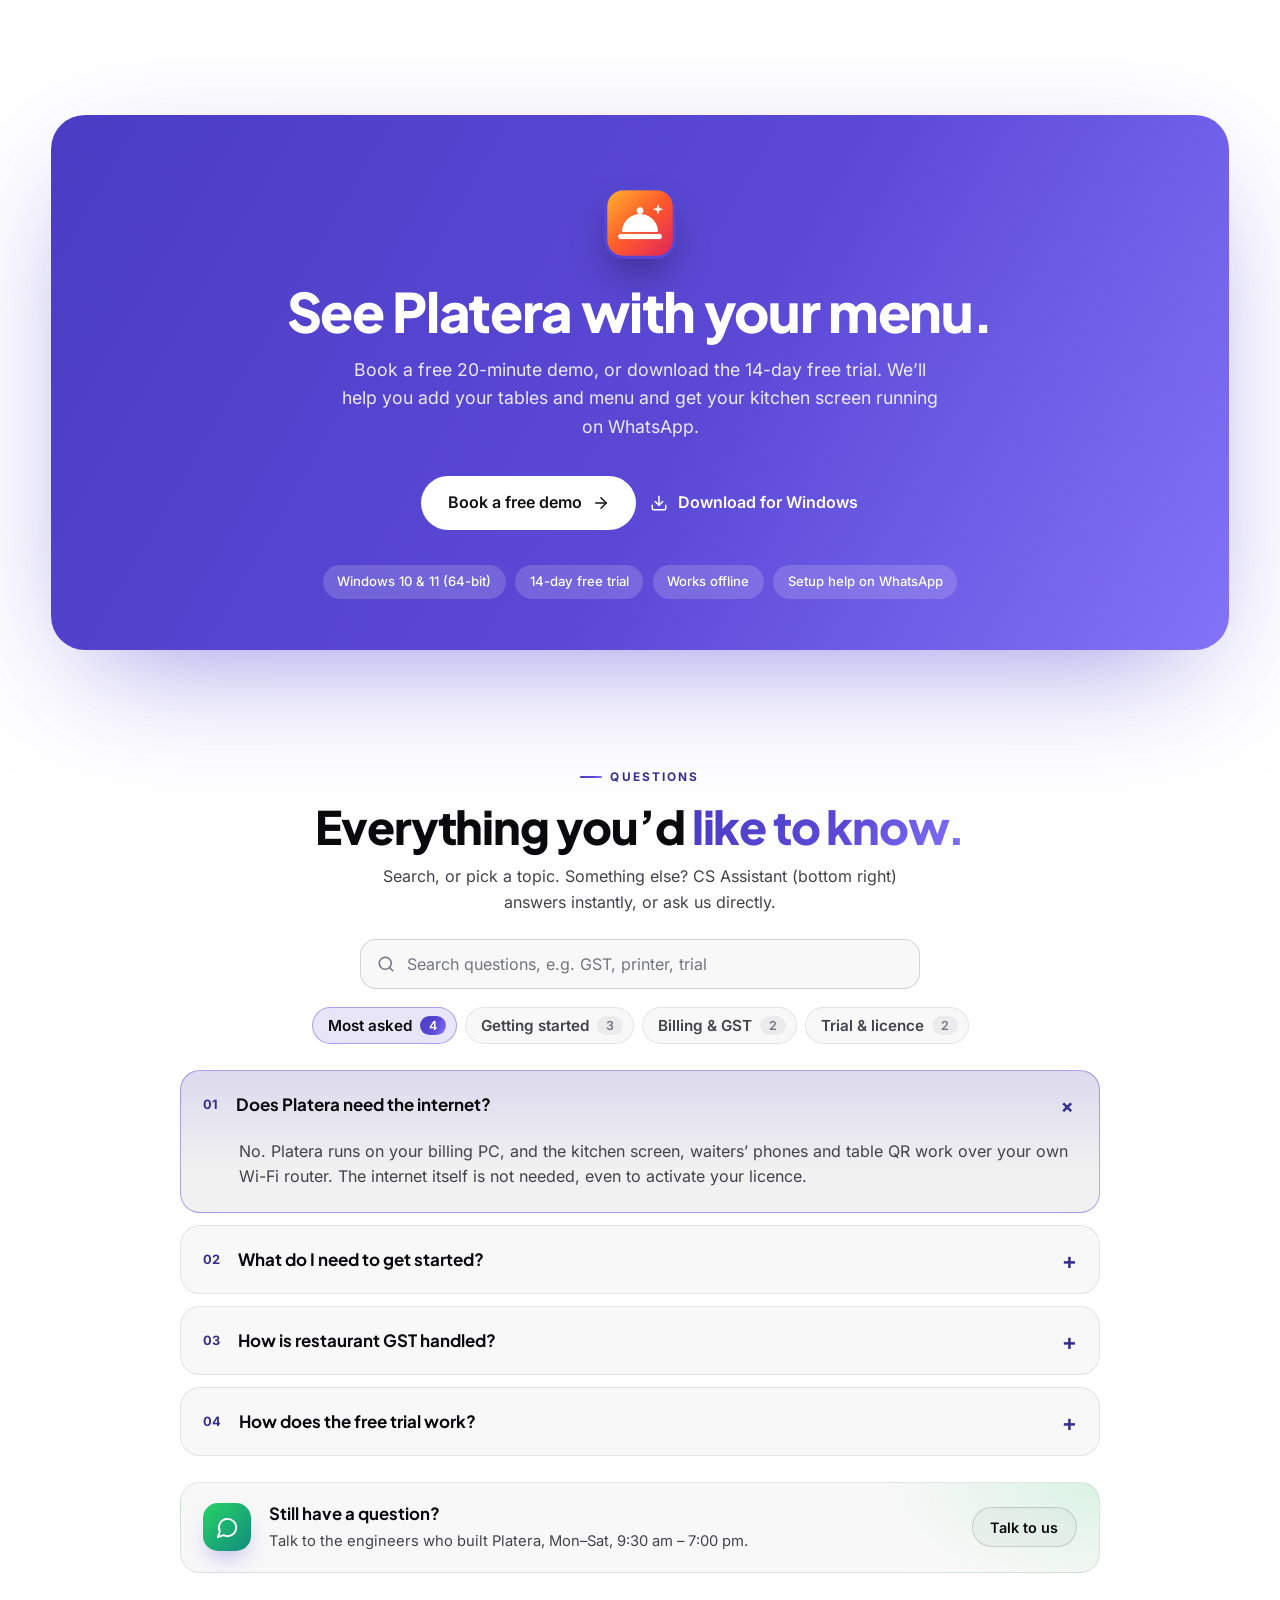
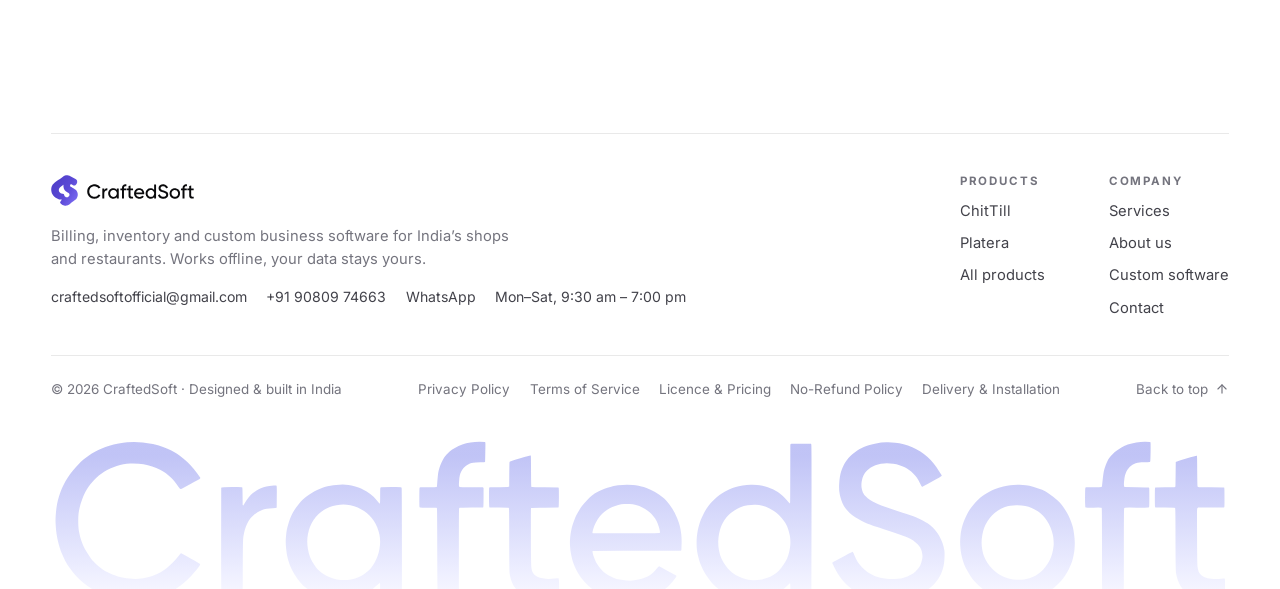
<file: products/platera/index.html>
<!doctype html>
<html lang="en" data-root="../../">
<head>
  <meta charset="utf-8" />
  <meta name="viewport" content="width=device-width, initial-scale=1" />
  <title>Platera · Restaurant billing software with KOT and kitchen screen</title>
  <meta name="description" content="Platera is offline restaurant billing for India: tables and KOTs, a kitchen screen, a captain app for waiters, table QR ordering and restaurant GST, all on your own PC and Wi-Fi." />
  <meta name="theme-color" content="#ffffff" />
  <link rel="icon" href="../../assets/img/platera/platera-icon.webp" type="image/webp" />
  <!-- build:boot -->
<script>(function(){var d=document.documentElement;d.classList.add('js');var s='violet';try{var k=localStorage.getItem('cs-scheme');if(["violet","mono","aurora","ocean","forest","sunset"].indexOf(k)>=0)s=k}catch(e){}d.dataset.scheme=s;try{var t=localStorage.getItem('cs-theme');if(!t)t=matchMedia('(prefers-color-scheme: dark)').matches?'dark':'light';d.dataset.theme=t}catch(e){d.dataset.theme='light'}if(location.protocol!=='file:'){var v=document.createElement('style');v.textContent='@view-transition{navigation:auto}@media (prefers-reduced-motion:reduce){@view-transition{navigation:none}}';document.head.appendChild(v)}})()</script>
<!-- /build:boot -->
  <!-- build:head -->
<meta property="og:type" content="website" />
  <meta property="og:site_name" content="CraftedSoft" />
  <meta property="og:title" content="Platera · Restaurant billing software with KOT and kitchen screen" />
  <meta property="og:description" content="Platera is offline restaurant billing for India: tables and KOTs, a kitchen screen, a captain app for waiters, table QR ordering and restaurant GST, all on your own PC and Wi-Fi." />
  <meta property="og:image" content="../../assets/img/og/craftedsoft.png" />
  <meta property="og:image:width" content="1200" />
  <meta property="og:image:height" content="630" />
  <meta property="og:locale" content="en_IN" />
  <meta name="twitter:card" content="summary_large_image" />
  <link rel="apple-touch-icon" href="../../assets/img/apple-touch-icon.png" />
  <link rel="manifest" href="../../site.webmanifest" />
  <script type="application/ld+json">{"@context":"https://schema.org","@graph":[{"@type":"SoftwareApplication","name":"Platera","description":"Offline billing for restaurants, cafés, bakeries and bars: tables and KOTs, a kitchen screen, waiters ordering on their phones, table QR ordering and restaurant GST.","applicationCategory":"BusinessApplication","operatingSystem":"Windows 10, Windows 11","softwareVersion":"0.1.0","publisher":{"@type":"Organization","name":"CraftedSoft"}}]}</script>
<!-- /build:head -->
  <link rel="stylesheet" href="../../assets/css/style.css?v=e0066e8a" />
</head>
<body data-page="product-platera" data-nav="tables:The floor,features:Features,screens:Screens,plans:Plans,faq:FAQ">
  <!-- build:sprite -->
<svg width="0" height="0" style="position:absolute" aria-hidden="true" focusable="false"><defs><symbol id="i-arrow" viewBox="0 0 24 24"><path d="M5 12h14"/><path d="m12 5 7 7-7 7"/></symbol><symbol id="i-right" viewBox="0 0 24 24"><path d="m9 18 6-6-6-6"/></symbol><symbol id="i-down" viewBox="0 0 24 24"><path d="m6 9 6 6 6-6"/></symbol><symbol id="i-check" viewBox="0 0 24 24"><path d="M20 6 9 17l-5-5"/></symbol><symbol id="i-plus" viewBox="0 0 24 24"><path d="M5 12h14"/><path d="M12 5v14"/></symbol><symbol id="i-menu" viewBox="0 0 24 24"><line x1="4" x2="20" y1="7" y2="7"/><line x1="4" x2="20" y1="12" y2="12"/><line x1="4" x2="20" y1="17" y2="17"/></symbol><symbol id="i-x" viewBox="0 0 24 24"><path d="M18 6 6 18"/><path d="m6 6 12 12"/></symbol><symbol id="i-sun" viewBox="0 0 24 24"><circle cx="12" cy="12" r="4"/><path d="M12 2v2"/><path d="M12 20v2"/><path d="m4.93 4.93 1.41 1.41"/><path d="m17.66 17.66 1.41 1.41"/><path d="M2 12h2"/><path d="M20 12h2"/><path d="m6.34 17.66-1.41 1.41"/><path d="m19.07 4.93-1.41 1.41"/></symbol><symbol id="i-moon" viewBox="0 0 24 24"><path d="M12 3a6 6 0 0 0 9 9 9 9 0 1 1-9-9Z"/></symbol><symbol id="i-mail" viewBox="0 0 24 24"><rect width="20" height="16" x="2" y="4" rx="2"/><path d="m22 7-8.97 5.7a1.94 1.94 0 0 1-2.06 0L2 7"/></symbol><symbol id="i-phone" viewBox="0 0 24 24"><path d="M13.832 16.568a1 1 0 0 0 1.213-.303l.355-.465A2 2 0 0 1 17 15h3a2 2 0 0 1 2 2v3a2 2 0 0 1-2 2A18 18 0 0 1 2 4a2 2 0 0 1 2-2h3a2 2 0 0 1 2 2v3a2 2 0 0 1-.8 1.6l-.468.351a1 1 0 0 0-.292 1.233 14 14 0 0 0 6.392 6.384"/></symbol><symbol id="i-message" viewBox="0 0 24 24"><path d="M7.9 20A9 9 0 1 0 4 16.1L2 22Z"/></symbol><symbol id="i-pin" viewBox="0 0 24 24"><path d="M20 10c0 4.993-5.539 10.193-7.399 11.799a1 1 0 0 1-1.202 0C9.539 20.193 4 14.993 4 10a8 8 0 0 1 16 0"/><circle cx="12" cy="10" r="3"/></symbol><symbol id="i-clock" viewBox="0 0 24 24"><circle cx="12" cy="12" r="10"/><path d="M12 6v6l4 2"/></symbol><symbol id="i-wifioff" viewBox="0 0 24 24"><path d="M12 20h.01"/><path d="M8.5 16.429a5 5 0 0 1 7 0"/><path d="M5 12.859a10 10 0 0 1 5.17-2.69"/><path d="M19 12.859a10 10 0 0 0-2.007-1.523"/><path d="M2 8.82a15 15 0 0 1 4.177-2.643"/><path d="M22 8.82a15 15 0 0 0-11.288-3.764"/><path d="m2 2 20 20"/></symbol><symbol id="i-shield" viewBox="0 0 24 24"><path d="M20 13c0 5-3.5 7.5-7.66 8.95a1 1 0 0 1-.67-.01C7.5 20.5 4 18 4 13V6a1 1 0 0 1 1-1c2 0 4.5-1.2 6.24-2.72a1.17 1.17 0 0 1 1.52 0C14.51 3.81 17 5 19 5a1 1 0 0 1 1 1z"/><path d="m9 12 2 2 4-4"/></symbol><symbol id="i-headset" viewBox="0 0 24 24"><path d="M3 11h3a2 2 0 0 1 2 2v3a2 2 0 0 1-2 2H5a2 2 0 0 1-2-2v-5Zm0 0a9 9 0 1 1 18 0m0 0v5a2 2 0 0 1-2 2h-1a2 2 0 0 1-2-2v-3a2 2 0 0 1 2-2h3Z"/><path d="M21 16v2a4 4 0 0 1-4 4h-5"/></symbol><symbol id="i-grad" viewBox="0 0 24 24"><path d="M21.42 10.922a1 1 0 0 0-.019-1.838L12.83 5.18a2 2 0 0 0-1.66 0L2.6 9.08a1 1 0 0 0 0 1.832l8.57 3.908a2 2 0 0 0 1.66 0z"/><path d="M22 10v6"/><path d="M6 12.5V16a6 3 0 0 0 12 0v-3.5"/></symbol><symbol id="i-refresh" viewBox="0 0 24 24"><path d="M3 12a9 9 0 0 1 9-9 9.75 9.75 0 0 1 6.74 2.74L21 8"/><path d="M21 3v5h-5"/><path d="M21 12a9 9 0 0 1-9 9 9.75 9.75 0 0 1-6.74-2.74L3 16"/><path d="M8 16H3v5"/></symbol><symbol id="i-zap" viewBox="0 0 24 24"><path d="M4 14a1 1 0 0 1-.78-1.63l9.9-10.2a.5.5 0 0 1 .86.46l-1.92 6.02A1 1 0 0 0 13 10h7a1 1 0 0 1 .78 1.63l-9.9 10.2a.5.5 0 0 1-.86-.46l1.92-6.02A1 1 0 0 0 11 14z"/></symbol><symbol id="i-grid" viewBox="0 0 24 24"><rect width="7" height="7" x="3" y="3" rx="1"/><rect width="7" height="7" x="14" y="3" rx="1"/><rect width="7" height="7" x="14" y="14" rx="1"/><rect width="7" height="7" x="3" y="14" rx="1"/></symbol><symbol id="i-undo" viewBox="0 0 24 24"><path d="M9 14 4 9l5-5"/><path d="M4 9h10.5a5.5 5.5 0 0 1 5.5 5.5a5.5 5.5 0 0 1-5.5 5.5H11"/></symbol><symbol id="i-pause" viewBox="0 0 24 24"><circle cx="12" cy="12" r="10"/><line x1="10" x2="10" y1="15" y2="9"/><line x1="14" x2="14" y1="15" y2="9"/></symbol><symbol id="i-cart" viewBox="0 0 24 24"><circle cx="8" cy="21" r="1"/><circle cx="19" cy="21" r="1"/><path d="M2.05 2.05h2l2.66 12.42a2 2 0 0 0 2 1.58h9.78a2 2 0 0 0 1.95-1.57l1.65-7.43H5.12"/></symbol><symbol id="i-users" viewBox="0 0 24 24"><path d="M16 21v-2a4 4 0 0 0-4-4H6a4 4 0 0 0-4 4v2"/><circle cx="9" cy="7" r="4"/><path d="M22 21v-2a4 4 0 0 0-3-3.87"/><path d="M16 3.13a4 4 0 0 1 0 7.75"/></symbol><symbol id="i-db" viewBox="0 0 24 24"><ellipse cx="12" cy="5" rx="9" ry="3"/><path d="M3 5V19A9 3 0 0 0 21 19V5"/><path d="M3 12A9 3 0 0 0 21 12"/></symbol><symbol id="i-printer" viewBox="0 0 24 24"><path d="M6 18H4a2 2 0 0 1-2-2v-5a2 2 0 0 1 2-2h16a2 2 0 0 1 2 2v5a2 2 0 0 1-2 2h-2"/><path d="M6 9V3a1 1 0 0 1 1-1h10a1 1 0 0 1 1 1v6"/><rect x="6" y="14" width="12" height="8" rx="1"/></symbol><symbol id="i-wallet" viewBox="0 0 24 24"><path d="M19 7V4a1 1 0 0 0-1-1H5a2 2 0 0 0 0 4h15a1 1 0 0 1 1 1v4h-3a2 2 0 0 0 0 4h3a1 1 0 0 0 1-1v-2a1 1 0 0 0-1-1"/><path d="M3 5v14a2 2 0 0 0 2 2h15a1 1 0 0 0 1-1v-4"/></symbol><symbol id="i-files" viewBox="0 0 24 24"><path d="M20 7h-3a2 2 0 0 1-2-2V2"/><path d="M9 18a2 2 0 0 1-2-2V4a2 2 0 0 1 2-2h7l4 4v10a2 2 0 0 1-2 2Z"/><path d="M3 7.6v12.8A1.6 1.6 0 0 0 4.6 22h9.8"/></symbol><symbol id="i-percent" viewBox="0 0 24 24"><line x1="19" x2="5" y1="5" y2="19"/><circle cx="6.5" cy="6.5" r="2.5"/><circle cx="17.5" cy="17.5" r="2.5"/></symbol><symbol id="i-landmark" viewBox="0 0 24 24"><line x1="3" x2="21" y1="22" y2="22"/><line x1="6" x2="6" y1="18" y2="11"/><line x1="10" x2="10" y1="18" y2="11"/><line x1="14" x2="14" y1="18" y2="11"/><line x1="18" x2="18" y1="18" y2="11"/><polygon points="12 2 20 7 4 7"/></symbol><symbol id="i-monitor" viewBox="0 0 24 24"><rect width="20" height="14" x="2" y="3" rx="2"/><line x1="8" x2="16" y1="21" y2="21"/><line x1="12" x2="12" y1="17" y2="21"/></symbol><symbol id="i-sparkles" viewBox="0 0 24 24"><path d="M9.937 15.5A2 2 0 0 0 8.5 14.063l-6.135-1.582a.5.5 0 0 1 0-.962L8.5 9.936A2 2 0 0 0 9.937 8.5l1.582-6.135a.5.5 0 0 1 .963 0L14.063 8.5A2 2 0 0 0 15.5 9.937l6.135 1.581a.5.5 0 0 1 0 .964L15.5 14.063a2 2 0 0 0-1.437 1.437l-1.582 6.135a.5.5 0 0 1-.963 0z"/></symbol><symbol id="i-calendar" viewBox="0 0 24 24"><path d="M8 2v4"/><path d="M16 2v4"/><rect width="18" height="18" x="3" y="4" rx="2"/><path d="M3 10h18"/></symbol><symbol id="i-layers" viewBox="0 0 24 24"><path d="m12.83 2.18a2 2 0 0 0-1.66 0L2.6 6.08a1 1 0 0 0 0 1.83l8.58 3.91a2 2 0 0 0 1.66 0l8.58-3.9a1 1 0 0 0 0-1.83Z"/><path d="m22 17.65-9.17 4.16a2 2 0 0 1-1.66 0L2 17.65"/><path d="m22 12.65-9.17 4.16a2 2 0 0 1-1.66 0L2 12.65"/></symbol><symbol id="i-store" viewBox="0 0 24 24"><path d="m2 7 4.41-4.41A2 2 0 0 1 7.83 2h8.34a2 2 0 0 1 1.42.59L22 7"/><path d="M4 12v8a2 2 0 0 0 2 2h12a2 2 0 0 0 2-2v-8"/><path d="M15 22v-4a2 2 0 0 0-2-2h-2a2 2 0 0 0-2 2v4"/><path d="M2 7h20"/><path d="M22 7v3a2 2 0 0 1-2 2a2.7 2.7 0 0 1-1.59-.63.7.7 0 0 0-.82 0A2.7 2.7 0 0 1 16 12a2.7 2.7 0 0 1-1.59-.63.7.7 0 0 0-.82 0A2.7 2.7 0 0 1 12 12a2.7 2.7 0 0 1-1.59-.63.7.7 0 0 0-.82 0A2.7 2.7 0 0 1 8 12a2.7 2.7 0 0 1-1.59-.63.7.7 0 0 0-.82 0A2.7 2.7 0 0 1 4 12a2 2 0 0 1-2-2V7"/></symbol><symbol id="i-whatsapp" viewBox="0 0 24 24"><path fill="currentColor" stroke="none" d="M17.472 14.382c-.297-.149-1.758-.867-2.03-.967-.273-.099-.471-.148-.67.15-.197.297-.767.966-.94 1.164-.173.199-.347.223-.644.075-.297-.15-1.255-.463-2.39-1.475-.883-.788-1.48-1.761-1.653-2.059-.173-.297-.018-.458.13-.606.134-.133.298-.347.446-.52.149-.174.198-.298.298-.497.099-.198.05-.371-.025-.52-.075-.149-.669-1.612-.916-2.207-.242-.579-.487-.5-.669-.51-.173-.008-.371-.01-.57-.01-.198 0-.52.074-.792.372-.272.297-1.04 1.016-1.04 2.479 0 1.462 1.065 2.875 1.213 3.074.149.198 2.096 3.2 5.077 4.487.709.306 1.262.489 1.694.625.712.227 1.36.195 1.871.118.571-.085 1.758-.719 2.006-1.413.248-.694.248-1.289.173-1.413-.074-.124-.272-.198-.57-.347m-5.421 7.403h-.004a9.87 9.87 0 0 1-5.031-1.378l-.361-.214-3.741.982.998-3.648-.235-.374a9.86 9.86 0 0 1-1.51-5.26c.001-5.45 4.436-9.884 9.888-9.884 2.64 0 5.122 1.03 6.988 2.898a9.825 9.825 0 0 1 2.893 6.994c-.003 5.45-4.437 9.884-9.885 9.884m8.413-18.297A11.815 11.815 0 0 0 12.05 0C5.495 0 .16 5.335.157 11.892c0 2.096.547 4.142 1.588 5.945L.057 24l6.305-1.654a11.882 11.882 0 0 0 5.683 1.448h.005c6.554 0 11.89-5.335 11.893-11.893a11.821 11.821 0 0 0-3.48-8.413Z"/></symbol><symbol id="i-file" viewBox="0 0 24 24"><path d="M15 2H6a2 2 0 0 0-2 2v16a2 2 0 0 0 2 2h12a2 2 0 0 0 2-2V7Z"/><path d="M14 2v4a2 2 0 0 0 2 2h4"/><path d="M10 9H8"/><path d="M16 13H8"/><path d="M16 17H8"/></symbol><symbol id="i-key" viewBox="0 0 24 24"><path d="m15.5 7.5 2.3 2.3a1 1 0 0 0 1.4 0l2.1-2.1a1 1 0 0 0 0-1.4L19 4"/><path d="m21 2-9.6 9.6"/><circle cx="7.5" cy="15.5" r="5.5"/></symbol><symbol id="i-scale" viewBox="0 0 24 24"><path d="m16 16 3-8 3 8c-.87.65-1.92 1-3 1s-2.13-.35-3-1Z"/><path d="m2 16 3-8 3 8c-.87.65-1.92 1-3 1s-2.13-.35-3-1Z"/><path d="M7 21h10"/><path d="M12 3v18"/><path d="M3 7h2c2 0 5-1 7-2 2 1 5 2 7 2h2"/></symbol><symbol id="i-truck" viewBox="0 0 24 24"><path d="M14 18V6a2 2 0 0 0-2-2H4a2 2 0 0 0-2 2v11a1 1 0 0 0 1 1h2"/><path d="M15 18H9"/><path d="M19 18h2a1 1 0 0 0 1-1v-3.65a1 1 0 0 0-.22-.624l-3.48-4.35A1 1 0 0 0 17.52 8H14"/><circle cx="17" cy="18" r="2"/><circle cx="7" cy="18" r="2"/></symbol><symbol id="i-linkedin" viewBox="0 0 24 24"><path d="M16 8a6 6 0 0 1 6 6v7h-4v-7a2 2 0 0 0-2-2 2 2 0 0 0-2 2v7h-4v-7a6 6 0 0 1 6-6z"/><rect width="4" height="12" x="2" y="9"/><circle cx="4" cy="4" r="2"/></symbol><symbol id="i-github" viewBox="0 0 24 24"><path d="M15 22v-4a4.8 4.8 0 0 0-1-3.5c3 0 6-2 6-5.5.08-1.25-.27-2.48-1-3.5.28-1.15.28-2.35 0-3.5 0 0-1 0-3 1.5-2.64-.5-5.36-.5-8 0C6 2 5 2 5 2c-.3 1.15-.3 2.35 0 3.5A5.403 5.403 0 0 0 4 9c0 3.5 3 5.5 6 5.5-.39.49-.68 1.05-.85 1.65-.17.6-.22 1.23-.15 1.85v4"/><path d="M9 18c-4.51 2-5-2-7-2"/></symbol><symbol id="i-search" viewBox="0 0 24 24"><circle cx="11" cy="11" r="8"/><path d="m21 21-4.3-4.3"/></symbol><symbol id="i-download" viewBox="0 0 24 24"><path d="M12 15V3"/><path d="M21 15v4a2 2 0 0 1-2 2H5a2 2 0 0 1-2-2v-4"/><path d="m7 10 5 5 5-5"/></symbol><symbol id="i-star" viewBox="0 0 24 24"><path d="M11.525 2.295a.53.53 0 0 1 .95 0l2.31 4.679a2.123 2.123 0 0 0 1.595 1.16l5.166.756a.53.53 0 0 1 .294.904l-3.736 3.638a2.123 2.123 0 0 0-.611 1.878l.882 5.14a.53.53 0 0 1-.771.56l-4.618-2.428a2.122 2.122 0 0 0-1.973 0L6.396 21.01a.53.53 0 0 1-.77-.56l.881-5.139a2.122 2.122 0 0 0-.611-1.879L2.16 9.795a.53.53 0 0 1 .294-.906l5.165-.755a2.122 2.122 0 0 0 1.597-1.16z"/></symbol><symbol id="i-scan" viewBox="0 0 24 24"><path d="M3 7V5a2 2 0 0 1 2-2h2"/><path d="M17 3h2a2 2 0 0 1 2 2v2"/><path d="M21 17v2a2 2 0 0 1-2 2h-2"/><path d="M7 21H5a2 2 0 0 1-2-2v-2"/><path d="M8 7v10"/><path d="M12 7v10"/><path d="M17 7v10"/></symbol><symbol id="i-send" viewBox="0 0 24 24"><path d="M14.536 21.686a.5.5 0 0 0 .937-.024l6.5-19a.496.496 0 0 0-.635-.635l-19 6.5a.5.5 0 0 0-.024.937l7.93 3.18a2 2 0 0 1 1.112 1.11z"/><path d="m21.854 2.147-10.94 10.939"/></symbol></defs></svg>
<!-- /build:sprite -->
  <div class="aurora" aria-hidden="true"><span></span><span></span><span></span></div>
  <a class="skip" href="#main">Skip to content</a>
  <!-- build:header -->
<header class="nav" id="hdr">
    <div class="nav-in">
      <a class="brand" href="../../" aria-label="CraftedSoft home"><span class="logo-mark" aria-hidden="true"></span><span class="logo-word" aria-hidden="true"></span></a>
      <nav class="nav-links" aria-label="Platera sections"><div class="pmenu" data-here="1">
        <button type="button" class="pmenu-btn" aria-expanded="false" aria-controls="pmenu-panel"><span>Products</span><svg class="i" aria-hidden="true"><use href="#i-down"/></svg></button>
        <div class="pmenu-panel" id="pmenu-panel" hidden>
          <div class="pmenu-list"><div class="pmenu-head">Products</div><a class="pmenu-item" href="../../products/chittill/" data-i="0" style="--pc:#5b49d6"><img src="../../assets/img/chittill/chittill-icon.webp" alt="" width="34" height="34"><span><b>ChitTill</b><small>For shops</small></span></a><a class="pmenu-item" href="../../products/platera/" data-i="1" style="--pc:#f26b1d" aria-current="page"><img src="../../assets/img/platera/platera-icon.webp" alt="" width="34" height="34"><span><b>Platera</b><small>For restaurants</small></span><span class="here" title="You are here">✓</span></a><div class="pmenu-sep"></div><a class="pmenu-extra" href="../../products/"><i><svg class="i" aria-hidden="true"><use href="#i-grid"/></svg></i>All products</a><a class="pmenu-extra" href="../../contact/?interest=custom"><i><svg class="i" aria-hidden="true"><use href="#i-plus"/></svg></i>Custom software</a></div>
          <div class="pmenu-preview"><div class="pmenu-pane" data-i="0" style="--pc:#5b49d6" hidden><img src="../../assets/img/chittill/dashboard-sm.webp" alt="" loading="lazy" width="1440" height="900"><b>ChitTill · Billing made for clothing stores</b><ul><li>Keyboard-first counter</li><li>Stock by size &amp; colour</li><li>GST done right</li></ul><a class="pmenu-go" href="../../products/chittill/">Explore ChitTill <svg class="i" aria-hidden="true"><use href="#i-arrow"/></svg></a></div><div class="pmenu-pane" data-i="1" style="--pc:#f26b1d" hidden><img src="../../assets/img/platera/tables-sm.webp" alt="" loading="lazy" width="1440" height="900"><b>Platera · Billing made for restaurants</b><ul><li>Tables &amp; KOTs</li><li>Kitchen screen</li><li>Captain app &amp; table QR</li></ul><span class="pmenu-go here">You’re here</span></div></div>
        </div>
      </div><span class="nav-sep" aria-hidden="true"></span><a href="#tables">The floor</a><a href="#features">Features</a><a href="#screens">Screens</a><a href="#plans">Plans</a><a href="#faq">FAQ</a></nav>
      <div class="nav-act">
        <div class="appdd">
          <button type="button" class="icon-btn appbtn" aria-expanded="false" aria-controls="apppop" aria-label="Appearance: mode and colour" title="Appearance"><svg class="i i-sun" aria-hidden="true"><use href="#i-sun"/></svg><svg class="i i-moon" aria-hidden="true"><use href="#i-moon"/></svg><span class="appbtn__dot" aria-hidden="true"></span></button>
          <div class="apppop" id="apppop" role="dialog" aria-label="Appearance" hidden>
            <div class="apppop__head"><b>Appearance</b><small>Saved on this device</small></div>
            <div class="appear__label">Mode</div><div class="appear__seg" role="group" aria-label="Mode"><button type="button" data-mode-pick="light" aria-pressed="false"><svg class="i" aria-hidden="true"><use href="#i-sun"/></svg><span>Light</span></button><button type="button" data-mode-pick="dark" aria-pressed="false"><svg class="i" aria-hidden="true"><use href="#i-moon"/></svg><span>Dark</span></button><button type="button" data-mode-pick="auto" aria-pressed="true"><svg class="i" aria-hidden="true"><use href="#i-monitor"/></svg><span>Auto</span></button></div><div class="appear__label">Colour</div><div class="appear__grid" role="group" aria-label="Colour scheme"><button type="button" class="appear__sw" data-scheme-pick="violet" style="--sw:linear-gradient(135deg, #4b3cc4, #5b49d6 55%, #8b7cff)" aria-pressed="true"><span class="appear__pv" aria-hidden="true"><i></i><i></i><i></i><i></i></span><span class="appear__name">Violet</span><span class="appear__tick" aria-hidden="true"><svg class="i" aria-hidden="true"><use href="#i-check"/></svg></span></button><button type="button" class="appear__sw" data-scheme-pick="mono" style="--sw:var(--text)" aria-pressed="false"><span class="appear__pv" aria-hidden="true"><i></i><i></i><i></i><i></i></span><span class="appear__name">Mono</span><span class="appear__tick" aria-hidden="true"><svg class="i" aria-hidden="true"><use href="#i-check"/></svg></span></button><button type="button" class="appear__sw" data-scheme-pick="aurora" style="--sw:linear-gradient(135deg, #6d5dfc, #c056f5 55%, #ff6fa8)" aria-pressed="false"><span class="appear__pv" aria-hidden="true"><i></i><i></i><i></i><i></i></span><span class="appear__name">Aurora</span><span class="appear__tick" aria-hidden="true"><svg class="i" aria-hidden="true"><use href="#i-check"/></svg></span></button><button type="button" class="appear__sw" data-scheme-pick="ocean" style="--sw:linear-gradient(135deg, #0ea5e9, #6366f1 55%, #a855f7)" aria-pressed="false"><span class="appear__pv" aria-hidden="true"><i></i><i></i><i></i><i></i></span><span class="appear__name">Ocean</span><span class="appear__tick" aria-hidden="true"><svg class="i" aria-hidden="true"><use href="#i-check"/></svg></span></button><button type="button" class="appear__sw" data-scheme-pick="forest" style="--sw:linear-gradient(135deg, #10b981, #14b8a6 55%, #0ea5e9)" aria-pressed="false"><span class="appear__pv" aria-hidden="true"><i></i><i></i><i></i><i></i></span><span class="appear__name">Forest</span><span class="appear__tick" aria-hidden="true"><svg class="i" aria-hidden="true"><use href="#i-check"/></svg></span></button><button type="button" class="appear__sw" data-scheme-pick="sunset" style="--sw:linear-gradient(135deg, #f59e0b, #f43f5e 55%, #ec4899)" aria-pressed="false"><span class="appear__pv" aria-hidden="true"><i></i><i></i><i></i><i></i></span><span class="appear__name">Sunset</span><span class="appear__tick" aria-hidden="true"><svg class="i" aria-hidden="true"><use href="#i-check"/></svg></span></button></div>
            <div class="apppop__foot"><button type="button" data-appear-reset><svg class="i" aria-hidden="true"><use href="#i-refresh"/></svg>Reset to default</button></div>
          </div>
        </div>
        <a class="btn btn-primary btn-sm nav-cta" href="#get">Get Platera</a>
        <button type="button" class="nav-menu" aria-label="Open menu" aria-expanded="false" aria-controls="mnav"><span></span><span></span></button>
      </div>
    </div>
    <div class="mnav" id="mnav">
      <div class="mnav__links"><a href="../../">Home</a><a href="../../products/">Products</a><a href="../../services/">Services</a><a href="../../about/">About</a><a href="../../contact/">Contact</a></div>
      <div class="mnav__prods"><a href="../../products/chittill/"><img src="../../assets/img/chittill/chittill-icon.webp" alt="" width="38" height="38"><span><b>ChitTill</b><small>Billing made for clothing stores</small></span></a><a href="../../products/platera/"><img src="../../assets/img/platera/platera-icon.webp" alt="" width="38" height="38"><span><b>Platera</b><small>Billing made for restaurants</small></span></a></div>
      <div class="mnav__appear"><div class="mnav__appear-head"><b>Appearance</b><button type="button" data-appear-reset>Reset</button></div><div class="appear__label">Mode</div><div class="appear__seg" role="group" aria-label="Mode"><button type="button" data-mode-pick="light" aria-pressed="false"><svg class="i" aria-hidden="true"><use href="#i-sun"/></svg><span>Light</span></button><button type="button" data-mode-pick="dark" aria-pressed="false"><svg class="i" aria-hidden="true"><use href="#i-moon"/></svg><span>Dark</span></button><button type="button" data-mode-pick="auto" aria-pressed="true"><svg class="i" aria-hidden="true"><use href="#i-monitor"/></svg><span>Auto</span></button></div><div class="appear__label">Colour</div><div class="appear__grid" role="group" aria-label="Colour scheme"><button type="button" class="appear__sw" data-scheme-pick="violet" style="--sw:linear-gradient(135deg, #4b3cc4, #5b49d6 55%, #8b7cff)" aria-pressed="true"><span class="appear__pv" aria-hidden="true"><i></i><i></i><i></i><i></i></span><span class="appear__name">Violet</span><span class="appear__tick" aria-hidden="true"><svg class="i" aria-hidden="true"><use href="#i-check"/></svg></span></button><button type="button" class="appear__sw" data-scheme-pick="mono" style="--sw:var(--text)" aria-pressed="false"><span class="appear__pv" aria-hidden="true"><i></i><i></i><i></i><i></i></span><span class="appear__name">Mono</span><span class="appear__tick" aria-hidden="true"><svg class="i" aria-hidden="true"><use href="#i-check"/></svg></span></button><button type="button" class="appear__sw" data-scheme-pick="aurora" style="--sw:linear-gradient(135deg, #6d5dfc, #c056f5 55%, #ff6fa8)" aria-pressed="false"><span class="appear__pv" aria-hidden="true"><i></i><i></i><i></i><i></i></span><span class="appear__name">Aurora</span><span class="appear__tick" aria-hidden="true"><svg class="i" aria-hidden="true"><use href="#i-check"/></svg></span></button><button type="button" class="appear__sw" data-scheme-pick="ocean" style="--sw:linear-gradient(135deg, #0ea5e9, #6366f1 55%, #a855f7)" aria-pressed="false"><span class="appear__pv" aria-hidden="true"><i></i><i></i><i></i><i></i></span><span class="appear__name">Ocean</span><span class="appear__tick" aria-hidden="true"><svg class="i" aria-hidden="true"><use href="#i-check"/></svg></span></button><button type="button" class="appear__sw" data-scheme-pick="forest" style="--sw:linear-gradient(135deg, #10b981, #14b8a6 55%, #0ea5e9)" aria-pressed="false"><span class="appear__pv" aria-hidden="true"><i></i><i></i><i></i><i></i></span><span class="appear__name">Forest</span><span class="appear__tick" aria-hidden="true"><svg class="i" aria-hidden="true"><use href="#i-check"/></svg></span></button><button type="button" class="appear__sw" data-scheme-pick="sunset" style="--sw:linear-gradient(135deg, #f59e0b, #f43f5e 55%, #ec4899)" aria-pressed="false"><span class="appear__pv" aria-hidden="true"><i></i><i></i><i></i><i></i></span><span class="appear__name">Sunset</span><span class="appear__tick" aria-hidden="true"><svg class="i" aria-hidden="true"><use href="#i-check"/></svg></span></button></div></div>
      <a class="btn btn-primary btn-lg" href="../../contact/?interest=demo">Book a free demo <svg class="i" aria-hidden="true"><use href="#i-arrow"/></svg></a>
    </div>
  </header>
<!-- /build:header -->

  <main id="main">
    <!-- ===== Hero ===== -->
    <section class="hero" id="top">
      <div>
        <div class="eyebrow"><img src="../../assets/img/platera/platera-icon.webp" alt="" width="26" height="26" />CraftedSoft presents <b>Platera</b></div>
        <h1>Every table, <span class="grad">served faster.</span></h1>
        <p class="lead">Tables and KOTs, a <b>kitchen screen</b>, waiters ordering on their phones and <b>table QR ordering</b>, all on your own PC and Wi-Fi, with no internet needed.</p>
        <div class="cta-row">
          <!-- build:download-hero -->
<a class="btn btn-primary btn-dl" href="https://github.com/craftedsoftofficial/platera-releases/releases/download/v0.1.0/Platera-Setup.exe"><span class="dl-ico"><svg class="i" aria-hidden="true"><use href="#i-download"/></svg></span><span><b>Download for Windows</b><small>v0.1.0 · Windows 10 &amp; 11 · 64-bit · 121 MB</small></span></a>
<!-- /build:download-hero -->
          <a class="btn btn-ghost btn-lg" href="#screens">See it in action <svg class="i"><use href="#i-arrow"/></svg></a>
        </div>
        <ul class="trust"><li><i></i>14-day free trial</li><li><i></i>Restaurant GST</li><li><i></i>No internet needed</li></ul>
      </div>
      <div class="stage" data-tilt-stage aria-hidden="true">
        <div class="floor"></div>
        <div class="scene">
          <div class="laptop">
            <div class="lid"><div class="bezel"><img class="on-light" src="../../assets/img/platera/tables-sm.webp" alt="" width="1440" height="900" /><img class="on-dark" src="../../assets/img/platera/dark-tables-sm.webp" alt="" width="1440" height="900" /></div></div>
            <div class="base"><span></span></div>
          </div>
          <div class="float f-chip f-chip--t"><b><svg class="i"><use href="#i-zap"/></svg></b><div><div class="f-mid">KOT sent to kitchen</div><div class="f-small">Table T4 · 3 items</div></div></div>
          <div class="float f-stat"><div class="f-label"><span class="dot"></span>TONIGHT</div><div class="f-big">₹62,480</div><div class="f-up">↗ 21 tables running</div><svg class="spark" viewBox="0 0 160 34"><path d="M2 30 C 24 28, 34 20, 52 22 S 82 10, 100 14 S 132 2, 158 4" /></svg></div>
          <div class="float f-card f-card--l"><img src="../../assets/img/platera/card-addons.webp" alt="" width="720" height="460" /></div>
          <div class="float f-card f-card--r"><img src="../../assets/img/platera/card-kot.webp" alt="" width="520" height="460" /></div>
        </div>
      </div>
    </section>

    <div class="marquee" role="region" aria-label="Platera features">
      <div class="marquee-track"><span>KOT per station</span><span>Kitchen screen</span><span>Captain app</span><span>QR table ordering</span><span>Live floor map</span><span>Bar &amp; pegs</span><span>Swiggy &amp; Zomato orders</span><span>Menu book PDF</span><span>Kitchen stock</span><span>Restaurant GST</span><span>Advance bookings</span><span>WhatsApp day summary</span><span>Automatic backups</span><span aria-hidden="true">KOT per station</span><span aria-hidden="true">Kitchen screen</span><span aria-hidden="true">Captain app</span><span aria-hidden="true">QR table ordering</span><span aria-hidden="true">Live floor map</span><span aria-hidden="true">Bar &amp; pegs</span><span aria-hidden="true">Swiggy &amp; Zomato orders</span><span aria-hidden="true">Menu book PDF</span><span aria-hidden="true">Kitchen stock</span><span aria-hidden="true">Restaurant GST</span><span aria-hidden="true">Advance bookings</span><span aria-hidden="true">WhatsApp day summary</span><span aria-hidden="true">Automatic backups</span></div>
    </div>

    <!-- ===== The floor ===== -->
    <section class="split" id="tables">
      <div class="reveal">
        <div class="kicker">The floor</div>
        <h2>See every table at a glance. <span class="grad">Settle one in seconds.</span></h2>
        <p>Each table shows its guests, its bill and how long they’ve been seated. Tap a table to open its order, press F2 to send a KOT, then move, merge or split as the evening goes.</p>
        <ul class="ticks"><li><b>Floors and tables</b> with live status and timers</li><li><b>KOTs per kitchen station</b>: main kitchen, tandoor, bar</li><li><b>Add-ons and kitchen notes</b>: “Extra butter”, “Less oil”, “Jain”</li><li><b>Dine-in, takeaway and delivery</b>, including Swiggy and Zomato</li></ul>
        <div class="keys"><span><kbd>F1</kbd>Search</span><span><kbd>F2</kbd>Send KOT</span><span><kbd>F4</kbd>Take payment</span><span><kbd>3*</kbd>Quantity</span></div>
      </div>
      <div class="stack reveal" aria-hidden="true">
        <img class="stack-back on-light" src="../../assets/img/platera/counter-sm.webp" alt="" width="1440" height="900" loading="lazy" /><img class="stack-back on-dark" src="../../assets/img/platera/dark-counter-sm.webp" alt="" width="1440" height="900" loading="lazy" />
        <img class="stack-front on-light" src="../../assets/img/platera/tables-sm.webp" alt="" width="1440" height="900" loading="lazy" /><img class="stack-front on-dark" src="../../assets/img/platera/dark-tables-sm.webp" alt="" width="1440" height="900" loading="lazy" />
      </div>
    </section>

    <!-- ===== Features ===== -->
    <section id="features">
      <div class="section-head reveal">
        <div class="kicker">Everything you need</div>
        <h2>One app. <span class="grad">The whole restaurant.</span></h2>
        <p>From the first order of lunch to the cash count at closing: tables, kitchen, waiters, guests, stock and reports, all in one place.</p>
      </div>
      <div class="bento">
        <article class="card c-wide reveal" data-tilt><div class="ico"><svg class="i"><use href="#i-monitor"/></svg></div><h3>Kitchen screen</h3><p>Tickets appear on any TV or tablet on your Wi-Fi the moment a KOT is sent, colour-coded by urgency. The kitchen taps a dish when it’s done.</p><div class="chips"><span>New</span><span>Cooking</span><span>Late</span><span>Ready</span></div></article>
        <article class="card reveal" data-tilt><div class="ico alt"><svg class="i"><use href="#i-users"/></svg></div><h3>Captain app</h3><p>Waiters take orders with extras on their phones and send KOTs over Wi-Fi.</p></article>
        <article class="card reveal" data-tilt><div class="ico alt2"><svg class="i"><use href="#i-scan"/></svg></div><h3>Table QR ordering</h3><p>Guests scan, see the menu with photos and order. Staff accept every order first.</p></article>
        <article class="card reveal" data-tilt><div class="ico alt"><svg class="i"><use href="#i-grid"/></svg></div><h3>Menu with portions</h3><p>Half and full, add-ons, veg / non-veg / egg, and kitchen stations per section.</p></article>
        <article class="card reveal" data-tilt><div class="ico"><svg class="i"><use href="#i-db"/></svg></div><h3>Kitchen stock &amp; food cost</h3><p>Ingredients, recipes, wastage and the cost of every dish.</p></article>
        <article class="card c-wide reveal" data-tilt><div class="ico alt2"><svg class="i"><use href="#i-landmark"/></svg></div><h3>Restaurant GST, done right</h3><p>5% without ITC or 18% with ITC, service charge shown separately, bakery items at their own rate, and GSTR-1 export.</p><div class="chips"><span>GSTR-1</span><span>Service charge</span><span>Excel</span></div></article>
        <article class="card reveal" data-tilt><div class="ico"><svg class="i"><use href="#i-layers"/></svg></div><h3>Bar counter</h3><p>Bottles and pegs, received and sold, in their own section of the bill.</p></article>
        <article class="card reveal" data-tilt><div class="ico alt"><svg class="i"><use href="#i-calendar"/></svg></div><h3>Advance bookings</h3><p>Party and occasion orders with advances and ready dates.</p></article>
        <article class="card reveal" data-tilt><div class="ico alt2"><svg class="i"><use href="#i-message"/></svg></div><h3>WhatsApp day summary</h3><p>The day’s sales sent to the owner’s phone at closing.</p></article>
        <article class="card reveal" data-tilt><div class="ico"><svg class="i"><use href="#i-zap"/></svg></div><h3>Built for the rush</h3><p>Tested with a year of history, 62 tables and 91 devices at once.</p></article>
      </div>
    </section>

    <!-- ===== Screens ===== -->
    <section class="screens" id="screens">
      <div class="section-head reveal">
        <div class="kicker">Take a look</div>
        <h2>Designed to be <span class="grad">a pleasure to use.</span></h2>
        <p>Real screens from Platera. Switch to dark mode to see the dark theme.</p>
      </div>
      <div class="coverflow reveal" tabindex="0" aria-label="Platera screenshots, use the arrow keys">
        <figure data-title="Home" data-text="Today’s sales against yesterday, guests, goals and smart insights."><img class="on-light" src="../../assets/img/platera/dashboard-sm.webp" alt="Platera Home screen" width="1440" height="900" loading="lazy" /><img class="on-dark" src="../../assets/img/platera/dark-dashboard-sm.webp" alt="Platera Home screen" width="1440" height="900" loading="lazy" /></figure>
        <figure data-title="Counter" data-text="Dish tiles, portions and extras, and every way to pay."><img class="on-light" src="../../assets/img/platera/counter-sm.webp" alt="Platera Counter screen" width="1440" height="900" loading="lazy" /><img class="on-dark" src="../../assets/img/platera/dark-counter-sm.webp" alt="Platera Counter screen" width="1440" height="900" loading="lazy" /></figure>
        <figure data-title="Tables" data-text="Every table’s status, guests, bill and waiting time."><img class="on-light" src="../../assets/img/platera/tables-sm.webp" alt="Platera Tables screen" width="1440" height="900" loading="lazy" /><img class="on-dark" src="../../assets/img/platera/dark-tables-sm.webp" alt="Platera Tables screen" width="1440" height="900" loading="lazy" /></figure>
        <figure data-title="Menu" data-text="Sections, dishes, portions, add-ons and kitchen stations."><img class="on-light" src="../../assets/img/platera/menu-sm.webp" alt="Platera Menu screen" width="1440" height="900" loading="lazy" /><img class="on-dark" src="../../assets/img/platera/dark-menu-sm.webp" alt="Platera Menu screen" width="1440" height="900" loading="lazy" /></figure>
        <figure data-title="Kitchen stock" data-text="Ingredients, recipes and the food cost of every dish."><img class="on-light" src="../../assets/img/platera/kitchen-stock-sm.webp" alt="Platera Kitchen stock screen" width="1440" height="900" loading="lazy" /><img class="on-dark" src="../../assets/img/platera/dark-kitchen-stock-sm.webp" alt="Platera Kitchen stock screen" width="1440" height="900" loading="lazy" /></figure>
        <figure data-title="Reports" data-text="Sales, items, staff and payments for any day or range."><img class="on-light" src="../../assets/img/platera/reports-sm.webp" alt="Platera Reports screen" width="1440" height="900" loading="lazy" /><img class="on-dark" src="../../assets/img/platera/dark-reports-sm.webp" alt="Platera Reports screen" width="1440" height="900" loading="lazy" /></figure>
        <figure data-title="GST" data-text="GST summaries and GSTR-1, ready for your accountant."><img class="on-light" src="../../assets/img/platera/gst-sm.webp" alt="Platera GST screen" width="1440" height="900" loading="lazy" /><img class="on-dark" src="../../assets/img/platera/dark-gst-sm.webp" alt="Platera GST screen" width="1440" height="900" loading="lazy" /></figure>
      </div>
      <div class="cf-caption" aria-live="polite"><h3></h3><p></p></div>
      <div class="cf-controls"><button type="button" class="cf-btn" data-cf="-1" aria-label="Previous screen"><svg class="i" style="transform:rotate(180deg)"><use href="#i-arrow"/></svg></button><div class="cf-dots"></div><button type="button" class="cf-btn" data-cf="1" aria-label="Next screen"><svg class="i"><use href="#i-arrow"/></svg></button></div>
    </section>

    <!-- ===== Made for your business ===== -->
    <section class="shops" id="made-for">
      <div class="section-head reveal">
        <div class="kicker">Made for you</div>
        <h2>Made for every kind of <span class="grad">food business.</span></h2>
        <p>From a ten-table café to a busy restaurant with a bar, Platera fits how you serve.</p>
      </div>
      <div class="shop-grid">
        <div class="shop reveal" data-tilt><span class="s-ico"><svg class="i"><use href="#i-store"/></svg></span><h3>Restaurants</h3><p>Floors, tables, KOTs per station and a kitchen screen.</p></div>
        <div class="shop reveal" data-tilt><span class="s-ico"><svg class="i"><use href="#i-sparkles"/></svg></span><h3>Cafés</h3><p>Quick counter billing, tokens and table QR ordering.</p></div>
        <div class="shop reveal" data-tilt><span class="s-ico"><svg class="i"><use href="#i-cart"/></svg></span><h3>Bakeries & sweets</h3><p>Weighed items, their own GST rate and advance orders.</p></div>
        <div class="shop reveal" data-tilt><span class="s-ico"><svg class="i"><use href="#i-layers"/></svg></span><h3>Bars & lounges</h3><p>Bottles and pegs, with the bar on its own section of the bill.</p></div>
        <div class="shop reveal" data-tilt><span class="s-ico"><svg class="i"><use href="#i-truck"/></svg></span><h3>Cloud kitchens</h3><p>Swiggy, Zomato and parcel orders with packing charges.</p></div>
        <div class="shop reveal" data-tilt><span class="s-ico"><svg class="i"><use href="#i-users"/></svg></span><h3>Canteens & messes</h3><p>Fast token billing for queues at lunch time.</p></div>
      </div>
    </section>

    <section class="numbers reveal" aria-label="Platera in numbers">
      <div class="num"><b>~1 ms</b><span>to open a table or send a KOT</span></div>
      <div class="num"><b data-count="91">91</b><span>devices at once in testing, no errors</span></div>
      <div class="num"><b>0</b><span>internet needed, even on Wi-Fi devices</span></div>
      <div class="num"><b data-count="14" data-suffix=" days">14 days</b><span>free trial, every feature open</span></div>
    </section>

    <!-- ===== Up and running ===== -->
    <section class="steps-wrap">
      <div class="section-head reveal">
        <div class="kicker">Up and running today</div>
        <h2>Three steps. <span class="grad">About ten minutes.</span></h2>
      </div>
      <div class="steps">
        <div class="step reveal" data-tilt><span class="step-n">1</span><h3>Download</h3><p>Install Platera on your billing PC in a few minutes. Every feature is open for 14 days.</p></div>
        <div class="step reveal" data-tilt><span class="step-n">2</span><h3>Set up with us</h3><p>We help you add your tables, menu and printers on WhatsApp or at your restaurant.</p></div>
        <div class="step reveal" data-tilt><span class="step-n">3</span><h3>Activate offline</h3><p>Send us a code, get a licence key back, done. No internet needed.</p></div>
      </div>
    </section>

    <!-- ===== Light / dark ===== -->
    <section class="compare-wrap">
      <div class="section-head reveal">
        <div class="kicker">Day and night service</div>
        <h2>Light, dark <span class="grad">or bigger text.</span></h2>
        <p>A bright theme for the lunch rush and a dark one for the bar at night. Drag to compare.</p>
      </div>
      <div class="compare reveal">
        <img src="../../assets/img/platera/dark-tables-sm.webp" alt="Platera in the dark theme" width="1440" height="900" loading="lazy" />
        <div class="compare-top"><img src="../../assets/img/platera/tables-sm.webp" alt="Platera in the light theme" width="1440" height="900" loading="lazy" /></div>
        <input type="range" min="0" max="100" value="50" aria-label="Compare the light and dark themes" />
        <div class="compare-handle"><span>⇆</span></div>
      </div>
      <div class="compare-tags"><span>Light</span><span>Dark</span></div>
    </section>

    <!-- ===== Plans ===== -->
    <section class="plans-wrap" id="plans">
      <div class="section-head reveal">
        <div class="kicker">Plans</div>
        <h2>Start free. <span class="grad">Grow into Pro.</span></h2>
        <p>Every plan starts with a 14-day free trial. Licences are yearly and the price depends on the customisation you need. The first year of updates is free; after that choose Annual Maintenance or Licence only. <a class="link" href="../../legal/licence/">Licence &amp; pricing terms <svg class="i"><use href="#i-arrow"/></svg></a></p>
      </div>
      <div class="plans">
        <article class="plan reveal"><h3>Standard</h3><p class="plan-sub">For a restaurant on one PC</p><p class="plan-price">Yearly licence<small>Pricing on request</small></p><ul class="ticks"><li>Counter, tables and KOT printing</li><li>Menu with portions and add-ons</li><li>Bills, returns, customers and dues</li><li>Offers and home dashboard</li><li>Reports, GSTR-1 and backups</li></ul><div class="plan-cta"><!-- build:download-trial -->
<a class="btn btn-ghost btn-lg" href="https://github.com/craftedsoftofficial/platera-releases/releases/download/v0.1.0/Platera-Setup.exe"><svg class="i" aria-hidden="true"><use href="#i-download"/></svg>Download free trial</a>
<!-- /build:download-trial --></div></article>
        <article class="plan plan--pop reveal"><span class="plan-badge">Most popular</span><h3>Pro</h3><p class="plan-sub">For busy restaurants with a kitchen team</p><p class="plan-price">Yearly licence<small>Pricing on request</small></p><ul class="ticks"><li><b>Everything in Standard</b>, on more PCs</li><li>Kitchen screen and captain app</li><li>Table QR ordering</li><li>Bar counter, kitchen stock and food cost</li><li>Bookings, customer display, WhatsApp day summary</li></ul><div class="plan-cta"><a class="btn btn-primary btn-md" href="../../contact/?interest=pricing&amp;product=Platera%20Pro">Ask for pricing <svg class="i"><use href="#i-arrow"/></svg></a></div></article>
        <article class="plan reveal"><h3>Tailored</h3><p class="plan-sub">For chains, cloud kitchens and special workflows</p><p class="plan-price">Custom quote<small>Built around you</small></p><ul class="ticks"><li>Everything in Pro</li><li>Your bill and KOT formats, reports &amp; branding</li><li>Features added for your workflow</li><li>Menu and data moved from your old software</li><li>On-site install, printers &amp; staff training</li></ul><div class="plan-cta"><a class="btn btn-ghost btn-md" href="../../contact/?interest=custom&amp;product=Platera">Talk to us</a></div></article>
      </div>
    </section>

    <!-- ===== Sister product ===== -->
    <section class="sister reveal">
      <div class="sister-card">
        <div>
          <div class="kicker">Also from CraftedSoft</div>
          <div class="sister-brand"><img src="../../assets/img/chittill/chittill-icon.webp" alt="" width="44" height="44" />ChitTill</div>
          <h2>Run a clothing store? <span class="grad">Meet ChitTill.</span></h2>
          <p>Billing by size and colour, GST, offers, loyalty and barcode labels, built for clothing and men’s wear shops. 7-day free trial.</p>
          <div class="cta-row"><a class="btn btn-primary btn-md" href="../../products/chittill/">Explore ChitTill <svg class="i"><use href="#i-arrow"/></svg></a></div>
        </div>
        <div class="sister-shot"><img class="on-light" src="../../assets/img/chittill/billing-sm.webp" alt="ChitTill screenshot" width="1440" height="900" loading="lazy" /><img class="on-dark" src="../../assets/img/chittill/dark-billing-sm.webp" alt="ChitTill screenshot" width="1440" height="900" loading="lazy" /></div>
      </div>
    </section>

    <!-- ===== Get it ===== -->
    <section class="cta reveal" id="get">
      <div class="cta-card">
        <div class="cta-glow" aria-hidden="true"></div>
        <img class="cta-icon" src="../../assets/img/platera/platera-icon.webp" alt="" width="72" height="72" />
        <h2>See Platera with your menu.</h2>
        <p>Book a free 20-minute demo, or download the 14-day free trial. We’ll help you add your tables and menu and get your kitchen screen running on WhatsApp.</p>
        <div class="cta-row center">
          <a class="btn btn-white btn-lg" href="../../contact/?interest=demo&amp;product=Platera">Book a free demo <svg class="i"><use href="#i-arrow"/></svg></a>
          <!-- build:download-cta -->
<a class="btn btn--ghost btn--lg" href="https://github.com/craftedsoftofficial/platera-releases/releases/download/v0.1.0/Platera-Setup.exe"><svg class="i" aria-hidden="true"><use href="#i-download"/></svg>Download for Windows</a>
<!-- /build:download-cta -->
        </div>
        <div class="reqs"><span>Windows 10 &amp; 11 (64-bit)</span><span>14-day free trial</span><span>Works offline</span><span>Setup help on WhatsApp</span></div>
      </div>
    </section>

    <!-- ===== FAQ ===== -->
    <section class="faq2" id="faq">
      <div class="faq-side reveal">
        <div class="kicker">Questions</div>
        <h2>Everything you’d <span class="grad">like to know.</span></h2>
        <p>Search, or pick a topic. Something else? CS Assistant (bottom right) answers instantly, or ask us directly.</p>
        <label class="faq-search"><svg class="i"><use href="#i-search"/></svg><input type="search" data-faq-search placeholder="Search questions, e.g. GST, printer, trial" aria-label="Search questions" /></label>
        <div class="faq-topics" role="tablist" aria-label="Question topics"><button type="button" role="tab" data-topic="popular">Most asked<span data-topic-count="popular"></span></button><button type="button" role="tab" data-topic="start">Getting started<span data-topic-count="start"></span></button><button type="button" role="tab" data-topic="billing">Billing & GST<span data-topic-count="billing"></span></button><button type="button" role="tab" data-topic="licence">Trial & licence<span data-topic-count="licence"></span></button></div>
      </div>
      <div class="faq-items">
        <details class="qa" data-topic="popular" data-popular><summary>Does Platera need the internet?</summary><div class="a"><p>No. Platera runs on your billing PC, and the kitchen screen, waiters’ phones and table QR work over your own Wi-Fi router. The internet itself is not needed, even to activate your licence.</p></div></details>
        <details class="qa" data-topic="start" data-popular><summary>What do I need to get started?</summary><div class="a"><p>A Windows 10 or 11 (64-bit) PC with 4 GB RAM or more, and an 80 mm or 58 mm receipt printer for bills and KOTs. For the kitchen screen, captain app and table QR you also need a Wi-Fi router; any TV, tablet or phone with a browser works as a screen.</p></div></details>
        <details class="qa" data-topic="billing" data-popular><summary>How is restaurant GST handled?</summary><div class="a"><p>Standalone restaurants, cafés, takeaway and delivery bill at 5% without input tax credit; restaurants in hotels with high room tariffs can use 18% with ITC. Bakery items can carry their own rate, service charge is shown separately and can be switched off, and GSTR-1 exports to Excel.</p></div></details>
        <details class="qa" data-topic="start"><summary>Can it handle a busy evening?</summary><div class="a"><p>Yes. Before release Platera was tested with a full year of history (over 56,000 bills and 97,000 KOTs), 62 tables and 91 devices at once. Opening a table or sending a KOT takes about a millisecond.</p></div></details>
        <details class="qa" data-topic="licence" data-popular><summary>How does the free trial work?</summary><div class="a"><p>A new install runs for 14 days with every feature open. When you’re ready, send us the request code from Settings → Licence and we send an activation key for your PC. Your bills, menu and customers are never deleted because of a licence problem.</p></div></details>
        <details class="qa" data-topic="licence"><summary>How much does Platera cost?</summary><div class="a"><p>Licences are yearly and the price depends on the customisation you need. The first year includes all updates free; after that choose Annual Maintenance (renewal + updates) or Licence only.</p></div></details>
        <details class="qa" data-topic="billing"><summary>Can I take Swiggy and Zomato orders?</summary><div class="a"><p>Yes. Record delivery orders with the aggregator’s order number alongside dine-in and parcels, with packing and delivery charges worked out for you.</p></div></details>
        <details class="qa" data-topic="start"><summary>Can Platera be customised for my restaurant?</summary><div class="a"><p>Yes. That’s the Tailored plan. We can change bill and KOT formats and reports, add features for your workflow, and move your menu from your old software.</p></div></details>
        <p class="faq-empty" hidden>No question matches that. Try another word, or ask CS Assistant.</p>
      </div>
      <div class="faq-help reveal"><span class="ico wa"><svg class="i"><use href="#i-message"/></svg></span><div><b>Still have a question?</b><p>Talk to the engineers who built Platera, Mon–Sat, 9:30 am – 7:00 pm.</p></div><a class="btn btn-ghost btn-sm" data-whatsapp="Hi CraftedSoft! I have a question about Platera." href="../../contact/">Talk to us</a></div>
    </section>
  </main>

  <!-- build:footer -->
<footer class="footer">
    <div class="f-top">
      <div class="f-brand">
        <a class="brand" href="../../" aria-label="CraftedSoft home"><span class="logo-mark" aria-hidden="true"></span><span class="logo-word" aria-hidden="true"></span></a>
        <p>Billing, inventory and custom business software for India’s shops and restaurants. Works offline, your data stays yours.</p>
        <div class="f-reach"><a href="mailto:craftedsoftofficial@gmail.com">craftedsoftofficial@gmail.com</a><a href="tel:+919080974663">+91 90809 74663</a><a href="https://wa.me/919080974663" target="_blank" rel="noopener">WhatsApp</a><span>Mon–Sat, 9:30 am – 7:00 pm</span></div>
      </div>
      <div class="f-cols">
        <nav class="f-col" aria-label="Products"><h4>Products</h4><a href="../../products/chittill/">ChitTill</a><a href="../../products/platera/">Platera</a><a href="../../products/">All products</a></nav>
        <nav class="f-col" aria-label="Company"><h4>Company</h4><a href="../../services/">Services</a><a href="../../about/">About us</a><a href="../../contact/?interest=custom">Custom software</a><a href="../../contact/">Contact</a></nav>
      </div>
    </div>
    <div class="f-bottom">
      <span>© 2026 CraftedSoft · Designed &amp; built in India</span>
      <nav class="f-legal" aria-label="Legal"><a href="../../legal/privacy/">Privacy Policy</a><a href="../../legal/terms/">Terms of Service</a><a href="../../legal/licence/">Licence & Pricing</a><a href="../../legal/refunds/">No-Refund Policy</a><a href="../../legal/delivery/">Delivery & Installation</a></nav>
      <button type="button" class="f-top-btn" data-to-top>Back to top <svg class="i" aria-hidden="true"><use href="#i-arrow"/></svg></button>
    </div>
    <div class="f-word logo-word" aria-hidden="true"></div>
  </footer>
  <a class="wa-fab" href="https://wa.me/919080974663" target="_blank" rel="noopener" data-wa="919080974663" aria-label="Chat with us on WhatsApp" data-track="WhatsApp">
    <span class="wa-fab__bubble" aria-hidden="true"><b>Questions?</b> Chat with us</span>
    <span class="wa-fab__btn"><svg class="i" aria-hidden="true"><use href="#i-whatsapp"/></svg></span>
  </a>
  <div class="help" id="cs-help">
    <span class="help__peek" aria-hidden="true"><b>Have a question?</b> Ask me</span>
    <button type="button" class="help__launch" aria-expanded="false" aria-controls="cs-help-panel" aria-label="Open CS Assistant"><svg class="i i-open" aria-hidden="true"><use href="#i-message"/></svg><svg class="i i-close" aria-hidden="true"><use href="#i-x"/></svg></button>
    <section class="help__panel" id="cs-help-panel" role="dialog" aria-label="CS Assistant" hidden>
      <header class="help__head">
        <span class="logo-tile" aria-hidden="true"><span class="logo-mark"></span></span>
        <span><b>CS Assistant</b><small>Instant answers, any time</small></span>
        <button type="button" class="help__reset" title="Start over" aria-label="Start over"><svg class="i" aria-hidden="true"><use href="#i-refresh"/></svg></button>
        <button type="button" class="help__close" aria-label="Close CS Assistant"><svg class="i" aria-hidden="true"><use href="#i-x"/></svg></button>
      </header>
      <div class="help__log" role="log" aria-live="polite"></div>
      <div class="help__chips" aria-label="Suggested questions"></div>
      <form class="help__form" autocomplete="off">
        <label class="sr-only" for="cs-help-q">Type your question</label>
        <input class="help__input" id="cs-help-q" type="text" maxlength="200" placeholder="Ask about products, pricing, setup…">
        <button type="submit" class="help__send" aria-label="Send"><svg class="i" aria-hidden="true"><use href="#i-send"/></svg></button>
      </form>
      <p class="help__foot">Need a person? <a href="../../contact/">Contact the team</a></p>
    </section>
  </div>
  <script src="../../assets/js/support-data.js?v=4de0f6cb" defer></script>
  <script src="../../assets/js/support.js?v=7210e188" defer></script>
<!-- /build:footer -->
  <script src="../../assets/js/site-data.js?v=d3c323a5"></script>
  <script src="../../assets/js/main.js?v=13795d3b"></script>
</body>
</html>
</file>
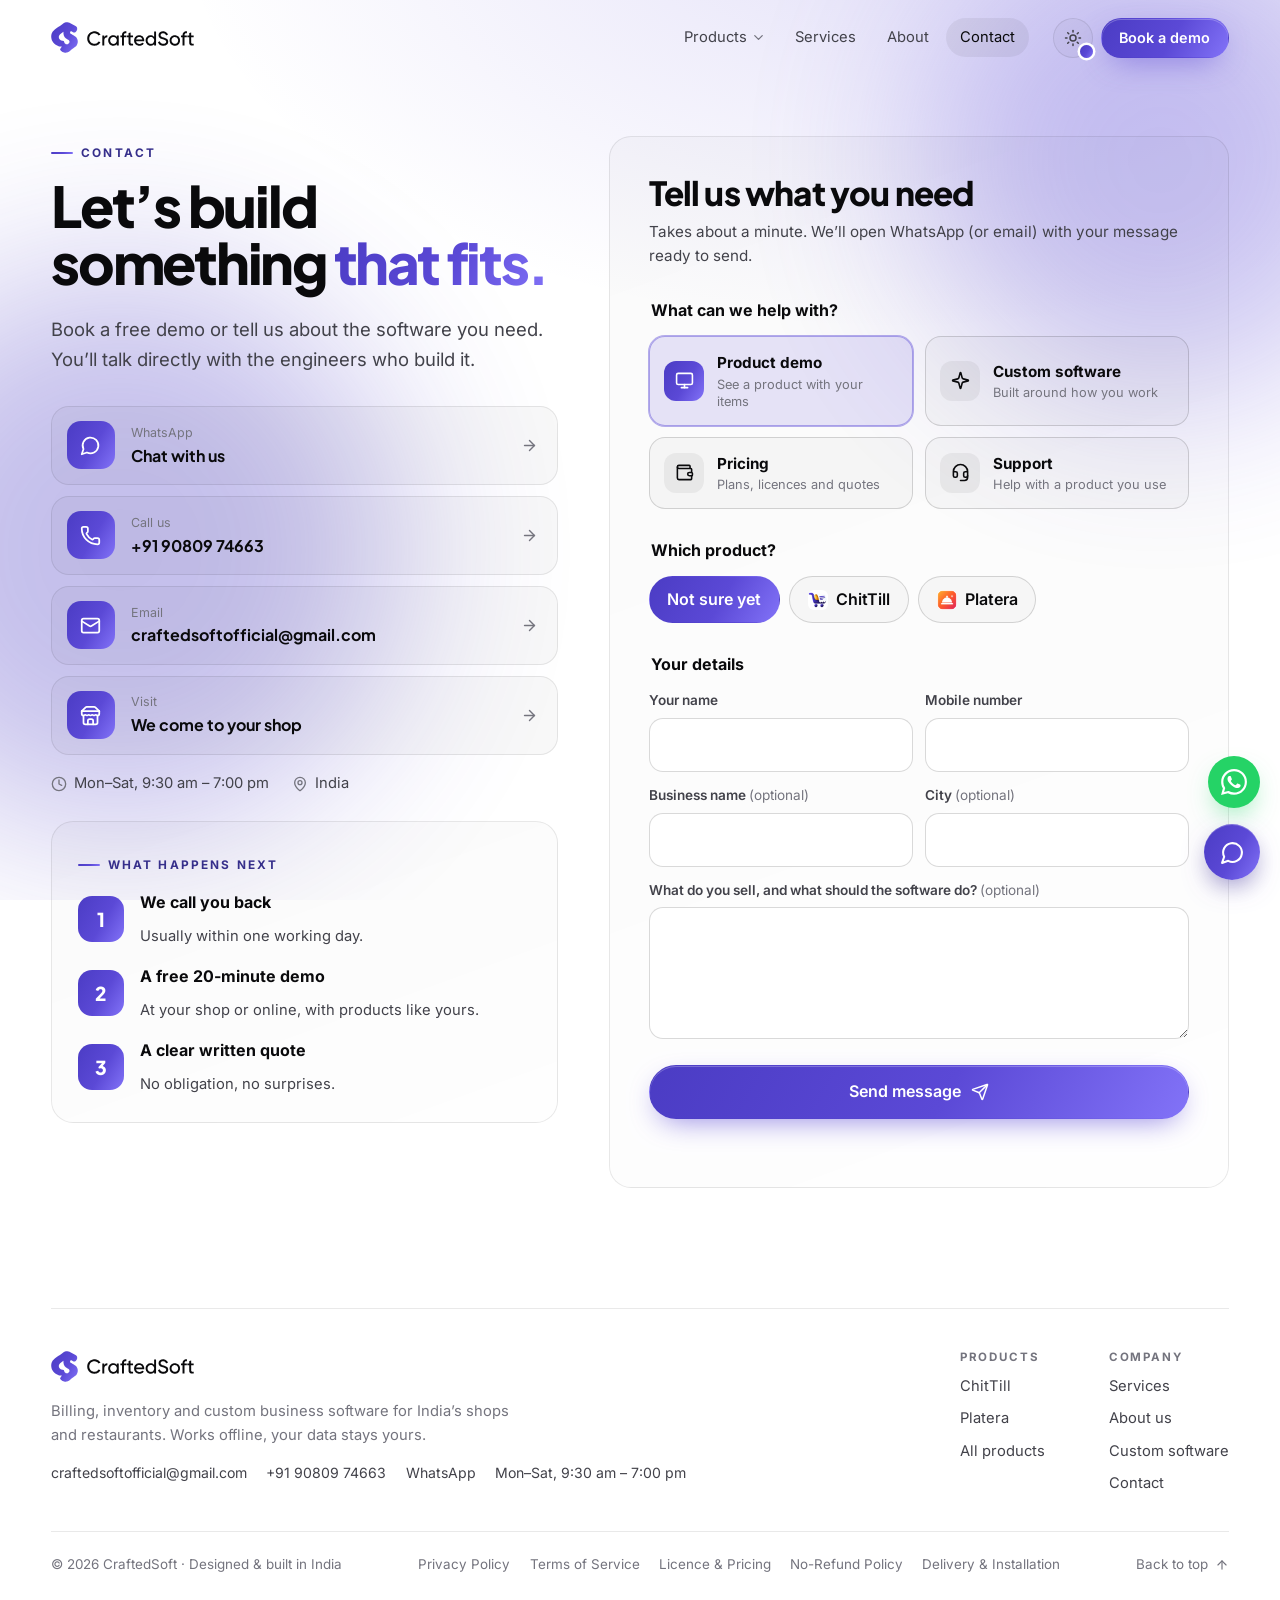
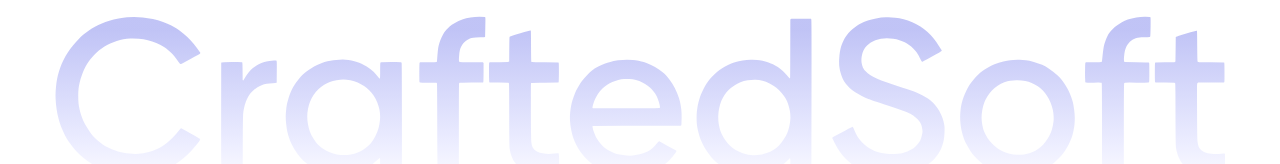
<file: contact.html>
<!doctype html>
<html lang="en">
<head>
  <meta charset="utf-8" />
  <title>Contact · CraftedSoft</title>
  <meta name="robots" content="noindex" />
  <link rel="canonical" href="contact/" />
  <script>location.replace('contact/' + (location.protocol === 'file:' ? 'index.html' : '') + location.search)</script>
  <meta http-equiv="refresh" content="0; url=contact/" />
</head>
<body><p>This page has moved: <a href="contact/">continue</a>.</p></body>
</html>
</file>
<file: assets/css/style.css>
/* Generated by tools/build.mjs from assets/css/src/*.css: edit those files, then run the build. */
/* ===== 00-fonts.css ===== */
/* Fonts, embedded so they also load when the site is opened straight from disk (file://).
   Plus Jakarta Sans (headings) and Inter (text), both under the SIL Open Font License. */
@font-face { font-family: 'Plus Jakarta Sans'; font-style: normal; font-weight: 500 800; font-display: block; src: url([data-uri]) format('woff2'); unicode-range: U+0000-00FF, U+0131, U+0152-0153, U+02BB-02BC, U+02C6, U+02DA, U+02DC, U+0304, U+0308, U+0329, U+2000-206F, U+20AC, U+2122, U+2191, U+2193, U+2212, U+2215, U+FEFF, U+FFFD; }
@font-face { font-family: 'Inter'; font-style: normal; font-weight: 100 900; font-display: block; src: url([data-uri]) format('woff2'); unicode-range: U+0000-00FF, U+0131, U+0152-0153, U+02BB-02BC, U+02C6, U+02DA, U+02DC, U+0304, U+0308, U+0329, U+2000-206F, U+20AC, U+2122, U+2191, U+2193, U+2212, U+2215, U+FEFF, U+FFFD; }

/* ===== 10-tokens.css ===== */
/* =====================================================================
   CraftedSoft · design tokens
   Layout and components follow the Delog Commerce design. Colours come in two layers:
   1. Theme (light / dark, the sun-moon button): surfaces, text and lines.
   2. Scheme (the colour button, theme.schemes in site-data.js): the gradient, glows and highlights.
      'mono' is professional black & white; the others are colour gradients.
   ===================================================================== */
:root {
  --display: 'Plus Jakarta Sans', 'Inter', 'Segoe UI', system-ui, sans-serif;
  --sans: 'Inter', 'Segoe UI', system-ui, sans-serif;
  --mono: ui-monospace, 'Cascadia Mono', Consolas, monospace;
  --radius: 22px;
  --header-h: 76px;
  /* Page width: fills wide screens (up to 1760 px) with a side gutter that grows with the screen. */
  --gutter: clamp(16px, 4vw, 72px);
  --wrap: min(1760px, calc(100% - 2 * var(--gutter)));
  --ease: cubic-bezier(0.2, 0.7, 0.2, 1);
  --wa: #25d366;
  --mx: 0;
  --my: 0;
}

/* ---------- Theme: light (white) ---------- */
:root,
:root[data-theme='light'] {
  color-scheme: light;
  --bg: #ffffff;
  --bg-2: #f6f6f7;
  --surface: rgb(0 0 0 / 0.028);
  --surface-2: rgb(0 0 0 / 0.055);
  --border: rgb(0 0 0 / 0.085);
  --border-2: rgb(0 0 0 / 0.15);
  --text: #0a0a0c;
  --text-2: #42424a;
  --muted: #74747e;
  --panel: #ffffff;
  --glass: rgb(255 255 255 / 0.74);
  --card-bg: linear-gradient(160deg, rgb(0 0 0 / 0.02), rgb(0 0 0 / 0.005));
  --shadow-1: 0 1px 2px rgb(0 0 0 / 0.05), 0 12px 30px -16px rgb(0 0 0 / 0.18);
  --shadow-2: 0 2px 6px rgb(0 0 0 / 0.05), 0 40px 90px -36px rgb(0 0 0 / 0.35);
  --shot-shadow: 0 30px 70px -30px rgb(0 0 0 / 0.35), 0 0 0 1px rgb(0 0 0 / 0.06);
  --floor-line: rgb(0 0 0 / 0.07);
  --frame: #f4f4f5;
  --frame-bar: #e9e9ec;
}

/* ---------- Theme: dark (deep black) ---------- */
:root[data-theme='dark'] {
  color-scheme: dark;
  --bg: #050506;
  --bg-2: #0c0c0f;
  --surface: rgb(255 255 255 / 0.045);
  --surface-2: rgb(255 255 255 / 0.075);
  --border: rgb(255 255 255 / 0.09);
  --border-2: rgb(255 255 255 / 0.16);
  --text: #f5f5f7;
  --text-2: #c2c3cb;
  --muted: #8a8b95;
  --panel: #111114;
  --glass: rgb(17 17 20 / 0.72);
  --card-bg: linear-gradient(160deg, rgb(255 255 255 / 0.06), rgb(255 255 255 / 0.02));
  --shadow-1: 0 18px 40px -20px rgb(0 0 0 / 0.9);
  --shadow-2: 0 50px 110px -40px rgb(0 0 0 / 0.95);
  --shot-shadow: 0 40px 90px -30px rgb(0 0 0 / 0.9), 0 0 0 1px rgb(255 255 255 / 0.08);
  --floor-line: rgb(255 255 255 / 0.1);
  --frame: #17171b;
  --frame-bar: #1f1f24;
}

/* ---------- Scheme: shared formulas (every scheme sets --c1, --c2, --c3) ---------- */
:root {
  --grad: linear-gradient(120deg, var(--c1) 0%, var(--c2) 55%, var(--c3) 110%);
  --primary: var(--grad);
  --on-primary: #ffffff;
  --primary-shadow: 0 10px 30px -10px color-mix(in oklab, var(--c2) 70%, transparent), inset 0 1px 0 rgb(255 255 255 / 0.25);
  --hl: var(--grad);
  --kicker: color-mix(in oklab, var(--c1) 72%, var(--text));
  --tick: var(--c1);
  --soft: color-mix(in oklab, var(--c2) 14%, transparent);
  --ring: color-mix(in oklab, var(--c2) 45%, transparent);
  --aurora-1: var(--c1);
  --aurora-2: var(--c2);
  --aurora-3: var(--c3);
  --aurora-o: 0.32;
  --panel-grad: var(--grad);
  --on-panel: #ffffff;
}
:root[data-theme='dark'] {
  --aurora-o: 0.42;
}

/* ---------- Scheme colours (generated from theme.schemes in site-data.js by tools/build.mjs) ---------- */
:root[data-scheme='violet'], :root:not([data-scheme]) { --c1: #4b3cc4; --c2: #5b49d6; --c3: #8b7cff; }
:root[data-scheme='mono'] { --c1: #18181b; --c2: #52525b; --c3: #a1a1aa; }
:root[data-scheme='mono'] { --grad: linear-gradient(135deg, #3f3f46, #09090b); --primary: var(--text); --on-primary: var(--bg); --primary-shadow: 0 10px 26px -14px rgb(0 0 0 / 0.45); --hl: linear-gradient(100deg, var(--text) 0%, color-mix(in oklab, var(--text) 40%, var(--bg)) 100%); --kicker: var(--muted); --tick: var(--text); --soft: rgb(0 0 0 / 0.05); --ring: rgb(0 0 0 / 0.28); --aurora-1: #a1a1aa; --aurora-2: #d4d4d8; --aurora-3: #71717a; --aurora-o: 0.18; --panel-grad: linear-gradient(150deg, #1f1f23, #09090b 70%); --on-panel: #ffffff; }
:root[data-theme='dark'][data-scheme='mono'] { --grad: linear-gradient(135deg, #52525b, #18181b); --primary-shadow: 0 10px 30px -14px rgb(255 255 255 / 0.22); --soft: rgb(255 255 255 / 0.06); --ring: rgb(255 255 255 / 0.3); --aurora-1: #3f3f46; --aurora-2: #52525b; --aurora-3: #27272a; --aurora-o: 0.35; --panel-grad: linear-gradient(150deg, #1c1c20, #0c0c0e 70%); }
:root[data-scheme='aurora'] { --c1: #6d5dfc; --c2: #c056f5; --c3: #ff6fa8; }
:root[data-scheme='ocean'] { --c1: #0ea5e9; --c2: #6366f1; --c3: #a855f7; }
:root[data-scheme='forest'] { --c1: #10b981; --c2: #14b8a6; --c3: #0ea5e9; }
:root[data-scheme='sunset'] { --c1: #f59e0b; --c2: #f43f5e; --c3: #ec4899; }

/* ===== 20-base.css ===== */
/* ---------- Base (Delog Commerce typography, buttons, layout) ---------- */
*, *::before, *::after { box-sizing: border-box; }
html { scroll-behavior: smooth; scroll-padding-top: calc(var(--header-h) + 16px); -webkit-text-size-adjust: 100%; }
html, body { overflow-x: clip; }
/* Email addresses: no "ffi"/"fi" ligatures, which drop the i's dot (craftedsoftofficial read as "off1cial") */
a[href^='mailto:'], a[href^='mailto:'] *, .help__log { font-variant-ligatures: no-common-ligatures; }
body {
  margin: 0;
  background: var(--bg);
  color: var(--text);
  font-family: var(--sans);
  font-size: 16px;
  line-height: 1.6;
  -webkit-font-smoothing: antialiased;
  text-rendering: optimizeLegibility;
  transition: background-color 0.3s;
}
img, svg, video { max-width: 100%; display: block; }
img { height: auto; }
a { color: inherit; text-decoration: none; }
button { font: inherit; color: inherit; background: none; border: 0; padding: 0; cursor: pointer; }
input, textarea, select { font: inherit; color: inherit; }
h1, h2, h3, h4 { font-family: var(--display); letter-spacing: -0.025em; line-height: 1.08; margin: 0; }
h1 { font-weight: 800; }
h2 { font-size: clamp(2rem, 4.2vw, 3.3rem); font-weight: 800; }
h3 { font-size: 1.12rem; font-weight: 700; letter-spacing: -0.01em; }
p, ul, ol, figure, dl, dd { margin: 0; }
ul, ol { padding: 0; }
::selection { background: color-mix(in oklab, var(--c2) 35%, transparent); }
:focus-visible { outline: 2px solid var(--ring); outline-offset: 3px; border-radius: 8px; }
.sr-only { position: absolute; width: 1px; height: 1px; padding: 0; margin: -1px; overflow: hidden; clip: rect(0 0 0 0); white-space: nowrap; border: 0; }
.skip { position: fixed; left: 16px; top: -60px; z-index: 300; padding: 10px 16px; border-radius: 12px; background: var(--primary); color: var(--on-primary); font-weight: 600; transition: top 0.2s; }
.skip:focus { top: 12px; }
.i { width: 1em; height: 1em; flex: none; fill: none; stroke: currentColor; stroke-width: 2; stroke-linecap: round; stroke-linejoin: round; }

/* Highlighted words in headings */
.grad { background: var(--hl); -webkit-background-clip: text; background-clip: text; color: transparent; }

/* Small uppercase label above a heading: "— OUR PRODUCTS" */
.kicker { display: inline-flex; align-items: center; gap: 0.5rem; margin-bottom: 1rem; font-size: 0.74rem; font-weight: 700; letter-spacing: 0.18em; text-transform: uppercase; color: var(--kicker); }
.kicker::before { content: ''; width: 22px; height: 2px; border-radius: 2px; background: var(--grad); }

/* Pill at the top of a hero */
.eyebrow { display: inline-flex; align-items: center; gap: 0.55rem; padding: 0.4rem 0.9rem 0.4rem 0.45rem; border-radius: 999px; background: var(--surface); border: 1px solid var(--border); font-size: 0.85rem; color: var(--text-2); }
.eyebrow img { width: 26px; height: 26px; border-radius: 7px; }
.eyebrow .logo-mark { height: 21px; margin-left: 0.3rem; }
.eyebrow b { color: var(--text); }
.eyebrow .dot { margin-left: 0.4rem; }

/* ---------- Background: soft "aurora" glows behind every page ---------- */
.aurora { position: fixed; inset: 0; z-index: -1; overflow: hidden; pointer-events: none; background: radial-gradient(1200px 700px at 70% -10%, color-mix(in oklab, var(--aurora-2) 16%, transparent) 0%, transparent 60%), var(--bg); }
.aurora span { position: absolute; border-radius: 50%; filter: blur(90px); opacity: var(--aurora-o); animation: drift 22s ease-in-out infinite alternate; }
.aurora span:nth-child(1) { width: 560px; height: 560px; left: -160px; top: 30vh; background: var(--aurora-1); }
.aurora span:nth-child(2) { width: 480px; height: 480px; right: -120px; top: -80px; background: var(--aurora-2); animation-duration: 28s; }
.aurora span:nth-child(3) { width: 420px; height: 420px; right: 20vw; top: 120vh; background: var(--aurora-3); opacity: calc(var(--aurora-o) * 0.6); animation-duration: 34s; }
@keyframes drift { to { transform: translate3d(80px, -60px, 0) scale(1.15); } }

/* ---------- Buttons ---------- */
.btn { display: inline-flex; align-items: center; justify-content: center; gap: 0.6rem; border-radius: 999px; font-weight: 600; white-space: nowrap; border: 1px solid transparent; cursor: pointer; transition: transform 0.2s ease, box-shadow 0.25s ease, background 0.2s ease, border-color 0.2s; }
.btn .i { width: 18px; height: 18px; }
.btn-sm { height: 40px; padding: 0 1.1rem; font-size: 0.9rem; }
.btn-md { height: 48px; padding: 0 1.35rem; font-size: 0.95rem; }
.btn-lg { height: 54px; padding: 0 1.6rem; font-size: 1rem; }
.btn-primary { background: var(--primary); color: var(--on-primary); box-shadow: var(--primary-shadow); }
.btn-primary:hover { transform: translateY(-2px); box-shadow: var(--primary-shadow), 0 18px 40px -16px color-mix(in oklab, var(--c2) 60%, transparent); }
.btn-ghost { background: var(--surface); border-color: var(--border-2); color: var(--text); -webkit-backdrop-filter: blur(10px); backdrop-filter: blur(10px); }
.btn-ghost:hover { background: var(--surface-2); transform: translateY(-2px); }
.btn-white { background: #fff; color: #111114; }
.btn-white:hover { transform: translateY(-2px); }
.btn-wa { background: var(--wa); color: #fff; }
.btn-wa:hover { transform: translateY(-2px); }
.btn-dl { gap: 0.8rem; height: 58px; padding: 0 1.5rem 0 0.6rem; text-align: left; }
.btn-dl .dl-ico { display: grid; place-items: center; width: 42px; height: 42px; border-radius: 50%; background: color-mix(in oklab, var(--on-primary) 16%, transparent); }
.btn-dl .dl-ico .i { width: 19px; height: 19px; }
.btn-dl b { display: block; font-size: 0.98rem; line-height: 1.2; }
.btn-dl small { display: block; font-size: 0.74rem; font-weight: 500; opacity: 0.8; }
.link { display: inline-flex; align-items: center; gap: 0.45rem; font-weight: 600; color: var(--text); }
.link .i { width: 16px; height: 16px; transition: transform 0.25s var(--ease); }
.link:hover .i { transform: translateX(3px); }

/* ---------- Layout ---------- */
main > section, .marquee, .wrap { width: var(--wrap); margin-inline: auto; }
main > section { padding: 110px 0 0; }
.section-head { max-width: 780px; margin: 0 auto 3.2rem; text-align: center; }
.section-head .kicker { justify-content: center; }
.section-head p { margin-top: 1.1rem; color: var(--text-2); font-size: 1.08rem; }
.section-head.left { margin-left: 0; text-align: left; }
.section-head.left .kicker { justify-content: flex-start; }
.lead { margin-top: 1.5rem; max-width: 36rem; font-size: 1.15rem; color: var(--text-2); }
.lead b { color: var(--text); }
.cta-row { display: flex; flex-wrap: wrap; gap: 0.8rem; margin-top: 2.2rem; }
.cta-row.center { justify-content: center; }
.trust { list-style: none; padding: 0; margin: 1.8rem 0 0; display: flex; flex-wrap: wrap; gap: 0.7rem 1.3rem; font-size: 0.9rem; color: var(--muted); }
.trust li { display: inline-flex; align-items: center; gap: 0.5rem; }
.trust i { position: relative; width: 18px; height: 18px; border-radius: 50%; background: color-mix(in oklab, var(--tick) 16%, transparent); }
.trust i::after { content: ''; position: absolute; left: 6px; top: 3px; width: 4px; height: 8px; border: solid var(--tick); border-width: 0 2px 2px 0; transform: rotate(45deg); }
.dot { display: inline-block; width: 7px; height: 7px; border-radius: 50%; background: #22c55e; box-shadow: 0 0 0 4px rgb(34 197 94 / 0.2); }

/* ---------- Reveal on scroll ---------- */
.reveal { opacity: 0; transform: translateY(28px); transition: opacity 0.9s ease, transform 0.9s var(--ease); }
.reveal.in { opacity: 1; transform: none; }
.reveal.no-anim { transition: none; }
[data-tilt].in { transition: transform 0.35s ease, opacity 0.9s ease, border-color 0.3s; }
html:not(.js) .reveal { opacity: 1; transform: none; }

@media (max-width: 760px) {
  main > section { padding-top: 80px; }
}
@media (prefers-reduced-motion: reduce) {
  html { scroll-behavior: auto; }
  *, *::before, *::after { animation: none !important; transition: none !important; }
  .reveal { opacity: 1; transform: none; }
}

/* ===== 30-chrome.css ===== */
/* =====================================================================
   Site chrome: header, products menu, colour/theme buttons, phone menu, footer,
   WhatsApp button, CS Assistant (help chat) and notices.
   ===================================================================== */

/* ---------- Header: full width, sits on the page, turns to glass once you scroll ---------- */
.nav { position: sticky; top: 0; z-index: 100; height: var(--header-h); border-bottom: 1px solid transparent; transition: background 0.3s, border-color 0.3s, box-shadow 0.3s; }
.nav.is-scrolled, .nav.open { background: var(--glass); border-bottom-color: var(--border); -webkit-backdrop-filter: blur(18px) saturate(1.4); backdrop-filter: blur(18px) saturate(1.4); }
.nav-in { width: var(--wrap); height: 100%; margin: 0 auto; display: flex; align-items: center; gap: 1rem; }
/* ---------- Logo: assets/img/logo-mark.svg + logo-word.svg as CSS masks (build fills the two variables).
   The S mark takes the colour-scheme gradient, the wordmark the text colour, so both follow the scheme and day/night. */
:root { --logo-mark: url("data:image/svg+xml,%3Csvg xmlns='http://www.w3.org/2000/svg' viewBox='0 0 454 524'%3E%3Cpath fill='%23000' fill-rule='evenodd' d='M278.0 4.9Q273.5 4.5 269.8 4.4Q266.0 4.2 262.2 4.5Q258.5 4.8 250.8 6.0Q243.0 7.3 236.1 9.5Q229.2 11.7 225.6 13.2Q222.0 14.8 218.0 17.0Q214.0 19.1 200.4 28.2Q186.8 37.3 120.4 86.6Q54.0 135.9 47.9 141.7Q41.8 147.5 38.3 151.4Q34.9 155.2 30.7 160.8Q26.5 166.2 23.0 172.1Q19.6 178.0 16.8 183.9Q14.1 189.8 11.8 196.4Q9.5 203.0 7.7 210.9Q5.9 218.8 5.0 226.6Q4.0 234.5 3.9 243.1Q3.8 251.8 4.5 259.8Q5.2 267.8 6.7 275.8Q8.1 283.8 9.7 289.5Q11.2 295.2 13.8 302.4Q16.4 309.5 19.6 316.4Q22.8 323.2 27.7 331.5Q32.7 339.8 37.3 346.0Q41.9 352.2 45.8 356.8Q49.8 361.2 53.1 364.6Q56.5 368.0 62.5 373.1Q68.5 378.2 77.2 384.1Q86.0 390.1 94.9 394.8Q103.8 399.4 111.4 402.5Q119.0 405.6 128.1 408.2Q137.2 410.9 146.9 412.6Q156.5 414.3 168.5 415.1L180.6 415.9L180.7 416.5L180.8 417.0L180.2 418.1Q179.5 419.2 169.2 433.2Q158.8 447.2 156.6 451.0Q154.4 454.8 153.9 456.5Q153.4 458.2 153.4 460.9Q153.4 463.5 153.9 465.5Q154.4 467.5 155.7 470.4Q157.1 473.2 160.0 477.2Q162.9 481.2 166.3 485.0Q169.8 488.8 176.9 494.6Q184.0 500.5 188.1 503.2Q192.2 505.8 197.6 508.6Q203.0 511.3 208.9 513.4Q214.8 515.5 221.1 516.9Q227.5 518.4 232.9 518.9Q238.2 519.5 241.9 519.5Q245.5 519.5 249.6 519.1Q253.8 518.8 260.4 517.6Q267.0 516.4 273.4 514.5Q279.8 512.6 287.0 509.2Q294.2 505.9 299.1 502.7Q304.0 499.5 322.5 485.3Q341.0 471.1 375.8 445.2Q410.5 419.4 414.2 415.9Q418.0 412.5 421.3 408.8Q424.6 405.0 427.7 400.8Q430.8 396.5 433.5 392.0Q436.2 387.5 439.3 380.8Q442.4 374.0 444.3 368.1Q446.2 362.2 447.4 356.5Q448.6 350.8 449.2 346.0Q449.8 341.2 449.9 334.4Q450.0 327.5 449.7 323.6Q449.3 319.8 448.5 314.5Q447.6 309.2 446.2 303.5Q444.7 297.8 442.7 292.2Q440.6 286.8 438.9 283.2Q437.2 279.8 434.6 275.4Q432.1 271.0 428.7 266.4Q425.4 261.8 419.6 255.6Q413.8 249.5 407.4 244.5Q401.0 239.5 394.2 235.3Q387.5 231.2 366.2 219.3Q345.0 207.4 339.1 203.5Q333.2 199.6 331.3 197.8Q329.3 196.0 326.8 192.9Q324.4 189.8 323.0 186.5Q321.6 183.2 321.0 180.0Q320.5 176.8 321.2 172.6Q321.8 168.5 323.4 165.1Q325.0 161.8 327.4 159.6Q329.8 157.4 332.9 156.4Q336.0 155.5 338.2 155.8Q340.5 156.0 343.5 157.2Q346.5 158.3 364.1 167.4Q381.8 176.4 385.0 177.7Q388.2 178.9 390.6 179.1Q393.0 179.2 395.8 178.8Q398.5 178.2 401.5 177.0Q404.5 175.7 408.0 173.4Q411.5 171.2 414.9 168.3Q418.2 165.5 423.1 160.1Q428.0 154.8 430.9 149.9Q433.8 145.0 435.8 139.5Q437.9 134.0 438.7 130.8Q439.4 127.5 439.8 123.6Q440.2 119.8 440.2 115.1Q440.2 110.5 439.4 105.1Q438.5 99.8 436.6 94.8Q434.7 89.8 432.5 86.1Q430.2 82.5 428.2 80.1Q426.2 77.8 424.2 75.9Q422.2 74.1 419.2 72.0Q416.2 69.9 365.1 42.5Q314.0 15.1 310.0 13.2Q306.0 11.4 301.1 9.9Q296.2 8.3 289.4 6.8Q282.5 5.4 278.0 4.9ZM181.0 187.7L208.8 166.8L209.2 166.8L209.6 166.9L209.8 167.5Q210.0 168.0 209.5 175.9Q209.0 183.8 209.2 189.1Q209.5 194.5 210.2 200.1Q210.9 205.8 212.1 211.4Q213.3 217.0 214.8 221.9Q216.2 226.8 217.8 230.9Q219.4 235.0 221.5 239.4Q223.6 243.8 226.4 248.5Q229.2 253.2 231.6 256.8Q234.1 260.2 236.8 263.5Q239.5 266.8 242.6 269.9Q245.8 273.0 249.8 276.3Q253.8 279.7 260.0 283.8Q266.2 287.8 278.6 294.5Q291.0 301.1 294.8 303.8Q298.5 306.4 301.5 309.6Q304.5 312.8 306.0 315.2Q307.4 317.8 308.3 320.0Q309.2 322.2 310.1 326.9Q311.0 331.5 310.8 335.5Q310.6 339.5 309.6 342.9Q308.6 346.2 307.0 349.5Q305.4 352.8 302.2 357.0Q299.1 361.2 295.5 364.8Q292.0 368.4 289.1 370.3Q286.2 372.2 281.9 374.1Q277.5 376.0 273.0 376.9Q268.5 377.8 265.8 377.8Q263.0 377.8 260.9 377.4Q258.8 377.1 254.4 375.7Q250.0 374.2 245.9 371.7Q241.8 369.2 237.6 365.4Q233.5 361.5 230.3 357.1Q227.1 352.8 224.7 347.4Q222.2 342.0 220.3 334.9Q218.4 327.8 216.7 325.2Q215.0 322.8 213.5 321.7Q212.0 320.6 209.8 319.7Q207.5 318.9 199.8 318.5Q192.0 318.1 186.4 316.9Q180.8 315.8 176.2 314.2Q171.8 312.6 167.1 310.2Q162.5 307.8 157.9 304.4Q153.2 301.1 148.9 296.8Q144.6 292.5 142.1 288.8Q139.6 285.0 136.9 278.5Q134.2 272.0 132.9 265.5Q131.5 259.0 131.7 252.9Q131.9 246.8 132.5 243.6Q133.1 240.5 134.1 237.0Q135.2 233.5 136.5 230.5Q137.8 227.5 139.9 224.0Q142.1 220.5 144.3 217.8Q146.5 215.0 149.9 211.8Q153.2 208.6 181.0 187.7Z'/%3E%3C/svg%3E"); --logo-word: url("data:image/svg+xml,%3Csvg xmlns='http://www.w3.org/2000/svg' viewBox='0 0 1770 247'%3E%3Cpath fill='%23000' fill-rule='evenodd' d='M336.9 71.0L336.4 70.2L333.5 70.1Q330.5 70.0 326.0 70.7Q321.5 71.3 317.1 72.7Q312.8 74.1 309.9 75.6Q307.0 77.1 305.0 78.5Q303.0 79.8 300.2 82.1Q297.5 84.5 294.6 88.0Q291.8 91.5 289.6 95.4Q287.4 99.2 286.9 99.6L286.5 100.0L286.1 99.7L285.7 99.5L285.6 86.7Q285.5 74.0 285.2 73.3L284.9 72.7L284.3 72.5Q283.8 72.2 269.1 72.4Q254.5 72.6 254.0 72.9L253.4 73.3L253.3 155.2Q253.2 237.0 253.8 237.9L254.3 238.8L269.3 238.9Q284.2 239.0 285.0 238.6L285.8 238.2L285.9 196.2Q286.0 154.2 286.5 149.9Q286.9 145.5 288.0 140.9Q289.0 136.2 290.5 132.1Q292.1 128.0 293.8 124.9Q295.6 121.8 297.5 119.4Q299.4 117.0 302.5 114.4Q305.5 111.8 308.1 110.2Q310.8 108.6 314.2 107.3Q317.8 106.0 322.0 105.2Q326.2 104.5 331.1 104.2Q336.0 104.0 336.5 103.7L337.0 103.4L337.1 87.6Q337.3 71.8 336.9 71.0ZM1455.9 68.9Q1450.8 68.8 1446.5 69.1Q1442.2 69.4 1437.2 70.3Q1432.2 71.1 1424.8 73.5Q1417.2 75.9 1414.0 77.5Q1410.8 79.1 1406.6 81.6Q1402.5 84.1 1399.6 86.2Q1396.8 88.4 1393.5 91.5Q1390.2 94.5 1386.9 98.5Q1383.5 102.5 1381.3 105.9Q1379.1 109.2 1377.3 112.5Q1375.6 115.8 1373.4 121.0Q1371.2 126.2 1370.1 129.8Q1369.1 133.2 1368.2 137.4Q1367.4 141.5 1367.0 146.0Q1366.5 150.5 1366.5 155.5Q1366.5 160.5 1367.0 165.0Q1367.4 169.5 1368.2 173.6Q1369.1 177.8 1370.5 182.5Q1371.9 187.2 1373.1 190.1Q1374.3 193.0 1378.4 200.2Q1382.5 207.5 1385.1 210.8Q1387.7 214.0 1391.0 217.4Q1394.2 220.8 1397.4 223.3Q1400.5 225.9 1403.8 228.2Q1407.0 230.4 1411.4 232.8Q1415.8 235.2 1419.0 236.5Q1422.2 237.8 1429.2 239.7Q1436.2 241.6 1440.2 242.2Q1444.2 242.8 1449.8 243.0Q1455.2 243.2 1463.4 242.4Q1471.5 241.6 1476.9 240.2Q1482.2 238.7 1485.2 237.5Q1488.2 236.3 1492.9 234.0Q1497.5 231.6 1500.6 229.5Q1503.8 227.5 1510.0 222.0Q1516.2 216.5 1519.1 213.1Q1521.9 209.8 1524.5 205.9Q1527.1 202.0 1528.8 199.0Q1530.4 196.0 1532.4 191.4Q1534.4 186.8 1535.4 183.2Q1536.5 179.8 1537.4 175.1Q1538.4 170.5 1538.8 166.1Q1539.2 161.8 1539.2 156.6Q1539.2 151.5 1538.2 144.0Q1537.2 136.5 1536.3 133.1Q1535.5 129.8 1533.8 125.0Q1532.1 120.2 1530.2 116.2Q1528.2 112.2 1525.6 108.0Q1523.0 103.8 1520.8 100.9Q1518.6 98.0 1515.8 95.0Q1513.0 92.0 1507.1 87.3Q1501.2 82.7 1498.2 80.9Q1495.2 79.1 1490.0 76.6Q1484.8 74.2 1477.5 72.2Q1470.2 70.1 1465.6 69.6Q1461.0 69.0 1455.9 68.9ZM1433.0 102.9Q1438.0 101.0 1442.0 100.4Q1446.0 99.8 1452.8 99.9Q1459.5 100.0 1464.6 101.0Q1469.8 102.0 1474.2 103.8Q1478.8 105.7 1483.5 108.9Q1488.2 112.2 1491.1 115.1Q1493.9 118.0 1497.0 122.8Q1500.2 127.5 1502.6 133.2Q1505.0 139.0 1506.0 144.0Q1507.0 149.0 1507.2 152.6Q1507.5 156.2 1507.4 159.4Q1507.2 162.5 1506.2 168.1Q1505.2 173.8 1503.2 178.6Q1501.2 183.5 1498.0 188.4Q1494.9 193.2 1491.4 196.8Q1488.0 200.4 1483.8 203.3Q1479.5 206.2 1476.6 207.5Q1473.8 208.9 1470.9 209.8Q1468.0 210.7 1462.8 211.5Q1457.5 212.2 1451.9 212.0Q1446.2 211.8 1441.0 210.5Q1435.8 209.3 1431.1 207.2Q1426.5 205.1 1422.6 202.3Q1418.8 199.6 1414.8 195.6Q1410.9 191.5 1407.5 186.4Q1404.2 181.2 1402.6 177.1Q1401.0 173.0 1399.9 167.0Q1398.8 161.0 1398.8 156.0Q1398.8 151.0 1399.9 144.6Q1401.0 138.2 1402.8 133.6Q1404.6 129.0 1407.7 124.0Q1410.8 119.0 1414.4 115.3Q1418.0 111.6 1423.0 108.2Q1428.0 104.8 1433.0 102.9ZM851.2 69.8Q843.8 70.9 839.5 72.1Q835.2 73.2 830.8 75.0Q826.2 76.7 822.2 78.7Q818.2 80.6 815.9 82.2Q813.5 83.8 811.0 85.9Q808.5 88.0 804.1 92.6Q799.7 97.2 797.1 100.6Q794.5 104.0 792.2 107.9Q789.8 111.8 788.1 115.2Q786.4 118.8 784.5 124.1Q782.5 129.5 781.4 133.9Q780.4 138.2 779.7 142.9Q779.0 147.5 778.8 152.0Q778.5 156.5 778.9 161.6Q779.2 166.8 780.1 171.8Q780.9 176.8 782.1 181.1Q783.2 185.5 784.5 188.8Q785.7 192.0 787.8 196.2Q789.9 200.5 792.2 204.1Q794.5 207.8 797.4 211.2Q800.2 214.8 803.1 217.8Q806.0 220.8 809.0 223.2Q812.0 225.7 816.5 228.7Q821.0 231.6 824.4 233.4Q827.8 235.2 831.9 236.8Q836.0 238.5 840.4 239.7Q844.8 240.9 849.8 241.7Q854.8 242.5 860.0 242.9Q865.2 243.2 872.9 242.8Q880.5 242.3 885.4 241.5Q890.2 240.6 894.2 239.6Q898.2 238.5 904.4 236.0Q910.5 233.4 914.4 231.1Q918.2 228.7 921.4 226.4Q924.5 224.1 927.4 221.3Q930.2 218.5 933.2 214.9Q936.2 211.2 937.6 209.2L939.0 207.2L938.9 206.4L938.7 205.5L926.0 198.7L913.2 191.8L912.6 192.2Q911.9 192.5 908.3 196.6Q904.8 200.8 902.4 202.7Q900.0 204.7 897.8 206.1Q895.5 207.4 891.1 209.1Q886.8 210.7 882.0 211.8Q877.2 212.8 873.6 213.2Q870.0 213.5 864.0 213.2Q858.0 212.8 853.5 211.8Q849.0 210.8 844.9 209.2Q840.8 207.7 838.0 206.1Q835.2 204.6 832.6 202.6Q830.0 200.6 827.3 197.9Q824.7 195.2 822.2 191.9Q819.7 188.5 818.2 185.9Q816.8 183.2 815.2 179.0Q813.6 174.8 813.1 171.9L812.6 169.1L813.4 168.7Q814.2 168.2 879.9 168.3L945.5 168.4L946.1 167.8L946.6 167.2L946.9 158.9Q947.2 150.5 946.4 143.5Q945.6 136.5 944.4 131.6Q943.2 126.8 940.1 119.0Q936.9 111.2 933.0 105.1Q929.2 99.0 926.2 95.5Q923.2 92.0 920.7 89.7Q918.2 87.4 912.8 83.5Q907.2 79.6 900.1 76.4Q893.0 73.2 889.9 72.2Q886.8 71.3 882.0 70.3Q877.2 69.4 873.9 69.1Q870.5 68.8 864.6 68.8Q858.8 68.8 851.2 69.8ZM913.6 136.1Q914.5 140.2 914.3 140.8L914.1 141.3L913.5 141.5Q913.0 141.8 863.5 141.9Q814.0 142.0 813.4 141.8L812.8 141.6L812.6 141.0Q812.4 140.5 813.7 135.8Q815.1 131.0 817.4 126.5Q819.6 122.0 821.9 118.9Q824.2 115.8 827.7 112.3Q831.2 108.9 834.9 106.5Q838.5 104.1 842.6 102.3Q846.8 100.5 851.5 99.3Q856.2 98.1 860.2 97.9Q864.2 97.7 868.6 97.9Q873.0 98.1 878.2 99.5Q883.5 100.9 887.8 103.0Q892.0 105.1 895.8 107.9Q899.5 110.7 901.9 113.2Q904.4 115.8 906.8 119.4Q909.2 123.0 911.0 127.5Q912.8 132.0 913.6 136.1ZM376.4 91.3Q373.2 94.2 370.9 97.0Q368.6 99.8 366.2 103.2Q363.7 106.8 361.6 110.5Q359.6 114.2 358.0 118.0Q356.4 121.8 354.8 126.8Q353.3 131.8 352.3 136.4Q351.4 141.0 350.8 148.9Q350.2 156.8 351.2 165.4Q352.1 174.0 353.2 178.2Q354.2 182.5 355.8 187.1Q357.4 191.8 359.2 195.6Q361.1 199.5 363.4 203.4Q365.8 207.2 368.7 211.1Q371.7 215.0 374.3 217.9Q377.0 220.8 380.4 223.6Q383.8 226.4 387.4 228.9Q391.0 231.4 395.1 233.5Q399.2 235.7 402.9 237.1Q406.5 238.6 409.5 239.5Q412.5 240.5 418.0 241.5Q423.5 242.6 430.9 242.8Q438.2 243.0 442.5 242.6Q446.8 242.1 450.6 241.3Q454.5 240.5 460.6 238.2Q466.8 235.9 470.0 234.1Q473.2 232.3 476.4 230.1Q479.5 227.9 485.8 222.3L492.2 216.8L492.5 217.2Q492.8 217.8 492.8 227.4Q492.8 237.0 493.2 237.8L493.6 238.7L508.8 238.8Q524.0 239.0 524.7 238.8L525.3 238.6L525.5 237.9Q525.8 237.2 525.6 155.9Q525.5 74.5 525.2 73.7L524.9 72.9L523.9 72.6Q523.0 72.2 508.9 72.4Q494.8 72.5 494.1 72.7L493.4 72.9L493.1 73.8Q492.8 74.8 492.8 85.5Q492.8 96.2 492.5 96.8L492.2 97.3L491.7 97.0Q491.1 96.8 487.9 92.8Q484.8 88.8 482.5 86.7Q480.2 84.6 477.9 82.8Q475.5 81.0 471.9 78.8Q468.2 76.6 464.8 75.0Q461.2 73.4 457.8 72.2Q454.2 71.1 449.6 70.1Q445.0 69.2 440.9 68.8Q436.8 68.5 431.5 68.8Q426.2 69.0 422.2 69.6Q418.2 70.2 413.5 71.3Q408.8 72.5 405.1 73.8Q401.5 75.1 397.9 76.8Q394.2 78.5 389.8 81.3Q385.2 84.1 382.4 86.2Q379.5 88.4 376.4 91.3ZM427.0 99.8Q432.8 98.8 437.4 98.8Q442.0 98.8 448.0 99.9Q454.0 101.0 459.0 103.1Q464.0 105.3 468.6 108.5Q473.2 111.7 476.7 115.1Q480.1 118.5 483.2 123.0Q486.2 127.5 488.5 133.2Q490.8 139.0 491.8 144.1Q492.8 149.2 492.8 154.8Q492.8 160.2 491.7 166.0Q490.7 171.8 488.7 177.1Q486.7 182.5 483.7 187.4Q480.7 192.2 478.5 194.9Q476.2 197.5 474.2 199.3Q472.2 201.1 468.4 203.8Q464.5 206.4 459.1 208.6Q453.8 210.8 448.9 211.6Q444.0 212.5 438.6 212.5Q433.2 212.5 427.6 211.5Q422.0 210.4 416.8 208.3Q411.5 206.2 407.4 203.4Q403.2 200.6 400.6 198.1Q398.0 195.5 396.3 193.4Q394.5 191.2 391.6 186.5Q388.7 181.8 386.9 176.8Q385.0 171.8 384.0 165.8Q383.0 159.8 383.0 154.2Q383.0 148.8 384.1 142.9Q385.2 137.0 387.2 132.0Q389.2 127.0 392.5 122.0Q395.9 117.0 400.1 113.0Q404.2 109.1 408.5 106.6Q412.8 104.1 417.0 102.4Q421.2 100.8 427.0 99.8ZM1722.4 25.2Q1721.8 25.1 1707.2 29.4Q1692.8 33.8 1692.0 34.2L1691.3 34.6L1691.1 53.1L1690.8 71.5L1690.4 72.0Q1690.0 72.4 1689.2 72.6Q1688.5 72.8 1675.0 72.8Q1661.5 72.8 1660.9 73.0L1660.4 73.2L1660.1 74.0Q1659.8 74.8 1659.8 88.2Q1659.8 101.8 1660.1 102.3L1660.4 102.8L1660.9 103.0Q1661.5 103.2 1675.0 103.2Q1688.5 103.2 1689.2 103.4Q1690.0 103.6 1690.4 104.2Q1690.9 104.8 1690.9 150.9Q1691.0 197.0 1691.6 200.9Q1692.1 204.8 1693.3 208.9Q1694.4 213.0 1696.0 216.5Q1697.6 220.0 1698.9 222.1Q1700.3 224.2 1702.4 226.6Q1704.5 229.0 1707.0 230.9Q1709.5 232.8 1713.0 234.6Q1716.5 236.3 1719.5 237.4Q1722.5 238.5 1726.5 239.3Q1730.5 240.1 1735.2 240.5Q1740.0 241.0 1747.0 240.9Q1754.0 240.8 1758.9 240.2Q1763.8 239.6 1764.4 239.3L1765.1 239.1L1765.3 238.4Q1765.5 237.8 1765.5 224.6Q1765.5 211.5 1765.3 211.0L1765.1 210.4L1764.4 210.2Q1763.8 210.0 1759.9 210.4Q1756.0 210.8 1752.2 210.8Q1748.5 210.8 1745.0 210.4Q1741.5 210.1 1739.2 209.6Q1737.0 209.0 1734.8 208.1Q1732.5 207.1 1730.8 205.8Q1729.0 204.5 1727.8 203.0Q1726.6 201.5 1725.7 199.4Q1724.8 197.2 1724.1 192.5Q1723.5 187.8 1723.4 148.6Q1723.2 109.5 1723.4 107.0L1723.6 104.5L1724.3 103.9L1725.0 103.3L1744.1 103.3Q1763.2 103.2 1763.8 103.0L1764.3 102.8L1764.5 102.2Q1764.8 101.5 1764.7 87.9Q1764.7 74.2 1764.4 73.7L1764.2 73.2L1763.6 73.0Q1763.0 72.8 1744.6 72.8Q1726.2 72.8 1725.3 72.3L1724.4 71.9L1724.1 71.0Q1723.8 70.0 1723.6 48.1Q1723.5 26.2 1723.3 25.8L1723.1 25.3L1722.4 25.2ZM719.0 24.8Q718.5 24.6 703.9 29.0Q689.2 33.5 688.6 33.9Q687.9 34.3 687.7 34.9Q687.5 35.5 687.3 53.5L687.2 71.5L686.3 72.0Q685.5 72.5 673.0 72.5Q660.5 72.5 658.8 72.8L657.2 73.2L657.0 73.7Q656.8 74.2 656.8 88.1Q656.8 102.0 657.3 102.6L657.8 103.2L671.6 103.3Q685.5 103.4 686.0 103.6Q686.5 103.7 686.8 104.2Q687.2 104.8 687.2 151.5Q687.2 198.2 687.8 202.2Q688.4 206.2 689.2 209.4Q690.0 212.5 691.5 216.1Q693.1 219.8 694.4 221.9Q695.8 224.0 697.4 225.9Q699.0 227.7 702.5 230.4Q706.0 233.1 709.1 234.7Q712.2 236.4 715.4 237.4Q718.5 238.5 723.5 239.4Q728.5 240.3 733.1 240.7Q737.8 241.0 744.4 240.9Q751.0 240.8 755.8 240.2Q760.5 239.6 761.2 239.3L762.0 238.9L762.2 237.9Q762.5 237.0 762.5 227.8Q762.5 218.5 762.2 214.3L761.8 210.1L761.2 209.8Q760.5 209.6 755.6 210.2Q750.8 210.8 746.6 210.8Q742.5 210.8 737.6 209.9Q732.8 209.0 730.5 208.0Q728.2 206.9 726.7 205.7Q725.1 204.4 724.0 203.0Q722.8 201.5 722.0 199.5Q721.2 197.5 720.6 193.4Q720.0 189.2 719.9 147.5Q719.8 105.8 720.0 104.9L720.2 104.1L720.9 103.8Q721.5 103.4 740.8 103.5Q760.0 103.5 760.7 103.3L761.4 103.1L761.7 102.4Q762.0 101.8 762.1 88.0Q762.1 74.2 761.8 73.7L761.4 73.1L760.8 72.9Q760.2 72.8 741.4 72.8Q722.5 72.8 721.7 72.4L720.8 72.1L720.5 71.4Q720.2 70.8 720.1 48.5Q720.0 26.2 719.8 25.6L719.6 24.9L719.0 24.8ZM1142.3 8.2L1141.9 7.3L1127.5 7.2Q1113.0 7.0 1112.3 7.2Q1111.5 7.3 1111.1 7.8L1110.7 8.2L1110.6 51.9Q1110.5 95.5 1110.3 96.2L1110.1 96.8L1109.4 96.6Q1108.8 96.5 1105.2 92.0Q1101.5 87.5 1098.1 84.7Q1094.8 81.8 1091.8 79.9Q1088.8 77.9 1084.5 75.8Q1080.2 73.7 1076.8 72.5Q1073.2 71.2 1068.8 70.3Q1064.2 69.4 1060.6 69.1Q1057.0 68.8 1051.0 68.9Q1045.0 69.0 1038.8 70.1Q1032.5 71.1 1028.6 72.3Q1024.8 73.4 1020.9 75.0Q1017.0 76.6 1012.4 79.1Q1007.8 81.7 1004.0 84.4Q1000.2 87.1 996.5 90.7Q992.8 94.2 989.9 97.6Q987.1 101.0 984.6 104.8Q982.2 108.5 980.1 112.5Q978.1 116.5 976.2 121.0Q974.4 125.5 973.4 129.0Q972.3 132.5 971.3 137.4Q970.4 142.2 969.9 147.0Q969.5 151.8 969.5 156.8Q969.5 161.8 969.9 165.9Q970.4 170.0 971.2 174.1Q972.1 178.2 973.6 183.2Q975.2 188.2 976.9 192.1Q978.6 196.0 980.8 200.0Q983.0 204.0 985.8 208.0Q988.6 212.0 991.7 215.6Q994.8 219.2 997.5 221.8Q1000.2 224.4 1006.9 228.8Q1013.5 233.3 1019.0 235.8Q1024.5 238.3 1028.4 239.5Q1032.2 240.7 1036.2 241.5Q1040.2 242.4 1043.6 242.7Q1047.0 243.0 1052.0 243.0Q1057.0 243.0 1062.0 242.4Q1067.0 241.8 1073.4 240.1Q1079.8 238.4 1084.9 236.0Q1090.0 233.6 1095.2 230.0Q1100.5 226.3 1105.2 221.7L1110.0 217.1L1110.4 217.7Q1110.8 218.2 1110.8 227.8Q1110.8 237.2 1111.1 238.0L1111.5 238.7L1126.1 238.8Q1140.8 239.0 1141.6 238.6L1142.4 238.2L1142.6 123.6Q1142.8 9.0 1142.3 8.2ZM1046.5 99.9Q1052.8 98.8 1058.2 99.0Q1063.8 99.2 1068.8 100.4Q1073.8 101.7 1079.4 104.5Q1085.0 107.4 1089.6 111.1Q1094.2 114.8 1097.6 118.8Q1101.0 122.8 1103.2 126.5Q1105.4 130.2 1107.2 135.0Q1108.9 139.8 1110.0 145.9Q1111.0 152.0 1110.8 157.4Q1110.6 162.8 1109.3 168.6Q1108.0 174.5 1106.1 179.1Q1104.2 183.8 1100.6 189.1Q1097.1 194.5 1093.3 198.3Q1089.5 202.1 1085.1 204.8Q1080.8 207.4 1075.0 209.5Q1069.2 211.5 1064.9 212.1Q1060.5 212.8 1057.2 212.8Q1054.0 212.8 1050.9 212.4Q1047.8 212.1 1042.9 210.8Q1038.0 209.6 1033.0 207.2Q1028.0 204.9 1023.9 201.7Q1019.8 198.5 1016.3 194.5Q1012.8 190.5 1009.9 185.6Q1007.1 180.8 1005.4 176.1Q1003.8 171.5 1002.9 165.8Q1002.0 160.0 1002.1 154.0Q1002.2 148.0 1003.5 141.9Q1004.8 135.8 1006.7 131.1Q1008.6 126.5 1011.3 122.2Q1014.1 118.0 1018.1 114.2Q1022.0 110.4 1026.4 107.6Q1030.8 104.8 1035.5 102.9Q1040.2 101.0 1046.5 99.9ZM1254.9 5.0Q1247.5 5.2 1239.8 6.8Q1232.0 8.2 1228.8 9.3Q1225.5 10.4 1221.4 12.2Q1217.2 14.1 1214.5 15.6Q1211.8 17.2 1208.1 19.8Q1204.5 22.4 1201.2 25.7Q1197.9 29.0 1196.0 31.6Q1194.0 34.2 1192.4 37.0Q1190.8 39.8 1189.5 42.8Q1188.2 45.8 1187.2 48.8Q1186.3 51.8 1185.4 56.9Q1184.5 62.0 1184.2 69.0Q1184.0 76.0 1184.6 79.9Q1185.1 83.8 1186.2 87.9Q1187.2 92.0 1189.3 96.6Q1191.4 101.2 1193.7 104.4Q1196.0 107.5 1200.1 111.3Q1204.2 115.1 1208.5 118.0Q1212.8 120.8 1218.4 123.6Q1224.0 126.3 1228.2 128.0Q1232.5 129.6 1257.4 137.7Q1282.2 145.9 1287.4 148.2Q1292.5 150.6 1295.8 152.7Q1299.0 154.9 1302.1 158.2Q1305.2 161.5 1306.1 163.0Q1307.0 164.5 1307.9 166.8Q1308.7 169.0 1309.2 172.0Q1309.8 175.0 1309.8 177.0Q1309.8 179.0 1308.7 183.5Q1307.6 188.0 1306.4 190.5Q1305.1 193.0 1303.3 195.2Q1301.5 197.5 1298.9 199.8Q1296.2 202.2 1293.6 203.8Q1291.0 205.4 1287.1 207.0Q1283.2 208.5 1280.4 209.2Q1277.5 209.9 1272.6 210.4Q1267.8 211.0 1264.2 211.0Q1260.8 211.0 1255.5 210.4Q1250.2 209.8 1246.2 208.9Q1242.2 208.0 1238.5 206.6Q1234.8 205.2 1230.5 202.7Q1226.2 200.2 1222.2 196.6Q1218.2 193.0 1216.0 190.2Q1213.8 187.5 1211.8 184.4Q1209.8 181.2 1207.7 176.1Q1205.6 171.0 1205.0 170.5L1204.5 170.0L1202.4 170.9Q1200.2 171.8 1187.3 178.8L1174.4 185.8L1174.2 186.5L1174.0 187.2L1177.7 194.6Q1181.4 202.0 1185.3 207.6Q1189.1 213.2 1193.7 217.8Q1198.2 222.4 1202.6 225.5Q1207.0 228.7 1209.6 230.2Q1212.2 231.7 1219.4 234.7Q1226.5 237.7 1235.5 239.8Q1244.5 241.8 1248.8 242.3Q1253.0 242.8 1259.5 242.9Q1266.0 243.0 1273.9 242.3Q1281.8 241.6 1285.4 240.9Q1289.0 240.2 1293.5 238.9Q1298.0 237.6 1304.4 234.7Q1310.8 231.9 1317.2 227.2Q1323.8 222.5 1327.9 217.9Q1332.0 213.2 1333.9 210.2Q1335.8 207.2 1337.1 204.5Q1338.4 201.8 1339.5 198.5Q1340.7 195.2 1341.6 190.9Q1342.6 186.5 1342.9 179.5Q1343.2 172.5 1342.9 169.2Q1342.6 166.0 1341.4 161.4Q1340.3 156.8 1337.9 151.6Q1335.6 146.5 1332.5 142.0Q1329.3 137.5 1325.7 133.8Q1322.0 130.1 1318.0 127.4Q1314.0 124.6 1310.1 122.6Q1306.2 120.6 1299.8 117.9Q1293.2 115.2 1279.8 111.0Q1266.2 106.8 1256.5 103.3Q1246.8 99.9 1240.8 97.2Q1234.8 94.4 1230.9 91.9Q1227.0 89.4 1224.2 86.4Q1221.5 83.5 1220.0 80.4Q1218.6 77.2 1218.0 72.9Q1217.5 68.5 1218.2 64.0Q1219.0 59.5 1219.8 57.5Q1220.6 55.5 1221.9 53.2Q1223.2 51.0 1224.9 49.1Q1226.5 47.2 1229.0 45.2Q1231.5 43.2 1233.4 42.2Q1235.2 41.1 1238.9 39.7Q1242.5 38.2 1247.2 37.4Q1252.0 36.5 1256.2 36.5Q1260.5 36.5 1265.6 37.3Q1270.8 38.0 1275.1 39.4Q1279.5 40.9 1283.0 42.7Q1286.5 44.4 1289.6 46.7Q1292.8 48.9 1295.8 51.9Q1298.9 55.0 1301.1 58.1Q1303.3 61.2 1305.8 66.1Q1308.2 71.0 1308.8 71.5L1309.3 72.0L1309.9 71.9Q1310.5 71.8 1324.2 64.1Q1338.0 56.5 1338.4 55.7L1338.9 55.0L1334.5 48.0Q1330.2 41.0 1326.3 36.4Q1322.5 31.8 1317.4 27.2Q1312.2 22.6 1306.6 18.9Q1301.0 15.3 1294.4 12.4Q1287.8 9.4 1281.4 7.8Q1275.0 6.2 1268.6 5.5Q1262.2 4.8 1254.9 5.0ZM111.6 5.0Q106.5 5.4 98.8 6.9Q91.0 8.3 84.9 10.2Q78.8 12.2 73.5 14.4Q68.2 16.6 63.2 19.2Q58.2 21.9 54.1 24.7Q50.0 27.6 45.9 31.0Q41.8 34.5 38.5 37.9Q35.2 41.2 30.4 47.1Q25.5 53.0 22.3 57.9Q19.1 62.8 17.0 66.9Q14.8 71.0 13.0 75.4Q11.2 79.8 9.2 86.0Q7.3 92.2 6.2 97.6Q5.2 103.0 4.5 109.9Q3.8 116.8 3.8 122.5Q3.8 128.2 4.5 135.8Q5.2 143.2 6.7 150.6Q8.3 158.0 9.9 163.0Q11.4 168.0 13.5 173.0Q15.6 178.0 18.3 183.2Q21.1 188.5 24.1 192.9Q27.1 197.2 31.2 202.1Q35.2 207.0 39.6 211.2Q44.0 215.3 47.6 218.1Q51.2 221.0 56.0 224.0Q60.8 227.1 67.0 230.2Q73.2 233.4 77.8 235.0Q82.2 236.7 88.4 238.4Q94.5 240.2 100.5 241.2Q106.5 242.3 112.9 242.8Q119.2 243.2 129.2 242.8Q139.2 242.3 146.8 240.9Q154.2 239.5 158.9 238.0Q163.5 236.6 168.8 234.4Q174.0 232.2 180.2 228.6Q186.5 225.1 192.2 220.7Q198.0 216.3 202.9 211.7Q207.8 207.0 213.6 199.9Q219.5 192.8 220.6 191.1Q221.6 189.5 221.6 188.8L221.6 188.1L212.3 182.7Q203.0 177.2 198.0 174.6L193.0 172.1L192.3 172.4Q191.6 172.8 188.5 176.9Q185.3 181.0 181.2 185.4Q177.0 189.8 171.9 194.0Q166.8 198.2 161.5 201.2Q156.2 204.1 149.6 206.4Q143.0 208.7 135.9 209.7Q128.8 210.8 124.2 210.8Q119.8 210.8 115.0 210.3Q110.2 209.8 106.5 209.1Q102.8 208.4 97.8 207.0Q92.8 205.5 88.5 203.8Q84.2 202.0 81.4 200.4Q78.5 198.9 74.9 196.4Q71.2 193.9 68.6 191.7Q66.0 189.5 63.2 186.8Q60.5 184.0 58.0 181.0Q55.6 178.0 51.5 171.4Q47.4 164.8 45.8 161.1Q44.1 157.5 42.6 153.0Q41.0 148.5 40.0 143.6Q38.9 138.8 38.5 134.8Q38.0 130.8 38.0 123.5Q38.0 116.2 38.5 112.5Q38.9 108.8 40.0 103.9Q41.0 99.0 43.7 91.6Q46.3 84.2 48.5 80.1Q50.7 76.0 53.8 71.6Q56.9 67.2 61.3 62.5Q65.8 57.8 69.1 55.0Q72.5 52.3 77.0 49.4Q81.5 46.6 86.2 44.4Q91.0 42.2 96.0 40.6Q101.0 39.1 106.0 38.1Q111.0 37.2 116.5 36.8Q122.0 36.5 129.2 37.2Q136.5 37.9 143.0 39.5Q149.5 41.2 155.6 43.8Q161.8 46.3 166.0 48.9Q170.2 51.5 174.1 54.8Q178.0 58.0 180.9 61.2Q183.9 64.5 187.3 69.5Q190.8 74.5 191.4 74.9L192.0 75.4L192.8 75.2Q193.5 75.1 207.1 67.6Q220.8 60.1 221.3 59.7L221.8 59.2L221.9 58.7L221.9 58.2L216.8 51.2Q211.6 44.2 206.8 39.1Q202.0 34.0 195.8 29.0Q189.5 24.0 185.6 21.6Q181.8 19.1 177.5 17.0Q173.2 14.8 165.8 12.0Q158.2 9.2 150.5 7.6Q142.8 5.9 135.2 5.2Q127.8 4.5 122.2 4.5Q116.8 4.5 111.6 5.0ZM1652.7 4.5Q1652.2 4.1 1645.6 4.1Q1639.0 4.0 1631.9 5.1Q1624.8 6.3 1619.0 8.4Q1613.2 10.6 1608.9 13.2Q1604.5 15.8 1601.5 18.1Q1598.5 20.5 1596.1 22.9Q1593.7 25.2 1591.7 28.0Q1589.6 30.8 1588.3 33.4Q1586.9 36.0 1585.6 39.8Q1584.2 43.5 1583.3 47.2Q1582.4 51.0 1581.2 61.3L1580.1 71.7L1579.2 72.1Q1578.2 72.5 1567.5 72.5Q1556.8 72.5 1556.1 72.7Q1555.5 72.8 1555.2 73.3Q1554.8 73.8 1554.7 83.5Q1554.5 93.2 1554.8 98.0L1555.0 102.7L1556.1 103.1Q1557.2 103.5 1567.6 103.4Q1578.0 103.2 1578.7 103.5L1579.5 103.7L1579.8 104.3Q1580.2 105.0 1580.2 171.1Q1580.2 237.2 1580.5 237.8Q1580.7 238.4 1581.1 238.6Q1581.5 238.9 1596.5 238.9Q1611.5 239.0 1612.3 238.5L1613.1 238.0L1613.1 171.5Q1613.1 105.0 1613.6 104.4Q1614.0 103.7 1614.9 103.5Q1615.8 103.2 1632.5 103.4Q1649.2 103.5 1650.1 103.2L1650.9 102.9L1651.2 101.9Q1651.5 101.0 1651.5 87.9Q1651.5 74.8 1651.3 74.0L1651.1 73.3L1650.4 73.0Q1649.8 72.8 1632.0 72.5L1614.2 72.3L1613.6 71.4Q1613.0 70.5 1613.4 64.5Q1613.9 58.5 1614.8 55.1Q1615.7 51.8 1617.0 49.0Q1618.4 46.2 1620.3 44.0Q1622.2 41.8 1624.1 40.3Q1626.0 38.9 1628.4 37.8Q1630.8 36.7 1633.9 35.9Q1637.0 35.2 1639.5 35.0Q1642.0 34.8 1646.6 34.9Q1651.2 35.0 1652.0 34.7L1652.7 34.4L1653.0 32.3Q1653.2 30.2 1653.4 18.2Q1653.5 6.2 1653.3 5.5Q1653.2 4.8 1652.7 4.5ZM650.5 4.5Q650.0 4.2 642.6 4.2Q635.2 4.2 628.8 5.3Q622.2 6.3 616.5 8.4Q610.8 10.6 605.4 13.7Q600.0 16.8 597.9 18.5Q595.8 20.2 592.9 23.5Q590.0 26.8 588.4 29.4Q586.8 32.0 585.1 35.8Q583.4 39.5 582.3 42.8Q581.3 46.0 580.6 49.2Q579.9 52.5 579.1 62.2L578.3 71.9L577.7 72.2Q577.0 72.5 565.5 72.5Q554.0 72.5 553.3 72.7Q552.6 72.8 552.2 73.3Q551.9 73.8 551.8 87.5Q551.8 101.2 552.0 102.1L552.2 102.9L553.0 103.2Q553.8 103.5 565.2 103.5Q576.8 103.5 577.4 103.7L578.1 103.9L578.4 104.5Q578.7 105.0 578.8 171.2Q579.0 237.5 579.5 238.2L580.0 238.9L594.9 238.9Q609.8 239.0 610.6 238.5L611.4 238.0L611.4 171.5Q611.4 105.0 611.7 104.5Q612.1 103.9 612.7 103.7Q613.2 103.5 630.6 103.3L647.9 103.2L648.2 102.5Q648.5 101.8 648.6 87.8L648.6 73.8L647.9 73.2L647.2 72.6L634.8 72.7Q622.2 72.8 617.3 72.5L612.3 72.2L611.8 71.2Q611.2 70.2 611.7 63.9Q612.1 57.5 612.8 54.9Q613.4 52.2 614.8 49.4Q616.2 46.5 617.8 44.4Q619.5 42.3 621.8 40.6Q624.0 38.9 626.0 37.9Q628.0 36.9 630.4 36.3Q632.8 35.7 637.0 35.3Q641.2 34.9 645.5 35.0Q649.8 35.2 650.3 34.8L650.9 34.4L651.2 20.3Q651.5 6.2 651.3 5.5L651.1 4.8L650.5 4.5Z'/%3E%3C/svg%3E"); }
.logo-mark, .logo-word { display: inline-block; flex: none; -webkit-mask-position: center; mask-position: center; -webkit-mask-size: contain; mask-size: contain; -webkit-mask-repeat: no-repeat; mask-repeat: no-repeat; }
.logo-mark { height: 32px; aspect-ratio: 454 / 524; background: var(--hl); -webkit-mask-image: var(--logo-mark); mask-image: var(--logo-mark); }
.logo-word { height: 16px; aspect-ratio: 1770 / 247; background: currentColor; -webkit-mask-image: var(--logo-word); mask-image: var(--logo-word); }
/* App-icon style: solid white tile, S in the scheme gradient (--grad stays dark in Mono, so it shows on white in both themes) */
.logo-tile { display: inline-grid; place-items: center; flex: none; width: 38px; height: 38px; border-radius: 12px; background: #fff; box-shadow: 0 6px 16px -6px rgb(0 0 0 / 0.35); }
.logo-tile .logo-mark { height: 62%; background: var(--grad); }
.brand { display: inline-flex; align-items: center; gap: 0.55rem; flex: none; color: var(--text); }
.brand .logo-mark { height: 31px; }
.brand .logo-word { height: 15px; margin-top: 1px; }
.nav-links { margin-left: auto; display: flex; align-items: center; gap: 0.25rem; }
.nav-links > a { position: relative; padding: 0.5rem 0.85rem; border-radius: 999px; font-size: 0.92rem; color: var(--text-2); transition: color 0.2s, background 0.2s; }
.nav-links > a:hover { color: var(--text); background: var(--surface-2); }
.nav-links > a[aria-current='page'] { color: var(--text); background: var(--surface-2); }
.nav-sep { width: 1px; height: 18px; margin: 0 0.35rem; background: var(--border-2); }
.nav-links > a, .pmenu-btn { white-space: nowrap; }
@media (max-width: 1180px) { .nav-links { gap: 0; } .nav-links > a { padding-inline: 0.6rem; } .pmenu-btn { padding-inline: 0.6rem 0.45rem; } .nav-sep { margin: 0 0.2rem; } }
.nav-act { display: flex; align-items: center; gap: 0.5rem; }
.nav-links + .nav-act { margin-left: 0.5rem; }
.nav-menu { display: none; position: relative; width: 42px; height: 42px; border-radius: 50%; border: 1px solid var(--border-2); background: var(--surface); }
.nav-menu span { position: absolute; left: 12px; right: 12px; height: 2px; background: var(--text); border-radius: 2px; transition: transform 0.25s, top 0.25s; }
.nav-menu span:first-child { top: 16px; }
.nav-menu span:last-child { top: 24px; }
.nav.open .nav-menu span:first-child { top: 20px; transform: rotate(45deg); }
.nav.open .nav-menu span:last-child { top: 20px; transform: rotate(-45deg); }
.icon-btn { width: 40px; height: 40px; flex: none; border-radius: 50%; display: grid; place-items: center; border: 1px solid var(--border); background: var(--surface); color: var(--text-2); transition: background 0.2s, color 0.2s, border-color 0.2s; }
.icon-btn:hover { background: var(--surface-2); color: var(--text); border-color: var(--border-2); }
.icon-btn .i { width: 18px; height: 18px; }
.appbtn .i-moon, :root[data-theme='dark'] .appbtn .i-sun { display: none; }
:root[data-theme='dark'] .appbtn .i-moon { display: block; }

/* ---------- Products menu: the list on the left, a preview of the hovered product on the right ---------- */
.pmenu { position: relative; }
/* Sits first in the right-hand links and looks like one of them; the panel opens centred under it */
.pmenu-btn { display: inline-flex; align-items: center; gap: 4px; padding: 0.5rem 0.7rem 0.5rem 0.85rem; border-radius: 999px; color: var(--text-2); font: inherit; font-size: 0.92rem; transition: color 0.2s, background 0.2s; }
.pmenu-btn:hover, .pmenu-btn[aria-expanded='true'] { color: var(--text); background: var(--surface-2); }
.pmenu[data-here] .pmenu-btn { color: var(--text); }
.pmenu-btn > .i { width: 15px; height: 15px; color: var(--muted); transition: rotate 0.25s; }
.pmenu-btn[aria-expanded='true'] > .i { rotate: 180deg; }
.pmenu-panel { position: absolute; top: calc(100% + 16px); left: 50%; transform: translateX(-50%); z-index: 120; display: grid; grid-template-columns: 220px 330px; border-radius: 20px; overflow: hidden; background: var(--panel); border: 1px solid var(--border-2); box-shadow: var(--shadow-2); animation: pmenu-in 0.16s ease; }
.pmenu-panel[hidden] { display: none; }
@keyframes pmenu-in { from { opacity: 0; translate: 0 -6px; } }
.pmenu-list { padding: 10px; border-right: 1px solid var(--border); display: flex; flex-direction: column; gap: 2px; }
.pmenu-head { padding: 4px 8px 8px; font-size: 0.66rem; font-weight: 700; letter-spacing: 0.18em; text-transform: uppercase; color: var(--muted); }
.pmenu-item { --pc: var(--c2); display: flex; align-items: center; gap: 10px; padding: 8px; border-radius: 12px; transition: background 0.15s, box-shadow 0.15s; }
:root[data-scheme='mono'] .pmenu-item, :root[data-scheme='mono'] .pmenu-pane { --pc: var(--text); }
.pmenu-item img { width: 34px; height: 34px; flex: none; border-radius: 10px; background: #fff; padding: 2px; border: 1px solid var(--border); }
.pmenu-item b { display: block; font-size: 0.92rem; line-height: 1.2; }
.pmenu-item small { display: block; font-size: 0.74rem; color: var(--muted); }
.pmenu-item.sel { background: color-mix(in oklab, var(--pc) 12%, transparent); box-shadow: inset 3px 0 0 var(--pc); }
.pmenu-item .here { margin-left: auto; color: var(--pc); font-weight: 800; }
.pmenu-extra { display: flex; align-items: center; gap: 10px; padding: 8px; border-radius: 12px; font-size: 0.82rem; color: var(--muted); transition: background 0.15s, color 0.15s; }
.pmenu-extra:hover { background: var(--surface-2); color: var(--text); }
.pmenu-extra i { width: 34px; height: 34px; flex: none; display: grid; place-items: center; border-radius: 10px; border: 1.5px dashed var(--border-2); font-style: normal; }
.pmenu-extra i .i { width: 15px; height: 15px; }
.pmenu-sep { height: 1px; margin: 6px 4px; background: var(--border); }
.pmenu-preview { position: relative; }
.pmenu-pane { --pc: var(--c2); padding: 12px; height: 100%; background: radial-gradient(280px 180px at 100% 0%, color-mix(in oklab, var(--pc) 18%, transparent), transparent 70%); }
.pmenu-pane[hidden] { display: none; }
.pmenu-pane img { width: 100%; aspect-ratio: 16 / 8.4; object-fit: cover; object-position: left top; border-radius: 10px; border: 1px solid var(--border); }
.pmenu-pane b { display: block; margin: 10px 2px 4px; font-family: var(--display); font-size: 1rem; }
.pmenu-pane ul { margin: 0 2px; list-style: none; display: grid; gap: 2px; font-size: 0.82rem; color: var(--text-2); }
.pmenu-pane li::before { content: '✓  '; color: var(--pc); font-weight: 800; }
.pmenu-go { display: inline-flex; align-items: center; gap: 6px; margin: 10px 2px 2px; padding: 7px 14px; border-radius: 999px; background: var(--primary); color: var(--on-primary); font-size: 0.84rem; font-weight: 700; }
.pmenu-go.here { background: var(--surface-2); color: var(--text-2); }
.pmenu-go .i { width: 14px; height: 14px; }

/* ---------- Appearance: one button (mode icon + colour dot) opening a card with Mode + Colour ---------- */
.appdd { position: relative; }
.appbtn { position: relative; }
.appbtn__dot { position: absolute; right: -1px; bottom: -1px; width: 13px; height: 13px; border-radius: 50%; background: var(--grad); box-shadow: 0 0 0 2.5px var(--bg); transition: transform 0.3s var(--ease); }
:root[data-scheme='mono'] .appbtn__dot { background: var(--text); }
.appbtn:hover .appbtn__dot, .appbtn[aria-expanded='true'] .appbtn__dot { transform: scale(1.15); }
.appbtn[aria-expanded='true'] { background: var(--surface-2); color: var(--text); border-color: var(--border-2); }
.apppop { position: absolute; right: -6px; top: calc(100% + 14px); z-index: 130; width: 344px; padding: 16px 16px 8px; border-radius: 20px; background: var(--panel); border: 1px solid var(--border-2); box-shadow: var(--shadow-2); animation: pmenu-in 0.18s ease; }
.apppop[hidden] { display: none; }
.apppop__head { display: flex; align-items: baseline; justify-content: space-between; gap: 12px; }
.apppop__head b { font-family: var(--display); font-size: 1rem; }
.apppop__head small { color: var(--muted); font-size: 0.76rem; }
.apppop__foot { margin-top: 12px; padding-top: 6px; border-top: 1px solid var(--border); }
.apppop__foot button { display: inline-flex; align-items: center; gap: 7px; padding: 6px 8px; border-radius: 8px; font-size: 0.8rem; font-weight: 600; color: var(--muted); transition: background 0.2s, color 0.2s; }
.apppop__foot button:hover { background: var(--surface-2); color: var(--text); }
.apppop__foot .i { width: 14px; height: 14px; }
.appear__label { margin: 16px 2px 8px; font-size: 0.68rem; font-weight: 700; letter-spacing: 0.14em; text-transform: uppercase; color: var(--muted); }
/* Mode: a segmented switch */
.appear__seg { display: grid; grid-template-columns: repeat(3, 1fr); gap: 3px; padding: 3px; border-radius: 12px; background: var(--surface-2); border: 1px solid var(--border); }
.appear__seg button { display: inline-flex; align-items: center; justify-content: center; gap: 6px; height: 34px; border-radius: 9px; font-size: 0.82rem; font-weight: 600; color: var(--muted); transition: background 0.2s, color 0.2s, box-shadow 0.2s; }
.appear__seg button:hover { color: var(--text); }
.appear__seg button[aria-pressed='true'] { background: var(--panel); color: var(--text); box-shadow: 0 1px 3px rgb(0 0 0 / 0.14), 0 0 0 1px var(--border-2); }
.appear__seg .i { width: 15px; height: 15px; }
/* Colour: a tiny page preview per scheme (logo dot, headline, highlighted word, button) in the current mode */
.appear__grid { display: grid; grid-template-columns: repeat(3, minmax(0, 1fr)); gap: 8px; }
.appear__sw { position: relative; display: grid; gap: 6px; padding: 5px 5px 7px; border-radius: 14px; border: 1px solid var(--border); background: var(--surface); text-align: left; transition: border-color 0.2s, box-shadow 0.2s, transform 0.25s var(--ease); }
.appear__sw:hover { border-color: var(--border-2); transform: translateY(-1px); }
.appear__sw[aria-pressed='true'] { border-color: transparent; box-shadow: 0 0 0 2px var(--text); }
.appear__pv { position: relative; overflow: hidden; display: block; aspect-ratio: 16 / 10; border-radius: 9px; background: var(--bg); border: 1px solid var(--border); }
.appear__pv::before { content: ''; position: absolute; width: 70%; aspect-ratio: 1; right: -25%; top: -45%; border-radius: 50%; background: var(--sw); opacity: 0.28; filter: blur(10px); }
.appear__pv i { position: absolute; left: 8%; border-radius: 3px; }
.appear__pv i:nth-child(1) { top: 10%; width: 9%; aspect-ratio: 1; border-radius: 3px; background: var(--sw); }
.appear__pv i:nth-child(2) { top: 36%; width: 62%; height: 9%; background: var(--text); opacity: 0.78; }
.appear__pv i:nth-child(3) { top: 51%; width: 40%; height: 9%; background: var(--sw); }
.appear__pv i:nth-child(4) { bottom: 11%; width: 36%; height: 14%; border-radius: 99px; background: var(--sw); }
.appear__name { padding: 0 3px; font-size: 0.76rem; font-weight: 600; color: var(--text-2); }
.appear__sw[aria-pressed='true'] .appear__name { color: var(--text); }
.appear__tick { position: absolute; right: 9px; bottom: 7px; width: 16px; height: 16px; border-radius: 50%; display: grid; place-items: center; background: var(--text); color: var(--bg); opacity: 0; transform: scale(0.4); transition: opacity 0.2s, transform 0.3s var(--ease); }
.appear__tick .i { width: 10px; height: 10px; stroke-width: 3.5; }
.appear__sw[aria-pressed='true'] .appear__tick { opacity: 1; transform: none; }

/* ---------- Phone menu ---------- */
.mnav { display: none; }
@media (max-width: 960px) {
  .nav-links, .nav-act .nav-cta, .nav-act .appdd { display: none; }
  .nav-menu { display: block; }
  .nav-act { margin-left: auto; }
  .mnav { position: absolute; left: 0; right: 0; top: 100%; display: none; max-height: calc(100vh - var(--header-h)); overflow-y: auto; padding: 14px var(--gutter) 22px; background: var(--panel); border-bottom: 1px solid var(--border); box-shadow: var(--shadow-2); }
  .nav.open .mnav { display: grid; gap: 14px; }
  .mnav__links { display: grid; }
  .mnav__links a { padding: 13px 4px; border-bottom: 1px solid var(--border); font-family: var(--display); font-size: 1.15rem; font-weight: 700; }
  .mnav__prods { display: grid; gap: 6px; }
  .mnav__prods a { display: flex; align-items: center; gap: 12px; padding: 10px; border-radius: 14px; background: var(--surface); border: 1px solid var(--border); }
  .mnav__prods img { width: 38px; height: 38px; border-radius: 11px; background: #fff; padding: 2px; }
  .mnav__prods b { display: block; font-size: 0.98rem; }
  .mnav__prods small { display: block; font-size: 0.8rem; color: var(--muted); }
  .mnav__appear { padding: 14px 14px 16px; border-radius: 16px; background: var(--surface); border: 1px solid var(--border); }
  .mnav__appear-head { display: flex; align-items: center; justify-content: space-between; }
  .mnav__appear-head b { font-family: var(--display); font-size: 1rem; }
  .mnav__appear-head button { padding: 4px 10px; border-radius: 999px; font-size: 0.8rem; font-weight: 600; color: var(--muted); }
  .mnav__appear .appear__label:first-of-type { margin-top: 10px; }
  .mnav__appear .appear__sw { background: var(--panel); }
  .mnav .btn { width: 100%; }
}

/* ---------- Footer (Delog: brand left, links right, a quiet line under) ---------- */
.footer { width: var(--wrap); margin: 120px auto 0; padding: 2.6rem 0 2.2rem; border-top: 1px solid var(--border); }
.f-top { display: grid; grid-template-columns: minmax(0, 1fr) auto; gap: 1.6rem 3rem; align-items: start; }
.f-brand p { margin-top: 0.7rem; max-width: 30rem; color: var(--muted); font-size: 0.92rem; }
.f-reach { display: flex; flex-wrap: wrap; gap: 0.5rem 1.2rem; margin-top: 0.9rem; font-size: 0.88rem; color: var(--text-2); }
.f-reach a:hover { color: var(--text); }
.f-cols { display: flex; gap: clamp(2rem, 5vw, 5rem); }
.f-col { display: grid; gap: 0.55rem; align-content: start; font-size: 0.92rem; color: var(--text-2); }
.f-col h4 { margin-bottom: 0.2rem; font-family: var(--sans); font-size: 0.72rem; font-weight: 700; letter-spacing: 0.16em; text-transform: uppercase; color: var(--muted); }
.f-col a:hover { color: var(--text); }
.f-bottom { display: flex; flex-wrap: wrap; align-items: center; justify-content: space-between; gap: 0.8rem 1.6rem; margin-top: 2.2rem; padding-top: 1.4rem; border-top: 1px solid var(--border); font-size: 0.84rem; color: var(--muted); }
.f-legal { display: flex; flex-wrap: wrap; gap: 0.4rem 1.2rem; }
.f-legal a:hover, .f-top-btn:hover { color: var(--text); }
.f-top-btn { display: inline-flex; align-items: center; gap: 0.4rem; color: var(--muted); }
.f-top-btn .i { width: 14px; height: 14px; transform: rotate(-90deg); }
@media (max-width: 860px) { .f-top { grid-template-columns: 1fr; } .f-cols { flex-wrap: wrap; } }

/* ---------- Floating WhatsApp button + CS Assistant ---------- */
.wa-fab { position: fixed; right: max(20px, env(safe-area-inset-right)); bottom: calc(max(20px, env(safe-area-inset-bottom)) + 72px); z-index: 90; display: flex; align-items: center; gap: 12px; transition: opacity 0.3s, transform 0.35s var(--ease); }
.wa-fab__btn { width: 52px; height: 52px; border-radius: 50%; display: grid; place-items: center; background: var(--wa); color: #fff; box-shadow: 0 12px 28px -10px rgb(37 211 102 / 0.7); transition: transform 0.25s var(--ease); }
.wa-fab__btn .i { width: 26px; height: 26px; }
.wa-fab:hover .wa-fab__btn { transform: scale(1.07); }
.wa-fab__bubble { padding: 10px 14px; border-radius: 14px 14px 4px 14px; background: var(--panel); border: 1px solid var(--border); box-shadow: var(--shadow-1); font-size: 0.85rem; color: var(--text-2); white-space: nowrap; opacity: 0; transform: translateX(8px); pointer-events: none; transition: opacity 0.3s, transform 0.4s var(--ease); }
.wa-fab__bubble b { color: var(--text); }
.wa-fab.is-peek .wa-fab__bubble, .wa-fab:hover .wa-fab__bubble { opacity: 1; transform: none; }
.help { position: fixed; right: max(20px, env(safe-area-inset-right)); bottom: max(20px, env(safe-area-inset-bottom)); z-index: 95; display: flex; align-items: center; gap: 12px; }
.help__launch { position: relative; width: 56px; height: 56px; border-radius: 50%; display: grid; place-items: center; background: var(--primary); color: var(--on-primary); box-shadow: var(--primary-shadow), 0 10px 30px -12px rgb(0 0 0 / 0.4); transition: transform 0.3s var(--ease); }
.help__launch:hover { transform: scale(1.06); }
.help__launch .i { width: 25px; height: 25px; transition: transform 0.3s var(--ease), opacity 0.2s; }
.help__launch .i-close { position: absolute; opacity: 0; transform: rotate(-90deg); }
.help.is-open .help__launch .i-open { opacity: 0; transform: rotate(90deg); }
.help.is-open .help__launch .i-close { opacity: 1; transform: none; }
.help__peek { padding: 10px 14px; border-radius: 14px 14px 4px 14px; background: var(--panel); color: var(--text-2); border: 1px solid var(--border); box-shadow: var(--shadow-1); font-size: 0.85rem; white-space: nowrap; opacity: 0; transform: translateX(8px); pointer-events: none; transition: opacity 0.3s, transform 0.4s var(--ease); }
.help__peek b { color: var(--text); }
.help.is-peek .help__peek { opacity: 1; transform: none; }
.help.is-open .help__peek { display: none; }
.help__panel { position: absolute; right: 72px; bottom: 0; width: min(400px, calc(100vw - 120px)); height: min(620px, calc(100vh - var(--header-h) - 48px)); display: flex; flex-direction: column; overflow: hidden; border-radius: 26px; background: var(--panel); border: 1px solid var(--border-2); box-shadow: var(--shadow-2); transform-origin: bottom right; animation: help-in 0.32s var(--ease); }
.help__panel[hidden] { display: none; }
@keyframes help-in { from { opacity: 0; transform: translateX(14px) scale(0.97); } }
.help__head { position: relative; overflow: hidden; isolation: isolate; display: flex; align-items: center; gap: 12px; padding: 16px 14px 16px 18px; background: var(--panel-grad); color: var(--on-panel); }
.help__head::after { content: ''; position: absolute; z-index: -1; width: 200px; height: 200px; right: -70px; top: -120px; border-radius: 50%; background: radial-gradient(circle, rgb(255 255 255 / 0.25), transparent 70%); }
.help__head > span:not(.logo-tile) { margin-right: auto; }
.help__head b { display: block; font-family: var(--display); font-weight: 800; font-size: 1rem; }
.help__head small { display: flex; align-items: center; gap: 6px; font-size: 0.78rem; opacity: 0.85; }
.help__head small::before { content: ''; width: 7px; height: 7px; border-radius: 50%; background: #4ade80; }
.help__reset, .help__close { width: 34px; height: 34px; border-radius: 50%; display: grid; place-items: center; color: inherit; background: rgb(255 255 255 / 0.14); transition: background 0.2s; }
.help__reset:hover, .help__close:hover { background: rgb(255 255 255 / 0.26); }
.help__reset .i, .help__close .i { width: 16px; height: 16px; }
.help__log { position: relative; flex: 1; overflow-y: auto; display: flex; flex-direction: column; gap: 10px; padding: 18px 16px 10px; scrollbar-width: thin; }
.hmsg { max-width: 88%; padding: 11px 15px; border-radius: 20px 20px 20px 6px; background: var(--surface-2); border: 1px solid var(--border); font-size: 0.93rem; line-height: 1.5; color: var(--text); animation: hmsg-in 0.3s var(--ease); }
.hmsg--me { align-self: flex-end; border-radius: 20px 20px 6px 20px; background: var(--primary); border-color: transparent; color: var(--on-primary); }
.hmsg a { font-weight: 600; text-decoration: underline; text-underline-offset: 2px; }
.hmsg ul { margin: 6px 0 2px; padding-left: 18px; list-style: disc; display: grid; gap: 4px; }
@keyframes hmsg-in { from { opacity: 0; transform: translateY(6px); } }
.htyping { display: inline-flex; gap: 5px; padding: 4px 2px; }
.htyping i { width: 7px; height: 7px; border-radius: 50%; background: var(--muted); animation: hdot 1.2s infinite; }
.htyping i:nth-child(2) { animation-delay: 0.15s; }
.htyping i:nth-child(3) { animation-delay: 0.3s; }
@keyframes hdot { 0%, 60%, 100% { opacity: 0.35; transform: none; } 30% { opacity: 1; transform: translateY(-3px); } }
.help__chips { display: flex; flex-wrap: wrap; gap: 6px; padding: 4px 16px 10px; max-height: 120px; overflow-y: auto; }
.hchip { padding: 7px 12px; border-radius: 999px; border: 1px solid var(--border-2); background: var(--surface); color: var(--text); font-size: 0.82rem; font-weight: 600; text-align: left; transition: background 0.2s, border-color 0.2s; }
.hchip:hover { background: var(--surface-2); border-color: var(--ring); }
.help__form { display: flex; gap: 8px; padding: 10px 12px; border-top: 1px solid var(--border); }
.help__input { flex: 1; min-width: 0; height: 44px; padding: 0 16px; border-radius: 999px; border: 1px solid var(--border-2); background: var(--surface); }
.help__input:focus { outline: none; border-color: var(--ring); box-shadow: 0 0 0 3px var(--soft); }
.help__send { width: 44px; height: 44px; flex: none; border-radius: 50%; display: grid; place-items: center; background: var(--primary); color: var(--on-primary); }
.help__send .i { width: 18px; height: 18px; }
.help__foot { padding: 0 16px 12px; font-size: 0.78rem; color: var(--muted); text-align: center; }
.help__foot a { color: var(--text); font-weight: 600; }
body:has(.nav.open) .help, body:has(.nav.open) .wa-fab { opacity: 0; pointer-events: none; }
body:has(.help.is-open) .wa-fab { opacity: 0; pointer-events: none; }
@media (max-width: 620px) {
  .help__panel { position: fixed; inset: auto 8px 84px 8px; width: auto; height: min(78vh, calc(100vh - 100px)); border-radius: 24px; animation-name: help-up; }
  .help__peek, .wa-fab__bubble { display: none; }
  .help__launch { width: 52px; height: 52px; }
  .wa-fab { bottom: calc(max(20px, env(safe-area-inset-bottom)) + 66px); }
}
@keyframes help-up { from { opacity: 0; transform: translateY(12px) scale(0.97); } }

/* ---------- Small notice at the bottom of the screen ---------- */
.toast { position: fixed; left: 50%; bottom: 24px; z-index: 300; display: flex; align-items: center; gap: 14px; width: max-content; max-width: calc(100vw - 32px); padding: 12px 12px 12px 16px; border-radius: 18px; background: var(--text); color: var(--bg); box-shadow: var(--shadow-2); font-size: 0.9rem; translate: -50% 0; opacity: 0; transform: translateY(16px); pointer-events: none; transition: opacity 0.3s, transform 0.4s var(--ease); }
.toast.is-on { opacity: 1; transform: none; pointer-events: auto; }
.toast .i { width: 18px; height: 18px; }
.toast a { flex: none; padding: 7px 14px; border-radius: 999px; background: var(--bg); color: var(--text); font-weight: 600; }
@media print { .nav, .help, .wa-fab, .aurora, .toast { display: none !important; } }

/* Big faded wordmark along the bottom of the footer, tinted with the colour scheme */
.footer { padding-bottom: 0; overflow: hidden; }
.f-word { display: block; width: 100%; height: auto; margin: clamp(1.4rem, 3vw, 2.6rem) 0 -1.2%; user-select: none; pointer-events: none;
  background: linear-gradient(180deg, color-mix(in oklab, var(--c2) 34%, var(--bg)) 10%, color-mix(in oklab, var(--c3) 8%, var(--bg)) 92%); }
:root[data-theme='dark'] .f-word { background: linear-gradient(180deg, color-mix(in oklab, var(--c2) 42%, var(--bg)) 10%, color-mix(in oklab, var(--c3) 6%, var(--bg)) 92%); }

/* ===== 40-components.css ===== */
/* =====================================================================
   Components (Delog Commerce design system). Every colour comes from the tokens,
   so they follow light/dark and the colour scheme.
   ===================================================================== */

/* ---------- Hero: words left, a 3D stage right ---------- */
.hero { display: grid; grid-template-columns: minmax(0, 0.85fr) minmax(0, 1.15fr); align-items: center; gap: 2rem; min-height: calc(100vh - var(--header-h) - 20px); padding-top: 30px !important; }
.hero h1 { margin-top: 1.4rem; font-size: clamp(2.9rem, 6.4vw, 5.4rem); font-weight: 800; letter-spacing: -0.04em; line-height: 0.98; }
.hero h1 .grad { display: block; }

/* Product id line above a product hero heading */
.prod-id { display: flex; align-items: center; gap: 0.8rem; }
.prod-id img { width: 52px; height: 52px; border-radius: 15px; background: #fff; padding: 4px; box-shadow: var(--shadow-1); }
.prod-id b { display: block; font-family: var(--display); font-size: 1.15rem; }
.prod-id small { display: block; font-size: 0.85rem; color: var(--muted); }

/* 3D stage: a laptop and floating cards that follow the pointer */
.stage { position: relative; height: clamp(560px, 38vw, 720px); perspective: 1600px; perspective-origin: 50% 40%; }
.floor { position: absolute; left: -30%; right: -30%; bottom: -80px; height: 460px; background-image: linear-gradient(var(--floor-line) 1px, transparent 1px), linear-gradient(90deg, var(--floor-line) 1px, transparent 1px); background-size: 56px 56px; transform: rotateX(76deg); transform-origin: 50% 100%; -webkit-mask-image: radial-gradient(ellipse at 50% 100%, #000 10%, transparent 65%); mask-image: radial-gradient(ellipse at 50% 100%, #000 10%, transparent 65%); animation: floor 9s linear infinite; }
@keyframes floor { to { background-position: 0 56px; } }
.scene { position: absolute; inset: 0; transform-style: preserve-3d; transform: rotateX(calc(8deg + var(--my) * -6deg)) rotateY(calc(-16deg + var(--mx) * 10deg)); transition: transform 0.6s var(--ease); }
.laptop { position: absolute; left: 6%; right: 4%; top: 70px; transform-style: preserve-3d; }
.lid { position: relative; border-radius: 18px 18px 6px 6px; padding: 12px 12px 18px; background: linear-gradient(160deg, #2b2c33, #121216 60%); box-shadow: 0 0 0 1px rgb(255 255 255 / 0.12) inset, 0 60px 120px -30px rgb(0 0 0 / 0.6), 0 0 90px -20px color-mix(in oklab, var(--aurora-2) 45%, transparent); transform: rotateX(-4deg); transform-origin: 50% 100%; }
.bezel { border-radius: 9px; overflow: hidden; background: #000; aspect-ratio: 16 / 10; }
.bezel img { width: 100%; height: 100%; object-fit: cover; object-position: top left; }
.base { position: relative; height: 16px; margin: 0 -7%; border-radius: 0 0 22px 22px; background: linear-gradient(180deg, #4a4b55, #1b1c22); box-shadow: 0 30px 50px -10px rgb(0 0 0 / 0.5); }
.base span { position: absolute; left: 50%; top: 0; width: 18%; height: 6px; transform: translateX(-50%); border-radius: 0 0 8px 8px; background: #15161b; }
.float { position: absolute; border-radius: 18px; background: var(--glass); border: 1px solid var(--border-2); -webkit-backdrop-filter: blur(16px); backdrop-filter: blur(16px); box-shadow: var(--shadow-2); color: var(--text); animation: bob 6s ease-in-out infinite; }
@keyframes bob { 50% { translate: 0 -12px; } }
.f-label { display: flex; align-items: center; gap: 0.4rem; font-size: 0.66rem; font-weight: 700; letter-spacing: 0.16em; color: var(--muted); }
.f-big { font-family: var(--display); font-weight: 800; font-size: 1.7rem; letter-spacing: -0.02em; }
.f-mid { font-family: var(--display); font-weight: 700; font-size: 1rem; }
.f-small { font-size: 0.75rem; color: var(--muted); }
.f-up { font-size: 0.78rem; font-weight: 600; color: #16a34a; }
:root[data-theme='dark'] .f-up { color: #34d399; }
.f-stat { right: -2%; top: 0; width: 200px; padding: 16px 18px 12px; transform: translateZ(120px); }
.spark { margin-top: 6px; width: 100%; height: 34px; fill: none; stroke: var(--c2); stroke-width: 2.5; stroke-linecap: round; }
.f-receipt { left: -6%; bottom: 40px; width: 220px; padding: 16px 16px 22px; border-radius: 12px 12px 4px 4px; background: #fbfaf7; color: #222; font-family: var(--mono); font-size: 0.68rem; border: none; -webkit-backdrop-filter: none; backdrop-filter: none; transform: translateZ(160px) rotateZ(-4deg); animation-delay: -2s; }
.r-shop { font-family: var(--display); font-weight: 800; font-size: 0.85rem; text-align: center; margin-bottom: 8px; }
.r-line, .r-total { display: flex; justify-content: space-between; gap: 8px; }
.r-dash { border-top: 1px dashed #aaa; margin: 8px 0; }
.r-total { font-weight: 800; font-size: 0.82rem; }
.r-paid { margin-top: 8px; text-align: center; color: #12935a; font-weight: 700; }
.r-tear { position: absolute; left: 0; right: 0; bottom: -8px; height: 9px; background: linear-gradient(135deg, #fbfaf7 33%, transparent 33%), linear-gradient(225deg, #fbfaf7 33%, transparent 33%); background-size: 10px 10px; }
.f-qr { right: 4%; bottom: 20px; display: flex; align-items: center; gap: 12px; padding: 12px 16px 12px 12px; transform: translateZ(90px); animation-delay: -3.5s; }
.qr { width: 58px; height: 58px; border-radius: 8px; background: #fff; padding: 6px; background-image: conic-gradient(#111 25%, #fff 0 50%, #111 0 75%, #fff 0); background-size: 9px 9px; box-shadow: inset 0 0 0 6px #fff; }
.f-wa { left: 18%; top: 6px; display: flex; align-items: center; gap: 10px; padding: 10px 16px 10px 10px; transform: translateZ(70px); animation-delay: -1s; }
.wa-ico { width: 36px; height: 36px; border-radius: 12px; display: inline-flex; align-items: center; justify-content: center; background: var(--wa); color: #fff; }
.wa-ico .i { width: 20px; height: 20px; }
.f-chip { display: flex; align-items: center; gap: 10px; padding: 10px 16px 10px 10px; font-weight: 600; font-size: 0.9rem; }
.f-chip b { display: grid; place-items: center; width: 30px; height: 30px; border-radius: 9px; background: var(--grad); color: #fff; }
.f-chip b .i { width: 16px; height: 16px; }

/* ---------- Marquee of feature pills ---------- */
.marquee { margin-top: 70px; overflow: hidden; -webkit-mask-image: linear-gradient(90deg, transparent, #000 12%, #000 88%, transparent); mask-image: linear-gradient(90deg, transparent, #000 12%, #000 88%, transparent); }
.marquee-track { display: flex; width: max-content; gap: 1rem; animation: marquee 40s linear infinite; }
.marquee:hover .marquee-track { animation-play-state: paused; }
.marquee-track span { padding: 0.65rem 1.2rem; border-radius: 999px; border: 1px solid var(--border); background: var(--surface); color: var(--text-2); font-weight: 500; font-size: 0.92rem; white-space: nowrap; }
@keyframes marquee { to { transform: translateX(-50%); } }

/* ---------- Split: words one side, screenshots the other ---------- */
.split { display: grid; grid-template-columns: minmax(0, 0.85fr) minmax(0, 1.15fr); gap: 4rem; align-items: center; }
.split.flip { grid-template-columns: minmax(0, 1.15fr) minmax(0, 0.85fr); }
.split.flip > :first-child { order: 2; }
.split h2 { font-size: clamp(1.9rem, 3.6vw, 2.9rem); }
.split p { margin-top: 1.2rem; color: var(--text-2); font-size: 1.05rem; }
.ticks { list-style: none; padding: 0; margin: 1.6rem 0 0; display: grid; gap: 0.75rem; }
.ticks li { position: relative; padding-left: 2rem; color: var(--text-2); }
.ticks li::before { content: ''; position: absolute; left: 0; top: 0.15rem; width: 1.3rem; height: 1.3rem; border-radius: 50%; background: var(--grad); opacity: 0.18; }
.ticks li::after { content: ''; position: absolute; left: 0.47rem; top: 0.38rem; width: 0.35rem; height: 0.65rem; border: solid var(--tick); border-width: 0 2px 2px 0; transform: rotate(45deg); }
.ticks b { color: var(--text); }
.stack { position: relative; height: 470px; perspective: 1400px; transform-style: preserve-3d; }
.stack img { position: absolute; border-radius: 16px; box-shadow: var(--shot-shadow); transition: transform 0.6s var(--ease); }
.stack-back { width: 68%; right: 0; top: 0; transform: rotateY(-14deg) rotateX(6deg) translateZ(-60px); opacity: 0.85; }
.stack-front { width: 88%; left: 0; bottom: 0; transform: rotateY(-14deg) rotateX(6deg) translateZ(40px); }
.stack:hover .stack-front { transform: rotateY(-6deg) rotateX(2deg) translateZ(80px); }
.keys { display: flex; flex-wrap: wrap; gap: 0.5rem 1rem; margin-top: 1.4rem; color: var(--text-2); font-size: 0.92rem; }
.keys span { display: inline-flex; align-items: center; gap: 0.5rem; }
kbd { display: inline-grid; place-items: center; min-width: 30px; height: 28px; padding: 0 7px; border-radius: 8px; border: 1px solid var(--border-2); border-bottom-width: 2px; background: var(--surface); font: 700 0.78rem var(--sans); color: var(--text); }

/* ---------- Bento grid of feature cards ---------- */
.bento { display: grid; grid-template-columns: repeat(4, minmax(0, 1fr)); gap: 1rem; perspective: 1200px; }
.bento.three { grid-template-columns: repeat(3, minmax(0, 1fr)); }
.card { position: relative; padding: 1.6rem; border-radius: var(--radius); background: var(--card-bg); border: 1px solid var(--border); transform-style: preserve-3d; transition: transform 0.35s ease, border-color 0.3s ease, background 0.3s; overflow: hidden; }
.card::before { content: ''; position: absolute; inset: 0; background: radial-gradient(400px circle at var(--gx, 50%) var(--gy, 0%), var(--soft), transparent 45%); opacity: 0; transition: opacity 0.3s; pointer-events: none; }
.card:hover { border-color: var(--ring); }
.card:hover::before { opacity: 1; }
.c-wide { grid-column: span 2; }
.c-tall { grid-row: span 2; }
.card h3 { margin-top: 1.1rem; }
.card p { margin-top: 0.55rem; color: var(--text-2); font-size: 0.95rem; }
.card .link { margin-top: 1rem; }
.ico { width: 48px; height: 48px; border-radius: 15px; display: grid; place-items: center; background: var(--grad); color: #fff; transform: translateZ(30px); box-shadow: 0 12px 24px -10px color-mix(in oklab, var(--c2) 55%, transparent); }
.ico .i { width: 23px; height: 23px; stroke-width: 2; }
.ico.alt { background: linear-gradient(135deg, var(--c2), var(--c3)); }
.ico.alt2 { background: linear-gradient(135deg, var(--c3), var(--c1)); }
.ico.wa { background: linear-gradient(135deg, #25d366, #128c7e); }
.chips { display: flex; flex-wrap: wrap; gap: 0.5rem; margin-top: 1.1rem; }
.chips span { font-size: 0.78rem; padding: 0.3rem 0.75rem; border-radius: 999px; background: var(--surface-2); border: 1px solid var(--border); color: var(--text-2); }
/* A card that is the scheme's colour (custom software etc.) */
.card.c-feature { background: var(--panel-grad); color: var(--on-panel); border-color: transparent; }
.card.c-feature p { color: color-mix(in oklab, var(--on-panel) 82%, transparent); }
.card.c-feature .ico { background: rgb(255 255 255 / 0.18); box-shadow: none; }
.card.c-feature .link { color: var(--on-panel); }

/* ---------- 3D coverflow of screenshots ---------- */
.coverflow { position: relative; height: clamp(300px, 46vw, 560px); perspective: 1800px; outline: none; touch-action: pan-y; }
.coverflow figure { position: absolute; left: 50%; top: 0; width: min(820px, 74vw); margin: 0; translate: -50% 0; border-radius: 18px; overflow: hidden; box-shadow: var(--shot-shadow); transition: transform 0.7s var(--ease), opacity 0.5s, filter 0.5s; cursor: pointer; background: var(--frame); }
.coverflow figure img { width: 100%; aspect-ratio: 16 / 10; object-fit: cover; object-position: top left; }
.coverflow figure.active { cursor: default; box-shadow: var(--shot-shadow), 0 0 80px -20px color-mix(in oklab, var(--c2) 45%, transparent); }
.cf-caption { text-align: center; margin-top: 1.6rem; min-height: 70px; }
.cf-caption h3 { font-size: 1.35rem; }
.cf-caption p { color: var(--text-2); margin-top: 0.35rem; }
.cf-controls { display: flex; justify-content: center; align-items: center; gap: 1rem; margin-top: 1rem; }
.cf-btn, .round-btn { width: 46px; height: 46px; border-radius: 50%; display: grid; place-items: center; border: 1px solid var(--border-2); background: var(--surface); color: var(--text); cursor: pointer; transition: background 0.2s, transform 0.2s, opacity 0.2s; }
.cf-btn:hover, .round-btn:hover:not(:disabled) { background: var(--surface-2); transform: scale(1.06); }
.cf-btn .i, .round-btn .i { width: 19px; height: 19px; }
.round-btn:disabled { opacity: 0.35; cursor: default; }
.cf-dots { display: flex; gap: 6px; }
.cf-dots button { width: 8px; height: 8px; padding: 0; border: 0; border-radius: 99px; background: var(--border-2); cursor: pointer; transition: width 0.3s, background 0.3s; }
.cf-dots button.on { width: 26px; background: var(--grad); }

/* ---------- "Made for your business" grid ---------- */
.shop-grid { display: grid; grid-template-columns: repeat(3, minmax(0, 1fr)); gap: 1rem; perspective: 1200px; }
.shop { padding: 1.5rem; border-radius: var(--radius); border: 1px solid var(--border); background: var(--surface); transition: transform 0.35s ease, border-color 0.3s; transform-style: preserve-3d; }
.shop:hover { border-color: var(--border-2); }
.s-ico { display: inline-grid; place-items: center; width: 54px; height: 54px; border-radius: 17px; background: var(--grad); color: #fff; box-shadow: 0 14px 30px -12px color-mix(in oklab, var(--c1) 60%, transparent); transform: translateZ(30px); }
.s-ico .i { width: 26px; height: 26px; stroke-width: 1.9; }
.shop h3 { margin-top: 1rem; }
.shop p { margin-top: 0.45rem; color: var(--text-2); font-size: 0.94rem; }

/* ---------- Numbers band ---------- */
.numbers { display: grid; grid-template-columns: repeat(4, minmax(0, 1fr)); margin-top: 110px; border-radius: 28px; border: 1px solid var(--border); background: linear-gradient(120deg, color-mix(in oklab, var(--c1) 12%, transparent), color-mix(in oklab, var(--c2) 7%, transparent), color-mix(in oklab, var(--c3) 10%, transparent)); overflow: hidden; padding: 0 !important; }
.num { padding: 2.2rem 1.6rem; text-align: center; }
.num + .num { border-left: 1px solid var(--border); }
.num b { display: block; font-family: var(--display); font-size: clamp(2.2rem, 4vw, 3.2rem); font-weight: 800; letter-spacing: -0.03em; background: var(--hl); -webkit-background-clip: text; background-clip: text; color: transparent; }
.num span { color: var(--text-2); font-size: 0.92rem; }

/* ---------- Steps ---------- */
.steps { display: grid; grid-template-columns: repeat(3, minmax(0, 1fr)); gap: 1rem; align-items: stretch; perspective: 1200px; }
.steps.four { grid-template-columns: repeat(4, minmax(0, 1fr)); }
.step { position: relative; padding: 1.8rem; border-radius: var(--radius); border: 1px solid var(--border); background: var(--surface); transform-style: preserve-3d; transition: transform 0.35s ease; overflow: hidden; }
.step-n { display: inline-grid; place-items: center; width: 46px; height: 46px; border-radius: 14px; background: var(--grad); color: #fff; font-family: var(--display); font-weight: 800; font-size: 1.2rem; transform: translateZ(30px); }
.step h3 { margin-top: 1rem; }
.step p { margin-top: 0.5rem; color: var(--text-2); font-size: 0.95rem; }
.setup-shot { margin: 3rem auto 0; max-width: 1200px; perspective: 1600px; }
.setup-shot img { border-radius: 18px; box-shadow: var(--shot-shadow); transform: rotateX(14deg) scale(0.96); transform-origin: 50% 100%; transition: transform 0.8s var(--ease); }
.setup-shot:hover img { transform: rotateX(0deg) scale(1); }

/* ---------- Light / dark compare slider ---------- */
.compare { --pos: 50%; position: relative; max-width: 1200px; margin: 0 auto; border-radius: 20px; overflow: hidden; box-shadow: var(--shot-shadow); aspect-ratio: 16 / 10; }
.compare > img, .compare-top img { position: absolute; inset: 0; width: 100%; height: 100%; object-fit: cover; object-position: top left; }
.compare-top { position: absolute; inset: 0; clip-path: inset(0 calc(100% - var(--pos)) 0 0); }
.compare input { position: absolute; inset: 0; width: 100%; height: 100%; opacity: 0; cursor: ew-resize; margin: 0; }
.compare-handle { position: absolute; top: 0; bottom: 0; left: var(--pos); width: 2px; background: #fff; pointer-events: none; box-shadow: 0 0 20px rgb(255 255 255 / 0.6); }
.compare-handle span { position: absolute; top: 50%; left: 50%; translate: -50% -50%; width: 46px; height: 46px; border-radius: 50%; background: #fff; color: #18181b; display: grid; place-items: center; font-weight: 800; box-shadow: 0 8px 24px rgb(0 0 0 / 0.4); }
.compare-tags { display: flex; justify-content: space-between; max-width: 1200px; margin: 0.9rem auto 0; color: var(--muted); font-size: 0.88rem; }

/* ---------- Call to action card ---------- */
.cta { padding-top: 130px !important; }
.cta-card { position: relative; overflow: hidden; border-radius: 34px; padding: 4.5rem 2rem 3.2rem; text-align: center; background: var(--panel-grad); color: var(--on-panel); box-shadow: 0 40px 120px -40px color-mix(in oklab, var(--c2) 65%, transparent); }
.cta-glow { position: absolute; inset: -40%; background: radial-gradient(circle at 30% 20%, rgb(255 255 255 / 0.3), transparent 40%), radial-gradient(circle at 80% 90%, rgb(255 255 255 / 0.16), transparent 40%); animation: spin 30s linear infinite; pointer-events: none; }
@keyframes spin { to { transform: rotate(360deg); } }
.cta-card > * { position: relative; }
.cta-icon { display: grid; margin: 0 auto 1.4rem; width: 72px; height: 72px; border-radius: 20px; box-shadow: 0 20px 40px -10px rgb(0 0 0 / 0.4); }
.cta-card h2 { font-size: clamp(2rem, 4.4vw, 3.4rem); }
.cta-card > p { max-width: 600px; margin: 1rem auto 0; font-size: 1.1rem; color: color-mix(in oklab, var(--on-panel) 88%, transparent); }
.cta-card .btn-ghost { background: rgb(255 255 255 / 0.12); border-color: rgb(255 255 255 / 0.3); color: var(--on-panel); }
.cta-card .btn-white { color: #111114; }
.reqs { display: flex; flex-wrap: wrap; justify-content: center; gap: 0.6rem; margin-top: 2.2rem; }
.reqs span { padding: 0.4rem 0.9rem; border-radius: 999px; background: rgb(255 255 255 / 0.16); font-size: 0.82rem; font-weight: 500; }
.cta-card .note { margin-top: 1.4rem; font-size: 0.82rem; color: color-mix(in oklab, var(--on-panel) 78%, transparent); }

/* ---------- About: a brand tile beside the story ---------- */
.about { display: grid; grid-template-columns: 300px minmax(0, 1fr); gap: 3rem; align-items: center; }
.about-mark { aspect-ratio: 1; border-radius: 34px; display: grid; place-content: center; justify-items: center; gap: 1.1rem; background: radial-gradient(circle at 30% 20%, color-mix(in oklab, var(--aurora-2) 38%, #16161b), #0b0b0e 70%); border: 1px solid var(--border-2); box-shadow: inset 0 0 80px color-mix(in oklab, var(--aurora-1) 22%, transparent); color: #fff; }
.about-mark .logo-mark { height: 104px; background: linear-gradient(135deg, #fff 15%, color-mix(in oklab, var(--c3) 70%, #fff)); }
.about-mark .logo-word { height: 27px; color: #fff; }
.about h2 { font-size: clamp(1.8rem, 3.4vw, 2.7rem); }
.about p { margin-top: 1rem; color: var(--text-2); font-size: 1.05rem; }
.about p + p { margin-top: 0.8rem; }
.about b { color: var(--text); }
.divisions { display: flex; flex-wrap: wrap; gap: 0.6rem; margin-top: 1.5rem; }
.divisions span { padding: 0.5rem 1rem; border-radius: 999px; border: 1px solid var(--border-2); font-weight: 600; font-size: 0.9rem; color: var(--text-2); }
.divisions .on { background: var(--primary); color: var(--on-primary); border-color: transparent; }

/* ---------- FAQ (simple list) ---------- */
.faq-list { max-width: 820px; margin: 0 auto; display: grid; gap: 0.75rem; }
.faq-list details, details.plain { border-radius: 18px; border: 1px solid var(--border); background: var(--surface); padding: 0 1.4rem; transition: background 0.2s, border-color 0.2s; }
.faq-list details[open], details.plain[open] { background: var(--surface-2); border-color: var(--border-2); }
.faq-list summary, details.plain summary { cursor: pointer; list-style: none; padding: 1.2rem 0; font-family: var(--display); font-weight: 700; font-size: 1.05rem; display: flex; justify-content: space-between; gap: 1rem; }
.faq-list summary::-webkit-details-marker, details summary::-webkit-details-marker { display: none; }
.faq-list summary::after, details.plain summary::after { content: '+'; font-size: 1.4rem; line-height: 1; color: var(--kicker); transition: transform 0.3s; }
.faq-list details[open] summary::after, details.plain[open] summary::after { transform: rotate(45deg); }
.faq-list details p, details.plain p { padding-bottom: 1.25rem; color: var(--text-2); }

/* ---------- FAQ with topics and search (product pages) ---------- */
.faq2 { max-width: 920px; padding-bottom: 40px !important; display: grid; grid-template-columns: minmax(0, 1fr); gap: 26px; }
.faq-side { text-align: center; }
.faq-side .kicker { justify-content: center; }
.faq-side h2 { font-size: clamp(2rem, 3.6vw, 3rem); margin: 0 0 12px; }
.faq-side > p { color: var(--text-2); margin: 0 auto 24px; max-width: 560px; }
.faq-search { max-width: 560px; margin: 0 auto; text-align: left; display: flex; align-items: center; gap: 10px; height: 50px; padding: 0 16px; border-radius: 16px; background: var(--surface); border: 1px solid var(--border-2); transition: border-color 0.2s, box-shadow 0.2s; }
.faq-search:focus-within { border-color: var(--ring); box-shadow: 0 0 0 4px var(--soft); }
.faq-search .i { width: 18px; height: 18px; color: var(--muted); }
.faq-search input { flex: 1; min-width: 0; border: 0; outline: none; background: none; }
.faq-search input::placeholder { color: var(--muted); }
.faq-topics { display: flex; flex-wrap: wrap; justify-content: center; gap: 8px; margin: 18px 0 0; }
.faq-topics button { display: inline-flex; align-items: center; gap: 8px; padding: 8px 10px 8px 15px; border: 1px solid var(--border); border-radius: 999px; background: var(--surface); color: var(--text-2); font: 600 0.95rem var(--sans); transition: background 0.2s, color 0.2s, border-color 0.2s; }
.faq-topics button:hover { color: var(--text); }
.faq-topics button.on { background: var(--soft); border-color: var(--ring); color: var(--text); }
.faq-topics button span { min-width: 26px; padding: 2px 8px; border-radius: 999px; background: var(--surface-2); color: var(--muted); font-size: 0.78rem; text-align: center; }
.faq-topics button.on span { background: var(--primary); color: var(--on-primary); }
.faq-items { display: grid; gap: 12px; counter-reset: qa; }
.faq2 details.qa { border-radius: 20px; border: 1px solid var(--border); background: var(--surface); overflow: hidden; counter-increment: qa; transition: border-color 0.25s, background 0.25s, box-shadow 0.25s; }
.faq2 details.qa[hidden] { display: none; }
.faq2 details.qa:hover { border-color: var(--border-2); }
.faq2 details.qa[open] { background: linear-gradient(180deg, var(--soft), transparent 70%), var(--surface-2); border-color: var(--ring); }
.faq2 .qa summary { display: grid; grid-template-columns: auto minmax(0, 1fr) auto; align-items: center; gap: 18px; padding: 20px 22px; cursor: pointer; list-style: none; font-family: var(--display); font-weight: 700; font-size: 1.06rem; }
.faq2 .qa summary::before { content: counter(qa, decimal-leading-zero); font: 700 0.8rem var(--sans); color: var(--kicker); }
.faq2 .qa summary::after { content: '+'; font-size: 1.4rem; line-height: 1; color: var(--kicker); transition: transform 0.3s; }
.faq2 .qa[open] summary::after { transform: rotate(45deg); }
.faq2 .qa .a { padding: 0 22px 22px 58px; color: var(--text-2); }
.faq2 .qa .a p + p { margin-top: 0.6rem; }
.faq-empty { text-align: center; color: var(--muted); padding: 1rem; }
.faq-help { display: flex; align-items: center; gap: 18px; padding: 18px 22px; border-radius: 20px; background: radial-gradient(300px 160px at 100% 0%, rgb(37 211 102 / 0.14), transparent 70%), var(--surface); border: 1px solid var(--border); }
.faq-help > div { flex: 1; }
.faq-help b { font-family: var(--display); font-size: 1.05rem; }
.faq-help p { margin: 2px 0 0; color: var(--text-2); font-size: 0.92rem; }

/* ---------- Sister product band ---------- */
.sister-card { position: relative; overflow: hidden; display: grid; grid-template-columns: minmax(0, 1fr) minmax(0, 1.15fr); gap: 40px; align-items: center; padding: 48px; border-radius: 32px; background: radial-gradient(700px 400px at 100% 0%, color-mix(in oklab, var(--c2) 18%, transparent), transparent 60%), radial-gradient(500px 400px at 0% 100%, color-mix(in oklab, var(--c1) 10%, transparent), transparent 60%), var(--surface); border: 1px solid var(--border-2); }
.sister-card h2 { font-size: clamp(2rem, 3.4vw, 3rem); margin: 0 0 14px; }
.sister-card p { color: var(--text-2); margin: 0 0 22px; }
.sister-brand { display: flex; align-items: center; gap: 12px; margin-bottom: 14px; font-family: var(--display); font-weight: 800; font-size: 1.4rem; }
.sister-brand img { width: 44px; height: 44px; border-radius: 13px; background: #fff; padding: 3px; }
.sister-shot { border-radius: 18px; overflow: hidden; box-shadow: var(--shot-shadow); transform: perspective(1200px) rotateY(-8deg) rotateX(3deg); transition: transform 0.6s var(--ease); }
.sister-card:hover .sister-shot { transform: perspective(1200px) rotateY(-3deg) rotateX(1deg); }

/* ---------- Window frame around a screenshot ---------- */
.window { border-radius: 16px; overflow: hidden; background: var(--frame); box-shadow: var(--shot-shadow); }
.window::before { content: ''; display: block; height: 28px; background: radial-gradient(circle at 16px 14px, #ff5f57 5px, transparent 6px), radial-gradient(circle at 34px 14px, #febc2e 5px, transparent 6px), radial-gradient(circle at 52px 14px, #28c840 5px, transparent 6px), var(--frame-bar); }
.window img { width: 100%; }

/* ---------- Stacked app windows (company hero) ---------- */
.hero-windows { position: relative; aspect-ratio: 1.24; }
.hero-windows .window { position: absolute; }
.hw-back { width: 78%; left: 0; top: 0; transform: rotate(-2deg); }
.hw-front { width: 74%; right: 0; bottom: 0; transform: rotate(2deg); }
.hw-chip { position: absolute; z-index: 3; display: flex; align-items: center; gap: 0.55rem; padding: 0.7rem 1rem; border-radius: 16px; background: var(--glass); border: 1px solid var(--border-2); -webkit-backdrop-filter: blur(12px); backdrop-filter: blur(12px); font-weight: 600; font-size: 0.9rem; white-space: nowrap; box-shadow: var(--shadow-2); animation: hw-float 6s ease-in-out infinite alternate; }
.hw-chip b { display: grid; place-items: center; width: 26px; height: 26px; border-radius: 8px; background: linear-gradient(135deg, #10b981, #0d9488); color: #fff; }
.hw-chip b .i { width: 15px; height: 15px; }
.hw-c1 { left: -4%; bottom: 22%; }
.hw-c2 { right: 2%; top: 4%; animation-delay: -3s; }
@keyframes hw-float { to { translate: 0 -10px; } }

/* ---------- Product doors (carousel once they don't all fit) ---------- */
.doors-head { display: flex; align-items: flex-end; justify-content: space-between; gap: 2rem; margin-bottom: 1.8rem; }
.doors-head h1, .doors-head h2 { font-size: clamp(2.3rem, 5vw, 4rem); font-weight: 800; letter-spacing: -0.035em; }
.doors-head p { margin-top: 0.8rem; max-width: 620px; color: var(--text-2); font-size: 1.08rem; }
.door-arrows { display: none; gap: 0.6rem; flex: none; }
.doors.scrolls .door-arrows { display: flex; }
.door-track { display: flex; gap: 20px; overflow-x: auto; scroll-snap-type: x mandatory; scrollbar-width: none; border-radius: 32px; outline: none; }
.door-track::-webkit-scrollbar { display: none; }
.door-track:focus-visible { box-shadow: 0 0 0 3px var(--ring); }
.door { position: relative; flex: 0 0 calc((100% - 20px) / 2); min-height: 600px; padding: clamp(1.6rem, 3vw, 2.6rem); border-radius: 32px; overflow: hidden; scroll-snap-align: start; display: flex; flex-direction: column; background: var(--door-bg, var(--panel-grad)); color: #fff; isolation: isolate; }
.door[hidden] { display: none; }
.door-track[data-many] .door { flex-basis: calc((100% - 40px) / 2.25); }
.door::after { content: ''; position: absolute; inset: 0; z-index: -1; background: radial-gradient(500px 300px at 85% 0%, rgb(255 255 255 / 0.2), transparent 70%); }
.door-link { position: absolute; inset: 0; z-index: 1; border-radius: inherit; }
.door-link:focus-visible { outline: 3px solid #fff; outline-offset: -6px; }
.door-for { display: flex; align-items: center; gap: 0.8rem; font-size: 0.78rem; font-weight: 700; letter-spacing: 0.18em; text-transform: uppercase; }
.door-for img { width: 44px; height: 44px; border-radius: 13px; background: #fff; padding: 3px; outline: 2px solid rgb(255 255 255 / 0.5); }
.door-for em { font-style: normal; padding: 3px 10px; border-radius: 999px; background: rgb(255 255 255 / 0.2); letter-spacing: 0.06em; }
.door h2 { margin-top: 0.9rem; font-size: clamp(2.8rem, 6vw, 4.6rem); font-weight: 800; letter-spacing: -0.045em; }
.door p { margin-top: 0.6rem; max-width: 460px; font-size: 1.05rem; color: rgb(255 255 255 / 0.92); }
.door-actions { position: relative; z-index: 2; display: flex; flex-wrap: wrap; gap: 0.6rem; margin: 1.4rem 0 2.2rem; }
.door-dl { background: rgb(0 0 0 / 0.22); border-color: rgb(255 255 255 / 0.35); color: #fff; }
.door-dl:hover { background: rgb(0 0 0 / 0.32); transform: translateY(-2px); }
.door-meta { position: relative; z-index: 2; margin: -1.2rem 0 2rem; font-size: 0.85rem; color: rgb(255 255 255 / 0.75); }
.door-shot { margin: auto 0 calc(-1 * clamp(1.6rem, 3vw, 2.6rem) - 50px); width: min(640px, 100%); border-radius: 14px; box-shadow: 0 40px 80px rgb(0 0 0 / 0.35); transform: rotate(-3deg); transform-origin: left bottom; transition: transform 0.5s var(--ease); }
.door:hover .door-shot { transform: rotate(-1.5deg) translateY(-10px); }
.door-dots { display: none; justify-content: center; gap: 8px; margin-top: 1.2rem; }
.doors.scrolls .door-dots { display: flex; }
.door-dots button { width: 8px; height: 8px; padding: 0; border: 0; border-radius: 9px; background: var(--border-2); cursor: pointer; transition: width 0.25s, background 0.25s; }
.door-dots button[aria-current] { width: 26px; background: var(--grad); }
/* The "your own software" door: a quiet glass door instead of a coloured one */
.door.door-build { background: var(--surface); color: var(--text); border: 1.5px dashed var(--border-2); justify-content: center; }
.door.door-build::after { display: none; }
.door.door-build p { color: var(--text-2); }
.door.door-build .ico { margin-bottom: 0.4rem; }
.door.door-build h2 { font-size: clamp(2rem, 3.6vw, 3rem); }

/* ---------- Promise cards ---------- */
.promises { display: grid; grid-template-columns: repeat(3, minmax(0, 1fr)); gap: 1rem; perspective: 1200px; }

/* ---------- Pills row ("we can build for") ---------- */
.pills { display: flex; flex-wrap: wrap; gap: 0.6rem; }
.pills span { padding: 0.55rem 1.05rem; border-radius: 999px; border: 1px solid var(--border); background: var(--surface); color: var(--text-2); font-weight: 500; font-size: 0.95rem; }

/* ---------- Responsive ---------- */
@media (max-width: 1020px) {
  .hero, .split, .split.flip { grid-template-columns: 1fr; }
  .split.flip > :first-child { order: 0; }
  .hero { min-height: auto; }
  .stage { height: 520px; }
  .bento, .bento.three { grid-template-columns: repeat(2, minmax(0, 1fr)); }
  .shop-grid, .promises { grid-template-columns: repeat(2, minmax(0, 1fr)); }
  .steps, .steps.four { grid-template-columns: repeat(2, minmax(0, 1fr)); }
  .numbers { grid-template-columns: repeat(2, minmax(0, 1fr)); }
  .num:nth-child(3) { border-left: 0; }
  .num:nth-child(n + 3) { border-top: 1px solid var(--border); }
  .about { grid-template-columns: 1fr; }
  .about-mark { max-width: 260px; }
  .sister-card { grid-template-columns: 1fr; padding: 32px; }
  .sister-shot { transform: none; }
  .door, .door-track[data-many] .door { flex-basis: 78%; min-height: 540px; }
}
@media (max-width: 760px) {
  .stage { height: 330px; overflow-x: clip; margin-inline: -16px; }
  .scene { transform: rotateX(6deg) rotateY(-7deg) scale(0.92); }
  .laptop { left: 10%; right: 6%; top: 46px; }
  .floor { left: 0; right: 0; }
  .f-receipt { width: 138px; left: 4%; bottom: 6px; padding: 10px 10px 14px; font-size: 0.5rem; transform: translateZ(60px) rotateZ(-4deg); }
  .r-shop { font-size: 0.66rem; }
  .r-total { font-size: 0.62rem; }
  .f-stat { width: 138px; right: 4%; padding: 10px 12px 8px; transform: translateZ(60px); }
  .f-big { font-size: 1.15rem; }
  .f-qr { right: 6%; bottom: 4px; padding: 8px 10px 8px 8px; transform: translateZ(40px); }
  .qr { width: 40px; height: 40px; }
  .f-wa { display: none; }
  .bento, .bento.three, .shop-grid, .promises, .steps, .steps.four { grid-template-columns: 1fr; }
  .c-wide { grid-column: auto; }
  .stack { height: 340px; }
  .doors-head { flex-direction: column; align-items: flex-start; }
  .door, .door-track[data-many] .door { flex-basis: 88%; min-height: 500px; }
  .hw-chip { padding: 0.5rem 0.75rem; font-size: 0.78rem; }
  .hw-c1 { left: 0; bottom: 6%; }
  .hw-c2 { right: 0; top: 0; }
  .faq2 .qa .a { padding-left: 22px; }
}

/* Hero headings: Delog sizes, capped so two-word lines never break into four */
.hero h1 { font-size: clamp(2.6rem, 5vw, 4.6rem); }
.doors { padding-top: 70px !important; }
.door-chips { justify-content: flex-start; margin: 0 0 1.4rem; }
.door-chips:empty { display: none; }
.door .door-shot.on-dark, .door .door-shot.on-light { margin-top: auto; }
.door p.door-meta { margin: -1.2rem 0 2rem; font-size: 0.85rem; color: rgb(255 255 255 / 0.75); }

/* ===== 50-home.css ===== */
/* ---------- Home page ---------- */
/* Screenshots with a light and a dark version swap with the theme */
:root:not([data-theme='dark']) .on-dark, :root[data-theme='dark'] .on-light { display: none !important; }

/* Pricing: a card of four plain-words rows */
.price-card { display: grid; gap: 0.4rem; padding: 1.4rem; }
.price-row { display: grid; grid-template-columns: 48px minmax(0, 1fr); gap: 1rem; align-items: start; padding: 0.9rem 0.4rem; }
.price-row + .price-row { border-top: 1px solid var(--border); }
.price-row h3 { margin: 0.1rem 0 0; }
.price-row p { margin-top: 0.3rem; color: var(--text-2); font-size: 0.95rem; }

/* Products pointer: businesses we work with, as a pill cloud */
.sister .sister-card .pills--grid { justify-content: flex-start; align-content: center; }
.sister .sister-card .pills--grid span:last-child { border-style: dashed; color: var(--kicker); }

/* Home hero: a longer headline than a product name, so a little smaller; receipt kept clear of the text */
body[data-page='home'] .hero h1 { font-size: clamp(2.6rem, 5vw, 4.7rem); }
body[data-page='home'] .hero h1 .grad { display: inline; }
body[data-page='home'] .f-receipt { left: 2%; }

/* ===== 60-product.css ===== */
/* ---------- Product pages ---------- */
/* Screenshot cards floating around the laptop */
.f-card { padding: 6px; border-radius: 16px; overflow: hidden; }
.f-card img { border-radius: 11px; }
.f-card--l { left: -7%; bottom: 30px; width: 38%; transform: translateZ(150px) rotateZ(-3deg); animation-delay: -2s; }
.f-card--r { right: -3%; top: -10px; width: 26%; transform: translateZ(130px) rotateZ(2deg); animation-delay: -4s; }
.f-chip--t { left: 14%; top: 4px; transform: translateZ(80px); }
body[data-page='product-platera'] .f-stat { right: auto; left: 52%; top: auto; bottom: 10px; transform: translateZ(110px); }

/* Plans */
.plans { display: grid; grid-template-columns: repeat(3, minmax(0, 1fr)); gap: 1rem; align-items: stretch; }
.plan { position: relative; display: flex; flex-direction: column; padding: 2rem 1.8rem; border-radius: var(--radius); background: var(--card-bg); border: 1px solid var(--border); }
.plan--pop { border-color: var(--ring); background: linear-gradient(180deg, var(--soft), transparent 60%), var(--surface); box-shadow: 0 30px 70px -40px color-mix(in oklab, var(--c2) 60%, transparent); }
.plan-badge { position: absolute; top: -13px; left: 1.8rem; padding: 4px 12px; border-radius: 999px; background: var(--primary); color: var(--on-primary); font-size: 0.75rem; font-weight: 700; }
.plan h3 { font-size: 1.5rem; }
.plan-sub { margin-top: 0.3rem; color: var(--muted); font-size: 0.92rem; }
.plan-price { margin-top: 1.2rem; font-family: var(--display); font-size: 1.35rem; font-weight: 800; }
.plan-price small { display: block; font-family: var(--sans); font-size: 0.82rem; font-weight: 500; color: var(--muted); }
.plan .ticks { margin-bottom: 1.6rem; font-size: 0.95rem; }
.plan-cta { margin-top: auto; }
.plan-cta .btn { width: 100%; }

@media (max-width: 1020px) {
  .plans { grid-template-columns: 1fr; max-width: 560px; margin: 0 auto; }
}
@media (max-width: 760px) {
  .f-card--l { width: 44%; left: 0; bottom: 8px; transform: translateZ(60px) rotateZ(-3deg); }
  .f-card--r, .f-chip--t { display: none; }
  body[data-page='product-platera'] .f-stat { left: auto; right: 4%; }
}

/* ===== 70-pages.css ===== */
/* ---------- About / Services: page hero with a card on the right ---------- */
.page-hero { min-height: min(720px, calc(100vh - var(--header-h) - 20px)); grid-template-columns: minmax(0, 1fr) minmax(0, 0.8fr); gap: 3rem; }
.page-hero h1 { font-size: clamp(2.6rem, 5vw, 4.6rem); }
.page-hero .grad { display: inline !important; }
.glance { padding: 1.8rem; }
.glance dl { display: grid; }
.glance dl > div { display: flex; justify-content: space-between; gap: 1rem; padding: 0.95rem 0; border-top: 1px solid var(--border); }
.glance dt { color: var(--muted); }
.glance dd { font-weight: 600; text-align: right; }
.bento.two { grid-template-columns: repeat(2, minmax(0, 1fr)); }
.bento.two .card h3 { margin-top: 0.9rem; }
.tilt-shot { perspective: 1400px; }
.tilt-shot img { border-radius: 16px; box-shadow: var(--shot-shadow); transform: rotateY(-12deg) rotateX(5deg); transition: transform 0.6s var(--ease); }
.split.flip .tilt-shot img { transform: rotateY(12deg) rotateX(5deg); }
.tilt-shot:hover img, .split.flip .tilt-shot:hover img { transform: rotateY(0) rotateX(0); }

/* ---------- Contact ---------- */
.contact-wrap { display: grid !important; grid-template-columns: minmax(0, 0.9fr) minmax(0, 1.1fr); gap: clamp(2rem, 4vw, 4rem); align-items: start; padding-top: 60px !important; }
.contact-side h1 { font-size: clamp(2.4rem, 4.4vw, 4rem); letter-spacing: -0.04em; line-height: 1; }
.contact-tiles { display: grid; gap: 0.7rem; margin-top: 2rem; }
.ctile { display: grid; grid-template-columns: 48px minmax(0, 1fr) 18px; align-items: center; gap: 1rem; padding: 0.9rem 1.1rem 0.9rem 0.9rem; border-radius: 18px; border: 1px solid var(--border); background: var(--surface); transition: border-color 0.2s, background 0.2s, transform 0.2s; }
.ctile:hover { border-color: var(--ring); background: var(--surface-2); transform: translateY(-2px); }
.ctile__ico { width: 48px; height: 48px; border-radius: 14px; display: grid; place-items: center; background: var(--grad); color: #fff; }
.ctile__ico .i { width: 21px; height: 21px; }
.ctile small { display: block; font-size: 0.78rem; color: var(--muted); }
.ctile b { display: block; font-family: var(--display); }
.ctile > .i { width: 17px; height: 17px; color: var(--muted); }
.contact-meta { display: flex; flex-wrap: wrap; gap: 0.5rem 1.4rem; margin-top: 1.1rem; color: var(--text-2); font-size: 0.92rem; }
.contact-meta span { display: inline-flex; align-items: center; gap: 0.45rem; }
.contact-meta .i { width: 16px; height: 16px; color: var(--muted); }
.next { margin-top: 1.6rem; }
.next ol { list-style: none; display: grid; gap: 1rem; }
.next li { display: grid; grid-template-columns: 46px minmax(0, 1fr); gap: 1rem; align-items: center; }
.next li .step-n { transform: none; }
.next p { color: var(--text-2); font-size: 0.92rem; }
.cform { padding: clamp(1.6rem, 3vw, 2.6rem); }
.cform h2 { font-size: clamp(1.7rem, 2.6vw, 2.3rem); }
.cform-sub { margin-top: 0.4rem; color: var(--text-2); }
.cform fieldset { margin: 1.8rem 0 0; padding: 0; border: 0; }
.cform fieldset[hidden] { display: none; }
.cform legend { margin-bottom: 0.8rem; font-weight: 700; }
.choices { display: grid; grid-template-columns: repeat(2, minmax(0, 1fr)); gap: 0.7rem; }
.choice input, .pill-radio input { position: absolute; opacity: 0; pointer-events: none; }
.choice-box { display: flex; align-items: center; gap: 0.8rem; height: 100%; padding: 0.9rem; border-radius: 16px; border: 1px solid var(--border-2); background: var(--surface); cursor: pointer; transition: border-color 0.2s, background 0.2s, box-shadow 0.2s; }
.choice-ico { width: 40px; height: 40px; flex: none; border-radius: 12px; display: grid; place-items: center; background: var(--surface-2); color: var(--text); transition: background 0.2s, color 0.2s; }
.choice-ico .i { width: 19px; height: 19px; }
.choice-box b { display: block; font-size: 0.95rem; }
.choice-box small { display: block; color: var(--muted); font-size: 0.8rem; line-height: 1.35; }
.choice input:checked + .choice-box { border-color: var(--ring); background: var(--soft); box-shadow: 0 0 0 1px var(--ring); }
.choice input:checked + .choice-box .choice-ico { background: var(--grad); color: #fff; }
.choice input:focus-visible + .choice-box, .pill-radio input:focus-visible + span { outline: 2px solid var(--ring); outline-offset: 2px; }
.pill-radios { display: flex; flex-wrap: wrap; gap: 0.6rem; }
.pill-radio span { display: inline-flex; align-items: center; gap: 0.5rem; padding: 0.6rem 1.1rem; border-radius: 999px; border: 1px solid var(--border-2); background: var(--surface); font-weight: 600; cursor: pointer; transition: background 0.2s, border-color 0.2s, color 0.2s; }
.pill-radio img { width: 20px; height: 20px; border-radius: 6px; background: #fff; }
.pill-radio input:checked + span { background: var(--primary); color: var(--on-primary); border-color: transparent; }
.fields { display: grid; grid-template-columns: repeat(2, minmax(0, 1fr)); gap: 0.8rem; }
.field { display: grid; gap: 0.35rem; font-size: 0.85rem; font-weight: 600; color: var(--text-2); }
.field em { font-style: normal; font-weight: 400; color: var(--muted); }
.field--wide { grid-column: 1 / -1; }
.field input, .field textarea { width: 100%; padding: 0.85rem 1rem; border-radius: 14px; border: 1px solid var(--border-2); background: var(--bg); font-size: 1rem; font-weight: 400; color: var(--text); transition: border-color 0.2s, box-shadow 0.2s; }
.field textarea { resize: vertical; min-height: 110px; }
.field input:focus, .field textarea:focus { outline: none; border-color: var(--ring); box-shadow: 0 0 0 4px var(--soft); }
.field [aria-invalid='true'] { border-color: #ef4444; }
.cform-send { width: 100%; margin-top: 1.6rem; }
.form-note { margin-top: 0.9rem; min-height: 1.4em; font-size: 0.92rem; }
.form-note.is-err { color: #dc2626; }
.form-note.is-ok { color: #16a34a; }
:root[data-theme='dark'] .form-note.is-err { color: #f87171; }
:root[data-theme='dark'] .form-note.is-ok { color: #4ade80; }

/* ---------- Legal pages and 404 (their text lives in the HTML) ---------- */
main > .legal-hero, main > .legal-body, main > .nf, main > .section { width: 100%; }
.legal-hero { padding-top: 70px !important; }
.legal-hero__in, .nf__in { max-width: 900px; }
.legal-hero h1, .nf h1 { margin-top: 1rem; font-size: clamp(2.4rem, 5vw, 4.2rem); font-weight: 800; letter-spacing: -0.04em; line-height: 1; }
.legal-hero .lead, .nf .lead { max-width: 44rem; }
.crumbs { display: flex; align-items: center; gap: 0.5rem; font-size: 0.88rem; color: var(--muted); }
.crumbs a:hover { color: var(--text); }
.crumbs .i { width: 14px; height: 14px; }
.legal-meta { display: inline-flex; align-items: center; gap: 0.45rem; margin-top: 1.2rem; padding: 0.4rem 0.9rem; border-radius: 999px; border: 1px solid var(--border); background: var(--surface); font-size: 0.85rem; color: var(--text-2); }
.legal-meta .i { width: 15px; height: 15px; }
.legal-body { padding-top: 60px !important; }
.legal { display: grid; grid-template-columns: 270px minmax(0, 860px); justify-content: center; gap: clamp(40px, 5vw, 88px); align-items: start; }
.legal-toc { position: sticky; top: calc(var(--header-h) + 20px); display: grid; gap: 10px; max-height: calc(100vh - var(--header-h) - 40px); overflow-y: auto; scrollbar-width: thin; padding: 4px 4px 4px 2px; }
.legal-toc__label { font-size: 0.72rem; font-weight: 700; letter-spacing: 0.16em; text-transform: uppercase; color: var(--muted); }
.legal-toc nav { display: grid; gap: 2px; border-left: 1px solid var(--border); }
.legal-toc a { display: grid; grid-template-columns: 24px 1fr; gap: 6px; margin-left: -1px; padding: 7px 10px 7px 14px; border-left: 2px solid transparent; font-size: 0.88rem; line-height: 1.4; color: var(--text-2); transition: color 0.2s, border-color 0.2s, background 0.2s; }
.legal-toc a span { color: var(--muted); }
.legal-toc a:hover { color: var(--text); background: var(--surface); }
.legal-toc a.is-active { color: var(--text); font-weight: 600; border-left-color: var(--text); background: var(--surface-2); }
.prose { font-size: 1.02rem; line-height: 1.75; color: var(--text-2); }
.prose h2 { margin: 2.6rem 0 0.8rem; font-size: clamp(1.4rem, 2.2vw, 1.75rem); color: var(--text); scroll-margin-top: calc(var(--header-h) + 20px); }
.prose h3 { margin: 1.6rem 0 0.5rem; font-size: 1.12rem; color: var(--text); }
.prose p + p, .prose p + ul, .prose ul + p, .prose ol + p { margin-top: 0.9rem; }
.prose ul, .prose ol { margin-top: 0.7rem; padding-left: 1.3rem; display: grid; gap: 0.45rem; }
.prose b, .prose strong { color: var(--text); }
.prose a { color: var(--text); text-decoration: underline; text-underline-offset: 3px; }
.legal-sec-block { scroll-margin-top: calc(var(--header-h) + 20px); }
.legal-sec-block:first-of-type h2 { margin-top: 1.4rem; }
.legal-short { padding: 1.4rem 1.6rem; border-radius: var(--radius); border: 1px solid var(--border); background: var(--card-bg); }
.legal-short__label { margin-bottom: 0.5rem; font-size: 0.72rem; font-weight: 700; letter-spacing: 0.16em; text-transform: uppercase; color: var(--kicker); }
.legal-options { display: grid; grid-template-columns: repeat(2, minmax(0, 1fr)); gap: 0.8rem; margin: 1.2rem 0; }
.legal-option { position: relative; padding: 1.3rem 1.4rem; border-radius: 18px; border: 1px solid var(--border); background: var(--surface); }
.legal-option--rec { border-color: var(--ring); background: linear-gradient(180deg, var(--soft), transparent 70%), var(--surface); }
.legal-option__tag { position: absolute; top: -11px; left: 1.2rem; padding: 2px 10px; border-radius: 999px; background: var(--primary); color: var(--on-primary); font-size: 0.72rem; font-weight: 700; }
.legal-table-wrap { overflow-x: auto; margin: 1.2rem 0; border-radius: 16px; border: 1px solid var(--border); }
.legal-table { width: 100%; border-collapse: collapse; font-size: 0.92rem; }
.legal-table th, .legal-table td { padding: 0.8rem 1rem; text-align: left; border-bottom: 1px solid var(--border); vertical-align: top; }
.legal-table th { background: var(--surface-2); color: var(--text); font-weight: 700; }
.legal-table tr:last-child td { border-bottom: 0; }
.legal-contact { display: grid; margin-top: 1rem; border-radius: 18px; border: 1px solid var(--border); overflow: hidden; }
.legal-contact > div { display: grid; grid-template-columns: 180px minmax(0, 1fr); gap: 1rem; padding: 0.85rem 1.2rem; border-top: 1px solid var(--border); }
.legal-contact > div:first-child { border-top: 0; }
.legal-contact dt { color: var(--muted); }
.legal-contact dd { color: var(--text); }
.legal-more { margin-top: 3rem; padding-top: 1.6rem; border-top: 1px solid var(--border); }
.legal-more__label { margin-bottom: 0.8rem; font-size: 0.72rem; font-weight: 700; letter-spacing: 0.16em; text-transform: uppercase; color: var(--muted); }
.legal-more__links { display: flex; flex-wrap: wrap; gap: 0.6rem; }
.legal-more__links a { display: inline-flex; align-items: center; gap: 0.45rem; padding: 0.55rem 1rem; border-radius: 999px; border: 1px solid var(--border); background: var(--surface); font-size: 0.9rem; font-weight: 600; transition: background 0.2s, border-color 0.2s; }
.legal-more__links a:hover { background: var(--surface-2); border-color: var(--border-2); }
.legal-more__links .i { width: 15px; height: 15px; }
.legal-cards, .nf__links { display: grid; grid-template-columns: repeat(auto-fill, minmax(min(100%, 320px), 1fr)); gap: 1rem; }
.nf__links { margin-top: 2rem; }
.legal-card { display: grid; grid-template-columns: 48px minmax(0, 1fr) 18px; gap: 1rem; align-items: center; padding: 1.3rem; border-radius: var(--radius); border: 1px solid var(--border); background: var(--card-bg); transition: border-color 0.25s, transform 0.25s; }
.legal-card:hover { border-color: var(--ring); transform: translateY(-3px); }
.legal-card b { display: block; font-family: var(--display); font-size: 1.05rem; }
.legal-card span span { display: block; margin-top: 0.15rem; font-size: 0.88rem; color: var(--text-2); }
.legal-card > .i { width: 17px; height: 17px; color: var(--muted); }
.legal-card .ico { width: 48px; height: 48px; transform: none; }
.legal-hub-contact { margin-top: 2.6rem; }
.section--tight { padding-top: 60px !important; }
.nf { padding-top: 60px !important; }
.nf__code { font-family: var(--display); font-size: clamp(5rem, 14vw, 10rem); font-weight: 800; line-height: 0.9; letter-spacing: -0.06em; background: var(--hl); -webkit-background-clip: text; background-clip: text; color: transparent; }

@media (max-width: 1020px) {
  .page-hero, .contact-wrap { grid-template-columns: 1fr; }
  .legal { grid-template-columns: 1fr; }
  .legal-toc { position: static; max-height: none; padding: 18px; border-radius: 18px; border: 1px solid var(--border); background: var(--surface); }
  .legal-toc nav { grid-template-columns: repeat(auto-fill, minmax(220px, 1fr)); border-left: 0; }
  .legal-toc a { border-left: 0; padding-left: 8px; }
}
@media (max-width: 620px) {
  .choices, .fields, .legal-options, .bento.two { grid-template-columns: 1fr; }
  .legal-contact > div { grid-template-columns: 1fr; gap: 0.2rem; }
}
@media (min-width: 1021px) { .legal-hero__in { max-width: min(var(--wrap), calc(270px + 860px + clamp(40px, 5vw, 88px))); } }
</file>
